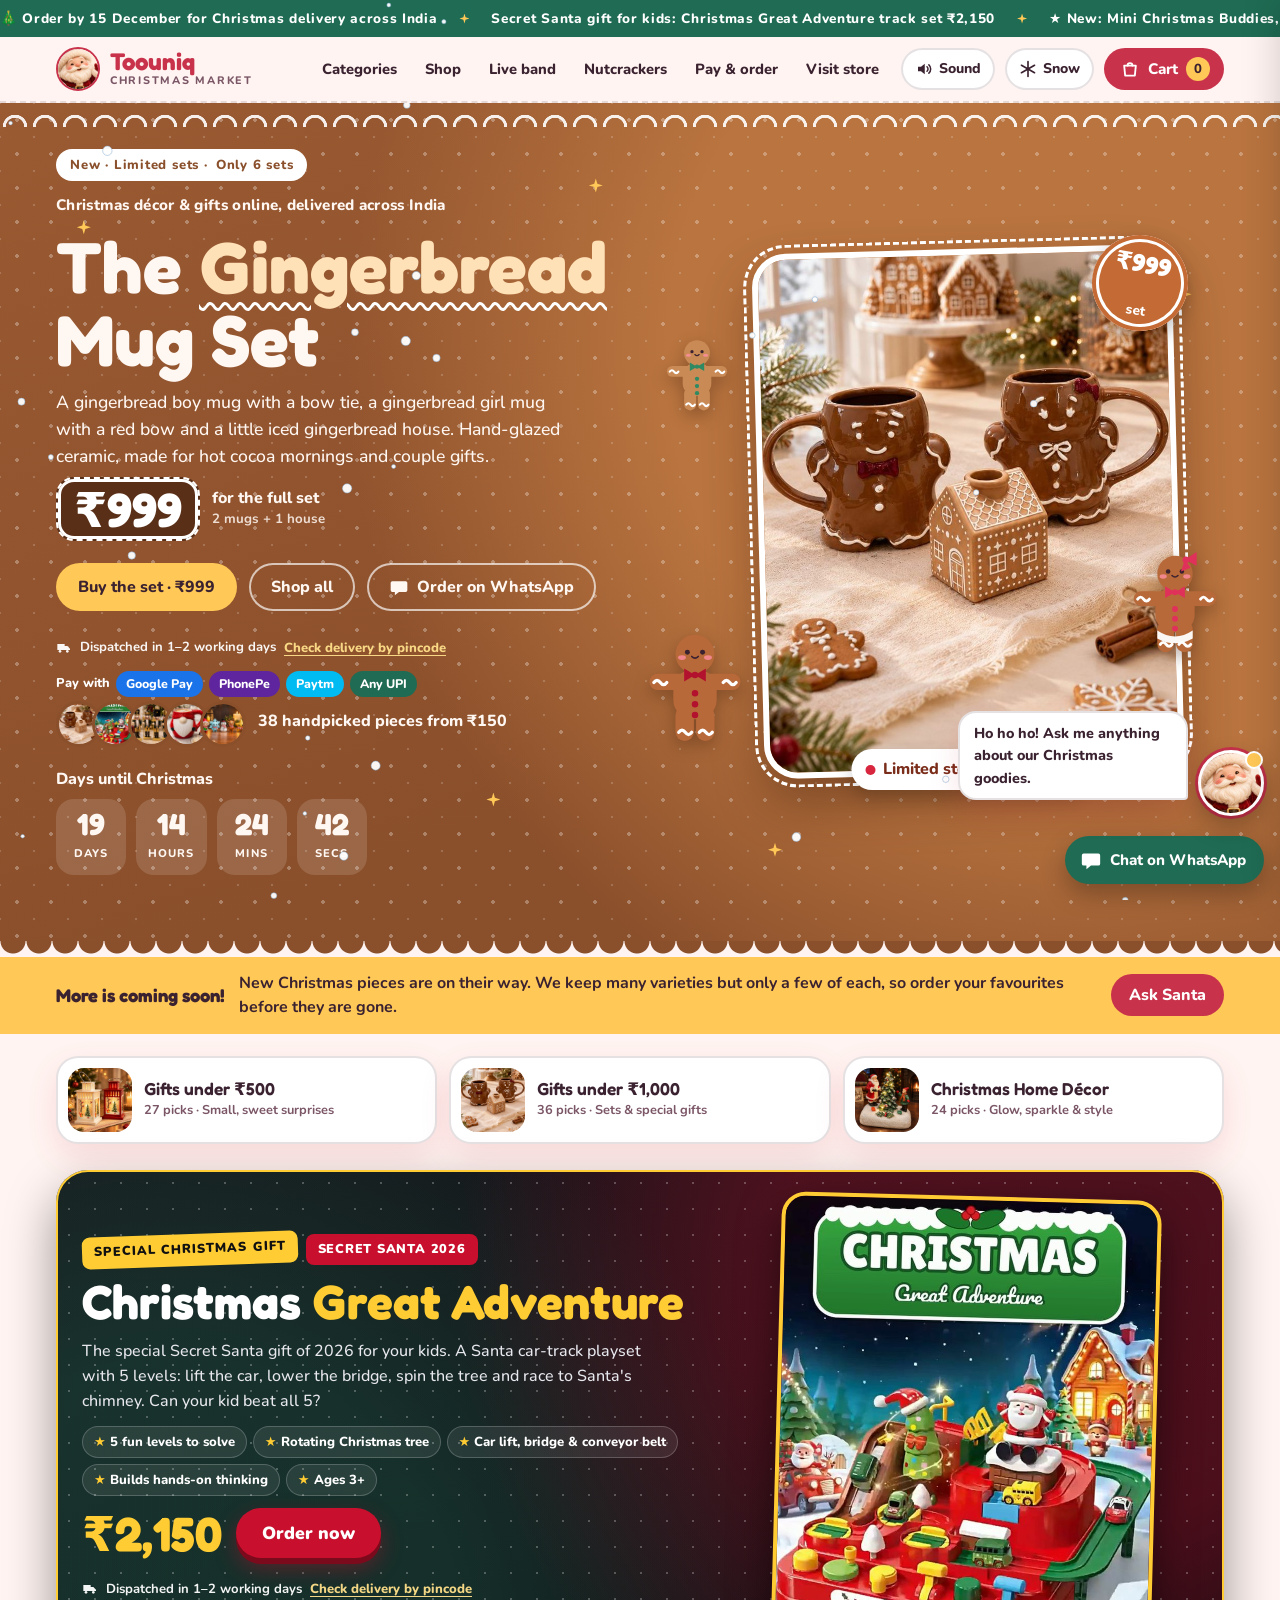
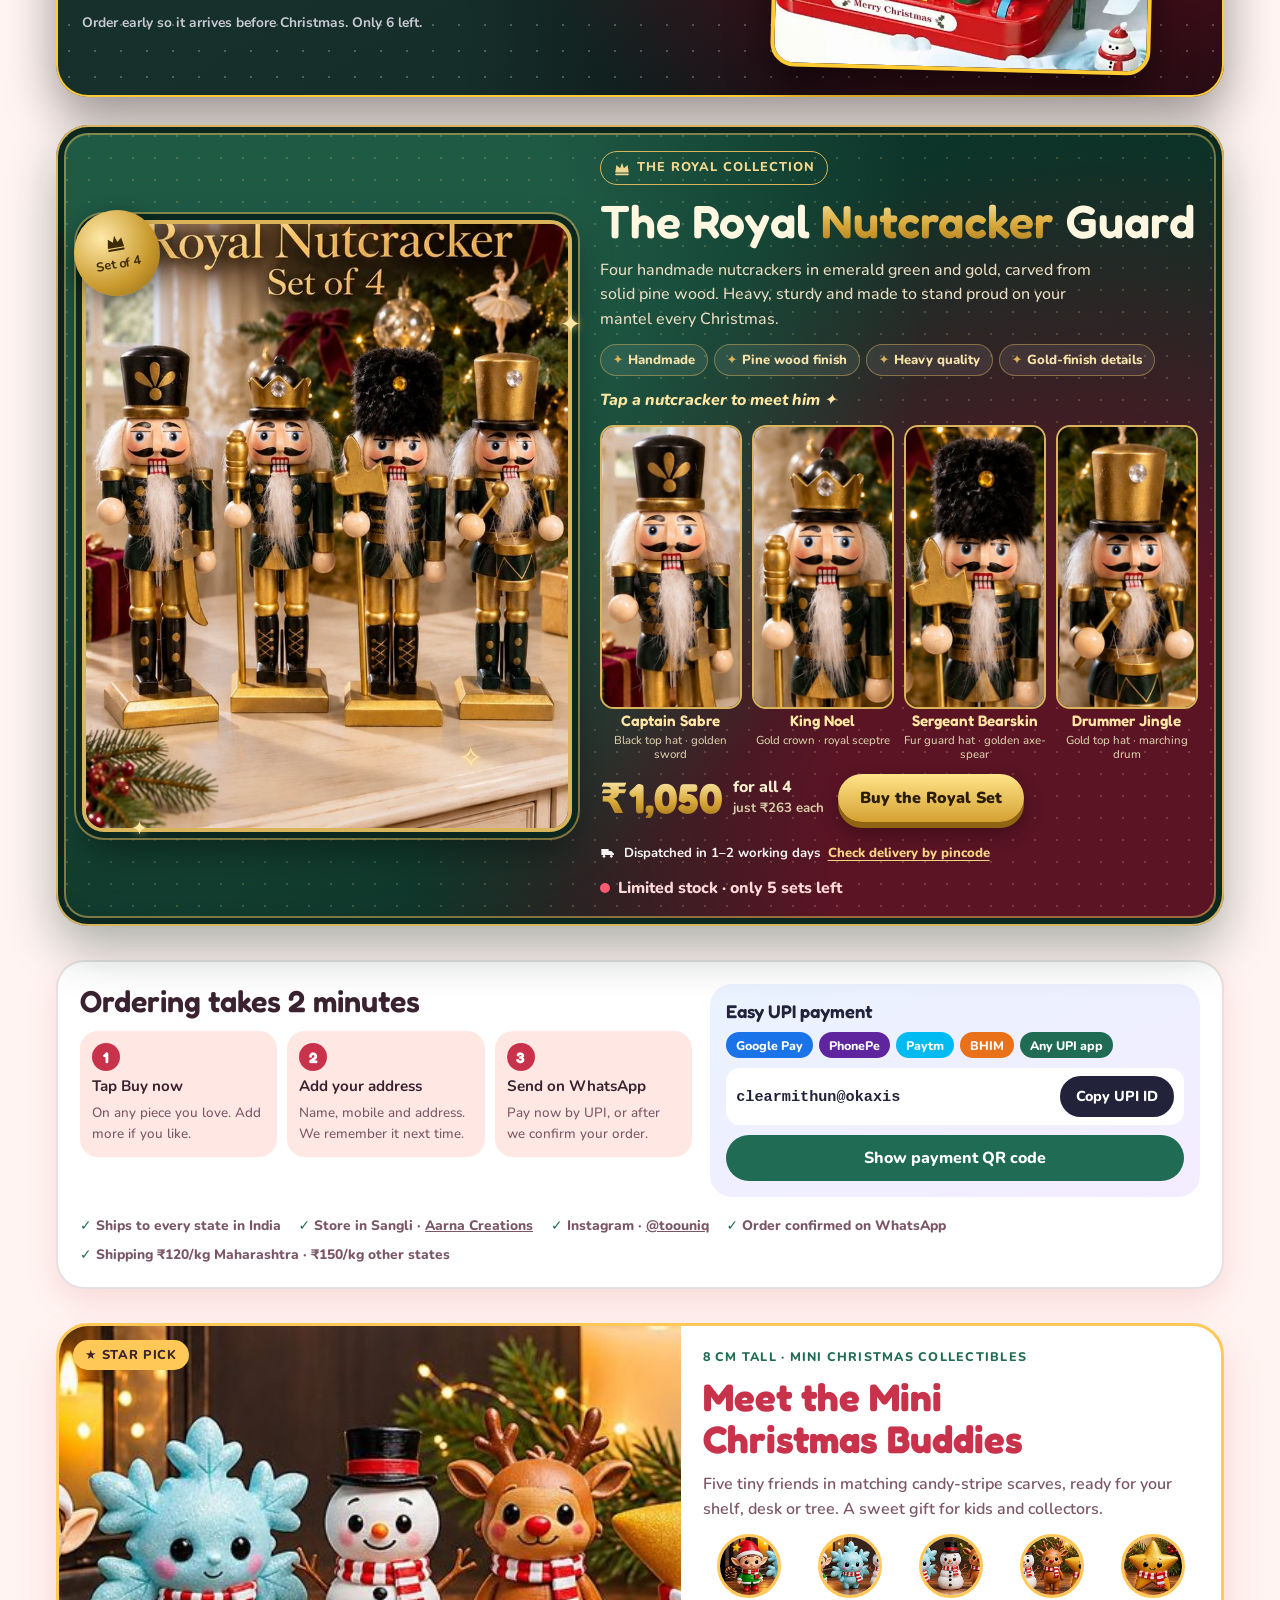
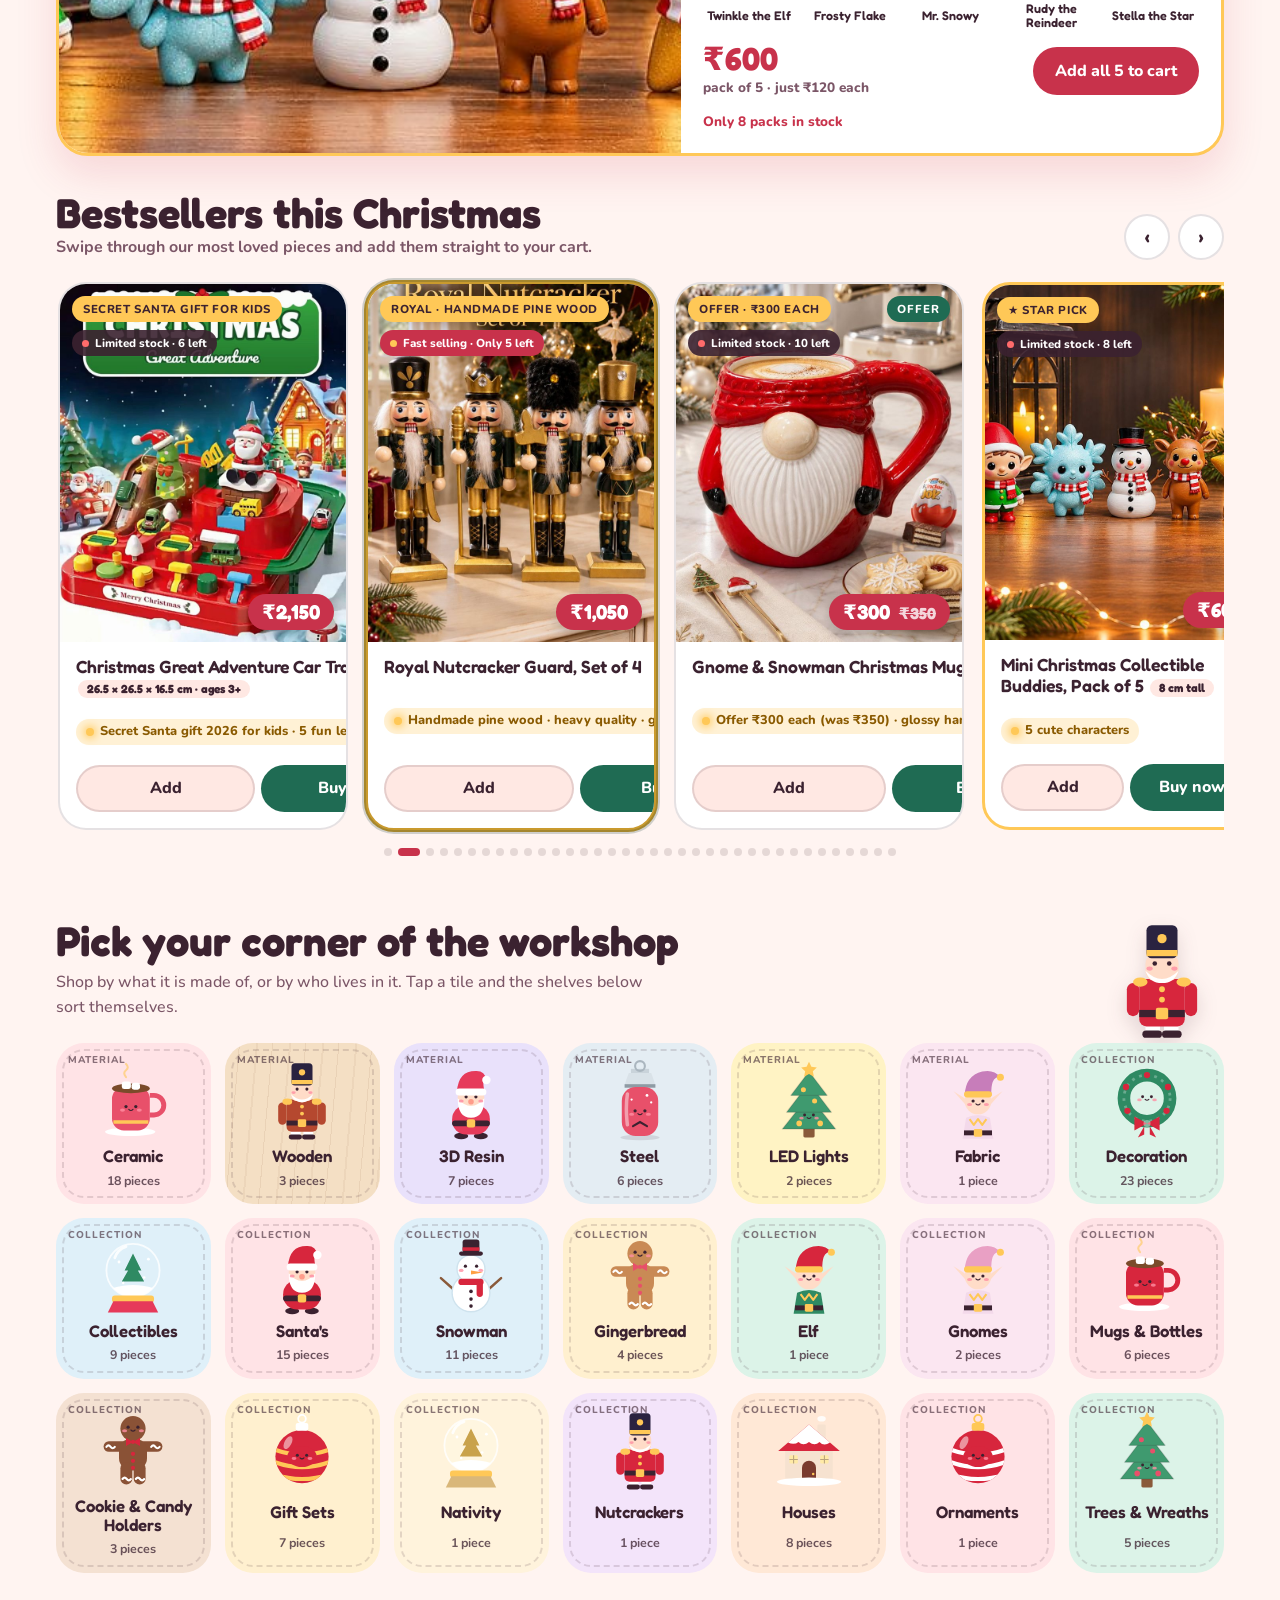
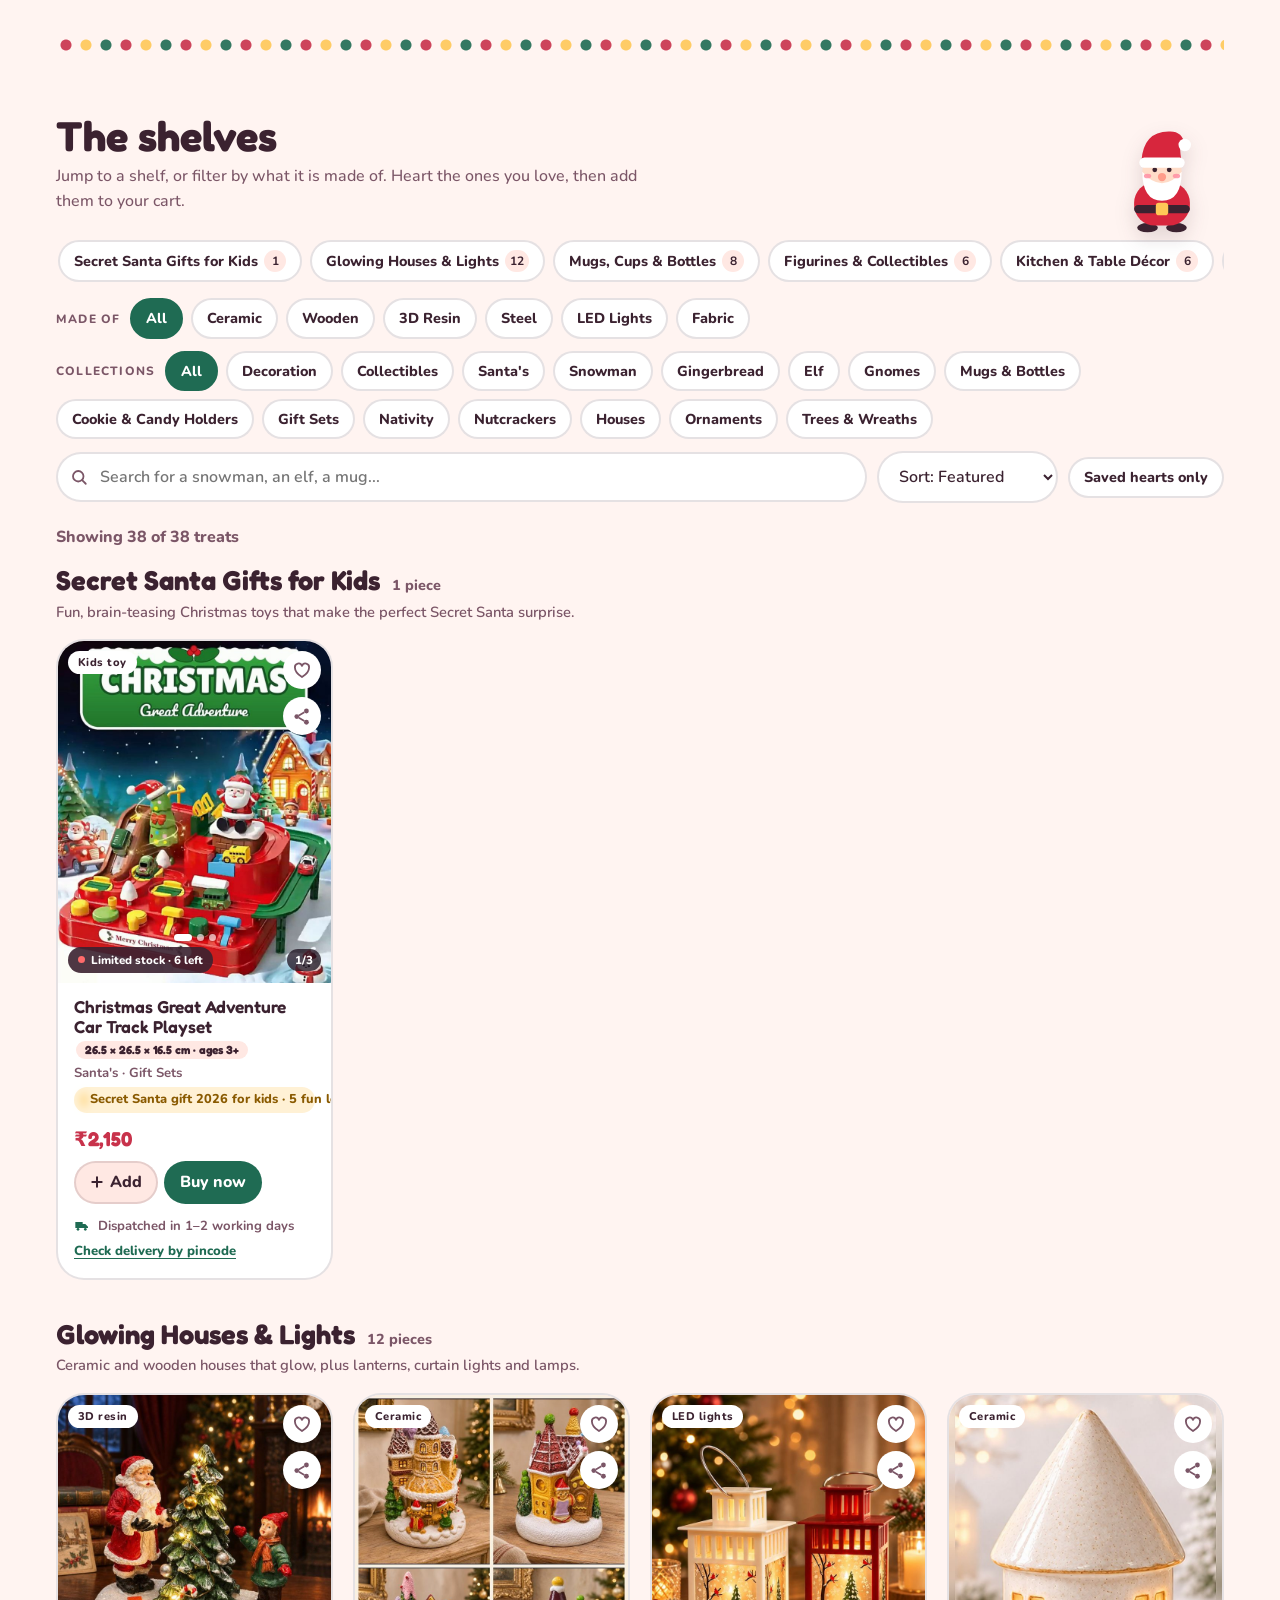
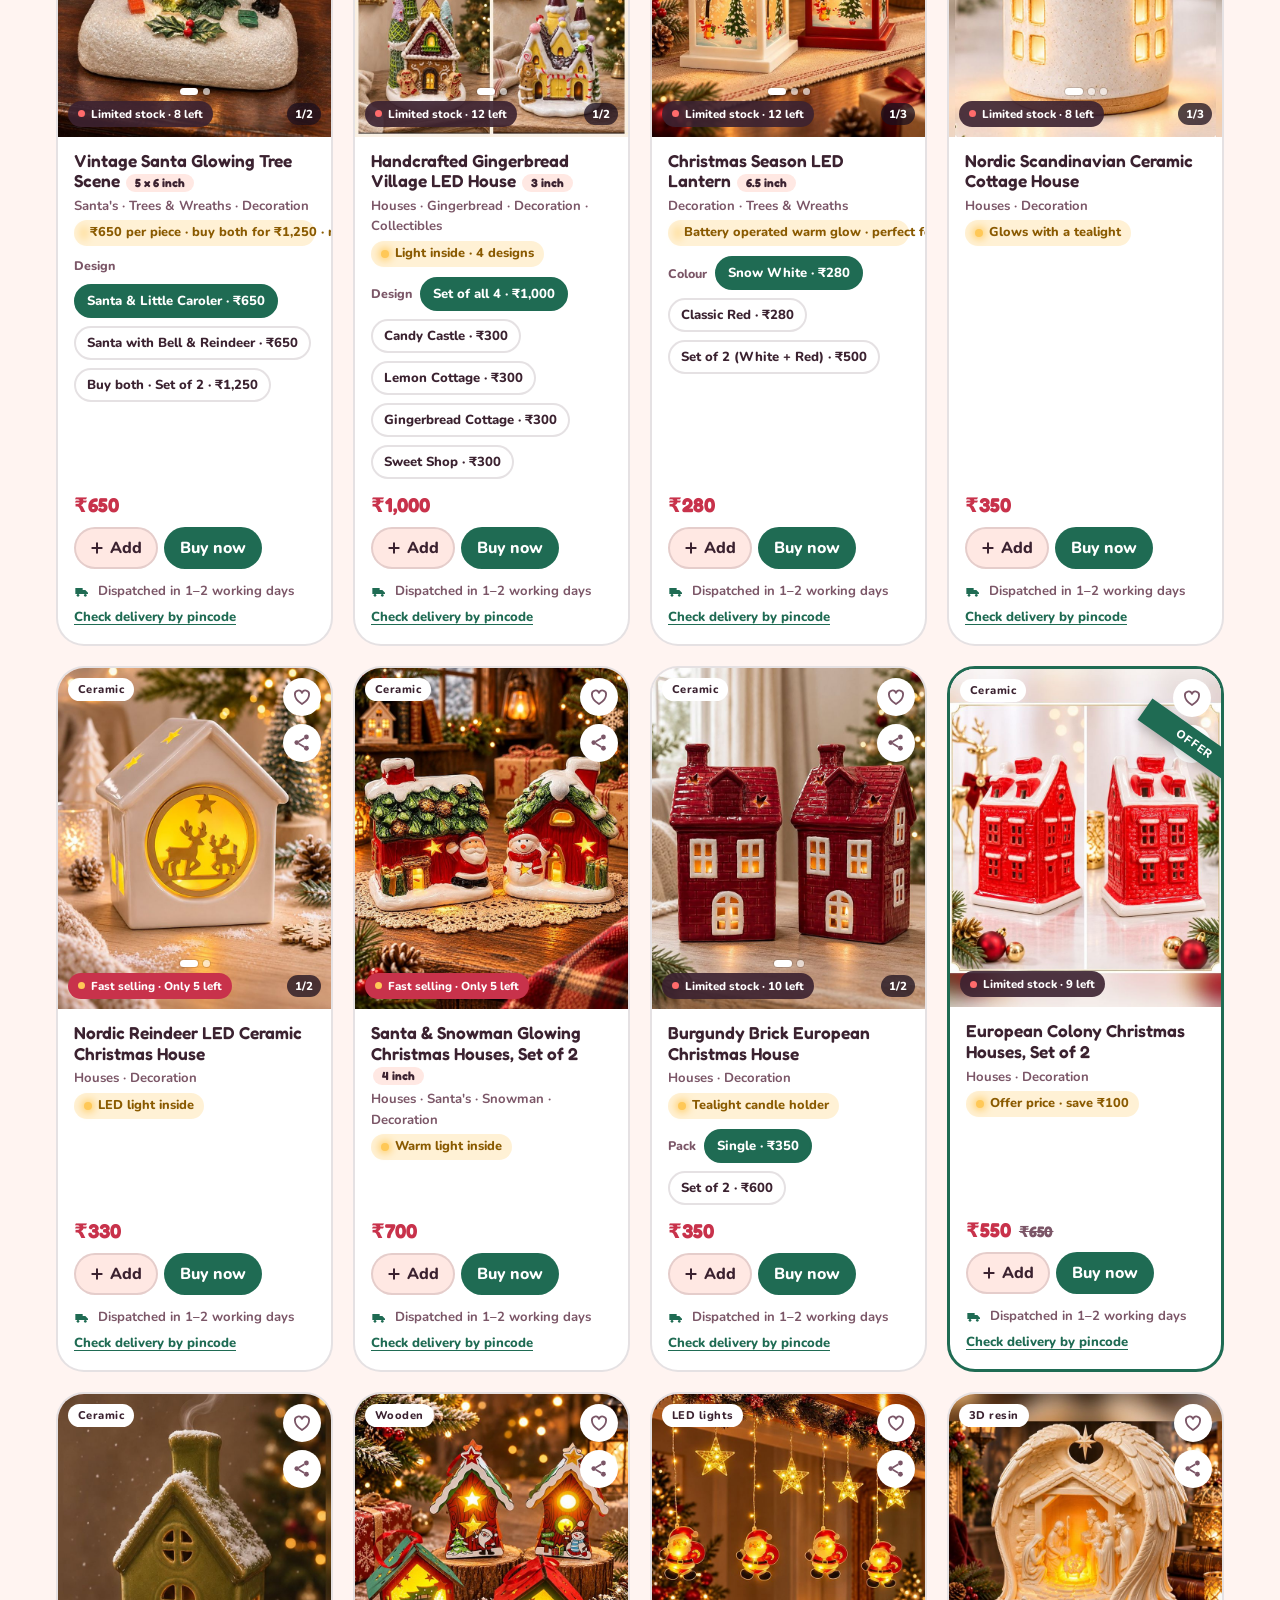
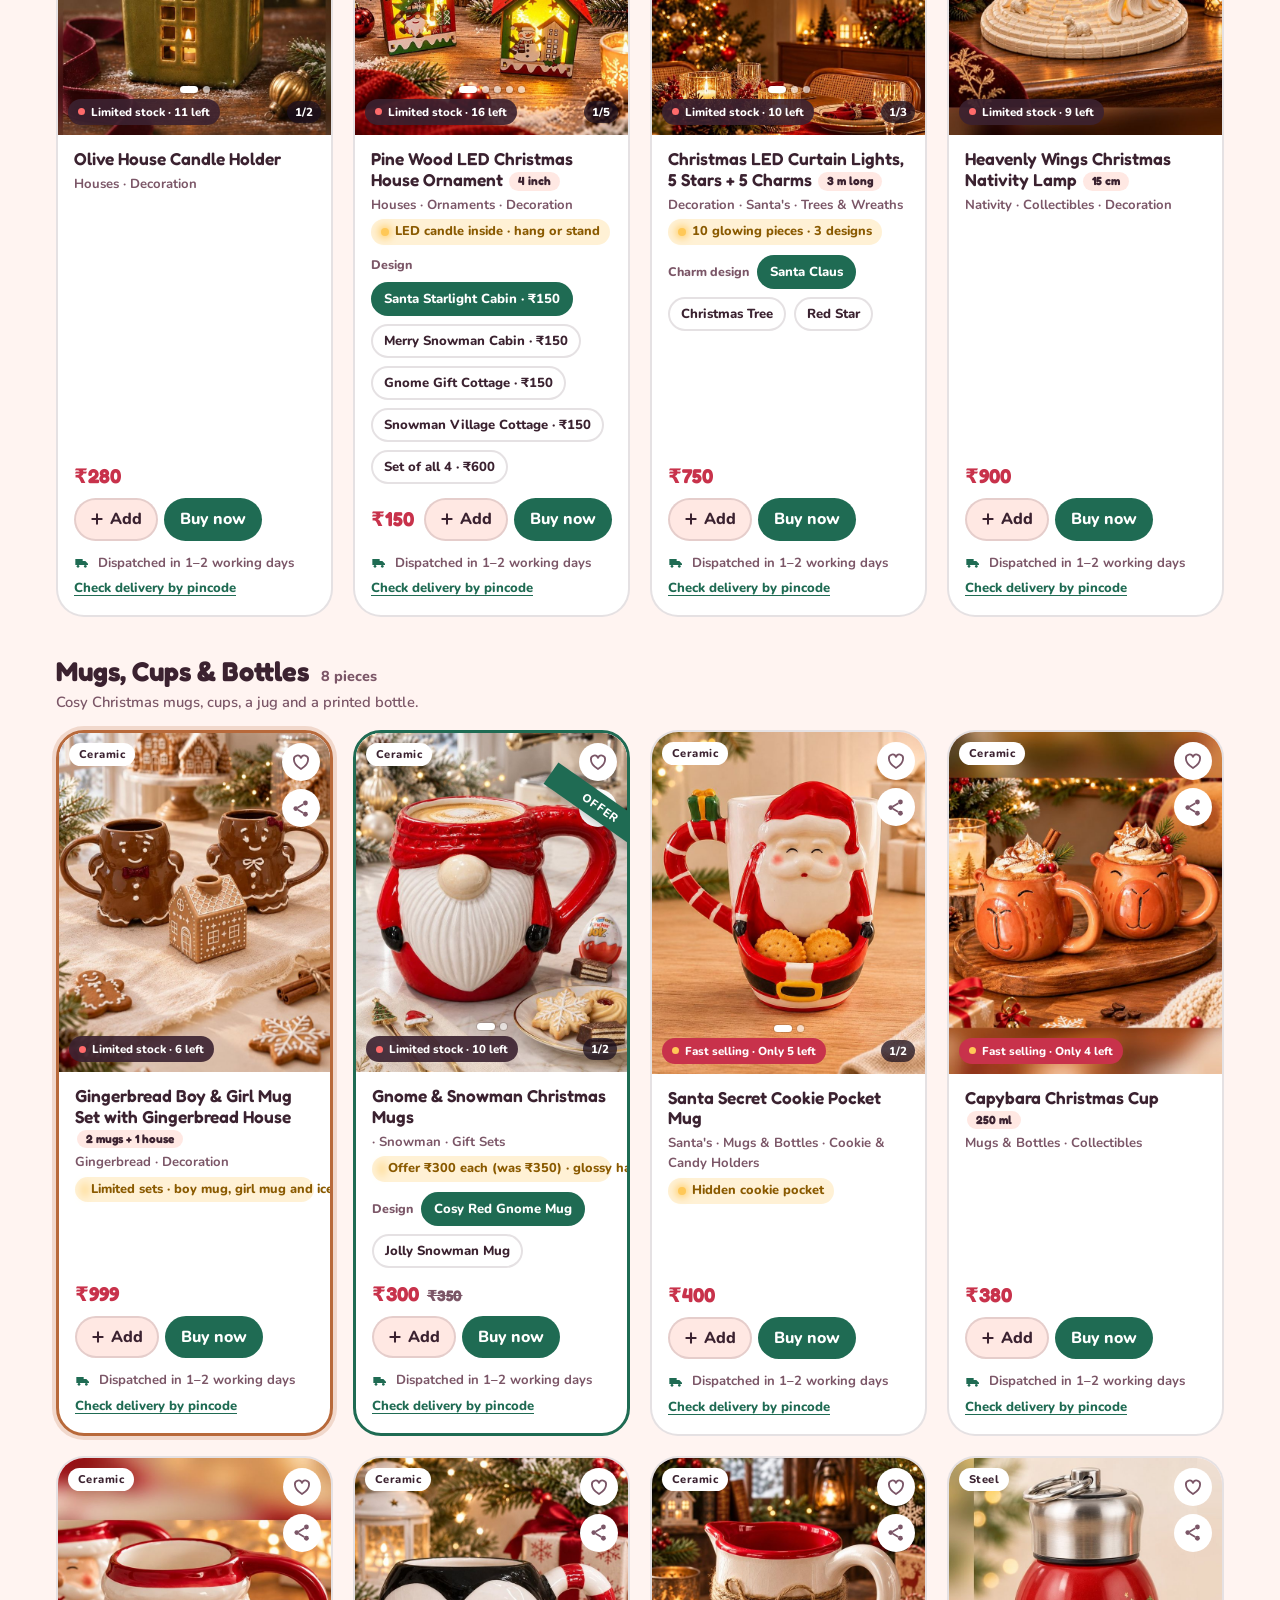
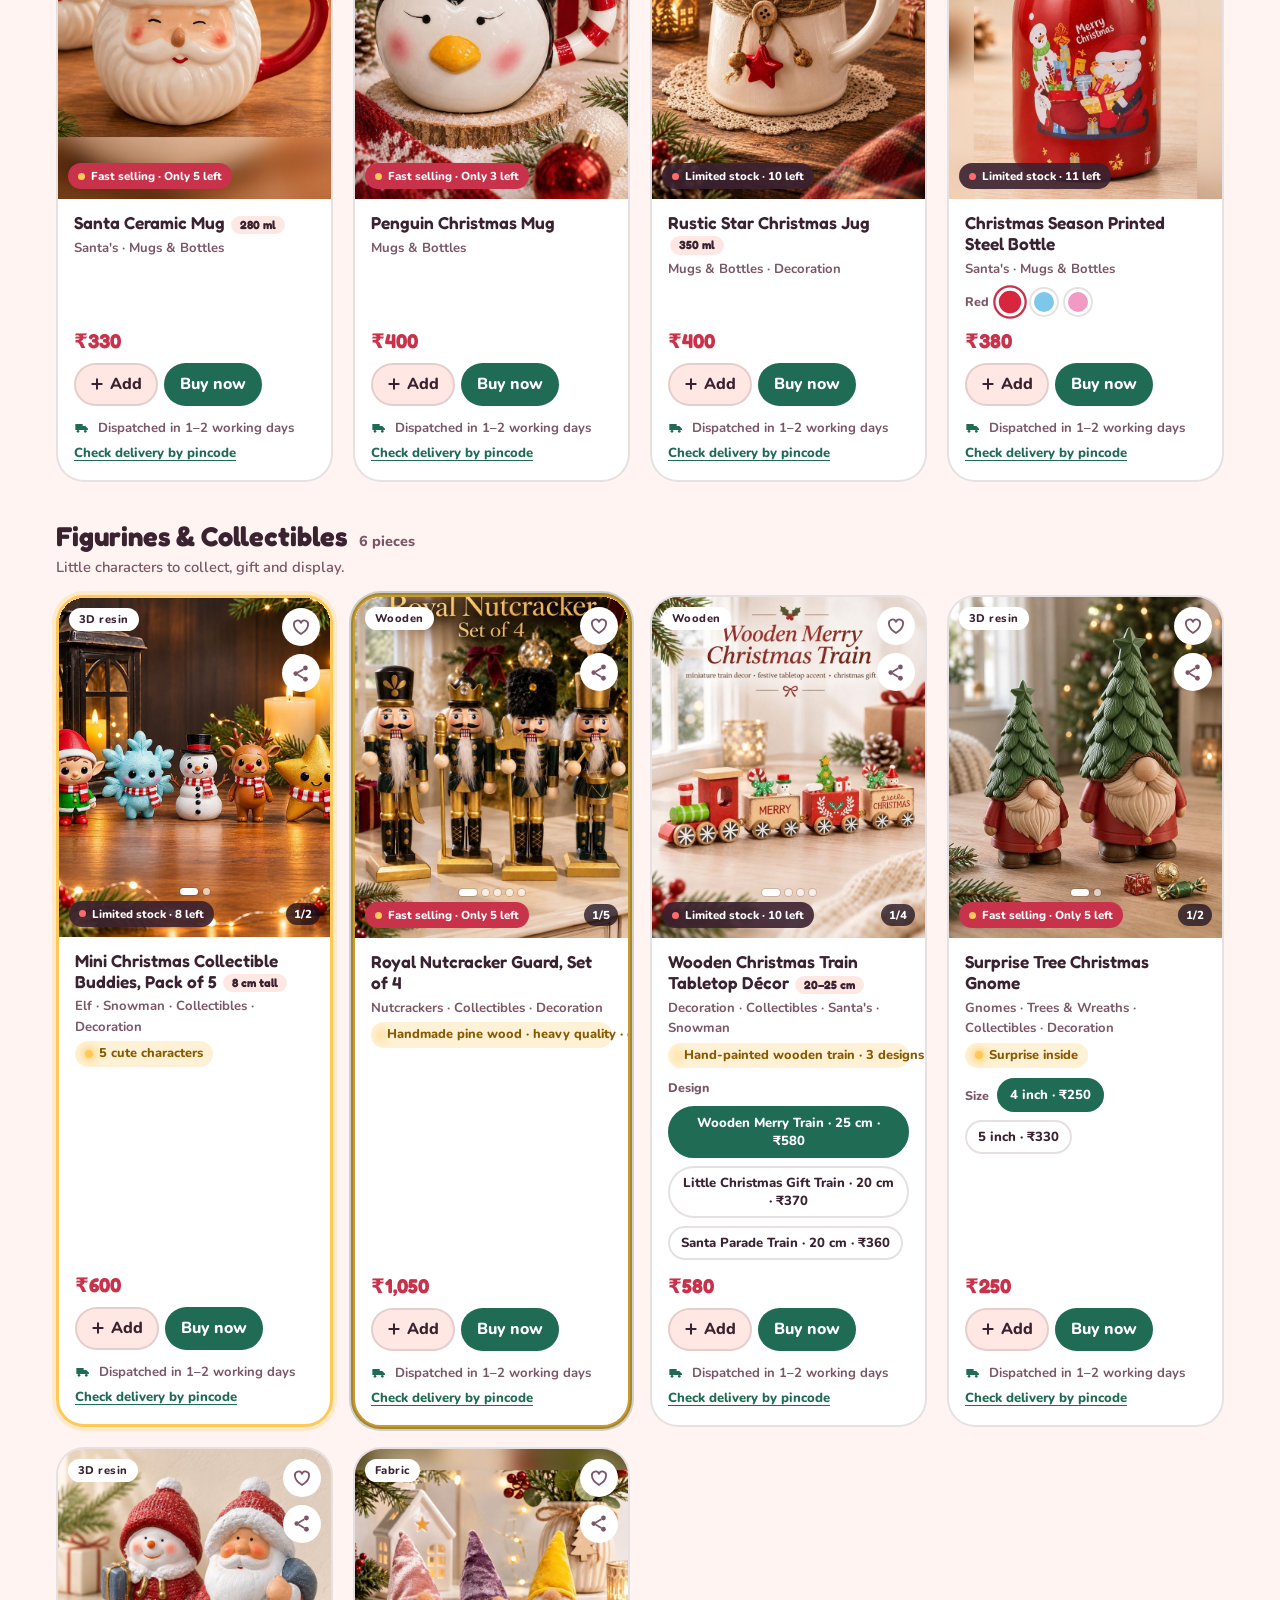
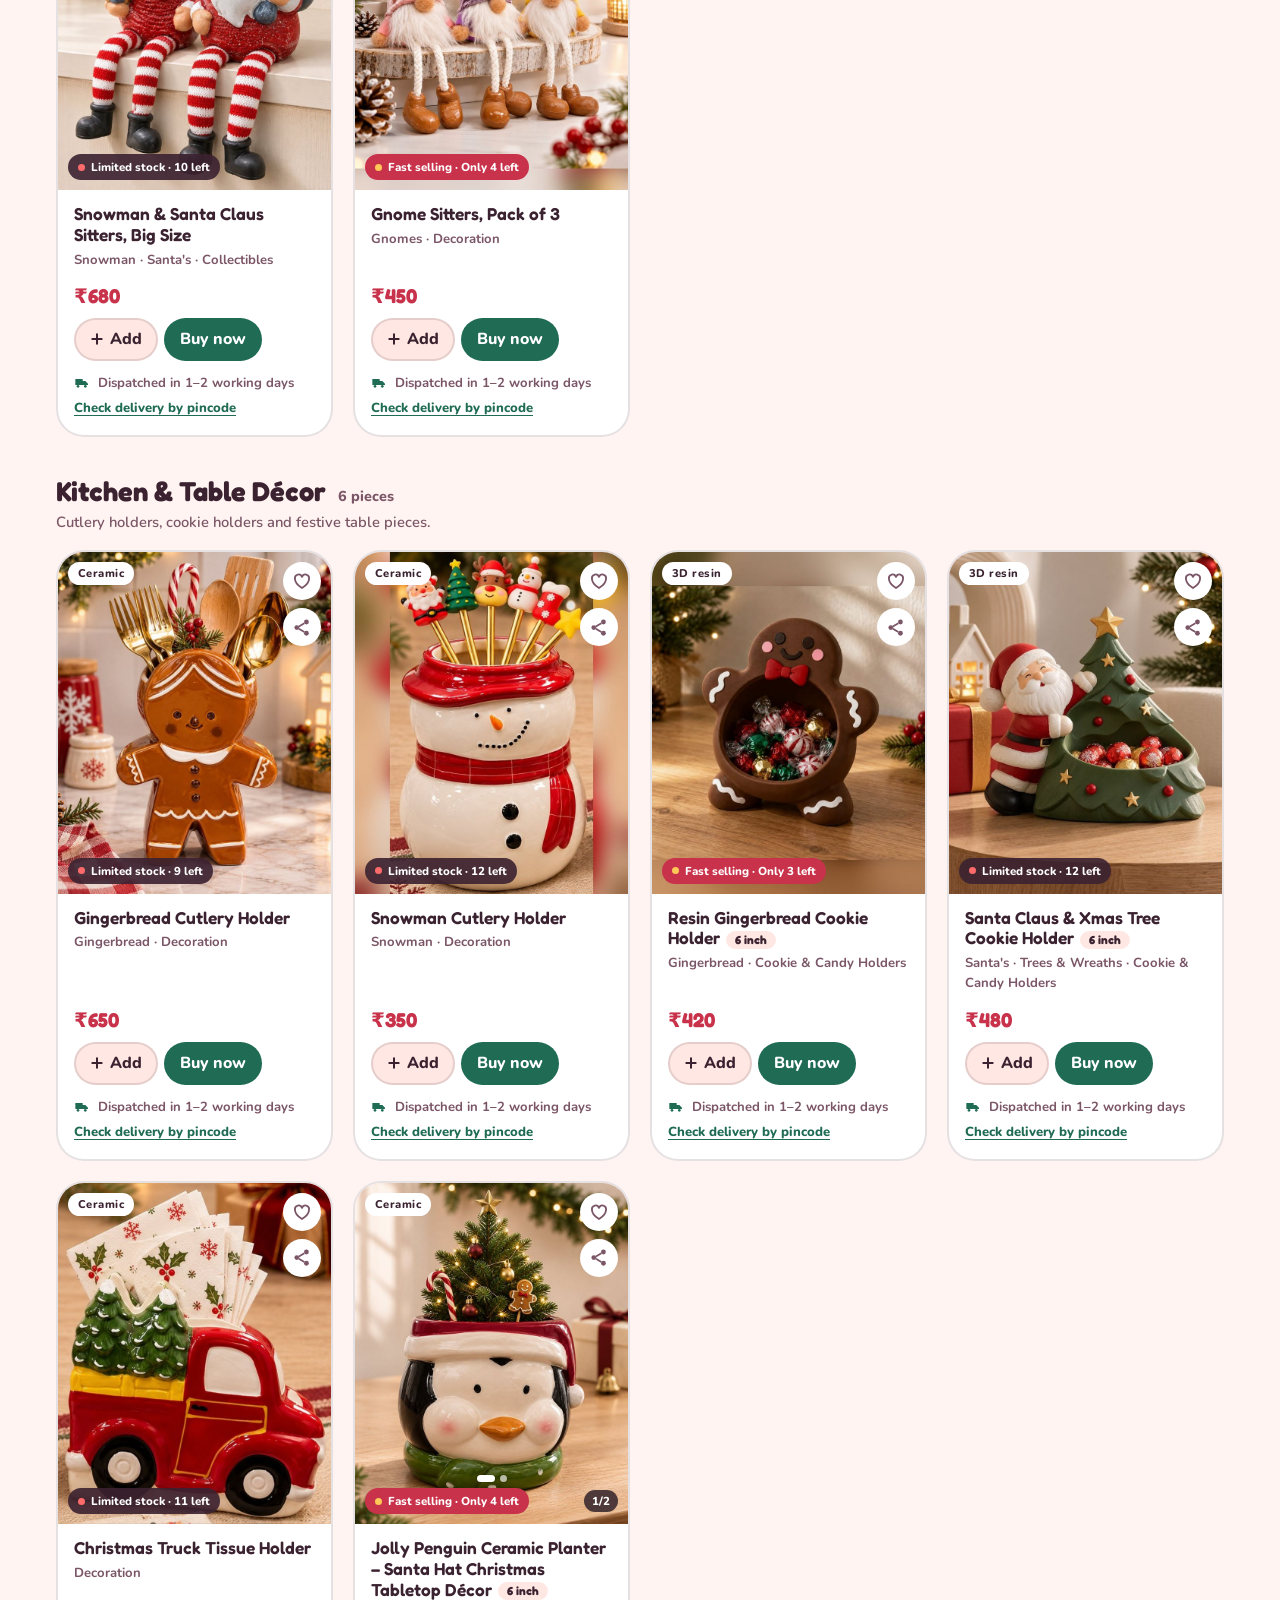
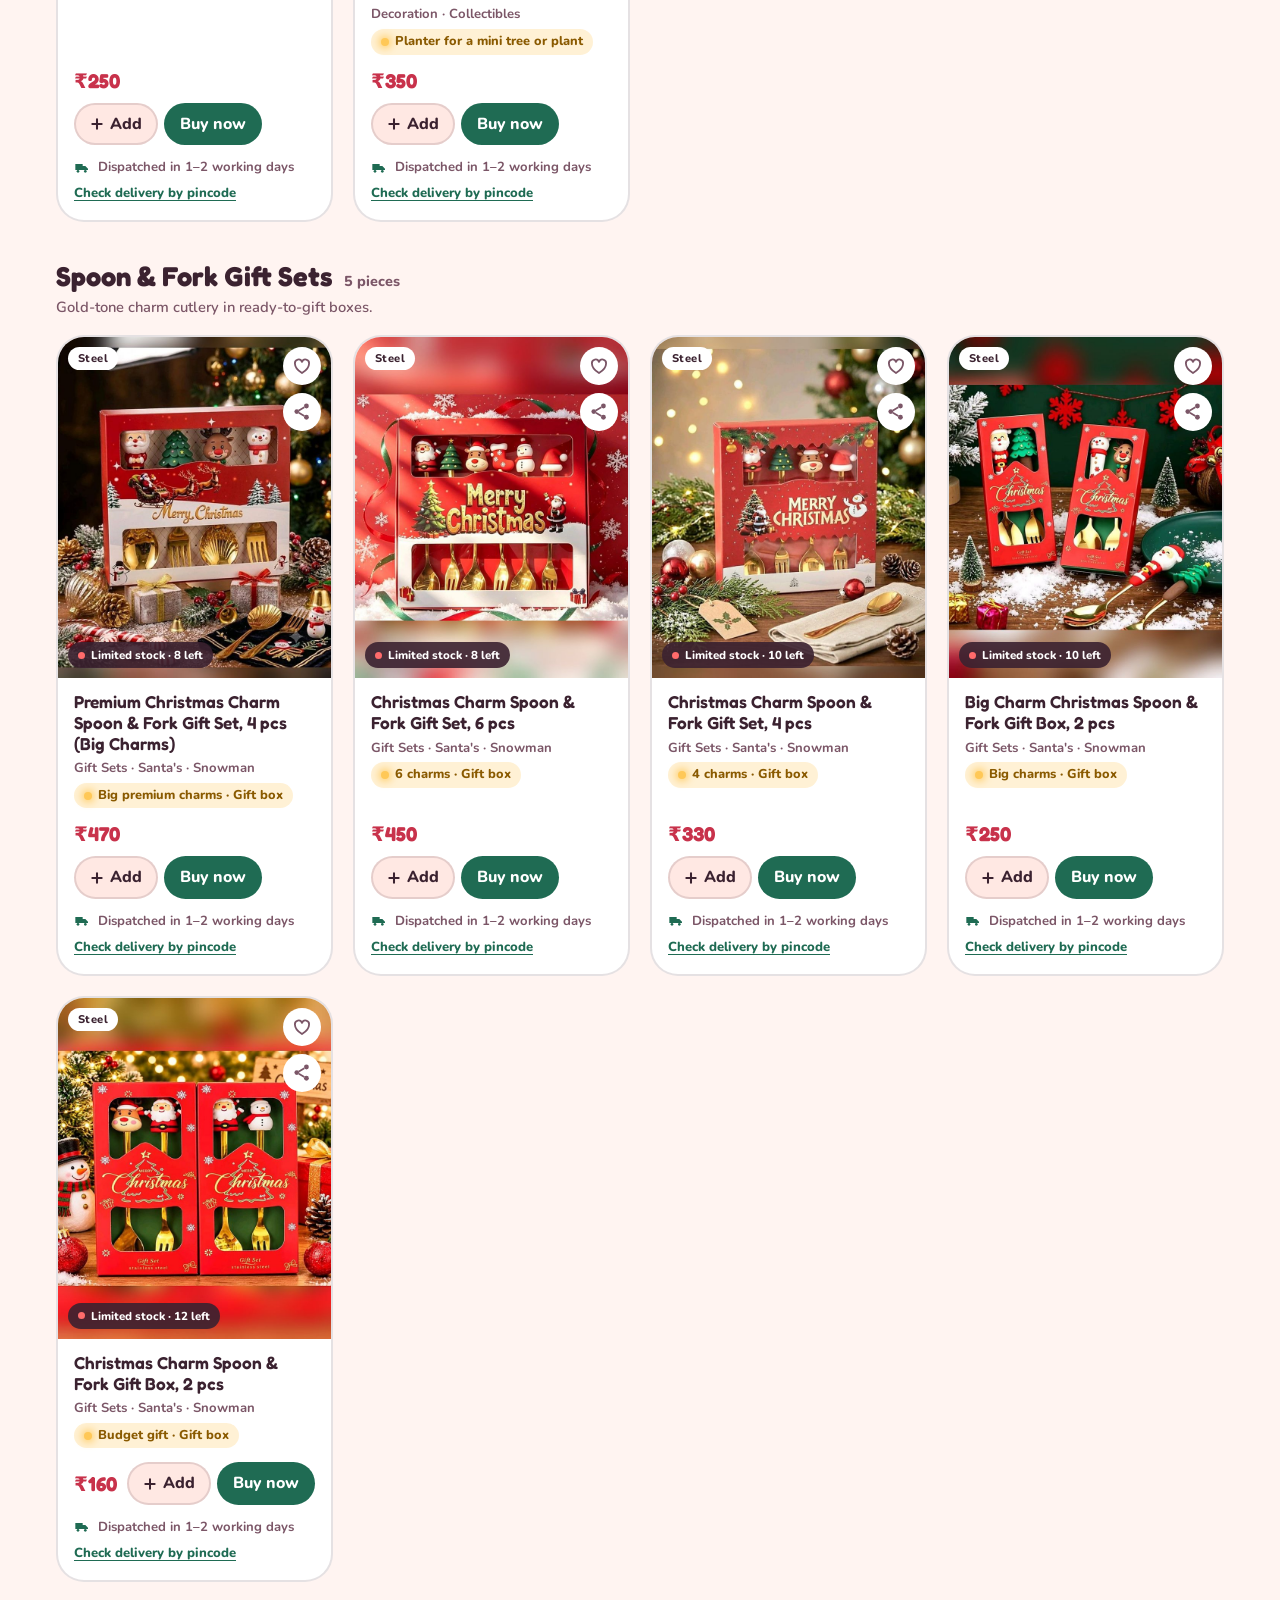
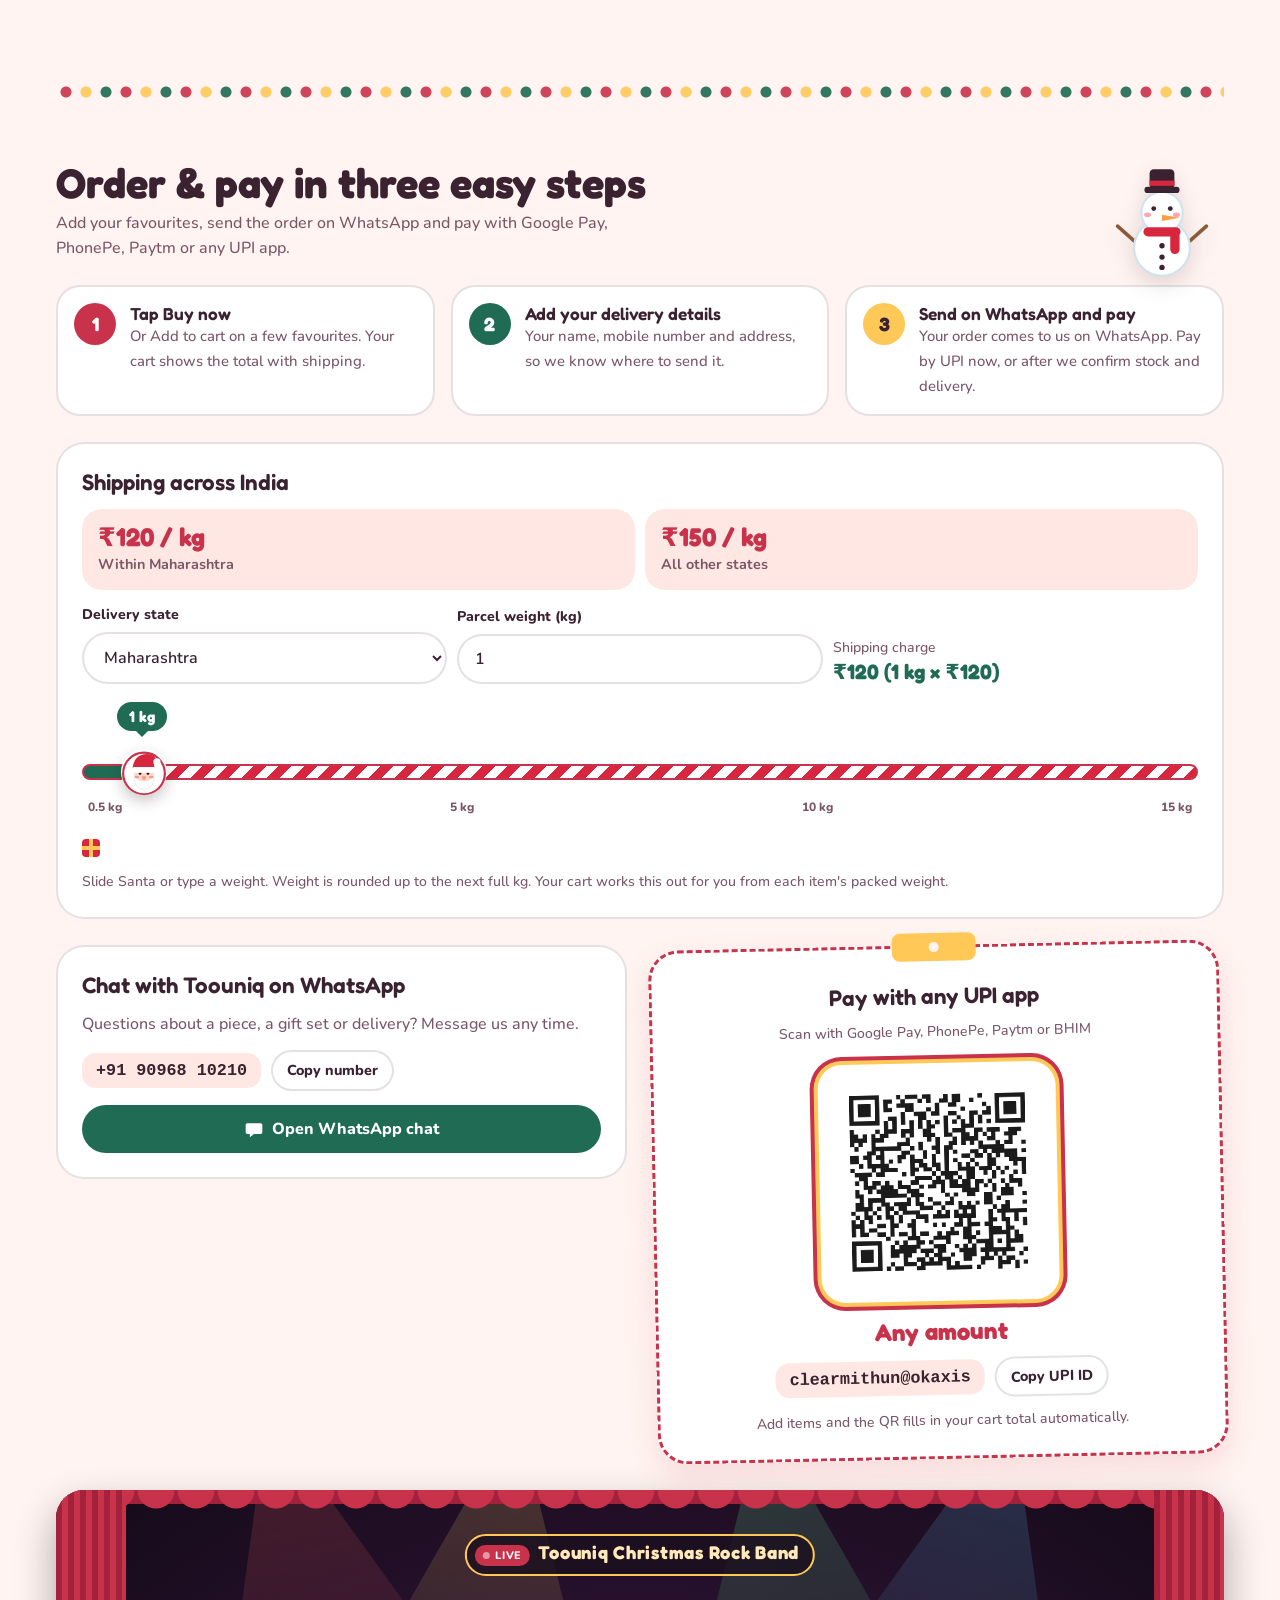
<file: index.html>
<!doctype html>
<html lang="en-IN">
<head>
<meta charset="utf-8">
<meta name="viewport" content="width=device-width, initial-scale=1, viewport-fit=cover">
<title>Christmas Décor & Gifts Online India | Toouniq Christmas Market</title>
<meta name="google-site-verification" content="cfsm601fAoaYBKJJPz8vXplzFLbkY0ksIFN2M74nqmc">
<meta name="description" content="Cute Christmas décor &amp; gifts from ₹150: glowing ceramic houses, mugs, resin gnomes, LED lanterns. Delivered to Mumbai, Delhi, Bengaluru, Chennai &amp; all India. Order on WhatsApp.">
<link rel="canonical" href="https://toouniq.github.io/toouniqxmas-/">
<meta name="theme-color" content="#c8324b">
<meta property="og:type" content="website">
<meta property="og:site_name" content="Toouniq Christmas Market">
<meta property="og:title" content="Toouniq: Christmas décor &amp; gifts delivered across India">
<meta property="og:description" content="Cute Christmas décor &amp; gifts from ₹150: glowing ceramic houses, mugs, resin gnomes, LED lanterns. Delivered to Mumbai, Delhi, Bengaluru, Chennai &amp; all India. Order on WhatsApp.">
<meta property="og:url" content="https://toouniq.github.io/toouniqxmas-/">
<meta property="og:image" content="https://toouniq.github.io/toouniqxmas-/og.jpg">
<meta property="og:image:width" content="1200">
<meta property="og:image:height" content="630">
<meta property="og:locale" content="en_IN">
<meta name="geo.region" content="IN-MH">
<meta name="geo.placename" content="Sangli">
<meta name="geo.position" content="16.8581975;74.5740343">
<meta name="ICBM" content="16.8581975, 74.5740343">
<meta name="twitter:card" content="summary_large_image">
<meta name="twitter:image" content="https://toouniq.github.io/toouniqxmas-/og.jpg">
<link rel="icon" href="img/santa-avatar.jpg">
<link rel="apple-touch-icon" href="img/santa-avatar.jpg">
<link rel="preload" as="image" href="img/gingerbread-mug-set.jpg">
<link rel="dns-prefetch" href="https://www.googletagmanager.com">
<script type="application/ld+json">{"@context": "https://schema.org", "@graph": [{"@type": "OnlineStore", "@id": "https://toouniq.github.io/toouniqxmas-/#shop", "name": "Toouniq Christmas Market", "alternateName": ["Toouniq", "Toouniq Christmas", "toouniq"], "url": "https://toouniq.github.io/toouniqxmas-/", "image": "https://toouniq.github.io/toouniqxmas-/og.jpg", "logo": "https://toouniq.github.io/toouniqxmas-/img/toouniq-logo.jpg", "description": "Cute Christmas décor and gifts: ceramic Christmas houses, mugs, 3D resin gnomes and Santas. Order on WhatsApp, pay by UPI, shipping across India. Physical store: Aarna Creations, Sangli.", "priceRange": "₹150 - ₹1000", "currenciesAccepted": "INR", "paymentAccepted": "UPI, Google Pay, PhonePe, Paytm", "telephone": "+91-9096810210", "sameAs": ["https://www.instagram.com/toouniq/"], "areaServed": {"@type": "Country", "name": "India"}, "address": {"@type": "PostalAddress", "addressLocality": "Sangli", "addressRegion": "Maharashtra", "addressCountry": "IN"}, "contactPoint": {"@type": "ContactPoint", "telephone": "+91-9096810210", "contactType": "sales", "availableLanguage": ["English", "Hindi", "Marathi"]}, "department": {"@id": "https://toouniq.github.io/toouniqxmas-/#store"}, "founder": [{"@type": "Person", "name": "Mithun Shah"}, {"@type": "Person", "name": "Rashmi Shah"}]}, {"@type": "Store", "@id": "https://toouniq.github.io/toouniqxmas-/#store", "name": "Aarna Creations", "alternateName": "Aarna Creations Sangli · Toouniq Christmas store", "url": "https://toouniq.github.io/toouniqxmas-/#store", "image": "https://toouniq.github.io/toouniqxmas-/og.jpg", "description": "Physical store in Sangli, Maharashtra for Toouniq Christmas décor and gifts: ceramic Christmas houses, mugs, gnomes and more.", "priceRange": "₹150 - ₹1000", "sameAs": ["https://www.instagram.com/toouniq/"], "hasMap": "https://maps.app.goo.gl/FKpYqjHd3P21dk3g6", "telephone": ["+91-9850666440", "+91-9096810210"], "founder": [{"@type": "Person", "name": "Mithun Shah"}, {"@type": "Person", "name": "Rashmi Shah"}], "address": {"@type": "PostalAddress", "streetAddress": "529, Mali Galli, Opposite Sangli Urban Bank", "addressLocality": "Sangli", "addressRegion": "Maharashtra", "addressCountry": "IN"}, "geo": {"@type": "GeoCoordinates", "latitude": 16.8581975, "longitude": 74.5740343}, "parentOrganization": {"@id": "https://toouniq.github.io/toouniqxmas-/#shop"}}, {"@type": "ItemList", "name": "Christmas décor", "itemListElement": [{"@type": "ListItem", "position": 1, "item": {"@type": "Product", "name": "Snowman Cutlery Holder", "description": "Snowman Cutlery Holder: cute ceramic Christmas décor from Toouniq. A lovely Christmas gift and home decoration. Limited stock, order on WhatsApp, shipping across India.", "material": "ceramic", "image": "https://toouniq.github.io/toouniqxmas-/img/snowman-cutlery-holder.jpg", "brand": {"@type": "Brand", "name": "Toouniq"}, "offers": {"@type": "Offer", "priceCurrency": "INR", "price": "350", "availability": "https://schema.org/InStock", "url": "https://toouniq.github.io/toouniqxmas-/#snowman-cutlery-holder"}, "url": "https://toouniq.github.io/toouniqxmas-/#snowman-cutlery-holder"}}, {"@type": "ListItem", "position": 2, "item": {"@type": "Product", "name": "Christmas Truck Tissue Holder", "description": "Christmas Truck Tissue Holder: cute ceramic Christmas décor from Toouniq. A lovely Christmas gift and home decoration. Limited stock, order on WhatsApp, shipping across India.", "material": "ceramic", "image": "https://toouniq.github.io/toouniqxmas-/img/christmas-truck-tissue-holder.jpg", "brand": {"@type": "Brand", "name": "Toouniq"}, "offers": {"@type": "Offer", "priceCurrency": "INR", "price": "250", "availability": "https://schema.org/InStock", "url": "https://toouniq.github.io/toouniqxmas-/#christmas-truck-tissue-holder"}, "url": "https://toouniq.github.io/toouniqxmas-/#christmas-truck-tissue-holder"}}, {"@type": "ListItem", "position": 3, "item": {"@type": "Product", "name": "Penguin Christmas Mug", "description": "Penguin Christmas Mug: cute ceramic Christmas décor from Toouniq. A lovely Christmas gift and home decoration. Limited stock, order on WhatsApp, shipping across India.", "material": "ceramic", "image": "https://toouniq.github.io/toouniqxmas-/img/penguin-christmas-mug.jpg", "brand": {"@type": "Brand", "name": "Toouniq"}, "offers": {"@type": "Offer", "priceCurrency": "INR", "price": "400", "availability": "https://schema.org/InStock", "url": "https://toouniq.github.io/toouniqxmas-/#penguin-christmas-mug"}, "url": "https://toouniq.github.io/toouniqxmas-/#penguin-christmas-mug"}}, {"@type": "ListItem", "position": 4, "item": {"@type": "Product", "name": "Olive House Candle Holder", "description": "Olive House Candle Holder: cute ceramic Christmas décor from Toouniq. A lovely Christmas gift and home decoration. Limited stock, order on WhatsApp, shipping across India.", "material": "ceramic", "image": "https://toouniq.github.io/toouniqxmas-/img/olive-house-candle-holder.jpg", "brand": {"@type": "Brand", "name": "Toouniq"}, "offers": {"@type": "Offer", "priceCurrency": "INR", "price": "280", "availability": "https://schema.org/InStock", "url": "https://toouniq.github.io/toouniqxmas-/#olive-house-candle-holder"}, "url": "https://toouniq.github.io/toouniqxmas-/#olive-house-candle-holder"}}, {"@type": "ListItem", "position": 5, "item": {"@type": "Product", "name": "Gingerbread Boy & Girl Mug Set with Gingerbread House", "description": "Gingerbread Boy & Girl Mug Set with Gingerbread House (2 mugs + 1 house): cute ceramic Christmas décor from Toouniq. A lovely Christmas gift and home decoration. Limited stock, order on WhatsApp, shipping across India.", "material": "ceramic", "image": "https://toouniq.github.io/toouniqxmas-/img/gingerbread-mug-set.jpg", "brand": {"@type": "Brand", "name": "Toouniq"}, "offers": {"@type": "Offer", "priceCurrency": "INR", "price": "999", "availability": "https://schema.org/InStock", "url": "https://toouniq.github.io/toouniqxmas-/#gingerbread-boy-girl-mug-set-with-gingerbread-house"}, "url": "https://toouniq.github.io/toouniqxmas-/#gingerbread-boy-girl-mug-set-with-gingerbread-house"}}, {"@type": "ListItem", "position": 6, "item": {"@type": "Product", "name": "Royal Nutcracker Guard, Set of 4", "description": "Royal Nutcracker Guard, Set of 4: cute wooden Christmas décor from Toouniq. A lovely Christmas gift and home decoration. Limited stock, order on WhatsApp, shipping across India.", "material": "wooden", "image": "https://toouniq.github.io/toouniqxmas-/img/royal-nutcracker-set.jpg", "brand": {"@type": "Brand", "name": "Toouniq"}, "offers": {"@type": "Offer", "priceCurrency": "INR", "price": "1050", "availability": "https://schema.org/InStock", "url": "https://toouniq.github.io/toouniqxmas-/#royal-nutcracker-guard-set-of-4"}, "url": "https://toouniq.github.io/toouniqxmas-/#royal-nutcracker-guard-set-of-4"}}, {"@type": "ListItem", "position": 7, "item": {"@type": "Product", "name": "Vintage Santa Glowing Tree Scene", "description": "Vintage Santa Glowing Tree Scene (5 x 6 inch): cute 3D resin Christmas décor from Toouniq. A lovely Christmas gift and home decoration. Limited stock, order on WhatsApp, shipping across India.", "material": "3D resin", "image": "https://toouniq.github.io/toouniqxmas-/img/santa-scene-caroler.jpg", "brand": {"@type": "Brand", "name": "Toouniq"}, "offers": {"@type": "Offer", "priceCurrency": "INR", "price": "650", "availability": "https://schema.org/InStock", "url": "https://toouniq.github.io/toouniqxmas-/#vintage-santa-glowing-tree-scene"}, "url": "https://toouniq.github.io/toouniqxmas-/#vintage-santa-glowing-tree-scene"}}, {"@type": "ListItem", "position": 8, "item": {"@type": "Product", "name": "Christmas Great Adventure Car Track Playset", "description": "Christmas Great Adventure Car Track Playset (26.5 × 26.5 × 16.5 cm · ages 3+): cute kids toy Christmas décor from Toouniq. A lovely Christmas gift and home decoration. Limited stock, order on WhatsApp, shipping across India.", "material": "kids toy", "image": "https://toouniq.github.io/toouniqxmas-/img/xmas-adventure-track.jpg", "brand": {"@type": "Brand", "name": "Toouniq"}, "offers": {"@type": "Offer", "priceCurrency": "INR", "price": "2150", "availability": "https://schema.org/InStock", "url": "https://toouniq.github.io/toouniqxmas-/#christmas-great-adventure-car-track-playset"}, "url": "https://toouniq.github.io/toouniqxmas-/#christmas-great-adventure-car-track-playset"}}, {"@type": "ListItem", "position": 9, "item": {"@type": "Product", "name": "Gnome & Snowman Christmas Mugs", "description": "Gnome & Snowman Christmas Mugs: cute ceramic Christmas décor from Toouniq. A lovely Christmas gift and home decoration. Limited stock, order on WhatsApp, shipping across India.", "material": "ceramic", "image": "https://toouniq.github.io/toouniqxmas-/img/gnome-mug.jpg", "brand": {"@type": "Brand", "name": "Toouniq"}, "offers": {"@type": "Offer", "priceCurrency": "INR", "price": "300", "availability": "https://schema.org/InStock", "url": "https://toouniq.github.io/toouniqxmas-/#gnome-snowman-christmas-mugs"}, "url": "https://toouniq.github.io/toouniqxmas-/#gnome-snowman-christmas-mugs"}}, {"@type": "ListItem", "position": 10, "item": {"@type": "Product", "name": "Gingerbread Cutlery Holder", "description": "Gingerbread Cutlery Holder: cute ceramic Christmas décor from Toouniq. A lovely Christmas gift and home decoration. Limited stock, order on WhatsApp, shipping across India.", "material": "ceramic", "image": "https://toouniq.github.io/toouniqxmas-/img/gingerbread-cutlery-holder.jpg", "brand": {"@type": "Brand", "name": "Toouniq"}, "offers": {"@type": "Offer", "priceCurrency": "INR", "price": "650", "availability": "https://schema.org/InStock", "url": "https://toouniq.github.io/toouniqxmas-/#gingerbread-cutlery-holder"}, "url": "https://toouniq.github.io/toouniqxmas-/#gingerbread-cutlery-holder"}}, {"@type": "ListItem", "position": 11, "item": {"@type": "Product", "name": "European Colony Christmas Houses, Set of 2", "description": "European Colony Christmas Houses, Set of 2: cute ceramic Christmas décor from Toouniq. A lovely Christmas gift and home decoration. Limited stock, order on WhatsApp, shipping across India.", "material": "ceramic", "image": "https://toouniq.github.io/toouniqxmas-/img/european-colony-houses.jpg", "brand": {"@type": "Brand", "name": "Toouniq"}, "offers": {"@type": "Offer", "priceCurrency": "INR", "price": "550", "availability": "https://schema.org/InStock", "url": "https://toouniq.github.io/toouniqxmas-/#european-colony-christmas-houses-set-of-2"}, "url": "https://toouniq.github.io/toouniqxmas-/#european-colony-christmas-houses-set-of-2"}}, {"@type": "ListItem", "position": 12, "item": {"@type": "Product", "name": "Snowman & Santa Claus Sitters, Big Size", "description": "Snowman & Santa Claus Sitters, Big Size: cute 3D resin Christmas décor from Toouniq. A lovely Christmas gift and home decoration. Limited stock, order on WhatsApp, shipping across India.", "material": "3D resin", "image": "https://toouniq.github.io/toouniqxmas-/img/snowman-santa-sitters.jpg", "brand": {"@type": "Brand", "name": "Toouniq"}, "offers": {"@type": "Offer", "priceCurrency": "INR", "price": "680", "availability": "https://schema.org/InStock", "url": "https://toouniq.github.io/toouniqxmas-/#snowman-santa-claus-sitters-big-size"}, "url": "https://toouniq.github.io/toouniqxmas-/#snowman-santa-claus-sitters-big-size"}}, {"@type": "ListItem", "position": 13, "item": {"@type": "Product", "name": "Mini Christmas Collectible Buddies, Pack of 5", "description": "Mini Christmas Collectible Buddies, Pack of 5 (8 cm tall): cute 3D resin Christmas décor from Toouniq. A lovely Christmas gift and home decoration. Limited stock, order on WhatsApp, shipping across India.", "material": "3D resin", "image": "https://toouniq.github.io/toouniqxmas-/img/mini-buddies.jpg", "brand": {"@type": "Brand", "name": "Toouniq"}, "offers": {"@type": "Offer", "priceCurrency": "INR", "price": "600", "availability": "https://schema.org/InStock", "url": "https://toouniq.github.io/toouniqxmas-/#mini-christmas-collectible-buddies-pack-of-5"}, "url": "https://toouniq.github.io/toouniqxmas-/#mini-christmas-collectible-buddies-pack-of-5"}}, {"@type": "ListItem", "position": 14, "item": {"@type": "Product", "name": "Premium Christmas Charm Spoon & Fork Gift Set, 4 pcs (Big Charms)", "description": "Premium Christmas Charm Spoon & Fork Gift Set, 4 pcs (Big Charms): cute stainless steel Christmas décor from Toouniq. A lovely Christmas gift and home decoration. Limited stock, order on WhatsApp, shipping across India.", "material": "stainless steel", "image": "https://toouniq.github.io/toouniqxmas-/img/charm-set-4-premium.jpg", "brand": {"@type": "Brand", "name": "Toouniq"}, "offers": {"@type": "Offer", "priceCurrency": "INR", "price": "470", "availability": "https://schema.org/InStock", "url": "https://toouniq.github.io/toouniqxmas-/#premium-christmas-charm-spoon-fork-gift-set-4-pcs-big-charms"}, "url": "https://toouniq.github.io/toouniqxmas-/#premium-christmas-charm-spoon-fork-gift-set-4-pcs-big-charms"}}, {"@type": "ListItem", "position": 15, "item": {"@type": "Product", "name": "Christmas Charm Spoon & Fork Gift Set, 6 pcs", "description": "Christmas Charm Spoon & Fork Gift Set, 6 pcs: cute stainless steel Christmas décor from Toouniq. A lovely Christmas gift and home decoration. Limited stock, order on WhatsApp, shipping across India.", "material": "stainless steel", "image": "https://toouniq.github.io/toouniqxmas-/img/charm-set-6.jpg", "brand": {"@type": "Brand", "name": "Toouniq"}, "offers": {"@type": "Offer", "priceCurrency": "INR", "price": "450", "availability": "https://schema.org/InStock", "url": "https://toouniq.github.io/toouniqxmas-/#christmas-charm-spoon-fork-gift-set-6-pcs"}, "url": "https://toouniq.github.io/toouniqxmas-/#christmas-charm-spoon-fork-gift-set-6-pcs"}}, {"@type": "ListItem", "position": 16, "item": {"@type": "Product", "name": "Christmas Charm Spoon & Fork Gift Set, 4 pcs", "description": "Christmas Charm Spoon & Fork Gift Set, 4 pcs: cute stainless steel Christmas décor from Toouniq. A lovely Christmas gift and home decoration. Limited stock, order on WhatsApp, shipping across India.", "material": "stainless steel", "image": "https://toouniq.github.io/toouniqxmas-/img/charm-set-4.jpg", "brand": {"@type": "Brand", "name": "Toouniq"}, "offers": {"@type": "Offer", "priceCurrency": "INR", "price": "330", "availability": "https://schema.org/InStock", "url": "https://toouniq.github.io/toouniqxmas-/#christmas-charm-spoon-fork-gift-set-4-pcs"}, "url": "https://toouniq.github.io/toouniqxmas-/#christmas-charm-spoon-fork-gift-set-4-pcs"}}, {"@type": "ListItem", "position": 17, "item": {"@type": "Product", "name": "Big Charm Christmas Spoon & Fork Gift Box, 2 pcs", "description": "Big Charm Christmas Spoon & Fork Gift Box, 2 pcs: cute stainless steel Christmas décor from Toouniq. A lovely Christmas gift and home decoration. Limited stock, order on WhatsApp, shipping across India.", "material": "stainless steel", "image": "https://toouniq.github.io/toouniqxmas-/img/charm-set-2-big.jpg", "brand": {"@type": "Brand", "name": "Toouniq"}, "offers": {"@type": "Offer", "priceCurrency": "INR", "price": "250", "availability": "https://schema.org/InStock", "url": "https://toouniq.github.io/toouniqxmas-/#big-charm-christmas-spoon-fork-gift-box-2-pcs"}, "url": "https://toouniq.github.io/toouniqxmas-/#big-charm-christmas-spoon-fork-gift-box-2-pcs"}}, {"@type": "ListItem", "position": 18, "item": {"@type": "Product", "name": "Christmas Charm Spoon & Fork Gift Box, 2 pcs", "description": "Christmas Charm Spoon & Fork Gift Box, 2 pcs: cute stainless steel Christmas décor from Toouniq. A lovely Christmas gift and home decoration. Limited stock, order on WhatsApp, shipping across India.", "material": "stainless steel", "image": "https://toouniq.github.io/toouniqxmas-/img/charm-set-2.jpg", "brand": {"@type": "Brand", "name": "Toouniq"}, "offers": {"@type": "Offer", "priceCurrency": "INR", "price": "160", "availability": "https://schema.org/InStock", "url": "https://toouniq.github.io/toouniqxmas-/#christmas-charm-spoon-fork-gift-box-2-pcs"}, "url": "https://toouniq.github.io/toouniqxmas-/#christmas-charm-spoon-fork-gift-box-2-pcs"}}, {"@type": "ListItem", "position": 19, "item": {"@type": "Product", "name": "Handcrafted Gingerbread Village LED House", "description": "Handcrafted Gingerbread Village LED House (3 inch): cute ceramic Christmas décor from Toouniq. A lovely Christmas gift and home decoration. Limited stock, order on WhatsApp, shipping across India.", "material": "ceramic", "image": "https://toouniq.github.io/toouniqxmas-/img/gb-house-set4.jpg", "brand": {"@type": "Brand", "name": "Toouniq"}, "offers": {"@type": "Offer", "priceCurrency": "INR", "price": "300", "availability": "https://schema.org/InStock", "url": "https://toouniq.github.io/toouniqxmas-/#handcrafted-gingerbread-village-led-house"}, "url": "https://toouniq.github.io/toouniqxmas-/#handcrafted-gingerbread-village-led-house"}}, {"@type": "ListItem", "position": 20, "item": {"@type": "Product", "name": "Pine Wood LED Christmas House Ornament", "description": "Pine Wood LED Christmas House Ornament (4 inch): cute wooden Christmas décor from Toouniq. A lovely Christmas gift and home decoration. Limited stock, order on WhatsApp, shipping across India.", "material": "wooden", "image": "https://toouniq.github.io/toouniqxmas-/img/pine-house-all.jpg", "brand": {"@type": "Brand", "name": "Toouniq"}, "offers": {"@type": "Offer", "priceCurrency": "INR", "price": "150", "availability": "https://schema.org/InStock", "url": "https://toouniq.github.io/toouniqxmas-/#pine-wood-led-christmas-house-ornament"}, "url": "https://toouniq.github.io/toouniqxmas-/#pine-wood-led-christmas-house-ornament"}}, {"@type": "ListItem", "position": 21, "item": {"@type": "Product", "name": "Wooden Christmas Train Tabletop Décor", "description": "Wooden Christmas Train Tabletop Décor (20–25 cm): cute wooden Christmas décor from Toouniq. A lovely Christmas gift and home decoration. Limited stock, order on WhatsApp, shipping across India.", "material": "wooden", "image": "https://toouniq.github.io/toouniqxmas-/img/train-wooden-merry.jpg", "brand": {"@type": "Brand", "name": "Toouniq"}, "offers": {"@type": "Offer", "priceCurrency": "INR", "price": "360", "availability": "https://schema.org/InStock", "url": "https://toouniq.github.io/toouniqxmas-/#wooden-christmas-train-tabletop-decor"}, "url": "https://toouniq.github.io/toouniqxmas-/#wooden-christmas-train-tabletop-decor"}}, {"@type": "ListItem", "position": 22, "item": {"@type": "Product", "name": "Christmas LED Curtain Lights, 5 Stars + 5 Charms", "description": "Christmas LED Curtain Lights, 5 Stars + 5 Charms (3 m long): cute LED light-up Christmas décor from Toouniq. A lovely Christmas gift and home decoration. Limited stock, order on WhatsApp, shipping across India.", "material": "LED light-up", "image": "https://toouniq.github.io/toouniqxmas-/img/curtain-santa.jpg", "brand": {"@type": "Brand", "name": "Toouniq"}, "offers": {"@type": "Offer", "priceCurrency": "INR", "price": "750", "availability": "https://schema.org/InStock", "url": "https://toouniq.github.io/toouniqxmas-/#christmas-led-curtain-lights-5-stars-5-charms"}, "url": "https://toouniq.github.io/toouniqxmas-/#christmas-led-curtain-lights-5-stars-5-charms"}}, {"@type": "ListItem", "position": 23, "item": {"@type": "Product", "name": "Nordic Scandinavian Ceramic Cottage House", "description": "Nordic Scandinavian Ceramic Cottage House: cute ceramic Christmas décor from Toouniq. A lovely Christmas gift and home decoration. Limited stock, order on WhatsApp, shipping across India.", "material": "ceramic", "image": "https://toouniq.github.io/toouniqxmas-/img/nordic-cottage-1.jpg", "brand": {"@type": "Brand", "name": "Toouniq"}, "offers": {"@type": "Offer", "priceCurrency": "INR", "price": "350", "availability": "https://schema.org/InStock", "url": "https://toouniq.github.io/toouniqxmas-/#nordic-scandinavian-ceramic-cottage-house"}, "url": "https://toouniq.github.io/toouniqxmas-/#nordic-scandinavian-ceramic-cottage-house"}}, {"@type": "ListItem", "position": 24, "item": {"@type": "Product", "name": "Nordic Reindeer LED Ceramic Christmas House", "description": "Nordic Reindeer LED Ceramic Christmas House: cute ceramic Christmas décor from Toouniq. A lovely Christmas gift and home decoration. Limited stock, order on WhatsApp, shipping across India.", "material": "ceramic", "image": "https://toouniq.github.io/toouniqxmas-/img/nordic-reindeer-led-house.jpg", "brand": {"@type": "Brand", "name": "Toouniq"}, "offers": {"@type": "Offer", "priceCurrency": "INR", "price": "330", "availability": "https://schema.org/InStock", "url": "https://toouniq.github.io/toouniqxmas-/#nordic-reindeer-led-ceramic-christmas-house"}, "url": "https://toouniq.github.io/toouniqxmas-/#nordic-reindeer-led-ceramic-christmas-house"}}, {"@type": "ListItem", "position": 25, "item": {"@type": "Product", "name": "Santa Secret Cookie Pocket Mug", "description": "Santa Secret Cookie Pocket Mug: cute ceramic Christmas décor from Toouniq. A lovely Christmas gift and home decoration. Limited stock, order on WhatsApp, shipping across India.", "material": "ceramic", "image": "https://toouniq.github.io/toouniqxmas-/img/santa-cookie-pocket-mug.jpg", "brand": {"@type": "Brand", "name": "Toouniq"}, "offers": {"@type": "Offer", "priceCurrency": "INR", "price": "400", "availability": "https://schema.org/InStock", "url": "https://toouniq.github.io/toouniqxmas-/#santa-secret-cookie-pocket-mug"}, "url": "https://toouniq.github.io/toouniqxmas-/#santa-secret-cookie-pocket-mug"}}, {"@type": "ListItem", "position": 26, "item": {"@type": "Product", "name": "Jolly Penguin Ceramic Planter – Santa Hat Christmas Tabletop Décor", "description": "Jolly Penguin Ceramic Planter – Santa Hat Christmas Tabletop Décor (6 inch): cute ceramic Christmas décor from Toouniq. A lovely Christmas gift and home decoration. Limited stock, order on WhatsApp, shipping across India.", "material": "ceramic", "image": "https://toouniq.github.io/toouniqxmas-/img/jolly-penguin-planter.jpg", "brand": {"@type": "Brand", "name": "Toouniq"}, "offers": {"@type": "Offer", "priceCurrency": "INR", "price": "350", "availability": "https://schema.org/InStock", "url": "https://toouniq.github.io/toouniqxmas-/#jolly-penguin-ceramic-planter-santa-hat-christmas-tabletop-decor"}, "url": "https://toouniq.github.io/toouniqxmas-/#jolly-penguin-ceramic-planter-santa-hat-christmas-tabletop-decor"}}, {"@type": "ListItem", "position": 27, "item": {"@type": "Product", "name": "Burgundy Brick European Christmas House", "description": "Burgundy Brick European Christmas House: cute ceramic Christmas décor from Toouniq. A lovely Christmas gift and home decoration. Limited stock, order on WhatsApp, shipping across India.", "material": "ceramic", "image": "https://toouniq.github.io/toouniqxmas-/img/brick-house-pair.jpg", "brand": {"@type": "Brand", "name": "Toouniq"}, "offers": {"@type": "Offer", "priceCurrency": "INR", "price": "350", "availability": "https://schema.org/InStock", "url": "https://toouniq.github.io/toouniqxmas-/#burgundy-brick-european-christmas-house"}, "url": "https://toouniq.github.io/toouniqxmas-/#burgundy-brick-european-christmas-house"}}, {"@type": "ListItem", "position": 28, "item": {"@type": "Product", "name": "Surprise Tree Christmas Gnome", "description": "Surprise Tree Christmas Gnome: cute 3D resin Christmas décor from Toouniq. A lovely Christmas gift and home decoration. Limited stock, order on WhatsApp, shipping across India.", "material": "3D resin", "image": "https://toouniq.github.io/toouniqxmas-/img/surprise-tree-gnome.jpg", "brand": {"@type": "Brand", "name": "Toouniq"}, "offers": {"@type": "Offer", "priceCurrency": "INR", "price": "250", "availability": "https://schema.org/InStock", "url": "https://toouniq.github.io/toouniqxmas-/#surprise-tree-christmas-gnome"}, "url": "https://toouniq.github.io/toouniqxmas-/#surprise-tree-christmas-gnome"}}, {"@type": "ListItem", "position": 29, "item": {"@type": "Product", "name": "Santa & Snowman Glowing Christmas Houses, Set of 2", "description": "Santa & Snowman Glowing Christmas Houses, Set of 2 (4 inch): cute ceramic Christmas décor from Toouniq. A lovely Christmas gift and home decoration. Limited stock, order on WhatsApp, shipping across India.", "material": "ceramic", "image": "https://toouniq.github.io/toouniqxmas-/img/santa-snowman-glow-houses.jpg", "brand": {"@type": "Brand", "name": "Toouniq"}, "offers": {"@type": "Offer", "priceCurrency": "INR", "price": "700", "availability": "https://schema.org/InStock", "url": "https://toouniq.github.io/toouniqxmas-/#santa-snowman-glowing-christmas-houses-set-of-2"}, "url": "https://toouniq.github.io/toouniqxmas-/#santa-snowman-glowing-christmas-houses-set-of-2"}}, {"@type": "ListItem", "position": 30, "item": {"@type": "Product", "name": "Rustic Star Christmas Jug", "description": "Rustic Star Christmas Jug (350 ml): cute ceramic Christmas décor from Toouniq. A lovely Christmas gift and home decoration. Limited stock, order on WhatsApp, shipping across India.", "material": "ceramic", "image": "https://toouniq.github.io/toouniqxmas-/img/rustic-star-christmas-jug.jpg", "brand": {"@type": "Brand", "name": "Toouniq"}, "offers": {"@type": "Offer", "priceCurrency": "INR", "price": "400", "availability": "https://schema.org/InStock", "url": "https://toouniq.github.io/toouniqxmas-/#rustic-star-christmas-jug"}, "url": "https://toouniq.github.io/toouniqxmas-/#rustic-star-christmas-jug"}}, {"@type": "ListItem", "position": 31, "item": {"@type": "Product", "name": "Capybara Christmas Cup", "description": "Capybara Christmas Cup (250 ml): cute ceramic Christmas décor from Toouniq. A lovely Christmas gift and home decoration. Limited stock, order on WhatsApp, shipping across India.", "material": "ceramic", "image": "https://toouniq.github.io/toouniqxmas-/img/capybara-christmas-cup.jpg", "brand": {"@type": "Brand", "name": "Toouniq"}, "offers": {"@type": "Offer", "priceCurrency": "INR", "price": "380", "availability": "https://schema.org/InStock", "url": "https://toouniq.github.io/toouniqxmas-/#capybara-christmas-cup"}, "url": "https://toouniq.github.io/toouniqxmas-/#capybara-christmas-cup"}}, {"@type": "ListItem", "position": 32, "item": {"@type": "Product", "name": "Santa Ceramic Mug", "description": "Santa Ceramic Mug (280 ml): cute ceramic Christmas décor from Toouniq. A lovely Christmas gift and home decoration. Limited stock, order on WhatsApp, shipping across India.", "material": "ceramic", "image": "https://toouniq.github.io/toouniqxmas-/img/santa-ceramic-mug.jpg", "brand": {"@type": "Brand", "name": "Toouniq"}, "offers": {"@type": "Offer", "priceCurrency": "INR", "price": "330", "availability": "https://schema.org/InStock", "url": "https://toouniq.github.io/toouniqxmas-/#santa-ceramic-mug"}, "url": "https://toouniq.github.io/toouniqxmas-/#santa-ceramic-mug"}}, {"@type": "ListItem", "position": 33, "item": {"@type": "Product", "name": "Heavenly Wings Christmas Nativity Lamp", "description": "Heavenly Wings Christmas Nativity Lamp (15 cm): cute 3D resin Christmas décor from Toouniq. A lovely Christmas gift and home decoration. Limited stock, order on WhatsApp, shipping across India.", "material": "3D resin", "image": "https://toouniq.github.io/toouniqxmas-/img/heavenly-wings-nativity-lamp.jpg", "brand": {"@type": "Brand", "name": "Toouniq"}, "offers": {"@type": "Offer", "priceCurrency": "INR", "price": "900", "availability": "https://schema.org/InStock", "url": "https://toouniq.github.io/toouniqxmas-/#heavenly-wings-christmas-nativity-lamp"}, "url": "https://toouniq.github.io/toouniqxmas-/#heavenly-wings-christmas-nativity-lamp"}}, {"@type": "ListItem", "position": 34, "item": {"@type": "Product", "name": "Resin Gingerbread Cookie Holder", "description": "Resin Gingerbread Cookie Holder (6 inch): cute 3D resin Christmas décor from Toouniq. A lovely Christmas gift and home decoration. Limited stock, order on WhatsApp, shipping across India.", "material": "3D resin", "image": "https://toouniq.github.io/toouniqxmas-/img/resin-gingerbread-cookie-holder.jpg", "brand": {"@type": "Brand", "name": "Toouniq"}, "offers": {"@type": "Offer", "priceCurrency": "INR", "price": "420", "availability": "https://schema.org/InStock", "url": "https://toouniq.github.io/toouniqxmas-/#resin-gingerbread-cookie-holder"}, "url": "https://toouniq.github.io/toouniqxmas-/#resin-gingerbread-cookie-holder"}}, {"@type": "ListItem", "position": 35, "item": {"@type": "Product", "name": "Santa Claus & Xmas Tree Cookie Holder", "description": "Santa Claus & Xmas Tree Cookie Holder (6 inch): cute 3D resin Christmas décor from Toouniq. A lovely Christmas gift and home decoration. Limited stock, order on WhatsApp, shipping across India.", "material": "3D resin", "image": "https://toouniq.github.io/toouniqxmas-/img/santa-tree-cookie-holder.jpg", "brand": {"@type": "Brand", "name": "Toouniq"}, "offers": {"@type": "Offer", "priceCurrency": "INR", "price": "480", "availability": "https://schema.org/InStock", "url": "https://toouniq.github.io/toouniqxmas-/#santa-claus-xmas-tree-cookie-holder"}, "url": "https://toouniq.github.io/toouniqxmas-/#santa-claus-xmas-tree-cookie-holder"}}, {"@type": "ListItem", "position": 36, "item": {"@type": "Product", "name": "Christmas Season Printed Steel Bottle", "description": "Christmas Season Printed Steel Bottle: cute stainless steel Christmas décor from Toouniq. A lovely Christmas gift and home decoration. Limited stock, order on WhatsApp, shipping across India.", "material": "stainless steel", "image": "https://toouniq.github.io/toouniqxmas-/img/steel-bottle-red.jpg", "brand": {"@type": "Brand", "name": "Toouniq"}, "offers": {"@type": "Offer", "priceCurrency": "INR", "price": "380", "availability": "https://schema.org/InStock", "url": "https://toouniq.github.io/toouniqxmas-/#christmas-season-printed-steel-bottle"}, "url": "https://toouniq.github.io/toouniqxmas-/#christmas-season-printed-steel-bottle"}}, {"@type": "ListItem", "position": 37, "item": {"@type": "Product", "name": "Christmas Season LED Lantern", "description": "Christmas Season LED Lantern (6.5 inch): cute LED light-up Christmas décor from Toouniq. A lovely Christmas gift and home decoration. Limited stock, order on WhatsApp, shipping across India.", "material": "LED light-up", "image": "https://toouniq.github.io/toouniqxmas-/img/lantern-pair.jpg", "brand": {"@type": "Brand", "name": "Toouniq"}, "offers": {"@type": "Offer", "priceCurrency": "INR", "price": "280", "availability": "https://schema.org/InStock", "url": "https://toouniq.github.io/toouniqxmas-/#christmas-season-led-lantern"}, "url": "https://toouniq.github.io/toouniqxmas-/#christmas-season-led-lantern"}}, {"@type": "ListItem", "position": 38, "item": {"@type": "Product", "name": "Gnome Sitters, Pack of 3", "description": "Gnome Sitters, Pack of 3: cute fabric Christmas décor from Toouniq. A lovely Christmas gift and home decoration. Limited stock, order on WhatsApp, shipping across India.", "material": "fabric", "image": "https://toouniq.github.io/toouniqxmas-/img/gnome-sitters-pack-of-3.jpg", "brand": {"@type": "Brand", "name": "Toouniq"}, "offers": {"@type": "Offer", "priceCurrency": "INR", "price": "450", "availability": "https://schema.org/InStock", "url": "https://toouniq.github.io/toouniqxmas-/#gnome-sitters-pack-of-3"}, "url": "https://toouniq.github.io/toouniqxmas-/#gnome-sitters-pack-of-3"}}]}, {"@type": "FAQPage", "mainEntity": [{"@type": "Question", "name": "How do I order from Toouniq Christmas Market?", "acceptedAnswer": {"@type": "Answer", "text": "Tap Buy now on any piece (or Add to cart for several), fill in your name, mobile and address, and tap Send order on WhatsApp. Your order arrives in our WhatsApp chat with the items, shipping and total. You can pay by UPI right away or after we confirm."}}, {"@type": "Question", "name": "How do I pay?", "acceptedAnswer": {"@type": "Answer", "text": "Pay with Google Pay, PhonePe, Paytm or any UPI app to our UPI ID clearmithun@okaxis, or scan the QR code in your cart. Then share the payment screenshot in the same WhatsApp chat."}}, {"@type": "Question", "name": "What are the shipping charges?", "acceptedAnswer": {"@type": "Answer", "text": "Shipping is ₹120 per kg within Maharashtra and ₹150 per kg for all other states in India. The cart works it out for you and rounds the weight up to the next full kg."}}, {"@type": "Question", "name": "Do you deliver across India?", "acceptedAnswer": {"@type": "Answer", "text": "Yes. We ship our Christmas décor to every state in India. Choose your state in the cart to see the shipping charge."}}, {"@type": "Question", "name": "Do you have a physical store?", "acceptedAnswer": {"@type": "Answer", "text": "Yes. Our physical store is Aarna Creations, 529 Mali Galli, opposite Sangli Urban Bank, Sangli, Maharashtra, run by Mithun Shah and Rashmi Shah. Call 98506 66440 or 90968 10210, or open it in Google Maps at https://maps.app.goo.gl/FKpYqjHd3P21dk3g6. Follow @toouniq on Instagram for new arrivals."}}, {"@type": "Question", "name": "How long does delivery take?", "acceptedAnswer": {"@type": "Answer", "text": "We pack and dispatch within 1–2 working days. Delivery usually takes 2–4 days in Maharashtra, 4–7 days in other states and 7–10 days to the North-East, J&K, Ladakh and the islands. Tap “Check delivery by pincode” next to any Buy button to see your dates. We confirm the exact dispatch date on WhatsApp. Order by 15 December for delivery before Christmas."}}, {"@type": "Question", "name": "Why is stock limited?", "acceptedAnswer": {"@type": "Answer", "text": "We keep many varieties but only a few pieces of each, so popular items like the Capybara Christmas Cup and the gnomes sell out fast. New Christmas arrivals are added regularly."}}, {"@type": "Question", "name": "Which Christmas houses light up?", "acceptedAnswer": {"@type": "Answer", "text": "The Nordic Reindeer LED Ceramic Christmas House and the Santa & Snowman Glowing Christmas Houses have a light inside. The Burgundy Brick European House and the Olive House are tealight candle holders that glow when you place a tealight inside."}}]}]}</script>
<style>:root{padding-top:env(safe-area-inset-top,0px);padding-bottom:env(safe-area-inset-bottom,0px);color-scheme:light}body{margin:0}img{max-width:100%}[hidden]{display:none!important}</style>
</head>
<body>
<meta name="claude:viewport-fit-sides" content="cover">
<link rel="preconnect" href="https://fonts.googleapis.com">
<link rel="preconnect" href="https://fonts.gstatic.com" crossorigin>
<link rel="stylesheet" href="https://fonts.googleapis.com/css2?family=Fredoka:wght@400;500;600;700&family=Nunito:wght@400;600;700;800&display=swap">
<style>
/* Layout concept: a cranberry hero with a dripping icing edge, a pastel "workshop" of category tiles, a product grid that wiggles, and a gift-tag payment card. */
:root{
  --bg:#fff4f1; --surface:#ffffff; --surface-2:#ffe8e3;
  --ink:#3b2230; --ink-soft:#7b5667; --line:#3b223022;
  --cran:#c8324b; --pine:#1f6b53; --gold:#ffc857; --ice:#dff0f9;
  --hero:#c8324b; --on-hero:#fff7f2; --focus:#1f6b53;
  --shadow:0 12px 30px #c8324b22;
  --tile-ceramic:#ffe3e6; --tile-wood:#f4dfc4; --tile-resin:#e9e1fb; --tile-mixed:#dcf3e8; --tile-steel:#e4edf3; --tile-fabric:#fbe6f1; --tile-ink:#3b2230;
  --font-display:"Fredoka","Trebuchet MS",system-ui,sans-serif;
  --font-body:"Nunito",system-ui,-apple-system,"Segoe UI",sans-serif;
}
@media (prefers-color-scheme: dark){
  :root:not([data-theme="light"]){
    --bg:#1b0f1e; --surface:#2a1830; --surface-2:#37203d;
    --ink:#fdeee9; --ink-soft:#d2b6c3; --line:#fdeee91f;
    --cran:#cc3752; --pine:#23795b; --hero:#a3213b; --focus:#ffc857;
    --shadow:0 12px 30px #00000066; color-scheme:dark;
  }
}
:root[data-theme="dark"]{
  --bg:#1b0f1e; --surface:#2a1830; --surface-2:#37203d;
  --ink:#fdeee9; --ink-soft:#d2b6c3; --line:#fdeee91f;
  --cran:#cc3752; --pine:#23795b; --hero:#a3213b; --focus:#ffc857;
  --shadow:0 12px 30px #00000066; color-scheme:dark;
}
*,*::before,*::after{box-sizing:border-box}
html{scroll-behavior:smooth}
body{margin:0;background:var(--bg);color:var(--ink);font:500 16px/1.55 var(--font-body)}
body::before{content:"";position:fixed;inset:0 0 auto;height:env(safe-area-inset-top,0px);z-index:30;background:var(--bg)}
h1,h2,h3,p{margin:0}
button{font:inherit;color:inherit}
a{color:inherit}
:focus-visible{outline:3px solid var(--focus);outline-offset:3px}
.wrap{width:100%;max-width:1200px;margin-inline:auto;padding-left:max(16px,env(safe-area-inset-left,0px));padding-right:max(16px,env(safe-area-inset-right,0px))}
#snow{position:fixed;inset:0;width:100%;height:100%;pointer-events:none;z-index:5}

/* announcement strip */
.marquee{background:var(--pine);color:#fff;overflow:hidden;white-space:nowrap;font:800 .85rem var(--font-body);letter-spacing:.05em;padding-block:9px;position:relative;z-index:1}
.marquee .track{display:inline-flex;width:max-content;animation:slide 36s linear infinite}
.marquee .half{display:inline-flex}
.marquee span{display:inline-flex;align-items:center;gap:22px;padding-right:22px}
.marquee i{width:10px;height:10px;background:var(--gold);clip-path:polygon(50% 0,61% 38%,100% 50%,61% 62%,50% 100%,39% 62%,0 50%,39% 38%)}
@keyframes slide{to{transform:translateX(-50%)}}

/* header */
.top{position:sticky;top:env(safe-area-inset-top,0px);z-index:20;background:var(--bg);background:color-mix(in srgb,var(--bg) 90%,transparent);backdrop-filter:blur(10px);-webkit-backdrop-filter:blur(10px);border-bottom:2px dashed var(--line)}
.top .wrap{display:flex;align-items:center;gap:10px;padding-block:10px}
.brand{display:flex;align-items:center;gap:10px;text-decoration:none;margin-right:auto;min-width:0}
.brand svg{flex:none}
.brand b{display:block;font:700 1.5rem/1 var(--font-display);color:var(--cran)}
.brand small{display:block;font:800 .68rem/1.2 var(--font-body);letter-spacing:.16em;text-transform:uppercase;color:var(--ink-soft)}
.nav{display:flex;gap:4px}
.nav a{padding:8px 12px;border-radius:999px;text-decoration:none;font-weight:800;font-size:.92rem}
.nav a:hover{background:var(--surface-2)}
.iconbtn{display:inline-flex;align-items:center;gap:6px;border:2px solid var(--line);background:var(--surface);border-radius:999px;padding:8px 12px;font-weight:800;font-size:.88rem;cursor:pointer}
.iconbtn[aria-pressed="false"]{opacity:.6}
.cartbtn{display:inline-flex;align-items:center;gap:8px;background:var(--cran);color:#fff;border:0;border-radius:999px;padding:9px 14px 9px 16px;font:800 .95rem var(--font-body);cursor:pointer}
.badge{display:grid;place-items:center;min-width:24px;height:24px;padding-inline:6px;border-radius:12px;background:var(--gold);color:#3b2230;font-size:.82rem}
.badge.bump{animation:bump .45s}
@keyframes bump{40%{transform:scale(1.5) rotate(-10deg)}}
@media (max-width:760px){.nav{display:none}.iconbtn span{display:none}}
@media (max-width:430px){.brand small{display:none}.brand b{font-size:1.3rem}.top .wrap{gap:6px}.iconbtn{padding:8px 10px}}

/* hero */
.hero{background:var(--hero);color:var(--on-hero);position:relative;overflow:hidden;z-index:1}
.hero::before{content:"";position:absolute;inset:0;background:radial-gradient(circle at 12% 18%,#ffffff1a 0 130px,transparent 131px),radial-gradient(circle at 88% 82%,#ffffff14 0 190px,transparent 191px)}
.hero .wrap{position:relative;display:grid;grid-template-columns:minmax(0,1.1fr) minmax(0,.9fr);gap:28px;align-items:center;padding-block:46px 66px}
.eyebrow{display:inline-flex;align-items:center;gap:8px;background:#ffffff24;padding:6px 14px;border-radius:999px;font-weight:800;font-size:.82rem;letter-spacing:.06em}
.hero .site-h1{font:800 .95rem/1.35 var(--font-body);letter-spacing:.02em;margin:14px 0 0;max-width:46ch}
.hero .hero-title{font:700 clamp(2.5rem,6.4vw,4.5rem)/1.02 var(--font-display);margin:14px 0 12px;text-wrap:balance}
.hero .hero-title em{font-style:normal;color:var(--gold);text-decoration:underline wavy var(--gold);text-decoration-thickness:3px;text-underline-offset:9px}
.lead{font-size:1.1rem;max-width:46ch}
.cta-row{display:flex;flex-wrap:wrap;gap:12px;margin:22px 0 26px}
.btn{display:inline-flex;align-items:center;justify-content:center;gap:8px;border:0;border-radius:999px;padding:13px 22px;font:800 1rem var(--font-body);text-decoration:none;cursor:pointer;transition:transform .15s}
.btn:hover{transform:translateY(-2px) rotate(-1deg)}
.btn:active{transform:scale(.96)}
.btn-gold{background:var(--gold);color:#3b2230}
.btn-ghost{background:transparent;color:var(--on-hero);box-shadow:inset 0 0 0 2px #fffa}
.btn-pine{background:var(--pine);color:#fff}
.btn-cran{background:var(--cran);color:#fff}
.btn[aria-disabled="true"]{opacity:.5;cursor:not-allowed}
.count-label{font-weight:800;margin-bottom:8px}
.count{display:flex;flex-wrap:wrap;gap:10px}
.cd{background:#ffffff22;border-radius:18px;padding:10px 12px;min-width:70px;text-align:center}
.cd b{display:block;font:700 1.9rem/1 var(--font-display);font-variant-numeric:tabular-nums}
.cd small{font-size:.7rem;letter-spacing:.1em;text-transform:uppercase;font-weight:800}
.tw{position:absolute;width:14px;height:14px;background:var(--gold);clip-path:polygon(50% 0,61% 38%,100% 50%,61% 62%,50% 100%,39% 62%,0 50%,39% 38%);animation:twinkle 2.4s ease-in-out infinite alternate}
@keyframes twinkle{from{transform:scale(.5) rotate(0);opacity:.5}to{transform:scale(1.25) rotate(45deg);opacity:1}}
.scallop{height:16px;background:radial-gradient(circle at 50% 0,var(--hero) 12px,transparent 13px) 0 0/26px 16px repeat-x;position:relative;z-index:1}

/* hero snow globe */
.globe-wrap{display:grid;justify-items:center;gap:10px;position:relative}
.globe{--g:clamp(230px,31vw,320px);width:var(--g);position:relative;cursor:pointer;transform-origin:50% 92%;background:none;border:0;padding:0}
.glass{width:var(--g);height:var(--g);border-radius:50%;position:relative;overflow:hidden;background:radial-gradient(circle at 34% 26%,#fff 0,#eef8fd 20%,#c3e2f1 68%,#9ccbe4 100%);box-shadow:inset 0 -16px 34px #6aa7c955,0 22px 40px #0003;border:4px solid #ffffffb0}
.glass::after{content:"";position:absolute;left:12%;top:9%;width:30%;height:16%;border-radius:50%;background:#fff;opacity:.55;transform:rotate(-28deg)}
.gground{position:absolute;left:-12%;right:-12%;bottom:-20%;height:44%;border-radius:50%;background:#fff}
.glass .gs{position:absolute}
.gs-tree{left:5%;width:34%;bottom:15%}
.gs-house{right:3%;width:36%;bottom:15%}
.gs-snow{left:24%;width:52%;bottom:13%}
.gflakes{position:absolute;inset:0;pointer-events:none}
.flake{position:absolute;top:-12px;border-radius:50%;background:#fff;box-shadow:0 0 0 1px #8fb4cc66;animation:fall var(--t,4s) linear var(--d,0s) infinite}
.flake.once{animation-iteration-count:1;animation-fill-mode:forwards}
@keyframes fall{to{transform:translate3d(var(--dx,0px),calc(var(--g) * 1.05),0)}}
.gbase{position:relative;z-index:2;width:72%;margin:-18px auto 0;height:60px;border-radius:14px 14px 24px 24px;background:linear-gradient(var(--gold) 0 13px,#8a3b2e 13px);display:grid;place-items:center;padding-top:10px;font:700 1.15rem var(--font-display);letter-spacing:.14em;color:#ffe9b8;text-transform:uppercase}
.globe.shake{animation:shake .8s}
@keyframes shake{15%{transform:rotate(-9deg) translateY(-8px)}35%{transform:rotate(8deg) translateY(-4px)}55%{transform:rotate(-6deg)}75%{transform:rotate(4deg)}}
.hint{font-weight:800;font-size:.9rem;animation:bob 2s ease-in-out infinite}
.ho{position:absolute;top:-6px;right:4%;background:var(--gold);color:#3b2230;font:700 1.1rem var(--font-display);padding:8px 16px;border-radius:20px 20px 20px 4px;opacity:0;transform:scale(.6) rotate(6deg);transition:.25s;pointer-events:none}
.ho.on{opacity:1;transform:scale(1) rotate(6deg)}
@keyframes bob{50%{transform:translateY(-5px)}}
@media (max-width:820px){.hero .wrap{grid-template-columns:minmax(0,1fr)}.hero .wrap{padding-block:26px 44px;gap:18px}.globe{--g:200px}.lead{font-size:1rem}.cta-row{margin:16px 0 18px}}

/* sections */
.sec{padding-block:58px 6px}
.sec h2{font:700 clamp(1.8rem,4vw,2.6rem)/1.1 var(--font-display);margin-bottom:6px;text-wrap:balance}
.sec .sub{color:var(--ink-soft);max-width:60ch;margin-bottom:24px}
.garland{height:20px;margin-top:56px;background:radial-gradient(circle at 10px 10px,var(--cran) 5px,transparent 6px),radial-gradient(circle at 30px 10px,var(--gold) 5px,transparent 6px),radial-gradient(circle at 50px 10px,var(--pine) 5px,transparent 6px);background-size:60px 20px;background-repeat:repeat-x;opacity:.9}

/* category tiles */
.tiles{display:grid;grid-template-columns:repeat(auto-fill,minmax(min(100%,150px),1fr));gap:14px}
.tile{position:relative;display:grid;justify-items:center;gap:4px;padding:16px 10px 14px;border:0;border-radius:28px;background:var(--tile);color:var(--tile-ink);cursor:pointer;text-align:center;transition:transform .25s,box-shadow .25s;outline:2px dashed #3b223024;outline-offset:-8px}
.tile:hover{transform:translateY(-6px) rotate(-1.5deg);box-shadow:var(--shadow)}
.tile:focus-visible{outline:3px solid var(--focus);outline-offset:3px}
.tile svg{width:84px;height:84px;transition:transform .35s}
.tile:hover svg{transform:scale(1.12) rotate(5deg)}
.tile b{font:600 1.05rem/1.15 var(--font-display)}
.tile small{font-weight:700;font-size:.78rem;opacity:.75}
.tile.is-wood{background-image:repeating-linear-gradient(95deg,transparent 0 14px,#8a5a3a1a 14px 15px,transparent 15px 31px,#8a5a3a12 31px 33px)}
.tile .kind{position:absolute;top:10px;left:12px;font:800 .62rem var(--font-body);letter-spacing:.1em;text-transform:uppercase;opacity:.6}

/* shop controls */
.controls{display:grid;gap:12px;margin-bottom:22px}
.chiprow{display:flex;flex-wrap:wrap;gap:8px;align-items:center}
.chiplabel{font:800 .75rem var(--font-body);letter-spacing:.1em;text-transform:uppercase;color:var(--ink-soft);margin-right:2px}
.chip{border:2px solid var(--line);background:var(--surface);border-radius:999px;padding:7px 14px;font-weight:800;font-size:.9rem;cursor:pointer;transition:transform .15s,background .15s}
.chip:hover{transform:translateY(-2px)}
.chip[aria-pressed="true"]{background:var(--pine);border-color:var(--pine);color:#fff}
.toolbar{display:flex;flex-wrap:wrap;gap:10px;align-items:center}
.search{flex:1 1 220px;min-width:0;position:relative}
.search svg{position:absolute;left:14px;top:50%;transform:translateY(-50%);color:var(--ink-soft)}
.field{width:100%;min-width:0;padding:12px 16px;border-radius:999px;border:2px solid var(--line);background:var(--surface);color:var(--ink);font:600 1rem var(--font-body)}
.search .field{padding-left:42px}
select.field{width:auto;padding-right:14px}
textarea.field{border-radius:20px;resize:vertical;min-height:64px}
.result-count{font-weight:800;color:var(--ink-soft);margin:0 0 14px}

/* product grid */
.grid{display:grid;grid-template-columns:repeat(auto-fill,minmax(min(100%,230px),1fr));gap:20px}
.card{background:var(--surface);border:2px solid var(--line);border-radius:28px;overflow:hidden;display:flex;flex-direction:column;transition:transform .25s,box-shadow .25s}
.card:hover{transform:translateY(-6px) rotate(-.6deg);box-shadow:var(--shadow)}
.art{position:relative;aspect-ratio:1/.92;display:grid;place-items:center;overflow:hidden;background-color:var(--tile-ceramic);color:var(--tile-ink)}
.art svg{width:74%;height:auto;max-height:92%;transition:transform .3s}
.card:hover .art svg{animation:wiggle .7s}
@keyframes wiggle{25%{transform:rotate(-5deg) scale(1.05)}60%{transform:rotate(4deg) scale(1.05)}}
.mat-ceramic .art{background-image:radial-gradient(#ffffffb0 1.4px,transparent 2px);background-size:22px 22px}
.mat-wood .art{background-color:var(--tile-wood);background-image:repeating-linear-gradient(95deg,transparent 0 14px,#8a5a3a1a 14px 15px,transparent 15px 31px,#8a5a3a12 31px 33px)}
.mat-resin .art{background-color:var(--tile-resin)}
.mat-resin .art::after{content:"";position:absolute;inset:-20% auto -20% -60%;width:40%;background:linear-gradient(100deg,transparent,#ffffffaa,transparent);transform:skewX(-18deg);transition:transform .8s}
.mat-resin:hover .art::after{transform:translateX(520%) skewX(-18deg)}
.mat-mixed .art{background-color:var(--tile-mixed)}
.swatches{display:flex;gap:8px;align-items:center;margin-top:6px;flex-wrap:wrap}
.swatches small{font-weight:800;font-size:.78rem;color:var(--ink-soft)}
.sw{width:26px;height:26px;border-radius:50%;border:3px solid var(--surface);background:var(--sw);box-shadow:0 0 0 2px var(--line);cursor:pointer;transition:transform .15s}
.sw:hover{transform:scale(1.12)}
.sw[aria-pressed="true"]{box-shadow:0 0 0 2px var(--cran);transform:scale(1.12)}
.size{display:inline-block;font-weight:800;font-size:.74rem;background:var(--surface-2);border-radius:999px;padding:2px 9px;margin-left:2px;vertical-align:middle;color:var(--ink)}
.matpill{position:absolute;left:10px;top:10px;font:800 .7rem var(--font-body);letter-spacing:.04em;padding:4px 10px;border-radius:999px;background:var(--surface);color:var(--ink)}
.heart{position:absolute;right:10px;top:10px;width:38px;height:38px;border-radius:50%;border:0;background:var(--surface);color:var(--ink-soft);display:grid;place-items:center;cursor:pointer;z-index:2}
.heart svg{width:20px;height:20px;fill:none;stroke:currentColor;stroke-width:2.2;transition:transform .2s}
.heart[aria-pressed="true"]{color:var(--cran)}
.heart[aria-pressed="true"] svg{fill:currentColor;animation:pop .4s}
@keyframes pop{40%{transform:scale(1.5)}}
.info{padding:14px 16px 16px;display:flex;flex-direction:column;gap:4px;flex:1}
.info h3{font:600 1.08rem/1.2 var(--font-display)}
.cats{font-size:.82rem;color:var(--ink-soft);font-weight:700}
.buy{display:flex;align-items:center;justify-content:space-between;gap:10px;margin-top:auto;padding-top:10px}
.price{font:700 1.25rem var(--font-display);color:var(--cran)}
.add{display:inline-flex;align-items:center;gap:6px;border:0;border-radius:999px;background:var(--cran);color:#fff;padding:9px 16px;font-weight:800;cursor:pointer;transition:transform .15s}
.add:hover{transform:scale(1.06)}
.add:active{transform:scale(.92)}
.add.done{background:var(--pine)}
.empty{grid-column:1/-1;text-align:center;padding:40px 16px;background:var(--surface);border-radius:28px;border:2px dashed var(--line)}
.empty svg{width:110px;height:110px}
.empty h3{font:600 1.3rem var(--font-display);margin:6px 0}

/* photo cards + material groups */
.group{margin-bottom:38px}
.gh{display:flex;align-items:baseline;flex-wrap:wrap;gap:4px 12px;margin:6px 0 16px}
.gh h3{font:700 1.7rem var(--font-display)}
.gh span{font-weight:800;color:var(--ink-soft);font-size:.9rem}
.soon{border:2px dashed var(--line);border-radius:24px;padding:20px;text-align:center;color:var(--ink-soft);font-weight:700;background:var(--surface)}
.art.photo{aspect-ratio:4/5;background:var(--tile-ceramic) none}
.ph{position:absolute;inset:0;width:100%;height:100%;object-fit:cover;display:block;transition:transform .6s,opacity .4s}
.card:hover .ph{transform:scale(1.04)}
.gal{position:absolute;inset:0}
.gal-track{display:flex;width:100%;height:100%;overflow-x:auto;scroll-snap-type:x mandatory;scrollbar-width:none;overscroll-behavior-x:contain;-webkit-overflow-scrolling:touch}
.gal-track::-webkit-scrollbar{display:none}
.gal-track .gimg{position:static;flex:0 0 100%;width:100%;height:100%;object-fit:cover;scroll-snap-align:center;user-select:none;-webkit-user-drag:none}
.card:hover .gal-track .gimg{transform:none}
.gal-btn{position:absolute;top:50%;transform:translateY(-50%);z-index:3;width:34px;height:34px;border-radius:50%;border:0;background:#ffffffd9;color:#3b2230;font:800 1.3rem/1 var(--font-body);cursor:pointer;display:grid;place-items:center;box-shadow:0 4px 10px #0003;opacity:0;transition:opacity .2s}
.gal-btn.prev{left:8px}.gal-btn.next{right:8px}
.card:hover .gal-btn,.gal-btn:focus-visible{opacity:1}
@media (hover:none){.gal-btn{opacity:.85;width:30px;height:30px}}
.gal-dots{position:absolute;left:0;right:0;bottom:42px;z-index:2;display:flex;justify-content:center;gap:5px;pointer-events:none}
.gal-dots i{width:7px;height:7px;border-radius:50%;background:#ffffffa6;box-shadow:0 0 0 1px #0002;transition:.2s}
.gal-dots i.on{width:18px;border-radius:4px;background:#fff}
.gal-count{position:absolute;right:10px;bottom:12px;z-index:2;background:#1b0f1ebf;color:#fff;font:800 .72rem var(--font-body);padding:3px 8px;border-radius:999px}
.matpill,.heart{z-index:2}
.thumb{overflow:hidden}
.thumb img{width:100%;height:100%;object-fit:cover;display:block}

/* shipping */
.shipbox{background:var(--surface);border:2px solid var(--line);border-radius:22px;padding:14px 16px;display:grid;gap:10px}
.shipbox h3{font:600 1.05rem var(--font-display)}
.sumrow{display:flex;justify-content:space-between;gap:10px;font-weight:700;color:var(--ink-soft);font-variant-numeric:tabular-nums}
.sumrow b{color:var(--ink)}
.rates{display:flex;flex-wrap:wrap;gap:10px}
.rate{flex:1 1 200px;background:var(--surface-2);border-radius:20px;padding:14px 16px;min-width:0}
.rate b{display:block;font:700 1.6rem/1.1 var(--font-display);color:var(--cran)}
.rate span{font-weight:700;color:var(--ink-soft);font-size:.9rem}
.calc{display:grid;grid-template-columns:repeat(auto-fit,minmax(min(100%,150px),1fr));gap:10px;align-items:end}
.calc .lbl .field{width:100%}
.calc-out{font:700 1.3rem var(--font-display);color:var(--pine)}

/* christmas weight slider */
.sleigh{position:relative;padding-top:46px;margin-top:4px}
.sleigh-bubble{position:absolute;top:0;left:var(--pos,0%);transform:translateX(-50%);background:var(--pine);color:#fff;font:700 .95rem var(--font-display);padding:5px 12px;border-radius:999px;white-space:nowrap;pointer-events:none;font-variant-numeric:tabular-nums;transition:left .05s}
.sleigh-bubble::after{content:"";position:absolute;left:50%;bottom:-6px;transform:translateX(-50%);border:6px solid transparent;border-top-color:var(--pine);border-bottom:0}
.xslider{-webkit-appearance:none;appearance:none;display:block;width:100%;height:48px;margin:0;background:transparent;cursor:pointer;touch-action:pan-y;-webkit-tap-highlight-color:transparent}
.xslider:focus{outline:none}
.xslider:focus-visible{outline:3px solid var(--focus);outline-offset:4px;border-radius:999px}
.xslider::-webkit-slider-runnable-track{height:16px;border-radius:999px;border:2px solid var(--cran);
  background:linear-gradient(90deg,var(--pine) 0 var(--fill,0%),transparent var(--fill,0%)),repeating-linear-gradient(-45deg,#d7263d 0 9px,#fff 9px 18px)}
.xslider::-moz-range-track{height:12px;border-radius:999px;border:2px solid var(--cran);background:repeating-linear-gradient(-45deg,#d7263d 0 9px,#fff 9px 18px)}
.xslider::-moz-range-progress{height:12px;border-radius:999px;background:var(--pine)}
.xslider::-webkit-slider-thumb{-webkit-appearance:none;appearance:none;width:46px;height:46px;margin-top:-17px;border:0;border-radius:50%;background:#fff url("data:image/svg+xml,%3Csvg%20xmlns%3D%22http%3A//www.w3.org/2000/svg%22%20viewBox%3D%220%200%2064%2064%22%3E%20%3Ccircle%20cx%3D%2232%22%20cy%3D%2234%22%20r%3D%2229%22%20fill%3D%22%23fff%22%20stroke%3D%22%23c8324b%22%20stroke-width%3D%223%22/%3E%20%3Ccircle%20cx%3D%2232%22%20cy%3D%2236%22%20r%3D%2214%22%20fill%3D%22%23ffdcc8%22/%3E%20%3Cpath%20d%3D%22M18%2038q0%2018%2014%2018t14-18q-6%207-14%207t-14-7z%22%20fill%3D%22%23fff%22%20stroke%3D%22%23e8e0da%22%20stroke-width%3D%221%22/%3E%20%3Ccircle%20cx%3D%2232%22%20cy%3D%2240%22%20r%3D%223%22%20fill%3D%22%23ff9c8a%22/%3E%20%3Ccircle%20cx%3D%2226.5%22%20cy%3D%2234%22%20r%3D%222%22%20fill%3D%22%233b2230%22/%3E%3Ccircle%20cx%3D%2237.5%22%20cy%3D%2234%22%20r%3D%222%22%20fill%3D%22%233b2230%22/%3E%20%3Cellipse%20cx%3D%2222%22%20cy%3D%2239%22%20rx%3D%223%22%20ry%3D%221.8%22%20fill%3D%22%23ff8fa3%22/%3E%3Cellipse%20cx%3D%2242%22%20cy%3D%2239%22%20rx%3D%223%22%20ry%3D%221.8%22%20fill%3D%22%23ff8fa3%22/%3E%20%3Cpath%20d%3D%22M16%2028Q18%206%2038%207Q48%208%2050%2018Q44%2014%2047%2028z%22%20fill%3D%22%23d7263d%22/%3E%20%3Crect%20x%3D%2215%22%20y%3D%2225%22%20width%3D%2234%22%20height%3D%228%22%20rx%3D%224%22%20fill%3D%22%23fff%22/%3E%3Ccircle%20cx%3D%2250%22%20cy%3D%2218%22%20r%3D%225%22%20fill%3D%22%23fff%22/%3E%20%3C/svg%3E") center/100% no-repeat;box-shadow:0 6px 14px #3b223040;transition:transform .15s}
.xslider::-moz-range-thumb{width:46px;height:46px;border:0;border-radius:50%;background:#fff url("data:image/svg+xml,%3Csvg%20xmlns%3D%22http%3A//www.w3.org/2000/svg%22%20viewBox%3D%220%200%2064%2064%22%3E%20%3Ccircle%20cx%3D%2232%22%20cy%3D%2234%22%20r%3D%2229%22%20fill%3D%22%23fff%22%20stroke%3D%22%23c8324b%22%20stroke-width%3D%223%22/%3E%20%3Ccircle%20cx%3D%2232%22%20cy%3D%2236%22%20r%3D%2214%22%20fill%3D%22%23ffdcc8%22/%3E%20%3Cpath%20d%3D%22M18%2038q0%2018%2014%2018t14-18q-6%207-14%207t-14-7z%22%20fill%3D%22%23fff%22%20stroke%3D%22%23e8e0da%22%20stroke-width%3D%221%22/%3E%20%3Ccircle%20cx%3D%2232%22%20cy%3D%2240%22%20r%3D%223%22%20fill%3D%22%23ff9c8a%22/%3E%20%3Ccircle%20cx%3D%2226.5%22%20cy%3D%2234%22%20r%3D%222%22%20fill%3D%22%233b2230%22/%3E%3Ccircle%20cx%3D%2237.5%22%20cy%3D%2234%22%20r%3D%222%22%20fill%3D%22%233b2230%22/%3E%20%3Cellipse%20cx%3D%2222%22%20cy%3D%2239%22%20rx%3D%223%22%20ry%3D%221.8%22%20fill%3D%22%23ff8fa3%22/%3E%3Cellipse%20cx%3D%2242%22%20cy%3D%2239%22%20rx%3D%223%22%20ry%3D%221.8%22%20fill%3D%22%23ff8fa3%22/%3E%20%3Cpath%20d%3D%22M16%2028Q18%206%2038%207Q48%208%2050%2018Q44%2014%2047%2028z%22%20fill%3D%22%23d7263d%22/%3E%20%3Crect%20x%3D%2215%22%20y%3D%2225%22%20width%3D%2234%22%20height%3D%228%22%20rx%3D%224%22%20fill%3D%22%23fff%22/%3E%3Ccircle%20cx%3D%2250%22%20cy%3D%2218%22%20r%3D%225%22%20fill%3D%22%23fff%22/%3E%20%3C/svg%3E") center/100% no-repeat;box-shadow:0 6px 14px #3b223040}
.xslider:active::-webkit-slider-thumb,.xslider.grab::-webkit-slider-thumb{transform:scale(1.15) rotate(-10deg)}
.xslider:active::-moz-range-thumb,.xslider.grab::-moz-range-thumb{transform:scale(1.15) rotate(-10deg)}
.sleigh-ticks{display:flex;justify-content:space-between;font-weight:800;font-size:.75rem;color:var(--ink-soft);padding-inline:6px;margin-top:2px}
.gifts{display:flex;flex-wrap:wrap;gap:4px;min-height:26px;align-items:flex-end}
.gifts i{width:18px;height:18px;border-radius:4px;background:var(--g);position:relative;animation:giftIn .3s ease-out}
.gifts i::before{content:"";position:absolute;inset:0 7px;background:#ffc857}
.gifts i::after{content:"";position:absolute;inset:7px 0;background:#ffc857}
@keyframes giftIn{from{transform:translateY(-10px) scale(.4);opacity:0}}

/* bestsellers carousel */
.feat{padding-block:34px 4px}
.feat-head{display:flex;align-items:flex-end;justify-content:space-between;gap:12px;margin-bottom:16px}
.feat-head h2{font:700 clamp(1.8rem,4vw,2.6rem)/1.1 var(--font-display)}
.feat-head p{color:var(--ink-soft);font-weight:700}
.arrows{display:flex;gap:8px;flex:none}
.arrow{width:46px;height:46px;border-radius:50%;border:2px solid var(--line);background:var(--surface);font:800 1.3rem var(--font-body);cursor:pointer;display:grid;place-items:center;transition:transform .15s}
.arrow:hover{transform:scale(1.08)}
.ftrack{display:flex;gap:18px;overflow-x:auto;scroll-snap-type:x mandatory;scroll-padding-inline:2px;padding:6px 2px 18px;-webkit-overflow-scrolling:touch;scrollbar-width:none;overscroll-behavior-x:contain}
.ftrack::-webkit-scrollbar{display:none}
.fcard{flex:0 0 clamp(230px,26vw,290px);scroll-snap-align:start;background:var(--surface);border:2px solid var(--line);border-radius:28px;overflow:hidden;display:flex;flex-direction:column;transition:transform .25s,box-shadow .25s}
.fcard:hover{transform:translateY(-6px) rotate(-.8deg);box-shadow:var(--shadow)}
.fcard .fimg{position:relative;aspect-ratio:4/5;overflow:hidden;background:var(--surface-2)}
.fcard .fimg img{width:100%;height:100%;object-fit:cover;display:block;transition:transform .6s}
.fcard:hover .fimg img{transform:scale(1.06)}
.ftag{position:absolute;left:12px;top:12px;background:var(--gold);color:#3b2230;font:800 .72rem var(--font-body);letter-spacing:.05em;text-transform:uppercase;padding:5px 11px;border-radius:999px}
.fprice{position:absolute;right:12px;bottom:12px;background:var(--cran);color:#fff;font:700 1.25rem var(--font-display);padding:6px 14px;border-radius:999px;box-shadow:0 6px 14px #0003}
.fcard .fbody{padding:14px 16px 16px;display:grid;gap:10px;flex:1;align-content:space-between}
.fcard h3{font:600 1.1rem/1.2 var(--font-display)}
.fcard .add{justify-content:center;width:100%;padding-block:11px}
.dots{display:flex;justify-content:center;gap:6px}
.dots i{width:8px;height:8px;border-radius:50%;background:var(--line);transition:.2s}
.dots i.on{width:22px;border-radius:4px;background:var(--cran)}
.hero-pics{display:flex;margin-top:4px}
.hero-pics img{width:46px;height:46px;border-radius:50%;object-fit:cover;border:3px solid var(--hero);margin-left:-10px}
.hero-pics img:first-child{margin-left:0}
.hero-proof{display:flex;align-items:center;gap:12px;flex-wrap:wrap;font-weight:800;margin-bottom:20px}

/* floating cart */
.fcart{position:fixed;left:calc(16px + env(safe-area-inset-left,0px));bottom:calc(16px + env(safe-area-inset-bottom,0px));z-index:25;display:inline-flex;align-items:center;gap:10px;background:var(--cran);color:#fff;border:0;border-radius:999px;padding:12px 18px 12px 14px;font:800 .95rem var(--font-body);box-shadow:0 10px 24px #0004;cursor:pointer;transition:transform .25s,opacity .25s}
.fcart[hidden]{display:none!important}
.fcart b{font:700 1.05rem var(--font-display)}
.fcart.bump{animation:bump .45s}

/* brand + limited stock */
.brand-logo{width:44px;height:44px;border-radius:50%;object-fit:cover;flex:none;border:2px solid var(--cran);background:#fbeee2}
.notice{background:var(--gold);color:#3b2230;position:relative;z-index:1}
.notice .wrap{display:flex;align-items:center;gap:14px;flex-wrap:wrap;padding-block:14px}
.notice b{font:700 1.15rem var(--font-display)}
.notice p{font-weight:700;flex:1 1 280px;min-width:0}
.notice .btn{padding:10px 18px}
.limited{position:absolute;left:10px;bottom:10px;z-index:2;display:inline-flex;align-items:center;gap:6px;background:#3b2230e6;color:#fff;font:800 .72rem var(--font-body);padding:5px 10px;border-radius:999px}
.limited::before{content:"";width:7px;height:7px;border-radius:50%;background:#ff6b6b;animation:blink 1.2s ease-in-out infinite}
@keyframes blink{50%{opacity:.25}}
.fcard .limited{bottom:auto;top:46px;left:12px}

/* santa helper chat */
.santa-btn{position:fixed;right:calc(16px + env(safe-area-inset-right,0px));bottom:calc(84px + env(safe-area-inset-bottom,0px));z-index:26;width:66px;height:66px;border-radius:50%;border:3px solid #fff;padding:0;background:#fbeee2;box-shadow:0 10px 24px #0004,0 0 0 3px var(--cran);cursor:pointer;overflow:visible;animation:bob 2.6s ease-in-out infinite}
.santa-btn img{width:100%;height:100%;border-radius:50%;object-fit:cover;display:block}
.santa-btn .ping{position:absolute;top:-2px;right:-2px;width:18px;height:18px;border-radius:50%;background:var(--gold);border:2px solid #fff}
.santa-tip{position:fixed;right:calc(92px + env(safe-area-inset-right,0px));bottom:calc(100px + env(safe-area-inset-bottom,0px));z-index:26;background:var(--surface);color:var(--ink);border:2px solid var(--line);border-radius:18px 18px 4px 18px;padding:9px 14px;font-weight:800;font-size:.9rem;box-shadow:var(--shadow);max-width:min(230px,calc(100vw - 120px));opacity:0;transform:translateY(8px);transition:.3s;pointer-events:none}
.santa-tip.on{opacity:1;transform:none}
.chat{position:fixed;right:calc(16px + env(safe-area-inset-right,0px));bottom:calc(16px + env(safe-area-inset-bottom,0px));z-index:45;width:min(390px,calc(100vw - 32px));height:min(600px,calc(100dvh - 40px));background:var(--bg);border-radius:28px;box-shadow:0 24px 60px #0005;display:flex;flex-direction:column;overflow:hidden;transform:translateY(20px) scale(.96);opacity:0;pointer-events:none;transition:.25s;border:2px solid var(--line)}
.chat.open{transform:none;opacity:1;pointer-events:auto}
@media (max-width:520px){.chat{right:0;left:0;bottom:0;width:100%;height:min(88dvh,100%);border-radius:24px 24px 0 0;padding-bottom:env(safe-area-inset-bottom,0px)}}
.chat-head{display:flex;align-items:center;gap:12px;padding:12px 14px;background:var(--hero);color:#fff}
.chat-head img{width:46px;height:46px;border-radius:50%;object-fit:cover;border:2px solid #fff}
.chat-head b{display:block;font:700 1.15rem var(--font-display)}
.chat-head small{display:flex;align-items:center;gap:6px;font-weight:700;opacity:.9}
.chat-head small::before{content:"";width:8px;height:8px;border-radius:50%;background:#7fe0b5}
.chat-head .close{margin-left:auto;background:#ffffff22;border-color:#ffffff55;color:#fff}
.msgs{flex:1;min-height:0;overflow-y:auto;padding:14px;display:flex;flex-direction:column;gap:10px;overscroll-behavior:contain}
.m{max-width:86%;padding:10px 14px;border-radius:18px;font-weight:600;line-height:1.45;overflow-wrap:anywhere;animation:giftIn .25s ease-out}
.m.bot{align-self:flex-start;background:var(--surface);border:2px solid var(--line);border-bottom-left-radius:4px}
.m.me{align-self:flex-end;background:var(--pine);color:#fff;border-bottom-right-radius:4px}
.m b{font-weight:800}
.typing{display:inline-flex;gap:4px}
.typing i{width:7px;height:7px;border-radius:50%;background:var(--ink-soft);animation:bob .9s ease-in-out infinite}
.typing i:nth-child(2){animation-delay:.15s}.typing i:nth-child(3){animation-delay:.3s}
.mini{display:grid;gap:8px;margin-top:8px}
.mini-item{display:grid;grid-template-columns:54px minmax(0,1fr) auto;gap:10px;align-items:center;background:var(--bg);border-radius:14px;padding:6px}
.mini-item img{width:54px;height:54px;border-radius:12px;object-fit:cover}
.mini-item b{display:block;font:600 .92rem/1.2 var(--font-display)}
.mini-item span{color:var(--cran);font-weight:800;font-size:.9rem}
.mini-item button{border:0;border-radius:999px;background:var(--cran);color:#fff;font:800 .8rem var(--font-body);padding:8px 11px;cursor:pointer}
.m .linkbtn{display:inline-flex;margin-top:8px;border:0;border-radius:999px;background:var(--pine);color:#fff;font:800 .85rem var(--font-body);padding:8px 14px;text-decoration:none;cursor:pointer}
.quick{display:flex;gap:8px;overflow-x:auto;padding:4px 14px 10px;scrollbar-width:none}
.quick::-webkit-scrollbar{display:none}
.quick button{flex:none;border:2px solid var(--line);background:var(--surface);border-radius:999px;padding:7px 12px;font-weight:800;font-size:.85rem;cursor:pointer}
.chat-form{display:flex;gap:8px;padding:10px 12px 12px;border-top:2px dashed var(--line);background:var(--surface)}
.chat-form .field{flex:1;font-size:16px;padding:11px 16px}
.chat-form button{flex:none;width:46px;height:46px;border-radius:50%;border:0;background:var(--cran);color:#fff;cursor:pointer;display:grid;place-items:center}

/* sound + music */
.musicbtn{display:inline-flex;align-items:center;gap:8px;border:0;border-radius:999px;background:#ffffff26;color:var(--on-hero);padding:9px 16px;font:800 .9rem var(--font-body);cursor:pointer;box-shadow:inset 0 0 0 2px #fff8}
.musicbtn[aria-pressed="true"]{background:var(--gold);color:#3b2230;box-shadow:none}
.eq{display:inline-flex;align-items:flex-end;gap:2px;height:14px}
.eq i{width:3px;height:30%;background:currentColor;border-radius:2px}
.musicbtn[aria-pressed="true"] .eq i{animation:eq .6s ease-in-out infinite alternate}
.eq i:nth-child(2){animation-delay:.15s!important}.eq i:nth-child(3){animation-delay:.3s!important}
@keyframes eq{from{height:20%}to{height:100%}}
.globe-btns{display:flex;flex-wrap:wrap;justify-content:center;gap:8px}
.voicebtn{margin-left:auto;width:40px;height:40px;border-radius:50%;border:2px solid #ffffff55;background:#ffffff22;color:#fff;cursor:pointer;display:grid;place-items:center}
.voicebtn[aria-pressed="false"]{opacity:.6}
.chat-head .close{margin-left:0}
.m .speak{display:inline-grid;place-items:center;width:28px;height:28px;margin-left:6px;vertical-align:middle;border-radius:50%;border:0;background:var(--surface-2);color:var(--ink);cursor:pointer}

/* pay in app */
.phone-hint{font-size:.85rem;font-weight:700;color:var(--ink-soft);max-width:34ch;margin-inline:auto;text-align:center}
.payapps{display:grid;grid-template-columns:repeat(2,minmax(0,1fr));gap:8px;width:100%;max-width:340px;margin-inline:auto}
.payapp{display:flex;align-items:center;justify-content:center;min-height:44px;padding:8px 10px;border-radius:14px;background:var(--pc);color:#fff;font:800 .9rem var(--font-body);text-decoration:none;text-align:center}
.payapp:active{transform:scale(.96)}
@media (hover:hover) and (pointer:fine){.phone-hint,.payapps{display:none}}
.qr img{-webkit-user-select:none;user-select:none}

/* delivery form */
.addr{border:2px solid var(--line);border-radius:22px;padding:14px 16px 16px;margin:0;display:grid;gap:12px;background:var(--surface);min-width:0}
.addr legend{font:600 1.1rem var(--font-display);padding:0 6px}
.addr-sub{font-size:.85rem;font-weight:700;color:var(--ink-soft);margin:0}
.addr-row{display:grid;grid-template-columns:minmax(0,1.3fr) minmax(0,1fr);gap:10px}
.addr .field{width:100%;font-size:16px}
.err{display:none;color:var(--cran);font-weight:800;font-size:.8rem}
.lbl.bad .field{border-color:var(--cran);background:color-mix(in srgb,var(--cran) 6%,var(--surface))}
.lbl.bad .err{display:block}
.send-hint{margin:0;text-align:center;font-weight:800;font-size:.88rem;color:var(--cran)}

/* thank-you card */
.thanks{position:fixed;inset:0;z-index:80;display:grid;place-items:center;padding:16px;padding-left:max(16px,env(safe-area-inset-left,0px));padding-right:max(16px,env(safe-area-inset-right,0px));background:#1b0f1eb3}
.thanks-card{position:relative;width:min(420px,100%);max-height:calc(100dvh - 32px);overflow:auto;background:var(--bg);border-radius:30px;padding:26px 22px 22px;text-align:center;display:grid;gap:12px;justify-items:center;border:3px dashed var(--cran);box-shadow:0 30px 60px #0006;animation:pop .45s cubic-bezier(.3,1.5,.5,1)}
.thanks-card img{width:96px;height:96px;border-radius:50%;object-fit:cover;border:4px solid var(--gold);margin-top:-4px}
.thanks-card h2{font:700 1.7rem var(--font-display);color:var(--cran)}
.quote{margin:0;font:600 1.1rem/1.45 var(--font-display);color:var(--ink);background:var(--surface-2);border-radius:18px;padding:14px 16px;position:relative}
.quote cite{display:block;margin-top:6px;font:800 .8rem var(--font-body);font-style:normal;color:var(--ink-soft)}
.thanks-steps{text-align:left;margin:0;padding-left:20px;display:grid;gap:4px;font-weight:700;color:var(--ink-soft);font-size:.92rem}
.thanks-steps b{color:var(--ink)}
.thanks-btns{display:flex;gap:10px;flex-wrap:wrap;justify-content:center}
.btn-ghost-dark{background:transparent;color:var(--ink);box-shadow:inset 0 0 0 2px var(--line)}

/* size picker */
.szbtn{border:2px solid var(--line);background:var(--surface);color:var(--ink);border-radius:999px;padding:6px 11px;font:800 .82rem var(--font-body);cursor:pointer;transition:transform .15s}
.szbtn:hover{transform:translateY(-1px)}
.szbtn[aria-pressed="true"]{background:var(--pine);border-color:var(--pine);color:#fff}

/* product note */
.pnote{display:inline-flex;align-items:center;gap:6px;font-weight:800;font-size:.8rem;color:#8a5a00;background:#ffc85740;border-radius:999px;padding:3px 10px;width:fit-content;white-space:nowrap;max-width:100%}
.pnote::before{content:"";width:8px;height:8px;border-radius:50%;background:var(--gold);box-shadow:0 0 8px 2px #ffc857}

/* about + faq */
.seo-grid{display:grid;grid-template-columns:repeat(auto-fit,minmax(min(100%,340px),1fr));gap:26px;align-items:start}
.seo-copy{display:grid;gap:12px;color:var(--ink-soft);max-width:62ch;min-width:0}
.seo-copy b{color:var(--ink)}
.faq{display:grid;gap:10px;min-width:0}
.faq h3{font:600 1.3rem var(--font-display);margin-bottom:4px}
.faq-item{background:var(--surface);border:2px solid var(--line);border-radius:18px;padding:0 16px}
.faq-item summary{cursor:pointer;font-weight:800;padding:13px 0;list-style:none;display:flex;justify-content:space-between;gap:10px}
.faq-item summary::-webkit-details-marker{display:none}
.faq-item summary::after{content:"+";font:700 1.2rem var(--font-display);color:var(--cran);transition:transform .2s}
.faq-item[open] summary::after{transform:rotate(45deg)}
.faq-item p{color:var(--ink-soft);padding-bottom:14px}

/* spotlight: mini buddies */
.spot{padding-block:28px 0}
.spot-card{display:grid;grid-template-columns:minmax(0,1.15fr) minmax(0,1fr);background:var(--surface);border:3px solid var(--gold);border-radius:32px;overflow:hidden;box-shadow:0 18px 40px #c8324b26;position:relative}
.spot-img{position:relative;min-height:240px;background:#3a2418}
.spot-img img{width:100%;height:100%;object-fit:cover;display:block}
.spot-badge{position:absolute;left:14px;top:14px;background:var(--gold);color:#3b2230;font:800 .8rem var(--font-body);letter-spacing:.05em;text-transform:uppercase;padding:6px 12px;border-radius:999px;animation:hotpulse 1.8s ease-in-out infinite}
.spot-body{padding:22px 22px 20px;display:grid;gap:12px;align-content:center;min-width:0}
.spot-eyebrow{font:800 .78rem var(--font-body);letter-spacing:.1em;text-transform:uppercase;color:var(--pine)}
.spot-body h2{font:700 clamp(1.7rem,3.6vw,2.4rem)/1.08 var(--font-display);color:var(--cran);text-wrap:balance}
.spot-sub{color:var(--ink-soft);font-weight:600}
.spot-names{list-style:none;margin:0;padding:0;display:grid;grid-template-columns:repeat(5,minmax(0,1fr));gap:8px}
.spot-names li{display:grid;justify-items:center;gap:4px;text-align:center;font:600 .78rem/1.15 var(--font-display)}
.spot-names img{width:100%;max-width:64px;aspect-ratio:1;border-radius:50%;object-fit:cover;border:3px solid var(--gold);transition:transform .2s}
.spot-names li:hover img{transform:translateY(-4px) rotate(-6deg)}
.spot-buy{display:flex;flex-wrap:wrap;align-items:center;justify-content:space-between;gap:12px}
.spot-price{display:block;font:700 2rem/1 var(--font-display);color:var(--cran)}
.spot-per{font-weight:800;font-size:.85rem;color:var(--ink-soft)}
.spot-stock{font-weight:800;font-size:.85rem;color:var(--cran);margin:0}
@media (max-width:760px){.spot-card{grid-template-columns:minmax(0,1fr)}.spot-img{aspect-ratio:1000/415;min-height:0}.spot-names{gap:4px}.spot-names li{font-size:.68rem}}
.card.is-spot{border-color:var(--gold);border-width:3px;box-shadow:0 0 0 4px #ffc85740}
.fcard.is-spot{border-color:var(--gold);border-width:3px}

/* checkout steps */
.steps-bar{list-style:none;margin:0;padding:10px 18px 0;display:flex;gap:6px;counter-reset:s}
.steps-bar li{flex:1;display:flex;align-items:center;gap:6px;font-weight:800;font-size:.82rem;color:var(--ink-soft);padding-bottom:8px;border-bottom:4px solid var(--line)}
.steps-bar li::before{counter-increment:s;content:counter(s);display:grid;place-items:center;width:22px;height:22px;border-radius:50%;background:var(--line);color:var(--ink);font-size:.75rem}
.steps-bar li.on{color:var(--cran);border-color:var(--cran)}
.steps-bar li.on::before,.steps-bar li.done::before{background:var(--cran);color:#fff}
.steps-bar li.done{border-color:var(--cran)}
.step{display:grid;gap:14px}
.next-btn{width:100%}
.drawer[data-co="2"] .dfoot .sumrow,.drawer[data-co="3"] .dfoot .sumrow,.drawer[data-co="3"] .dfoot .totalrow{display:none}
.drawer[data-co="3"] .dfoot{gap:6px;padding-top:10px}
.back-btn{border:0;background:none;color:var(--ink-soft);font-weight:800;cursor:pointer;padding:4px;justify-self:center}
.paybox{display:grid;gap:12px;justify-items:center;text-align:center;background:var(--surface);border:2px solid var(--line);border-radius:22px;padding:18px 16px}
.pay-id{margin:0;font-weight:800;color:var(--ink-soft)}
.pay-amt{margin:0;font:700 2.4rem/1 var(--font-display);color:var(--cran)}
.pay-sub{margin:-6px 0 0;font-weight:700;font-size:.85rem;color:var(--ink-soft)}
.gpay-btn{width:100%;max-width:340px;background:#1a73e8;color:#fff;font-size:1.05rem;padding-block:15px}
.paybox .gp{width:100%;text-align:left}
.paybox .lbl{width:100%;text-align:left}
.paybox .payapps{display:grid}
.payapps .payapp:last-child:nth-child(odd){grid-column:1/-1}
@media (hover:hover) and (pointer:fine){.gpay-btn,#otherApps{display:none}.paybox .gp{border:0;padding:0}}

/* rock band stage (one deliberate dark look in both themes) */
.band{padding-block:26px 6px}
.band-stage{position:relative;overflow:hidden;border-radius:28px;min-height:clamp(250px,40vw,380px);background:radial-gradient(ellipse at 50% 120%,#5a1f3a 0,#2a1230 45%,#140a18 100%);box-shadow:0 18px 40px #0005;isolation:isolate;padding:58px 6% 34px;display:flex;flex-direction:column;justify-content:flex-end}
.band-curtain{position:absolute;inset:0 0 auto;height:40px;z-index:3;background:radial-gradient(circle at 50% 0,#c8324b 18px,transparent 19px) 0 0/40px 40px repeat-x,linear-gradient(#a3213b,#a3213b) 0 0/100% 14px no-repeat}
.band-side{position:absolute;top:0;bottom:0;width:6%;z-index:3;background:repeating-linear-gradient(90deg,#a3213b 0 6px,#c8324b 6px 12px)}
.band-side.l{left:0;border-radius:0 0 40px 0}.band-side.r{right:0;border-radius:0 0 0 40px}
.beams{position:absolute;inset:0;z-index:0;pointer-events:none}
.beams i{position:absolute;top:-10%;width:34%;height:120%;transform-origin:50% 0;clip-path:polygon(46% 0,54% 0,100% 100%,0 100%);background:linear-gradient(to bottom,hsla(var(--h,45),100%,70%,.55),transparent 85%);mix-blend-mode:screen;opacity:.35;transition:background .4s}
.beams i:nth-child(1){left:2%;--h:0;transform:rotate(-14deg)}.beams i:nth-child(2){left:22%;--h:45;transform:rotate(8deg)}
.beams i:nth-child(3){left:44%;--h:140;transform:rotate(-8deg)}.beams i:nth-child(4){left:64%;--h:200;transform:rotate(14deg)}
.band.playing .beams i{opacity:.6;animation:sweep calc(var(--bt,.4s) * 4) ease-in-out infinite alternate}
.band.playing .beams i:nth-child(even){animation-direction:alternate-reverse}
@keyframes sweep{from{rotate:-16deg}to{rotate:16deg}}
.band-sign{position:absolute;top:44px;left:50%;transform:translateX(-50%);z-index:4;display:flex;align-items:center;gap:8px;background:#1b0f1ecc;border:2px solid #ffc857;border-radius:999px;padding:5px 14px 5px 8px;white-space:nowrap;max-width:86%}
.band-sign h2{font:700 clamp(.85rem,2.4vw,1.15rem) var(--font-display);color:#ffe9b8;letter-spacing:.04em;overflow:hidden;text-overflow:ellipsis}
.live-dot{display:inline-flex;align-items:center;gap:5px;background:#c8324b;color:#fff;font:800 .68rem var(--font-body);letter-spacing:.08em;border-radius:999px;padding:3px 8px}
.live-dot::before{content:"";width:7px;height:7px;border-radius:50%;background:#fff;opacity:.5}
.band.playing .live-dot::before{opacity:1;animation:blink 1s infinite}
.band-row{position:relative;z-index:2;display:flex;justify-content:center;align-items:flex-end;gap:1.5%;margin-top:26px}
.performer{position:relative;flex:0 1 15%;max-width:130px;min-width:0;background:none;border:0;padding:0;cursor:pointer;transform-origin:50% 100%;color:#ffe9b8;-webkit-tap-highlight-color:transparent}
.performer svg{width:100%;height:auto;display:block;filter:drop-shadow(0 6px 6px #0008)}
.performer.lead{flex-basis:18%;max-width:150px}
.performer small{display:block;text-align:center;font:700 clamp(.58rem,1.7vw,.78rem)/1.15 var(--font-display);margin-top:2px;text-shadow:0 1px 3px #000}
.performer:focus-visible{outline:3px solid #ffc857;outline-offset:2px;border-radius:12px}
.band.playing .performer{animation:var(--anim,bob) calc(var(--bt,.4s) * 2) ease-in-out infinite}
.performer.solo{animation:solo .7s ease-out!important}
@keyframes bob{0%,100%{transform:translateY(0)}50%{transform:translateY(-6px)}}
@keyframes rockout{0%,100%{transform:rotate(-7deg)}50%{transform:rotate(7deg) translateY(-4px)}}
@keyframes headbang{0%,100%{transform:translateY(0) rotate(0)}50%{transform:translateY(5px) rotate(4deg)}}
@keyframes hopsing{0%,100%{transform:translateY(0) scale(1)}35%{transform:translateY(-16px) scale(1.04)}}
@keyframes keysway{0%,100%{transform:rotate(-4deg)}50%{transform:rotate(4deg)}}
@keyframes saxlean{0%,100%{transform:rotate(6deg)}50%{transform:rotate(-8deg) translateY(-3px)}}
@keyframes solo{30%{transform:translateY(-22px) scale(1.12)}}
.performer .sticks{transform-origin:60px 70px}
.band.playing .performer .sticks{animation:hit var(--bt,.4s) ease-in-out infinite}
@keyframes hit{0%,100%{transform:rotate(0)}50%{transform:rotate(-14deg)}}
.band-floor{position:absolute;left:0;right:0;bottom:0;height:46px;z-index:1;background:linear-gradient(#5a3420,#3a2214);box-shadow:0 -6px 24px #ffc85744}
.band.playing .band-floor{animation:floorglow var(--bt,.4s) ease-out infinite}
@keyframes floorglow{0%{box-shadow:0 -10px 40px #ffc85799}100%{box-shadow:0 -6px 18px #ffc85733}}
.mnote{position:absolute;z-index:5;font:700 1.4rem var(--font-display);color:#ffe9b8;pointer-events:none;text-shadow:0 0 8px #ffc857;animation:mnote 1.4s ease-out forwards}
@keyframes mnote{from{transform:translateY(0) scale(.6);opacity:1}to{transform:translateY(-90px) rotate(20deg) scale(1.2);opacity:0}}
.band-ctrl{display:flex;flex-wrap:wrap;align-items:center;gap:10px;margin-top:12px}
.band-play[aria-pressed="true"]{background:var(--pine)}
.band-now{margin:0;font-weight:800;color:var(--ink-soft);flex:1 1 220px;min-width:0}
@media (max-width:560px){.band-stage{padding:52px 7% 30px}.band-sign{top:40px}.band-row{gap:.5%}.performer{flex-basis:16%}.performer.lead{flex-basis:19%}}

/* offers + shelves */
.pricebox{display:flex;align-items:baseline;gap:8px;flex-wrap:wrap}
.was{color:var(--ink-soft);font:700 .95rem var(--font-display)}
.fprice s{font-size:.8em;opacity:.8;margin-left:4px}
.offer-flag{position:absolute;right:12px;top:12px;background:#1f6b53;color:#fff;font:800 .72rem var(--font-body);letter-spacing:.08em;padding:5px 10px;border-radius:999px;z-index:2}
.card.is-offer{border-color:#1f6b53;border-width:3px}
.card.is-offer .art::before{content:"OFFER";position:absolute;right:-34px;top:62px;z-index:3;transform:rotate(35deg);background:#1f6b53;color:#fff;font:800 .72rem var(--font-body);letter-spacing:.06em;padding:5px 40px;box-shadow:0 4px 10px #0003}
.gdesc{flex-basis:100%;margin:0;color:var(--ink-soft);font-weight:600;font-size:.92rem}
.shelfnav{display:flex;gap:8px;overflow-x:auto;padding:2px 2px 10px;margin-bottom:6px;scrollbar-width:none}
.shelfnav::-webkit-scrollbar{display:none}
.shelfnav a{flex:none;display:inline-flex;align-items:center;gap:6px;text-decoration:none;font-weight:800;font-size:.9rem;background:var(--surface);border:2px solid var(--line);border-radius:999px;padding:8px 14px}
.shelfnav a b{display:grid;place-items:center;min-width:22px;height:22px;border-radius:11px;background:var(--surface-2);font-size:.75rem;padding-inline:5px}
.shelfnav a:hover{border-color:var(--cran)}
.group{scroll-margin-top:calc(80px + env(safe-area-inset-top,0px))}
@media (max-width:640px){.tiles{display:flex;overflow-x:auto;scroll-snap-type:x mandatory;padding-bottom:8px;scrollbar-width:none}.tiles::-webkit-scrollbar{display:none}.tile{flex:0 0 132px;scroll-snap-align:start}.tile svg{width:64px;height:64px}}

@media (max-width:640px){.chiprow{flex-wrap:nowrap;overflow-x:auto;scrollbar-width:none;padding-bottom:4px;margin-inline:-2px}.chiprow::-webkit-scrollbar{display:none}.chiprow .chip,.chiplabel{flex:none}}
/* inventory */
.limited.out{background:#5c5c5c}
.limited.hot{background:var(--cran);animation:hotpulse 1.6s ease-in-out infinite}
.limited.hot::before{background:var(--gold)}
@keyframes hotpulse{50%{box-shadow:0 0 0 6px #c8324b33}}
.limited.out::before{display:none}
.add:disabled,.mini-item button:disabled{background:#9a8f95;cursor:not-allowed;transform:none}
.card:has(.add:disabled) .ph,.fcard:has(.add:disabled) img{filter:grayscale(.6)}
.mini-item .mini-stock{display:block;font-weight:800;font-size:.75rem;color:var(--ink-soft)}

/* characters */
.headrow{display:flex;align-items:flex-end;justify-content:space-between;gap:16px}
.headrow > div{min-width:0}
.buddy{position:relative;flex:none;width:124px;background:none;border:0;padding:0;cursor:pointer;transform-origin:50% 100%;animation:sway 3.6s ease-in-out infinite}
.buddy svg{width:100%;height:auto;display:block;filter:drop-shadow(0 8px 10px #3b223026);transition:transform .2s}
.buddy:hover svg{transform:rotate(-6deg) scale(1.06)}
.buddy.hop{animation:hop .7s cubic-bezier(.3,1.6,.5,1)}
.buddy .say{position:absolute;bottom:calc(100% + 4px);right:0;width:max-content;max-width:190px;background:var(--surface);color:var(--ink);border:2px solid var(--line);border-radius:16px 16px 4px 16px;padding:7px 12px;font:700 .85rem/1.3 var(--font-body);text-align:left;box-shadow:var(--shadow);opacity:0;transform:translateY(6px) scale(.9);transition:.2s;pointer-events:none;z-index:3}
.buddy.talk .say{opacity:1;transform:none}
@keyframes sway{50%{transform:rotate(3deg)}}
@keyframes hop{30%{transform:translateY(-26px) rotate(-8deg)}60%{transform:translateY(0) scaleY(.9)}80%{transform:translateY(-6px)}}
.buddy-hero{position:absolute;left:-6px;bottom:6px;width:86px;z-index:3}
.buddy-hero .say{right:auto;left:0;border-radius:16px 16px 16px 4px}
.foot .buddy{width:84px}
.foot .buddy .say{color:var(--ink)}
@media (max-width:560px){.buddy{width:70px}.buddy-hero{width:66px}}

/* how to order */
.steps{list-style:none;margin:0 0 26px;padding:0;display:grid;grid-template-columns:repeat(auto-fit,minmax(min(100%,240px),1fr));gap:16px}
.steps li{display:flex;gap:14px;align-items:flex-start;background:var(--surface);border:2px solid var(--line);border-radius:24px;padding:16px}
.steps .n{flex:none;width:42px;height:42px;border-radius:50%;background:var(--cran);color:#fff;display:grid;place-items:center;font:700 1.2rem var(--font-display)}
.steps li:nth-child(2) .n{background:var(--pine)}
.steps li:nth-child(3) .n{background:var(--gold);color:#3b2230}
.steps b{display:block;font:600 1.08rem var(--font-display)}
.steps span{color:var(--ink-soft);font-size:.93rem}
.pay-grid{display:grid;grid-template-columns:repeat(auto-fit,minmax(min(100%,320px),1fr));gap:26px;align-items:start}
.panel{background:var(--surface);border:2px solid var(--line);border-radius:28px;padding:24px;display:grid;gap:14px;min-width:0}
.panel h3{font:600 1.4rem var(--font-display)}
.panel p{color:var(--ink-soft)}
.numrow{display:flex;flex-wrap:wrap;gap:10px;align-items:center}
.mono{font:700 1.05rem ui-monospace,SFMono-Regular,Menlo,monospace;background:var(--surface-2);padding:8px 14px;border-radius:14px;overflow-wrap:anywhere;user-select:all}
.gtag{position:relative;background:var(--surface);border-radius:30px;padding:34px 22px 24px;text-align:center;border:3px dashed var(--cran);box-shadow:var(--shadow);transform:rotate(-1.2deg);transition:transform .3s;display:grid;justify-items:center;gap:12px;min-width:0}
.gtag:hover{transform:rotate(0) translateY(-4px)}
.gtag::before{content:"";position:absolute;top:-15px;left:50%;width:84px;height:28px;transform:translateX(-50%);background:var(--gold);border-radius:8px}
.gtag::after{content:"";position:absolute;top:-6px;left:50%;width:10px;height:10px;transform:translateX(-50%);background:var(--bg);border-radius:50%}
.gtag h3{font:600 1.4rem var(--font-display)}
.qrframe{background:#fff;padding:14px;border-radius:24px;box-shadow:0 0 0 4px var(--gold),0 0 0 8px var(--cran);margin:8px 8px 4px;line-height:0}
.qr{width:min(210px,62vw);aspect-ratio:1;display:grid;place-items:center;color:#3b2230;font:700 .85rem/1.3 var(--font-body);text-align:center}
.qr img,.qr canvas{width:100%;height:auto;display:block}
.amount{font:700 1.5rem var(--font-display);color:var(--cran)}
.note{font-size:.88rem;color:var(--ink-soft)}
.setup{background:var(--surface-2);border:2px dashed var(--cran);border-radius:18px;padding:12px 16px;font-size:.9rem;font-weight:700;margin-top:22px}
.setup code{font:700 .88rem ui-monospace,Menlo,monospace}

/* footer */
.foot{margin-top:70px;background:var(--pine);color:#fff;padding-block:34px calc(34px + 56px)}
.foot .wrap{display:flex;flex-wrap:wrap;gap:16px 40px;justify-content:space-between;align-items:center}
.foot b{font:700 1.4rem var(--font-display)}
.foot p{opacity:.92;max-width:44ch}
.foot nav{display:flex;gap:16px;flex-wrap:wrap}
.foot a{font-weight:800;text-decoration:none}
.foot a:hover{text-decoration:underline}

/* floating whatsapp */
.fab{position:fixed;right:calc(16px + env(safe-area-inset-right,0px));bottom:calc(16px + env(safe-area-inset-bottom,0px));z-index:25;display:inline-flex;align-items:center;gap:8px;background:var(--pine);color:#fff;border-radius:999px;padding:13px 18px 13px 15px;font:800 .95rem var(--font-body);text-decoration:none;box-shadow:0 10px 24px #0004;animation:bob 2.4s ease-in-out infinite}
@media (max-width:480px){.fab span{display:none}.fab{padding:14px}}

/* cart drawer */
.scrim{position:fixed;inset:0;background:#1b0f1e99;opacity:0;pointer-events:none;transition:opacity .25s;z-index:35}
.scrim.on{opacity:1;pointer-events:auto}
.drawer{position:fixed;top:0;right:0;bottom:0;width:min(450px,100%);background:var(--bg);z-index:40;transform:translateX(105%);transition:transform .32s cubic-bezier(.2,.9,.3,1);display:flex;flex-direction:column;box-shadow:-20px 0 40px #0003;padding-top:env(safe-area-inset-top,0px);padding-right:env(safe-area-inset-right,0px);padding-bottom:env(safe-area-inset-bottom,0px)}
.drawer.open{transform:none}
.dhead{display:flex;align-items:center;justify-content:space-between;padding:16px 18px;border-bottom:2px dashed var(--line)}
.dhead h2{font:700 1.45rem var(--font-display)}
.dbody{flex:1;min-height:0;overflow:auto;padding:14px 18px;display:grid;gap:16px;align-content:start}
.dfoot{padding:14px 18px 18px;border-top:2px dashed var(--line);display:grid;gap:10px;background:var(--surface)}
.totalrow{display:flex;justify-content:space-between;align-items:baseline;font-weight:800}
.totalrow strong{font:700 1.5rem var(--font-display);color:var(--cran)}
.lines{list-style:none;margin:0;padding:0;display:grid;gap:10px}
.line{display:grid;grid-template-columns:58px minmax(0,1fr) auto;gap:12px;align-items:center;background:var(--surface);border-radius:20px;padding:8px 12px 8px 8px}
.thumb{width:58px;height:58px;border-radius:16px;display:grid;place-items:center;background:var(--tile-ceramic)}
.thumb svg{width:44px;height:44px}
.thumb.mat-wood{background:var(--tile-wood)}
.thumb.mat-resin{background:var(--tile-resin)}
.thumb.mat-mixed{background:var(--tile-mixed)}
.thumb.mat-steel{background:var(--tile-steel)}
.thumb.mat-fabric{background:var(--tile-fabric)}
.line b{display:block;font:600 .98rem/1.2 var(--font-display)}
.line small{color:var(--ink-soft);font-weight:700}
.qty{display:flex;align-items:center;gap:6px}
.qty button{width:30px;height:30px;border-radius:50%;border:2px solid var(--line);background:var(--bg);font-weight:800;cursor:pointer;line-height:1}
.qty span{min-width:20px;text-align:center;font-weight:800;font-variant-numeric:tabular-nums}
.lbl{display:grid;gap:6px;font-weight:800;font-size:.88rem}
.close{width:40px;height:40px;border-radius:50%;border:2px solid var(--line);background:var(--surface);cursor:pointer;font-size:1.2rem;font-weight:800}
details.gp{background:var(--surface);border-radius:22px;border:2px solid var(--line);padding:4px 16px 14px}
details.gp summary{cursor:pointer;font:600 1.05rem var(--font-display);padding:12px 0}
details.gp .qrframe{display:inline-block}
.gp-body{display:grid;justify-items:center;gap:10px;text-align:center}
.drawer .empty{padding:26px 12px}

/* toast + sparks */
.toast{position:fixed;left:50%;top:calc(76px + env(safe-area-inset-top,0px));transform:translate(-50%,-20px);background:var(--ink);color:var(--bg);padding:10px 18px;border-radius:999px;font-weight:800;opacity:0;pointer-events:none;transition:.25s;z-index:60;max-width:calc(100% - 32px);text-align:center}
.toast.on{opacity:1;transform:translate(-50%,0)}
.spark{position:fixed;width:11px;height:11px;z-index:60;pointer-events:none;clip-path:polygon(50% 0,61% 38%,100% 50%,61% 62%,50% 100%,39% 62%,0 50%,39% 38%);animation:spark .7s ease-out forwards}
@keyframes spark{from{transform:translate(-50%,-50%) scale(1.2)}to{transform:translate(calc(-50% + var(--x)),calc(-50% + var(--y))) scale(0) rotate(200deg)}}

@media (prefers-reduced-motion: reduce){
  *,*::before,*::after{animation:none!important;transition:none!important;scroll-behavior:auto!important}
}

/* ===== easy ordering ===== */
.bbtns{display:flex;gap:6px;flex-wrap:wrap;justify-content:flex-end}
.add.add-soft{background:var(--surface-2);color:var(--ink);box-shadow:inset 0 0 0 2px var(--line)}
.add.buynow{background:var(--pine)}
.buy{flex-wrap:wrap}
.fbtns{display:grid;grid-template-columns:1fr 1fr;gap:6px}
.fcard .fbtns .add{padding-inline:8px}
.paywith{display:flex;flex-wrap:wrap;gap:6px;align-items:center;justify-content:center;font-size:.8rem;font-weight:800;color:var(--ink-soft)}
.upichip{display:inline-flex;align-items:center;min-height:26px;padding:3px 10px;border-radius:999px;background:var(--pc);color:#fff;font:800 .78rem var(--font-body);white-space:nowrap}
.easy{padding-block:26px 6px}
.easy-card{display:grid;grid-template-columns:minmax(0,1.25fr) minmax(0,1fr);gap:18px;background:var(--surface);border:2px solid var(--line);border-radius:28px;padding:22px;box-shadow:var(--shadow)}
.easy h2{font:600 clamp(1.4rem,3.4vw,1.9rem)/1.15 var(--font-display);margin-bottom:12px;text-wrap:balance}
.esteps{list-style:none;margin:0;padding:0;display:grid;grid-template-columns:repeat(3,minmax(0,1fr));gap:10px}
.esteps li{background:var(--surface-2);border-radius:18px;padding:12px;display:grid;gap:4px;align-content:start}
.esteps .n{display:grid;place-items:center;width:28px;height:28px;border-radius:50%;background:var(--cran);color:#fff;font:700 .95rem var(--font-display)}
.esteps b{font-size:.95rem}.esteps span{font-size:.84rem;color:var(--ink-soft)}
.epay{background:linear-gradient(160deg,#eaf3ff,#f4ecff);color:#22223a;border-radius:22px;padding:16px;display:grid;gap:10px;align-content:start}
.epay h3{font:600 1.15rem var(--font-display)}
.epay .chips{display:flex;flex-wrap:wrap;gap:6px}
.epay .upirow{display:flex;flex-wrap:wrap;gap:8px;align-items:center;background:#fff;border-radius:14px;padding:8px 10px}
.epay .upirow code{font:800 .95rem ui-monospace,Menlo,monospace;word-break:break-all;flex:1 1 160px;min-width:0}
.epay .chip{background:#22223a;color:#fff;border-color:#22223a}
.epay .btn{justify-content:center;padding-block:12px}
.etrust{grid-column:1/-1;display:flex;flex-wrap:wrap;gap:8px 18px;font-weight:800;font-size:.86rem;color:var(--ink-soft)}
.etrust span::before{content:"✓ ";color:var(--pine)}
@media (max-width:760px){.easy-card{grid-template-columns:minmax(0,1fr);padding:16px}.esteps{grid-template-columns:minmax(0,1fr)}.esteps li{grid-template-columns:28px minmax(0,1fr);column-gap:10px;row-gap:2px}.esteps li .n{grid-row:span 2}.esteps li b,.esteps li span:not(.n){grid-column:2}}
.hero-pay{margin-top:12px;justify-content:flex-start}.hero-pay>span:first-child{color:#fff}
.drawer:not([data-co="1"]) .dfoot .paywith{display:none}
.paychoice{border:0;margin:4px 0 0;padding:0;display:grid;gap:8px;width:100%;max-width:340px;margin-inline:auto;text-align:left}
.paychoice legend{font-weight:800;margin-bottom:6px}
.paychoice label{display:flex;gap:10px;align-items:flex-start;padding:10px 12px;border:2px solid var(--line);border-radius:14px;cursor:pointer;font-weight:700}
.paychoice label:has(input:checked){border-color:var(--pine);background:color-mix(in srgb,var(--pine) 10%,transparent)}
.paychoice input{margin-top:3px;accent-color:var(--pine)}
.paychoice small{display:block;font-weight:600;color:var(--ink-soft)}
.fcart .go{margin-left:4px;background:#fff;color:var(--cran);border-radius:999px;padding:4px 10px;font-weight:900;font-size:.85rem}

/* ===== store + instagram ===== */
.visit-grid{display:grid;grid-template-columns:minmax(0,1.4fr) minmax(0,1fr);gap:20px}
.storecard{background:var(--surface);border:2px solid var(--line);border-radius:28px;overflow:hidden;display:grid;grid-template-rows:auto 1fr;box-shadow:var(--shadow)}
.mapbox{position:relative;aspect-ratio:16/8;min-height:200px;background:#e9f1e4;overflow:hidden;display:block;color:inherit;text-decoration:none}
.mapbox iframe{position:absolute;inset:0;width:100%;height:100%;border:0}
.mapart{position:absolute;inset:0;background:
 linear-gradient(90deg,transparent 47%,#fff 47% 53%,transparent 53%),
 linear-gradient(0deg,transparent 30%,#fff 30% 35%,transparent 35%),
 linear-gradient(28deg,transparent 62%,#fdf3d8 62% 66%,transparent 66%),
 radial-gradient(circle at 20% 75%,#cfe5c4 0 16%,transparent 17%),
 radial-gradient(circle at 82% 20%,#cfe5c4 0 14%,transparent 15%),#e9f1e4}
.mappin{position:absolute;left:50%;top:44%;transform:translate(-50%,-100%);display:grid;justify-items:center;gap:4px}
.mappin svg{width:44px;height:44px;color:var(--cran);filter:drop-shadow(0 4px 6px #0003);animation:pinbob 2.4s ease-in-out infinite}
.mappin b{background:#fff;color:#3b2230;border-radius:999px;padding:4px 12px;font-size:.85rem;box-shadow:0 4px 10px #0002;white-space:nowrap}
@keyframes pinbob{50%{transform:translateY(-6px)}}
@media (prefers-reduced-motion:reduce){.mappin svg{animation:none}}
.storebody{padding:18px 20px 20px;display:grid;gap:10px;align-content:start}
.storebody h3{font:600 1.35rem var(--font-display)}
.storebody p{color:var(--ink-soft)}
.storebtns{display:flex;flex-wrap:wrap;gap:8px}
.igcard{border-radius:28px;padding:22px;color:#fff;background:linear-gradient(135deg,#f58529,#dd2a7b 45%,#8134af 75%,#515bd4);display:grid;gap:12px;align-content:start;box-shadow:var(--shadow)}
.igcard h3{font:600 1.35rem var(--font-display)}
.igcard .handle{font:800 1.5rem var(--font-display);display:flex;align-items:center;gap:8px}
.igcard ul{margin:0;padding-left:18px;display:grid;gap:4px;font-weight:700}
.igcard .btn{background:#fff;color:#8134af;justify-content:center}
.foot-social{display:flex;flex-wrap:wrap;gap:8px;margin-top:10px}
.foot-social a{display:inline-flex;align-items:center;gap:6px;font-weight:800;text-decoration:none;color:inherit;border:2px solid currentColor;border-radius:999px;padding:6px 12px;opacity:.9}
@media (max-width:760px){.visit-grid{grid-template-columns:minmax(0,1fr)}}
.saddr{color:var(--ink)!important;font-size:1.02rem}
.sowner{font-size:.95rem}
.sphones{display:flex;flex-wrap:wrap;gap:8px;align-items:center}
.sphones a{display:inline-flex;align-items:center;gap:6px;font-weight:800;color:var(--pine);text-decoration:none;background:var(--surface-2);border-radius:999px;padding:7px 12px;white-space:nowrap}

.visit{padding-block:10px 26px}
.visit-strip{display:flex;flex-wrap:wrap;gap:10px 16px;align-items:center;background:var(--surface);border:2px solid var(--line);border-radius:22px;padding:12px 14px}
.vs-store{display:flex;gap:10px;align-items:center;flex:1 1 260px;min-width:0;color:inherit;text-decoration:none}
.vs-store small{display:block;color:var(--ink-soft);font-weight:700;font-size:.82rem}
.vs-ico{display:grid;place-items:center;width:38px;height:38px;border-radius:50%;background:var(--cran);color:#fff;flex:none}
.vs-btns{display:flex;flex-wrap:wrap;gap:6px}
.vs-btn{display:inline-flex;align-items:center;gap:5px;padding:7px 11px;border-radius:999px;background:var(--surface-2);color:var(--ink);font-weight:800;font-size:.85rem;text-decoration:none;white-space:nowrap}
.vs-btn svg{width:15px;height:15px}
.vs-ig{background:linear-gradient(135deg,#f58529,#dd2a7b 50%,#8134af);color:#fff}
.vs-own{flex-basis:100%;color:var(--ink-soft);font-weight:600;font-size:.8rem}
.share{position:absolute;right:10px;top:56px;width:38px;height:38px;border-radius:50%;border:0;background:var(--surface);color:var(--ink-soft);display:grid;place-items:center;cursor:pointer;z-index:2}
.share:hover{color:var(--pine)}
.card.flash{outline:4px solid var(--gold);outline-offset:4px;transition:outline-color .6s}

/* ===== gingerbread headline ===== */
.card.is-ginger,.fcard.is-ginger{border-color:#b8693a;box-shadow:0 0 0 4px #b8693a33}
:root{--hero:#8a4f2b}
@media (prefers-color-scheme:dark){:root:not([data-theme="light"]){--hero:#6b3b1f}}
:root[data-theme="dark"]{--hero:#6b3b1f}
.hero{background:radial-gradient(circle at 85% 30%,#b9743f 0 34%,transparent 60%),linear-gradient(160deg,#9a5a32,var(--hero) 70%)}
.hero::before{background:
  radial-gradient(circle,#fff8 1.6px,transparent 2px) 0 0/34px 34px,
  radial-gradient(circle,#fff5 1.2px,transparent 1.6px) 17px 17px/34px 34px;opacity:.55}
.hero::after{content:"";position:absolute;left:0;right:0;top:10px;height:14px;pointer-events:none;
  background:radial-gradient(circle at 50% 100%,transparent 9px,#fff 9.5px 12px,transparent 12.5px) 0 0/30px 14px repeat-x;opacity:.9}
.hero .eyebrow{background:#fff;color:#8a4f2b}
.hero .hero-title em{color:#ffe1b8;text-decoration-color:#fff}
.gb-price{display:flex;align-items:center;gap:12px;margin:6px 0 2px}
.gb-price b{font:700 clamp(2.2rem,5vw,3rem)/1 var(--font-display);color:#fff;background:#5a2f17;padding:6px 16px;border-radius:18px;box-shadow:inset 0 0 0 3px #fff,inset 0 0 0 5px #5a2f17;border:2px dashed #fff}
.gb-price span{font-weight:800;line-height:1.2}
.gb-price small{font-weight:700;opacity:.85}
.gb-photo{margin:0;position:relative;justify-self:center;width:min(100%,420px)}
.gb-photo img{display:block;width:100%;height:auto;aspect-ratio:4/5;object-fit:cover;border-radius:34px;border:6px solid #fff;outline:3px dashed #fff;outline-offset:6px;box-shadow:0 24px 50px #3a1a0a66;transform:rotate(-1.5deg)}
.gb-badge{position:absolute;right:-10px;top:-14px;display:grid;place-items:center;width:96px;height:96px;border-radius:50%;background:#c46a34;color:#fff;font-weight:800;font-size:.85rem;line-height:1;box-shadow:inset 0 0 0 4px #c46a34,inset 0 0 0 7px #fff,0 8px 18px #0004;transform:rotate(10deg);text-align:center}
.gb-badge b{display:block;font:700 1.55rem var(--font-display)}
.gb-photo figcaption{position:absolute;left:50%;bottom:-16px;transform:translateX(-50%);display:flex;align-items:center;gap:8px;background:#fff;color:#7a2d1a;font-weight:800;padding:8px 14px;border-radius:999px;box-shadow:0 8px 18px #0003;white-space:nowrap}
.gb-photo .dot{width:10px;height:10px;border-radius:50%;background:#d7263d;animation:gbpulse 1.4s ease-in-out infinite}
@keyframes gbpulse{50%{opacity:.3}}
@media (prefers-reduced-motion:reduce){.gb-photo .dot{animation:none}}
.globe-wrap[hidden]{display:none!important}
@media (max-width:820px){.gb-photo{width:min(64%,280px);order:-1;margin-top:6px}.gb-photo img{border-radius:26px;border-width:5px}.gb-photo figcaption{font-size:.82rem;padding:6px 12px}.hero .lead{font-size:.95rem}.gb-badge{width:82px;height:82px;right:-6px}.hero-wa{display:none}}

/* dancing gingerbread friends */
.gbd{position:absolute;z-index:3;width:130px;animation:gbdance 1.6s ease-in-out infinite;transform-origin:50% 100%}
.gbd svg{filter:drop-shadow(0 6px 8px #3a1a0a55)}
.gbd-boy{left:-128px;bottom:20px}
.gbd-girl{right:-56px;bottom:110px;width:118px;animation-name:gbdance2;animation-duration:1.8s}
.gbd-kid{left:-104px;top:16%;width:86px;animation-name:gbjump;animation-duration:1.2s}
.gbd .say{right:auto;left:50%;transform:translateX(-50%);border-radius:16px;font-size:.85rem;z-index:5}
.gbd-girl .say{left:auto;right:0;transform:none}
.gbd-boy .say,.gbd-kid .say{left:0;transform:none}
.gbd-kid.talk{animation-play-state:paused}
@keyframes gbdance{0%,100%{transform:translateY(0) rotate(-10deg)}25%{transform:translateY(-14px) rotate(0)}50%{transform:translateY(0) rotate(10deg)}75%{transform:translateY(-14px) rotate(0)}}
@keyframes gbdance2{0%,100%{transform:translateX(0) rotate(8deg)}30%{transform:translateX(-8px) translateY(-12px) rotate(-8deg)}60%{transform:translateX(4px) rotate(-12deg)}80%{transform:translateY(-10px) rotate(4deg)}}
@keyframes gbjump{0%,100%{transform:translateY(0) scale(1,1)}20%{transform:translateY(0) scale(1.1,.88)}50%{transform:translateY(-26px) rotate(360deg) scale(.95,1.06)}80%{transform:translateY(0) rotate(360deg) scale(1.08,.92)}}
@media (prefers-reduced-motion:reduce){.gbd{animation:none}}
@media (max-width:820px){.gbd{width:74px}.gbd-boy{left:-56px;bottom:24px}.gbd-girl{width:70px;right:-50px;bottom:84px}.gbd-kid{width:54px;left:-48px;top:8%}}

/* ===== royal nutcracker ===== */
.royal{padding-block:22px 8px}
.royal-card{position:relative;display:grid;grid-template-columns:minmax(0,.9fr) minmax(0,1.1fr);gap:28px;align-items:center;padding:26px;border-radius:32px;color:#f8ecd0;
  background:radial-gradient(circle at 12% 18%,#1f5a45 0 30%,transparent 60%),radial-gradient(circle at 90% 90%,#5a1424 0 22%,transparent 55%),linear-gradient(150deg,#0f3b2e,#0a281f);
  box-shadow:inset 0 0 0 2px #d9b45a,inset 0 0 0 8px #0a281f,inset 0 0 0 10px #d9b45a88,0 22px 50px #0a281f55;overflow:hidden}
.royal-card::before{content:"";position:absolute;inset:0;pointer-events:none;opacity:.18;background:radial-gradient(circle,#ffe7a3 1px,transparent 1.6px) 0 0/22px 22px}
.royal-photo{margin:0;position:relative}
.royal-photo img{display:block;width:100%;height:auto;aspect-ratio:4/5;object-fit:cover;border-radius:22px;border:4px solid #d9b45a;box-shadow:0 0 0 6px #0a281f,0 0 0 8px #d9b45a88,0 18px 40px #0007}
.royal-seal{position:absolute;left:-8px;top:-10px;display:grid;justify-items:center;gap:2px;padding:12px 10px;width:86px;border-radius:50%;aspect-ratio:1;align-content:center;background:radial-gradient(circle at 35% 30%,#ffe9a8,#c99a2e 60%,#8f6514);color:#3d2a06;box-shadow:0 8px 20px #0006;transform:rotate(-10deg);font-weight:900;font-size:.8rem}
.royal-seal svg{width:22px;height:22px}
.royal-body{position:relative;display:grid;gap:12px;min-width:0}
.royal-eyebrow{display:inline-flex;align-items:center;gap:6px;width:max-content;max-width:100%;padding:6px 12px;border-radius:999px;border:1.5px solid #d9b45a;color:#f1d78f;font-weight:800;font-size:.8rem;letter-spacing:.08em;text-transform:uppercase}
.royal h2{font:600 clamp(1.8rem,4.6vw,2.9rem)/1.05 var(--font-display);text-wrap:balance;color:#fff7e0}
.royal h2 em{font-style:normal;background:linear-gradient(180deg,#fff1b8,#d9a93a 55%,#a8771c);-webkit-background-clip:text;background-clip:text;color:transparent}
.royal-lead{color:#e9dcc0;max-width:52ch}
.royal-feats{list-style:none;margin:0;padding:0;display:flex;flex-wrap:wrap;gap:6px}
.royal-feats li{padding:5px 12px;border-radius:999px;background:#ffffff14;border:1px solid #d9b45a77;font-weight:800;font-size:.82rem;color:#f6e3a9}
.royal-feats li::before{content:"✦ ";color:#d9b45a}
.royal-four{list-style:none;margin:0;padding:0;display:grid;grid-template-columns:repeat(4,minmax(0,1fr));gap:10px}
.royal-four li{display:grid;gap:3px;text-align:center;align-content:start}
.royal-four img{width:100%;height:auto;aspect-ratio:1/2;object-fit:cover;object-position:top;border-radius:14px;border:2px solid #d9b45a;background:#0a281f;transition:transform .25s}
.royal-four li:hover img{transform:translateY(-4px) rotate(-2deg)}
.royal-four b{font:600 .95rem var(--font-display);color:#ffe7a3;line-height:1.15}
.royal-four span{font-size:.72rem;color:#d8cba8;line-height:1.25}
.royal-buy{display:flex;flex-wrap:wrap;gap:14px;align-items:center}
.royal-price{display:flex;align-items:center;gap:10px}
.royal-price b{font:700 clamp(2rem,4.4vw,2.6rem)/1 var(--font-display);background:linear-gradient(180deg,#fff1b8,#d9a93a 60%,#a8771c);-webkit-background-clip:text;background-clip:text;color:transparent}
.royal-price span{font-weight:800;line-height:1.2}.royal-price small{font-weight:700;color:#d8cba8}
.royal-btn{background:linear-gradient(180deg,#ffe48a,#d4a131);color:#2b1d04;box-shadow:0 6px 0 #8f6514,0 10px 20px #0005;font-weight:900}
.royal-btn:hover{filter:brightness(1.06)}
.royal-stock{display:flex;align-items:center;gap:8px;font-weight:800;color:#ffd8d8}
.royal-stock .dot{width:10px;height:10px;border-radius:50%;background:#ff5a6e;animation:gbpulse 1.4s ease-in-out infinite}
.card.is-royal,.fcard.is-royal{border-color:#c99a2e;box-shadow:0 0 0 4px #0f3b2e33,0 0 0 2px #c99a2e}
@media (max-width:820px){.royal-card{grid-template-columns:minmax(0,1fr);padding:16px;gap:16px}.royal-photo{width:min(100%,360px);justify-self:center}.royal-seal{width:72px}.royal-four{gap:6px}.royal-four span{display:none}.royal-four b{font-size:.8rem}}

.royal-photo{overflow:visible}
.royal-shine{position:absolute;inset:4px;border-radius:18px;overflow:hidden;pointer-events:none;z-index:2}
.royal-shine::after{content:"";position:absolute;top:-20%;bottom:-20%;width:38%;left:-60%;background:linear-gradient(100deg,transparent,#fff6d080 45%,#ffffffb0 50%,#fff6d080 55%,transparent);transform:skewX(-18deg);animation:rshine 4.5s ease-in-out infinite}
@keyframes rshine{0%,55%{left:-60%}85%,100%{left:130%}}
.rsp{position:absolute;z-index:3;color:#ffe7a3;font-size:26px;text-shadow:0 0 10px #ffd76a;animation:rtw 2.4s ease-in-out infinite;pointer-events:none}
.rsp1{right:-10px;top:14%}.rsp2{left:10%;bottom:-12px;animation-delay:.8s;font-size:20px}.rsp3{right:18%;bottom:8%;animation-delay:1.5s;font-size:30px}
@keyframes rtw{0%,100%{opacity:.2;transform:scale(.6) rotate(0)}50%{opacity:1;transform:scale(1.15) rotate(45deg)}}
.royal-four li{cursor:pointer;outline:none}
.royal-four li img{animation:rmarch 2.4s ease-in-out infinite;transform-origin:50% 100%}
.royal-four li:nth-child(2) img{animation-delay:.3s}.royal-four li:nth-child(3) img{animation-delay:.6s}.royal-four li:nth-child(4) img{animation-delay:.9s}
@keyframes rmarch{0%,60%,100%{transform:translateY(0) rotate(0)}70%{transform:translateY(-6px) rotate(-2deg)}80%{transform:translateY(0) rotate(0)}90%{transform:translateY(-4px) rotate(2deg)}}
.royal-four li:focus-visible img,.royal-four li.salute img{box-shadow:0 0 0 3px #ffe7a3,0 0 22px #ffd76a;animation:rsalute .6s ease}
@keyframes rsalute{30%{transform:translateY(-10px) scale(1.05)}}
.royal-say{min-height:1.4em;font-weight:800;color:#ffe7a3;font-style:italic}
.royal-btn{position:relative;overflow:hidden}
.royal-btn::after{content:"";position:absolute;inset:0;background:linear-gradient(100deg,transparent 30%,#fff9 50%,transparent 70%);transform:translateX(-120%);animation:rbtn 3s ease-in-out infinite}
@keyframes rbtn{60%,100%{transform:translateX(120%)}}
@media (prefers-reduced-motion:reduce){.royal-shine::after,.rsp,.royal-four li img,.royal-btn::after{animation:none}}

/* ===== Black Friday / Secret Santa kids ===== */
.bf{padding-block:22px 6px}
.bf-card{position:relative;display:grid;grid-template-columns:minmax(0,1.15fr) minmax(0,.85fr);gap:26px;align-items:center;padding:26px;border-radius:32px;color:#fff;overflow:hidden;
  background:radial-gradient(circle at 85% 20%,#c8102e55 0 25%,transparent 55%),radial-gradient(circle at 10% 90%,#1f6b5355 0 25%,transparent 55%),linear-gradient(150deg,#17171c,#0b0b0f);
  box-shadow:inset 0 0 0 2px #ffcc33,0 22px 50px #0006}
.bf-card::before{content:"";position:absolute;inset:0;pointer-events:none;opacity:.25;background:radial-gradient(circle,#fff 1px,transparent 1.5px) 0 0/26px 26px}
.bf-body{position:relative;display:grid;gap:12px;min-width:0}
.bf-tags{display:flex;flex-wrap:wrap;gap:8px}
.bf-tag{padding:6px 12px;border-radius:8px;background:#ffcc33;color:#111;font-weight:900;letter-spacing:.08em;text-transform:uppercase;font-size:.8rem;transform:rotate(-2deg)}
.bf-tag2{padding:6px 12px;border-radius:8px;background:#c8102e;color:#fff;font-weight:900;letter-spacing:.06em;text-transform:uppercase;font-size:.8rem}
.bf h2{font:700 clamp(1.9rem,4.8vw,3rem)/1.04 var(--font-display);text-wrap:balance}
.bf h2 em{font-style:normal;color:#ffcc33}
.bf-lead{color:#e7e7ee;max-width:56ch}
.bf-feats{list-style:none;margin:0;padding:0;display:flex;flex-wrap:wrap;gap:6px}
.bf-feats li{padding:5px 11px;border-radius:999px;background:#ffffff14;border:1px solid #ffffff33;font-weight:800;font-size:.82rem}
.bf-feats li::before{content:"★ ";color:#ffcc33}
.bf-buy{display:flex;flex-wrap:wrap;align-items:center;gap:14px}
.bf-price{display:flex;align-items:baseline;gap:10px}
.bf-price b{font:700 clamp(2.2rem,5vw,3rem)/1 var(--font-display);color:#ffcc33}
.bf-price s{font-weight:800;font-size:1.2rem;color:#b9b9c4}
.bf-btn{background:#c8102e;color:#fff;font-weight:900;font-size:1.1rem;padding-inline:26px;box-shadow:0 6px 0 #7a0a1c,0 10px 22px #c8102e66;animation:bfpulse 1.8s ease-in-out infinite}
@keyframes bfpulse{50%{transform:scale(1.05)}}
.bf-timer{display:flex;flex-wrap:wrap;align-items:center;gap:4px 6px;font-weight:800}
.bf-timer span{margin-right:4px;color:#ffcc33;text-transform:uppercase;letter-spacing:.06em;font-size:.8rem}
.bf-timer b{display:inline-grid;place-items:center;min-width:2.2em;padding:6px 6px;border-radius:10px;background:#fff;color:#111;font:700 1.15rem var(--font-display)}
.bf-note{color:#c9c9d3;font-size:.86rem;font-weight:700}
.bf-photo{margin:0;position:relative;justify-self:center;width:min(100%,380px)}
.bf-photo img{display:block;width:100%;height:auto;aspect-ratio:4/5;object-fit:cover;border-radius:24px;border:4px solid #ffcc33;box-shadow:0 18px 40px #0008;transform:rotate(1.5deg)}
.bf-burst{position:absolute;left:-14px;top:-14px;display:grid;place-items:center;align-content:center;width:96px;aspect-ratio:1;background:#ffcc33;color:#111;font-weight:900;font-size:.85rem;line-height:1;transform:rotate(-12deg);
  clip-path:polygon(50% 0,61% 12%,76% 6%,79% 22%,95% 25%,89% 39%,100% 50%,89% 61%,95% 75%,79% 78%,76% 94%,61% 88%,50% 100%,39% 88%,24% 94%,21% 78%,5% 75%,11% 61%,0 50%,11% 39%,5% 25%,21% 22%,24% 6%,39% 12%)}
.bf-burst b{display:block;font:700 1.4rem var(--font-display)}
.bf.ended .bf-timer,.bf.ended .bf-burst,.bf.ended #bfWas{display:none}
@media (prefers-reduced-motion:reduce){.bf-btn{animation:none}}
@media (max-width:820px){.bf-card{grid-template-columns:minmax(0,1fr);padding:16px;gap:16px}.bf-photo{order:-1;width:min(82%,320px)}.bf-burst{width:80px}}

/* ===== delivery, state step, quick picks ===== */
.dlv{display:flex;flex-wrap:wrap;align-items:center;gap:4px 8px;margin:8px 0 0;font-size:.82rem;font-weight:700;color:var(--ink-soft)}
.dlv svg{flex:none;color:var(--pine)}
.dlv b{color:var(--ink)}
.dlv-btn{border:0;background:none;padding:2px 0;font:800 .82rem var(--font-body);color:var(--pine);text-decoration:underline;text-underline-offset:3px;cursor:pointer}
.dlv-hero,.dlv-dark{color:#fff;opacity:.95}.dlv-hero svg,.dlv-dark svg,.dlv-hero b,.dlv-dark b{color:#fff}
.dlv-hero .dlv-btn,.dlv-dark .dlv-btn{color:#ffe08a}
.addr-sum{display:grid;gap:6px;padding:12px 14px;border-radius:16px;background:var(--surface-2);font-size:.92rem}
.addr-sum div{display:flex;justify-content:space-between;gap:10px}
.addr-sum div span{min-width:0}
.addr-sum .tot{border-top:2px dashed var(--line);padding-top:6px;font-size:1.05rem}
.addr-sum p{margin:0;color:var(--ink-soft);font-weight:700}
.addr-sum .dlv{margin:0}
.state-lbl select{font-weight:800}
.pin-hint{min-height:1.2em;margin:0;font-weight:800;font-size:.85rem;color:var(--pine)}
.pinpop{position:fixed;inset:0;z-index:120;display:grid;place-items:center;padding:16px;background:#0008}
.pinbox{position:relative;width:min(100%,420px);background:var(--surface);color:var(--ink);border-radius:24px;padding:22px;display:grid;gap:12px;box-shadow:0 30px 60px #0006}
.pinbox h3{font:600 1.3rem var(--font-display);padding-right:36px}
.pinbox .close{position:absolute;right:12px;top:10px}
.pinform{display:flex;gap:8px}.pinform .field{flex:1;min-width:0;font-size:1.1rem;letter-spacing:.1em}
.pin-ok{display:grid;gap:4px;padding:12px 14px;border-radius:16px;background:color-mix(in srgb,var(--pine) 12%,transparent)}
.pin-ok p{margin:0}.pin-ok small{color:var(--ink-soft)}.pin-x{color:var(--pine);font-weight:900}
.pin-bad{color:#c8102e;font-weight:800;margin:0}
.pin-done{justify-self:end}
.qpicks{display:grid;grid-template-columns:repeat(3,minmax(0,1fr));gap:12px;padding-block:22px 4px}
.qtile{display:flex;align-items:center;gap:12px;padding:10px;border-radius:22px;border:2px solid var(--line);background:var(--surface);color:var(--ink);text-align:left;cursor:pointer;font:inherit;box-shadow:var(--shadow);transition:transform .2s,border-color .2s}
.qtile:hover{transform:translateY(-3px);border-color:var(--cran)}
.qtile img{width:64px;height:64px;object-fit:cover;border-radius:16px;flex:none}
.qtile span{display:grid;gap:2px;min-width:0}.qtile b{font:600 1.08rem/1.15 var(--font-display)}.qtile small{color:var(--ink-soft);font-weight:700;font-size:.8rem}
.pickbar{display:flex;flex-wrap:wrap;align-items:center;gap:8px 12px;padding:12px 16px;margin-bottom:12px;border-radius:18px;background:var(--surface-2)}
.pickbar b{font:600 1.2rem var(--font-display)}.pickbar span{color:var(--ink-soft);font-weight:700}.pickbar .chip{margin-left:auto}
@media (max-width:640px){.qpicks{grid-template-columns:minmax(0,1fr);gap:8px}.qtile{padding:8px}.qtile img{width:52px;height:52px}}

/* ===== Black Friday sitewide sale ===== */
.salebar{background:#111;color:#fff;border-bottom:3px solid #ffcc33}
.salebar-in{display:flex;flex-wrap:wrap;align-items:center;justify-content:center;gap:6px 14px;padding-block:9px;font-weight:700;font-size:.92rem;text-align:center}
.sb-tag{background:#ffcc33;color:#111;padding:4px 10px;border-radius:6px;text-transform:uppercase;letter-spacing:.08em;font-size:.78rem}
.sb-time b{display:inline-block;min-width:1.8em;padding:2px 4px;border-radius:6px;background:#fff;color:#111;font-family:var(--font-display)}
.sb-btn{background:#c8102e;color:#fff;text-decoration:none;font-weight:900;padding:6px 14px;border-radius:999px}
.pct{display:inline-block;margin-left:6px;padding:2px 7px;border-radius:6px;background:#111;color:#ffcc33;font-weight:900;font-size:.78rem;vertical-align:middle}
.card.is-sale{border-color:#111}
.card.is-sale .art::before{content:"BLACK FRIDAY";position:absolute;right:-38px;top:64px;z-index:3;transform:rotate(35deg);background:#111;color:#ffcc33;font:900 .66rem var(--font-body);letter-spacing:.08em;padding:4px 40px}
.line small s{opacity:.6}.line small .save{font-style:normal;color:var(--pine);font-weight:900}
@media (max-width:520px){.sb-txt{font-size:.85rem}.salebar-in{gap:6px 10px}}

/* ===== Razorpay ===== */
.rzp{width:100%;max-width:360px;margin:6px auto 0;display:grid;gap:10px;text-align:left}
.rzp-or{display:flex;align-items:center;gap:10px;margin:0;color:var(--ink-soft);font-weight:800;font-size:.85rem}
.rzp-or::before,.rzp-or::after{content:"";flex:1;height:2px;background:var(--line)}
.rzp-or span{white-space:nowrap}
.rzp-box{display:grid;gap:10px;padding:14px;border-radius:18px;border:2px solid #cfdcff;background:linear-gradient(180deg,#f4f7ff,#fff);color:#1b2240}
.rzp-head{display:flex;justify-content:space-between;align-items:center;gap:8px}
.rzp-amt{font:700 1.15rem var(--font-display);color:#0b2a8a}
.rzp-btn{min-height:44px;display:flex;justify-content:center}
.rzp-tip{margin:0;font-size:.8rem;color:#4b5375;font-weight:600}
.rzp-tip code{background:#e7ecff;padding:1px 5px;border-radius:5px}
</style>

<canvas id="snow" aria-hidden="true"></canvas>

<div class="marquee" aria-hidden="true">
  <div class="track">
    <div class="half"><span>🎄 Order by 15 December for Christmas delivery across India<i></i></span><span class="deal-mq">Secret Santa gift for kids: Christmas Great Adventure track set ₹2,150<i></i></span><span>★ New: Mini Christmas Buddies, pack of 5 for ₹600<i></i></span><span>Offer: European Colony Houses, set of 2 now ₹550 (was ₹650)<i></i></span><span>New: Gingerbread boy &amp; girl mugs + house, set ₹999 · limited sets<i></i></span><span>New: Royal Nutcracker Guard, handmade pine wood, set of 4 ₹1,050<i></i></span><span>New: Vintage Santa glowing tree scenes ₹650 each · both for ₹1,250<i></i></span><span>New: LED lanterns ₹280, set of 2 ₹500<i></i></span><span>New: Wooden Christmas trains from ₹360<i></i></span><span>Tap Buy now · Order on WhatsApp<i></i></span><span>Pay by GPay, PhonePe, Paytm or any UPI<i></i></span><span>Visit our store: Aarna Creations, Sangli<i></i></span><span>Santas, snowmen, gingerbread, gnomes and nativity lamps<i></i></span><span>Ask Santa your questions<i></i></span><span>More new arrivals coming soon<i></i></span><span>Many varieties, limited quantities<i></i></span></div>
    <div class="half"><span>🎄 Order by 15 December for Christmas delivery across India<i></i></span><span class="deal-mq">Secret Santa gift for kids: Christmas Great Adventure track set ₹2,150<i></i></span><span>★ New: Mini Christmas Buddies, pack of 5 for ₹600<i></i></span><span>Offer: European Colony Houses, set of 2 now ₹550 (was ₹650)<i></i></span><span>New: Gingerbread boy &amp; girl mugs + house, set ₹999 · limited sets<i></i></span><span>New: Royal Nutcracker Guard, handmade pine wood, set of 4 ₹1,050<i></i></span><span>New: Vintage Santa glowing tree scenes ₹650 each · both for ₹1,250<i></i></span><span>New: LED lanterns ₹280, set of 2 ₹500<i></i></span><span>New: Wooden Christmas trains from ₹360<i></i></span><span>Tap Buy now · Order on WhatsApp<i></i></span><span>Pay by GPay, PhonePe, Paytm or any UPI<i></i></span><span>Visit our store: Aarna Creations, Sangli<i></i></span><span>Santas, snowmen, gingerbread, gnomes and nativity lamps<i></i></span><span>Ask Santa your questions<i></i></span><span>More new arrivals coming soon<i></i></span><span>Many varieties, limited quantities<i></i></span></div>
  </div>
</div>

<header class="top">
  <div class="wrap">
    <a class="brand" href="#top" aria-label="Toouniq Christmas Market, back to top">
      <img class="brand-logo" id="brandLogo" src="img/santa-avatar.jpg" alt="" width="44" height="44">
      <span style="min-width:0"><b>Toouniq</b><small>Christmas Market</small></span>
    </a>
    <nav class="nav" aria-label="Sections">
      <a href="#categories">Categories</a>
      <a href="#shop">Shop</a>
      <a href="#band">Live band</a>
      <a href="#royal-nutcracker">Nutcrackers</a>
      <a href="#order">Pay &amp; order</a>
      <a href="#store">Visit store</a>
    </nav>
    <button class="iconbtn" id="soundBtn" type="button" aria-pressed="true" aria-label="Sounds and voices"><svg class="ico-on" width="18" height="18" viewBox="0 0 24 24" aria-hidden="true"><path d="M4 9h4l5-4v14l-5-4H4z" fill="currentColor"/><path d="M16 9a4 4 0 0 1 0 6M18.5 6.5a7.5 7.5 0 0 1 0 11" stroke="currentColor" stroke-width="2" fill="none" stroke-linecap="round"/></svg><span>Sound</span></button>
    <button class="iconbtn" id="snowBtn" type="button" aria-pressed="true" aria-label="Snowfall">
      <svg width="18" height="18" viewBox="0 0 24 24" aria-hidden="true"><path d="M12 2v20M3.3 7l17.4 10M3.3 17L20.7 7" stroke="currentColor" stroke-width="2.2" stroke-linecap="round" fill="none"/></svg><span>Snow</span>
    </button>
    <button class="cartbtn" id="cartBtn" type="button" aria-label="Open your cart">
      <svg width="20" height="20" viewBox="0 0 24 24" aria-hidden="true"><path d="M5 8h14l-1.2 12H6.2z" fill="none" stroke="currentColor" stroke-width="2.2" stroke-linejoin="round"/><path d="M9 8a3 3 0 0 1 6 0" fill="none" stroke="currentColor" stroke-width="2.2" stroke-linecap="round"/></svg>
      Cart <span class="badge" id="badge">0</span>
    </button>
  </div>
</header>

<main id="top">
  <div class="salebar" id="saleBar" hidden>
    <div class="wrap salebar-in">
      <b class="sb-tag">Black Friday Sale</b>
      <span class="sb-txt"><b>5–10% off everything</b> · 24 hours only</span>
      <span class="sb-time" aria-live="off">Ends in <b id="sbH">00</b>:<b id="sbM">00</b>:<b id="sbS">00</b></span>
      <a class="sb-btn" href="#shop">Shop the sale</a>
    </div>
  </div>
  <section class="hero">
    <i class="tw" style="left:6%;top:14%"></i><i class="tw" style="left:46%;top:9%;animation-delay:.6s"></i><i class="tw" style="left:92%;top:22%;animation-delay:1.1s"></i><i class="tw" style="left:38%;bottom:16%;animation-delay:.3s"></i><i class="tw" style="left:60%;bottom:10%;animation-delay:1.5s"></i>
    <div class="wrap">
      <div>
        <span class="eyebrow">New &middot; Limited sets &middot; <span id="gbLeft">Only a few left</span></span>
        <h1 class="site-h1">Christmas décor &amp; gifts online, delivered across India</h1>
        <p class="hero-title">The <em>Gingerbread</em> Mug Set</p>
        <p class="lead">A gingerbread boy mug with a bow tie, a gingerbread girl mug with a red bow and a little iced gingerbread house. Hand-glazed ceramic, made for hot cocoa mornings and couple gifts.</p>
        <div class="gb-price"><b>&#8377;999</b><span>for the full set<br><small>2 mugs + 1 house</small></span></div>
        <div class="cta-row">
          <button class="btn btn-gold" type="button" id="gbBuy">Buy the set &middot; &#8377;999</button>
          <a class="btn btn-ghost" href="#shop">Shop all</a>
          <a class="btn btn-ghost hero-wa" id="heroWA" href="https://wa.me/919096810210" target="_blank" rel="noopener">
            <svg width="20" height="20" viewBox="0 0 24 24" aria-hidden="true"><path d="M4 5h16a2 2 0 0 1 2 2v9a2 2 0 0 1-2 2h-8l-5 4v-4H4a2 2 0 0 1-2-2V7a2 2 0 0 1 2-2z" fill="currentColor"/></svg>
            Order on WhatsApp
          </a>
        </div>
        <p class="dlv dlv-hero"></p>
        <div class="paywith hero-pay" aria-label="Payment options"><span>Pay with</span><span class="upichip" style="--pc:#1a73e8">Google Pay</span><span class="upichip" style="--pc:#5f259f">PhonePe</span><span class="upichip" style="--pc:#00baf2">Paytm</span><span class="upichip" style="--pc:#1f6b53">Any UPI</span></div>
        <div class="hero-proof"><div class="hero-pics" id="heroPics"></div><span id="heroProof">13 handpicked pieces from &#8377;250</span></div>
        <p class="count-label" id="cdLabel">Days until Christmas</p>
        <div class="count" id="count" role="timer" aria-live="off">
          <div class="cd"><b id="cdD">--</b><small>Days</small></div>
          <div class="cd"><b id="cdH">--</b><small>Hours</small></div>
          <div class="cd"><b id="cdM">--</b><small>Mins</small></div>
          <div class="cd"><b id="cdS">--</b><small>Secs</small></div>
        </div>
      </div>
      <figure class="gb-photo">
        <img src="img/gingerbread-mug-set.jpg" alt="Gingerbread boy and girl ceramic mugs with a small iced gingerbread house" width="800" height="1000" fetchpriority="high">
        <span class="gb-badge"><b>&#8377;999</b>set</span>
        <button class="buddy gbd gbd-boy" type="button" data-buddy="gbboy" aria-label="Say hi to the gingerbread boy"><span class="say" aria-live="polite"></span></button>
        <button class="buddy gbd gbd-girl" type="button" data-buddy="gbgirl" aria-label="Say hi to the gingerbread girl"><span class="say" aria-live="polite"></span></button>
        <button class="buddy gbd gbd-kid" type="button" data-buddy="gbkid" aria-label="Say hi to the little gingerbread"><span class="say" aria-live="polite"></span></button>
        <figcaption><span class="dot"></span><span id="gbStock">Limited stock</span></figcaption>
      </figure>
      <div class="globe-wrap" hidden>
        <button class="buddy buddy-hero" type="button" data-buddy="elf" aria-label="Say hi to the elf"><span class="say" aria-live="polite"></span></button>
        <span class="ho" id="ho" aria-hidden="true">Ho ho ho!</span>
        <button class="globe" id="globe" type="button" aria-label="Shake the snow globe">
          <div class="glass">
            <div class="gground"></div>
            <div class="gs gs-tree" id="gsTree"></div>
            <div class="gs gs-house" id="gsHouse"></div>
            <div class="gs gs-snow" id="gsSnow"></div>
            <div class="gflakes" id="gflakes"></div>
          </div>
          <div class="gbase">Noel</div>
        </button>
        <p class="hint">Tap the snow globe to shake it!</p>
        <div class="globe-btns"><button class="musicbtn" id="musicBtn" type="button" aria-pressed="false"><span class="eq" aria-hidden="true"><i></i><i></i><i></i></span><span id="musicLbl">Play Jingle Bells</span></button></div>
      </div>
    </div>
  </section>
  <div class="scallop" aria-hidden="true"></div>

  <section class="notice" aria-label="Stock update">
    <div class="wrap">
      <b>More is coming soon!</b>
      <p>New Christmas pieces are on their way. We keep many varieties but only a few of each, so order your favourites before they are gone.</p>
      <button class="btn btn-cran" type="button" id="noticeChat">Ask Santa</button>
    </div>
  </section>

  <section class="qpicks wrap" id="quick-picks" aria-label="Shop quickly">
    <button class="qtile" type="button" data-pick="u500"><img src="img/lantern-pair.jpg" alt="" width="800" height="1000" loading="lazy"><span><b>Gifts under &#8377;500</b><small data-qcount="u500">Small, sweet surprises</small></span></button>
    <button class="qtile" type="button" data-pick="u1000"><img src="img/gingerbread-mug-set.jpg" alt="" width="800" height="1000" loading="lazy"><span><b>Gifts under &#8377;1,000</b><small data-qcount="u1000">Sets &amp; special gifts</small></span></button>
    <button class="qtile" type="button" data-pick="decor"><img src="img/santa-scene-caroler.jpg" alt="" width="800" height="1000" loading="lazy"><span><b>Christmas Home D&eacute;cor</b><small data-qcount="decor">Glow, sparkle &amp; style</small></span></button>
  </section>
  <section class="bf wrap" id="secret-santa-kids" aria-labelledby="bfTitle">
    <div class="bf-card">
      <div class="bf-body">
        <div class="bf-tags"><span class="bf-tag" id="bfTag">Black Friday &middot; 2 days only</span><span class="bf-tag2">Secret Santa 2026</span></div>
        <h2 id="bfTitle">Christmas <em>Great Adventure</em></h2>
        <p class="bf-lead">The special Secret Santa gift of 2026 for your kids. A Santa car-track playset with 5 levels: lift the car, lower the bridge, spin the tree and race to Santa's chimney. Can your kid beat all 5?</p>
        <ul class="bf-feats"><li>5 fun levels to solve</li><li>Rotating Christmas tree</li><li>Car lift, bridge &amp; conveyor belt</li><li>Builds hands-on thinking</li><li>Ages 3+</li></ul>
        <div class="bf-buy">
          <div class="bf-price"><b id="bfPrice">&#8377;1,999</b><s id="bfWas">&#8377;2,150</s></div>
          <button class="btn bf-btn" type="button" id="bfBuy">Order now</button>
        </div>
        <p class="dlv dlv-dark"></p>
        <div class="bf-timer" id="bfTimer" aria-live="off"><span>Offer ends in</span><b id="bfD">0</b>d <b id="bfH">00</b>h <b id="bfM">00</b>m <b id="bfS">00</b>s</div>
        <p class="bf-note" id="bfNote">Price goes back to &#8377;2,150 on Saturday. <span id="bfStock"></span></p>
      </div>
      <figure class="bf-photo"><img src="img/xmas-adventure-track.jpg" alt="Christmas Great Adventure car track playset with Santa, rotating tree and toy cars" width="800" height="1000" loading="lazy"><span class="bf-burst" id="bfBurst">SAVE<b>&#8377;151</b></span></figure>
    </div>
  </section>
  <section class="royal wrap" id="royal-nutcracker" aria-labelledby="royalTitle">
    <div class="royal-card">
      <figure class="royal-photo"><span class="royal-shine" aria-hidden="true"></span><span class="rsp rsp1" aria-hidden="true">✦</span><span class="rsp rsp2" aria-hidden="true">✦</span><span class="rsp rsp3" aria-hidden="true">✧</span><img src="img/royal-nutcracker-set.jpg" alt="Royal Nutcracker Guard set of 4 in green and gold, handmade pine wood" width="800" height="1000" loading="lazy"><span class="royal-seal"><svg viewBox="0 0 24 24" width="18" height="18" aria-hidden="true"><path d="M3 18h18l-1.6-10-4.9 4.2L12 5l-2.5 7.2L4.6 8z" fill="currentColor"/><rect x="3" y="19.2" width="18" height="2.4" rx="1" fill="currentColor"/></svg><b>Set of 4</b></span></figure>
      <div class="royal-body">
        <span class="royal-eyebrow"><svg viewBox="0 0 24 24" width="18" height="18" aria-hidden="true"><path d="M3 18h18l-1.6-10-4.9 4.2L12 5l-2.5 7.2L4.6 8z" fill="currentColor"/><rect x="3" y="19.2" width="18" height="2.4" rx="1" fill="currentColor"/></svg> The Royal Collection</span>
        <h2 id="royalTitle">The Royal <em>Nutcracker</em> Guard</h2>
        <p class="royal-lead">Four handmade nutcrackers in emerald green and gold, carved from solid pine wood. Heavy, sturdy and made to stand proud on your mantel every Christmas.</p>
        <ul class="royal-feats"><li>Handmade</li><li>Pine wood finish</li><li>Heavy quality</li><li>Gold-finish details</li></ul>
        <p class="royal-say" id="royalSay" aria-live="polite">Tap a nutcracker to meet him ✦</p>
        <ol class="royal-four"><li tabindex="0" role="button" data-royal="Captain Sabre reporting! I guard your Christmas tree day and night." aria-label="Tap Captain Sabre"><img src="img/nutcracker-captain.jpg" alt="Captain Sabre nutcracker: Black top hat · golden sword" width="300" height="900" loading="lazy"><b>Captain Sabre</b><span>Black top hat · golden sword</span></li><li tabindex="0" role="button" data-royal="King Noel decrees: this set shall stand proud on your mantel!" aria-label="Tap King Noel"><img src="img/nutcracker-king.jpg" alt="King Noel nutcracker: Gold crown · royal sceptre" width="300" height="900" loading="lazy"><b>King Noel</b><span>Gold crown · royal sceptre</span></li><li tabindex="0" role="button" data-royal="Sergeant Bearskin here. Heavy pine wood, built to last for years!" aria-label="Tap Sergeant Bearskin"><img src="img/nutcracker-guard.jpg" alt="Sergeant Bearskin nutcracker: Fur guard hat · golden axe-spear" width="300" height="900" loading="lazy"><b>Sergeant Bearskin</b><span>Fur guard hat · golden axe-spear</span></li><li tabindex="0" role="button" data-royal="Rat-a-tat-tat! Drummer Jingle marching in for Christmas!" aria-label="Tap Drummer Jingle"><img src="img/nutcracker-drummer.jpg" alt="Drummer Jingle nutcracker: Gold top hat · marching drum" width="300" height="900" loading="lazy"><b>Drummer Jingle</b><span>Gold top hat · marching drum</span></li></ol>
        <div class="royal-buy">
          <div class="royal-price"><b>&#8377;1,050</b><span>for all 4<br><small>just &#8377;263 each</small></span></div>
          <button class="btn royal-btn" type="button" id="royalBuy">Buy the Royal Set</button>
        </div>
        <p class="dlv dlv-dark"></p>
        <p class="royal-stock"><span class="dot"></span><span id="royalStock">Limited stock</span></p>
      </div>
    </div>
  </section>
  <section class="easy wrap" id="easy" aria-labelledby="easyTitle">
    <div class="easy-card">
      <div>
        <h2 id="easyTitle">Ordering takes 2 minutes</h2>
        <ol class="esteps">
          <li><span class="n">1</span><b>Tap Buy now</b><span>On any piece you love. Add more if you like.</span></li>
          <li><span class="n">2</span><b>Add your address</b><span>Name, mobile and address. We remember it next time.</span></li>
          <li><span class="n">3</span><b>Send on WhatsApp</b><span>Pay now by UPI, or after we confirm your order.</span></li>
        </ol>
      </div>
      <div class="epay" id="pay">
        <h3>Easy UPI payment</h3>
        <div class="chips"><span class="upichip" style="--pc:#1a73e8">Google Pay</span><span class="upichip" style="--pc:#5f259f">PhonePe</span><span class="upichip" style="--pc:#00baf2">Paytm</span><span class="upichip" style="--pc:#e8711a">BHIM</span><span class="upichip" style="--pc:#1f6b53">Any UPI app</span></div>
        <div class="upirow"><code class="upi-text">UPI ID</code><button class="chip" type="button" data-copy="upi">Copy UPI ID</button></div>
        <a class="btn btn-pine" href="#order">Show payment QR code</a>
      </div>
      <div class="etrust"><span>Ships to every state in India</span><span>Store in Sangli · <a href="#store" style="color:inherit">Aarna Creations</a></span><span>Instagram · <a href="https://www.instagram.com/toouniq/" target="_blank" rel="noopener" style="color:inherit">@toouniq</a></span><span>Order confirmed on WhatsApp</span><span>Shipping ₹120/kg Maharashtra · ₹150/kg other states</span></div>
    </div>
  </section>

  <section class="spot wrap" id="mini-buddies" aria-labelledby="spotTitle">
    <div class="spot-card">
      <div class="spot-img"><img src="img/mini-buddies-wide.jpg" alt="Mini Christmas Collectible Buddies: Twinkle the Elf, Frosty Flake, Mr. Snowy, Rudy the Reindeer and Stella the Star" width="1000" height="415"><span class="spot-badge">★ Star pick</span></div>
      <div class="spot-body">
        <p class="spot-eyebrow">8 cm tall · Mini Christmas collectibles</p>
        <h2 id="spotTitle">Meet the Mini Christmas Buddies</h2>
        <p class="spot-sub">Five tiny friends in matching candy-stripe scarves, ready for your shelf, desk or tree. A sweet gift for kids and collectors.</p>
        <ol class="spot-names"><li><img src="img/buddy-elf.jpg" alt="Twinkle the Elf mini Christmas resin figurine" width="64" height="64" loading="lazy"><span>Twinkle the Elf</span></li><li><img src="img/buddy-flake.jpg" alt="Frosty Flake mini Christmas resin figurine" width="64" height="64" loading="lazy"><span>Frosty Flake</span></li><li><img src="img/buddy-snowy.jpg" alt="Mr. Snowy mini Christmas resin figurine" width="64" height="64" loading="lazy"><span>Mr. Snowy</span></li><li><img src="img/buddy-rudy.jpg" alt="Rudy the Reindeer mini Christmas resin figurine" width="64" height="64" loading="lazy"><span>Rudy the Reindeer</span></li><li><img src="img/buddy-stella.jpg" alt="Stella the Star mini Christmas resin figurine" width="64" height="64" loading="lazy"><span>Stella the Star</span></li></ol>
        <div class="spot-buy">
          <div><span class="spot-price">₹600</span><span class="spot-per">pack of 5 · just ₹120 each</span></div>
          <button class="btn btn-cran spot-add" type="button" id="spotAdd">Add all 5 to cart</button>
        </div>
        <p class="spot-stock" id="spotStock"></p>
      </div>
    </div>
  </section>

  <section class="feat wrap" id="bestsellers" aria-label="Bestsellers">
    <div class="feat-head">
      <div><h2>Bestsellers this Christmas</h2><p>Swipe through our most loved pieces and add them straight to your cart.</p></div>
      <div class="arrows"><button class="arrow" type="button" id="fPrev" aria-label="Previous products">&#8249;</button><button class="arrow" type="button" id="fNext" aria-label="Next products">&#8250;</button></div>
    </div>
    <div class="ftrack" id="track"></div>
    <div class="dots" id="dots" aria-hidden="true"></div>
  </section>

  <section class="sec wrap" id="categories">
    <div class="headrow"><div>
    <h2>Pick your corner of the workshop</h2>
    <p class="sub">Shop by what it is made of, or by who lives in it. Tap a tile and the shelves below sort themselves.</p>
    </div><button class="buddy" type="button" data-buddy="nutcracker" aria-label="Say hi to the nutcracker"><span class="say" aria-live="polite"></span></button></div>
    <div class="tiles" id="tiles"></div>
  </section>

  <div class="wrap"><div class="garland" aria-hidden="true"></div></div>

  <section class="sec wrap" id="shop">
    <div class="headrow"><div>
    <h2>The shelves</h2>
    <p class="sub">Jump to a shelf, or filter by what it is made of. Heart the ones you love, then add them to your cart.</p>
    </div><button class="buddy" type="button" data-buddy="santa" aria-label="Say hi to Santa"><span class="say" aria-live="polite"></span></button></div>
    <nav class="shelfnav" id="shelfNav" aria-label="Jump to a shelf"></nav>
    <div class="controls">
      <div class="chiprow" id="matChips" role="group" aria-label="Filter by material"></div>
      <div class="chiprow" id="colChips" role="group" aria-label="Filter by collection"></div>
      <div class="toolbar">
        <label class="search" for="q">
          <svg width="18" height="18" viewBox="0 0 24 24" aria-hidden="true"><circle cx="11" cy="11" r="7" fill="none" stroke="currentColor" stroke-width="2.4"/><path d="M16.5 16.5L21 21" stroke="currentColor" stroke-width="2.4" stroke-linecap="round"/></svg>
          <input class="field" id="q" type="search" placeholder="Search for a snowman, an elf, a mug..." autocomplete="off">
        </label>
        <select class="field" id="sort" aria-label="Sort products">
          <option value="featured">Sort: Featured</option>
          <option value="low">Price: low to high</option>
          <option value="high">Price: high to low</option>
          <option value="az">Name: A to Z</option>
        </select>
        <button class="chip" id="favOnly" type="button" aria-pressed="false">Saved hearts only</button>
      </div>
    </div>
    <p class="result-count" id="resultCount" aria-live="polite"></p>
    <div id="grid"></div>
  </section>

  <div class="wrap"><div class="garland" aria-hidden="true"></div></div>

  <section class="sec wrap" id="order">
    <div class="headrow"><div>
    <h2>Order &amp; pay in three easy steps</h2>
    <p class="sub">Add your favourites, send the order on WhatsApp and pay with Google Pay, PhonePe, Paytm or any UPI app.</p>
    </div><button class="buddy" type="button" data-buddy="snowman" aria-label="Say hi to the snowman"><span class="say" aria-live="polite"></span></button></div>
    <ol class="steps">
      <li><span class="n">1</span><div><b>Tap Buy now</b><span>Or Add to cart on a few favourites. Your cart shows the total with shipping.</span></div></li>
      <li><span class="n">2</span><div><b>Add your delivery details</b><span>Your name, mobile number and address, so we know where to send it.</span></div></li>
      <li><span class="n">3</span><div><b>Send on WhatsApp and pay</b><span>Your order comes to us on WhatsApp. Pay by UPI now, or after we confirm stock and delivery.</span></div></li>
    </ol>
    <div class="panel" style="margin-bottom:26px" id="shipping">
      <h3>Shipping across India</h3>
      <div class="rates">
        <div class="rate"><b>&#8377;120 / kg</b><span>Within Maharashtra</span></div>
        <div class="rate"><b>&#8377;150 / kg</b><span>All other states</span></div>
      </div>
      <div class="calc">
        <label class="lbl" for="calcState">Delivery state<select class="field" id="calcState"></select></label>
        <label class="lbl" for="calcKg">Parcel weight (kg)<input class="field" id="calcKg" type="number" min="0.1" step="0.1" value="1" inputmode="decimal"></label>
        <div><div class="note">Shipping charge</div><div class="calc-out" id="calcOut">&#8377;150</div></div>
      </div>
      <div class="sleigh">
        <span class="sleigh-bubble" id="kgBubble" aria-hidden="true">1 kg</span>
        <input class="xslider" id="kgSlider" type="range" min="0.5" max="15" step="0.5" value="1" aria-label="Slide to set the parcel weight in kg">
        <div class="sleigh-ticks" aria-hidden="true"><span>0.5 kg</span><span>5 kg</span><span>10 kg</span><span>15 kg</span></div>
      </div>
      <div class="gifts" id="gifts" aria-hidden="true"></div>
      <p class="note">Slide Santa or type a weight. Weight is rounded up to the next full kg. Your cart works this out for you from each item's packed weight.</p>
    </div>
    <div class="pay-grid">
      <div class="panel">
        <h3>Chat with Toouniq on WhatsApp</h3>
        <p>Questions about a piece, a gift set or delivery? Message us any time.</p>
        <div class="numrow">
          <span class="mono" id="waNumber">+91 90968 10210</span>
          <button class="chip" type="button" data-copy="wa">Copy number</button>
        </div>
        <a class="btn btn-pine" id="waOpen" href="https://wa.me/919096810210" target="_blank" rel="noopener">
          <svg width="20" height="20" viewBox="0 0 24 24" aria-hidden="true"><path d="M4 5h16a2 2 0 0 1 2 2v9a2 2 0 0 1-2 2h-8l-5 4v-4H4a2 2 0 0 1-2-2V7a2 2 0 0 1 2-2z" fill="currentColor"/></svg>
          Open WhatsApp chat
        </a>
      </div>
      <div class="gtag">
        <h3>Pay with any UPI app</h3>
        <p class="note">Scan with Google Pay, PhonePe, Paytm or BHIM</p>
        <div class="qrframe"><div class="qr" id="qrMain"></div></div>
        <div class="amount" id="payAmount">Any amount</div>
        <div class="numrow" style="justify-content:center">
          <span class="mono" id="upiShow">UPI ID</span>
          <button class="chip" type="button" data-copy="upi">Copy UPI ID</button>
        </div>
        <p class="note" id="payNote">The QR fills in your cart total automatically.</p>
        <p class="phone-hint">Paying from this phone? Tap your payment app below, or press and hold the QR to save it and scan it from your gallery.</p>
          <div class="payapps"></div>
      </div>
    </div>
    <div class="setup" id="setupNote" hidden>Shop owner: this page still shows sample details. Open the page file and set your WhatsApp number and UPI ID in the <code>CONFIG</code> block at the top of the script. This note disappears once both are set.</div>
  </section>
  <section class="band wrap sec" id="band" aria-labelledby="bandTitle">
    <div class="band-stage" id="bandStage">
      <div class="band-curtain" aria-hidden="true"></div>
      <div class="band-side l" aria-hidden="true"></div><div class="band-side r" aria-hidden="true"></div>
      <div class="beams" aria-hidden="true"><i></i><i></i><i></i><i></i></div>
      <div class="band-sign"><span class="live-dot">LIVE</span><h2 id="bandTitle">Toouniq Christmas Rock Band</h2></div>
      <div class="band-row" id="bandRow"></div>
      <div class="band-floor" aria-hidden="true"></div>
    </div>
    <div class="band-ctrl">
      <button class="btn btn-cran band-play" type="button" id="bandPlay" aria-pressed="false"><span id="bandPlayIcon">▶</span> <span id="bandPlayLbl">Start the show</span></button>
      <button class="btn btn-ghost-dark" type="button" id="bandNext">Next song ⏭</button>
      <p class="band-now" id="bandNow" aria-live="polite">Tap a band member for a solo!</p>
    </div>
  </section>

  <section class="wrap visit" id="store" aria-label="Our store and Instagram">
    <div class="visit-strip" itemscope itemtype="https://schema.org/Store">
      <a class="vs-store" href="https://maps.app.goo.gl/FKpYqjHd3P21dk3g6" target="_blank" rel="noopener" itemprop="hasMap"><span class="vs-ico"><svg width="18" height="18" viewBox="0 0 24 24" aria-hidden="true"><path d="M12 22s7-6.4 7-12a7 7 0 0 0-14 0c0 5.6 7 12 7 12z" fill="currentColor"/><circle cx="12" cy="10" r="2.6" fill="#fff"/></svg></span><span><b itemprop="name">Aarna Creations</b> · our store in Sangli<small itemprop="address">529, Mali Galli, Opp. Sangli Urban Bank, Sangli, Maharashtra</small></span></a>
      <div class="vs-btns">
        <a class="vs-btn" href="https://www.google.com/maps/dir/?api=1&amp;destination=16.8581975,74.5740343" target="_blank" rel="noopener"><svg width="18" height="18" viewBox="0 0 24 24" aria-hidden="true"><path d="M12 22s7-6.4 7-12a7 7 0 0 0-14 0c0 5.6 7 12 7 12z" fill="currentColor"/><circle cx="12" cy="10" r="2.6" fill="#fff"/></svg>Directions</a>
        <a class="vs-btn" href="tel:+919850666440" itemprop="telephone"><svg width="16" height="16" viewBox="0 0 24 24" aria-hidden="true"><path d="M6.6 10.8a15.1 15.1 0 0 0 6.6 6.6l2.2-2.2a1 1 0 0 1 1-.25 11.4 11.4 0 0 0 3.6.57 1 1 0 0 1 1 1V20a1 1 0 0 1-1 1A17 17 0 0 1 3 4a1 1 0 0 1 1-1h3.5a1 1 0 0 1 1 1c0 1.25.2 2.45.57 3.57a1 1 0 0 1-.25 1z" fill="currentColor"/></svg>98506 66440</a>
        <a class="vs-btn" href="tel:+919096810210"><svg width="16" height="16" viewBox="0 0 24 24" aria-hidden="true"><path d="M6.6 10.8a15.1 15.1 0 0 0 6.6 6.6l2.2-2.2a1 1 0 0 1 1-.25 11.4 11.4 0 0 0 3.6.57 1 1 0 0 1 1 1V20a1 1 0 0 1-1 1A17 17 0 0 1 3 4a1 1 0 0 1 1-1h3.5a1 1 0 0 1 1 1c0 1.25.2 2.45.57 3.57a1 1 0 0 1-.25 1z" fill="currentColor"/></svg>90968 10210</a>
        <a class="vs-btn vs-ig" id="igFollow" href="https://www.instagram.com/toouniq/" target="_blank" rel="noopener"><svg width="18" height="18" viewBox="0 0 24 24" aria-hidden="true"><rect x="3" y="3" width="18" height="18" rx="5" fill="none" stroke="currentColor" stroke-width="2.2"/><circle cx="12" cy="12" r="4.2" fill="none" stroke="currentColor" stroke-width="2.2"/><circle cx="17.4" cy="6.6" r="1.4" fill="currentColor"/></svg>@toouniq</a>
      </div>
      <small class="vs-own">Run by Mithun Shah &amp; Rashmi Shah · Message on WhatsApp before visiting to check a piece is in store.</small>
    </div>
  </section>
  <section class="sec wrap seo" id="about" aria-labelledby="aboutTitle">
    <h2 id="aboutTitle">Christmas décor and gifts, delivered across India</h2>
    <div class="seo-grid">
      <div class="seo-copy">
        <p>Toouniq Christmas Market is a small Christmas shop with cute, giftable décor you won't find everywhere. Shop <b>ceramic Christmas mugs</b> like the Capybara Christmas Cup and Penguin Mug, <b>glowing ceramic Christmas houses</b> and <b>tealight candle holders</b>, <b>3D resin gnomes, Santas and snowmen</b>, cookie and candy holders, printed steel bottles and festive table décor.</p>
        <p>Every piece is chosen to make your home feel warm and festive, or to make a thoughtful Christmas gift for family, friends and colleagues. We keep lots of varieties but only a few pieces of each, so each order feels a little bit unique.</p>
        <p>Prefer shopping in person? Visit our physical store, <b>Aarna Creations, 529 Mali Galli, opposite Sangli Urban Bank, Sangli</b>, and follow <b>@toouniq on Instagram</b> for new Christmas arrivals and reels.</p>
        <p>Ordering is simple: add your favourites to the cart, send the order on WhatsApp and pay with Google Pay or any UPI app. We ship from Maharashtra to all states in India. <b>Order by 15 December for delivery before Christmas.</b></p>
        <p><b>We deliver to:</b> <a href="christmas-decor-mumbai/">Mumbai</a> · <a href="christmas-decor-delhi-ncr/">Delhi NCR</a> · <a href="christmas-decor-bengaluru/">Bengaluru</a> · <a href="christmas-decor-chennai/">Chennai</a> · <a href="christmas-decor-hyderabad/">Hyderabad</a> · <a href="christmas-decor-kolkata/">Kolkata</a> · <a href="christmas-decor-pune/">Pune</a> and every other city in India.</p>
        <p><b>Shop by collection:</b> <a href="ceramic-christmas-houses/">Glowing ceramic Christmas houses</a> · <a href="christmas-mugs/">Christmas mugs</a> · <a href="christmas-gnomes-santa-snowman/">Gnomes, Santas &amp; snowmen</a> · <a href="christmas-led-decorations/">LED Christmas decorations</a> · <a href="christmas-gifts-under-500/">Christmas gifts under ₹500</a></p>
      </div>
      <div class="faq">
        <h3>Frequently asked questions</h3>
        <details class="faq-item"><summary>How do I order from Toouniq Christmas Market?</summary><p>Tap Buy now on any piece (or Add to cart for several), fill in your name, mobile and address, and tap Send order on WhatsApp. Your order arrives in our WhatsApp chat with the items, shipping and total. You can pay by UPI right away or after we confirm.</p></details><details class="faq-item"><summary>How do I pay?</summary><p>Pay with Google Pay, PhonePe, Paytm or any UPI app to our UPI ID clearmithun@okaxis, or scan the QR code in your cart. Then share the payment screenshot in the same WhatsApp chat.</p></details><details class="faq-item"><summary>What are the shipping charges?</summary><p>Shipping is ₹120 per kg within Maharashtra and ₹150 per kg for all other states in India. The cart works it out for you and rounds the weight up to the next full kg.</p></details><details class="faq-item"><summary>Do you deliver across India?</summary><p>Yes. We ship our Christmas décor to every state in India. Choose your state in the cart to see the shipping charge.</p></details><details class="faq-item"><summary>Do you have a physical store?</summary><p>Yes. Our physical store is <b>Aarna Creations, 529 Mali Galli, opposite Sangli Urban Bank, Sangli, Maharashtra</b>. Call 98506 66440 or 90968 10210. <a href="https://maps.app.goo.gl/FKpYqjHd3P21dk3g6" target="_blank" rel="noopener">Open it in Google Maps</a> and message us on WhatsApp before visiting. Follow <a href="https://www.instagram.com/toouniq/" target="_blank" rel="noopener">@toouniq on Instagram</a> for new arrivals.</p></details><details class="faq-item"><summary>How long does delivery take?</summary><p>We pack and dispatch within 1–2 working days. Delivery usually takes 2–4 days in Maharashtra, 4–7 days in other states and 7–10 days to the North-East, J&amp;K, Ladakh and the islands. Tap “Check delivery by pincode” next to any Buy button to see your dates. We confirm the exact dispatch date on WhatsApp. Order by 15 December for delivery before Christmas.</p></details><details class="faq-item"><summary>Why is stock limited?</summary><p>We keep many varieties but only a few pieces of each, so popular items like the Capybara Christmas Cup and the gnomes sell out fast. New Christmas arrivals are added regularly.</p></details><details class="faq-item"><summary>Which Christmas houses light up?</summary><p>The Nordic Reindeer LED Ceramic Christmas House and the Santa & Snowman Glowing Christmas Houses have a light inside. The Burgundy Brick European House and the Olive House are tealight candle holders that glow when you place a tealight inside.</p></details>
      </div>
    </div>
  </section>
</main>

<footer class="foot">
  <div class="wrap">
    <div>
      <img id="footLogo" src="img/toouniq-logo.jpg" loading="lazy" alt="Toouniq logo" width="96" height="96" style="width:96px;height:96px;border-radius:20px;object-fit:cover;display:block;margin-bottom:10px">
      <b>Toouniq Christmas Market</b>
      <p>Ceramic, vintage wood, 3D resin and a whole lot of snowmen. Made for gifting, collecting and decorating.</p>
      <p>Store: <a href="https://maps.app.goo.gl/FKpYqjHd3P21dk3g6" target="_blank" rel="noopener" style="color:inherit;font-weight:800">Aarna Creations, 529, Mali Galli, Opposite Sangli Urban Bank, Sangli, Maharashtra</a><br>Call: <a href="tel:+919850666440" style="color:inherit;font-weight:800">98506 66440</a> · <a href="tel:+919096810210" style="color:inherit;font-weight:800">90968 10210</a><br>Mithun Shah &amp; Rashmi Shah</p>
      <div class="foot-social"><a href="#" id="shareShop">Share this shop</a><a href="https://www.instagram.com/toouniq/" target="_blank" rel="noopener"><svg width="20" height="20" viewBox="0 0 24 24" aria-hidden="true"><rect x="3" y="3" width="18" height="18" rx="5" fill="none" stroke="currentColor" stroke-width="2.2"/><circle cx="12" cy="12" r="4.2" fill="none" stroke="currentColor" stroke-width="2.2"/><circle cx="17.4" cy="6.6" r="1.4" fill="currentColor"/></svg> @toouniq</a><a href="https://maps.app.goo.gl/FKpYqjHd3P21dk3g6" target="_blank" rel="noopener"><svg width="20" height="20" viewBox="0 0 24 24" aria-hidden="true"><path d="M12 22s7-6.4 7-12a7 7 0 0 0-14 0c0 5.6 7 12 7 12z" fill="currentColor"/><circle cx="12" cy="10" r="2.6" fill="#fff"/></svg> Store on Maps</a></div>
    </div>
    <button class="buddy" type="button" data-buddy="gnome" aria-label="Say hi to the gnome"><span class="say" aria-live="polite"></span></button>
    <nav aria-label="Footer"><a href="#categories">Categories</a><a href="#shop">Shop</a><a href="#order">How to order</a><a href="#store">Visit store</a><a href="#about">FAQ</a></nav>
  </div>
</footer>

<a class="fab" id="fabWA" href="https://wa.me/919096810210" target="_blank" rel="noopener" aria-label="Chat on WhatsApp">
  <svg width="22" height="22" viewBox="0 0 24 24" aria-hidden="true"><path d="M4 5h16a2 2 0 0 1 2 2v9a2 2 0 0 1-2 2h-8l-5 4v-4H4a2 2 0 0 1-2-2V7a2 2 0 0 1 2-2z" fill="currentColor"/></svg>
  <span>Chat on WhatsApp</span>
</a>

<button class="fcart" id="fcart" type="button" hidden aria-label="Open cart">
  <svg width="20" height="20" viewBox="0 0 24 24" aria-hidden="true"><path d="M5 8h14l-1.2 12H6.2z" fill="none" stroke="currentColor" stroke-width="2.2" stroke-linejoin="round"/><path d="M9 8a3 3 0 0 1 6 0" fill="none" stroke="currentColor" stroke-width="2.2" stroke-linecap="round"/></svg>
  <span id="fcartN">0 items</span><b id="fcartT">&#8377;0</b><span class="go">Checkout →</span>
</button>
<button class="santa-btn" id="santaBtn" type="button" aria-label="Ask Santa a question"><img id="santaBtnImg" src="img/santa-avatar.jpg" alt=""><span class="ping" aria-hidden="true"></span></button>
<div class="santa-tip" id="santaTip" aria-hidden="true">Ho ho ho! Ask me anything about our Christmas goodies.</div>
<section class="chat" id="chat" aria-label="Chat with Santa" inert>
  <div class="chat-head">
    <img id="chatAvatar" src="img/santa-avatar.jpg" alt="">
    <div><b>Ask Santa</b><small>Toouniq helper</small></div>
    <button class="voicebtn" id="voiceBtn" type="button" aria-pressed="true" aria-label="Santa's voice"><svg class="ico-on" width="18" height="18" viewBox="0 0 24 24" aria-hidden="true"><path d="M4 9h4l5-4v14l-5-4H4z" fill="currentColor"/><path d="M16 9a4 4 0 0 1 0 6M18.5 6.5a7.5 7.5 0 0 1 0 11" stroke="currentColor" stroke-width="2" fill="none" stroke-linecap="round"/></svg></button>
    <button class="close" id="chatClose" type="button" aria-label="Close chat">&times;</button>
  </div>
  <div class="msgs" id="msgs" aria-live="polite"></div>
  <div class="quick" id="quick"></div>
  <form class="chat-form" id="chatForm" autocomplete="off">
    <label for="chatInput" class="sr" style="position:absolute;width:1px;height:1px;overflow:hidden;clip:rect(0 0 0 0)">Your question</label>
    <input class="field" id="chatInput" type="text" placeholder="Ask about gifts, prices, shipping..." enterkeyhint="send">
    <button type="submit" aria-label="Send"><svg width="20" height="20" viewBox="0 0 24 24" aria-hidden="true"><path d="M4 12l16-8-6 16-2-6z" fill="currentColor"/></svg></button>
  </form>
</section>
<div class="scrim" id="scrim"></div>
<div class="thanks" id="thanks" role="dialog" aria-modal="true" aria-labelledby="thanksTitle" hidden>
  <div class="thanks-card">
    <img id="thanksImg" alt="" width="96" height="96">
    <h2 id="thanksTitle">Thank you!</h2>
    <blockquote class="quote" id="thanksQuote"></blockquote>
    <ol class="thanks-steps">
      <li>Press <b>send</b> in WhatsApp so we get your order <b id="thanksId"></b>.</li>
      <li>Tap <b>Send copy to order desk</b> so our team gets your full order details too.</li>
      <li>Pay <b id="thanksAmt">the total</b> with any UPI app (tap <b>Pay now</b>), now or once we confirm.</li>
      <li>Share the payment screenshot in the same chat.</li>
    </ol>
    <div class="thanks-btns"><a class="btn btn-pine" id="thanksDesk" href="#" target="_blank" rel="noopener">Send copy to order desk</a><button class="btn btn-cran" type="button" id="thanksPay">Pay now</button><button class="btn btn-ghost-dark" type="button" id="thanksShare">Share Toouniq with friends</button><button class="btn btn-ghost-dark" type="button" id="thanksDone">Done</button></div>
  </div>
</div>
<div class="pinpop" id="pinPop" hidden>
  <div class="pinbox" role="dialog" aria-modal="true" aria-labelledby="pinTitle">
    <button class="close" type="button" data-pinclose aria-label="Close">&times;</button>
    <h3 id="pinTitle">Check delivery to your pincode</h3>
    <form id="pinForm" class="pinform"><input class="field" id="pinIn" inputmode="numeric" autocomplete="postal-code" maxlength="6" placeholder="6-digit pincode" aria-label="Pincode"><button class="btn btn-pine" type="submit">Check</button></form>
    <div id="pinRes" aria-live="polite"></div>
    <button class="btn btn-ghost-dark pin-done" type="button" data-pinclose>Done</button>
  </div>
</div>
<aside class="drawer" id="drawer" aria-label="Your cart" inert>
  <div class="dhead">
    <h2>Your cart</h2>
    <button class="close" id="closeCart" type="button" aria-label="Close cart">&times;</button>
  </div>
  <ol class="steps-bar" id="stepsBar" aria-label="Checkout steps">
    <li data-s="1">Cart</li><li data-s="2">Address</li><li data-s="3">Pay &amp; send</li>
  </ol>
  <div class="dbody" id="dbody">
    <section class="step" data-step="1">
      <ul class="lines" id="lines"></ul>
      <div class="shipbox" id="detailsBox">
        <h3>Shipping</h3>
        <label class="lbl" for="shipState">Deliver to<select class="field" id="shipState"></select></label>
        <div class="sumrow"><span>Packed weight</span><b id="shipKg">0 kg</b></div>
        <div class="sumrow"><span id="shipRateLbl">Shipping</span><b id="shipCost">&#8377;0</b></div>
      </div>
    </section>
    <section class="step" data-step="2" hidden>
      <fieldset class="addr" id="addrForm">
        <legend>Delivery details</legend>
        <label class="lbl state-lbl" for="custState">Deliver to which state? *<select class="field" id="custState" autocomplete="address-level1" required></select><small class="err" id="err-custState">Choose your state to see the delivery charge.</small></label>
        <div class="addr-sum" id="addrSum" aria-live="polite"></div>
        <p class="addr-sub">Then a few quick details. We save them on this phone for next time.</p>
        <label class="lbl" for="custName">Full name *<input class="field" id="custName" type="text" autocomplete="name" placeholder="e.g. Priya Sharma" required><small class="err" id="err-custName">Please enter your full name.</small></label>
        <label class="lbl" for="custPhone">Mobile number *<input class="field" id="custPhone" type="tel" inputmode="numeric" autocomplete="tel-national" maxlength="14" placeholder="10-digit mobile number" required><small class="err" id="err-custPhone">Enter a 10-digit mobile number.</small></label>
        <label class="lbl" for="custHouse">Full address *<textarea class="field" id="custHouse" rows="2" autocomplete="street-address" placeholder="Flat / house no., building, street, area" required></textarea><small class="err" id="err-custHouse">Please enter your full address.</small></label>
        <label class="lbl" for="custLandmark">Landmark<input class="field" id="custLandmark" type="text" placeholder="e.g. Near City Mall (optional)"></label>
        <div class="addr-row">
          <label class="lbl" for="custCity">City *<input class="field" id="custCity" type="text" autocomplete="address-level2" placeholder="City" required><small class="err" id="err-custCity">Enter your city.</small></label>
          <label class="lbl" for="custPin">Pincode *<input class="field" id="custPin" type="text" inputmode="numeric" autocomplete="postal-code" maxlength="6" placeholder="6 digits" required><small class="err" id="err-custPin">Enter a 6-digit pincode.</small></label>
        </div>
        <p class="pin-hint" id="pinHint" aria-live="polite"></p>
        <label class="lbl" for="custNote">Gift message or notes<textarea class="field" id="custNote" placeholder="Anything we should know? (optional)"></textarea></label>
      </fieldset>
    </section>
    <section class="step" data-step="3" hidden>
      <div class="paybox">
        <p class="pay-id">Order <b id="orderId">TQ-0000</b></p>
        <p class="pay-amt" id="payAmountCart">&#8377;0</p>
        <p class="pay-sub">Total including shipping</p>
        <a class="btn gpay-btn" id="gpayBtn" href="#">Pay with Google Pay</a>
        <div class="payapps" id="otherApps"></div>
        <details class="gp" id="gpDetails">
          <summary>Scan QR or pay to UPI ID</summary>
          <div class="gp-body">
            <div class="qrframe"><div class="qr" id="qrCart"></div></div>
            <div class="numrow" style="justify-content:center"><span class="mono upi-text"></span><button class="chip" type="button" data-copy="upi">Copy UPI ID</button></div>
            <p class="note">On this phone? Press and hold the QR to save it, then open Google Pay → Scan → upload from gallery.</p>
          </div>
        </details>
        <div class="rzp" id="rzpWrap" hidden>
          <p class="rzp-or"><span>or pay by card, UPI, net banking or wallet</span></p>
          <div class="rzp-box">
            <div class="rzp-head"><b>Pay securely with Razorpay</b><span class="rzp-amt" id="rzpAmt"></span></div>
            <div id="rzpBtn" class="rzp-btn"></div>
            <p class="rzp-tip">The total is filled in for you. If Razorpay asks for an Order ID, enter <b class="rzp-oid">TQ-0000</b>. After paying, copy the payment ID (starts with <code>pay_</code>) into the box below and send your order.</p>
          </div>
        </div>
        <fieldset class="paychoice">
          <legend>When will you pay?</legend>
          <label><input type="radio" name="paywhen" value="now" checked><span>Paying now by UPI<small>Use the buttons or QR above, then send the order.</small></span></label>
          <label id="rzpChoice" hidden><input type="radio" name="paywhen" value="rzp"><span>Paid with Razorpay<small>Card, UPI, net banking or wallet via the Razorpay button.</small></span></label>
          <label><input type="radio" name="paywhen" value="later"><span>Pay after you confirm<small>Send the order now. Pay once we confirm on WhatsApp.</small></span></label>
        </fieldset>
        <label class="lbl" for="utr" id="utrLbl">UPI reference / transaction no. (after paying)<input class="field" id="utr" type="text" inputmode="numeric" maxlength="22" placeholder="12-digit number from Google Pay (optional)"></label>
      </div>
    </section>
  </div>
  <div class="dfoot">
    <div class="sumrow"><span>Items</span><b id="subtotal">&#8377;0</b></div>
    <div class="sumrow"><span>Shipping</span><b id="shipTotal">&#8377;0</b></div>
    <div class="totalrow"><span>Total</span><strong id="total">&#8377;0</strong></div>
    <p class="send-hint" id="sendHint" hidden>Fill in the fields marked in red.</p>
    <button class="btn btn-cran next-btn" type="button" id="stepNext" data-for="1">Checkout</button>
    <button class="btn btn-cran next-btn" type="button" id="stepPay" data-for="2" hidden>Continue to payment</button>
    <a class="btn btn-pine next-btn" id="waOrder" data-for="3" href="#" target="_blank" rel="noopener" aria-disabled="true" hidden><svg width="20" height="20" viewBox="0 0 24 24" aria-hidden="true"><path d="M4 5h16a2 2 0 0 1 2 2v9a2 2 0 0 1-2 2h-8l-5 4v-4H4a2 2 0 0 1-2-2V7a2 2 0 0 1 2-2z" fill="currentColor"/></svg>Send order on WhatsApp</a>
    <p class="note step-note" id="stepNote" style="text-align:center"></p>
    <div class="paywith" aria-label="Payment options"><span class="upichip" style="--pc:#1a73e8">GPay</span><span class="upichip" style="--pc:#5f259f">PhonePe</span><span class="upichip" style="--pc:#00baf2">Paytm</span><span class="upichip" style="--pc:#1f6b53">Any UPI</span></div>
    <button class="back-btn" type="button" id="stepBack" hidden>&#8592; Back</button>
  </div>
</aside>

<div class="toast" id="toast" role="status" aria-live="polite"></div>

<script>
/* qrcode-generator 1.4.4 by Kazuhiko Arase, MIT license, embedded so the QR works offline and on every phone */
// Copyright (c) 2009 Kazuhiko Arase
// Licensed under the MIT license:
var qrcode=function(){var t=function(t,r){var e=t,n=g[r],o=null,i=0,a=null,u=[],f={},c=function(t,r){o=function(t){for(var r=new Array(t),e=0;e<t;e+=1){r[e]=new Array(t);for(var n=0;n<t;n+=1)r[e][n]=null}return r}(i=4*e+17),l(0,0),l(i-7,0),l(0,i-7),s(),h(),d(t,r),e>=7&&v(t),null==a&&(a=p(e,n,u)),w(a,r)},l=function(t,r){for(var e=-1;e<=7;e+=1)if(!(t+e<=-1||i<=t+e))for(var n=-1;n<=7;n+=1)r+n<=-1||i<=r+n||(o[t+e][r+n]=0<=e&&e<=6&&(0==n||6==n)||0<=n&&n<=6&&(0==e||6==e)||2<=e&&e<=4&&2<=n&&n<=4)},h=function(){for(var t=8;t<i-8;t+=1)null==o[t][6]&&(o[t][6]=t%2==0);for(var r=8;r<i-8;r+=1)null==o[6][r]&&(o[6][r]=r%2==0)},s=function(){for(var t=B.getPatternPosition(e),r=0;r<t.length;r+=1)for(var n=0;n<t.length;n+=1){var i=t[r],a=t[n];if(null==o[i][a])for(var u=-2;u<=2;u+=1)for(var f=-2;f<=2;f+=1)o[i+u][a+f]=-2==u||2==u||-2==f||2==f||0==u&&0==f}},v=function(t){for(var r=B.getBCHTypeNumber(e),n=0;n<18;n+=1){var a=!t&&1==(r>>n&1);o[Math.floor(n/3)][n%3+i-8-3]=a}for(n=0;n<18;n+=1){a=!t&&1==(r>>n&1);o[n%3+i-8-3][Math.floor(n/3)]=a}},d=function(t,r){for(var e=n<<3|r,a=B.getBCHTypeInfo(e),u=0;u<15;u+=1){var f=!t&&1==(a>>u&1);u<6?o[u][8]=f:u<8?o[u+1][8]=f:o[i-15+u][8]=f}for(u=0;u<15;u+=1){f=!t&&1==(a>>u&1);u<8?o[8][i-u-1]=f:u<9?o[8][15-u-1+1]=f:o[8][15-u-1]=f}o[i-8][8]=!t},w=function(t,r){for(var e=-1,n=i-1,a=7,u=0,f=B.getMaskFunction(r),c=i-1;c>0;c-=2)for(6==c&&(c-=1);;){for(var g=0;g<2;g+=1)if(null==o[n][c-g]){var l=!1;u<t.length&&(l=1==(t[u]>>>a&1)),f(n,c-g)&&(l=!l),o[n][c-g]=l,-1==(a-=1)&&(u+=1,a=7)}if((n+=e)<0||i<=n){n-=e,e=-e;break}}},p=function(t,r,e){for(var n=A.getRSBlocks(t,r),o=b(),i=0;i<e.length;i+=1){var a=e[i];o.put(a.getMode(),4),o.put(a.getLength(),B.getLengthInBits(a.getMode(),t)),a.write(o)}var u=0;for(i=0;i<n.length;i+=1)u+=n[i].dataCount;if(o.getLengthInBits()>8*u)throw"code length overflow. ("+o.getLengthInBits()+">"+8*u+")";for(o.getLengthInBits()+4<=8*u&&o.put(0,4);o.getLengthInBits()%8!=0;)o.putBit(!1);for(;!(o.getLengthInBits()>=8*u||(o.put(236,8),o.getLengthInBits()>=8*u));)o.put(17,8);return function(t,r){for(var e=0,n=0,o=0,i=new Array(r.length),a=new Array(r.length),u=0;u<r.length;u+=1){var f=r[u].dataCount,c=r[u].totalCount-f;n=Math.max(n,f),o=Math.max(o,c),i[u]=new Array(f);for(var g=0;g<i[u].length;g+=1)i[u][g]=255&t.getBuffer()[g+e];e+=f;var l=B.getErrorCorrectPolynomial(c),h=k(i[u],l.getLength()-1).mod(l);for(a[u]=new Array(l.getLength()-1),g=0;g<a[u].length;g+=1){var s=g+h.getLength()-a[u].length;a[u][g]=s>=0?h.getAt(s):0}}var v=0;for(g=0;g<r.length;g+=1)v+=r[g].totalCount;var d=new Array(v),w=0;for(g=0;g<n;g+=1)for(u=0;u<r.length;u+=1)g<i[u].length&&(d[w]=i[u][g],w+=1);for(g=0;g<o;g+=1)for(u=0;u<r.length;u+=1)g<a[u].length&&(d[w]=a[u][g],w+=1);return d}(o,n)};f.addData=function(t,r){var e=null;switch(r=r||"Byte"){case"Numeric":e=M(t);break;case"Alphanumeric":e=x(t);break;case"Byte":e=m(t);break;case"Kanji":e=L(t);break;default:throw"mode:"+r}u.push(e),a=null},f.isDark=function(t,r){if(t<0||i<=t||r<0||i<=r)throw t+","+r;return o[t][r]},f.getModuleCount=function(){return i},f.make=function(){if(e<1){for(var t=1;t<40;t++){for(var r=A.getRSBlocks(t,n),o=b(),i=0;i<u.length;i++){var a=u[i];o.put(a.getMode(),4),o.put(a.getLength(),B.getLengthInBits(a.getMode(),t)),a.write(o)}var g=0;for(i=0;i<r.length;i++)g+=r[i].dataCount;if(o.getLengthInBits()<=8*g)break}e=t}c(!1,function(){for(var t=0,r=0,e=0;e<8;e+=1){c(!0,e);var n=B.getLostPoint(f);(0==e||t>n)&&(t=n,r=e)}return r}())},f.createTableTag=function(t,r){t=t||2;var e="";e+='<table style="',e+=" border-width: 0px; border-style: none;",e+=" border-collapse: collapse;",e+=" padding: 0px; margin: "+(r=void 0===r?4*t:r)+"px;",e+='">',e+="<tbody>";for(var n=0;n<f.getModuleCount();n+=1){e+="<tr>";for(var o=0;o<f.getModuleCount();o+=1)e+='<td style="',e+=" border-width: 0px; border-style: none;",e+=" border-collapse: collapse;",e+=" padding: 0px; margin: 0px;",e+=" width: "+t+"px;",e+=" height: "+t+"px;",e+=" background-color: ",e+=f.isDark(n,o)?"#000000":"#ffffff",e+=";",e+='"/>';e+="</tr>"}return e+="</tbody>",e+="</table>"},f.createSvgTag=function(t,r,e,n){var o={};"object"==typeof arguments[0]&&(t=(o=arguments[0]).cellSize,r=o.margin,e=o.alt,n=o.title),t=t||2,r=void 0===r?4*t:r,(e="string"==typeof e?{text:e}:e||{}).text=e.text||null,e.id=e.text?e.id||"qrcode-description":null,(n="string"==typeof n?{text:n}:n||{}).text=n.text||null,n.id=n.text?n.id||"qrcode-title":null;var i,a,u,c,g=f.getModuleCount()*t+2*r,l="";for(c="l"+t+",0 0,"+t+" -"+t+",0 0,-"+t+"z ",l+='<svg version="1.1" xmlns="http://www.w3.org/2000/svg"',l+=o.scalable?"":' width="'+g+'px" height="'+g+'px"',l+=' viewBox="0 0 '+g+" "+g+'" ',l+=' preserveAspectRatio="xMinYMin meet"',l+=n.text||e.text?' role="img" aria-labelledby="'+y([n.id,e.id].join(" ").trim())+'"':"",l+=">",l+=n.text?'<title id="'+y(n.id)+'">'+y(n.text)+"</title>":"",l+=e.text?'<description id="'+y(e.id)+'">'+y(e.text)+"</description>":"",l+='<rect width="100%" height="100%" fill="white" cx="0" cy="0"/>',l+='<path d="',a=0;a<f.getModuleCount();a+=1)for(u=a*t+r,i=0;i<f.getModuleCount();i+=1)f.isDark(a,i)&&(l+="M"+(i*t+r)+","+u+c);return l+='" stroke="transparent" fill="black"/>',l+="</svg>"},f.createDataURL=function(t,r){t=t||2,r=void 0===r?4*t:r;var e=f.getModuleCount()*t+2*r,n=r,o=e-r;return I(e,e,(function(r,e){if(n<=r&&r<o&&n<=e&&e<o){var i=Math.floor((r-n)/t),a=Math.floor((e-n)/t);return f.isDark(a,i)?0:1}return 1}))},f.createImgTag=function(t,r,e){t=t||2,r=void 0===r?4*t:r;var n=f.getModuleCount()*t+2*r,o="";return o+="<img",o+=' src="',o+=f.createDataURL(t,r),o+='"',o+=' width="',o+=n,o+='"',o+=' height="',o+=n,o+='"',e&&(o+=' alt="',o+=y(e),o+='"'),o+="/>"};var y=function(t){for(var r="",e=0;e<t.length;e+=1){var n=t.charAt(e);switch(n){case"<":r+="&lt;";break;case">":r+="&gt;";break;case"&":r+="&amp;";break;case'"':r+="&quot;";break;default:r+=n}}return r};return f.createASCII=function(t,r){if((t=t||1)<2)return function(t){t=void 0===t?2:t;var r,e,n,o,i,a=1*f.getModuleCount()+2*t,u=t,c=a-t,g={"██":"█","█ ":"▀"," █":"▄","  ":" "},l={"██":"▀","█ ":"▀"," █":" ","  ":" "},h="";for(r=0;r<a;r+=2){for(n=Math.floor((r-u)/1),o=Math.floor((r+1-u)/1),e=0;e<a;e+=1)i="█",u<=e&&e<c&&u<=r&&r<c&&f.isDark(n,Math.floor((e-u)/1))&&(i=" "),u<=e&&e<c&&u<=r+1&&r+1<c&&f.isDark(o,Math.floor((e-u)/1))?i+=" ":i+="█",h+=t<1&&r+1>=c?l[i]:g[i];h+="\n"}return a%2&&t>0?h.substring(0,h.length-a-1)+Array(a+1).join("▀"):h.substring(0,h.length-1)}(r);t-=1,r=void 0===r?2*t:r;var e,n,o,i,a=f.getModuleCount()*t+2*r,u=r,c=a-r,g=Array(t+1).join("██"),l=Array(t+1).join("  "),h="",s="";for(e=0;e<a;e+=1){for(o=Math.floor((e-u)/t),s="",n=0;n<a;n+=1)i=1,u<=n&&n<c&&u<=e&&e<c&&f.isDark(o,Math.floor((n-u)/t))&&(i=0),s+=i?g:l;for(o=0;o<t;o+=1)h+=s+"\n"}return h.substring(0,h.length-1)},f.renderTo2dContext=function(t,r){r=r||2;for(var e=f.getModuleCount(),n=0;n<e;n++)for(var o=0;o<e;o++)t.fillStyle=f.isDark(n,o)?"black":"white",t.fillRect(n*r,o*r,r,r)},f};t.stringToBytes=(t.stringToBytesFuncs={default:function(t){for(var r=[],e=0;e<t.length;e+=1){var n=t.charCodeAt(e);r.push(255&n)}return r}}).default,t.createStringToBytes=function(t,r){var e=function(){for(var e=S(t),n=function(){var t=e.read();if(-1==t)throw"eof";return t},o=0,i={};;){var a=e.read();if(-1==a)break;var u=n(),f=n()<<8|n();i[String.fromCharCode(a<<8|u)]=f,o+=1}if(o!=r)throw o+" != "+r;return i}(),n="?".charCodeAt(0);return function(t){for(var r=[],o=0;o<t.length;o+=1){var i=t.charCodeAt(o);if(i<128)r.push(i);else{var a=e[t.charAt(o)];"number"==typeof a?(255&a)==a?r.push(a):(r.push(a>>>8),r.push(255&a)):r.push(n)}}return r}};var r,e,n,o,i,a=1,u=2,f=4,c=8,g={L:1,M:0,Q:3,H:2},l=0,h=1,s=2,v=3,d=4,w=5,p=6,y=7,B=(r=[[],[6,18],[6,22],[6,26],[6,30],[6,34],[6,22,38],[6,24,42],[6,26,46],[6,28,50],[6,30,54],[6,32,58],[6,34,62],[6,26,46,66],[6,26,48,70],[6,26,50,74],[6,30,54,78],[6,30,56,82],[6,30,58,86],[6,34,62,90],[6,28,50,72,94],[6,26,50,74,98],[6,30,54,78,102],[6,28,54,80,106],[6,32,58,84,110],[6,30,58,86,114],[6,34,62,90,118],[6,26,50,74,98,122],[6,30,54,78,102,126],[6,26,52,78,104,130],[6,30,56,82,108,134],[6,34,60,86,112,138],[6,30,58,86,114,142],[6,34,62,90,118,146],[6,30,54,78,102,126,150],[6,24,50,76,102,128,154],[6,28,54,80,106,132,158],[6,32,58,84,110,136,162],[6,26,54,82,110,138,166],[6,30,58,86,114,142,170]],e=1335,n=7973,i=function(t){for(var r=0;0!=t;)r+=1,t>>>=1;return r},(o={}).getBCHTypeInfo=function(t){for(var r=t<<10;i(r)-i(e)>=0;)r^=e<<i(r)-i(e);return 21522^(t<<10|r)},o.getBCHTypeNumber=function(t){for(var r=t<<12;i(r)-i(n)>=0;)r^=n<<i(r)-i(n);return t<<12|r},o.getPatternPosition=function(t){return r[t-1]},o.getMaskFunction=function(t){switch(t){case l:return function(t,r){return(t+r)%2==0};case h:return function(t,r){return t%2==0};case s:return function(t,r){return r%3==0};case v:return function(t,r){return(t+r)%3==0};case d:return function(t,r){return(Math.floor(t/2)+Math.floor(r/3))%2==0};case w:return function(t,r){return t*r%2+t*r%3==0};case p:return function(t,r){return(t*r%2+t*r%3)%2==0};case y:return function(t,r){return(t*r%3+(t+r)%2)%2==0};default:throw"bad maskPattern:"+t}},o.getErrorCorrectPolynomial=function(t){for(var r=k([1],0),e=0;e<t;e+=1)r=r.multiply(k([1,C.gexp(e)],0));return r},o.getLengthInBits=function(t,r){if(1<=r&&r<10)switch(t){case a:return 10;case u:return 9;case f:case c:return 8;default:throw"mode:"+t}else if(r<27)switch(t){case a:return 12;case u:return 11;case f:return 16;case c:return 10;default:throw"mode:"+t}else{if(!(r<41))throw"type:"+r;switch(t){case a:return 14;case u:return 13;case f:return 16;case c:return 12;default:throw"mode:"+t}}},o.getLostPoint=function(t){for(var r=t.getModuleCount(),e=0,n=0;n<r;n+=1)for(var o=0;o<r;o+=1){for(var i=0,a=t.isDark(n,o),u=-1;u<=1;u+=1)if(!(n+u<0||r<=n+u))for(var f=-1;f<=1;f+=1)o+f<0||r<=o+f||0==u&&0==f||a==t.isDark(n+u,o+f)&&(i+=1);i>5&&(e+=3+i-5)}for(n=0;n<r-1;n+=1)for(o=0;o<r-1;o+=1){var c=0;t.isDark(n,o)&&(c+=1),t.isDark(n+1,o)&&(c+=1),t.isDark(n,o+1)&&(c+=1),t.isDark(n+1,o+1)&&(c+=1),0!=c&&4!=c||(e+=3)}for(n=0;n<r;n+=1)for(o=0;o<r-6;o+=1)t.isDark(n,o)&&!t.isDark(n,o+1)&&t.isDark(n,o+2)&&t.isDark(n,o+3)&&t.isDark(n,o+4)&&!t.isDark(n,o+5)&&t.isDark(n,o+6)&&(e+=40);for(o=0;o<r;o+=1)for(n=0;n<r-6;n+=1)t.isDark(n,o)&&!t.isDark(n+1,o)&&t.isDark(n+2,o)&&t.isDark(n+3,o)&&t.isDark(n+4,o)&&!t.isDark(n+5,o)&&t.isDark(n+6,o)&&(e+=40);var g=0;for(o=0;o<r;o+=1)for(n=0;n<r;n+=1)t.isDark(n,o)&&(g+=1);return e+=Math.abs(100*g/r/r-50)/5*10},o),C=function(){for(var t=new Array(256),r=new Array(256),e=0;e<8;e+=1)t[e]=1<<e;for(e=8;e<256;e+=1)t[e]=t[e-4]^t[e-5]^t[e-6]^t[e-8];for(e=0;e<255;e+=1)r[t[e]]=e;var n={glog:function(t){if(t<1)throw"glog("+t+")";return r[t]},gexp:function(r){for(;r<0;)r+=255;for(;r>=256;)r-=255;return t[r]}};return n}();function k(t,r){if(void 0===t.length)throw t.length+"/"+r;var e=function(){for(var e=0;e<t.length&&0==t[e];)e+=1;for(var n=new Array(t.length-e+r),o=0;o<t.length-e;o+=1)n[o]=t[o+e];return n}(),n={getAt:function(t){return e[t]},getLength:function(){return e.length},multiply:function(t){for(var r=new Array(n.getLength()+t.getLength()-1),e=0;e<n.getLength();e+=1)for(var o=0;o<t.getLength();o+=1)r[e+o]^=C.gexp(C.glog(n.getAt(e))+C.glog(t.getAt(o)));return k(r,0)},mod:function(t){if(n.getLength()-t.getLength()<0)return n;for(var r=C.glog(n.getAt(0))-C.glog(t.getAt(0)),e=new Array(n.getLength()),o=0;o<n.getLength();o+=1)e[o]=n.getAt(o);for(o=0;o<t.getLength();o+=1)e[o]^=C.gexp(C.glog(t.getAt(o))+r);return k(e,0).mod(t)}};return n}var A=function(){var t=[[1,26,19],[1,26,16],[1,26,13],[1,26,9],[1,44,34],[1,44,28],[1,44,22],[1,44,16],[1,70,55],[1,70,44],[2,35,17],[2,35,13],[1,100,80],[2,50,32],[2,50,24],[4,25,9],[1,134,108],[2,67,43],[2,33,15,2,34,16],[2,33,11,2,34,12],[2,86,68],[4,43,27],[4,43,19],[4,43,15],[2,98,78],[4,49,31],[2,32,14,4,33,15],[4,39,13,1,40,14],[2,121,97],[2,60,38,2,61,39],[4,40,18,2,41,19],[4,40,14,2,41,15],[2,146,116],[3,58,36,2,59,37],[4,36,16,4,37,17],[4,36,12,4,37,13],[2,86,68,2,87,69],[4,69,43,1,70,44],[6,43,19,2,44,20],[6,43,15,2,44,16],[4,101,81],[1,80,50,4,81,51],[4,50,22,4,51,23],[3,36,12,8,37,13],[2,116,92,2,117,93],[6,58,36,2,59,37],[4,46,20,6,47,21],[7,42,14,4,43,15],[4,133,107],[8,59,37,1,60,38],[8,44,20,4,45,21],[12,33,11,4,34,12],[3,145,115,1,146,116],[4,64,40,5,65,41],[11,36,16,5,37,17],[11,36,12,5,37,13],[5,109,87,1,110,88],[5,65,41,5,66,42],[5,54,24,7,55,25],[11,36,12,7,37,13],[5,122,98,1,123,99],[7,73,45,3,74,46],[15,43,19,2,44,20],[3,45,15,13,46,16],[1,135,107,5,136,108],[10,74,46,1,75,47],[1,50,22,15,51,23],[2,42,14,17,43,15],[5,150,120,1,151,121],[9,69,43,4,70,44],[17,50,22,1,51,23],[2,42,14,19,43,15],[3,141,113,4,142,114],[3,70,44,11,71,45],[17,47,21,4,48,22],[9,39,13,16,40,14],[3,135,107,5,136,108],[3,67,41,13,68,42],[15,54,24,5,55,25],[15,43,15,10,44,16],[4,144,116,4,145,117],[17,68,42],[17,50,22,6,51,23],[19,46,16,6,47,17],[2,139,111,7,140,112],[17,74,46],[7,54,24,16,55,25],[34,37,13],[4,151,121,5,152,122],[4,75,47,14,76,48],[11,54,24,14,55,25],[16,45,15,14,46,16],[6,147,117,4,148,118],[6,73,45,14,74,46],[11,54,24,16,55,25],[30,46,16,2,47,17],[8,132,106,4,133,107],[8,75,47,13,76,48],[7,54,24,22,55,25],[22,45,15,13,46,16],[10,142,114,2,143,115],[19,74,46,4,75,47],[28,50,22,6,51,23],[33,46,16,4,47,17],[8,152,122,4,153,123],[22,73,45,3,74,46],[8,53,23,26,54,24],[12,45,15,28,46,16],[3,147,117,10,148,118],[3,73,45,23,74,46],[4,54,24,31,55,25],[11,45,15,31,46,16],[7,146,116,7,147,117],[21,73,45,7,74,46],[1,53,23,37,54,24],[19,45,15,26,46,16],[5,145,115,10,146,116],[19,75,47,10,76,48],[15,54,24,25,55,25],[23,45,15,25,46,16],[13,145,115,3,146,116],[2,74,46,29,75,47],[42,54,24,1,55,25],[23,45,15,28,46,16],[17,145,115],[10,74,46,23,75,47],[10,54,24,35,55,25],[19,45,15,35,46,16],[17,145,115,1,146,116],[14,74,46,21,75,47],[29,54,24,19,55,25],[11,45,15,46,46,16],[13,145,115,6,146,116],[14,74,46,23,75,47],[44,54,24,7,55,25],[59,46,16,1,47,17],[12,151,121,7,152,122],[12,75,47,26,76,48],[39,54,24,14,55,25],[22,45,15,41,46,16],[6,151,121,14,152,122],[6,75,47,34,76,48],[46,54,24,10,55,25],[2,45,15,64,46,16],[17,152,122,4,153,123],[29,74,46,14,75,47],[49,54,24,10,55,25],[24,45,15,46,46,16],[4,152,122,18,153,123],[13,74,46,32,75,47],[48,54,24,14,55,25],[42,45,15,32,46,16],[20,147,117,4,148,118],[40,75,47,7,76,48],[43,54,24,22,55,25],[10,45,15,67,46,16],[19,148,118,6,149,119],[18,75,47,31,76,48],[34,54,24,34,55,25],[20,45,15,61,46,16]],r=function(t,r){var e={};return e.totalCount=t,e.dataCount=r,e},e={};return e.getRSBlocks=function(e,n){var o=function(r,e){switch(e){case g.L:return t[4*(r-1)+0];case g.M:return t[4*(r-1)+1];case g.Q:return t[4*(r-1)+2];case g.H:return t[4*(r-1)+3];default:return}}(e,n);if(void 0===o)throw"bad rs block @ typeNumber:"+e+"/errorCorrectionLevel:"+n;for(var i=o.length/3,a=[],u=0;u<i;u+=1)for(var f=o[3*u+0],c=o[3*u+1],l=o[3*u+2],h=0;h<f;h+=1)a.push(r(c,l));return a},e}(),b=function(){var t=[],r=0,e={getBuffer:function(){return t},getAt:function(r){var e=Math.floor(r/8);return 1==(t[e]>>>7-r%8&1)},put:function(t,r){for(var n=0;n<r;n+=1)e.putBit(1==(t>>>r-n-1&1))},getLengthInBits:function(){return r},putBit:function(e){var n=Math.floor(r/8);t.length<=n&&t.push(0),e&&(t[n]|=128>>>r%8),r+=1}};return e},M=function(t){var r=a,e=t,n={getMode:function(){return r},getLength:function(t){return e.length},write:function(t){for(var r=e,n=0;n+2<r.length;)t.put(o(r.substring(n,n+3)),10),n+=3;n<r.length&&(r.length-n==1?t.put(o(r.substring(n,n+1)),4):r.length-n==2&&t.put(o(r.substring(n,n+2)),7))}},o=function(t){for(var r=0,e=0;e<t.length;e+=1)r=10*r+i(t.charAt(e));return r},i=function(t){if("0"<=t&&t<="9")return t.charCodeAt(0)-"0".charCodeAt(0);throw"illegal char :"+t};return n},x=function(t){var r=u,e=t,n={getMode:function(){return r},getLength:function(t){return e.length},write:function(t){for(var r=e,n=0;n+1<r.length;)t.put(45*o(r.charAt(n))+o(r.charAt(n+1)),11),n+=2;n<r.length&&t.put(o(r.charAt(n)),6)}},o=function(t){if("0"<=t&&t<="9")return t.charCodeAt(0)-"0".charCodeAt(0);if("A"<=t&&t<="Z")return t.charCodeAt(0)-"A".charCodeAt(0)+10;switch(t){case" ":return 36;case"$":return 37;case"%":return 38;case"*":return 39;case"+":return 40;case"-":return 41;case".":return 42;case"/":return 43;case":":return 44;default:throw"illegal char :"+t}};return n},m=function(r){var e=f,n=t.stringToBytes(r),o={getMode:function(){return e},getLength:function(t){return n.length},write:function(t){for(var r=0;r<n.length;r+=1)t.put(n[r],8)}};return o},L=function(r){var e=c,n=t.stringToBytesFuncs.SJIS;if(!n)throw"sjis not supported.";!function(t,r){var e=n("友");if(2!=e.length||38726!=(e[0]<<8|e[1]))throw"sjis not supported."}();var o=n(r),i={getMode:function(){return e},getLength:function(t){return~~(o.length/2)},write:function(t){for(var r=o,e=0;e+1<r.length;){var n=(255&r[e])<<8|255&r[e+1];if(33088<=n&&n<=40956)n-=33088;else{if(!(57408<=n&&n<=60351))throw"illegal char at "+(e+1)+"/"+n;n-=49472}n=192*(n>>>8&255)+(255&n),t.put(n,13),e+=2}if(e<r.length)throw"illegal char at "+(e+1)}};return i},D=function(){var t=[],r={writeByte:function(r){t.push(255&r)},writeShort:function(t){r.writeByte(t),r.writeByte(t>>>8)},writeBytes:function(t,e,n){e=e||0,n=n||t.length;for(var o=0;o<n;o+=1)r.writeByte(t[o+e])},writeString:function(t){for(var e=0;e<t.length;e+=1)r.writeByte(t.charCodeAt(e))},toByteArray:function(){return t},toString:function(){var r="";r+="[";for(var e=0;e<t.length;e+=1)e>0&&(r+=","),r+=t[e];return r+="]"}};return r},S=function(t){var r=t,e=0,n=0,o=0,i={read:function(){for(;o<8;){if(e>=r.length){if(0==o)return-1;throw"unexpected end of file./"+o}var t=r.charAt(e);if(e+=1,"="==t)return o=0,-1;t.match(/^\s$/)||(n=n<<6|a(t.charCodeAt(0)),o+=6)}var i=n>>>o-8&255;return o-=8,i}},a=function(t){if(65<=t&&t<=90)return t-65;if(97<=t&&t<=122)return t-97+26;if(48<=t&&t<=57)return t-48+52;if(43==t)return 62;if(47==t)return 63;throw"c:"+t};return i},I=function(t,r,e){for(var n=function(t,r){var e=t,n=r,o=new Array(t*r),i={setPixel:function(t,r,n){o[r*e+t]=n},write:function(t){t.writeString("GIF87a"),t.writeShort(e),t.writeShort(n),t.writeByte(128),t.writeByte(0),t.writeByte(0),t.writeByte(0),t.writeByte(0),t.writeByte(0),t.writeByte(255),t.writeByte(255),t.writeByte(255),t.writeString(","),t.writeShort(0),t.writeShort(0),t.writeShort(e),t.writeShort(n),t.writeByte(0);var r=a(2);t.writeByte(2);for(var o=0;r.length-o>255;)t.writeByte(255),t.writeBytes(r,o,255),o+=255;t.writeByte(r.length-o),t.writeBytes(r,o,r.length-o),t.writeByte(0),t.writeString(";")}},a=function(t){for(var r=1<<t,e=1+(1<<t),n=t+1,i=u(),a=0;a<r;a+=1)i.add(String.fromCharCode(a));i.add(String.fromCharCode(r)),i.add(String.fromCharCode(e));var f,c,g,l=D(),h=(f=l,c=0,g=0,{write:function(t,r){if(t>>>r!=0)throw"length over";for(;c+r>=8;)f.writeByte(255&(t<<c|g)),r-=8-c,t>>>=8-c,g=0,c=0;g|=t<<c,c+=r},flush:function(){c>0&&f.writeByte(g)}});h.write(r,n);var s=0,v=String.fromCharCode(o[s]);for(s+=1;s<o.length;){var d=String.fromCharCode(o[s]);s+=1,i.contains(v+d)?v+=d:(h.write(i.indexOf(v),n),i.size()<4095&&(i.size()==1<<n&&(n+=1),i.add(v+d)),v=d)}return h.write(i.indexOf(v),n),h.write(e,n),h.flush(),l.toByteArray()},u=function(){var t={},r=0,e={add:function(n){if(e.contains(n))throw"dup key:"+n;t[n]=r,r+=1},size:function(){return r},indexOf:function(r){return t[r]},contains:function(r){return void 0!==t[r]}};return e};return i}(t,r),o=0;o<r;o+=1)for(var i=0;i<t;i+=1)n.setPixel(i,o,e(i,o));var a=D();n.write(a);for(var u=function(){var t=0,r=0,e=0,n="",o={},i=function(t){n+=String.fromCharCode(a(63&t))},a=function(t){if(t<0);else{if(t<26)return 65+t;if(t<52)return t-26+97;if(t<62)return t-52+48;if(62==t)return 43;if(63==t)return 47}throw"n:"+t};return o.writeByte=function(n){for(t=t<<8|255&n,r+=8,e+=1;r>=6;)i(t>>>r-6),r-=6},o.flush=function(){if(r>0&&(i(t<<6-r),t=0,r=0),e%3!=0)for(var o=3-e%3,a=0;a<o;a+=1)n+="="},o.toString=function(){return n},o}(),f=a.toByteArray(),c=0;c<f.length;c+=1)u.writeByte(f[c]);return u.flush(),"data:image/gif;base64,"+u};return t}();qrcode.stringToBytesFuncs["UTF-8"]=function(t){return function(t){for(var r=[],e=0;e<t.length;e++){var n=t.charCodeAt(e);n<128?r.push(n):n<2048?r.push(192|n>>6,128|63&n):n<55296||n>=57344?r.push(224|n>>12,128|n>>6&63,128|63&n):(e++,n=65536+((1023&n)<<10|1023&t.charCodeAt(e)),r.push(240|n>>18,128|n>>12&63,128|n>>6&63,128|63&n))}return r}(t)},function(t){"function"==typeof define&&define.amd?define([],t):"object"==typeof exports&&(module.exports=t())}((function(){return qrcode}));
</script>
<script>
(() => {
/* ====== SHOP SETTINGS: edit these ====== */
const CONFIG = {
  shopName: "Toouniq Christmas Market",
  whatsapp: "919096810210",            // country code + number, digits only (example: 919876543210)
  whatsappDisplay: "+91 90968 10210",  // how the number is shown on the page
  deskWhatsapp: "919850666440",
  // Razorpay Payment Button (Dashboard → Payment Button). Leave razorpayButtonId empty to hide it.
  razorpayButtonId: "pl_U5CJyplXfJ974n",
  razorpayAmountField: "order_total",   // the "Order total" amount field label, lowercase with underscores
  // Delivery promise shown next to every Buy button. Change these numbers if your timing changes.
  dispatchDays: [1, 2],                 // working days (Mon–Sat) to pack and dispatch
  transitDays: { home: [2, 4], other: [4, 7], far: [7, 10] },   // courier days: Maharashtra / other states / North-East, J&K, Ladakh, islands
  instagram: "toouniq",
  store: { name: "Aarna Creations", address: "529, Mali Galli, Opposite Sangli Urban Bank, Sangli, Maharashtra", phones: ["+91 98506 66440", "+91 90968 10210"], owners: "Mithun Shah & Rashmi Shah", city: "Sangli", state: "Maharashtra", lat: 16.8581975, lng: 74.5740343, map: "https://maps.app.goo.gl/FKpYqjHd3P21dk3g6" },       // order desk: gets a full copy of every order
  upiId: "clearmithun@okaxis",               // your Google Pay / UPI ID
  upiName: "Toouniq Christmas Market", // name shown in the payment app
  qrImage: "",                         // optional: paste your own QR image as a data: URL to use it instead
  currency: "₹",
  shipHome: "Maharashtra", shipHomeRate: 120, shipOtherRate: 150,  // rupees per kg
  christmas: "2026-12-25T00:00:00+05:30",
  metaPixelId: "2616097948834687",   // Meta Pixel ID from Events Manager. Leave empty to turn the Pixel off.
  ga4Id: "G-1XWSGB7HWW"   // Google Analytics 4 Measurement ID, looks like "G-ABC123XYZ". Leave empty to turn analytics off.
};
/* ======================================= */

const $ = (s, r = document) => r.querySelector(s);
const $$ = (s, r = document) => [...r.querySelectorAll(s)];
const RM = matchMedia('(prefers-reduced-motion: reduce)').matches;
const money = n => CONFIG.currency + Number(n).toLocaleString('en-IN');
const store = {
  get(k, d) { try { const v = localStorage.getItem(k); return v ? JSON.parse(v) : d; } catch (e) { return d; } },
  set(k, v) { try { localStorage.setItem(k, JSON.stringify(v)); } catch (e) {} }
};
/* ---------- Christmas sounds + voices (all made in the browser, no audio files) ---------- */
const SND = (() => {
  let ctx = null, master = null, out = null, mbus = null, on = store.get('toouniq-sound', true), musicOn = false, musicTimer = null;
  const ensure = () => {
    if (!on && !musicOn) return null;
    try {
      if (!ctx) { const AC = window.AudioContext || window.webkitAudioContext; if (!AC) return null; ctx = new AC(); master = ctx.createGain(); master.gain.value = .55; master.connect(ctx.destination); }
      if (ctx.state === 'suspended') ctx.resume();
    } catch (e) { return null; }
    return ctx;
  };
  // unlock audio on the first touch (needed on iPhone)
  const unlock = () => { if (on) ensure(); };
  ['pointerdown', 'keydown', 'touchend'].forEach(t => addEventListener(t, unlock, { once: true, passive: true }));
  function tone(f, t0, dur, { type = 'sine', vol = .3, slide = 0, attack = .005 } = {}) {
    const c = ctx, o = c.createOscillator(), g = c.createGain();
    o.type = type; o.frequency.setValueAtTime(f, t0);
    if (slide) o.frequency.exponentialRampToValueAtTime(Math.max(30, f * slide), t0 + dur);
    g.gain.setValueAtTime(0.0001, t0); g.gain.exponentialRampToValueAtTime(vol, t0 + attack); g.gain.exponentialRampToValueAtTime(0.0001, t0 + dur);
    o.connect(g); g.connect(out || master); o.start(t0); o.stop(t0 + dur + .02);
  }
  function bell(f, t0, vol = .22, len = 1.1) { tone(f, t0, len, { vol }); tone(f * 2.76, t0, len * .5, { vol: vol * .35 }); tone(f * 5.4, t0, len * .25, { vol: vol * .15 }); }
  function noise(t0, dur, vol = .15, hp = 6000) {
    const c = ctx, n = Math.floor(c.sampleRate * dur), buf = c.createBuffer(1, n, c.sampleRate), d = buf.getChannelData(0);
    for (let i = 0; i < n; i++) d[i] = (Math.random() * 2 - 1) * (1 - i / n);
    const s = c.createBufferSource(), f = c.createBiquadFilter(), g = c.createGain();
    f.type = 'highpass'; f.frequency.value = hp; g.gain.value = vol; s.buffer = buf; s.connect(f); f.connect(g); g.connect(out || master); s.start(t0);
  }
  const fx = {
    jingle() { const t = ctx.currentTime; for (let i = 0; i < 6; i++) { noise(t + i * .055, .09, .12); tone(2600 + Math.random() * 900, t + i * .055, .12, { vol: .06, type: 'triangle' }); } bell(1568, t + .05, .12, .6); },
    chime() { const t = ctx.currentTime; [1047, 1319, 1568, 2093].forEach((f, i) => bell(f, t + i * .09, .16, .9)); },
    pop() { const t = ctx.currentTime; tone(500, t, .14, { slide: 2.4, vol: .25 }); },
    boing() { const t = ctx.currentTime; tone(220, t, .35, { slide: 3, vol: .22, type: 'triangle' }); },
    tick(v) { const t = ctx.currentTime; tone(600 + v * 60, t, .05, { vol: .08, type: 'square' }); },
    drum() { const t = ctx.currentTime; [0, .14, .28].forEach(d => { tone(140, t + d, .16, { slide: .5, vol: .4 }); noise(t + d, .05, .08, 2500); }); },
    brrr() { const t = ctx.currentTime; for (let i = 0; i < 10; i++) tone(320 + (i % 2) * 40, t + i * .035, .05, { vol: .08, type: 'square' }); noise(t, .4, .05, 4000); },
    sparkle() { const t = ctx.currentTime; [1760, 2349, 2794, 3520].forEach((f, i) => bell(f, t + i * .06, .08, .5)); },
    whoosh() { const t = ctx.currentTime; noise(t, .35, .1, 1200); }
  };
  function play(name, arg) { if (!on || !ensure()) return; try { fx[name](arg); } catch (e) {} }

  /* Jingle Bells music box (public domain, 1857) */
  const N = { C5: 523.25, D5: 587.33, E5: 659.25, F5: 698.46, G5: 783.99, C6: 1046.5, G4: 392, A4: 440, B4: 493.88, C4: 261.63, G3: 196, F4: 349.23, E4: 329.63, D4: 293.66 };
  const SONG = [['E5',1],['E5',1],['E5',2],['E5',1],['E5',1],['E5',2],['E5',1],['G5',1],['C5',1.5],['D5',.5],['E5',4],
                ['F5',1],['F5',1],['F5',1.5],['F5',.5],['F5',1],['E5',1],['E5',1],['E5',.5],['E5',.5],['E5',1],['D5',1],['D5',1],['E5',1],['D5',2],['G5',2],
                ['E5',1],['E5',1],['E5',2],['E5',1],['E5',1],['E5',2],['E5',1],['G5',1],['C5',1.5],['D5',.5],['E5',4],
                ['F5',1],['F5',1],['F5',1.5],['F5',.5],['F5',1],['E5',1],['E5',1],['E5',.5],['E5',.5],['G5',1],['G5',1],['F5',1],['D5',1],['C5',4]];
  const BASS = ['C4','G3','C4','G3','C4','G3','C4','G3','F4','C4','C4','G3','D4','G3','G3','D4','C4','G3','C4','G3','C4','G3','C4','G3','F4','C4','C4','G3','G3','D4','C4','G3'];
  function playSong() {
    if (!musicOn || !ensure()) return;
    if (!mbus) { mbus = ctx.createGain(); mbus.gain.value = 1; mbus.connect(master); }
    out = mbus;
    const beat = .27, t0 = ctx.currentTime + .08; let t = t0;
    SONG.forEach(([n, d]) => { bell(N[n], t, .14, Math.min(1.2, d * beat * 2.2)); t += d * beat; });
    BASS.forEach((n, i) => tone(N[n] / 2, t0 + i * beat * 2, beat * 1.8, { vol: .07, type: 'triangle' }));
    out = null;
    musicTimer = setTimeout(playSong, (t - t0 + beat * 2) * 1000);
  }
  function setMusic(v) {
    musicOn = v; clearTimeout(musicTimer);
    if (v) playSong(); else if (mbus) { try { const t = ctx.currentTime; mbus.gain.setTargetAtTime(0, t, .05); const old = mbus; setTimeout(() => old.disconnect(), 300); } catch (e) {} mbus = null; }
  }
  document.addEventListener('visibilitychange', () => { if (document.hidden && musicOn) { setMusic(false); window.dispatchEvent(new Event('music-stopped')); } });

  /* soft, cute little-dwarf voices: gentle giggles and happy hums (no imitation of speech) */
  const CHAR = {
    santa:      { notes: [523, 587, 659], hum: [440, 554], wobble: 7 },
    elf:        { notes: [880, 988, 1175], hum: [784, 988], wobble: 9 },
    nutcracker: { notes: [392, 392, 523], hum: [392, 494], wobble: 5 },
    snowman:    { notes: [659, 587, 523], hum: [523, 659], wobble: 6 },
    gnome:      { notes: [740, 831, 988], hum: [659, 831], wobble: 8 }
  };
  let voiceBus = null;
  function voiceOut() {
    if (voiceBus) { try { voiceBus.gain.setTargetAtTime(0, ctx.currentTime, .02); const o = voiceBus; setTimeout(() => o.disconnect(), 200); } catch (e) {} }
    voiceBus = ctx.createGain(); voiceBus.gain.value = 1;
    const lp = ctx.createBiquadFilter(); lp.type = 'lowpass'; lp.frequency.value = 3200; lp.Q.value = .5;
    voiceBus.connect(lp); lp.connect(master); return voiceBus;
  }
  // one soft rounded "hee" / "hm": pure tone that bends up then settles, with a gentle wobble
  function coo(bus, t, f, dur, wobble, { up = 1.12, vol = .32 } = {}) {
    const o = ctx.createOscillator(), sub = ctx.createOscillator(), lfo = ctx.createOscillator(), lg = ctx.createGain(), g = ctx.createGain(), sg = ctx.createGain();
    o.type = 'sine'; sub.type = 'sine';
    o.frequency.setValueAtTime(f * .94, t); o.frequency.exponentialRampToValueAtTime(f * up, t + dur * .35); o.frequency.exponentialRampToValueAtTime(f, t + dur);
    sub.frequency.setValueAtTime(f / 2, t); sg.gain.value = .22;
    lfo.frequency.value = wobble; lg.gain.value = f * .018; lfo.connect(lg); lg.connect(o.frequency);
    g.gain.setValueAtTime(0.0001, t); g.gain.exponentialRampToValueAtTime(vol, t + .04); g.gain.setValueAtTime(vol, t + dur * .55); g.gain.exponentialRampToValueAtTime(0.0001, t + dur);
    o.connect(g); sub.connect(sg); sg.connect(g); g.connect(bus);
    [o, sub, lfo].forEach(x => { x.start(t); x.stop(t + dur + .03); });
  }
  function laugh(who = 'santa') {
    if (!on || !ensure()) return;
    const c = CHAR[who] || CHAR.santa, bus = voiceOut(), t = ctx.currentTime + .06;
    c.notes.forEach((f, i) => coo(bus, t + i * .17, f, .16, c.wobble, { up: 1.18, vol: .3 }));
    const keep = out; out = bus; [1568, 2093, 2637].forEach((f, i) => bell(f, t + .55 + i * .07, .06, .6)); out = keep;
  }
  function speak(text, who = 'santa') {
    if (!on || !ensure()) return;
    const c = CHAR[who] || CHAR.santa, bus = voiceOut(), t = ctx.currentTime + .05;
    const clean = String(text || '').replace(/<[^>]+>/g, ' ').trim();
    if (/^ho ho ho/i.test(clean) && who === 'santa') { laugh('santa'); return; }
    const ask = /\?/.test(clean.slice(0, 120));
    coo(bus, t, c.hum[0], .2, c.wobble, { up: 1.05, vol: .26 });
    coo(bus, t + .2, ask ? c.hum[1] * 1.12 : c.hum[1], .32, c.wobble, { up: ask ? 1.2 : 1.08, vol: .26 });
    const keep = out; out = bus; bell(2093, t + .5, .045, .5); out = keep;
  }
  function hush() { if (voiceBus && ctx) { try { voiceBus.gain.setTargetAtTime(0, ctx.currentTime, .02); } catch (e) {} } }
  function setOn(v) { on = v; store.set('toouniq-sound', v); if (!v) hush(); else ensure(); }
  return { play, speak, laugh, hush, setOn, isOn: () => on, setMusic, musicOn: () => musicOn, audio: () => { if (!on) return null; const c = ensure(); return c ? { ctx: c, master } : null; } };
})();

/* ---------- Google Analytics 4 (only runs when CONFIG.ga4Id is set and the page is on your own website) ---------- */
const gaTrack0 = (() => {
  const id = (CONFIG.ga4Id || '').trim();
  if (!/^G-[A-Z0-9]+$/i.test(id) || !/^https?:$/.test(location.protocol)) return () => {};
  window.dataLayer = window.dataLayer || [];
  window.gtag = function () { dataLayer.push(arguments); };
  gtag('js', new Date());
  // Instagram and Facebook in-app browsers often hide where visitors came from, so tag them
  let page = location.href;
  const ua = navigator.userAgent || '', q = new URLSearchParams(location.search);
  if (!q.has('utm_source')) {
    const src = /Instagram/i.test(ua) ? 'instagram' : /FBAN|FBAV|FB_IAB/i.test(ua) ? 'facebook' : /WhatsApp/i.test(ua) ? 'whatsapp' : '';
    if (src) { const u = new URL(location.href); u.searchParams.set('utm_source', src); u.searchParams.set('utm_medium', 'social'); page = u.toString(); }
  }
  gtag('config', id, { page_location: page });
  const s = document.createElement('script'); s.async = true; s.src = 'https://www.googletagmanager.com/gtag/js?id=' + encodeURIComponent(id);
  document.head.appendChild(s);
  return (name, params = {}) => { try { gtag('event', name, params); } catch (e) {} };
})();
/* ---------- Meta Pixel (only on your own website) ---------- */
const metaTrack = (() => {
  const id = String(CONFIG.metaPixelId || '').trim();
  if (!/^\d{10,20}$/.test(id) || !/^https?:$/.test(location.protocol)) return () => {};
  !function (f, b, e, v, n, t, s) { if (f.fbq) return; n = f.fbq = function () { n.callMethod ? n.callMethod.apply(n, arguments) : n.queue.push(arguments); };
    if (!f._fbq) f._fbq = n; n.push = n; n.loaded = !0; n.version = '2.0'; n.queue = []; t = b.createElement(e); t.async = !0; t.src = v;
    s = b.getElementsByTagName(e)[0]; s.parentNode.insertBefore(t, s); }(window, document, 'script', 'https://connect.facebook.net/en_US/fbevents.js');
  fbq('init', id); fbq('track', 'PageView');
  const ids = p => (p.items || []).map(i => String(i.item_id));
  const MAP = {
    view_item: p => ['ViewContent', { content_ids: ids(p), content_name: p.items && p.items[0] && p.items[0].item_name, content_type: 'product', value: p.value, currency: 'INR' }],
    add_to_cart: p => ['AddToCart', { content_ids: ids(p), content_name: p.items && p.items[0] && p.items[0].item_name, content_type: 'product', value: p.value, currency: 'INR' }],
    add_to_wishlist: p => ['AddToWishlist', { content_ids: ids(p), value: p.value, currency: 'INR' }],
    checkout_details: p => ['InitiateCheckout', { content_ids: ids(p), num_items: p.num_items, value: p.value, currency: 'INR' }],
    add_payment_info: p => ['AddPaymentInfo', { value: p.value, currency: 'INR' }],
    whatsapp_order: p => ['Lead', { value: p.value, currency: 'INR', content_name: 'WhatsApp order' }],
    whatsapp_chat: () => ['Contact', {}],
    ask_santa: p => ['Search', { search_string: p.question }]
  };
  const CUSTOM = { share: 'Share', instagram_click: 'InstagramClick', store_map_click: 'StoreMapClick', order_desk_copy: 'OrderDeskCopy', buy_now: 'BuyNow', pay_choice: 'PayChoice' };
  return (name, params = {}) => { try {
    if (MAP[name]) { const [ev, data] = MAP[name](params); fbq('track', ev, data); }
    else if (CUSTOM[name]) fbq('trackCustom', CUSTOM[name], params);
  } catch (e) {} };
})();
const gaTrack = (name, params) => { gaTrack0(name, params); metaTrack(name, params); };
const viewed = new Set();
function trackView(p, v) { if (!p || viewed.has(p.id)) return; viewed.add(p.id); gaTrack('view_item', { currency: 'INR', value: (v && v.price) || p.price, items: [gaItem(p, v)] }); }
const gaItem = (p, v, q = 1) => ({ item_id: p.id, item_name: p.name + (v ? ' (' + v.name + ')' : ''), item_category: MATLABEL ? (MATLABEL[p.mat] || p.mat) : p.mat, price: (v && v.price) || p.price, quantity: q });

const placeholder = /X/i.test(CONFIG.whatsapp) || CONFIG.upiId.startsWith('yourname');

/* ---------- cute illustrations ---------- */
const INK = '#3b2230', SKIN = '#ffdcc8', GOLD = '#ffc857', BLUSH = '#ff8fa3';
const face = (x, y, s = 1) =>
  `<circle cx="${x - 7 * s}" cy="${y}" r="${2.3 * s}" fill="${INK}"/><circle cx="${x + 7 * s}" cy="${y}" r="${2.3 * s}" fill="${INK}"/>` +
  `<ellipse cx="${x - 12 * s}" cy="${y + 5 * s}" rx="${3.6 * s}" ry="${2.2 * s}" fill="${BLUSH}" opacity=".8"/><ellipse cx="${x + 12 * s}" cy="${y + 5 * s}" rx="${3.6 * s}" ry="${2.2 * s}" fill="${BLUSH}" opacity=".8"/>` +
  `<path d="M${x - 3 * s} ${y + 4 * s}q${3 * s} ${3 * s} ${6 * s} 0" stroke="${INK}" stroke-width="${1.6 * s}" fill="none" stroke-linecap="round"/>`;

const ART = {
  santa: ([a, b, c]) => `
    <ellipse cx="46" cy="110" rx="10" ry="4.5" fill="${INK}"/><ellipse cx="74" cy="110" rx="10" ry="4.5" fill="${INK}"/>
    <rect x="33" y="66" width="54" height="42" rx="20" fill="${a}"/>
    <rect x="33" y="88" width="54" height="8" rx="4" fill="${INK}"/><rect x="54" y="86" width="12" height="12" rx="3" fill="${c}"/>
    <circle cx="60" cy="56" r="19" fill="${SKIN}"/>
    <path d="M41 56q0 28 19 28t19-28q-9 11-19 11t-19-11z" fill="${b}"/>
    <circle cx="60" cy="61" r="4" fill="#ff9c8a"/>
    <circle cx="53" cy="54" r="2.3" fill="${INK}"/><circle cx="67" cy="54" r="2.3" fill="${INK}"/>
    <ellipse cx="46" cy="60" rx="3.6" ry="2.2" fill="${BLUSH}" opacity=".85"/><ellipse cx="74" cy="60" rx="3.6" ry="2.2" fill="${BLUSH}" opacity=".85"/>
    <path d="M40 46Q42 16 68 17Q80 17 82 30Q75 23 79 46z" fill="${a}"/>
    <rect x="38" y="42" width="44" height="10" rx="5" fill="${b}"/><circle cx="82" cy="30" r="6" fill="${b}"/>`,
  snowman: ([a, b, c]) => `
    <path d="M36 80L17 63M84 80L103 63" stroke="#8a5a3a" stroke-width="3.5" stroke-linecap="round"/>
    <circle cx="60" cy="84" r="27" fill="${b}" stroke="#cfe3ee" stroke-width="2"/>
    <circle cx="60" cy="50" r="20" fill="${b}" stroke="#cfe3ee" stroke-width="2"/>
    <rect x="42" y="64" width="36" height="9" rx="4.5" fill="${a}"/><rect x="68" y="68" width="9" height="22" rx="4.5" fill="${a}"/>
    <circle cx="60" cy="82" r="2.6" fill="${c}"/><circle cx="60" cy="93" r="2.6" fill="${c}"/><circle cx="60" cy="103" r="2.6" fill="${c}"/>
    <path d="M60 52l17 3-17 3z" fill="#ff9f43"/>
    <circle cx="52" cy="46" r="2.3" fill="${INK}"/><circle cx="68" cy="46" r="2.3" fill="${INK}"/>
    <ellipse cx="46" cy="52" rx="3.4" ry="2.2" fill="${BLUSH}" opacity=".8"/><ellipse cx="74" cy="52" rx="3.4" ry="2.2" fill="${BLUSH}" opacity=".8"/>
    <rect x="43" y="25" width="34" height="6" rx="3" fill="${c}"/><rect x="48" y="8" width="24" height="19" rx="4" fill="${c}"/><rect x="48" y="19" width="24" height="5" fill="${a}"/>`,
  gingerbread: ([a, b, c]) => `
    <rect x="18" y="46" width="84" height="15" rx="7.5" fill="${a}"/>
    <rect x="40" y="42" width="40" height="46" rx="18" fill="${a}"/>
    <rect x="42" y="76" width="17" height="32" rx="8.5" fill="${a}"/><rect x="61" y="76" width="17" height="32" rx="8.5" fill="${a}"/>
    <circle cx="60" cy="28" r="18" fill="${a}"/>
    <path d="M22 54q3-4 6 0t6 0M86 54q3-4 6 0t6 0M45 100q3-4 6 0t6 0M64 100q3-4 6 0t6 0" stroke="${b}" stroke-width="3" fill="none" stroke-linecap="round"/>
    <circle cx="60" cy="64" r="3" fill="${c}"/><circle cx="60" cy="74" r="3" fill="${c}"/><circle cx="60" cy="84" r="3" fill="${c}"/>
    ${face(60, 26)}
    <path d="M60 47l-10-6v12zM60 47l10-6v12z" fill="${c}"/><circle cx="60" cy="47" r="3" fill="${c}"/>`,
  gingergirl: ([a, b, c]) => ART.gingerbread([a, b, c]) + `
    <path d="M42 86q18 12 36 0v8q-18 10-36 0z" fill="${b}" opacity=".95"/>
    <path d="M70 14l12-8v14zM70 14l-4 12 10-4z" fill="${c}"/><circle cx="71" cy="14" r="3.4" fill="${c}"/>`,
  elf: ([a, b, c]) => `
    <path d="M41 56L25 46L43 66z" fill="${SKIN}"/><path d="M79 56L95 46L77 66z" fill="${SKIN}"/>
    <path d="M38 114L43 84Q60 76 77 84L82 114z" fill="${b}"/>
    <path d="M48 86l6 8 6-8 6 8 6-8" stroke="${c}" stroke-width="3" fill="none" stroke-linejoin="round"/>
    <rect x="40" y="102" width="40" height="7" fill="${INK}"/><rect x="54" y="100" width="12" height="11" rx="2" fill="${GOLD}"/>
    <circle cx="60" cy="60" r="19" fill="${SKIN}"/>
    ${face(60, 60)}
    <path d="M41 52Q42 24 66 18Q82 14 92 26Q78 24 79 52z" fill="${a}"/>
    <rect x="40" y="46" width="40" height="9" rx="4.5" fill="${c}"/><circle cx="92" cy="26" r="5" fill="${GOLD}"/>`,
  nutcracker: ([a, b, c]) => `
    <rect x="26" y="62" width="12" height="32" rx="6" fill="${a}"/><rect x="82" y="62" width="12" height="32" rx="6" fill="${a}"/>
    <rect x="44" y="100" width="14" height="12" fill="#fff"/><rect x="62" y="100" width="14" height="12" fill="#fff"/>
    <rect x="41" y="108" width="19" height="7" rx="3.5" fill="${INK}"/><rect x="60" y="108" width="19" height="7" rx="3.5" fill="${INK}"/>
    <rect x="38" y="58" width="44" height="46" rx="7" fill="${a}"/>
    <rect x="38" y="88" width="44" height="7" fill="${INK}"/><rect x="54" y="86" width="12" height="11" rx="2" fill="${b}"/>
    <circle cx="60" cy="68" r="2.8" fill="${b}"/><circle cx="60" cy="78" r="2.8" fill="${b}"/>
    <ellipse cx="39" cy="61" rx="7" ry="4.5" fill="${b}"/><ellipse cx="81" cy="61" rx="7" ry="4.5" fill="${b}"/>
    <rect x="44" y="34" width="32" height="26" rx="9" fill="${SKIN}"/>
    <path d="M44 50q16 16 32 0q-4 12-16 12t-16-12z" fill="#fff"/>
    <circle cx="53" cy="43" r="2.2" fill="${INK}"/><circle cx="67" cy="43" r="2.2" fill="${INK}"/>
    <ellipse cx="48" cy="48" rx="3" ry="2" fill="${BLUSH}" opacity=".8"/><ellipse cx="72" cy="48" rx="3" ry="2" fill="${BLUSH}" opacity=".8"/>
    <rect x="45" y="6" width="30" height="32" rx="5" fill="${c}"/><rect x="45" y="30" width="30" height="6" fill="${b}"/><circle cx="60" cy="19" r="4.5" fill="${b}"/>`,
  house: ([a, b, c]) => `
    <rect x="72" y="22" width="12" height="24" rx="2" fill="${a}"/><ellipse cx="78" cy="14" rx="6" ry="4" fill="#fff" opacity=".85"/>
    <rect x="26" y="54" width="68" height="48" rx="5" fill="${a}"/>
    <path d="M16 60L60 22L104 60z" fill="${c}"/>
    <path d="M30 48L60 22l30 26q-9 6-15-1q-7 7-15 0q-8 7-15 0q-6 5-15 1z" fill="${b}"/>
    <path d="M50 102V84a10 10 0 0 1 20 0V102z" fill="#7a3b2e"/><circle cx="66" cy="93" r="1.8" fill="${GOLD}"/>
    <rect x="32" y="66" width="12" height="12" rx="2" fill="#ffeaa7"/><rect x="76" y="66" width="12" height="12" rx="2" fill="#ffeaa7"/>
    <path d="M38 66v12M32 72h12M82 66v12M76 72h12" stroke="${INK}" stroke-opacity=".35" stroke-width="1.5"/>
    <ellipse cx="60" cy="104" rx="46" ry="6" fill="${b}"/>`,
  mug: ([a, b, c]) => `
    <ellipse cx="56" cy="104" rx="36" ry="6" fill="${b}"/>
    <path d="M84 52h6a13 13 0 0 1 0 28h-6" stroke="${a}" stroke-width="7" fill="none"/>
    <rect x="30" y="40" width="54" height="62" rx="17" fill="${a}"/>
    <ellipse cx="57" cy="42" rx="27" ry="7" fill="#7a4b2a"/>
    <rect x="44" y="32" width="13" height="11" rx="3.5" fill="#fff"/><rect x="58" y="34" width="12" height="10" rx="3.5" fill="#fff"/>
    <path d="M50 26q-5-6 0-10t0-9" stroke="${c}" stroke-width="3" fill="none" stroke-linecap="round" opacity=".6"/>
    <path d="M32 90h50" stroke="${c}" stroke-width="5"/>
    ${face(57, 68)}`,
  bauble: ([a, b, c], u) => `
    <defs><clipPath id="cp${u}"><circle cx="60" cy="68" r="38"/></clipPath></defs>
    <circle cx="60" cy="68" r="38" fill="${a}"/>
    <g clip-path="url(#cp${u})" stroke="${b}" stroke-width="6" fill="none"><path d="M16 56q44 18 88 0"/><path d="M16 74q44 18 88 0"/><path d="M16 92q44 16 88 0"/></g>
    <rect x="51" y="20" width="18" height="11" rx="3" fill="${c}"/><circle cx="60" cy="14" r="5.5" fill="none" stroke="${c}" stroke-width="2.6"/>
    <ellipse cx="60" cy="68" rx="21" ry="15" fill="${a}"/>
    ${face(60, 66, .95)}
    <ellipse cx="40" cy="48" rx="5" ry="10" fill="#fff" opacity=".5" transform="rotate(28 40 48)"/>`,
  wreath: ([a, b, c]) => `
    <circle cx="60" cy="56" r="33" fill="none" stroke="${a}" stroke-width="18"/>
    <circle cx="60" cy="56" r="33" fill="none" stroke="#fff" stroke-opacity=".28" stroke-width="4" stroke-dasharray="4 7"/>
    <circle cx="60" cy="23" r="4.5" fill="${b}"/><circle cx="90" cy="40" r="4.5" fill="${b}"/><circle cx="30" cy="40" r="4.5" fill="${b}"/><circle cx="88" cy="74" r="4.5" fill="${b}"/><circle cx="32" cy="74" r="4.5" fill="${b}"/>
    ${face(60, 54, .9)}
    <path d="M56 96l-9 16 9-4zM64 96l9 16-9-4z" fill="${c}"/>
    <path d="M60 92l-18-10v20zM60 92l18-10v20z" fill="${c}"/><circle cx="60" cy="92" r="5" fill="#fff" opacity=".4"/>`,
  tree: ([a, b, c]) => `
    <rect x="52" y="98" width="16" height="14" rx="2" fill="#8a5a3a"/>
    <path d="M60 52L98 100H22z" fill="${a}" stroke="${INK}" stroke-opacity=".14" stroke-width="2" stroke-linejoin="round"/>
    <path d="M60 34L92 76H28z" fill="${a}" stroke="${INK}" stroke-opacity=".14" stroke-width="2" stroke-linejoin="round"/>
    <path d="M60 18L86 52H34z" fill="${a}" stroke="${INK}" stroke-opacity=".14" stroke-width="2" stroke-linejoin="round"/>
    <path d="M60 4l3.4 7.2 7.8 1-5.7 5.4 1.5 7.8L60 21.6l-7 3.8 1.5-7.8-5.7-5.4 7.8-1z" fill="${b}"/>
    <circle cx="52" cy="44" r="3.6" fill="${c}"/><circle cx="68" cy="60" r="3.6" fill="${c}"/><circle cx="46" cy="92" r="4" fill="${c}"/><circle cx="76" cy="92" r="4" fill="${c}"/>
    ${face(60, 80, .9)}`,
  bottle: ([a, b, c]) => `
    <ellipse cx="60" cy="112" rx="28" ry="4" fill="${INK}" opacity=".12"/>
    <path d="M47 14h26v6H47z" fill="#c9d3da"/><circle cx="60" cy="10" r="7" fill="none" stroke="#aab6bf" stroke-width="3"/>
    <path d="M44 20h32q4 10 6 18H38q2-8 6-18z" fill="#d9e2e8"/><rect x="38" y="36" width="44" height="5" fill="#8e9ba4"/>
    <rect x="34" y="40" width="52" height="70" rx="20" fill="${a}"/>
    <path d="M42 50q-3 20 0 44" stroke="#fff" stroke-width="5" stroke-linecap="round" opacity=".45" fill="none"/>
    ${face(60, 74)}
    <path d="M50 96l10-6 10 6" stroke="${c}" stroke-width="3" fill="none" stroke-linecap="round"/>
    <circle cx="70" cy="52" r="2" fill="${b}"/><circle cx="76" cy="62" r="1.6" fill="${b}"/><circle cx="48" cy="58" r="1.6" fill="${b}"/>`,
  globe: ([a, b, c], u) => `
    <defs><clipPath id="gp${u}"><circle cx="60" cy="52" r="38"/></clipPath></defs>
    <circle cx="60" cy="52" r="38" fill="${b}"/>
    <g clip-path="url(#gp${u})"><ellipse cx="60" cy="88" rx="42" ry="15" fill="#fff"/>
      <path d="M60 28L72 52H48zM60 40L76 68H44z" fill="${c}"/>
      <circle cx="40" cy="40" r="2" fill="#fff"/><circle cx="82" cy="36" r="2" fill="#fff"/><circle cx="76" cy="62" r="1.8" fill="#fff"/><circle cx="46" cy="70" r="1.8" fill="#fff"/></g>
    <circle cx="60" cy="52" r="38" fill="none" stroke="#fff" stroke-opacity=".8" stroke-width="2.5"/>
    <rect x="30" y="88" width="60" height="10" rx="4" fill="${GOLD}"/>
    <path d="M32 96h56l8 16H24z" fill="${a}"/>
    <path d="M34 34q4-12 16-16" stroke="#fff" stroke-width="4" stroke-linecap="round" fill="none" opacity=".85"/>`
};
const svg = (type, col, uid) => `<svg viewBox="0 0 120 120" aria-hidden="true" focusable="false">${ART[type](col, uid)}</svg>`;

/* ---------- catalogue ---------- */
const MATLABEL = { ceramic: 'Ceramic', resin: '3D resin', steel: 'Steel', fabric: 'Fabric', lights: 'LED lights', wood: 'Wooden', mixed: 'Festive mix', toy: 'Kids toy' };
const CATS = [
  { k: 'ceramic', g: 'mat', label: 'Ceramic', art: 'mug', col: ['#e8506a', '#ffffff', '#ffc857'], tile: '#ffe3e6' },
  { k: 'wood', g: 'mat', label: 'Wooden', art: 'nutcracker', col: ['#b5482f', '#ffc857', '#2a2340'], tile: '#f4dfc4' },
  { k: 'resin', g: 'mat', label: '3D Resin', art: 'santa', col: ['#e63a5a', '#ffffff', '#ffc857'], tile: '#e9e1fb' },
  { k: 'steel', g: 'mat', label: 'Steel', art: 'bottle', col: ['#e8506a', '#ffffff', '#3b2230'], tile: '#e4edf3' },
  { k: 'lights', g: 'mat', label: 'LED Lights', art: 'tree', col: ['#3f9a6f', '#ffc857', '#ffc857'], tile: '#fff3c4' },
  { k: 'fabric', g: 'mat', label: 'Fabric', art: 'elf', col: ['#c77dba', '#f3d9ea', '#ffc857'], tile: '#fbe6f1' },
  { k: 'decoration', g: 'col', label: 'Decoration', art: 'wreath', col: ['#2f8a63', '#d7263d', '#d7263d'], tile: '#dcf3e8' },
  { k: 'collectibles', g: 'col', label: 'Collectibles', art: 'globe', col: ['#e63a5a', '#dff0f9', '#2f8a63'], tile: '#dff0f9' },
  { k: 'santa', g: 'col', label: "Santa's", art: 'santa', col: ['#d7263d', '#ffffff', '#ffc857'], tile: '#ffe3e6' },
  { k: 'snowman', g: 'col', label: 'Snowman', art: 'snowman', col: ['#d7263d', '#ffffff', '#3b2230'], tile: '#dff0f9' },
  { k: 'gingerbread', g: 'col', label: 'Gingerbread', art: 'gingerbread', col: ['#c98a55', '#ffffff', '#e8506a'], tile: '#fff0cf' },
  { k: 'elf', g: 'col', label: 'Elf', art: 'elf', col: ['#d7263d', '#2f8a63', '#ffc857'], tile: '#dcf3e8' },
  { k: 'gnomes', g: 'col', label: 'Gnomes', art: 'elf', col: ['#e9a0c4', '#f3d9ea', '#ffc857'], tile: '#fbe6f1' },
  { k: 'drinkware', g: 'col', label: 'Mugs & Bottles', art: 'mug', col: ['#d7263d', '#ffffff', '#ffc857'], tile: '#ffe3e6' },
  { k: 'treats', g: 'col', label: 'Cookie & Candy Holders', art: 'gingerbread', col: ['#8a5236', '#ffffff', '#d7263d'], tile: '#f4e1d2' },
  { k: 'giftsets', g: 'col', label: 'Gift Sets', art: 'bauble', col: ['#d7263d', '#ffc857', '#ffffff'], tile: '#fff0cf' },
  { k: 'nativity', g: 'col', label: 'Nativity', art: 'globe', col: ['#d9b77a', '#fff6e0', '#c9a24b'], tile: '#fff3dc' },
  { k: 'nutcracker', g: 'col', label: 'Nutcrackers', art: 'nutcracker', col: ['#d7263d', '#ffc857', '#2a2340'], tile: '#f3e4fa' },
  { k: 'houses', g: 'col', label: 'Houses', art: 'house', col: ['#f6e2d0', '#ffffff', '#d7263d'], tile: '#ffe8d6' },
  { k: 'ornaments', g: 'col', label: 'Ornaments', art: 'bauble', col: ['#d7263d', '#ffffff', '#ffc857'], tile: '#ffe3e6' },
  { k: 'trees', g: 'col', label: 'Trees & Wreaths', art: 'tree', col: ['#3f9a6f', '#ffc857', '#e8506a'], tile: '#dcf3e8' }
];
const COLLABEL = Object.fromEntries(CATS.filter(c => c.g === 'col').map(c => [c.k, c.label]));

/* INVENTORY: change stock to the number of pieces you have (0 = sold out). Your products: name, packed weight in kg (estimate, edit to your real weights), price (INR), material, collections, photo */
const PRODUCTS = [
  { name: 'Snowman Cutlery Holder', stock: 12, kg: 0.8, price: 350, mat: 'ceramic', cats: ['snowman', 'decoration'], img: 'img/snowman-cutlery-holder.jpg' },
  { name: 'Christmas Truck Tissue Holder', stock: 11, kg: 0.5, price: 250, mat: 'ceramic', cats: ['decoration'], img: 'img/christmas-truck-tissue-holder.jpg' },
  { name: 'Penguin Christmas Mug', stock: 3, kg: 0.45, price: 400, mat: 'ceramic', cats: ['drinkware'], img: 'img/penguin-christmas-mug.jpg' },
  { name: 'Olive House Candle Holder', stock: 11, kg: 0.4, price: 280, mat: 'ceramic', cats: ['houses', 'decoration'], img: 'img/olive-house-candle-holder.jpg', img2: 'img/olive-house-candle-holder-2.jpg' },
  { name: 'Gingerbread Boy & Girl Mug Set with Gingerbread House', stock: 6, kg: 1.4, size: '2 mugs + 1 house', price: 999, mat: 'ceramic', cats: ['gingerbread', 'decoration'], note: 'Limited sets · boy mug, girl mug and iced gingerbread house', headline: true, img: 'img/gingerbread-mug-set.jpg' },
  { name: 'Royal Nutcracker Guard, Set of 4', stock: 5, kg: 1.6, price: 1050, mat: 'wood', cats: ['nutcracker', 'collectibles', 'decoration'], note: 'Handmade pine wood · heavy quality · gold-finish details', royal: true, img: 'img/royal-nutcracker-set.jpg', gallery: ['img/royal-nutcracker-set.jpg', 'img/nutcracker-captain.jpg', 'img/nutcracker-king.jpg', 'img/nutcracker-guard.jpg', 'img/nutcracker-drummer.jpg'] },
  { name: 'Vintage Santa Glowing Tree Scene', stock: 8, kg: 0.6, size: '5 x 6 inch', price: 650, mat: 'resin', cats: ['santa', 'trees', 'decoration'], note: '₹650 per piece · buy both for ₹1,250 · resin + ceramic, battery-operated LED', img: 'img/santa-scene-caroler.jpg', gallery: ['img/santa-scene-caroler.jpg', 'img/santa-scene-reindeer.jpg'],
    vkind: 'size', vlabel: 'Design',
    variants: [
      { name: 'Santa & Little Caroler', price: 650, kg: 0.6, img: 'img/santa-scene-caroler.jpg' },
      { name: 'Santa with Bell & Reindeer', price: 650, kg: 0.6, img: 'img/santa-scene-reindeer.jpg' },
      { name: 'Buy both · Set of 2', price: 1250, kg: 1.2, units: 2, img: 'img/santa-scene-caroler.jpg' }
    ] },
  { name: 'Christmas Great Adventure Car Track Playset', stock: 6, kg: 1.4, size: '26.5 × 26.5 × 16.5 cm · ages 3+', price: 2150, mat: 'toy', cats: ['santa', 'giftsets'], note: 'Secret Santa gift 2026 for kids · 5 fun levels · ages 3+', img: 'img/xmas-adventure-track.jpg', gallery: ['img/xmas-adventure-track.jpg', 'img/xmas-adventure-track-details.jpg', 'img/xmas-adventure-track-levels.jpg'],
    deal: { price: 1999, until: '2026-11-28T00:00:00+05:30', note: 'Black Friday offer · save ₹151 · ends Friday midnight' } },
  { name: 'Gnome & Snowman Christmas Mugs', stock: 10, kg: 0.5, price: 300, was: 350, mat: 'ceramic', cats: ['gnome', 'snowman', 'giftsets'], note: 'Offer ₹300 each (was ₹350) · glossy hand-painted ceramic', img: 'img/gnome-mug.jpg', gallery: ['img/gnome-mug.jpg', 'img/snowman-mug.jpg'],
    vkind: 'size', vlabel: 'Design',
    variants: [
      { name: 'Cosy Red Gnome Mug', price: 300, kg: 0.5, img: 'img/gnome-mug.jpg' },
      { name: 'Jolly Snowman Mug', price: 300, kg: 0.5, img: 'img/snowman-mug.jpg' }
    ] },
  { name: 'Gingerbread Cutlery Holder', stock: 9, kg: 1.0, price: 650, mat: 'ceramic', cats: ['gingerbread', 'decoration'], img: 'img/gingerbread-cutlery-holder.jpg' },
  { name: 'European Colony Christmas Houses, Set of 2', stock: 9, kg: 1.0, price: 550, was: 650, mat: 'ceramic', cats: ['houses', 'decoration'], note: 'Offer price · save ₹100', img: 'img/european-colony-houses.jpg' },
  { name: 'Snowman & Santa Claus Sitters, Big Size', stock: 10, kg: 1.2, price: 680, mat: 'resin', cats: ['snowman', 'santa', 'collectibles'], img: 'img/snowman-santa-sitters.jpg' },
  { name: 'Mini Christmas Collectible Buddies, Pack of 5', stock: 8, kg: 0.4, size: '8 cm tall', price: 600, mat: 'resin', cats: ['elf', 'snowman', 'collectibles', 'decoration'], note: '5 cute characters', spotlight: true, img: 'img/mini-buddies.jpg', img2: 'img/mini-buddies-wide.jpg' },
  { name: 'Premium Christmas Charm Spoon & Fork Gift Set, 4 pcs (Big Charms)', stock: 8, kg: 0.6, price: 470, mat: 'steel', cats: ['giftsets', 'santa', 'snowman'], note: 'Big premium charms · Gift box', img: 'img/charm-set-4-premium.jpg' },
  { name: 'Christmas Charm Spoon & Fork Gift Set, 6 pcs', stock: 8, kg: 0.5, price: 450, mat: 'steel', cats: ['giftsets', 'santa', 'snowman'], note: '6 charms · Gift box', img: 'img/charm-set-6.jpg' },
  { name: 'Christmas Charm Spoon & Fork Gift Set, 4 pcs', stock: 10, kg: 0.35, price: 330, mat: 'steel', cats: ['giftsets', 'santa', 'snowman'], note: '4 charms · Gift box', img: 'img/charm-set-4.jpg' },
  { name: 'Big Charm Christmas Spoon & Fork Gift Box, 2 pcs', stock: 10, kg: 0.3, price: 250, mat: 'steel', cats: ['giftsets', 'santa', 'snowman'], note: 'Big charms · Gift box', img: 'img/charm-set-2-big.jpg' },
  { name: 'Christmas Charm Spoon & Fork Gift Box, 2 pcs', stock: 12, kg: 0.2, price: 160, mat: 'steel', cats: ['giftsets', 'santa', 'snowman'], note: 'Budget gift · Gift box', img: 'img/charm-set-2.jpg' },
  { name: 'Handcrafted Gingerbread Village LED House', stock: 12, kg: 0.3, size: '3 inch', price: 300, mat: 'ceramic', cats: ['houses', 'gingerbread', 'decoration', 'collectibles'], note: 'Light inside · 4 designs', img: 'img/gb-house-set4.jpg', img2: 'img/gb-house-castle.jpg',
    vkind: 'size', vlabel: 'Design',
    variants: [
      { name: 'Set of all 4', price: 1000, kg: 1.2, units: 4, img: 'img/gb-house-set4.jpg' },
      { name: 'Candy Castle', price: 300, kg: 0.3, units: 1, img: 'img/gb-house-castle.jpg' },
      { name: 'Lemon Cottage', price: 300, kg: 0.3, units: 1, img: 'img/gb-house-lemon.jpg' },
      { name: 'Gingerbread Cottage', price: 300, kg: 0.3, units: 1, img: 'img/gb-house-cone.jpg' },
      { name: 'Sweet Shop', price: 300, kg: 0.3, units: 1, img: 'img/gb-house-cottage.jpg' }
    ] },
  { name: 'Pine Wood LED Christmas House Ornament', stock: 16, kg: 0.15, size: '4 inch', price: 150, mat: 'wood', cats: ['houses', 'ornaments', 'decoration'], note: 'LED candle inside · hang or stand', img: 'img/pine-house-all.jpg', gallery: ['img/pine-house-all.jpg', 'img/pine-house-santa-star.jpg', 'img/pine-house-snowman-gift.jpg', 'img/pine-house-gnome.jpg', 'img/pine-house-snowman-cottage.jpg'],
    vkind: 'size', vlabel: 'Design',
    variants: [
      { name: 'Santa Starlight Cabin', price: 150, kg: 0.15, img: 'img/pine-house-santa-star.jpg' },
      { name: 'Merry Snowman Cabin', price: 150, kg: 0.15, img: 'img/pine-house-snowman-gift.jpg' },
      { name: 'Gnome Gift Cottage', price: 150, kg: 0.15, img: 'img/pine-house-gnome.jpg' },
      { name: 'Snowman Village Cottage', price: 150, kg: 0.15, img: 'img/pine-house-snowman-cottage.jpg' },
      { name: 'Set of all 4', price: 600, kg: 0.6, units: 4, img: 'img/pine-house-all.jpg' }
    ] },
  { name: 'Wooden Christmas Train Tabletop Décor', stock: 10, kg: 0.45, size: '20–25 cm', price: 360, mat: 'wood', cats: ['decoration', 'collectibles', 'santa', 'snowman'], note: 'Hand-painted wooden train · 3 designs', img: 'img/train-wooden-merry.jpg', gallery: ['img/train-wooden-merry.jpg', 'img/train-collection.jpg', 'img/train-little-christmas.jpg', 'img/train-santa-parade.jpg'],
    vkind: 'size', vlabel: 'Design',
    variants: [
      { name: 'Wooden Merry Train · 25 cm', price: 580, kg: 0.45, img: 'img/train-wooden-merry.jpg' },
      { name: 'Little Christmas Gift Train · 20 cm', price: 370, kg: 0.35, img: 'img/train-little-christmas.jpg' },
      { name: 'Santa Parade Train · 20 cm', price: 360, kg: 0.35, img: 'img/train-santa-parade.jpg' }
    ] },
  { name: 'Christmas LED Curtain Lights, 5 Stars + 5 Charms', stock: 10, kg: 0.4, size: '3 m long', price: 750, mat: 'lights', cats: ['decoration', 'santa', 'trees'], note: '10 glowing pieces · 3 designs', img: 'img/curtain-santa.jpg', gallery: ['img/curtain-santa.jpg', 'img/curtain-tree.jpg', 'img/curtain-star.jpg'],
    vkind: 'size', vlabel: 'Charm design',
    variants: [
      { name: 'Santa Claus', price: 750, kg: 0.4, img: 'img/curtain-santa.jpg' },
      { name: 'Christmas Tree', price: 750, kg: 0.4, img: 'img/curtain-tree.jpg' },
      { name: 'Red Star', price: 750, kg: 0.4, img: 'img/curtain-star.jpg' }
    ] },
  { name: 'Nordic Scandinavian Ceramic Cottage House', stock: 8, kg: 0.45, price: 350, mat: 'ceramic', cats: ['houses', 'decoration'], note: 'Glows with a tealight', img: 'img/nordic-cottage-1.jpg', gallery: ['img/nordic-cottage-2.jpg', 'img/nordic-cottage-3.jpg'] },
  { name: 'Nordic Reindeer LED Ceramic Christmas House', stock: 5, kg: 0.45, price: 330, mat: 'ceramic', cats: ['houses', 'decoration'], note: 'LED light inside', img: 'img/nordic-reindeer-led-house.jpg', img2: 'img/nordic-reindeer-led-house-2.jpg' },
  { name: 'Santa Secret Cookie Pocket Mug', stock: 5, kg: 0.5, price: 400, mat: 'ceramic', cats: ['santa', 'drinkware', 'treats'], note: 'Hidden cookie pocket', img: 'img/santa-cookie-pocket-mug.jpg', img2: 'img/santa-cookie-pocket-mug-2.jpg' },
  { name: 'Jolly Penguin Ceramic Planter – Santa Hat Christmas Tabletop Décor', stock: 4, kg: 0.7, size: '6 inch', price: 350, mat: 'ceramic', cats: ['decoration', 'collectibles'], note: 'Planter for a mini tree or plant', img: 'img/jolly-penguin-planter.jpg', img2: 'img/jolly-penguin-planter-2.jpg' },
  { name: 'Burgundy Brick European Christmas House', stock: 10, kg: 0.45, price: 350, mat: 'ceramic', cats: ['houses', 'decoration'], note: 'Tealight candle holder', img: 'img/brick-house-pair.jpg', img2: 'img/brick-house-tealight.jpg',
    vkind: 'size', vlabel: 'Pack',
    variants: [
      { name: 'Single', price: 350, kg: 0.45, units: 1, img: 'img/brick-house-single.jpg' },
      { name: 'Set of 2', price: 600, kg: 0.9, units: 2, img: 'img/brick-house-pair.jpg' }
    ] },
  { name: 'Surprise Tree Christmas Gnome', stock: 5, kg: 0.25, price: 250, mat: 'resin', cats: ['gnomes', 'trees', 'collectibles', 'decoration'], note: 'Surprise inside', img: 'img/surprise-tree-gnome.jpg', img2: 'img/surprise-tree-gnome-sizes.jpg',
    vkind: 'size',
    variants: [
      { name: '4 inch', price: 250, kg: 0.25 },
      { name: '5 inch', price: 330, kg: 0.35 }
    ] },
  { name: 'Santa & Snowman Glowing Christmas Houses, Set of 2', stock: 5, kg: 0.8, size: '4 inch', price: 700, mat: 'ceramic', cats: ['houses', 'santa', 'snowman', 'decoration'], note: 'Warm light inside', img: 'img/santa-snowman-glow-houses.jpg' },
  { name: 'Rustic Star Christmas Jug', stock: 10, kg: 0.5, size: '350 ml', price: 400, mat: 'ceramic', cats: ['drinkware', 'decoration'], img: 'img/rustic-star-christmas-jug.jpg' },
  { name: 'Capybara Christmas Cup', stock: 4, kg: 0.4, size: '250 ml', price: 380, mat: 'ceramic', cats: ['drinkware', 'collectibles'], img: 'img/capybara-christmas-cup.jpg' },
  { name: 'Santa Ceramic Mug', stock: 5, kg: 0.4, size: '280 ml', price: 330, mat: 'ceramic', cats: ['santa', 'drinkware'], img: 'img/santa-ceramic-mug.jpg' },
  { name: 'Heavenly Wings Christmas Nativity Lamp', stock: 9, kg: 0.6, size: '15 cm', price: 900, mat: 'resin', cats: ['nativity', 'collectibles', 'decoration'], img: 'img/heavenly-wings-nativity-lamp.jpg' },
  { name: 'Resin Gingerbread Cookie Holder', stock: 3, kg: 0.5, size: '6 inch', price: 420, mat: 'resin', cats: ['gingerbread', 'treats'], img: 'img/resin-gingerbread-cookie-holder.jpg' },
  { name: 'Santa Claus & Xmas Tree Cookie Holder', stock: 12, kg: 0.6, size: '6 inch', price: 480, mat: 'resin', cats: ['santa', 'trees', 'treats'], img: 'img/santa-tree-cookie-holder.jpg' },
  { name: 'Christmas Season Printed Steel Bottle', stock: 11, kg: 0.3, price: 380, mat: 'steel', cats: ['santa', 'drinkware'], img: 'img/steel-bottle-red.jpg',
    variants: [
      { name: 'Red', color: '#d7263d', img: 'img/steel-bottle-red.jpg' },
      { name: 'Sky blue', color: '#7cc7ea', img: 'img/steel-bottle-blue.jpg' },
      { name: 'Pink', color: '#f39ac4', img: 'img/steel-bottle-pink.jpg' }
    ] },
  { name: 'Christmas Season LED Lantern', stock: 12, kg: 0.35, size: '6.5 inch', price: 280, mat: 'lights', cats: ['decoration', 'trees'], note: 'Battery operated warm glow · perfect for room décor', img: 'img/lantern-pair.jpg', gallery: ['img/lantern-pair.jpg', 'img/lantern-white.jpg', 'img/lantern-red.jpg'],
    vkind: 'size', vlabel: 'Colour',
    variants: [
      { name: 'Snow White', price: 280, kg: 0.35, img: 'img/lantern-white.jpg' },
      { name: 'Classic Red', price: 280, kg: 0.35, img: 'img/lantern-red.jpg' },
      { name: 'Set of 2 (White + Red)', price: 500, kg: 0.7, units: 2, img: 'img/lantern-pair.jpg' }
    ] },
  { name: 'Gnome Sitters, Pack of 3', stock: 4, kg: 0.4, price: 450, mat: 'fabric', cats: ['gnomes', 'decoration'], img: 'img/gnome-sitters-pack-of-3.jpg' }
].map((p, i) => ({ id: 'p' + i, slug: p.name.normalize('NFKD').replace(/[\u0300-\u036f]/g, '').toLowerCase().replace(/[^a-z0-9]+/g, '-').replace(/^-|-$/g, ''), ...p }));
/* Black Friday sitewide sale: every product without its own offer gets 5–10% off until SALE.until.
   The % is fixed per product (same for every visitor) and prices round to the nearest ₹5. */
const SALE = { until: '2026-11-28T13:00:00+05:30', min: 5, max: 10, label: 'Black Friday' };
/* Time-limited deals: the offer price applies until deal.until, then the regular price comes back by itself */
const DEAL_END = {};
PRODUCTS.forEach(p => {
  if (!p.deal) return; const end = Date.parse(p.deal.until);
  if (Date.now() < end) { p.was = p.price; p.price = p.deal.price; p.dealOn = true; if (p.deal.note) p.note = p.deal.note; DEAL_END[p.id] = end;
    const ms = end - Date.now(); if (ms < 2147483000) setTimeout(() => location.reload(), ms + 1500); }
});
const SALE_ON = Date.now() < Date.parse(SALE.until);
if (SALE_ON) {
  const hash = t => [...t].reduce((h, c) => (h * 31 + c.charCodeAt(0)) >>> 0, 7);
  const cut = (n, pct) => Math.max(5, Math.round(n * (1 - pct / 100) / 5) * 5);
  PRODUCTS.forEach(p => {
    if (p.was || p.deal) return;
    const pct = SALE.min + hash(p.slug) % (SALE.max - SALE.min + 1);
    p.salePct = pct; p.was = p.price; p.price = cut(p.price, pct);
    if (p.note && /₹/.test(p.note)) p.note = ['Black Friday −' + pct + '%', ...p.note.split(' · ').filter(x => !/₹/.test(x))].join(' · ');
    (p.variants || []).forEach(v => { if (v.price) { v.was = v.price; v.price = cut(v.price, pct); } });
  });
  const ms = Date.parse(SALE.until) - Date.now(); if (ms < 2147483000) setTimeout(() => location.reload(), ms + 1500);
}
const wasOf = (p, i) => (p.variants && p.variants[i] && p.variants[i].was) || p.was || 0;
const byId = Object.fromEntries(PRODUCTS.map(p => [p.id, p]));

/* ---------- state ---------- */
const S = { mat: 'all', col: 'all', q: '', sort: 'featured', fav: false, pick: null };
const minPrice = p => Math.min(p.price, ...(p.variants || []).map(v => v.price || p.price));
const DECOR_TYPES = ['Glowing Houses & Lights', 'Kitchen & Table Décor', 'Figurines & Collectibles'];
const PICKS = { u500: ['Gifts under ₹500', p => minPrice(p) <= 500], u1000: ['Gifts under ₹1,000', p => minPrice(p) <= 1000], decor: ['Christmas Home Décor', p => DECOR_TYPES.includes(typeOf[p.name])] };
let cart = store.get('toouniq-cart', {});
const pidOf = k => k.split('~')[0];
Object.keys(cart).forEach(k => { if (!byId[pidOf(k)] || !(cart[k] > 0)) delete cart[k]; });
const selVar = {};
Object.keys(cart).forEach(k => { const p = byId[pidOf(k)]; if (p && p.stock <= 0) delete cart[k]; });
let favs = store.get('toouniq-favs', []).filter(id => byId[id]);

/* ---------- toast + sparks ---------- */
let toastT;
function toast(msg) {
  const t = $('#toast'); t.textContent = msg; t.classList.add('on');
  clearTimeout(toastT); toastT = setTimeout(() => t.classList.remove('on'), 1900);
}
function burst(el) {
  if (RM || !el) return;
  const r = el.getBoundingClientRect(), cols = ['#ffc857', '#ff8fa3', '#ffffff', '#7fe0b5'];
  for (let i = 0; i < 9; i++) {
    const s = document.createElement('i'), a = i / 9 * 6.283, d = 30 + Math.random() * 26;
    s.className = 'spark';
    s.style.cssText = `left:${r.left + r.width / 2}px;top:${r.top + r.height / 2}px;--x:${Math.cos(a) * d}px;--y:${Math.sin(a) * d}px;background:${cols[i % 4]}`;
    document.body.appendChild(s); setTimeout(() => s.remove(), 750);
  }
}
async function copy(text, btn) {
  const old = btn.textContent;
  const done = () => { btn.textContent = 'Copied!'; setTimeout(() => btn.textContent = old, 1500); };
  try { await navigator.clipboard.writeText(text); done(); }
  catch (e) {
    try {
      const ta = document.createElement('textarea'); ta.value = text; ta.style.position = 'fixed'; ta.style.opacity = '0';
      document.body.appendChild(ta); ta.select(); document.execCommand('copy'); ta.remove(); done();
    } catch (e2) { toast('Select the text and copy it'); }
  }
}

/* ---------- categories + chips ---------- */
const count = c => PRODUCTS.filter(p => c.g === 'mat' ? p.mat === c.k : p.cats.includes(c.k)).length;
$('#tiles').innerHTML = CATS.map(c =>
  `<button class="tile ${c.k === 'wood' ? 'is-wood' : ''}" type="button" data-g="${c.g}" data-k="${c.k}" style="--tile:${c.tile}" aria-label="${c.label}, ${count(c) ? count(c) + ' items' : 'coming soon'}">
    <span class="kind">${c.g === 'mat' ? 'Material' : 'Collection'}</span>
    ${svg(c.art, c.col, 't' + c.k)}<b>${c.label}</b><small>${count(c) ? count(c) + (count(c) === 1 ? ' piece' : ' pieces') : 'Coming soon'}</small></button>`).join('');

function chipRow(el, g, label) {
  const list = CATS.filter(c => c.g === g && count(c) > 0);
  el.innerHTML = `<span class="chiplabel">${label}</span><button class="chip" type="button" data-g="${g}" data-k="all">All</button>` +
    list.map(c => `<button class="chip" type="button" data-g="${g}" data-k="${c.k}">${c.label}</button>`).join('');
}
chipRow($('#matChips'), 'mat', 'Made of');
chipRow($('#colChips'), 'col', 'Collections');

function syncChips() {
  $$('.chip[data-g]').forEach(b => b.setAttribute('aria-pressed', String(S[b.dataset.g] === b.dataset.k)));
  $('#favOnly').setAttribute('aria-pressed', String(S.fav));
}
function setFilter(g, k, scroll) {
  S[g] = (S[g] === k && k !== 'all') ? 'all' : k;
  syncChips(); render();
  if (scroll) $('#shop').scrollIntoView({ behavior: RM ? 'auto' : 'smooth', block: 'start' });
}
document.addEventListener('click', e => {
  const t = e.target.closest('.tile'); if (t) { S[t.dataset.g] = t.dataset.k; syncChips(); render(); $('#shop').scrollIntoView({ behavior: RM ? 'auto' : 'smooth', block: 'start' }); return; }
  const c = e.target.closest('.chip[data-g]'); if (c) setFilter(c.dataset.g, c.dataset.k, false);
});
$('#favOnly').addEventListener('click', () => { S.fav = !S.fav; syncChips(); render(); });
$('#q').addEventListener('input', e => { S.q = e.target.value.trim().toLowerCase(); render(); });
$('#sort').addEventListener('change', e => { S.sort = e.target.value; render(); });

/* ---------- product grid ---------- */
const heartSvg = '<svg viewBox="0 0 24 24" aria-hidden="true"><path d="M12 20.5S3.5 15 3.5 8.9A4.4 4.4 0 0 1 12 7a4.4 4.4 0 0 1 8.5 1.9C20.5 15 12 20.5 12 20.5z" stroke-linejoin="round"/></svg>';
function visible() {
  let list = PRODUCTS.filter(p =>
    (S.mat === 'all' || p.mat === S.mat) &&
    (S.col === 'all' || p.cats.includes(S.col)) &&
    (!S.fav || favs.includes(p.id)) &&
    (!S.pick || PICKS[S.pick][1](p)) &&
    (!S.q || (p.name + ' ' + p.cats.map(c => COLLABEL[c]).join(' ') + ' ' + MATLABEL[p.mat]).toLowerCase().includes(S.q)));
  if (S.sort === 'low') list = [...list].sort((a, b) => minPrice(a) - minPrice(b));
  if (S.sort === 'high') list = [...list].sort((a, b) => minPrice(b) - minPrice(a));
  if (S.sort === 'az') list = [...list].sort((a, b) => a.name.localeCompare(b.name));
  return list;
}
const PTYPES = [["Secret Santa Gifts for Kids", "Fun, brain-teasing Christmas toys that make the perfect Secret Santa surprise.", ["Christmas Great Adventure Car Track Playset"]], ["Glowing Houses & Lights", "Ceramic and wooden houses that glow, plus lanterns, curtain lights and lamps.", ["Vintage Santa Glowing Tree Scene", "Handcrafted Gingerbread Village LED House", "Christmas Season LED Lantern", "Nordic Scandinavian Ceramic Cottage House", "Nordic Reindeer LED Ceramic Christmas House", "Santa & Snowman Glowing Christmas Houses, Set of 2", "Burgundy Brick European Christmas House", "European Colony Christmas Houses, Set of 2", "Olive House Candle Holder", "Pine Wood LED Christmas House Ornament", "Christmas LED Curtain Lights, 5 Stars + 5 Charms", "Heavenly Wings Christmas Nativity Lamp"]], ["Mugs, Cups & Bottles", "Cosy Christmas mugs, cups, a jug and a printed bottle.", ["Gingerbread Boy & Girl Mug Set with Gingerbread House", "Gnome & Snowman Christmas Mugs", "Santa Secret Cookie Pocket Mug", "Capybara Christmas Cup", "Santa Ceramic Mug", "Penguin Christmas Mug", "Rustic Star Christmas Jug", "Christmas Season Printed Steel Bottle"]], ["Figurines & Collectibles", "Little characters to collect, gift and display.", ["Royal Nutcracker Guard, Set of 4", "Mini Christmas Collectible Buddies, Pack of 5", "Wooden Christmas Train Tabletop Décor", "Surprise Tree Christmas Gnome", "Snowman & Santa Claus Sitters, Big Size", "Gnome Sitters, Pack of 3"]], ["Kitchen & Table Décor", "Cutlery holders, cookie holders and festive table pieces.", ["Gingerbread Cutlery Holder", "Snowman Cutlery Holder", "Resin Gingerbread Cookie Holder", "Santa Claus & Xmas Tree Cookie Holder", "Christmas Truck Tissue Holder", "Jolly Penguin Ceramic Planter – Santa Hat Christmas Tabletop Décor"]], ["Spoon & Fork Gift Sets", "Gold-tone charm cutlery in ready-to-gift boxes.", ["Premium Christmas Charm Spoon & Fork Gift Set, 4 pcs (Big Charms)", "Christmas Charm Spoon & Fork Gift Set, 6 pcs", "Christmas Charm Spoon & Fork Gift Set, 4 pcs", "Big Charm Christmas Spoon & Fork Gift Box, 2 pcs", "Christmas Charm Spoon & Fork Gift Box, 2 pcs"]]];
const typeOf = {}; const typeRank = {}; PTYPES.forEach(([t, , list], ti) => list.forEach((n, i) => { typeOf[n] = t; typeRank[n] = ti * 100 + i; }));
const MATORDER = ['ceramic', 'resin', 'lights', 'wood', 'steel', 'fabric', 'mixed'];
const photosOf = p => { const main = p.variants && selVar[p.id] !== undefined && p.variants[selVar[p.id]].img || p.img; return [...new Set([main, p.img2, ...(p.gallery || [])].filter(Boolean))]; };
const galleryHTML = p => { const ph = photosOf(p); if (ph.length < 2) return `<img class="ph" src="${ph[0]}" alt="${p.name}" loading="lazy" decoding="async">`;
  return `<div class="gal" data-n="${ph.length}"><div class="gal-track">${ph.map((s, i) => `<img class="${i ? 'gimg' : 'ph gimg'}" src="${s}" alt="${i ? p.name + ', photo ' + (i + 1) : p.name}" loading="lazy" decoding="async" draggable="false">`).join('')}</div>
  <button class="gal-btn prev" type="button" data-gal="-1" aria-label="Previous photo">‹</button><button class="gal-btn next" type="button" data-gal="1" aria-label="Next photo">›</button>
  <div class="gal-dots" aria-hidden="true">${ph.map((_, i) => `<i class="${i ? '' : 'on'}"></i>`).join('')}</div><span class="gal-count">1/${ph.length}</span></div>`; };
const card = p => `<article id="${p.slug}" class="card mat-${p.mat}${p.spotlight || p.headline ? ' is-spot' : ''}${p.headline ? ' is-ginger' : ''}${p.royal ? ' is-royal' : ''}${p.was && !p.salePct ? ' is-offer' : ''}${p.salePct ? ' is-sale' : ''}">
  <div class="art photo">${galleryHTML(p)}
    <span class="matpill">${MATLABEL[p.mat]}</span>
    ${stockBadge(p)}
    <button class="share" type="button" data-share="${p.id}" aria-label="Share ${p.name}"><svg width="18" height="18" viewBox="0 0 24 24" aria-hidden="true"><path d="M8.6 13.5l6.8 4M15.4 6.5l-6.8 4" stroke="currentColor" stroke-width="2.2" fill="none"/><circle cx="18" cy="5" r="3" fill="currentColor"/><circle cx="6" cy="12" r="3" fill="currentColor"/><circle cx="18" cy="19" r="3" fill="currentColor"/></svg></button>
    <button class="heart" type="button" data-fav="${p.id}" aria-pressed="${favs.includes(p.id)}" aria-label="Save ${p.name}">${heartSvg}</button>
  </div>
  <div class="info"><h3>${p.name}${p.size ? ` <span class="size">${p.size}</span>` : ''}</h3><p class="cats">${p.cats.map(c => COLLABEL[c]).join(' · ')}</p>${p.note ? `<p class="pnote">${p.note}</p>` : ''}
    ${p.variants ? (p.vkind === 'size'
      ? `<div class="swatches" role="group" aria-label="${p.vlabel || 'Size'}"><small>${p.vlabel || 'Size'}</small>${p.variants.map((v, i) => `<button class="szbtn" type="button" data-sw="${p.id}" data-i="${i}" aria-pressed="${(selVar[p.id] || 0) === i}">${v.name}${new Set(p.variants.map(x => x.price || p.price)).size > 1 ? ' · ' + money(v.price || p.price) : ''}</button>`).join('')}</div>`
      : `<div class="swatches" role="group" aria-label="Colour"><small data-vname="${p.id}">${p.variants[selVar[p.id] || 0].name}</small>${p.variants.map((v, i) => `<button class="sw" type="button" style="--sw:${v.color}" data-sw="${p.id}" data-i="${i}" aria-pressed="${(selVar[p.id] || 0) === i}" aria-label="${v.name}"></button>`).join('')}</div>`) : ''}
    <div class="buy"><span class="pricebox"><span class="price" data-price="${p.id}">${money(vPrice(p, selVar[p.id] || 0))}</span>${p.was ? `<s class="was" data-was="${p.id}">${money(wasOf(p, selVar[p.id] || 0))}</s>` : ''}${p.salePct ? `<span class="pct">-${p.salePct}%</span>` : ''}</span>
    <div class="bbtns">${p.stock <= 0 ? '<button class="add" type="button" disabled>Sold out</button>' : `<button class="add add-soft" type="button" data-add="${p.id}" aria-label="Add ${p.name} to cart"><svg width="14" height="14" viewBox="0 0 24 24" aria-hidden="true"><path d="M12 4v16M4 12h16" stroke="currentColor" stroke-width="3.5" stroke-linecap="round"/></svg>Add</button><button class="add buynow" type="button" data-buy="${p.id}" aria-label="Buy ${p.name} now">Buy now</button>`}</div></div><p class="dlv"></p>
  </div></article>`;
function render() {
  const list = visible(), narrowed = S.col !== 'all' || S.q || S.fav || S.pick;
  $('#resultCount').textContent = `Showing ${list.length} of ${PRODUCTS.length} treats`;
  let html = '';
  const byRank = S.sort === 'featured';
  PTYPES.forEach(([t, desc]) => {
    let items = list.filter(p => typeOf[p.name] === t);
    if (byRank) items = items.sort((a, b) => (b.headline ? 2 : b.spotlight ? 1 : 0) - (a.headline ? 2 : a.spotlight ? 1 : 0) || typeRank[a.name] - typeRank[b.name]);
    if (!items.length) return;
    const id = 'shelf-' + t.toLowerCase().replace(/[^a-z]+/g, '-').replace(/-$/, '');
    html += `<section class="group" id="${id}"><div class="gh"><h3>${t}</h3><span>${items.length} ${items.length === 1 ? 'piece' : 'pieces'}</span><p class="gdesc">${desc}</p></div><div class="grid">${items.map(card).join('')}</div></section>`;
  });
  if (!html) {
    html = `<div class="empty">${svg('snowman', ['#d7263d', '#ffffff', '#3b2230'], 'empty')}<h3>Nothing on this shelf yet</h3><p>Try a different shelf, or message us on WhatsApp to ask what is coming.</p><p style="margin-top:12px"><button class="btn btn-cran" type="button" id="resetF">Show everything</button></p></div>`;
  }
  $('#grid').innerHTML = (S.pick ? `<div class="pickbar"><b>${PICKS[S.pick][0]}</b><span>${list.length} ${list.length === 1 ? 'piece' : 'pieces'}${S.pick === 'decor' ? '' : ' · sorted by price'}</span><button type="button" class="chip" data-pickclear>Show everything ✕</button></div>` : '') + html;
  try { paintDlv(); } catch (e) {}
}
$('#grid').addEventListener('click', e => {
  const sh = e.target.closest('[data-share]');
  if (sh) { shareProduct(byId[sh.dataset.share]); return; }
  const bn = e.target.closest('[data-buy]');
  if (bn) { const p = byId[bn.dataset.buy]; buyNow(p.variants ? p.id + '~' + (selVar[p.id] || 0) : p.id, bn); return; }
  const a = e.target.closest('[data-add]');
  if (a) { const p = byId[a.dataset.add]; addItem(p.variants ? p.id + '~' + (selVar[p.id] || 0) : p.id, a); return; }
  const sw = e.target.closest('[data-sw]');
  if (sw) {
    const p = byId[sw.dataset.sw], i = +sw.dataset.i, art = sw.closest('.card');
    selVar[p.id] = i; trackView(p, p.variants[i]);
    if (p.variants[i].img) {
      const tr = $('.gal-track', art), want = p.variants[i].img;
      const idx = tr ? [...tr.children].findIndex(im => im.getAttribute('src') === want) : -1;
      if (tr && idx > -1) tr.scrollTo({ left: idx * tr.clientWidth, behavior: RM ? 'auto' : 'smooth' });
      else { $('.ph', art).src = want; if (tr) tr.scrollTo({ left: 0 }); }
    }
    const vn = $(`[data-vname="${p.id}"]`, art); if (vn) vn.textContent = p.variants[i].name;
    const pr = $(`[data-price="${p.id}"]`, art); if (pr) pr.textContent = money(vPrice(p, i));
    const wr = $(`[data-was="${p.id}"]`, art); if (wr) wr.textContent = money(wasOf(p, i));
    SND.play('pop');
    $$('[data-sw]', art).forEach(b => b.setAttribute('aria-pressed', String(+b.dataset.i === i)));
    return;
  }
  const h = e.target.closest('[data-fav]');
  if (h) {
    const id = h.dataset.fav, i = favs.indexOf(id);
    if (i > -1) { favs.splice(i, 1); SND.play('whoosh'); } else { favs.push(id); burst(h); SND.play('pop'); gaTrack('add_to_wishlist', { currency: 'INR', value: byId[id].price, items: [gaItem(byId[id])] }); toast('Saved to your hearts'); }
    store.set('toouniq-favs', favs);
    if (S.fav) render(); else h.setAttribute('aria-pressed', String(favs.includes(id)));
    return;
  }
  if (e.target.id === 'resetF') { S.mat = 'all'; S.col = 'all'; S.q = ''; S.fav = false; S.pick = null; $('#q').value = ''; syncChips(); render(); }
});

/* ---------- cart ---------- */
const lines = () => Object.keys(cart).map(k => {
  const p = byId[pidOf(k)], vi = k.includes('~') ? +k.split('~')[1] : -1, v = p.variants && p.variants[vi];
  return { k, p, q: cart[k], v, price: (v && v.price) || p.price, was: (v && v.was) || p.was || 0, kg: (v && v.kg) || p.kg || 0, label: p.name + (v ? ` (${v.name})` : '') + (p.size ? `, ${p.size}` : ''), img: (v && v.img) || p.img };
});
const STATES = ['Maharashtra', 'Andaman and Nicobar Islands', 'Andhra Pradesh', 'Arunachal Pradesh', 'Assam', 'Bihar', 'Chandigarh', 'Chhattisgarh', 'Dadra and Nagar Haveli and Daman and Diu', 'Delhi', 'Goa', 'Gujarat', 'Haryana', 'Himachal Pradesh', 'Jammu and Kashmir', 'Jharkhand', 'Karnataka', 'Kerala', 'Ladakh', 'Lakshadweep', 'Madhya Pradesh', 'Manipur', 'Meghalaya', 'Mizoram', 'Nagaland', 'Odisha', 'Puducherry', 'Punjab', 'Rajasthan', 'Sikkim', 'Tamil Nadu', 'Telangana', 'Tripura', 'Uttar Pradesh', 'Uttarakhand', 'West Bengal'];
const rateFor = st => st === CONFIG.shipHome ? CONFIG.shipHomeRate : CONFIG.shipOtherRate;
const shipFor = (kg, st) => kg > 0 ? Math.ceil(Math.round(kg * 100) / 100) * rateFor(st) : 0;
let shipState = store.get('toouniq-state', '');
if (!STATES.includes(shipState)) shipState = '';
const totals = () => {
  const l = lines(), sum = l.reduce((s, x) => s + x.q * x.price, 0), kg = l.reduce((s, x) => s + x.q * x.kg, 0), ship = shipState ? shipFor(kg, shipState) : 0;
  return { l, n: l.reduce((s, x) => s + x.q, 0), sum, kg, ship, grand: sum + ship, needState: !shipState };
};
const vPrice = (p, i) => (p.variants && p.variants[i] && p.variants[i].price) || p.price;
const fromPrice = p => p.variants && p.variants.some(v => v.price && v.price !== p.price) ? 'from ' + money(Math.min(...p.variants.map(v => v.price || p.price))) : money(p.price);
const unitsOf = k => { const p = byId[pidOf(k)], vi = k.includes('~') ? +k.split('~')[1] : -1; return (p && p.variants && p.variants[vi] && p.variants[vi].units) || 1; };
const inCart = pid => Object.keys(cart).filter(k => pidOf(k) === pid).reduce((s, k) => s + cart[k] * unitsOf(k), 0);
const left = p => Math.max(0, (p.stock ?? 99) - inCart(p.id));
const stockBadge = p => p.stock <= 0 ? '<span class="limited out">Sold out</span>' : p.stock <= 5 ? `<span class="limited hot">Fast selling · Only ${p.stock} left</span>` : `<span class="limited">Limited stock · ${p.stock} left</span>`;
function addItem(id, btn) {
  const p = byId[pidOf(id)];
  if (p.stock <= 0) { SND.play('whoosh'); toast(`${p.name} is sold out. More coming soon!`); return false; }
  if (left(p) < unitsOf(id)) { SND.play('whoosh'); toast(left(p) > 0 ? `Only ${left(p)} more ${p.name} available` : `Only ${p.stock} ${p.name} available. They're all in your cart!`); return false; }
  SND.play('jingle');
  { const vi = id.includes('~') ? +id.split('~')[1] : -1, v = p.variants && p.variants[vi]; gaTrack('add_to_cart', { currency: 'INR', value: (v && v.price) || p.price, items: [gaItem(p, v)] }); }
  cart[id] = (cart[id] || 0) + 1; store.set('toouniq-cart', cart); sync();
  burst(btn); toast(`${byId[pidOf(id)].name} is in your cart`);
  if (btn) { btn.classList.add('done'); setTimeout(() => btn.classList.remove('done'), 900); }
  [$('#badge'), $('#fcart')].forEach(b => { b.classList.remove('bump'); void b.offsetWidth; b.classList.add('bump'); });
  return true;
}
const SITE = 'https://toouniq.github.io/toouniqxmas-/';
async function shareProduct(p) {
  const url = SITE + '#' + p.slug, text = `Look at this ${p.name} from Toouniq Christmas Market, ${fromPrice(p)} 🎄`;
  gaTrack('share', { method: navigator.share ? 'native' : 'whatsapp', item_id: p.slug });
  if (navigator.share) { try { await navigator.share({ title: p.name, text, url }); return; } catch (e) { if (e && e.name === 'AbortError') return; } }
  const a = document.createElement('a'); a.href = 'https://wa.me/?text=' + encodeURIComponent(text + '\n' + url); a.target = '_blank'; a.rel = 'noopener'; document.body.appendChild(a); a.click(); a.remove();
}
function shareShop(where) {
  const text = 'Cute Christmas décor & gifts at Toouniq Christmas Market 🎄 Glowing houses, mugs, gnomes, trains & more. Order on WhatsApp:', url = SITE;
  gaTrack('share', { method: 'shop', place: where });
  if (navigator.share) { navigator.share({ title: 'Toouniq Christmas Market', text, url }).catch(() => {}); return; }
  window.open('https://wa.me/?text=' + encodeURIComponent(text + '\n' + url), '_blank', 'noopener');
}
document.addEventListener('click', e => { const t = e.target.closest('#shareShop,#thanksShare'); if (t) { e.preventDefault(); shareShop(t.id); } });
function openFromHash() {
  const h = decodeURIComponent(location.hash.slice(1)); if (!h) return;
  const el = document.getElementById(h); if (!el || !el.classList.contains('card')) return;
  setTimeout(() => { el.scrollIntoView({ behavior: RM ? 'auto' : 'smooth', block: 'center' }); el.classList.add('flash'); setTimeout(() => el.classList.remove('flash'), 2600); }, 400);
}
addEventListener('hashchange', openFromHash); addEventListener('load', openFromHash);
function buyNow(id, btn) {
  const ok = cart[id] ? true : addItem(id, btn);
  if (!ok) return;
  trackView(byId[pidOf(id)]); gaTrack('buy_now', { item: byId[pidOf(id)].name }); const tt = $('#toast'); if (tt) tt.classList.remove('on');
  openCart(); goStep(Object.keys(cart).length > 1 ? 1 : formValid() ? 3 : 2);
}
$('#lines').addEventListener('click', e => {
  const b = e.target.closest('[data-act]'); if (!b) return;
  const id = b.closest('.line').dataset.id;
  if (b.dataset.act === 'inc') { const p = byId[pidOf(id)]; if (left(p) < unitsOf(id)) { SND.play('whoosh'); toast(`Only ${p.stock} available`); return; } }
  cart[id] = (cart[id] || 0) + (b.dataset.act === 'inc' ? 1 : -1);
  if (cart[id] <= 0) delete cart[id];
  store.set('toouniq-cart', cart); sync();
});
const waBase = `https://wa.me/${CONFIG.whatsapp}`;
const QUOTES = [
  { q: 'May your home be filled with warm lights, soft snow and the people you love most.', by: 'Team Toouniq' },
  { q: 'I will honour Christmas in my heart, and try to keep it all the year.', by: 'Charles Dickens, A Christmas Carol' },
  { q: 'The best gifts are wrapped in love and tied with a smile. Merry Christmas!', by: 'Team Toouniq' },
  { q: 'May the magic of Christmas sparkle in every corner of your home this season.', by: 'Team Toouniq' },
  { q: 'God bless us, every one!', by: 'Tiny Tim, A Christmas Carol' },
  { q: 'Christmas is not just a day, it is a feeling of love, giving and togetherness.', by: 'Team Toouniq' },
  { q: 'Wishing you cocoa-warm hugs, cookie-sweet moments and a very merry Christmas.', by: 'Team Toouniq' },
  { q: 'Peace on earth will come to stay, when we live Christmas every day.', by: 'Helen Steiner Rice' }
];
let quoteIdx = Math.floor(Math.random() * QUOTES.length);
let orderId = 'TQ-' + Date.now().toString(36).slice(-5).toUpperCase();
const FIELDS = [
  ['custState', v => STATES.includes(v)],
  ['custName', v => v.trim().split(/\s+/).filter(Boolean).length >= 1 && v.trim().length >= 3],
  ['custPhone', v => /^(?:\+?91|0)?[6-9]\d{9}$/.test(v.replace(/[\s-]/g, ''))],
  ['custHouse', v => v.trim().length >= 6],
  ['custCity', v => v.trim().length >= 2],
  ['custPin', v => /^[1-9]\d{5}$/.test(v.trim())]
];
const val = id => $('#' + id).value.trim();
const formValid = () => FIELDS.every(([id, ok]) => ok($('#' + id).value));
function showErrors() {
  let first = null;
  FIELDS.forEach(([id, ok]) => { const bad = !ok($('#' + id).value); $('#' + id).closest('.lbl').classList.toggle('bad', bad); $('#' + id).setAttribute('aria-invalid', String(bad)); if (bad && !first) first = $('#' + id); });
  return first;
}
let rzpAmount = 0;
function mountRzp(amt) {
  const id = String(CONFIG.razorpayButtonId || '').trim(), box = $('#rzpBtn');
  if (!id || !box) return;
  $('#rzpWrap').hidden = false; $('#rzpChoice').hidden = false;
  $('#rzpAmt').textContent = money(amt); $$('.rzp-oid').forEach(el => { el.textContent = orderId; });
  if (amt === rzpAmount && box.childElementCount) return;
  rzpAmount = amt; box.innerHTML = '';
  if (!/^https?:$/.test(location.protocol)) { box.innerHTML = '<p class="rzp-tip">The Razorpay button appears on your live website.</p>'; return; }
  const f = document.createElement('form'), sc = document.createElement('script');
  sc.src = 'https://checkout.razorpay.com/v1/payment-button.js'; sc.async = true;
  sc.setAttribute('data-payment_button_id', id);
  sc.setAttribute('data-prefill.amount.' + (CONFIG.razorpayAmountField || 'order_total'), String(amt));
  f.appendChild(sc); box.appendChild(f);
}
document.addEventListener('click', e => { if (e.target.closest('#rzpBtn')) { const r = document.querySelector('input[name="paywhen"][value="rzp"]'); if (r && !r.checked) { r.checked = true; r.dispatchEvent(new Event('change', { bubbles: true })); } gaTrack('razorpay_open', { value: rzpAmount }); } }, true);
const payWhen = () => { const r = document.querySelector('input[name="paywhen"]:checked'); return r ? r.value : 'now'; };
function orderText() {
  const tt = totals(), { l, sum } = tt;
  const phone = val('custPhone').replace(/[\s-]/g, '').replace(/^(\+?91|0)/, '');
  let t = `Hi ${CONFIG.shopName}! New order *${orderId}*\n\n`;
  l.forEach(x => t += `• ${x.q} × ${x.label} (${money(x.price * x.q)})\n`);
  { const saved = l.reduce((a, x) => a + (x.was > x.price ? (x.was - x.price) * x.q : 0), 0); if (saved > 0) t += `\n🏷️ You saved ${money(saved)}${SALE_ON ? ' (Black Friday sale)' : ''}`; }
  t += `\nItems: ${money(sum)}\nShipping to ${shipState} (${Math.ceil(Math.round(tt.kg * 100) / 100)} kg): ${money(tt.ship)}\n*Total: ${money(tt.grand)}*\n`;
  t += `\n*Delivery details*\nName: ${val('custName')}\nMobile: +91 ${phone}\nAddress: ${val('custHouse').replace(/\s*\n\s*/g, ', ')}`;
  if (val('custLandmark')) t += `\nLandmark: ${val('custLandmark')}`;
  t += `\nCity: ${val('custCity')}\nState: ${shipState}\nPincode: ${val('custPin')}`;
  if (val('custNote')) t += `\nNotes: ${val('custNote')}`;
  const Q = QUOTES[quoteIdx];
  const ref = ($('#utr') && $('#utr').value.trim()) || '';
  const later = payWhen() === 'later', rzp = payWhen() === 'rzp';
  t += `\n\n*Payment:* ${rzp ? `${money(tt.grand)} paid via Razorpay${ref ? ` · Payment ID ${ref}` : ' (sharing the payment ID here)'}` : later ? `will pay ${money(tt.grand)} by UPI after you confirm` : `${money(tt.grand)} by UPI${ref ? ` · Ref no. ${ref}` : ' (sharing the screenshot here)'}`}\n\n🎄 "${Q.q}" (${Q.by})`;
  return t;
}
const upiLink = amt => `upi://pay?pa=${encodeURIComponent(CONFIG.upiId)}&pn=${encodeURIComponent(CONFIG.upiName)}&cu=INR${amt > 0 ? '&am=' + amt : ''}&tn=${encodeURIComponent('Toouniq ' + (typeof orderId === 'string' ? orderId : 'order'))}`;
const qrMemo = {};
function qrPNG(text) {
  const q = qrcode(0, 'M'); q.addData(text); q.make();
  const n = q.getModuleCount(), quiet = 4, scale = Math.ceil(600 / (n + quiet * 2)), size = (n + quiet * 2) * scale;
  const cv = document.createElement('canvas'); cv.width = cv.height = size;
  const g = cv.getContext('2d'); g.fillStyle = '#ffffff'; g.fillRect(0, 0, size, size); g.fillStyle = '#1b1b1b';
  for (let r = 0; r < n; r++) for (let c = 0; c < n; c++) if (q.isDark(r, c)) g.fillRect((c + quiet) * scale, (r + quiet) * scale, scale, scale);
  return cv.toDataURL('image/png');
}
function drawQR(el, amt) {
  const key = el.id + ':' + amt; if (qrMemo[el.id] === key) return; qrMemo[el.id] = key;
  el.innerHTML = '';
  const im = document.createElement('img');
  im.alt = 'Google Pay QR code for ' + CONFIG.upiId + (amt > 0 ? ', amount ' + money(amt) : '');
  im.width = 220; im.height = 220; im.style.cssText = 'width:100%;height:auto;display:block;-webkit-touch-callout:default';
  try { im.src = CONFIG.qrImage || qrPNG(upiLink(amt)); el.appendChild(im); }
  catch (e) { el.textContent = 'Pay to the UPI ID shown below.'; }
}
const PAYAPPS = [
  { name: 'Google Pay', scheme: 'tez://upi/pay', color: '#1a73e8' },
  { name: 'PhonePe', scheme: 'phonepe://pay', color: '#5f259f' },
  { name: 'Paytm', scheme: 'paytmmp://pay', color: '#00baf2' },
  { name: 'Any UPI app', scheme: 'upi://pay', color: '#1f6b53' }
];
const IOS = /iPhone|iPad|iPod/i.test(navigator.userAgent);
function payLinks(amt) {
  const q = upiLink(amt).split('?')[1];
  const g = $('#gpayBtn'); if (g) g.href = (IOS ? 'gpay://upi/pay?' : 'tez://upi/pay?') + q;
  return PAYAPPS.filter(a => a.name !== 'Google Pay').map(a => `<a class="payapp" style="--pc:${a.color}" href="${a.scheme}?${q}">${a.name}</a>`).join('');
}
function sync() {
  const { l, n, sum: items, kg, ship, grand: sum } = totals();
  $('#badge').textContent = n;
  $('#fcart').hidden = !n; $('#fcartN').textContent = `${n} ${n === 1 ? 'item' : 'items'}`; $('#fcartT').textContent = money(sum);
  $('#subtotal').textContent = money(items);
  $('#shipTotal').textContent = shipState ? money(ship) : 'Choose state';
  $('#shipCost').textContent = shipState ? money(ship) : 'Choose your state';
  $('#shipKg').textContent = `${kg.toFixed(2).replace(/\.?0+$/, '')} kg, billed as ${Math.ceil(Math.round(kg * 100) / 100)} kg`;
  $('#shipRateLbl').textContent = shipState ? `Shipping at ${money(rateFor(shipState))}/kg` : 'Shipping';
  { const as = $('#addrSum'), bill = Math.ceil(Math.round(kg * 100) / 100);
    as.innerHTML = !l.length ? '' : shipState
      ? `<div><span>Items</span><b>${money(items)}</b></div><div><span>Delivery to ${shipState} (${bill} kg × ${money(rateFor(shipState))})</span><b>${money(ship)}</b></div><div class="tot"><span>Total</span><b>${money(sum)}</b></div><p class="dlv">${(() => { try { return dlvText(); } catch (e) { return ''; } })()}</p>`
      : `<div><span>Items</span><b>${money(items)}</b></div><p>Choose your state above to see the delivery charge (₹${CONFIG.shipHomeRate}/kg in ${CONFIG.shipHome}, ₹${CONFIG.shipOtherRate}/kg elsewhere).</p>`; }
  $('#total').textContent = shipState ? money(sum) : money(items) + ' + delivery';
  $('#lines').innerHTML = l.length ? l.map(x =>
    `<li class="line" data-id="${x.k}"><div class="thumb mat-${x.p.mat}"><img src="${x.img}" alt=""></div>
     <div><b>${x.label}</b><small>${money(x.price)} each${x.was > x.price ? ` <s>${money(x.was)}</s> <em class="save">save ${money(x.was - x.price)}</em>` : ''}</small></div>
     <div class="qty"><button type="button" data-act="dec" aria-label="One fewer ${x.p.name}">&minus;</button><span>${x.q}</span><button type="button" data-act="inc" aria-label="One more ${x.p.name}">+</button></div></li>`).join('')
    : `<li class="empty">${svg('snowman', ['#d7263d', '#ffffff', '#3b2230'], 'ce')}<h3>Your cart is empty</h3><p>Add a snowman, an elf or a nutcracker and they will show up here.</p></li>`;
  $('#detailsBox').hidden = !l.length;
  const wa = $('#waOrder');
  wa.setAttribute('aria-disabled', String(!l.length));
  wa.href = l.length && formValid() ? `${waBase}?text=${encodeURIComponent(orderText())}` : '#';

  const hello = `${waBase}?text=${encodeURIComponent(`Hi ${CONFIG.shopName}! I'm looking at your Christmas collection.`)}`;
  ['#heroWA', '#fabWA', '#waOpen'].forEach(s => $(s).href = hello);
  const label = sum > 0 ? 'Pay ' + money(sum) : 'Any amount';
  $('#payAmount').textContent = label; $('#payAmountCart').textContent = label;
  $('#payNote').textContent = sum > 0 ? 'The amount is filled in for you. Share the payment screenshot on WhatsApp.' : 'Add items and the QR fills in your cart total automatically.';
  drawQR($('#qrMain'), sum); drawQR($('#qrCart'), sum);
  $$('.payapps').forEach(el => el.innerHTML = payLinks(sum));
}
$('#waOrder').addEventListener('click', e => {
  if ($('#waOrder').getAttribute('aria-disabled') === 'true') { e.preventDefault(); return; }
  if (!formValid()) {
    e.preventDefault(); const f = showErrors();
    if (f) { f.scrollIntoView({ behavior: RM ? 'auto' : 'smooth', block: 'center' }); setTimeout(() => f.focus({ preventScroll: true }), 300); }
    SND.play('whoosh'); toast('Please fill in your delivery details');
    return;
  }
  $('#waOrder').href = `${waBase}?text=${encodeURIComponent(orderText())}`;
  { const t = totals(); gaTrack('begin_checkout', { currency: 'INR', value: t.grand, shipping: t.ship, items: t.l.map(x => gaItem(x.p, x.v, x.q)) }); gaTrack('whatsapp_order', { currency: 'INR', value: t.grand, state: shipState }); }
  setTimeout(showThanks, 400);
});
const DKEYS = ['custName', 'custPhone', 'custHouse', 'custLandmark', 'custCity', 'custPin', 'custNote'];
const saved = store.get('toouniq-details', {});
if (saved.custStreet) { saved.custHouse = [saved.custHouse, saved.custStreet].filter(Boolean).join(', '); delete saved.custStreet; }
DKEYS.forEach(id => { if (saved[id]) $('#' + id).value = saved[id]; });
$('#custPhone').addEventListener('input', e => { e.target.value = e.target.value.replace(/[^\d+\s-]/g, ''); });
$('#custPin').addEventListener('input', e => { e.target.value = e.target.value.replace(/\D/g, '').slice(0, 6); });
DKEYS.forEach(id => {
  $('#' + id).addEventListener('input', () => {
    const d = {}; DKEYS.forEach(k => d[k] = $('#' + k).value); store.set('toouniq-details', d);
    const lbl = $('#' + id).closest('.lbl'); if (lbl.classList.contains('bad')) { const f = FIELDS.find(x => x[0] === id); if (f && f[1]($('#' + id).value)) { lbl.classList.remove('bad'); $('#' + id).setAttribute('aria-invalid', 'false'); } }
    sync();
  });
  $('#' + id).addEventListener('blur', () => { const f = FIELDS.find(x => x[0] === id); if (f && $('#' + id).value) { const bad = !f[1]($('#' + id).value); $('#' + id).closest('.lbl').classList.toggle('bad', bad); } });
});
function showThanks() {
  const Q = QUOTES[quoteIdx], first = val('custName').split(/\s+/)[0] || '';
  $('#thanksImg').src = 'img/santa-avatar.jpg';
  $('#thanksTitle').textContent = `Thank you${first ? ', ' + first : ''}!`;
  $('#thanksQuote').innerHTML = `“${esc0(Q.q)}”<cite>${esc0(Q.by)}</cite>`;
  $('#thanksAmt').textContent = money(totals().grand); $('#thanksId').textContent = orderId;
  { const li = $('#thanksAmt').closest('li'); if (!li.dataset.orig) li.dataset.orig = li.innerHTML; li.innerHTML = payWhen() === 'rzp' ? `Paid <b id="thanksAmt">${money(totals().grand)}</b> with Razorpay. Share the Razorpay payment ID in the chat if you didn't add it.` : li.dataset.orig; $('#thanksAmt').textContent = money(totals().grand); }
  const t = totals(), stamp = new Date().toLocaleString('en-IN', { timeZone: 'Asia/Kolkata', dateStyle: 'medium', timeStyle: 'short' });
  const desk = `📦 *Website order copy* · ${orderId}\nPlaced: ${stamp}\nItems: ${t.n} · Weight ~${t.kg.toFixed(2)} kg\n\n` + orderText().replace(/^Hi [^\n]*\n\n/, '');
  $('#thanksDesk').href = `https://wa.me/${CONFIG.deskWhatsapp}?text=${encodeURIComponent(desk)}`;
  $('#thanks').hidden = false; SND.laugh('santa'); burst($('#thanksImg'));
  setTimeout(() => $('#thanksPay').focus(), 100);
  quoteIdx = (quoteIdx + 1) % QUOTES.length;
}
const esc0 = s => String(s).replace(/[&<>"]/g, c => ({ '&': '&amp;', '<': '&lt;', '>': '&gt;', '"': '&quot;' }[c]));
const hideThanks = () => { $('#thanks').hidden = true; };
$('#thanksDone').addEventListener('click', hideThanks);
$('#thanksDesk').addEventListener('click', () => { $('#thanksDesk').textContent = 'Copy sent ✓'; gaTrack('order_desk_copy'); });
$('#thanks').addEventListener('click', e => { if (e.target.id === 'thanks') hideThanks(); });
$('#thanksPay').addEventListener('click', () => { hideThanks(); if (!drawer.classList.contains('open')) openCart(); goStep(3); });
document.addEventListener('keydown', e => { if (e.key === 'Escape' && !$('#thanks').hidden) hideThanks(); });

/* drawer */
const drawer = $('#drawer'), scrim = $('#scrim');
function openCart() { SND.play('chime'); { const t = totals(); gaTrack('view_cart', { currency: 'INR', value: t.sum, items: t.l.map(x => gaItem(x.p, x.v, x.q)) }); } drawer.inert = false; goStep(typeof coStep === 'number' ? coStep : 1); drawer.classList.add('open'); scrim.classList.add('on'); setTimeout(() => $('#closeCart').focus(), 50); }
function closeCart() { drawer.classList.remove('open'); scrim.classList.remove('on'); drawer.inert = true; $('#cartBtn').focus(); }
$('#cartBtn').addEventListener('click', openCart);
$('#closeCart').addEventListener('click', closeCart);
scrim.addEventListener('click', closeCart);
document.addEventListener('keydown', e => { if (e.key === 'Escape' && drawer.classList.contains('open')) closeCart(); });

/* payment panel details */
$('#waNumber').textContent = CONFIG.whatsappDisplay;
$('#upiShow').textContent = CONFIG.upiId;
$$('.upi-text').forEach(e => e.textContent = CONFIG.upiId);
$$('[data-copy]').forEach(b => b.addEventListener('click', () => copy(b.dataset.copy === 'wa' ? CONFIG.whatsappDisplay : CONFIG.upiId, b)));
$('#setupNote').hidden = !placeholder;

/* ---------- hero snow globe ---------- */
$('#gsTree').innerHTML = svg('tree', ['#3f9a6f', '#ffc857', '#e8506a'], 'g1');
$('#gsHouse').innerHTML = svg('house', ['#f6e2d0', '#ffffff', '#d7263d'], 'g2');
$('#gsSnow').innerHTML = svg('snowman', ['#d7263d', '#ffffff', '#3b2230'], 'g3');
const gf = $('#gflakes'), globe = $('#globe');
function flake(once) {
  const f = document.createElement('i'), s = 3 + Math.random() * 6;
  f.className = 'flake' + (once ? ' once' : '');
  f.style.cssText = `left:${Math.random() * 100}%;width:${s}px;height:${s}px;--dx:${(Math.random() - .5) * 60}px;--t:${(once ? 2.2 : 5) + Math.random() * 3}s;--d:${once ? Math.random() * .8 : -Math.random() * 6}s`;
  gf.appendChild(f);
  if (once) setTimeout(() => f.remove(), 4200);
}
if (!RM) for (let i = 0; i < 14; i++) flake(false);
globe.addEventListener('click', () => {
  SND.play('jingle'); setTimeout(() => SND.play('sparkle'), 250); setTimeout(() => SND.laugh('santa'), 450);
  globe.classList.remove('shake'); void globe.offsetWidth; globe.classList.add('shake');
  if (!RM) for (let i = 0; i < 44; i++) flake(true);
  const ho = $('#ho'); ho.classList.add('on'); setTimeout(() => ho.classList.remove('on'), 1800);
});

/* ---------- countdown ---------- */
const target = new Date(CONFIG.christmas).getTime();
function tick() {
  const d = target - Date.now();
  if (d <= 0) { $('#cdLabel').textContent = 'Merry Christmas!'; $('#count').hidden = true; return; }
  const p = n => String(n).padStart(2, '0');
  $('#cdD').textContent = Math.floor(d / 864e5);
  $('#cdH').textContent = p(Math.floor(d / 36e5) % 24);
  $('#cdM').textContent = p(Math.floor(d / 6e4) % 60);
  $('#cdS').textContent = p(Math.floor(d / 1e3) % 60);
}
tick(); setInterval(tick, 1000);

/* ---------- page snowfall ---------- */
let snowOn = !RM;
(function () {
  const cv = $('#snow'), ctx = cv.getContext('2d');
  let W = 0, H = 0, flakes = [], wind = 0, mx = -999, my = -999, t = 0;
  const mk = init => ({ x: Math.random() * W, y: init ? Math.random() * H : -12, r: 1.6 + Math.random() * 3.2, s: .5 + Math.random() * 1.1, p: Math.random() * 6.28 });
  function size() {
    const d = Math.min(devicePixelRatio || 1, 2); W = innerWidth; H = innerHeight;
    cv.width = W * d; cv.height = H * d; ctx.setTransform(d, 0, 0, d, 0, 0);
    const n = W < 600 ? 34 : 64;
    while (flakes.length < n) flakes.push(mk(true));
    flakes.length = n;
  }
  size(); addEventListener('resize', size);
  addEventListener('pointermove', e => { wind = Math.max(-2, Math.min(2, e.movementX * .08)); mx = e.clientX; my = e.clientY; }, { passive: true });
  function frame() {
    ctx.clearRect(0, 0, W, H);
    if (snowOn) {
      t += .012; wind *= .96;
      for (const f of flakes) {
        f.y += f.s; f.x += Math.sin(t * 2 + f.p) * .35 + wind * f.s;
        const dx = f.x - mx, dy = f.y - my, dist = Math.hypot(dx, dy);
        if (dist < 80 && dist > 0) { f.x += dx / dist * 2.2; f.y += dy / dist * 1.2; }
        if (f.y > H + 12 || f.x < -20 || f.x > W + 20) Object.assign(f, mk(false));
        ctx.beginPath(); ctx.arc(f.x, f.y, f.r, 0, 6.283);
        ctx.fillStyle = 'rgba(255,255,255,.95)'; ctx.fill();
        ctx.lineWidth = 1; ctx.strokeStyle = 'rgba(130,170,205,.5)'; ctx.stroke();
      }
    }
    requestAnimationFrame(frame);
  }
  if (!RM) requestAnimationFrame(frame);
})();
const snowBtn = $('#snowBtn');
snowBtn.setAttribute('aria-pressed', String(snowOn));
snowBtn.addEventListener('click', () => { snowOn = !snowOn; snowBtn.setAttribute('aria-pressed', String(snowOn)); toast(snowOn ? 'Let it snow!' : 'Snow paused'); });

/* ---------- shipping selects + calculator ---------- */
const opts = STATES.map(s => `<option value="${s}">${s}</option>`).join('');
['#shipState', '#custState'].forEach(s => { $(s).innerHTML = '<option value="">Select your state…</option>' + opts; $(s).value = shipState; });
$('#calcState').innerHTML = opts; $('#calcState').value = shipState || CONFIG.shipHome;
function setState(st, from) {
  shipState = STATES.includes(st) ? st : ''; store.set('toouniq-state', shipState);
  ['#shipState', '#custState'].forEach(s => { if ($(s).value !== shipState) $(s).value = shipState; });
  if (shipState) $('#calcState').value = shipState;
  const lbl = $('#custState').closest('.lbl'); if (shipState) { lbl.classList.remove('bad'); $('#custState').setAttribute('aria-invalid', 'false'); }
  sync(); calc(); paintDlv();
}
$('#shipState').addEventListener('change', e => setState(e.target.value));
$('#custState').addEventListener('change', e => { setState(e.target.value); $('#pinHint').textContent = ''; });
$('#custPin').addEventListener('input', e => {
  const v = e.target.value.replace(/\D/g, ''); if (v.length !== 6) { $('#pinHint').textContent = ''; return; }
  const st = stateFromPin(v); savePin(v);
  if (st && st !== shipState) { setState(st); $('#pinHint').textContent = `Pincode ${v} is in ${st}, so we set your state to ${st}.`; }
  else if (st) $('#pinHint').textContent = `✓ Pincode ${v} is in ${st}.`;
  else $('#pinHint').textContent = shipState ? '' : 'Please choose your state above.';
});
const kgSlider = $('#kgSlider'), GIFTC = ['#d7263d', '#2f8a63', '#4a8fd6', '#c77dba', '#e8506a'];
function paintSlider() {
  const min = +kgSlider.min, max = +kgSlider.max, v = +kgSlider.value, f = (v - min) / (max - min);
  kgSlider.style.setProperty('--fill', (f * 100) + '%');
  // keep the bubble centred over the 46px thumb
  $('#kgBubble').style.setProperty('--pos', `calc(${f * 100}% + ${23 - f * 46}px)`);
  $('#kgBubble').textContent = `${v} kg`;
}
function calc() {
  const kg = parseFloat($('#calcKg').value), st = $('#calcState').value;
  const g = $('#gifts'), n = kg > 0 ? Math.min(Math.ceil(kg), 30) : 0;
  while (g.children.length > n) g.lastChild.remove();
  while (g.children.length < n) { const i = document.createElement('i'); i.style.setProperty('--g', GIFTC[g.children.length % 5]); g.appendChild(i); }
  $('#calcOut').textContent = kg > 0 ? `${money(shipFor(kg, st))} (${Math.ceil(kg)} kg × ${money(rateFor(st))})` : 'Enter a weight';
}
$('#calcState').addEventListener('change', calc);
$('#calcKg').addEventListener('input', () => {
  const v = parseFloat($('#calcKg').value);
  if (v > 0) { kgSlider.value = Math.min(+kgSlider.max, Math.max(+kgSlider.min, v)); paintSlider(); }
  calc();
});
let lastTick = 0;
kgSlider.addEventListener('input', () => { $('#calcKg').value = kgSlider.value; paintSlider(); calc(); const n = performance.now(); if (n - lastTick > 45) { lastTick = n; SND.play('tick', +kgSlider.value); } });
/* touch + pointer dragging that behaves the same on iPhone, Android and desktop: tap anywhere on the candy cane to jump, drag to slide */
(function () {
  let dragging = false;
  const setFromX = x => {
    const r = kgSlider.getBoundingClientRect(), half = 23;
    const f = Math.min(1, Math.max(0, (x - r.left - half) / (r.width - half * 2)));
    const min = +kgSlider.min, max = +kgSlider.max, step = +kgSlider.step;
    const v = Math.round((min + f * (max - min)) / step) * step;
    if (+kgSlider.value !== v) { kgSlider.value = v; kgSlider.dispatchEvent(new Event('input', { bubbles: true })); }
  };
  kgSlider.addEventListener('pointerdown', e => {
    if (e.pointerType === 'mouse' && e.button !== 0) return;
    e.preventDefault(); dragging = true;
    try { kgSlider.setPointerCapture(e.pointerId); } catch (err) {}
    kgSlider.classList.add('grab'); setFromX(e.clientX);
  });
  kgSlider.addEventListener('pointermove', e => { if (dragging) { e.preventDefault(); setFromX(e.clientX); } });
  const end = () => { dragging = false; kgSlider.classList.remove('grab'); };
  kgSlider.addEventListener('pointerup', end);
  kgSlider.addEventListener('pointercancel', end);
  kgSlider.addEventListener('lostpointercapture', end);
})();
paintSlider();
calc();

/* ---------- interactive characters ---------- */
ART.gnome = ([a, b, c]) => `
  <ellipse cx="60" cy="113" rx="30" ry="4" fill="${INK}" opacity=".12"/>
  <ellipse cx="46" cy="108" rx="11" ry="6" fill="#a8683e"/><ellipse cx="74" cy="108" rx="11" ry="6" fill="#a8683e"/>
  <path d="M34 104Q32 72 60 70Q88 72 86 104z" fill="${b}"/>
  <path d="M30 76Q36 18 72 8Q66 30 90 76z" fill="${a}"/>
  <path d="M30 76q30 8 60 0" stroke="${c}" stroke-width="5" stroke-linecap="round" fill="none"/>
  <path d="M36 78Q36 112 60 114Q84 112 84 78Q72 86 60 84Q48 86 36 78z" fill="#fff"/>
  <path d="M44 86q2 14 8 20M60 88v22M76 86q-2 14-8 20" stroke="#e7e0d8" stroke-width="2" fill="none"/>
  <circle cx="60" cy="80" r="8" fill="#f2b48a"/><circle cx="57" cy="77" r="2.4" fill="#fff" opacity=".6"/>
  <circle cx="72" cy="8" r="5" fill="${c}"/>`;
const BUDDIES = {
  elf: { art: 'elf', col: ['#d7263d', '#2f8a63', '#ffc857'], lines: ['Psst! The steel bottles come in 3 colours.', 'I wrapped 200 gifts today!', 'Tap the snow globe, it is my favourite.', 'Jingle jingle!'] },
  nutcracker: { art: 'nutcracker', col: ['#d7263d', '#ffc857', '#2a2340'], lines: ['At your service!', 'Guarding the workshop since 1816.', 'Tap a tile to march to that shelf.', 'Crack! Got another walnut.'] },
  santa: { art: 'santa', col: ['#d7263d', '#ffffff', '#ffc857'], lines: ['Ho ho ho!', 'Have you been nice this year?', 'The nativity lamp is on my list.', 'Hearts save your favourites!'] },
  snowman: { art: 'snowman', col: ['#d7263d', '#ffffff', '#3b2230'], lines: ['Shipping is ₹120/kg in Maharashtra.', 'Other states are ₹150/kg.', 'Brrr! Order on WhatsApp, it is warm in there.', 'Some people are worth melting for.'] },
  gbboy: { art: 'gingerbread', col: ['#b8693a', '#ffffff', '#b3122e'], lines: ['Hi! I am the boy mug. Look at my bow tie!', 'Hot cocoa tastes better in me.', 'Our set is just ₹999 for all three!', 'Only a few sets left. Grab yours!'] },
  gbgirl: { art: 'gingergirl', col: ['#b8693a', '#ffffff', '#e0315a'], lines: ['Hello! I am the girl mug with the red bow.', 'We come as a pair, plus a cute little house.', 'A perfect couple gift for Christmas!', 'Tap Buy the set before we sell out!'] },
  gbkid: { art: 'gingerbread', col: ['#c98a55', '#ffffff', '#2f8a63'], lines: ['Run, run, as fast as you can!', 'Wheee! Dance with us!', 'I smell cinnamon!', 'Can I live in the little house?'] },
  gnome: { art: 'gnome', col: ['#9b6bc6', '#f2c94c', '#f39ac4'], lines: ['Hi! We come in a pack of 3.', 'Gnome sweet gnome.', 'I have no idea where my legs end.', 'Merry Christmas from Toouniq!'] }
};
$$('[data-buddy]').forEach(btn => {
  const d = BUDDIES[btn.dataset.buddy]; let i = 0, tT;
  btn.insertAdjacentHTML('beforeend', svg(d.art, d.col, 'b' + btn.dataset.buddy));
  btn.style.animationDelay = (-Math.random() * 3).toFixed(2) + 's';
  btn.addEventListener('click', () => {
    const say = $('.say', btn), line = d.lines[i++ % d.lines.length]; say.textContent = line;
    SND.play({ elf: 'boing', nutcracker: 'drum', santa: 'jingle', snowman: 'brrr', gnome: 'sparkle', gbboy: 'boing', gbgirl: 'sparkle', gbkid: 'boing' }[btn.dataset.buddy]);
    setTimeout(() => SND.speak(line, { gbboy: 'elf', gbgirl: 'gnome', gbkid: 'elf' }[btn.dataset.buddy] || btn.dataset.buddy), 220);
    btn.classList.remove('hop'); void btn.offsetWidth; btn.classList.add('hop', 'talk'); burst(btn);
    clearTimeout(tT); tT = setTimeout(() => btn.classList.remove('talk'), 2600);
  });
  btn.addEventListener('animationend', e => { if (e.animationName === 'hop') btn.classList.remove('hop'); });
});

/* ---------- bestsellers carousel ---------- */
const FEATURED = ['Gingerbread Boy & Girl Mug Set with Gingerbread House', 'Christmas Great Adventure Car Track Playset', 'Royal Nutcracker Guard, Set of 4', 'Gnome & Snowman Christmas Mugs', 'Mini Christmas Collectible Buddies, Pack of 5', 'European Colony Christmas Houses, Set of 2', 'Wooden Christmas Train Tabletop Décor', 'Christmas Season LED Lantern', 'Vintage Santa Glowing Tree Scene', 'Pine Wood LED Christmas House Ornament', 'Christmas LED Curtain Lights, 5 Stars + 5 Charms', 'Nordic Scandinavian Ceramic Cottage House', 'Premium Christmas Charm Spoon & Fork Gift Set, 4 pcs (Big Charms)', 'Christmas Charm Spoon & Fork Gift Box, 2 pcs', 'Handcrafted Gingerbread Village LED House', 'Nordic Reindeer LED Ceramic Christmas House', 'Santa Secret Cookie Pocket Mug', 'Surprise Tree Christmas Gnome', 'Jolly Penguin Ceramic Planter – Santa Hat Christmas Tabletop Décor', 'Burgundy Brick European Christmas House', 'Santa & Snowman Glowing Christmas Houses, Set of 2', 'Capybara Christmas Cup', 'Rustic Star Christmas Jug', 'Heavenly Wings Christmas Nativity Lamp', 'Snowman & Santa Claus Sitters, Big Size', 'Gnome Sitters, Pack of 3', 'Santa Ceramic Mug', 'Christmas Season Printed Steel Bottle', 'Gingerbread Cutlery Holder', 'Santa Claus & Xmas Tree Cookie Holder', 'European Colony Christmas Houses, Set of 2', 'Penguin Christmas Mug', 'Resin Gingerbread Cookie Holder', 'Snowman Cutlery Holder', 'Olive House Candle Holder', 'Christmas Truck Tissue Holder'];
const TAGS = ['Gingerbread set · Limited', 'Secret Santa gift for kids', 'Royal · Handmade pine wood', 'Offer · ₹300 each', '★ Star pick', 'Offer · Save ₹100', 'New · 3 wooden trains', 'New · LED lantern', 'Both for ₹1,250 · Santa scenes', 'Only ₹150', 'Lights up the room', 'New · Minimal Nordic', 'Premium gift', 'Gift under ₹200', 'Set of 4 saves ₹200', 'LED glow', 'Cookie pocket', 'Surprise!', 'New', 'Set of 2 saves ₹100', 'Lights up', 'Just in', 'New', 'Bestseller', 'Most loved', 'New', 'Gift pick', '3 colours', 'Bestseller', 'New', 'Set of 2', 'Cute pick', 'New', 'Most loved', 'Glows', 'Under ₹300'];
const fList = FEATURED.map(n => PRODUCTS.find(p => p.name === n)).filter(Boolean);
const track = $('#track');
track.innerHTML = fList.map((p, i) => `<article class="fcard${p.spotlight || p.headline ? ' is-spot' : ''}${p.headline ? ' is-ginger' : ''}${p.royal ? ' is-royal' : ''}">
  <div class="fimg"><img src="${p.img}" alt="${p.name}" loading="${i < 4 ? 'eager' : 'lazy'}" decoding="async"><span class="ftag">${TAGS[i] || 'Christmas'}</span>${stockBadge(p)}<span class="fprice">${fromPrice(p)}${p.was ? ` <s>${money(p.was)}</s>` : ''}</span>${p.was ? `<span class="offer-flag">OFFER</span>` : ''}</div>
  <div class="fbody"><h3>${p.name}${p.size ? ` <span class="size">${p.size}</span>` : ''}</h3>${p.note ? `<p class="pnote">${p.note}</p>` : ''}
  ${p.stock <= 0 ? '<button class="add" type="button" disabled>Sold out</button>' : `<div class="fbtns"><button class="add add-soft" type="button" data-fadd="${p.id}" aria-label="Add ${p.name} to cart">Add</button><button class="add buynow" type="button" data-fbuy="${p.id}" aria-label="Buy ${p.name} now">Buy now</button></div>`}</div></article>`).join('');
track.addEventListener('click', e => {
  const fb = e.target.closest('[data-fbuy]'); if (fb) { const p = byId[fb.dataset.fbuy]; buyNow(p.variants ? p.id + '~' + (selVar[p.id] || 0) : p.id, fb); return; }
  const a = e.target.closest('[data-fadd]'); if (!a) return;
  const p = byId[a.dataset.fadd]; addItem(p.variants ? p.id + '~' + (selVar[p.id] || 0) : p.id, a);
});
const step = () => { const c = $('.fcard', track); return c ? c.getBoundingClientRect().width + 18 : 280; };
const atEnd = () => track.scrollLeft + track.clientWidth >= track.scrollWidth - 8;
const go = dir => track.scrollBy({ left: dir * step(), behavior: RM ? 'auto' : 'smooth' });
$('#fPrev').addEventListener('click', () => go(-1));
$('#fNext').addEventListener('click', () => atEnd() ? track.scrollTo({ left: 0, behavior: RM ? 'auto' : 'smooth' }) : go(1));
const dots = $('#dots'); dots.innerHTML = fList.map(() => '<i></i>').join('');
const paintDots = () => { const i = Math.round(track.scrollLeft / step()); $$('i', dots).forEach((d, j) => d.classList.toggle('on', j === Math.min(i, fList.length - 1))); };
track.addEventListener('scroll', () => requestAnimationFrame(paintDots), { passive: true }); paintDots();
let pause = false, auto;
['pointerenter', 'touchstart', 'focusin'].forEach(t => track.addEventListener(t, () => pause = true, { passive: true }));
['pointerleave', 'focusout'].forEach(t => track.addEventListener(t, () => pause = false));
track.addEventListener('touchend', () => setTimeout(() => pause = false, 4000), { passive: true });
if (!RM) auto = setInterval(() => { if (!pause && !document.hidden) atEnd() ? track.scrollTo({ left: 0, behavior: 'smooth' }) : go(1); }, 3200);
{ const bf = PRODUCTS.find(p => p.deal); const sec = $('#secret-santa-kids');
  if (bf && sec) {
    const money0 = n => '₹' + n.toLocaleString('en-IN');
    const end = DEAL_END[bf.id];
    if (!bf.dealOn) { sec.classList.add('ended'); $('#bfTag').textContent = 'Special Christmas gift'; $('#bfPrice').textContent = money0(bf.price); $('#bfNote').firstChild.textContent = 'Order early so it arrives before Christmas. '; }
    else { $('#bfPrice').textContent = money0(bf.price); $('#bfWas').textContent = money0(bf.was); $('#bfBurst').innerHTML = 'SAVE<b>' + money0(bf.was - bf.price) + '</b>';
      const pad = n => String(n).padStart(2, '0');
      const tick = () => { let t = Math.max(0, Math.floor((end - Date.now()) / 1000)); $('#bfD').textContent = Math.floor(t / 86400); t %= 86400; $('#bfH').textContent = pad(Math.floor(t / 3600)); t %= 3600; $('#bfM').textContent = pad(Math.floor(t / 60)); $('#bfS').textContent = pad(t % 60); };
      tick(); setInterval(tick, 1000); }
    $$('.deal-mq').forEach(el => { el.firstChild.textContent = bf.dealOn ? `Black Friday: Christmas Great Adventure track set ${money0(bf.price)} (was ${money0(bf.was)}) · ends Friday midnight` : `Secret Santa gift for kids: Christmas Great Adventure track set ${money0(bf.price)}`; });
    const paint = () => { const n = left(bf); $('#bfStock').textContent = n <= 0 ? 'Sold out.' : `Only ${n} left.`; };
    paint(); document.addEventListener('click', () => setTimeout(paint, 60));
    $('#bfBuy').addEventListener('click', e => buyNow(bf.id, e.currentTarget));
  } }
{ const ry = PRODUCTS.find(p => p.royal);
  if (ry) {
    const paint = () => { const n = left(ry); $('#royalStock').textContent = n <= 0 ? 'Sold out · more coming soon' : n <= 5 ? `Limited stock · only ${n} sets left` : `Limited stock · ${n} sets left`; };
    paint(); document.addEventListener('click', () => setTimeout(paint, 60));
    $('#royalBuy').addEventListener('click', e => buyNow(ry.id, e.currentTarget));
    const salute = li => { $$('.royal-four li').forEach(x => x.classList.remove('salute')); void li.offsetWidth; li.classList.add('salute'); $('#royalSay').textContent = li.dataset.royal; SND.play('drum'); trackView(ry); gaTrack('character_click', { character: 'royal_nutcracker' }); };
    $$('.royal-four li').forEach(li => { li.addEventListener('click', () => salute(li)); li.addEventListener('keydown', e => { if (e.key === 'Enter' || e.key === ' ') { e.preventDefault(); salute(li); } }); });
  } }
{ const gb = PRODUCTS.find(p => p.slug === 'gingerbread-boy-girl-mug-set-with-gingerbread-house');
  if (gb) {
    const paint = () => { const n = left(gb); const t = n <= 0 ? 'Sold out · more coming soon' : n <= 5 ? `Fast selling · only ${n} sets left` : `Limited stock · ${n} sets left`; $('#gbStock').textContent = t; $('#gbLeft').textContent = n > 0 ? `Only ${n} sets` : 'Sold out'; };
    paint(); document.addEventListener('click', () => setTimeout(paint, 60));
    $('#gbBuy').addEventListener('click', e => buyNow(gb.id, e.currentTarget));
  } }
$('#heroPics').innerHTML = fList.slice(0, 5).map(p => `<img src="${p.img}" alt="">`).join('');
$('#heroProof').textContent = `${PRODUCTS.length} handpicked pieces from ${money(Math.min(...PRODUCTS.map(p => p.price)))}`;

/* floating cart */
$('#fcart').addEventListener('click', openCart);


/* ---------- delivery timing + pincode check ---------- */
const PIN3 = { 403: 'Goa', 160: 'Chandigarh', 194: 'Ladakh', 737: 'Sikkim', 744: 'Andaman and Nicobar Islands', 682: 'Kerala', 795: 'Manipur', 793: 'Meghalaya', 794: 'Meghalaya', 796: 'Mizoram', 797: 'Nagaland', 798: 'Nagaland', 799: 'Tripura', 790: 'Arunachal Pradesh', 791: 'Arunachal Pradesh', 792: 'Arunachal Pradesh', 500: 'Telangana', 501: 'Telangana', 502: 'Telangana', 503: 'Telangana', 504: 'Telangana', 505: 'Telangana', 506: 'Telangana', 507: 'Telangana', 508: 'Telangana', 509: 'Telangana' };
const PIN2 = { 11: 'Delhi', 12: 'Haryana', 13: 'Haryana', 14: 'Punjab', 15: 'Punjab', 16: 'Punjab', 17: 'Himachal Pradesh', 18: 'Jammu and Kashmir', 19: 'Jammu and Kashmir', 20: 'Uttar Pradesh', 21: 'Uttar Pradesh', 22: 'Uttar Pradesh', 23: 'Uttar Pradesh', 27: 'Uttar Pradesh', 28: 'Uttar Pradesh',
  30: 'Rajasthan', 31: 'Rajasthan', 32: 'Rajasthan', 33: 'Rajasthan', 34: 'Rajasthan', 36: 'Gujarat', 37: 'Gujarat', 38: 'Gujarat', 40: 'Maharashtra', 41: 'Maharashtra', 42: 'Maharashtra', 43: 'Maharashtra', 44: 'Maharashtra',
  45: 'Madhya Pradesh', 46: 'Madhya Pradesh', 47: 'Madhya Pradesh', 48: 'Madhya Pradesh', 49: 'Chhattisgarh', 51: 'Andhra Pradesh', 52: 'Andhra Pradesh', 53: 'Andhra Pradesh', 56: 'Karnataka', 57: 'Karnataka', 58: 'Karnataka', 59: 'Karnataka',
  60: 'Tamil Nadu', 61: 'Tamil Nadu', 62: 'Tamil Nadu', 63: 'Tamil Nadu', 64: 'Tamil Nadu', 67: 'Kerala', 68: 'Kerala', 69: 'Kerala', 70: 'West Bengal', 71: 'West Bengal', 72: 'West Bengal', 73: 'West Bengal', 74: 'West Bengal',
  75: 'Odisha', 76: 'Odisha', 77: 'Odisha', 78: 'Assam', 80: 'Bihar', 81: 'Bihar', 84: 'Bihar', 85: 'Bihar', 82: 'Jharkhand', 83: 'Jharkhand' };
const stateFromPin = pin => /^[1-9]\d{5}$/.test(pin) ? (PIN3[pin.slice(0, 3)] || PIN2[pin.slice(0, 2)] || null) : null;
const FAR = ['Jammu and Kashmir', 'Ladakh', 'Andaman and Nicobar Islands', 'Lakshadweep', 'Arunachal Pradesh', 'Assam', 'Manipur', 'Meghalaya', 'Mizoram', 'Nagaland', 'Sikkim', 'Tripura'];
const zoneOf = (st, pin) => st === CONFIG.shipHome ? 'home' : (FAR.includes(st) || (!st && pin && /^79/.test(pin))) ? 'far' : 'other';
let myPin = store.get('toouniq-pin', '');
function savePin(p) { myPin = p; store.set('toouniq-pin', p); paintDlv(); }
const addWork = (d, n) => { const x = new Date(d); while (n > 0) { x.setDate(x.getDate() + 1); if (x.getDay() !== 0) n--; } return x; };
const addDays = (d, n) => { const x = new Date(d); x.setDate(x.getDate() + n); return x; };
const fmtD = d => d.toLocaleDateString('en-IN', { weekday: 'short', day: 'numeric', month: 'short' });
function eta(st, pin) {
  const z = zoneOf(st, pin), [t1, t2] = CONFIG.transitDays[z], [d1, d2] = CONFIG.dispatchDays, now = new Date();
  const a = addDays(addWork(now, d1), t1), b = addDays(addWork(now, d2), t2);
  const xmas = new Date(now.getFullYear(), 11, 24, 23, 59);
  return { a, b, z, xmas: b <= xmas, text: `${fmtD(a)} – ${fmtD(b)}` };
}
const truck = '<svg width="16" height="16" viewBox="0 0 24 24" aria-hidden="true"><path d="M2 6h11v9H2zM13 9h4l4 4v2h-8z" fill="currentColor"/><circle cx="6" cy="17" r="2" fill="currentColor"/><circle cx="17" cy="17" r="2" fill="currentColor"/></svg>';
function dlvText() {
  const [d1, d2] = CONFIG.dispatchDays, disp = `Dispatched in ${d1}–${d2} working days`;
  const st = stateFromPin(myPin) || shipState;
  if (!myPin && !shipState) return `${truck}<span>${disp}</span><button type="button" class="dlv-btn" data-pincheck>Check delivery by pincode</button>`;
  const e = eta(st, myPin);
  return `${truck}<span>${myPin ? `To ${myPin}` : `To ${st}`}: arrives <b>${e.text}</b>${e.xmas ? ' · before Christmas ✓' : ''}</span><button type="button" class="dlv-btn" data-pincheck>${myPin ? 'Change' : 'Check pincode'}</button>`;
}
function paintDlv() { $$('.dlv').forEach(el => { el.innerHTML = dlvText(); }); }
function openPin() {
  const pop = $('#pinPop'); pop.hidden = false; $('#pinIn').value = myPin; showPin(myPin);
  setTimeout(() => $('#pinIn').focus(), 50); gaTrack('pincode_open');
}
function showPin(v) {
  const r = $('#pinRes');
  if (!/^[1-9]\d{5}$/.test(v)) { r.innerHTML = v ? '<p class="pin-bad">Please enter a valid 6-digit pincode.</p>' : ''; return false; }
  const st = stateFromPin(v), e = eta(st, v), rate = rateFor(st || '');
  r.innerHTML = `<div class="pin-ok"><b>✓ We deliver to ${v}${st ? ` (${st})` : ''}</b>
    <p>Dispatched in ${CONFIG.dispatchDays[0]}–${CONFIG.dispatchDays[1]} working days.</p>
    <p>Arrives <b>${e.text}</b>${e.xmas ? ' · <span class="pin-x">before Christmas ✓</span>' : ''}</p>
    <p>Shipping ${st ? `₹${rate}/kg` : `₹${CONFIG.shipHomeRate}/kg in ${CONFIG.shipHome}, ₹${CONFIG.shipOtherRate}/kg elsewhere`}.</p>
    <small>Dates are estimates. We confirm the exact dispatch date on WhatsApp. Order by 15 December for delivery before Christmas.</small></div>`;
  return st;
}
document.addEventListener('click', e => { if (e.target.closest('[data-pincheck]')) { e.preventDefault(); openPin(); } if (e.target.closest('[data-pinclose]') || e.target.id === 'pinPop') $('#pinPop').hidden = true; });
document.addEventListener('keydown', e => { if (e.key === 'Escape' && !$('#pinPop').hidden) $('#pinPop').hidden = true; });
$('#pinForm').addEventListener('submit', e => {
  e.preventDefault(); const v = $('#pinIn').value.replace(/\D/g, ''); const st = showPin(v);
  if (/^[1-9]\d{5}$/.test(v)) { savePin(v); if (st) setState(st); if (!$('#custPin').value) $('#custPin').value = v; store.set('toouniq-details', Object.assign(store.get('toouniq-details', {}), { custPin: v })); gaTrack('pincode_check', { zone: eta(st, v).z }); }
});
paintDlv();


/* ---------- Black Friday sale bar, hero prices, marquee ---------- */
if (SALE_ON) {
  const end = Date.parse(SALE.until), pad = n => String(n).padStart(2, '0');
  $('#saleBar').hidden = false;
  const tick = () => { let t = Math.max(0, Math.floor((end - Date.now()) / 1000)); $('#sbH').textContent = pad(Math.floor(t / 3600)); $('#sbM').textContent = pad(Math.floor(t % 3600 / 60)); $('#sbS').textContent = pad(t % 60); };
  tick(); setInterval(tick, 1000);
  const gb = PRODUCTS.find(p => p.headline);
  if (gb && gb.salePct) {
    $('.gb-price b').innerHTML = `${money(gb.price)}`; $('.gb-price span').innerHTML = `for the full set <s style="opacity:.75">${money(gb.was)}</s><br><small>Black Friday −${gb.salePct}% · 2 mugs + 1 house</small>`;
    $('#gbBuy').textContent = `Buy the set · ${money(gb.price)}`; $('.gb-badge').innerHTML = `<b>${money(gb.price)}</b>−${gb.salePct}%`;
  }
  const mb = PRODUCTS.find(p => p.spotlight);
  if (mb && mb.salePct && $('.spot-price')) { $('.spot-price').innerHTML = `${money(mb.price)} <s style="font-size:.55em;opacity:.7">${money(mb.was)}</s>`; $('.spot-per').textContent = `pack of 5 · Black Friday −${mb.salePct}% · just ${money(Math.round(mb.price / 5))} each`; }
  const ry = PRODUCTS.find(p => p.royal);
  if (ry && ry.salePct) { $('.royal-price').innerHTML = `<b>${money(ry.price)}</b><span>for all 4 <s style="opacity:.7">${money(ry.was)}</s><br><small>Black Friday −${ry.salePct}% · ${money(Math.round(ry.price / 4))} each</small></span>`; }
  const picks = FEATURED.map(n => PRODUCTS.find(p => p.name === n)).filter(p => p && p.was).slice(0, 7);
  const items = ['⚡ Black Friday sale: 5–10% off everything for 24 hours', ...picks.map(p => `${p.name.replace(/,.*$/, '')} now ${fromPrice(p)} <s>${money(wasOf(p, 0))}</s>`), 'Sale ends Sat 28 Nov, 1 pm'];
  $$('.track .half, .half').forEach(h => { h.innerHTML = items.map(t => `<span>${t}<i></i></span>`).join(''); });
}

/* ---------- quick picks ---------- */
$$('[data-qcount]').forEach(el => { const k = el.dataset.qcount, n = PRODUCTS.filter(p => p.stock > 0 && PICKS[k][1](p)).length; el.textContent = `${n} picks · ${el.textContent}`; });
function choosePick(k) {
  S.pick = k; S.mat = 'all'; S.col = 'all'; S.q = ''; S.fav = false; $('#q').value = '';
  S.sort = k === 'decor' ? 'featured' : 'low'; $('#sort').value = S.sort;
  if (k !== 'decor') { const cap = k === 'u500' ? 500 : 1000; PRODUCTS.forEach(p => { if (!p.variants) return; const cur = p.variants[selVar[p.id] || 0]; if ((cur.price || p.price) <= cap) return; let best = 0; p.variants.forEach((v, i) => { if ((v.price || p.price) < (p.variants[best].price || p.price)) best = i; }); selVar[p.id] = best; }); }
  syncChips(); render(); gaTrack('quick_pick', { pick: k });
  $('#shop').scrollIntoView({ behavior: RM ? 'auto' : 'smooth', block: 'start' });
}
document.addEventListener('click', e => {
  const q = e.target.closest('[data-pick]'); if (q) { SND.play('pop'); choosePick(q.dataset.pick); return; }
  if (e.target.closest('[data-pickclear]')) { S.pick = null; S.sort = 'featured'; $('#sort').value = 'featured'; render(); }
});
/* ---------- store map + instagram ---------- */
(function () {
  document.addEventListener('click', e => { const a = e.target.closest('a[href*="instagram.com"]'); if (a) gaTrack('instagram_click', { place: a.id || 'link' }); const m = e.target.closest('a[href*="maps.app.goo.gl"],a[href*="google.com/maps"]'); if (m) gaTrack('store_map_click'); }, true);
})();

/* ---------- brand images ---------- */
['#brandLogo', '#santaBtnImg', '#chatAvatar'].forEach(s => $(s).src = 'img/santa-avatar.jpg');
$('#footLogo').src = 'img/toouniq-logo.jpg';

/* ---------- Ask Santa helper ---------- */
(function () {
  const chat = $('#chat'), msgs = $('#msgs'), input = $('#chatInput');
  const esc = s => String(s).replace(/[&<>"]/g, c => ({ '&': '&amp;', '<': '&lt;', '>': '&gt;', '"': '&quot;' }[c]));
  const norm = s => ' ' + s.toLowerCase().replace(/[^a-z0-9₹.\s]/g, ' ').replace(/\s+/g, ' ') + ' ';
  const has = (t, words) => words.some(w => t.includes(' ' + w));
  const SYN = { pine: 'pine wood wooden ornament ornaments hanging tree cabin cottage led candle lantern santa snowman gnome star', curtain: 'curtain curtains string fairy light lights led window wall hanging garland star stars charm charms', mug: 'mug cup coffee tea', bottle: 'bottle flask sipper water steel', house: 'house houses home cottage village colony', candle: 'candle tealight light glow', lamp: 'lamp nativity jesus angel wings light', cookie: 'cookie candy sweets chocolate treat bowl', cutlery: 'cutlery spoon fork utensil kitchen holder', tissue: 'tissue napkin truck', gnome: 'gnome gnomes dwarf', surprise: 'surprise hidden secret candy', sitter: 'sitter sitters sitting shelf', snowman: 'snowman snow frosty', santa: 'santa claus', gingerbread: 'gingerbread ginger', penguin: 'penguin', capybara: 'capybara capy cup mug', jug: 'jug pitcher milk serving star rustic', glowing: 'glowing light lights led lamp night candle tealight', burgundy: 'burgundy red brick european candle tealight lantern house', planter: 'planter pot plant plants flower succulent tabletop desk table', pocket: 'pocket biscuit biscuits cookie cookies secret hot chocolate cocoa coffee', charm: 'charm charms spoon spoons fork forks cutlery dessert tea coffee gold golden stainless steel gift set box party return gifts secret santa', buddies: 'mini buddies buddy collectible collectibles figurine figurines figure figures set pack kids cute twinkle frosty flake snowflake snowy rudy rudolph reindeer stella star elf snowman', village: 'village handcrafted handmade gingerbread candy castle cottage miniature mini small led light', nordic: 'nordic scandinavian minimal minimalist cottage cream speckled white reindeer deer led light lamp night glowing house' };
  const index = PRODUCTS.map(p => {
    let words = norm(p.name + ' ' + p.cats.map(c => COLLABEL[c]).join(' ') + ' ' + MATLABEL[p.mat] + ' ' + (p.variants ? p.variants.map(v => v.name).join(' ') : ''));
    Object.entries(SYN).forEach(([k, v]) => { if (words.includes(k)) words += v + ' '; });
    return { p, words };
  });
  const STOP = ' the a an is are do you have any i want to for of and in on with me my show price cost how much what which please can get buy need some your there it this that christmas xmas gift gifts item items product products cute nice ';
  function findProducts(t) {
    const toks = t.trim().split(' ').filter(w => w.length > 2 && !STOP.includes(' ' + w + ' '));
    if (!toks.length) return [];
    return index.map(x => ({ p: x.p, s: toks.filter(w => x.words.includes(' ' + w) || x.words.includes(' ' + w.replace(/s$/, ''))).length }))
      .filter(x => x.s > 0).sort((a, b) => b.s - a.s || a.p.price - b.p.price).filter((x, _, arr) => x.s === arr[0].s).map(x => x.p);
  }
  const mini = list => `<div class="mini">${list.map(p => `<div class="mini-item"><img src="${p.img}" alt=""><div><b>${esc(p.name)}${p.size ? ' · ' + p.size : ''}</b><span>${fromPrice(p)}</span><small class="mini-stock">${p.stock <= 0 ? 'Sold out' : (p.stock <= 5 ? 'Fast selling · ' : '') + 'Only ' + p.stock + ' left'}</small></div><button type="button" data-cadd="${p.id}" ${p.stock <= 0 ? 'disabled' : ''}>${p.stock <= 0 ? 'Sold out' : 'Add to cart'}</button></div>`).join('')}</div>`;
  const waLink = q => `${waBase}?text=${encodeURIComponent(`Hi ${CONFIG.shopName}! ${q}`)}`;
  const waBtn = (q, label = 'Ask the team on WhatsApp') => `<a class="linkbtn" href="${waLink(q)}" target="_blank" rel="noopener">${label}</a>`;
  const findState = t => STATES.find(s => t.includes(' ' + s.toLowerCase())) || (has(t, ['mumbai', 'pune', 'nagpur', 'nashik', 'thane', 'navi mumbai', 'aurangabad', 'kolhapur']) ? 'Maharashtra' : null);
  const STOCK = 'We keep <b>lots of varieties but only a few pieces of each</b> (most have just ' + Math.max(...PRODUCTS.map(p => p.stock)) + ' or fewer), so popular ones sell out fast. More new arrivals are coming soon, but please order your favourites now.';

  function answer(raw) {
    const t = norm(raw);
    const kgM = t.match(/(\d+(?:\.\d+)?)\s*(kg|kilo)/);
    const budget = t.match(/(?:under|below|less than|within|upto|up to|max|budget)\s*(?:rs|₹|inr)?\s*(\d{2,5})/) || t.match(/(?:rs|₹)\s*(\d{2,5})\s*(?:or less|max)/);
    if (has(t, ['hi ', 'hello', 'hey', 'namaste', 'good morning', 'good evening', 'merry']) && t.trim().split(' ').length <= 4)
      return `Ho ho ho, hello! I'm Santa from Toouniq. Ask me about any piece, prices, shipping or payment. ${STOCK}`;
    if (has(t, ['ship', 'delivery charge', 'courier', 'shipping']) || kgM || (findState(t) && !findProducts(t).length)) {
      const st = findState(t);
      if (kgM && st) { const kg = +kgM[1]; return `Shipping ${kg} kg to <b>${st}</b> is <b>${money(shipFor(kg, st))}</b> (${Math.ceil(kg)} kg × ${money(rateFor(st))}/kg).`; }
      const { l, kg } = totals();
      let s = `Shipping is <b>₹120 per kg in Maharashtra</b> and <b>₹150 per kg for other states</b>. Weight is rounded up to the next kg.`;
      if (l.length) s += ` Your cart weighs about ${kg.toFixed(1)} kg, so shipping to ${shipState} is <b>${money(totals().ship)}</b>. You can change the state in the cart.`;
      else s += ` Tell me the weight and state, like "2 kg to Delhi", and I'll work it out.`;
      return s;
    }
    if (has(t, ['store', 'shop address', 'address', 'location', 'located', 'where are you', 'visit', 'offline', 'physical', 'sangli', 'aarna', 'directions', 'map']))
      return `Our physical store is <b>Aarna Creations, 529 Mali Galli, opposite Sangli Urban Bank, Sangli</b>, run by Mithun &amp; Rashmi Shah. Call 98506 66440 or 90968 10210. Come and see the Christmas pieces in person! <a class="linkbtn" href="https://maps.app.goo.gl/FKpYqjHd3P21dk3g6" target="_blank" rel="noopener">Open in Google Maps</a> Message us on WhatsApp before you visit so we can keep your favourite aside.`;
    if (has(t, ['instagram', 'insta', 'ig ', 'reels', 'follow']))
      return `Follow us on Instagram at <b>@toouniq</b> for new arrivals, reels and restock alerts. <a class="linkbtn" href="https://www.instagram.com/toouniq/" target="_blank" rel="noopener">Open @toouniq</a>`;
    if (has(t, ['stock', 'available', 'availability', 'quantity', 'qty', 'left', 'sold out', 'restock', 'new arrival', 'coming', 'more items', 'new stuff', 'more stuff']))
      return `${STOCK} Want to know if a specific piece is still available? ${waBtn('Is this still available? ')}`;
    if (has(t, ['pay', 'gpay', 'google pay', 'upi', 'phonepe', 'paytm', 'payment', 'cod', 'cash on']))
      return `You can pay by <b>Google Pay or any UPI app</b> to <b>${esc(CONFIG.upiId)}</b>. The QR code in your cart fills in the total with shipping. ${has(t, ['cod', 'cash on']) ? 'For cash on delivery, please ask the team on WhatsApp.' : 'Send the payment screenshot on WhatsApp after paying.'}`;
    if (has(t, ['how to order', 'how do i order', 'order process', 'place order', 'checkout', 'how to buy']))
      return `It's easy! 1) Tap <b>Add to cart</b> on what you like. 2) Open the cart, pick your state and tap <b>Send my order on WhatsApp</b>. 3) Pay with Google Pay and share the screenshot.`;
    if (has(t, ['cart', 'basket', 'my order'])) {
      const { l, n, grand } = totals();
      if (!l.length) return `Your cart is empty right now. Tap <b>Add to cart</b> on anything you like and it will show up here.`;
      return `You have <b>${n} item${n > 1 ? 's' : ''}</b> in your cart, total <b>${money(grand)}</b> with shipping. <button class="linkbtn" type="button" data-copen>Open cart</button>`;
    }
    if (has(t, ['whatsapp', 'contact', 'phone', 'number', 'call', 'talk to']))
      return `You can chat with the Toouniq team on WhatsApp at <b>${esc(CONFIG.whatsappDisplay)}</b>. ${waBtn('I have a question. ', 'Open WhatsApp')}`;
    if (has(t, ['return', 'refund', 'damage', 'broken', 'exchange', 'replace']))
      return `Sorry to hear that! Please send a photo and your order details to the team on WhatsApp and they will help you. ${waBtn('I need help with my order. ')}`;
    if (has(t, ['when will', 'deliver by', 'how many days', 'delivery time', 'dispatch', 'reach', 'arrive', 'pincode']))
      return `Delivery time depends on your pincode. The team will confirm the dispatch date on WhatsApp when you order. ${waBtn('What is the delivery time for my pincode? ')}`;
    if (has(t, ['colour', 'color', 'colours', 'colors'])) {
      const v = PRODUCTS.filter(p => p.variants && p.vkind !== 'size');
      return `The <b>${v.map(p => esc(p.name)).join(', ')}</b> comes in ${v[0].variants.map(x => x.name.toLowerCase()).join(', ')}. Pick the colour on the product card before adding it to your cart.${mini(v)}`;
    }
    if (has(t, ['bulk', 'wholesale', 'corporate', 'custom', 'personalis', 'personaliz', 'hamper']))
      return `For bulk, corporate or hamper orders, please message the team directly. ${waBtn('I would like to ask about a bulk order. ')}`;
    if (has(t, ['cheap', 'cheapest', 'lowest', 'affordable', 'low price']) || budget) {
      const max = budget ? +budget[1] : 400;
      const list = PRODUCTS.filter(p => p.price <= max).sort((a, b) => a.price - b.price);
      if (!list.length) return `Nothing under ${money(max)} right now, but our pieces start at ${money(Math.min(...PRODUCTS.map(p => p.price)))}. ${STOCK}`;
      return `Here's what we have under ${money(max)}:${mini(list.slice(0, 5))}`;
    }
    if (has(t, ['suggest', 'recommend', 'best', 'popular', 'bestseller', 'gift for', 'present', 'what should']))
      return `Our most loved pieces right now. My favourite is the Mini Christmas Buddies pack!${mini(fList.slice(0, 4))}Only a few of each, so grab yours soon!`;
    const found = findProducts(t);
    if (found.length) {
      const top = found.slice(0, 4);
      const lead = found.length === 1 ? `Yes! Here it is.` : `I found ${found.length} lovely piece${found.length > 1 ? 's' : ''}:`;
      return `${lead}${mini(top)}${found.length > 4 ? `<br>And ${found.length - 4} more on the shelves.` : ''} Stock is limited, so don't wait too long!`;
    }
    if (has(t, ['wood', 'wooden', 'nutcracker', 'elf', 'ornament', 'bauble', 'wreath', 'tree']))
      return `That one isn't in the market yet, but <b>more is coming soon</b>! Ask the team to save one for you. ${waBtn(`Do you have ${raw.trim()}? `)}`;
    if (has(t, ['thank', 'thanks', 'ok', 'okay', 'great', 'nice', 'love']))
      return `You're welcome! Merry Christmas from all of us at Toouniq. 🎄`;
    return `Hmm, I'm not sure about that one. The Toouniq team can help you on WhatsApp. ${waBtn(raw.trim() + ' ')}`;
  }

  let santaVoice = store.get('toouniq-santa-voice', true);
  const speakBtn = '<button class="speak" type="button" data-speak aria-label="Hear Santa say this"><svg width="14" height="14" viewBox="0 0 24 24" aria-hidden="true"><path d="M4 9h4l5-4v14l-5-4H4z" fill="currentColor"/></svg></button>';
  const vb = $('#voiceBtn'); vb.setAttribute('aria-pressed', String(santaVoice));
  vb.addEventListener('click', () => { santaVoice = !santaVoice; store.set('toouniq-santa-voice', santaVoice); vb.setAttribute('aria-pressed', String(santaVoice)); if (!santaVoice) { SND.hush(); } else SND.laugh('santa'); });
  function add(html, who) { const d = document.createElement('div'); d.className = 'm ' + who; d.innerHTML = html; msgs.appendChild(d); msgs.scrollTop = msgs.scrollHeight; return d; }
  function ask(q) {
    if (!q.trim()) return;
    gaTrack('ask_santa', { question: q.trim().slice(0, 90) });
    add(esc(q), 'me');
    const ty = add('<span class="typing"><i></i><i></i><i></i></span>', 'bot');
    setTimeout(() => { const a = answer(q); ty.innerHTML = a + speakBtn; msgs.scrollTop = msgs.scrollHeight; SND.play('sparkle'); if (santaVoice) SND.speak(a, 'santa'); }, RM ? 0 : 550 + Math.random() * 400);
  }
  const QUICK = ['Show me the Mini Buddies', 'Show me gifts under ₹400', 'What are your bestsellers?', 'Shipping charges?', 'How do I pay?', 'Is stock available?', 'Where is your store?', 'Do you have gnomes?'];
  $('#quick').innerHTML = QUICK.map(q => `<button type="button">${esc(q)}</button>`).join('');
  $('#quick').addEventListener('click', e => { const b = e.target.closest('button'); if (b) ask(b.textContent); });
  $('#chatForm').addEventListener('submit', e => { e.preventDefault(); const q = input.value; input.value = ''; ask(q); });
  msgs.addEventListener('click', e => {
    const a = e.target.closest('[data-cadd]');
    if (a) { const p = byId[a.dataset.cadd]; addItem(p.variants ? p.id + '~' + (selVar[p.id] || 0) : p.id, a); a.textContent = 'Added!'; setTimeout(() => a.textContent = 'Add to cart', 1400); return; }
    if (e.target.closest('[data-copen]')) { closeChat(); openCart(); return; }
    const sp = e.target.closest('[data-speak]'); if (sp) { const m = sp.closest('.m').cloneNode(true); $$('button, .mini', m).forEach(x => x.remove()); SND.speak(m.innerHTML, 'santa'); }
  });
  let greeted = false;
  function openChat() {
    chat.inert = false; chat.classList.add('open'); $('#santaTip').classList.remove('on'); $('.ping', $('#santaBtn')).hidden = true;
    SND.play('jingle');
    if (!greeted) { greeted = true; const g = `Ho ho ho! I'm <b>Santa</b>, your Toouniq helper. Ask me about any piece, prices, shipping or payment.<br><br>⭐ New in: my <b>Mini Christmas Buddies</b>, Twinkle, Frosty, Mr. Snowy, Rudy and Stella. All 5 for ₹600!<br><br>🎁 ${STOCK}`; add(g + speakBtn, 'bot'); if (santaVoice) setTimeout(() => SND.speak(g, 'santa'), 300); }
    if (matchMedia('(min-width:521px)').matches) setTimeout(() => input.focus({ preventScroll: true }), 250);
  }
  function closeChat() { chat.classList.remove('open'); chat.inert = true; SND.hush(); }
  $('#santaBtn').addEventListener('click', () => chat.classList.contains('open') ? closeChat() : openChat());
  $('#noticeChat').addEventListener('click', openChat);
  $('#chatClose').addEventListener('click', closeChat);
  document.addEventListener('keydown', e => { if (e.key === 'Escape' && chat.classList.contains('open')) closeChat(); });
  setTimeout(() => { if (!chat.classList.contains('open')) { $('#santaTip').classList.add('on'); setTimeout(() => $('#santaTip').classList.remove('on'), 6000); } }, 3500);
})();

/* ---------- sound + music toggles ---------- */
const soundBtn = $('#soundBtn');
soundBtn.setAttribute('aria-pressed', String(SND.isOn()));
soundBtn.addEventListener('click', () => { const v = !SND.isOn(); if (!v && typeof BAND !== 'undefined') BAND.stop(); SND.setOn(v); soundBtn.setAttribute('aria-pressed', String(v)); if (v) SND.play('chime'); toast(v ? 'Christmas sounds on' : 'Sounds off'); });
const musicBtn = $('#musicBtn');
const paintMusic = () => { const v = SND.musicOn(); musicBtn.setAttribute('aria-pressed', String(v)); $('#musicLbl').textContent = v ? 'Pause music' : 'Play Jingle Bells'; };
musicBtn.addEventListener('click', () => { if (!SND.musicOn() && typeof BAND !== 'undefined') BAND.stop(); SND.setMusic(!SND.musicOn()); paintMusic(); if (SND.musicOn()) gaTrack('play_music'); });
addEventListener('music-stopped', paintMusic);
$('.santa-btn').addEventListener('pointerenter', () => SND.play('sparkle'));

/* analytics: clicks on WhatsApp, payment apps and category tiles */
document.addEventListener('click', e => {
  const a = e.target.closest('a[href*="wa.me"]'); if (a && a.id !== 'waOrder') gaTrack('whatsapp_chat', { place: a.id || 'link' });
  const pa = e.target.closest('.payapp'); if (pa) gaTrack('upi_app_click', { app: pa.textContent, value: totals().grand, currency: 'INR' });
  const ti = e.target.closest('.tile'); if (ti) gaTrack('select_category', { category: ti.dataset.k });
  const bd = e.target.closest('[data-buddy]'); if (bd) gaTrack('character_click', { character: bd.dataset.buddy });
  if (e.target.closest('#globe')) gaTrack('snow_globe_shake');
}, true);
setTimeout(() => gaTrack('view_item_list', { item_list_name: 'All products', items: PRODUCTS.slice(0, 20).map(p => gaItem(p)) }), 1500);

/* spotlight button */
(function () {
  const sp = PRODUCTS.find(p => p.spotlight); if (!sp) return;
  const paint = () => { const l = left(sp); $('#spotStock').textContent = sp.stock <= 0 ? 'Sold out. More coming soon!' : `Only ${sp.stock} packs in stock`; $('#spotAdd').disabled = sp.stock <= 0; };
  $('#spotAdd').addEventListener('click', e => addItem(sp.id, e.currentTarget));
  paint();
})();

/* ---------- checkout steps: cart → details → pay ---------- */
let coStep = 1;
const NOTES = { 1: 'Next: your address (5 quick fields)', 2: 'Next: pay by UPI or choose pay later', 3: 'WhatsApp opens with your order ready. Just press send.' };
function goStep(n) {
  const empty = !totals().l.length;
  if (empty) n = 1;
  coStep = n; drawer.dataset.co = n;
  $$('#dbody .step').forEach(s => s.hidden = +s.dataset.step !== n);
  $$('#stepsBar li').forEach(li => { const s = +li.dataset.s; li.classList.toggle('on', s === n); li.classList.toggle('done', s < n); });
  [['#stepNext', 1], ['#stepPay', 2], ['#waOrder', 3]].forEach(([s, k]) => $(s).hidden = k !== n);
  $('#stepNext').disabled = empty;
  $('#stepNext').textContent = empty ? 'Your cart is empty' : `Checkout · ${money(totals().grand)}`;
  $('#stepBack').hidden = n === 1;
  $('#stepNote').textContent = empty ? '' : NOTES[n];
  $('#sendHint').hidden = true;
  $('#dbody').scrollTop = 0;
  if (n === 2 && !goStep.ic) { goStep.ic = 1; const t = totals(); gaTrack('checkout_details', { value: t.grand, num_items: t.n, items: t.l.map(x => gaItem(x.p, x.v, x.q)) }); }
  if (n === 3) { sync(); const t = totals(); gaTrack('add_payment_info', { currency: 'INR', value: t.grand, payment_type: 'UPI' }); mountRzp(t.grand); }
}
$('#stepNext').addEventListener('click', () => { if (totals().l.length) { SND.play('pop'); goStep(2); setTimeout(() => { const f = FIELDS.find(([id, ok]) => !ok($('#' + id).value)); if (f && matchMedia('(min-width:521px)').matches) $('#' + f[0]).focus({ preventScroll: true }); }, 200); } });
$('#stepPay').addEventListener('click', () => {
  if (!formValid()) { const f = showErrors(); $('#sendHint').hidden = false; SND.play('whoosh'); if (f) { f.scrollIntoView({ behavior: RM ? 'auto' : 'smooth', block: 'center' }); setTimeout(() => f.focus({ preventScroll: true }), 300); } return; }
  SND.play('chime'); goStep(3);
});
$('#stepBack').addEventListener('click', () => goStep(coStep - 1));
document.querySelectorAll('input[name="paywhen"]').forEach(r => r.addEventListener('change', () => { $('#utrLbl').hidden = payWhen() === 'later';
  { const rz = payWhen() === 'rzp', u = $('#utr'); u.inputMode = rz ? 'text' : 'numeric'; u.maxLength = rz ? 30 : 22; u.placeholder = rz ? 'Payment ID from Razorpay, e.g. pay_Nx7…' : '12-digit number from Google Pay (optional)'; $('#utrLbl').firstChild.textContent = rz ? 'Razorpay payment ID (after paying)' : 'UPI reference / transaction no. (after paying)'; } sync(); gaTrack('pay_choice', { choice: payWhen() }); }));
$('#gpayBtn').addEventListener('click', () => gaTrack('upi_app_click', { app: 'Google Pay', value: totals().grand, currency: 'INR' }));
$('#orderId').textContent = orderId;
const _sync = sync;
sync = function () { _sync(); if ($('#stepPay')) { const t = totals(); $('#stepPay').textContent = t.needState ? 'Continue' : `Continue · ${money(t.grand)}`; } if ($('#stepNext')) { const empty = !totals().l.length; $('#stepNext').disabled = empty; $('#stepNext').textContent = empty ? 'Your cart is empty' : `Checkout · ${money(totals().grand)}`; if (empty && coStep !== 1) goStep(1); } };
goStep(1);

/* ---------- Toouniq Christmas Rock Band ---------- */
ART.reindeer = () => `
  <ellipse cx="60" cy="113" rx="26" ry="4" fill="${INK}" opacity=".15"/>
  <rect x="46" y="96" width="9" height="16" rx="4" fill="#7a4b2a"/><rect x="65" y="96" width="9" height="16" rx="4" fill="#7a4b2a"/>
  <rect x="40" y="66" width="40" height="38" rx="17" fill="#a8683e"/><ellipse cx="60" cy="88" rx="12" ry="12" fill="#e8c49a"/>
  <path d="M48 34L40 16M44 26L32 22M41 18L36 10M72 34L80 16M76 26L88 22M79 18L84 10" stroke="#7a4b2a" stroke-width="4.5" stroke-linecap="round" fill="none"/>
  <ellipse cx="39" cy="42" rx="9" ry="5" fill="#a8683e" transform="rotate(-25 39 42)"/><ellipse cx="81" cy="42" rx="9" ry="5" fill="#a8683e" transform="rotate(25 81 42)"/>
  <circle cx="60" cy="48" r="18" fill="#b9784a"/><ellipse cx="60" cy="58" rx="11" ry="8" fill="#e8c49a"/>
  <circle cx="53" cy="45" r="2.4" fill="${INK}"/><circle cx="67" cy="45" r="2.4" fill="${INK}"/>
  <ellipse cx="47" cy="51" rx="3.4" ry="2.1" fill="${BLUSH}" opacity=".85"/><ellipse cx="73" cy="51" rx="3.4" ry="2.1" fill="${BLUSH}" opacity=".85"/>
  <circle cx="60" cy="55" r="5.5" fill="#e8243c"/><circle cx="58.3" cy="53.3" r="1.6" fill="#fff" opacity=".8"/>
  <path d="M56 62q4 3 8 0" stroke="${INK}" stroke-width="1.6" fill="none" stroke-linecap="round"/>
  <rect x="43" y="64" width="34" height="7" rx="3.5" fill="#d7263d"/><path d="M48 64v7M56 64v7M64 64v7M72 64v7" stroke="#fff" stroke-width="2.5"/>`;
ART.penguin = () => `
  <ellipse cx="60" cy="113" rx="26" ry="4" fill="${INK}" opacity=".15"/>
  <ellipse cx="48" cy="109" rx="9" ry="4" fill="#ff9f43"/><ellipse cx="72" cy="109" rx="9" ry="4" fill="#ff9f43"/>
  <ellipse cx="31" cy="80" rx="7" ry="16" fill="#2a2a3a" transform="rotate(18 31 80)"/><ellipse cx="89" cy="80" rx="7" ry="16" fill="#2a2a3a" transform="rotate(-18 89 80)"/>
  <ellipse cx="60" cy="76" rx="29" ry="35" fill="#2a2a3a"/><ellipse cx="60" cy="84" rx="20" ry="25" fill="#fff"/>
  <ellipse cx="60" cy="56" rx="17" ry="13" fill="#fff"/>
  <circle cx="53" cy="53" r="2.4" fill="${INK}"/><circle cx="67" cy="53" r="2.4" fill="${INK}"/>
  <ellipse cx="47" cy="59" rx="3.4" ry="2.1" fill="${BLUSH}" opacity=".85"/><ellipse cx="73" cy="59" rx="3.4" ry="2.1" fill="${BLUSH}" opacity=".85"/>
  <path d="M55 58h10l-5 7z" fill="#ff9f43"/>
  <path d="M40 46Q50 14 82 20Q74 30 80 46z" fill="#d7263d"/><rect x="38" y="42" width="45" height="8" rx="4" fill="#fff"/><circle cx="82" cy="20" r="5" fill="#fff"/>`;
const INSTR = {
  guitar: `<g><path d="M44 94L100 56" stroke="#7a4b2a" stroke-width="5" stroke-linecap="round"/><rect x="96" y="50" width="10" height="7" rx="2" fill="#3b2230" transform="rotate(-34 101 53)"/>
    <ellipse cx="44" cy="96" rx="16" ry="12" fill="#ffc857" stroke="#b5482f" stroke-width="2.5"/><ellipse cx="34" cy="99" rx="9" ry="8" fill="#ffc857"/><circle cx="46" cy="94" r="4" fill="#3b2230"/>
    <path d="M40 98L100 57M42 100L101 59" stroke="#fff" stroke-width=".8" opacity=".8"/></g>`,
  bass: `<g><path d="M42 96L106 48" stroke="#5c3a24" stroke-width="5" stroke-linecap="round"/><rect x="101" y="42" width="10" height="7" rx="2" fill="#3b2230" transform="rotate(-37 106 45)"/>
    <ellipse cx="42" cy="98" rx="16" ry="12" fill="#4a8fd6" stroke="#1f3d6b" stroke-width="2.5"/><ellipse cx="31" cy="101" rx="9" ry="8" fill="#4a8fd6"/><rect x="38" y="94" width="10" height="5" rx="1" fill="#1b1b1b"/></g>`,
  mic: `<g><path d="M98 118L84 66" stroke="#b9b9c4" stroke-width="3.5" stroke-linecap="round"/><path d="M90 118h16" stroke="#b9b9c4" stroke-width="4" stroke-linecap="round"/>
    <ellipse cx="83" cy="60" rx="6" ry="8" fill="#3b3b48" transform="rotate(-16 83 60)"/><path d="M79 56l8 2M78 60l8 2" stroke="#8a8a96" stroke-width="1.2"/></g>`,
  drums: `<g><path d="M14 66h26" stroke="#ffc857" stroke-width="3" stroke-linecap="round"/><path d="M27 66v40" stroke="#b9b9c4" stroke-width="2"/>
    <ellipse cx="34" cy="84" rx="12" ry="5" fill="#d7263d"/><rect x="22" y="84" width="24" height="10" fill="#b51f33"/><ellipse cx="86" cy="84" rx="12" ry="5" fill="#d7263d"/><rect x="74" y="84" width="24" height="10" fill="#b51f33"/>
    <circle cx="60" cy="98" r="18" fill="#fff" stroke="#d7263d" stroke-width="4"/><path d="M60 88l2.8 5.8 6.4.9-4.6 4.5 1.1 6.3-5.7-3-5.7 3 1.1-6.3-4.6-4.5 6.4-.9z" fill="#ffc857"/>
    <g class="sticks"><path d="M44 74L30 64M76 74L90 64" stroke="#8a5a3a" stroke-width="3" stroke-linecap="round"/></g></g>`,
  keys: `<g><rect x="12" y="86" width="96" height="20" rx="4" fill="#2a2340"/><rect x="16" y="90" width="88" height="11" rx="2" fill="#fff"/>
    <path d="M27 90v7M38 90v7M55 90v7M66 90v7M77 90v7M94 90v7" stroke="#2a2340" stroke-width="4"/><path d="M22 106v10M98 106v10" stroke="#2a2340" stroke-width="3"/>
    <circle cx="20" cy="88" r="1.5" fill="#7fe0b5"/><circle cx="26" cy="88" r="1.5" fill="#ffc857"/></g>`,
  sax: `<g><path d="M64 62Q72 70 66 90Q60 106 46 100" stroke="#e0a526" stroke-width="7" fill="none" stroke-linecap="round"/>
    <circle cx="42" cy="98" r="8" fill="#e0a526"/><circle cx="42" cy="98" r="4.5" fill="#7a5410"/><circle cx="66" cy="78" r="2" fill="#fff8"/><circle cx="64" cy="86" r="2" fill="#fff8"/><path d="M60 58l6 6" stroke="#3b2230" stroke-width="3" stroke-linecap="round"/></g>`
};
const BANDMATES = [
  { id: 'rudolph', name: 'Rudolph', role: 'bass', art: 'reindeer', col: [], ins: 'bass', anim: 'headbang' },
  { id: 'santa', name: 'Santa', role: 'guitar', art: 'santa', col: ['#d7263d', '#ffffff', '#ffc857'], ins: 'guitar', anim: 'rockout' },
  { id: 'ginger', name: 'Ginger', role: 'vocals', art: 'gingerbread', col: ['#c98a55', '#ffffff', '#e8506a'], ins: 'mic', anim: 'hopsing', lead: true },
  { id: 'snowman', name: 'Mr. Snowy', role: 'drums', art: 'snowman', col: ['#d7263d', '#ffffff', '#3b2230'], ins: 'drums', anim: 'bob' },
  { id: 'elf', name: 'Twinkle', role: 'keys', art: 'elf', col: ['#2f8a63', '#d7263d', '#ffc857'], ins: 'keys', anim: 'keysway' },
  { id: 'penguin', name: 'Pip', role: 'sax', art: 'penguin', col: [], ins: 'sax', anim: 'saxlean' }
];
$('#bandRow').innerHTML = BANDMATES.map(m => `<button class="performer${m.lead ? ' lead' : ''}" type="button" data-mate="${m.id}" style="--anim:${m.anim}" aria-label="${m.name} on ${m.role}. Tap for a solo">
  <svg viewBox="0 0 120 120" aria-hidden="true" focusable="false">${ART[m.art](m.col, 'band' + m.id)}${INSTR[m.ins]}</svg><small>${m.name} · ${m.role}</small></button>`).join('');

const BAND = (() => {
  // classic public-domain carols, arranged as rock
  const SONGS = [
    { title: 'Jingle Bells', bpm: 160, bpb: 4, chords: 'C C C C F C D G C C C C F C G C',
      mel: 'E5 1,E5 1,E5 2,E5 1,E5 1,E5 2,E5 1,G5 1,C5 1.5,D5 .5,E5 4,F5 1,F5 1,F5 1.5,F5 .5,F5 1,E5 1,E5 1,E5 .5,E5 .5,E5 1,D5 1,D5 1,E5 1,D5 2,G5 2,E5 1,E5 1,E5 2,E5 1,E5 1,E5 2,E5 1,G5 1,C5 1.5,D5 .5,E5 4,F5 1,F5 1,F5 1.5,F5 .5,F5 1,E5 1,E5 1,E5 .5,E5 .5,G5 1,G5 1,F5 1,D5 1,C5 4' },
    { title: 'Deck the Halls', bpm: 150, bpb: 4, chords: 'C C G C C C G C G A D G C C F C',
      mel: 'G5 1.5,F5 .5,E5 1,D5 1,C5 1,D5 1,E5 1,C5 1,D5 .5,E5 .5,F5 .5,D5 .5,E5 1.5,D5 .5,C5 1,B4 1,C5 2,G5 1.5,F5 .5,E5 1,D5 1,C5 1,D5 1,E5 1,C5 1,D5 .5,E5 .5,F5 .5,D5 .5,E5 1.5,D5 .5,C5 1,B4 1,C5 2,D5 1.5,E5 .5,F5 1,D5 1,E5 1.5,F5 .5,G5 1,D5 1,E5 .5,F#5 .5,G5 1,A5 .5,B5 .5,C6 1,B5 1,A5 1,G5 2,G5 1.5,F5 .5,E5 1,D5 1,C5 1,D5 1,E5 1,C5 1,A5 .5,A5 .5,A5 .5,A5 .5,G5 1.5,F5 .5,E5 1,D5 1,C5 2' },
    { title: 'Joy to the World', bpm: 140, bpb: 4, chords: 'C G F C F G C C',
      mel: 'C6 2,B5 1.5,A5 .5,G5 3,F5 1,E5 2,D5 2,C5 3,G5 1,A5 3,A5 1,B5 3,B5 1,C6 4,- 4' },
    { title: 'We Wish You a Merry Christmas', bpm: 176, bpb: 3, chords: 'C F D G E F G C',
      mel: 'C5 1,C5 .5,D5 .5,C5 .5,B4 .5,A4 1,A4 1,A4 1,D5 1,D5 .5,E5 .5,D5 .5,C5 .5,B4 1,G4 1,G4 1,E5 1,E5 .5,F5 .5,E5 .5,D5 .5,C5 1,A4 1,G4 .5,G4 .5,A4 1,D5 1,B4 1,C5 2,G4 1' }
  ];
  const PC = { C: 0, 'C#': 1, D: 2, Eb: 3, E: 4, F: 5, 'F#': 6, G: 7, Ab: 8, A: 9, Bb: 10, B: 11 };
  const midi = s => { const m = s.match(/^([A-G][#b]?)(\d)$/); return 12 * (+m[2] + 1) + PC[m[1]]; };
  const hz = m => 440 * Math.pow(2, (m - 69) / 12);
  SONGS.forEach(s => {
    let b = 0; s.notes = s.mel.split(',').map(x => { const [n, d] = x.trim().split(' '); const e = { at: b, m: n === '-' ? null : midi(n), d: +d }; b += +d; return e; });
    s.roots = s.chords.split(' ').map(c => PC[c]); s.beats = b;
  });
  let A = null, bus = null, shaper = null, noiseBuf = null, playing = false, timer = null, raf = 0;
  let song = null, songIdx = -1, bar = 0, rep = 0, nextBar = 0, beat = .4, marks = [];
  const stage = $('#band');
  function ready() {
    const a = SND.audio(); if (!a) return false; A = a.ctx;
    if (!bus) {
      bus = A.createGain(); bus.gain.value = .85;
      const comp = A.createDynamicsCompressor(); comp.threshold.value = -16; comp.ratio.value = 6;
      bus.connect(comp); comp.connect(a.master);
      shaper = A.createWaveShaper(); const n = 1024, curve = new Float32Array(n);
      for (let i = 0; i < n; i++) { const x = i * 2 / n - 1; curve[i] = (3 + 28) * x * 20 * Math.PI / 180 / (Math.PI + 28 * Math.abs(x)); }
      shaper.curve = curve; const lp = A.createBiquadFilter(); lp.type = 'lowpass'; lp.frequency.value = 2600; shaper.connect(lp); lp.connect(bus);
    }
    if (!noiseBuf) { noiseBuf = A.createBuffer(1, A.sampleRate * 2, A.sampleRate); const d = noiseBuf.getChannelData(0); for (let i = 0; i < d.length; i++) d[i] = Math.random() * 2 - 1; }
    return true;
  }
  function env(t, dur, peak, dest, attack = .005) { const g = A.createGain(); g.gain.setValueAtTime(.0001, t); g.gain.exponentialRampToValueAtTime(peak, t + attack); g.gain.exponentialRampToValueAtTime(.0001, t + dur); g.connect(dest); return g; }
  function osc(type, f, t, dur, dest, det = 0) { const o = A.createOscillator(); o.type = type; o.frequency.setValueAtTime(f, t); o.detune.value = det; o.connect(dest); o.start(t); o.stop(t + dur + .03); return o; }
  function hiss(t, dur, vol, type, freq) { const s = A.createBufferSource(); s.buffer = noiseBuf; const f = A.createBiquadFilter(); f.type = type; f.frequency.value = freq; s.connect(f); f.connect(env(t, dur, vol, bus, .002)); s.start(t, Math.random()); s.stop(t + dur + .03); }
  const kick = t => { const o = A.createOscillator(); o.frequency.setValueAtTime(150, t); o.frequency.exponentialRampToValueAtTime(42, t + .14); o.connect(env(t, .3, .9, bus, .003)); o.start(t); o.stop(t + .33); };
  const snare = t => { hiss(t, .16, .38, 'highpass', 1400); osc('triangle', 190, t, .09, env(t, .09, .25, bus)); };
  const hat = (t, v = .1) => hiss(t, .045, v, 'highpass', 7500);
  const crash = t => hiss(t, 1.3, .16, 'highpass', 4800);
  function bassNote(t, m, dur) { const f = A.createBiquadFilter(); f.type = 'lowpass'; f.frequency.value = 650; f.connect(env(t, dur, .32, bus)); osc('sawtooth', hz(m), t, dur, f); osc('square', hz(m - 12), t, dur, f); }
  function chug(t, m, dur, v = .16) { const g = env(t, dur, v, shaper); [0, 7, 12].forEach((iv, i) => osc('sawtooth', hz(m + iv), t, dur, g, i ? 6 : -6)); }
  function lead(t, m, dur, kind = 'lead') {
    const f = A.createBiquadFilter(); f.type = 'lowpass'; f.frequency.value = kind === 'sax' ? 1800 : 3600;
    const g = A.createGain(); g.gain.setValueAtTime(.0001, t); g.gain.exponentialRampToValueAtTime(kind === 'keys' ? .14 : .17, t + .015);
    g.gain.setValueAtTime(kind === 'keys' ? .08 : .15, t + Math.max(.03, dur * .7)); g.gain.exponentialRampToValueAtTime(.0001, t + dur);
    f.connect(g); g.connect(bus);
    const lfo = A.createOscillator(), lg = A.createGain(); lfo.frequency.value = 5.5; lg.gain.value = kind === 'keys' ? 0 : 14; lfo.connect(lg);
    const types = kind === 'keys' ? ['triangle', 'sine'] : kind === 'sax' ? ['sawtooth', 'triangle'] : ['square', 'sawtooth'];
    types.forEach((ty, i) => { const o = osc(ty, hz(m) * (kind === 'keys' && i ? 2 : 1), t, dur, f, i ? 7 : 0); lg.connect(o.detune); });
    lfo.start(t); lfo.stop(t + dur + .03);
  }
  function scheduleBar(t) {
    const s = song, bpb = s.bpb, root = s.roots[bar % s.roots.length], bassM = 36 + root, gtrM = 48 + root;
    const last = bar === s.roots.length - 1;
    for (let i = 0; i < bpb * 2; i++) { const tt = t + i * beat / 2; hat(tt, i % 2 ? .06 : .1); bassNote(tt, bassM + (i === bpb * 2 - 1 && !last ? 0 : 0), beat / 2 * .9); chug(tt, gtrM, beat / 2 * (i % 2 ? .45 : .7), i % 2 ? .1 : .16); }
    if (bpb === 4) { kick(t); kick(t + 2 * beat); kick(t + 2.5 * beat); snare(t + beat); snare(t + 3 * beat); }
    else { kick(t); snare(t + beat); snare(t + 2 * beat); }
    if (last) for (let i = 0; i < 4; i++) snare(t + (bpb - 1) * beat + i * beat / 4);
    if (bar % 4 === 0) crash(t);
    const b0 = bar * bpb, b1 = b0 + bpb;
    s.notes.forEach(e => { if (e.m && e.at >= b0 && e.at < b1) lead(t + (e.at - b0) * beat, e.m, e.d * beat * .95); });
    for (let i = 0; i < bpb; i++) marks.push({ t: t + i * beat, down: i === 0, bar });
  }
  function pickSong(force) {
    let i; do { i = Math.floor(Math.random() * SONGS.length); } while (SONGS.length > 1 && i === songIdx);
    songIdx = force != null ? force : i; song = SONGS[songIdx]; beat = 60 / song.bpm; bar = 0; rep = 0;
    stage.style.setProperty('--bt', beat + 's');
    const title = `♪ Now playing: ${song.title} (rock version)`;
    setTimeout(() => { if (playing) $('#bandNow').textContent = title; }, Math.max(0, (nextBar - A.currentTime) * 1000));
    gaTrack('band_song', { song: song.title });
  }
  function tick() {
    while (playing && nextBar < A.currentTime + .35) {
      scheduleBar(nextBar); nextBar += song.bpb * beat; bar++;
      if (bar >= song.roots.length) { bar = 0; rep++; if (rep >= 2) pickSong(); }
    }
  }
  const HUES = [0, 45, 140, 200, 280, 330];
  function frame() {
    if (!playing) return;
    const now = A.currentTime;
    while (marks.length && marks[0].t <= now) {
      const m = marks.shift();
      if (m.down) $$('.beams i').forEach((b, i) => b.style.setProperty('--h', HUES[(m.bar + i * 2) % HUES.length]));
      if (Math.random() < .55) floatNote();
    }
    raf = requestAnimationFrame(frame);
  }
  function floatNote(el) {
    const ps = $$('.performer'), p = el || ps[Math.floor(Math.random() * ps.length)], st = $('#bandStage');
    const r = p.getBoundingClientRect(), sr = st.getBoundingClientRect(), n = document.createElement('span');
    n.className = 'mnote'; n.textContent = ['♪', '♫', '♬', '★'][Math.floor(Math.random() * 4)];
    n.style.left = (r.left - sr.left + r.width * (.2 + Math.random() * .6)) + 'px'; n.style.top = (r.top - sr.top + 6) + 'px';
    st.appendChild(n); setTimeout(() => n.remove(), 1450);
  }
  function start(idx) {
    if (!ready()) { toast('Turn on Sound (top of the page) to hear the band'); return false; }
    if (SND.musicOn()) { SND.setMusic(false); window.dispatchEvent(new Event('music-stopped')); }
    playing = true; marks = []; nextBar = A.currentTime + .15;
    pickSong(idx);
    // drummer count-in: 4 sticks
    for (let i = 0; i < 4; i++) osc('square', 1800, nextBar + i * beat, .03, env(nextBar + i * beat, .04, .12, bus));
    nextBar += 4 * beat;
    clearInterval(timer); timer = setInterval(tick, 60); tick();
    stage.classList.add('playing'); paint(); cancelAnimationFrame(raf); raf = requestAnimationFrame(frame);
    gaTrack('band_play'); return true;
  }
  function stop() {
    if (!playing) return; playing = false; clearInterval(timer); cancelAnimationFrame(raf); marks = [];
    if (bus) { try { bus.gain.setTargetAtTime(0, A.currentTime, .05); const old = bus; setTimeout(() => old.disconnect(), 400); } catch (e) {} bus = null; shaper = null; }
    stage.classList.remove('playing'); paint(); $('#bandNow').textContent = 'Show paused. Tap a band member for a solo!';
  }
  function paint() { $('#bandPlay').setAttribute('aria-pressed', String(playing)); $('#bandPlayIcon').textContent = playing ? '⏸' : '▶'; $('#bandPlayLbl').textContent = playing ? 'Pause the show' : 'Start the show'; }
  const RIFFS = {
    santa: (t) => { [64, 67, 69, 67, 71, 69, 67, 64, 72].forEach((m, i) => { lead(t + i * .11, m + 12, .14); chug(t + i * .11, m, .1, .08); }); },
    rudolph: (t) => { [36, 36, 43, 48, 46, 43, 41, 36].forEach((m, i) => bassNote(t + i * .14, m, .13)); },
    snowman: (t) => { for (let i = 0; i < 8; i++) snare(t + i * .08); kick(t + .64); crash(t + .64); },
    elf: (t) => { [60, 64, 67, 72, 76, 79, 84, 79, 76, 72].forEach((m, i) => lead(t + i * .08, m, .2, 'keys')); },
    penguin: (t) => { [67, 70, 72, 74, 72, 70, 67].forEach((m, i) => lead(t + i * .15, m, .2, 'sax')); },
    ginger: (t) => { [72, 76, 79, 76, 84].forEach((m, i) => lead(t + i * .16, m, i === 4 ? .6 : .18, 'sax')); }
  };
  function solo(id, el) {
    if (!ready()) { toast('Turn on Sound (top of the page) to hear the band'); return; }
    try { RIFFS[id](A.currentTime + .03); } catch (e) {}
    el.classList.remove('solo'); void el.offsetWidth; el.classList.add('solo'); setTimeout(() => el.classList.remove('solo'), 700);
    for (let i = 0; i < 3; i++) setTimeout(() => floatNote(el), i * 160);
    if (!playing) $('#bandNow').textContent = `${BANDMATES.find(m => m.id === id).name} plays a solo! Tap “Start the show” for the full band.`;
    gaTrack('band_solo', { character: id });
  }
  document.addEventListener('visibilitychange', () => { if (document.hidden) stop(); });
  return { start, stop, solo, isPlaying: () => playing, next: () => { if (playing) { stop(); } return start(); } };
})();
$('#bandPlay').addEventListener('click', () => BAND.isPlaying() ? BAND.stop() : BAND.start());
$('#bandNext').addEventListener('click', () => BAND.next());
$('#bandRow').addEventListener('click', e => { const p = e.target.closest('[data-mate]'); if (p) BAND.solo(p.dataset.mate, p); });

/* shelf jump bar */
(function () {
  const nav = $('#shelfNav');
  nav.innerHTML = PTYPES.map(([t, , list]) => `<a href="#shelf-${t.toLowerCase().replace(/[^a-z]+/g, '-').replace(/-$/, '')}">${t} <b>${list.length}</b></a>`).join('');
  nav.addEventListener('click', e => { const a = e.target.closest('a'); if (!a) return; const el = document.querySelector(a.getAttribute('href'));
    if (!el) { e.preventDefault(); S.mat = 'all'; S.col = 'all'; S.q = ''; S.fav = false; S.pick = null; $('#q').value = ''; syncChips(); render(); setTimeout(() => { const x = document.querySelector(a.getAttribute('href')); if (x) x.scrollIntoView({ behavior: RM ? 'auto' : 'smooth' }); }, 50); } });
})();

/* product photo carousels */
document.addEventListener('scroll', e => {
  const tr = e.target; if (!(tr instanceof Element) || !tr.classList.contains('gal-track')) return;
  const n = tr.children.length, i = Math.min(n - 1, Math.round(tr.scrollLeft / tr.clientWidth)), g = tr.parentElement;
  if (i > 0) { const card = g.closest('.card'); if (card) trackView(PRODUCTS.find(x => x.slug === card.id)); }
  $$('.gal-dots i', g).forEach((d, j) => d.classList.toggle('on', j === i)); const c = $('.gal-count', g); if (c) c.textContent = `${i + 1}/${n}`;
}, true);
document.addEventListener('click', e => {
  const b = e.target.closest('[data-gal]'); if (!b) return; e.preventDefault();
  const tr = $('.gal-track', b.parentElement), n = tr.children.length, i = Math.round(tr.scrollLeft / tr.clientWidth);
  { const card = b.closest('.card'); if (card) trackView(PRODUCTS.find(x => x.slug === card.id)); }
  const to = (i + +b.dataset.gal + n) % n; tr.scrollTo({ left: to * tr.clientWidth, behavior: RM ? 'auto' : 'smooth' }); SND.play('tick', to + 3);
});

/* ---------- go ---------- */
syncChips(); render(); sync();
})();
</script>
</body>
</html>
</file>
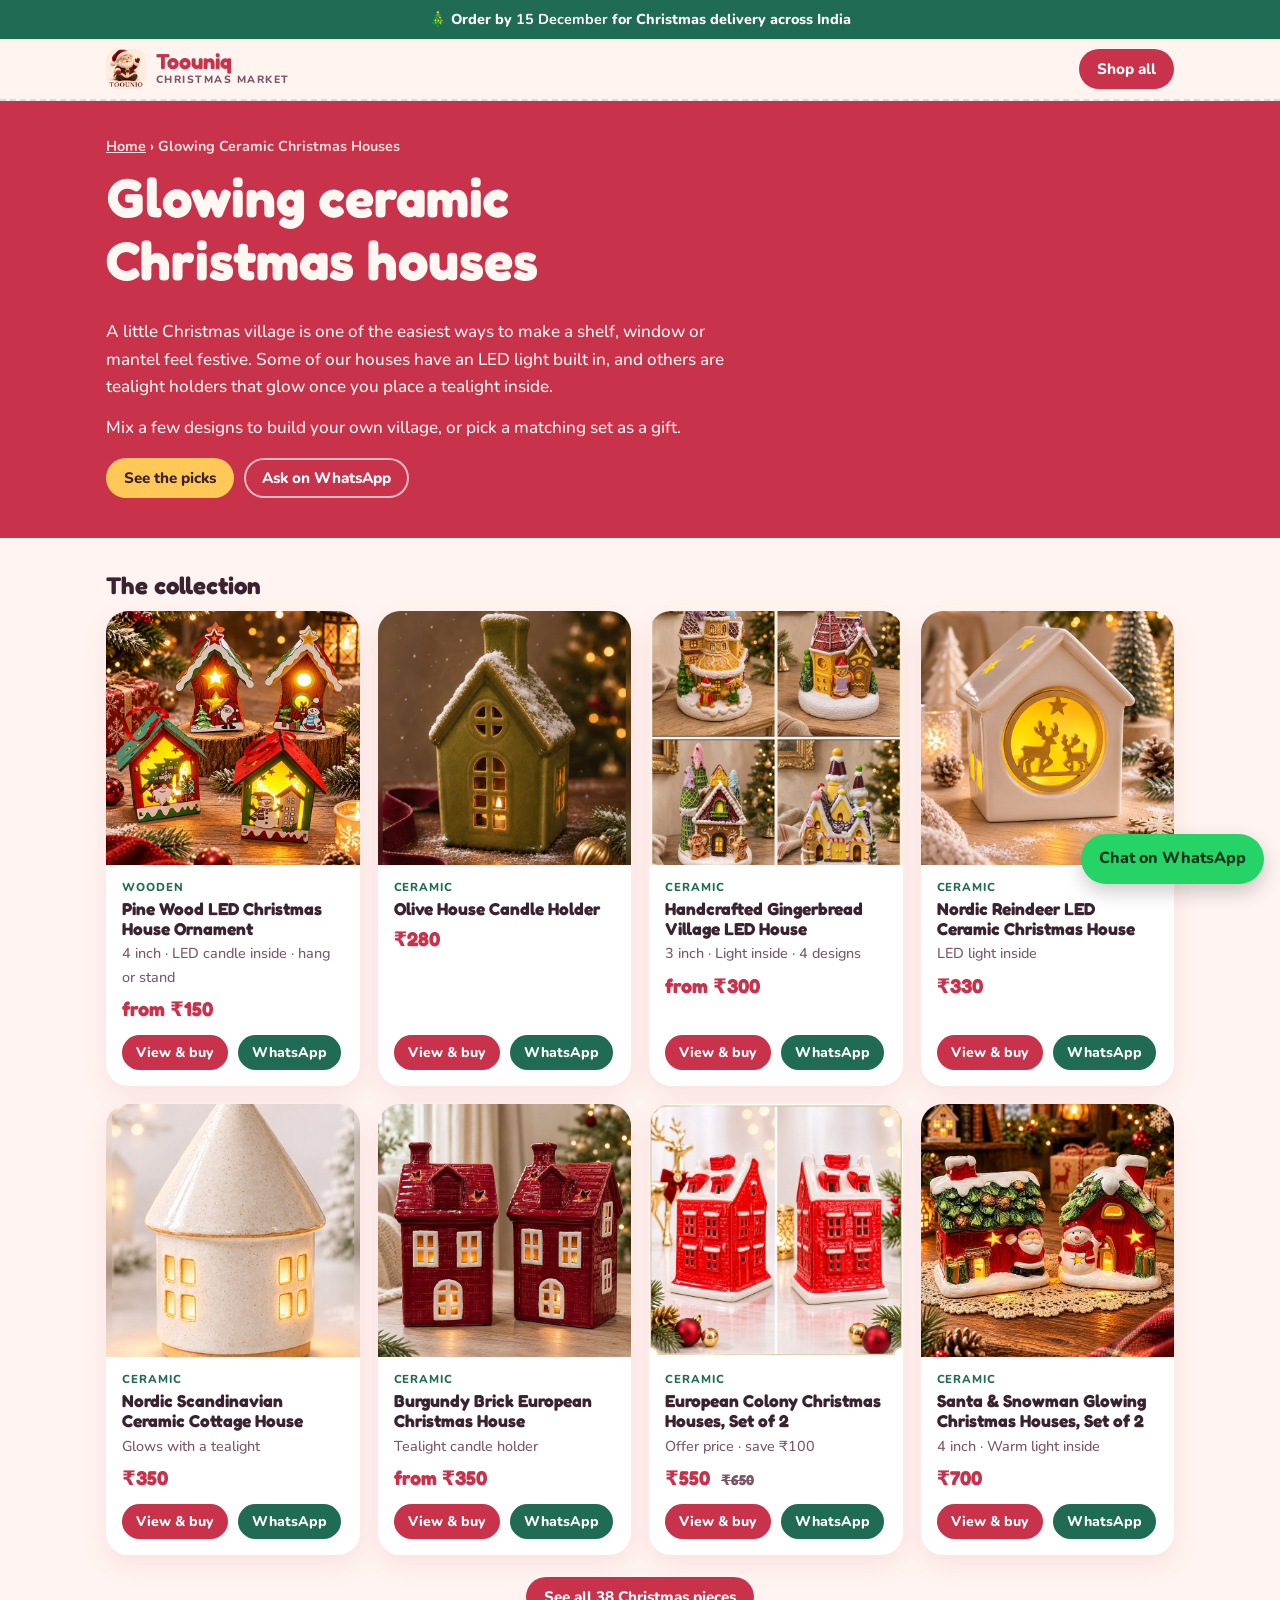
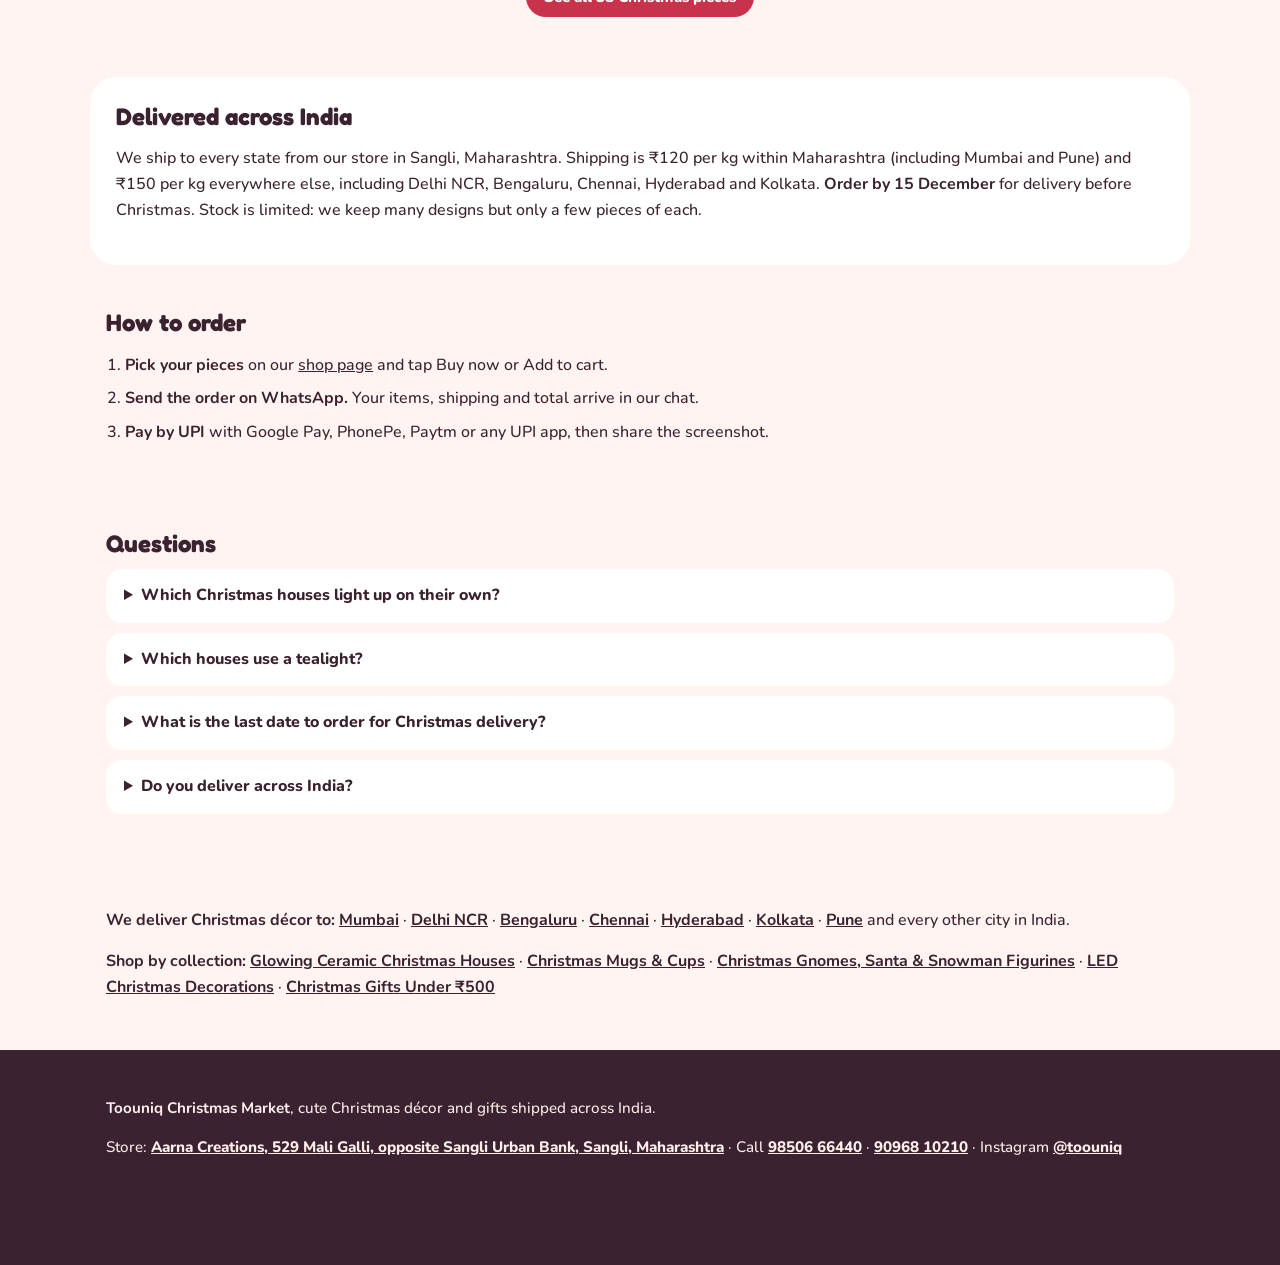
<file: ceramic-christmas-houses/index.html>
<!doctype html>
<html lang="en-IN">
<head>
<meta charset="utf-8">
<meta name="viewport" content="width=device-width, initial-scale=1">
<title>Glowing Ceramic Christmas Houses Online India | Toouniq</title>
<meta name="description" content="Ceramic Christmas houses that glow: LED and tealight village houses, Nordic cottages and European houses from ₹150. Delivered across India. Order on WhatsApp.">
<link rel="canonical" href="https://toouniq.github.io/toouniqxmas-/ceramic-christmas-houses/">
<meta name="theme-color" content="#c8324b">
<meta property="og:type" content="website">
<meta property="og:site_name" content="Toouniq Christmas Market">
<meta property="og:title" content="Glowing Ceramic Christmas Houses Online India | Toouniq">
<meta property="og:description" content="Ceramic Christmas houses that glow: LED and tealight village houses, Nordic cottages and European houses from ₹150. Delivered across India. Order on WhatsApp.">
<meta property="og:url" content="https://toouniq.github.io/toouniqxmas-/ceramic-christmas-houses/">
<meta property="og:image" content="https://toouniq.github.io/toouniqxmas-/og.jpg">
<meta property="og:locale" content="en_IN">
<meta name="twitter:card" content="summary_large_image">
<link rel="icon" href="../img/santa-avatar.jpg">
<link rel="preconnect" href="https://fonts.googleapis.com">
<link rel="preconnect" href="https://fonts.gstatic.com" crossorigin>
<link rel="stylesheet" href="https://fonts.googleapis.com/css2?family=Fredoka:wght@600;700&family=Nunito:wght@500;700;800&display=swap">
<link rel="stylesheet" href="../assets/pages.css">
<script type="application/ld+json">{"@context": "https://schema.org", "@graph": [{"@type": "CollectionPage", "@id": "https://toouniq.github.io/toouniqxmas-/ceramic-christmas-houses/", "url": "https://toouniq.github.io/toouniqxmas-/ceramic-christmas-houses/", "name": "Glowing Ceramic Christmas Houses Online India | Toouniq", "description": "Ceramic Christmas houses that glow: LED and tealight village houses, Nordic cottages and European houses from ₹150. Delivered across India. Order on WhatsApp.", "inLanguage": "en-IN", "isPartOf": {"@type": "WebSite", "url": "https://toouniq.github.io/toouniqxmas-/", "name": "Toouniq Christmas Market"}, "about": {"@id": "https://toouniq.github.io/toouniqxmas-/#shop"}}, {"@type": "BreadcrumbList", "itemListElement": [{"@type": "ListItem", "position": 1, "name": "Toouniq Christmas Market", "item": "https://toouniq.github.io/toouniqxmas-/"}, {"@type": "ListItem", "position": 2, "name": "Glowing Ceramic Christmas Houses", "item": "https://toouniq.github.io/toouniqxmas-/ceramic-christmas-houses/"}]}, {"@type": "ItemList", "name": "Glowing ceramic Christmas houses", "itemListElement": [{"@type": "ListItem", "position": 1, "item": {"@type": "Product", "name": "Pine Wood LED Christmas House Ornament", "image": "https://toouniq.github.io/toouniqxmas-/img/pine-house-all.jpg", "material": "Wooden", "brand": {"@type": "Brand", "name": "Toouniq"}, "url": "https://toouniq.github.io/toouniqxmas-/#pine-wood-led-christmas-house-ornament", "offers": {"@type": "AggregateOffer", "lowPrice": "150", "highPrice": "600", "offerCount": 5, "priceCurrency": "INR", "availability": "https://schema.org/InStock", "url": "https://toouniq.github.io/toouniqxmas-/#pine-wood-led-christmas-house-ornament"}}}, {"@type": "ListItem", "position": 2, "item": {"@type": "Product", "name": "Olive House Candle Holder", "image": "https://toouniq.github.io/toouniqxmas-/img/olive-house-candle-holder.jpg", "material": "Ceramic", "brand": {"@type": "Brand", "name": "Toouniq"}, "url": "https://toouniq.github.io/toouniqxmas-/#olive-house-candle-holder", "offers": {"@type": "Offer", "price": "280", "priceCurrency": "INR", "availability": "https://schema.org/InStock", "url": "https://toouniq.github.io/toouniqxmas-/#olive-house-candle-holder"}}}, {"@type": "ListItem", "position": 3, "item": {"@type": "Product", "name": "Handcrafted Gingerbread Village LED House", "image": "https://toouniq.github.io/toouniqxmas-/img/gb-house-set4.jpg", "material": "Ceramic", "brand": {"@type": "Brand", "name": "Toouniq"}, "url": "https://toouniq.github.io/toouniqxmas-/#handcrafted-gingerbread-village-led-house", "offers": {"@type": "AggregateOffer", "lowPrice": "300", "highPrice": "1000", "offerCount": 5, "priceCurrency": "INR", "availability": "https://schema.org/InStock", "url": "https://toouniq.github.io/toouniqxmas-/#handcrafted-gingerbread-village-led-house"}}}, {"@type": "ListItem", "position": 4, "item": {"@type": "Product", "name": "Nordic Reindeer LED Ceramic Christmas House", "image": "https://toouniq.github.io/toouniqxmas-/img/nordic-reindeer-led-house.jpg", "material": "Ceramic", "brand": {"@type": "Brand", "name": "Toouniq"}, "url": "https://toouniq.github.io/toouniqxmas-/#nordic-reindeer-led-ceramic-christmas-house", "offers": {"@type": "Offer", "price": "330", "priceCurrency": "INR", "availability": "https://schema.org/InStock", "url": "https://toouniq.github.io/toouniqxmas-/#nordic-reindeer-led-ceramic-christmas-house"}}}, {"@type": "ListItem", "position": 5, "item": {"@type": "Product", "name": "Nordic Scandinavian Ceramic Cottage House", "image": "https://toouniq.github.io/toouniqxmas-/img/nordic-cottage-1.jpg", "material": "Ceramic", "brand": {"@type": "Brand", "name": "Toouniq"}, "url": "https://toouniq.github.io/toouniqxmas-/#nordic-scandinavian-ceramic-cottage-house", "offers": {"@type": "Offer", "price": "350", "priceCurrency": "INR", "availability": "https://schema.org/InStock", "url": "https://toouniq.github.io/toouniqxmas-/#nordic-scandinavian-ceramic-cottage-house"}}}, {"@type": "ListItem", "position": 6, "item": {"@type": "Product", "name": "Burgundy Brick European Christmas House", "image": "https://toouniq.github.io/toouniqxmas-/img/brick-house-pair.jpg", "material": "Ceramic", "brand": {"@type": "Brand", "name": "Toouniq"}, "url": "https://toouniq.github.io/toouniqxmas-/#burgundy-brick-european-christmas-house", "offers": {"@type": "AggregateOffer", "lowPrice": "350", "highPrice": "600", "offerCount": 2, "priceCurrency": "INR", "availability": "https://schema.org/InStock", "url": "https://toouniq.github.io/toouniqxmas-/#burgundy-brick-european-christmas-house"}}}, {"@type": "ListItem", "position": 7, "item": {"@type": "Product", "name": "European Colony Christmas Houses, Set of 2", "image": "https://toouniq.github.io/toouniqxmas-/img/european-colony-houses.jpg", "material": "Ceramic", "brand": {"@type": "Brand", "name": "Toouniq"}, "url": "https://toouniq.github.io/toouniqxmas-/#european-colony-christmas-houses-set-of-2", "offers": {"@type": "Offer", "price": "550", "priceCurrency": "INR", "availability": "https://schema.org/InStock", "url": "https://toouniq.github.io/toouniqxmas-/#european-colony-christmas-houses-set-of-2"}}}, {"@type": "ListItem", "position": 8, "item": {"@type": "Product", "name": "Santa & Snowman Glowing Christmas Houses, Set of 2", "image": "https://toouniq.github.io/toouniqxmas-/img/santa-snowman-glow-houses.jpg", "material": "Ceramic", "brand": {"@type": "Brand", "name": "Toouniq"}, "url": "https://toouniq.github.io/toouniqxmas-/#santa-snowman-glowing-christmas-houses-set-of-2", "offers": {"@type": "Offer", "price": "700", "priceCurrency": "INR", "availability": "https://schema.org/InStock", "url": "https://toouniq.github.io/toouniqxmas-/#santa-snowman-glowing-christmas-houses-set-of-2"}}}]}, {"@type": "FAQPage", "mainEntity": [{"@type": "Question", "name": "Which Christmas houses light up on their own?", "acceptedAnswer": {"@type": "Answer", "text": "The Nordic Reindeer LED Ceramic Christmas House, the Santa & Snowman Glowing Christmas Houses, the Handcrafted Gingerbread Village LED Houses and the Pine Wood LED cottages have a light inside."}}, {"@type": "Question", "name": "Which houses use a tealight?", "acceptedAnswer": {"@type": "Answer", "text": "The Burgundy Brick European Christmas House, the Olive House Candle Holder and the Nordic Scandinavian Ceramic Cottage are tealight holders that glow when you place a tealight inside."}}, {"@type": "Question", "name": "What is the last date to order for Christmas delivery?", "acceptedAnswer": {"@type": "Answer", "text": "Order by 15 December for delivery before Christmas anywhere in India."}}, {"@type": "Question", "name": "Do you deliver across India?", "acceptedAnswer": {"@type": "Answer", "text": "Yes. Shipping is ₹120 per kg within Maharashtra and ₹150 per kg for all other states, rounded up to the next full kg."}}]}]}</script>
</head>
<body>
<div class="cutoff">🎄 Order by <b>15 December</b> for Christmas delivery across India</div>
<header class="top"><div class="wrap">
  <a class="brand" href="../"><img src="../img/toouniq-logo.jpg" alt="Toouniq logo" width="40" height="40"><span><b>Toouniq</b><small>Christmas Market</small></span></a>
  <a class="b b-cran" href="../#shop">Shop all</a>
</div></header>
<main>
<section class="hero"><div class="wrap">
  <nav class="crumbs" aria-label="Breadcrumb"><a href="../">Home</a> › <span>Glowing Ceramic Christmas Houses</span></nav>
  <h1>Glowing ceramic Christmas houses</h1>
  <p class="lead">A little Christmas village is one of the easiest ways to make a shelf, window or mantel feel festive. Some of our houses have an LED light built in, and others are tealight holders that glow once you place a tealight inside.</p><p class="lead">Mix a few designs to build your own village, or pick a matching set as a gift.</p>
  <div class="acts"><a class="b b-gold" href="#picks">See the picks</a><a class="b b-ghost" href="https://wa.me/919096810210?text=Hi%20Toouniq%21%20I%20have%20a%20question%20about%20Christmas%20d%C3%A9cor." target="_blank" rel="noopener">Ask on WhatsApp</a></div>
</div></section>
<section class="wrap sec" id="picks">
  <h2>The collection</h2>
  <div class="grid">
<article class="pc">
  <a href="../#pine-wood-led-christmas-house-ornament"><img src="../img/pine-house-all.jpg" alt="Pine Wood LED Christmas House Ornament, wooden Christmas décor" width="400" height="400" loading="lazy"></a>
  <div class="pi"><span class="mat">Wooden</span>
    <h3><a href="../#pine-wood-led-christmas-house-ornament">Pine Wood LED Christmas House Ornament</a></h3>
    <p class="note">4 inch · LED candle inside · hang or stand</p>
    <p class="price">from ₹150</p>
    <div class="acts"><a class="b b-cran" href="../#pine-wood-led-christmas-house-ornament">View &amp; buy</a><a class="b b-pine" href="https://wa.me/919096810210?text=Hi%20Toouniq%21%20I%27d%20like%20to%20order%3A%20Pine%20Wood%20LED%20Christmas%20House%20Ornament%20%28from%20%E2%82%B9150%29." target="_blank" rel="noopener">WhatsApp</a></div>
  </div>
</article>
<article class="pc">
  <a href="../#olive-house-candle-holder"><img src="../img/olive-house-candle-holder.jpg" alt="Olive House Candle Holder, ceramic Christmas décor" width="400" height="400" loading="lazy"></a>
  <div class="pi"><span class="mat">Ceramic</span>
    <h3><a href="../#olive-house-candle-holder">Olive House Candle Holder</a></h3>
    
    <p class="price">₹280</p>
    <div class="acts"><a class="b b-cran" href="../#olive-house-candle-holder">View &amp; buy</a><a class="b b-pine" href="https://wa.me/919096810210?text=Hi%20Toouniq%21%20I%27d%20like%20to%20order%3A%20Olive%20House%20Candle%20Holder%20%28%E2%82%B9280%29." target="_blank" rel="noopener">WhatsApp</a></div>
  </div>
</article>
<article class="pc">
  <a href="../#handcrafted-gingerbread-village-led-house"><img src="../img/gb-house-set4.jpg" alt="Handcrafted Gingerbread Village LED House, ceramic Christmas décor" width="400" height="400" loading="lazy"></a>
  <div class="pi"><span class="mat">Ceramic</span>
    <h3><a href="../#handcrafted-gingerbread-village-led-house">Handcrafted Gingerbread Village LED House</a></h3>
    <p class="note">3 inch · Light inside · 4 designs</p>
    <p class="price">from ₹300</p>
    <div class="acts"><a class="b b-cran" href="../#handcrafted-gingerbread-village-led-house">View &amp; buy</a><a class="b b-pine" href="https://wa.me/919096810210?text=Hi%20Toouniq%21%20I%27d%20like%20to%20order%3A%20Handcrafted%20Gingerbread%20Village%20LED%20House%20%28from%20%E2%82%B9300%29." target="_blank" rel="noopener">WhatsApp</a></div>
  </div>
</article>
<article class="pc">
  <a href="../#nordic-reindeer-led-ceramic-christmas-house"><img src="../img/nordic-reindeer-led-house.jpg" alt="Nordic Reindeer LED Ceramic Christmas House, ceramic Christmas décor" width="400" height="400" loading="lazy"></a>
  <div class="pi"><span class="mat">Ceramic</span>
    <h3><a href="../#nordic-reindeer-led-ceramic-christmas-house">Nordic Reindeer LED Ceramic Christmas House</a></h3>
    <p class="note">LED light inside</p>
    <p class="price">₹330</p>
    <div class="acts"><a class="b b-cran" href="../#nordic-reindeer-led-ceramic-christmas-house">View &amp; buy</a><a class="b b-pine" href="https://wa.me/919096810210?text=Hi%20Toouniq%21%20I%27d%20like%20to%20order%3A%20Nordic%20Reindeer%20LED%20Ceramic%20Christmas%20House%20%28%E2%82%B9330%29." target="_blank" rel="noopener">WhatsApp</a></div>
  </div>
</article>
<article class="pc">
  <a href="../#nordic-scandinavian-ceramic-cottage-house"><img src="../img/nordic-cottage-1.jpg" alt="Nordic Scandinavian Ceramic Cottage House, ceramic Christmas décor" width="400" height="400" loading="lazy"></a>
  <div class="pi"><span class="mat">Ceramic</span>
    <h3><a href="../#nordic-scandinavian-ceramic-cottage-house">Nordic Scandinavian Ceramic Cottage House</a></h3>
    <p class="note">Glows with a tealight</p>
    <p class="price">₹350</p>
    <div class="acts"><a class="b b-cran" href="../#nordic-scandinavian-ceramic-cottage-house">View &amp; buy</a><a class="b b-pine" href="https://wa.me/919096810210?text=Hi%20Toouniq%21%20I%27d%20like%20to%20order%3A%20Nordic%20Scandinavian%20Ceramic%20Cottage%20House%20%28%E2%82%B9350%29." target="_blank" rel="noopener">WhatsApp</a></div>
  </div>
</article>
<article class="pc">
  <a href="../#burgundy-brick-european-christmas-house"><img src="../img/brick-house-pair.jpg" alt="Burgundy Brick European Christmas House, ceramic Christmas décor" width="400" height="400" loading="lazy"></a>
  <div class="pi"><span class="mat">Ceramic</span>
    <h3><a href="../#burgundy-brick-european-christmas-house">Burgundy Brick European Christmas House</a></h3>
    <p class="note">Tealight candle holder</p>
    <p class="price">from ₹350</p>
    <div class="acts"><a class="b b-cran" href="../#burgundy-brick-european-christmas-house">View &amp; buy</a><a class="b b-pine" href="https://wa.me/919096810210?text=Hi%20Toouniq%21%20I%27d%20like%20to%20order%3A%20Burgundy%20Brick%20European%20Christmas%20House%20%28from%20%E2%82%B9350%29." target="_blank" rel="noopener">WhatsApp</a></div>
  </div>
</article>
<article class="pc">
  <a href="../#european-colony-christmas-houses-set-of-2"><img src="../img/european-colony-houses.jpg" alt="European Colony Christmas Houses, Set of 2, ceramic Christmas décor" width="400" height="400" loading="lazy"></a>
  <div class="pi"><span class="mat">Ceramic</span>
    <h3><a href="../#european-colony-christmas-houses-set-of-2">European Colony Christmas Houses, Set of 2</a></h3>
    <p class="note">Offer price · save ₹100</p>
    <p class="price">₹550 <s>₹650</s></p>
    <div class="acts"><a class="b b-cran" href="../#european-colony-christmas-houses-set-of-2">View &amp; buy</a><a class="b b-pine" href="https://wa.me/919096810210?text=Hi%20Toouniq%21%20I%27d%20like%20to%20order%3A%20European%20Colony%20Christmas%20Houses%2C%20Set%20of%202%20%28%E2%82%B9550%29." target="_blank" rel="noopener">WhatsApp</a></div>
  </div>
</article>
<article class="pc">
  <a href="../#santa-snowman-glowing-christmas-houses-set-of-2"><img src="../img/santa-snowman-glow-houses.jpg" alt="Santa &amp; Snowman Glowing Christmas Houses, Set of 2, ceramic Christmas décor" width="400" height="400" loading="lazy"></a>
  <div class="pi"><span class="mat">Ceramic</span>
    <h3><a href="../#santa-snowman-glowing-christmas-houses-set-of-2">Santa &amp; Snowman Glowing Christmas Houses, Set of 2</a></h3>
    <p class="note">4 inch · Warm light inside</p>
    <p class="price">₹700</p>
    <div class="acts"><a class="b b-cran" href="../#santa-snowman-glowing-christmas-houses-set-of-2">View &amp; buy</a><a class="b b-pine" href="https://wa.me/919096810210?text=Hi%20Toouniq%21%20I%27d%20like%20to%20order%3A%20Santa%20%26%20Snowman%20Glowing%20Christmas%20Houses%2C%20Set%20of%202%20%28%E2%82%B9700%29." target="_blank" rel="noopener">WhatsApp</a></div>
  </div>
</article>
  </div>
  <p class="more"><a class="b b-cran" href="../#shop">See all 38 Christmas pieces</a></p>
</section>
<section class="wrap sec panel">
  <h2>Delivered across India</h2>
  <p>We ship to every state from our store in Sangli, Maharashtra. Shipping is ₹120 per kg within Maharashtra (including Mumbai and Pune) and ₹150 per kg everywhere else, including Delhi NCR, Bengaluru, Chennai, Hyderabad and Kolkata. <b>Order by 15 December</b> for delivery before Christmas. Stock is limited: we keep many designs but only a few pieces of each.</p>
</section>
<section class="wrap sec">
  <h2>How to order</h2>
  <ol class="steps">
    <li><b>Pick your pieces</b> on our <a href="../#shop">shop page</a> and tap Buy now or Add to cart.</li>
    <li><b>Send the order on WhatsApp.</b> Your items, shipping and total arrive in our chat.</li>
    <li><b>Pay by UPI</b> with Google Pay, PhonePe, Paytm or any UPI app, then share the screenshot.</li>
  </ol>
</section>
<section class="wrap sec faq">
  <h2>Questions</h2>
  <details><summary>Which Christmas houses light up on their own?</summary><p>The Nordic Reindeer LED Ceramic Christmas House, the Santa &amp; Snowman Glowing Christmas Houses, the Handcrafted Gingerbread Village LED Houses and the Pine Wood LED cottages have a light inside.</p></details><details><summary>Which houses use a tealight?</summary><p>The Burgundy Brick European Christmas House, the Olive House Candle Holder and the Nordic Scandinavian Ceramic Cottage are tealight holders that glow when you place a tealight inside.</p></details><details><summary>What is the last date to order for Christmas delivery?</summary><p>Order by 15 December for delivery before Christmas anywhere in India.</p></details><details><summary>Do you deliver across India?</summary><p>Yes. Shipping is ₹120 per kg within Maharashtra and ₹150 per kg for all other states, rounded up to the next full kg.</p></details>
</section>
<section class="wrap sec links">
  <p><b>We deliver Christmas décor to:</b> <a href="../christmas-decor-mumbai/">Mumbai</a> · <a href="../christmas-decor-delhi-ncr/">Delhi NCR</a> · <a href="../christmas-decor-bengaluru/">Bengaluru</a> · <a href="../christmas-decor-chennai/">Chennai</a> · <a href="../christmas-decor-hyderabad/">Hyderabad</a> · <a href="../christmas-decor-kolkata/">Kolkata</a> · <a href="../christmas-decor-pune/">Pune</a> and every other city in India.</p>
  <p><b>Shop by collection:</b> <a href="../ceramic-christmas-houses/">Glowing Ceramic Christmas Houses</a> · <a href="../christmas-mugs/">Christmas Mugs & Cups</a> · <a href="../christmas-gnomes-santa-snowman/">Christmas Gnomes, Santa & Snowman Figurines</a> · <a href="../christmas-led-decorations/">LED Christmas Decorations</a> · <a href="../christmas-gifts-under-500/">Christmas Gifts Under ₹500</a></p>
</section>
</main>
<footer class="foot"><div class="wrap">
  <p><b>Toouniq Christmas Market</b>, cute Christmas décor and gifts shipped across India.</p>
  <p>Store: <a href="https://maps.app.goo.gl/FKpYqjHd3P21dk3g6" target="_blank" rel="noopener">Aarna Creations, 529 Mali Galli, opposite Sangli Urban Bank, Sangli, Maharashtra</a> · Call <a href="tel:+919850666440">98506 66440</a> · <a href="tel:+919096810210">90968 10210</a> · Instagram <a href="https://www.instagram.com/toouniq/" target="_blank" rel="noopener">@toouniq</a></p>
</div></footer>
<a class="fab" href="https://wa.me/919096810210" target="_blank" rel="noopener" aria-label="Chat on WhatsApp">Chat on WhatsApp</a>
</body>
</html>
</file>
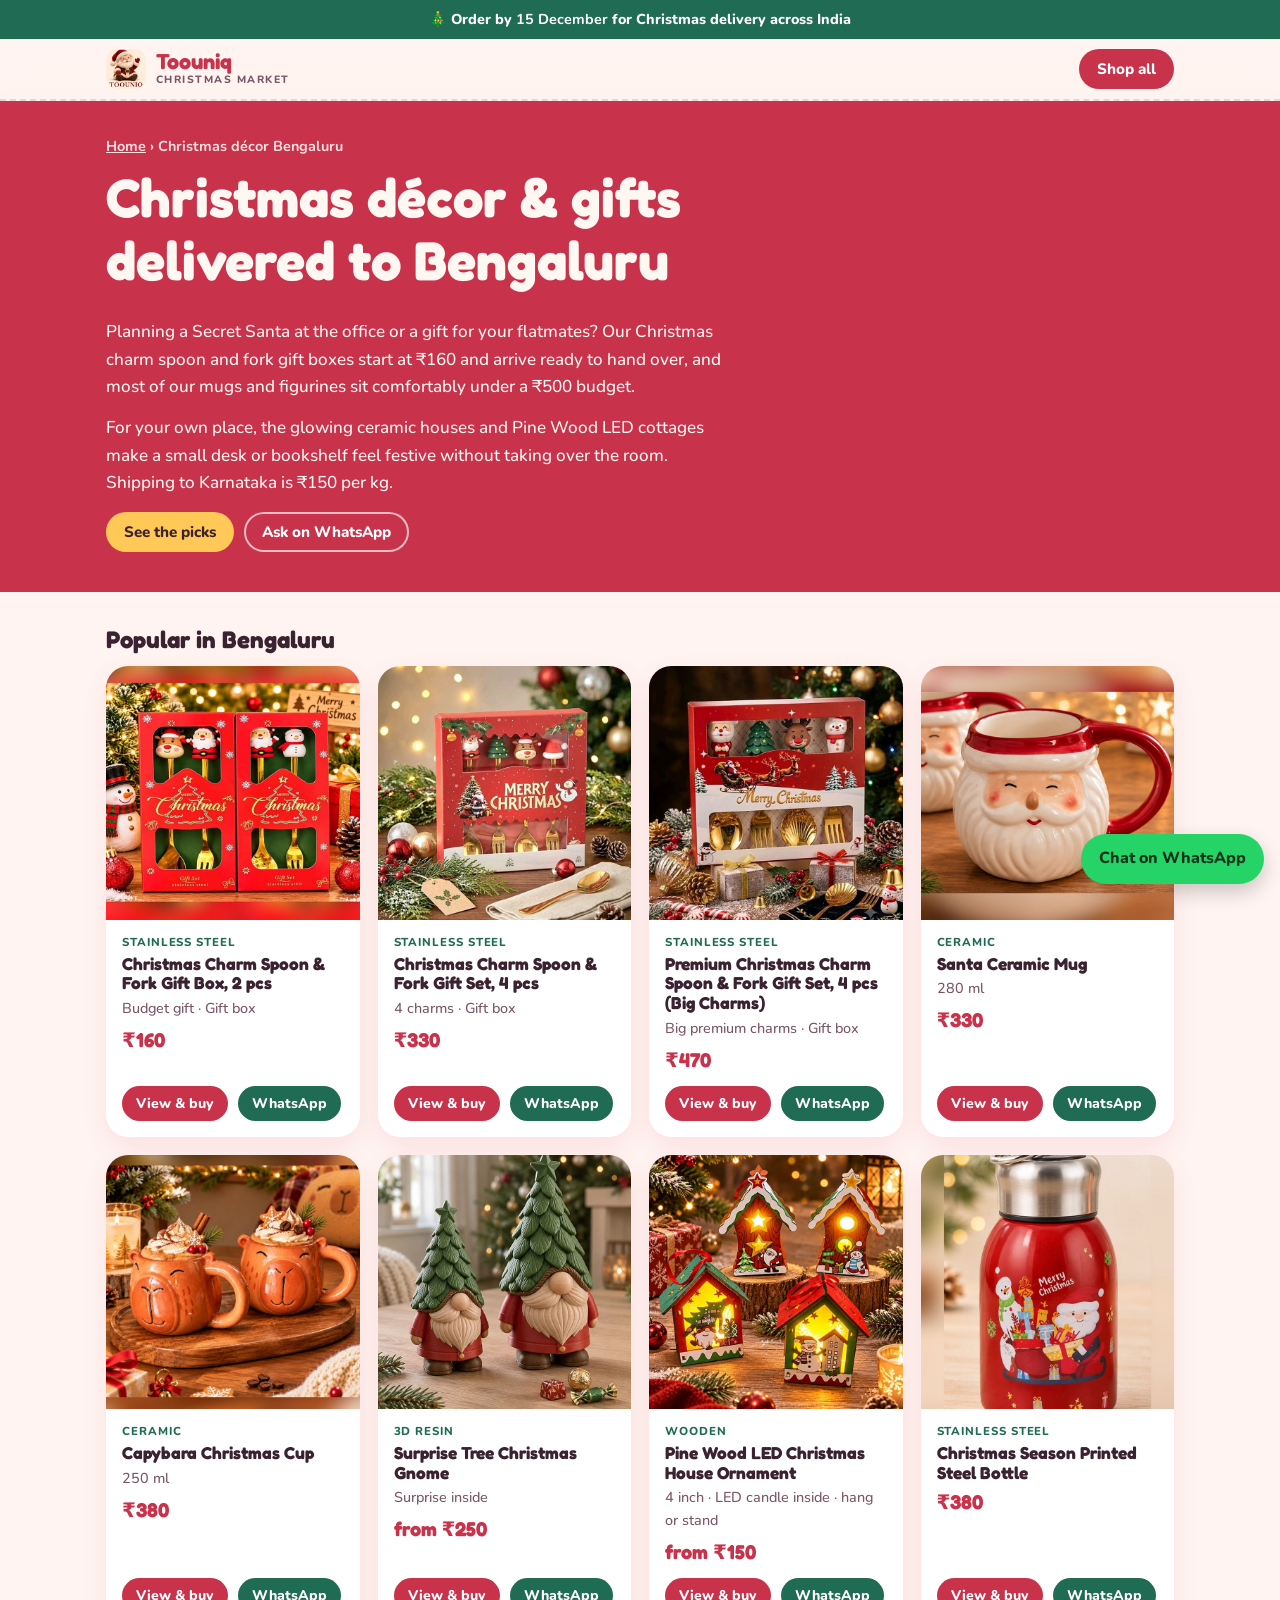
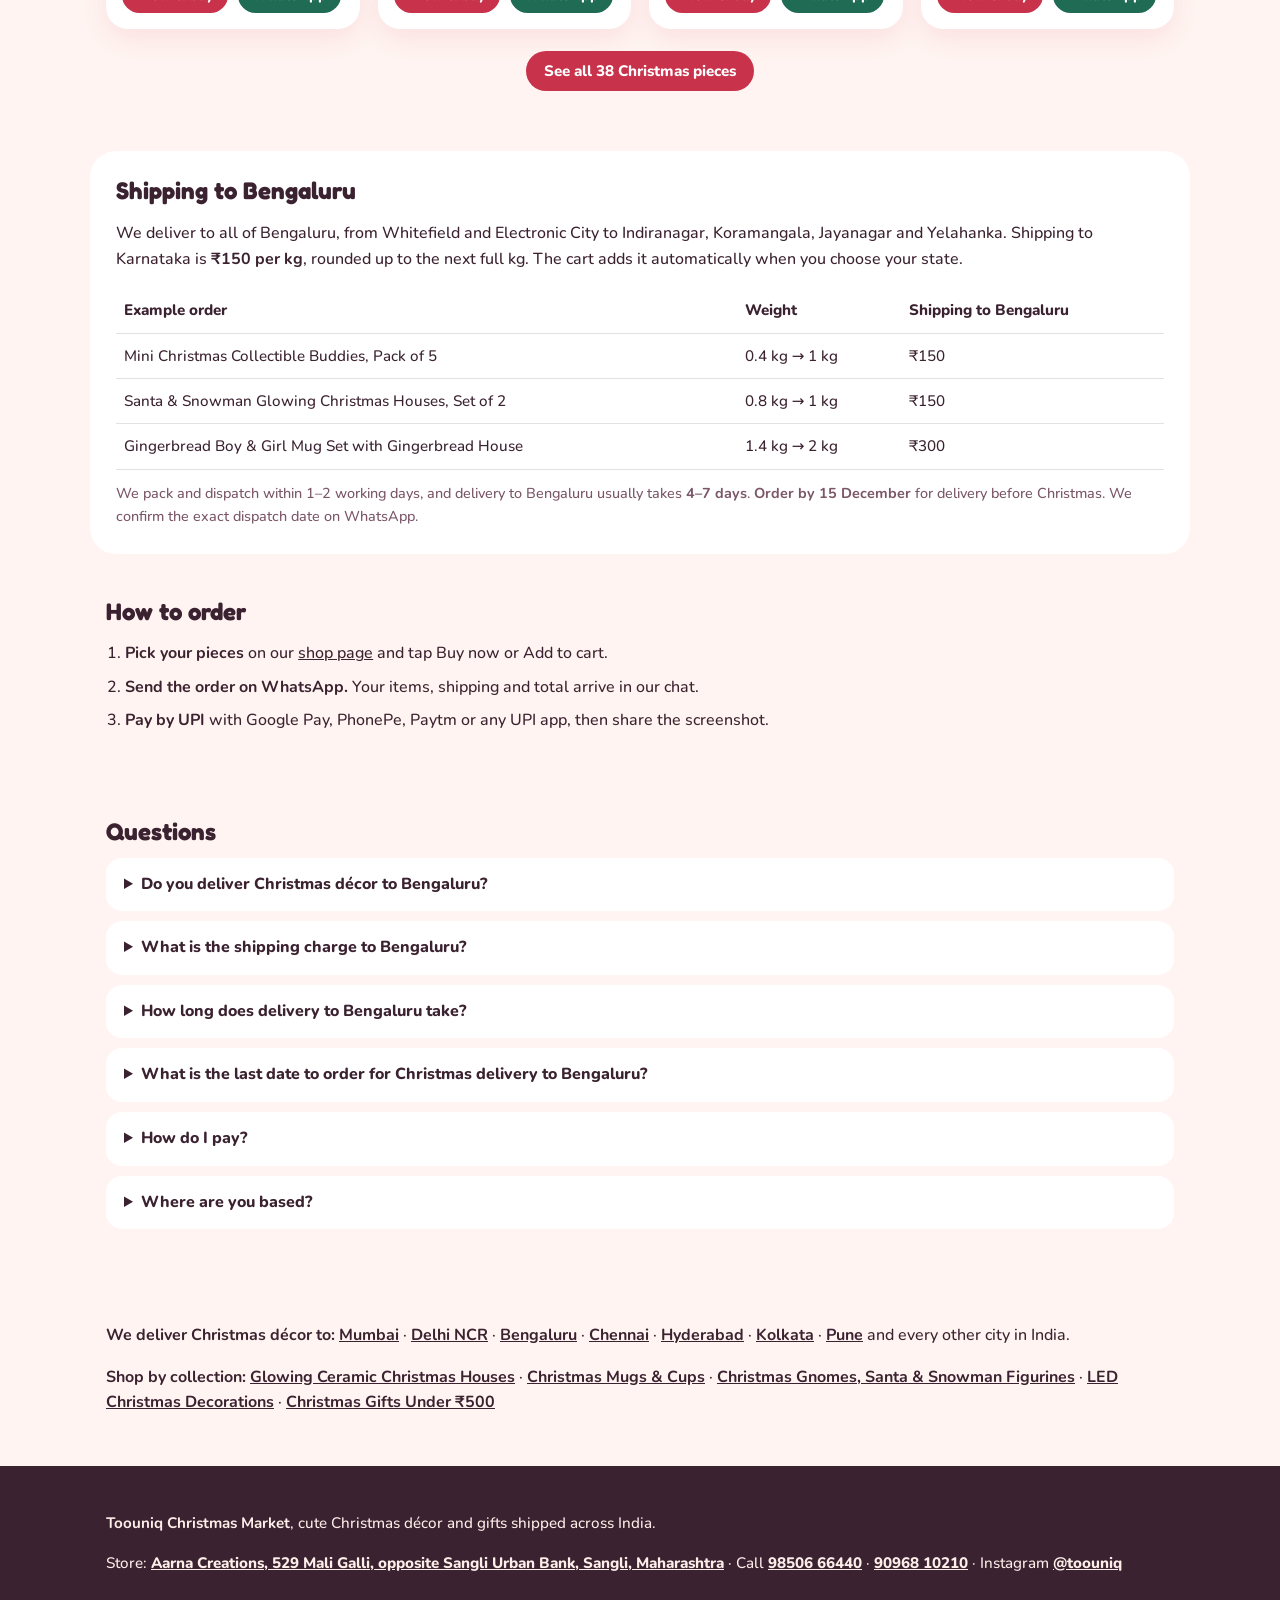
<file: christmas-decor-bengaluru/index.html>
<!doctype html>
<html lang="en-IN">
<head>
<meta charset="utf-8">
<meta name="viewport" content="width=device-width, initial-scale=1">
<title>Christmas Décor &amp; Gifts Delivered to Bengaluru | Toouniq</title>
<meta name="description" content="Buy Christmas décor and gifts online with delivery to Bengaluru: glowing ceramic houses, mugs, gnomes, LED lanterns from ₹150. Shipping ₹150/kg. Order on WhatsApp, pay by UPI.">
<link rel="canonical" href="https://toouniq.github.io/toouniqxmas-/christmas-decor-bengaluru/">
<meta name="theme-color" content="#c8324b">
<meta property="og:type" content="website">
<meta property="og:site_name" content="Toouniq Christmas Market">
<meta property="og:title" content="Christmas Décor &amp; Gifts Delivered to Bengaluru | Toouniq">
<meta property="og:description" content="Buy Christmas décor and gifts online with delivery to Bengaluru: glowing ceramic houses, mugs, gnomes, LED lanterns from ₹150. Shipping ₹150/kg. Order on WhatsApp, pay by UPI.">
<meta property="og:url" content="https://toouniq.github.io/toouniqxmas-/christmas-decor-bengaluru/">
<meta property="og:image" content="https://toouniq.github.io/toouniqxmas-/og.jpg">
<meta property="og:locale" content="en_IN">
<meta name="twitter:card" content="summary_large_image">
<link rel="icon" href="../img/santa-avatar.jpg">
<link rel="preconnect" href="https://fonts.googleapis.com">
<link rel="preconnect" href="https://fonts.gstatic.com" crossorigin>
<link rel="stylesheet" href="https://fonts.googleapis.com/css2?family=Fredoka:wght@600;700&family=Nunito:wght@500;700;800&display=swap">
<link rel="stylesheet" href="../assets/pages.css">
<script type="application/ld+json">{"@context": "https://schema.org", "@graph": [{"@type": "CollectionPage", "@id": "https://toouniq.github.io/toouniqxmas-/christmas-decor-bengaluru/", "url": "https://toouniq.github.io/toouniqxmas-/christmas-decor-bengaluru/", "name": "Christmas Décor & Gifts Delivered to Bengaluru | Toouniq", "description": "Buy Christmas décor and gifts online with delivery to Bengaluru: glowing ceramic houses, mugs, gnomes, LED lanterns from ₹150. Shipping ₹150/kg. Order on WhatsApp, pay by UPI.", "inLanguage": "en-IN", "isPartOf": {"@type": "WebSite", "url": "https://toouniq.github.io/toouniqxmas-/", "name": "Toouniq Christmas Market"}, "about": {"@id": "https://toouniq.github.io/toouniqxmas-/#shop"}, "spatialCoverage": {"@type": "City", "name": "Bengaluru"}}, {"@type": "BreadcrumbList", "itemListElement": [{"@type": "ListItem", "position": 1, "name": "Toouniq Christmas Market", "item": "https://toouniq.github.io/toouniqxmas-/"}, {"@type": "ListItem", "position": 2, "name": "Christmas décor Bengaluru", "item": "https://toouniq.github.io/toouniqxmas-/christmas-decor-bengaluru/"}]}, {"@type": "ItemList", "name": "Christmas décor & gifts delivered to Bengaluru", "itemListElement": [{"@type": "ListItem", "position": 1, "item": {"@type": "Product", "name": "Christmas Charm Spoon & Fork Gift Box, 2 pcs", "image": "https://toouniq.github.io/toouniqxmas-/img/charm-set-2.jpg", "material": "Stainless steel", "brand": {"@type": "Brand", "name": "Toouniq"}, "url": "https://toouniq.github.io/toouniqxmas-/#christmas-charm-spoon-fork-gift-box-2-pcs", "offers": {"@type": "Offer", "price": "160", "priceCurrency": "INR", "availability": "https://schema.org/InStock", "url": "https://toouniq.github.io/toouniqxmas-/#christmas-charm-spoon-fork-gift-box-2-pcs"}}}, {"@type": "ListItem", "position": 2, "item": {"@type": "Product", "name": "Christmas Charm Spoon & Fork Gift Set, 4 pcs", "image": "https://toouniq.github.io/toouniqxmas-/img/charm-set-4.jpg", "material": "Stainless steel", "brand": {"@type": "Brand", "name": "Toouniq"}, "url": "https://toouniq.github.io/toouniqxmas-/#christmas-charm-spoon-fork-gift-set-4-pcs", "offers": {"@type": "Offer", "price": "330", "priceCurrency": "INR", "availability": "https://schema.org/InStock", "url": "https://toouniq.github.io/toouniqxmas-/#christmas-charm-spoon-fork-gift-set-4-pcs"}}}, {"@type": "ListItem", "position": 3, "item": {"@type": "Product", "name": "Premium Christmas Charm Spoon & Fork Gift Set, 4 pcs (Big Charms)", "image": "https://toouniq.github.io/toouniqxmas-/img/charm-set-4-premium.jpg", "material": "Stainless steel", "brand": {"@type": "Brand", "name": "Toouniq"}, "url": "https://toouniq.github.io/toouniqxmas-/#premium-christmas-charm-spoon-fork-gift-set-4-pcs-big-charms", "offers": {"@type": "Offer", "price": "470", "priceCurrency": "INR", "availability": "https://schema.org/InStock", "url": "https://toouniq.github.io/toouniqxmas-/#premium-christmas-charm-spoon-fork-gift-set-4-pcs-big-charms"}}}, {"@type": "ListItem", "position": 4, "item": {"@type": "Product", "name": "Santa Ceramic Mug", "image": "https://toouniq.github.io/toouniqxmas-/img/santa-ceramic-mug.jpg", "material": "Ceramic", "brand": {"@type": "Brand", "name": "Toouniq"}, "url": "https://toouniq.github.io/toouniqxmas-/#santa-ceramic-mug", "offers": {"@type": "Offer", "price": "330", "priceCurrency": "INR", "availability": "https://schema.org/InStock", "url": "https://toouniq.github.io/toouniqxmas-/#santa-ceramic-mug"}}}, {"@type": "ListItem", "position": 5, "item": {"@type": "Product", "name": "Capybara Christmas Cup", "image": "https://toouniq.github.io/toouniqxmas-/img/capybara-christmas-cup.jpg", "material": "Ceramic", "brand": {"@type": "Brand", "name": "Toouniq"}, "url": "https://toouniq.github.io/toouniqxmas-/#capybara-christmas-cup", "offers": {"@type": "Offer", "price": "380", "priceCurrency": "INR", "availability": "https://schema.org/InStock", "url": "https://toouniq.github.io/toouniqxmas-/#capybara-christmas-cup"}}}, {"@type": "ListItem", "position": 6, "item": {"@type": "Product", "name": "Surprise Tree Christmas Gnome", "image": "https://toouniq.github.io/toouniqxmas-/img/surprise-tree-gnome.jpg", "material": "3D resin", "brand": {"@type": "Brand", "name": "Toouniq"}, "url": "https://toouniq.github.io/toouniqxmas-/#surprise-tree-christmas-gnome", "offers": {"@type": "AggregateOffer", "lowPrice": "250", "highPrice": "330", "offerCount": 2, "priceCurrency": "INR", "availability": "https://schema.org/InStock", "url": "https://toouniq.github.io/toouniqxmas-/#surprise-tree-christmas-gnome"}}}, {"@type": "ListItem", "position": 7, "item": {"@type": "Product", "name": "Pine Wood LED Christmas House Ornament", "image": "https://toouniq.github.io/toouniqxmas-/img/pine-house-all.jpg", "material": "Wooden", "brand": {"@type": "Brand", "name": "Toouniq"}, "url": "https://toouniq.github.io/toouniqxmas-/#pine-wood-led-christmas-house-ornament", "offers": {"@type": "AggregateOffer", "lowPrice": "150", "highPrice": "600", "offerCount": 5, "priceCurrency": "INR", "availability": "https://schema.org/InStock", "url": "https://toouniq.github.io/toouniqxmas-/#pine-wood-led-christmas-house-ornament"}}}, {"@type": "ListItem", "position": 8, "item": {"@type": "Product", "name": "Christmas Season Printed Steel Bottle", "image": "https://toouniq.github.io/toouniqxmas-/img/steel-bottle-red.jpg", "material": "Stainless steel", "brand": {"@type": "Brand", "name": "Toouniq"}, "url": "https://toouniq.github.io/toouniqxmas-/#christmas-season-printed-steel-bottle", "offers": {"@type": "Offer", "price": "380", "priceCurrency": "INR", "availability": "https://schema.org/InStock", "url": "https://toouniq.github.io/toouniqxmas-/#christmas-season-printed-steel-bottle"}}}]}, {"@type": "FAQPage", "mainEntity": [{"@type": "Question", "name": "Do you deliver Christmas décor to Bengaluru?", "acceptedAnswer": {"@type": "Answer", "text": "Yes. We ship to all of Bengaluru, from Whitefield and Electronic City to Indiranagar, Koramangala, Jayanagar and Yelahanka, and to every other state in India."}}, {"@type": "Question", "name": "What is the shipping charge to Bengaluru?", "acceptedAnswer": {"@type": "Answer", "text": "₹150 per kg for Karnataka, rounded up to the next full kg. For example, the Gingerbread Mug Set (1.4 kg) ships for ₹300."}}, {"@type": "Question", "name": "How long does delivery to Bengaluru take?", "acceptedAnswer": {"@type": "Answer", "text": "We pack and dispatch within 1–2 working days, and delivery to Bengaluru usually takes 4–7 days. We confirm the exact dispatch date on WhatsApp."}}, {"@type": "Question", "name": "What is the last date to order for Christmas delivery to Bengaluru?", "acceptedAnswer": {"@type": "Answer", "text": "Order by 15 December for delivery before Christmas."}}, {"@type": "Question", "name": "How do I pay?", "acceptedAnswer": {"@type": "Answer", "text": "Pay with Google Pay, PhonePe, Paytm or any UPI app to our UPI ID, or scan the QR code in your cart, then share the payment screenshot on WhatsApp."}}, {"@type": "Question", "name": "Where are you based?", "acceptedAnswer": {"@type": "Answer", "text": "Our physical store is Aarna Creations in Sangli, Maharashtra, run by Mithun Shah and Rashmi Shah. We pack and ship every online order from there."}}]}]}</script>
</head>
<body>
<div class="cutoff">🎄 Order by <b>15 December</b> for Christmas delivery across India</div>
<header class="top"><div class="wrap">
  <a class="brand" href="../"><img src="../img/toouniq-logo.jpg" alt="Toouniq logo" width="40" height="40"><span><b>Toouniq</b><small>Christmas Market</small></span></a>
  <a class="b b-cran" href="../#shop">Shop all</a>
</div></header>
<main>
<section class="hero"><div class="wrap">
  <nav class="crumbs" aria-label="Breadcrumb"><a href="../">Home</a> › <span>Christmas décor Bengaluru</span></nav>
  <h1>Christmas décor &amp; gifts delivered to Bengaluru</h1>
  <p class="lead">Planning a Secret Santa at the office or a gift for your flatmates? Our Christmas charm spoon and fork gift boxes start at ₹160 and arrive ready to hand over, and most of our mugs and figurines sit comfortably under a ₹500 budget.</p><p class="lead">For your own place, the glowing ceramic houses and Pine Wood LED cottages make a small desk or bookshelf feel festive without taking over the room. Shipping to Karnataka is ₹150 per kg.</p>
  <div class="acts"><a class="b b-gold" href="#picks">See the picks</a><a class="b b-ghost" href="https://wa.me/919096810210?text=Hi%20Toouniq%21%20I%20have%20a%20question%20about%20Christmas%20d%C3%A9cor%20delivery%20to%20Bengaluru." target="_blank" rel="noopener">Ask on WhatsApp</a></div>
</div></section>
<section class="wrap sec" id="picks">
  <h2>Popular in Bengaluru</h2>
  <div class="grid">
<article class="pc">
  <a href="../#christmas-charm-spoon-fork-gift-box-2-pcs"><img src="../img/charm-set-2.jpg" alt="Christmas Charm Spoon &amp; Fork Gift Box, 2 pcs, stainless steel Christmas décor" width="400" height="400" loading="lazy"></a>
  <div class="pi"><span class="mat">Stainless steel</span>
    <h3><a href="../#christmas-charm-spoon-fork-gift-box-2-pcs">Christmas Charm Spoon &amp; Fork Gift Box, 2 pcs</a></h3>
    <p class="note">Budget gift · Gift box</p>
    <p class="price">₹160</p>
    <div class="acts"><a class="b b-cran" href="../#christmas-charm-spoon-fork-gift-box-2-pcs">View &amp; buy</a><a class="b b-pine" href="https://wa.me/919096810210?text=Hi%20Toouniq%21%20I%27d%20like%20to%20order%3A%20Christmas%20Charm%20Spoon%20%26%20Fork%20Gift%20Box%2C%202%20pcs%20%28%E2%82%B9160%29.%20Delivery%20to%20Bengaluru." target="_blank" rel="noopener">WhatsApp</a></div>
  </div>
</article>
<article class="pc">
  <a href="../#christmas-charm-spoon-fork-gift-set-4-pcs"><img src="../img/charm-set-4.jpg" alt="Christmas Charm Spoon &amp; Fork Gift Set, 4 pcs, stainless steel Christmas décor" width="400" height="400" loading="lazy"></a>
  <div class="pi"><span class="mat">Stainless steel</span>
    <h3><a href="../#christmas-charm-spoon-fork-gift-set-4-pcs">Christmas Charm Spoon &amp; Fork Gift Set, 4 pcs</a></h3>
    <p class="note">4 charms · Gift box</p>
    <p class="price">₹330</p>
    <div class="acts"><a class="b b-cran" href="../#christmas-charm-spoon-fork-gift-set-4-pcs">View &amp; buy</a><a class="b b-pine" href="https://wa.me/919096810210?text=Hi%20Toouniq%21%20I%27d%20like%20to%20order%3A%20Christmas%20Charm%20Spoon%20%26%20Fork%20Gift%20Set%2C%204%20pcs%20%28%E2%82%B9330%29.%20Delivery%20to%20Bengaluru." target="_blank" rel="noopener">WhatsApp</a></div>
  </div>
</article>
<article class="pc">
  <a href="../#premium-christmas-charm-spoon-fork-gift-set-4-pcs-big-charms"><img src="../img/charm-set-4-premium.jpg" alt="Premium Christmas Charm Spoon &amp; Fork Gift Set, 4 pcs (Big Charms), stainless steel Christmas décor" width="400" height="400" loading="lazy"></a>
  <div class="pi"><span class="mat">Stainless steel</span>
    <h3><a href="../#premium-christmas-charm-spoon-fork-gift-set-4-pcs-big-charms">Premium Christmas Charm Spoon &amp; Fork Gift Set, 4 pcs (Big Charms)</a></h3>
    <p class="note">Big premium charms · Gift box</p>
    <p class="price">₹470</p>
    <div class="acts"><a class="b b-cran" href="../#premium-christmas-charm-spoon-fork-gift-set-4-pcs-big-charms">View &amp; buy</a><a class="b b-pine" href="https://wa.me/919096810210?text=Hi%20Toouniq%21%20I%27d%20like%20to%20order%3A%20Premium%20Christmas%20Charm%20Spoon%20%26%20Fork%20Gift%20Set%2C%204%20pcs%20%28Big%20Charms%29%20%28%E2%82%B9470%29.%20Delivery%20to%20Bengaluru." target="_blank" rel="noopener">WhatsApp</a></div>
  </div>
</article>
<article class="pc">
  <a href="../#santa-ceramic-mug"><img src="../img/santa-ceramic-mug.jpg" alt="Santa Ceramic Mug, ceramic Christmas décor" width="400" height="400" loading="lazy"></a>
  <div class="pi"><span class="mat">Ceramic</span>
    <h3><a href="../#santa-ceramic-mug">Santa Ceramic Mug</a></h3>
    <p class="note">280 ml</p>
    <p class="price">₹330</p>
    <div class="acts"><a class="b b-cran" href="../#santa-ceramic-mug">View &amp; buy</a><a class="b b-pine" href="https://wa.me/919096810210?text=Hi%20Toouniq%21%20I%27d%20like%20to%20order%3A%20Santa%20Ceramic%20Mug%20%28%E2%82%B9330%29.%20Delivery%20to%20Bengaluru." target="_blank" rel="noopener">WhatsApp</a></div>
  </div>
</article>
<article class="pc">
  <a href="../#capybara-christmas-cup"><img src="../img/capybara-christmas-cup.jpg" alt="Capybara Christmas Cup, ceramic Christmas décor" width="400" height="400" loading="lazy"></a>
  <div class="pi"><span class="mat">Ceramic</span>
    <h3><a href="../#capybara-christmas-cup">Capybara Christmas Cup</a></h3>
    <p class="note">250 ml</p>
    <p class="price">₹380</p>
    <div class="acts"><a class="b b-cran" href="../#capybara-christmas-cup">View &amp; buy</a><a class="b b-pine" href="https://wa.me/919096810210?text=Hi%20Toouniq%21%20I%27d%20like%20to%20order%3A%20Capybara%20Christmas%20Cup%20%28%E2%82%B9380%29.%20Delivery%20to%20Bengaluru." target="_blank" rel="noopener">WhatsApp</a></div>
  </div>
</article>
<article class="pc">
  <a href="../#surprise-tree-christmas-gnome"><img src="../img/surprise-tree-gnome.jpg" alt="Surprise Tree Christmas Gnome, 3d resin Christmas décor" width="400" height="400" loading="lazy"></a>
  <div class="pi"><span class="mat">3D resin</span>
    <h3><a href="../#surprise-tree-christmas-gnome">Surprise Tree Christmas Gnome</a></h3>
    <p class="note">Surprise inside</p>
    <p class="price">from ₹250</p>
    <div class="acts"><a class="b b-cran" href="../#surprise-tree-christmas-gnome">View &amp; buy</a><a class="b b-pine" href="https://wa.me/919096810210?text=Hi%20Toouniq%21%20I%27d%20like%20to%20order%3A%20Surprise%20Tree%20Christmas%20Gnome%20%28from%20%E2%82%B9250%29.%20Delivery%20to%20Bengaluru." target="_blank" rel="noopener">WhatsApp</a></div>
  </div>
</article>
<article class="pc">
  <a href="../#pine-wood-led-christmas-house-ornament"><img src="../img/pine-house-all.jpg" alt="Pine Wood LED Christmas House Ornament, wooden Christmas décor" width="400" height="400" loading="lazy"></a>
  <div class="pi"><span class="mat">Wooden</span>
    <h3><a href="../#pine-wood-led-christmas-house-ornament">Pine Wood LED Christmas House Ornament</a></h3>
    <p class="note">4 inch · LED candle inside · hang or stand</p>
    <p class="price">from ₹150</p>
    <div class="acts"><a class="b b-cran" href="../#pine-wood-led-christmas-house-ornament">View &amp; buy</a><a class="b b-pine" href="https://wa.me/919096810210?text=Hi%20Toouniq%21%20I%27d%20like%20to%20order%3A%20Pine%20Wood%20LED%20Christmas%20House%20Ornament%20%28from%20%E2%82%B9150%29.%20Delivery%20to%20Bengaluru." target="_blank" rel="noopener">WhatsApp</a></div>
  </div>
</article>
<article class="pc">
  <a href="../#christmas-season-printed-steel-bottle"><img src="../img/steel-bottle-red.jpg" alt="Christmas Season Printed Steel Bottle, stainless steel Christmas décor" width="400" height="400" loading="lazy"></a>
  <div class="pi"><span class="mat">Stainless steel</span>
    <h3><a href="../#christmas-season-printed-steel-bottle">Christmas Season Printed Steel Bottle</a></h3>
    
    <p class="price">₹380</p>
    <div class="acts"><a class="b b-cran" href="../#christmas-season-printed-steel-bottle">View &amp; buy</a><a class="b b-pine" href="https://wa.me/919096810210?text=Hi%20Toouniq%21%20I%27d%20like%20to%20order%3A%20Christmas%20Season%20Printed%20Steel%20Bottle%20%28%E2%82%B9380%29.%20Delivery%20to%20Bengaluru." target="_blank" rel="noopener">WhatsApp</a></div>
  </div>
</article>
  </div>
  <p class="more"><a class="b b-cran" href="../#shop">See all 38 Christmas pieces</a></p>
</section>
<section class="wrap sec panel">
  <h2>Shipping to Bengaluru</h2>
  <p>We deliver to all of Bengaluru, from Whitefield and Electronic City to Indiranagar, Koramangala, Jayanagar and Yelahanka. Shipping to Karnataka is <b>₹150 per kg</b>, rounded up to the next full kg. The cart adds it automatically when you choose your state.</p>
  <table><thead><tr><th>Example order</th><th>Weight</th><th>Shipping to Bengaluru</th></tr></thead><tbody><tr><td>Mini Christmas Collectible Buddies, Pack of 5</td><td>0.4 kg → 1 kg</td><td>₹150</td></tr><tr><td>Santa &amp; Snowman Glowing Christmas Houses, Set of 2</td><td>0.8 kg → 1 kg</td><td>₹150</td></tr><tr><td>Gingerbread Boy &amp; Girl Mug Set with Gingerbread House</td><td>1.4 kg → 2 kg</td><td>₹300</td></tr></tbody></table>
  <p class="note">We pack and dispatch within 1–2 working days, and delivery to Bengaluru usually takes <b>4–7 days</b>. <b>Order by 15 December</b> for delivery before Christmas. We confirm the exact dispatch date on WhatsApp.</p>
</section>
<section class="wrap sec">
  <h2>How to order</h2>
  <ol class="steps">
    <li><b>Pick your pieces</b> on our <a href="../#shop">shop page</a> and tap Buy now or Add to cart.</li>
    <li><b>Send the order on WhatsApp.</b> Your items, shipping and total arrive in our chat.</li>
    <li><b>Pay by UPI</b> with Google Pay, PhonePe, Paytm or any UPI app, then share the screenshot.</li>
  </ol>
</section>
<section class="wrap sec faq">
  <h2>Questions</h2>
  <details><summary>Do you deliver Christmas décor to Bengaluru?</summary><p>Yes. We ship to all of Bengaluru, from Whitefield and Electronic City to Indiranagar, Koramangala, Jayanagar and Yelahanka, and to every other state in India.</p></details><details><summary>What is the shipping charge to Bengaluru?</summary><p>₹150 per kg for Karnataka, rounded up to the next full kg. For example, the Gingerbread Mug Set (1.4 kg) ships for ₹300.</p></details><details><summary>How long does delivery to Bengaluru take?</summary><p>We pack and dispatch within 1–2 working days, and delivery to Bengaluru usually takes 4–7 days. We confirm the exact dispatch date on WhatsApp.</p></details><details><summary>What is the last date to order for Christmas delivery to Bengaluru?</summary><p>Order by 15 December for delivery before Christmas.</p></details><details><summary>How do I pay?</summary><p>Pay with Google Pay, PhonePe, Paytm or any UPI app to our UPI ID, or scan the QR code in your cart, then share the payment screenshot on WhatsApp.</p></details><details><summary>Where are you based?</summary><p>Our physical store is Aarna Creations in Sangli, Maharashtra, run by Mithun Shah and Rashmi Shah. We pack and ship every online order from there.</p></details>
</section>
<section class="wrap sec links">
  <p><b>We deliver Christmas décor to:</b> <a href="../christmas-decor-mumbai/">Mumbai</a> · <a href="../christmas-decor-delhi-ncr/">Delhi NCR</a> · <a href="../christmas-decor-bengaluru/">Bengaluru</a> · <a href="../christmas-decor-chennai/">Chennai</a> · <a href="../christmas-decor-hyderabad/">Hyderabad</a> · <a href="../christmas-decor-kolkata/">Kolkata</a> · <a href="../christmas-decor-pune/">Pune</a> and every other city in India.</p>
  <p><b>Shop by collection:</b> <a href="../ceramic-christmas-houses/">Glowing Ceramic Christmas Houses</a> · <a href="../christmas-mugs/">Christmas Mugs & Cups</a> · <a href="../christmas-gnomes-santa-snowman/">Christmas Gnomes, Santa & Snowman Figurines</a> · <a href="../christmas-led-decorations/">LED Christmas Decorations</a> · <a href="../christmas-gifts-under-500/">Christmas Gifts Under ₹500</a></p>
</section>
</main>
<footer class="foot"><div class="wrap">
  <p><b>Toouniq Christmas Market</b>, cute Christmas décor and gifts shipped across India.</p>
  <p>Store: <a href="https://maps.app.goo.gl/FKpYqjHd3P21dk3g6" target="_blank" rel="noopener">Aarna Creations, 529 Mali Galli, opposite Sangli Urban Bank, Sangli, Maharashtra</a> · Call <a href="tel:+919850666440">98506 66440</a> · <a href="tel:+919096810210">90968 10210</a> · Instagram <a href="https://www.instagram.com/toouniq/" target="_blank" rel="noopener">@toouniq</a></p>
</div></footer>
<a class="fab" href="https://wa.me/919096810210" target="_blank" rel="noopener" aria-label="Chat on WhatsApp">Chat on WhatsApp</a>
</body>
</html>
</file>
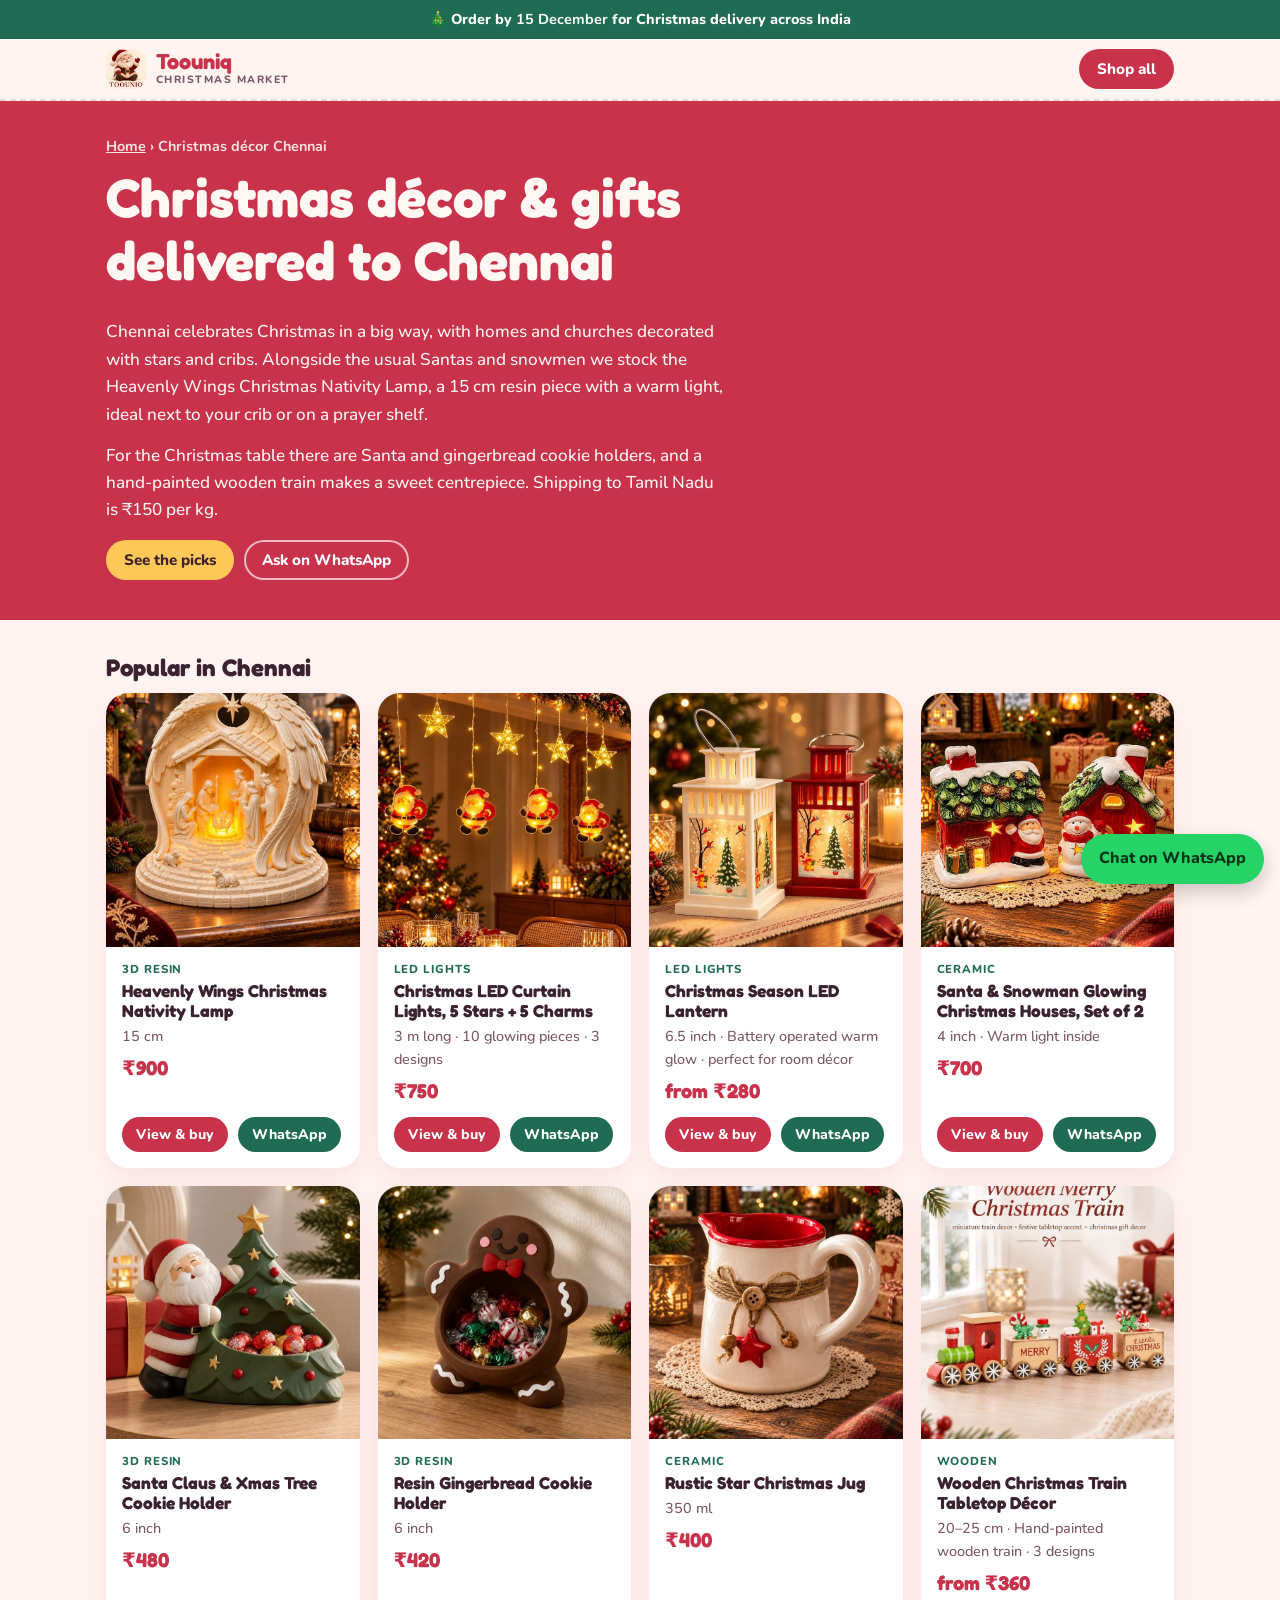
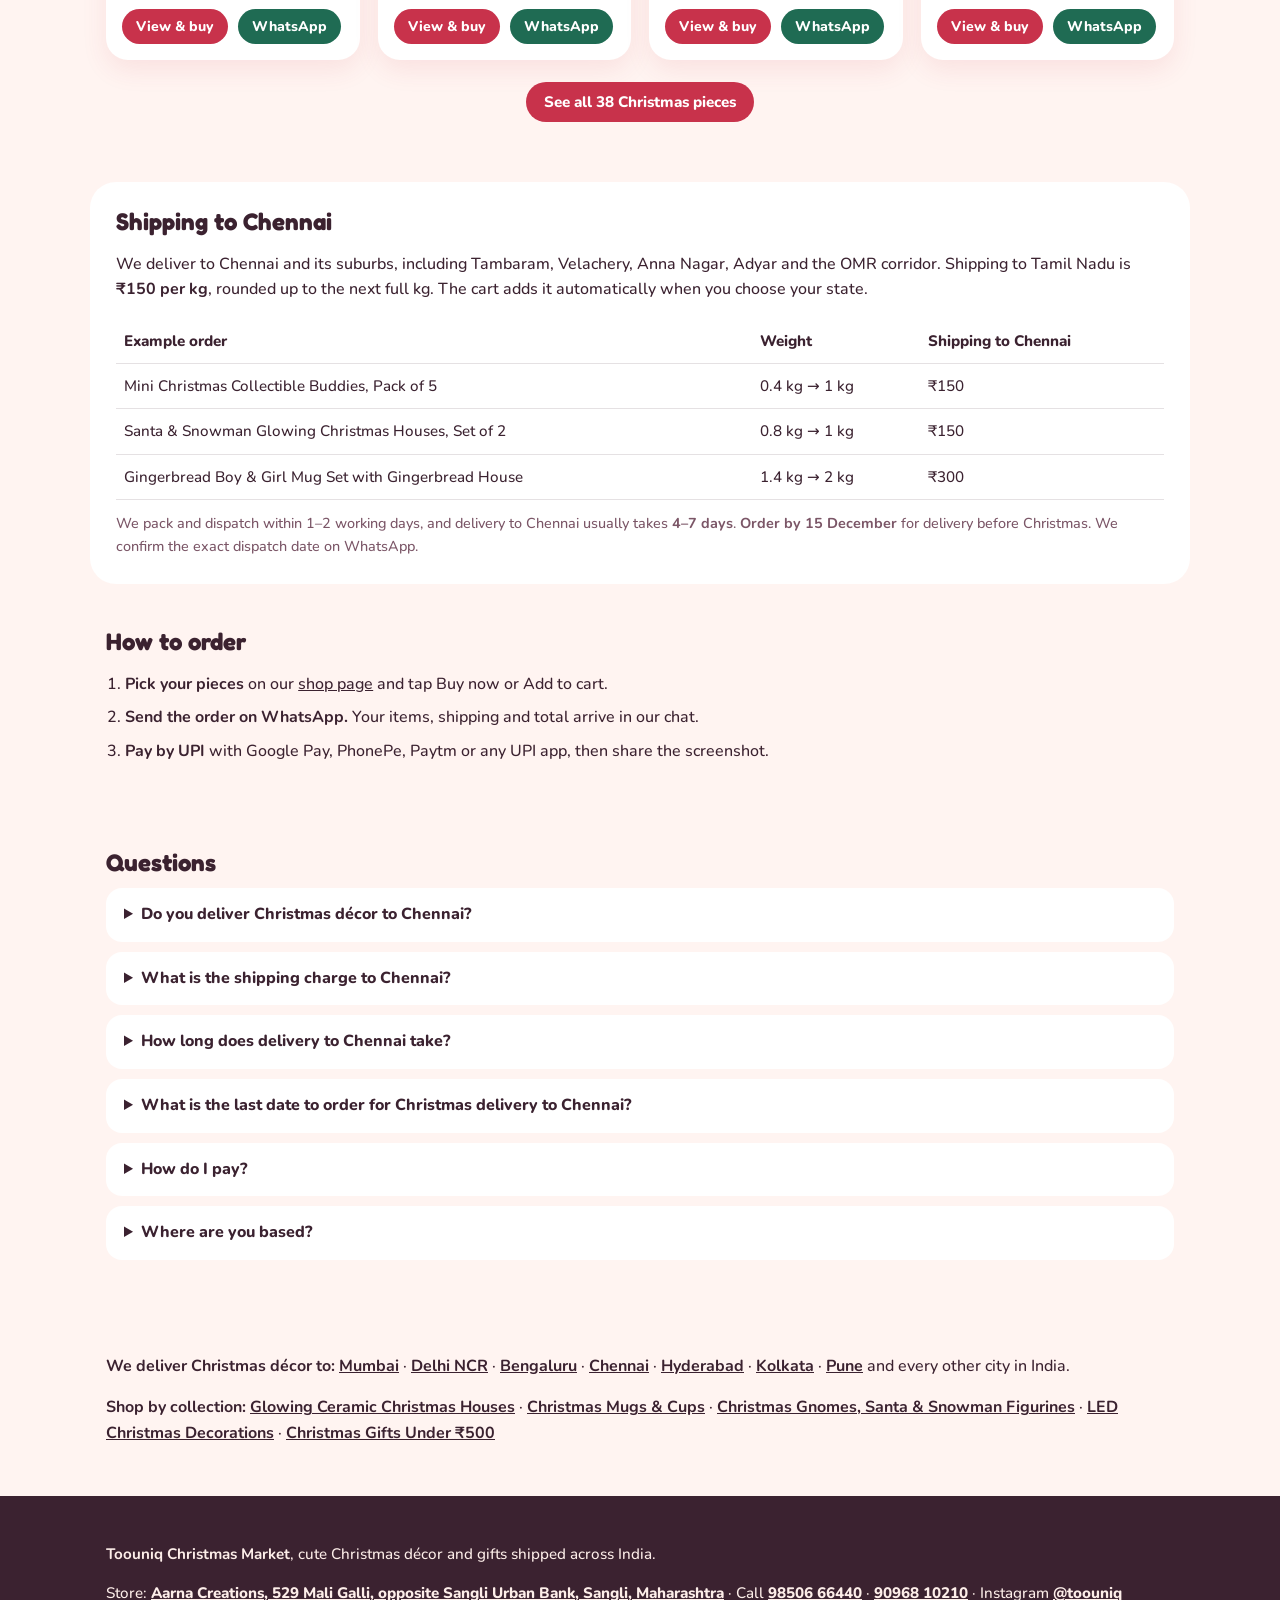
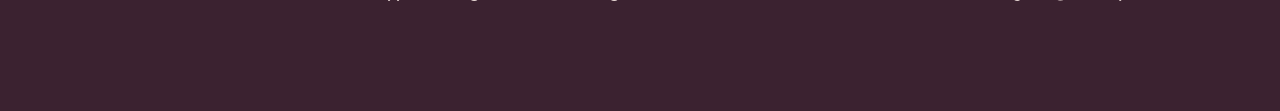
<file: christmas-decor-chennai/index.html>
<!doctype html>
<html lang="en-IN">
<head>
<meta charset="utf-8">
<meta name="viewport" content="width=device-width, initial-scale=1">
<title>Christmas Décor &amp; Gifts Delivered to Chennai | Toouniq</title>
<meta name="description" content="Buy Christmas décor and gifts online with delivery to Chennai: glowing ceramic houses, mugs, gnomes, LED lanterns from ₹150. Shipping ₹150/kg. Order on WhatsApp, pay by UPI.">
<link rel="canonical" href="https://toouniq.github.io/toouniqxmas-/christmas-decor-chennai/">
<meta name="theme-color" content="#c8324b">
<meta property="og:type" content="website">
<meta property="og:site_name" content="Toouniq Christmas Market">
<meta property="og:title" content="Christmas Décor &amp; Gifts Delivered to Chennai | Toouniq">
<meta property="og:description" content="Buy Christmas décor and gifts online with delivery to Chennai: glowing ceramic houses, mugs, gnomes, LED lanterns from ₹150. Shipping ₹150/kg. Order on WhatsApp, pay by UPI.">
<meta property="og:url" content="https://toouniq.github.io/toouniqxmas-/christmas-decor-chennai/">
<meta property="og:image" content="https://toouniq.github.io/toouniqxmas-/og.jpg">
<meta property="og:locale" content="en_IN">
<meta name="twitter:card" content="summary_large_image">
<link rel="icon" href="../img/santa-avatar.jpg">
<link rel="preconnect" href="https://fonts.googleapis.com">
<link rel="preconnect" href="https://fonts.gstatic.com" crossorigin>
<link rel="stylesheet" href="https://fonts.googleapis.com/css2?family=Fredoka:wght@600;700&family=Nunito:wght@500;700;800&display=swap">
<link rel="stylesheet" href="../assets/pages.css">
<script type="application/ld+json">{"@context": "https://schema.org", "@graph": [{"@type": "CollectionPage", "@id": "https://toouniq.github.io/toouniqxmas-/christmas-decor-chennai/", "url": "https://toouniq.github.io/toouniqxmas-/christmas-decor-chennai/", "name": "Christmas Décor & Gifts Delivered to Chennai | Toouniq", "description": "Buy Christmas décor and gifts online with delivery to Chennai: glowing ceramic houses, mugs, gnomes, LED lanterns from ₹150. Shipping ₹150/kg. Order on WhatsApp, pay by UPI.", "inLanguage": "en-IN", "isPartOf": {"@type": "WebSite", "url": "https://toouniq.github.io/toouniqxmas-/", "name": "Toouniq Christmas Market"}, "about": {"@id": "https://toouniq.github.io/toouniqxmas-/#shop"}, "spatialCoverage": {"@type": "City", "name": "Chennai"}}, {"@type": "BreadcrumbList", "itemListElement": [{"@type": "ListItem", "position": 1, "name": "Toouniq Christmas Market", "item": "https://toouniq.github.io/toouniqxmas-/"}, {"@type": "ListItem", "position": 2, "name": "Christmas décor Chennai", "item": "https://toouniq.github.io/toouniqxmas-/christmas-decor-chennai/"}]}, {"@type": "ItemList", "name": "Christmas décor & gifts delivered to Chennai", "itemListElement": [{"@type": "ListItem", "position": 1, "item": {"@type": "Product", "name": "Heavenly Wings Christmas Nativity Lamp", "image": "https://toouniq.github.io/toouniqxmas-/img/heavenly-wings-nativity-lamp.jpg", "material": "3D resin", "brand": {"@type": "Brand", "name": "Toouniq"}, "url": "https://toouniq.github.io/toouniqxmas-/#heavenly-wings-christmas-nativity-lamp", "offers": {"@type": "Offer", "price": "900", "priceCurrency": "INR", "availability": "https://schema.org/InStock", "url": "https://toouniq.github.io/toouniqxmas-/#heavenly-wings-christmas-nativity-lamp"}}}, {"@type": "ListItem", "position": 2, "item": {"@type": "Product", "name": "Christmas LED Curtain Lights, 5 Stars + 5 Charms", "image": "https://toouniq.github.io/toouniqxmas-/img/curtain-santa.jpg", "material": "LED lights", "brand": {"@type": "Brand", "name": "Toouniq"}, "url": "https://toouniq.github.io/toouniqxmas-/#christmas-led-curtain-lights-5-stars-5-charms", "offers": {"@type": "Offer", "price": "750", "priceCurrency": "INR", "availability": "https://schema.org/InStock", "url": "https://toouniq.github.io/toouniqxmas-/#christmas-led-curtain-lights-5-stars-5-charms"}}}, {"@type": "ListItem", "position": 3, "item": {"@type": "Product", "name": "Christmas Season LED Lantern", "image": "https://toouniq.github.io/toouniqxmas-/img/lantern-pair.jpg", "material": "LED lights", "brand": {"@type": "Brand", "name": "Toouniq"}, "url": "https://toouniq.github.io/toouniqxmas-/#christmas-season-led-lantern", "offers": {"@type": "AggregateOffer", "lowPrice": "280", "highPrice": "500", "offerCount": 3, "priceCurrency": "INR", "availability": "https://schema.org/InStock", "url": "https://toouniq.github.io/toouniqxmas-/#christmas-season-led-lantern"}}}, {"@type": "ListItem", "position": 4, "item": {"@type": "Product", "name": "Santa & Snowman Glowing Christmas Houses, Set of 2", "image": "https://toouniq.github.io/toouniqxmas-/img/santa-snowman-glow-houses.jpg", "material": "Ceramic", "brand": {"@type": "Brand", "name": "Toouniq"}, "url": "https://toouniq.github.io/toouniqxmas-/#santa-snowman-glowing-christmas-houses-set-of-2", "offers": {"@type": "Offer", "price": "700", "priceCurrency": "INR", "availability": "https://schema.org/InStock", "url": "https://toouniq.github.io/toouniqxmas-/#santa-snowman-glowing-christmas-houses-set-of-2"}}}, {"@type": "ListItem", "position": 5, "item": {"@type": "Product", "name": "Santa Claus & Xmas Tree Cookie Holder", "image": "https://toouniq.github.io/toouniqxmas-/img/santa-tree-cookie-holder.jpg", "material": "3D resin", "brand": {"@type": "Brand", "name": "Toouniq"}, "url": "https://toouniq.github.io/toouniqxmas-/#santa-claus-xmas-tree-cookie-holder", "offers": {"@type": "Offer", "price": "480", "priceCurrency": "INR", "availability": "https://schema.org/InStock", "url": "https://toouniq.github.io/toouniqxmas-/#santa-claus-xmas-tree-cookie-holder"}}}, {"@type": "ListItem", "position": 6, "item": {"@type": "Product", "name": "Resin Gingerbread Cookie Holder", "image": "https://toouniq.github.io/toouniqxmas-/img/resin-gingerbread-cookie-holder.jpg", "material": "3D resin", "brand": {"@type": "Brand", "name": "Toouniq"}, "url": "https://toouniq.github.io/toouniqxmas-/#resin-gingerbread-cookie-holder", "offers": {"@type": "Offer", "price": "420", "priceCurrency": "INR", "availability": "https://schema.org/InStock", "url": "https://toouniq.github.io/toouniqxmas-/#resin-gingerbread-cookie-holder"}}}, {"@type": "ListItem", "position": 7, "item": {"@type": "Product", "name": "Rustic Star Christmas Jug", "image": "https://toouniq.github.io/toouniqxmas-/img/rustic-star-christmas-jug.jpg", "material": "Ceramic", "brand": {"@type": "Brand", "name": "Toouniq"}, "url": "https://toouniq.github.io/toouniqxmas-/#rustic-star-christmas-jug", "offers": {"@type": "Offer", "price": "400", "priceCurrency": "INR", "availability": "https://schema.org/InStock", "url": "https://toouniq.github.io/toouniqxmas-/#rustic-star-christmas-jug"}}}, {"@type": "ListItem", "position": 8, "item": {"@type": "Product", "name": "Wooden Christmas Train Tabletop Décor", "image": "https://toouniq.github.io/toouniqxmas-/img/train-wooden-merry.jpg", "material": "Wooden", "brand": {"@type": "Brand", "name": "Toouniq"}, "url": "https://toouniq.github.io/toouniqxmas-/#wooden-christmas-train-tabletop-decor", "offers": {"@type": "AggregateOffer", "lowPrice": "360", "highPrice": "580", "offerCount": 3, "priceCurrency": "INR", "availability": "https://schema.org/InStock", "url": "https://toouniq.github.io/toouniqxmas-/#wooden-christmas-train-tabletop-decor"}}}]}, {"@type": "FAQPage", "mainEntity": [{"@type": "Question", "name": "Do you deliver Christmas décor to Chennai?", "acceptedAnswer": {"@type": "Answer", "text": "Yes. We ship to Chennai and its suburbs, including Tambaram, Velachery, Anna Nagar, Adyar and the OMR corridor, and to every other state in India."}}, {"@type": "Question", "name": "What is the shipping charge to Chennai?", "acceptedAnswer": {"@type": "Answer", "text": "₹150 per kg for Tamil Nadu, rounded up to the next full kg. For example, the Gingerbread Mug Set (1.4 kg) ships for ₹300."}}, {"@type": "Question", "name": "How long does delivery to Chennai take?", "acceptedAnswer": {"@type": "Answer", "text": "We pack and dispatch within 1–2 working days, and delivery to Chennai usually takes 4–7 days. We confirm the exact dispatch date on WhatsApp."}}, {"@type": "Question", "name": "What is the last date to order for Christmas delivery to Chennai?", "acceptedAnswer": {"@type": "Answer", "text": "Order by 15 December for delivery before Christmas."}}, {"@type": "Question", "name": "How do I pay?", "acceptedAnswer": {"@type": "Answer", "text": "Pay with Google Pay, PhonePe, Paytm or any UPI app to our UPI ID, or scan the QR code in your cart, then share the payment screenshot on WhatsApp."}}, {"@type": "Question", "name": "Where are you based?", "acceptedAnswer": {"@type": "Answer", "text": "Our physical store is Aarna Creations in Sangli, Maharashtra, run by Mithun Shah and Rashmi Shah. We pack and ship every online order from there."}}]}]}</script>
</head>
<body>
<div class="cutoff">🎄 Order by <b>15 December</b> for Christmas delivery across India</div>
<header class="top"><div class="wrap">
  <a class="brand" href="../"><img src="../img/toouniq-logo.jpg" alt="Toouniq logo" width="40" height="40"><span><b>Toouniq</b><small>Christmas Market</small></span></a>
  <a class="b b-cran" href="../#shop">Shop all</a>
</div></header>
<main>
<section class="hero"><div class="wrap">
  <nav class="crumbs" aria-label="Breadcrumb"><a href="../">Home</a> › <span>Christmas décor Chennai</span></nav>
  <h1>Christmas décor &amp; gifts delivered to Chennai</h1>
  <p class="lead">Chennai celebrates Christmas in a big way, with homes and churches decorated with stars and cribs. Alongside the usual Santas and snowmen we stock the Heavenly Wings Christmas Nativity Lamp, a 15 cm resin piece with a warm light, ideal next to your crib or on a prayer shelf.</p><p class="lead">For the Christmas table there are Santa and gingerbread cookie holders, and a hand-painted wooden train makes a sweet centrepiece. Shipping to Tamil Nadu is ₹150 per kg.</p>
  <div class="acts"><a class="b b-gold" href="#picks">See the picks</a><a class="b b-ghost" href="https://wa.me/919096810210?text=Hi%20Toouniq%21%20I%20have%20a%20question%20about%20Christmas%20d%C3%A9cor%20delivery%20to%20Chennai." target="_blank" rel="noopener">Ask on WhatsApp</a></div>
</div></section>
<section class="wrap sec" id="picks">
  <h2>Popular in Chennai</h2>
  <div class="grid">
<article class="pc">
  <a href="../#heavenly-wings-christmas-nativity-lamp"><img src="../img/heavenly-wings-nativity-lamp.jpg" alt="Heavenly Wings Christmas Nativity Lamp, 3d resin Christmas décor" width="400" height="400" loading="lazy"></a>
  <div class="pi"><span class="mat">3D resin</span>
    <h3><a href="../#heavenly-wings-christmas-nativity-lamp">Heavenly Wings Christmas Nativity Lamp</a></h3>
    <p class="note">15 cm</p>
    <p class="price">₹900</p>
    <div class="acts"><a class="b b-cran" href="../#heavenly-wings-christmas-nativity-lamp">View &amp; buy</a><a class="b b-pine" href="https://wa.me/919096810210?text=Hi%20Toouniq%21%20I%27d%20like%20to%20order%3A%20Heavenly%20Wings%20Christmas%20Nativity%20Lamp%20%28%E2%82%B9900%29.%20Delivery%20to%20Chennai." target="_blank" rel="noopener">WhatsApp</a></div>
  </div>
</article>
<article class="pc">
  <a href="../#christmas-led-curtain-lights-5-stars-5-charms"><img src="../img/curtain-santa.jpg" alt="Christmas LED Curtain Lights, 5 Stars + 5 Charms, led lights Christmas décor" width="400" height="400" loading="lazy"></a>
  <div class="pi"><span class="mat">LED lights</span>
    <h3><a href="../#christmas-led-curtain-lights-5-stars-5-charms">Christmas LED Curtain Lights, 5 Stars + 5 Charms</a></h3>
    <p class="note">3 m long · 10 glowing pieces · 3 designs</p>
    <p class="price">₹750</p>
    <div class="acts"><a class="b b-cran" href="../#christmas-led-curtain-lights-5-stars-5-charms">View &amp; buy</a><a class="b b-pine" href="https://wa.me/919096810210?text=Hi%20Toouniq%21%20I%27d%20like%20to%20order%3A%20Christmas%20LED%20Curtain%20Lights%2C%205%20Stars%20%2B%205%20Charms%20%28%E2%82%B9750%29.%20Delivery%20to%20Chennai." target="_blank" rel="noopener">WhatsApp</a></div>
  </div>
</article>
<article class="pc">
  <a href="../#christmas-season-led-lantern"><img src="../img/lantern-pair.jpg" alt="Christmas Season LED Lantern, led lights Christmas décor" width="400" height="400" loading="lazy"></a>
  <div class="pi"><span class="mat">LED lights</span>
    <h3><a href="../#christmas-season-led-lantern">Christmas Season LED Lantern</a></h3>
    <p class="note">6.5 inch · Battery operated warm glow · perfect for room décor</p>
    <p class="price">from ₹280</p>
    <div class="acts"><a class="b b-cran" href="../#christmas-season-led-lantern">View &amp; buy</a><a class="b b-pine" href="https://wa.me/919096810210?text=Hi%20Toouniq%21%20I%27d%20like%20to%20order%3A%20Christmas%20Season%20LED%20Lantern%20%28from%20%E2%82%B9280%29.%20Delivery%20to%20Chennai." target="_blank" rel="noopener">WhatsApp</a></div>
  </div>
</article>
<article class="pc">
  <a href="../#santa-snowman-glowing-christmas-houses-set-of-2"><img src="../img/santa-snowman-glow-houses.jpg" alt="Santa &amp; Snowman Glowing Christmas Houses, Set of 2, ceramic Christmas décor" width="400" height="400" loading="lazy"></a>
  <div class="pi"><span class="mat">Ceramic</span>
    <h3><a href="../#santa-snowman-glowing-christmas-houses-set-of-2">Santa &amp; Snowman Glowing Christmas Houses, Set of 2</a></h3>
    <p class="note">4 inch · Warm light inside</p>
    <p class="price">₹700</p>
    <div class="acts"><a class="b b-cran" href="../#santa-snowman-glowing-christmas-houses-set-of-2">View &amp; buy</a><a class="b b-pine" href="https://wa.me/919096810210?text=Hi%20Toouniq%21%20I%27d%20like%20to%20order%3A%20Santa%20%26%20Snowman%20Glowing%20Christmas%20Houses%2C%20Set%20of%202%20%28%E2%82%B9700%29.%20Delivery%20to%20Chennai." target="_blank" rel="noopener">WhatsApp</a></div>
  </div>
</article>
<article class="pc">
  <a href="../#santa-claus-xmas-tree-cookie-holder"><img src="../img/santa-tree-cookie-holder.jpg" alt="Santa Claus &amp; Xmas Tree Cookie Holder, 3d resin Christmas décor" width="400" height="400" loading="lazy"></a>
  <div class="pi"><span class="mat">3D resin</span>
    <h3><a href="../#santa-claus-xmas-tree-cookie-holder">Santa Claus &amp; Xmas Tree Cookie Holder</a></h3>
    <p class="note">6 inch</p>
    <p class="price">₹480</p>
    <div class="acts"><a class="b b-cran" href="../#santa-claus-xmas-tree-cookie-holder">View &amp; buy</a><a class="b b-pine" href="https://wa.me/919096810210?text=Hi%20Toouniq%21%20I%27d%20like%20to%20order%3A%20Santa%20Claus%20%26%20Xmas%20Tree%20Cookie%20Holder%20%28%E2%82%B9480%29.%20Delivery%20to%20Chennai." target="_blank" rel="noopener">WhatsApp</a></div>
  </div>
</article>
<article class="pc">
  <a href="../#resin-gingerbread-cookie-holder"><img src="../img/resin-gingerbread-cookie-holder.jpg" alt="Resin Gingerbread Cookie Holder, 3d resin Christmas décor" width="400" height="400" loading="lazy"></a>
  <div class="pi"><span class="mat">3D resin</span>
    <h3><a href="../#resin-gingerbread-cookie-holder">Resin Gingerbread Cookie Holder</a></h3>
    <p class="note">6 inch</p>
    <p class="price">₹420</p>
    <div class="acts"><a class="b b-cran" href="../#resin-gingerbread-cookie-holder">View &amp; buy</a><a class="b b-pine" href="https://wa.me/919096810210?text=Hi%20Toouniq%21%20I%27d%20like%20to%20order%3A%20Resin%20Gingerbread%20Cookie%20Holder%20%28%E2%82%B9420%29.%20Delivery%20to%20Chennai." target="_blank" rel="noopener">WhatsApp</a></div>
  </div>
</article>
<article class="pc">
  <a href="../#rustic-star-christmas-jug"><img src="../img/rustic-star-christmas-jug.jpg" alt="Rustic Star Christmas Jug, ceramic Christmas décor" width="400" height="400" loading="lazy"></a>
  <div class="pi"><span class="mat">Ceramic</span>
    <h3><a href="../#rustic-star-christmas-jug">Rustic Star Christmas Jug</a></h3>
    <p class="note">350 ml</p>
    <p class="price">₹400</p>
    <div class="acts"><a class="b b-cran" href="../#rustic-star-christmas-jug">View &amp; buy</a><a class="b b-pine" href="https://wa.me/919096810210?text=Hi%20Toouniq%21%20I%27d%20like%20to%20order%3A%20Rustic%20Star%20Christmas%20Jug%20%28%E2%82%B9400%29.%20Delivery%20to%20Chennai." target="_blank" rel="noopener">WhatsApp</a></div>
  </div>
</article>
<article class="pc">
  <a href="../#wooden-christmas-train-tabletop-decor"><img src="../img/train-wooden-merry.jpg" alt="Wooden Christmas Train Tabletop Décor, wooden Christmas décor" width="400" height="400" loading="lazy"></a>
  <div class="pi"><span class="mat">Wooden</span>
    <h3><a href="../#wooden-christmas-train-tabletop-decor">Wooden Christmas Train Tabletop Décor</a></h3>
    <p class="note">20–25 cm · Hand-painted wooden train · 3 designs</p>
    <p class="price">from ₹360</p>
    <div class="acts"><a class="b b-cran" href="../#wooden-christmas-train-tabletop-decor">View &amp; buy</a><a class="b b-pine" href="https://wa.me/919096810210?text=Hi%20Toouniq%21%20I%27d%20like%20to%20order%3A%20Wooden%20Christmas%20Train%20Tabletop%20D%C3%A9cor%20%28from%20%E2%82%B9360%29.%20Delivery%20to%20Chennai." target="_blank" rel="noopener">WhatsApp</a></div>
  </div>
</article>
  </div>
  <p class="more"><a class="b b-cran" href="../#shop">See all 38 Christmas pieces</a></p>
</section>
<section class="wrap sec panel">
  <h2>Shipping to Chennai</h2>
  <p>We deliver to Chennai and its suburbs, including Tambaram, Velachery, Anna Nagar, Adyar and the OMR corridor. Shipping to Tamil Nadu is <b>₹150 per kg</b>, rounded up to the next full kg. The cart adds it automatically when you choose your state.</p>
  <table><thead><tr><th>Example order</th><th>Weight</th><th>Shipping to Chennai</th></tr></thead><tbody><tr><td>Mini Christmas Collectible Buddies, Pack of 5</td><td>0.4 kg → 1 kg</td><td>₹150</td></tr><tr><td>Santa &amp; Snowman Glowing Christmas Houses, Set of 2</td><td>0.8 kg → 1 kg</td><td>₹150</td></tr><tr><td>Gingerbread Boy &amp; Girl Mug Set with Gingerbread House</td><td>1.4 kg → 2 kg</td><td>₹300</td></tr></tbody></table>
  <p class="note">We pack and dispatch within 1–2 working days, and delivery to Chennai usually takes <b>4–7 days</b>. <b>Order by 15 December</b> for delivery before Christmas. We confirm the exact dispatch date on WhatsApp.</p>
</section>
<section class="wrap sec">
  <h2>How to order</h2>
  <ol class="steps">
    <li><b>Pick your pieces</b> on our <a href="../#shop">shop page</a> and tap Buy now or Add to cart.</li>
    <li><b>Send the order on WhatsApp.</b> Your items, shipping and total arrive in our chat.</li>
    <li><b>Pay by UPI</b> with Google Pay, PhonePe, Paytm or any UPI app, then share the screenshot.</li>
  </ol>
</section>
<section class="wrap sec faq">
  <h2>Questions</h2>
  <details><summary>Do you deliver Christmas décor to Chennai?</summary><p>Yes. We ship to Chennai and its suburbs, including Tambaram, Velachery, Anna Nagar, Adyar and the OMR corridor, and to every other state in India.</p></details><details><summary>What is the shipping charge to Chennai?</summary><p>₹150 per kg for Tamil Nadu, rounded up to the next full kg. For example, the Gingerbread Mug Set (1.4 kg) ships for ₹300.</p></details><details><summary>How long does delivery to Chennai take?</summary><p>We pack and dispatch within 1–2 working days, and delivery to Chennai usually takes 4–7 days. We confirm the exact dispatch date on WhatsApp.</p></details><details><summary>What is the last date to order for Christmas delivery to Chennai?</summary><p>Order by 15 December for delivery before Christmas.</p></details><details><summary>How do I pay?</summary><p>Pay with Google Pay, PhonePe, Paytm or any UPI app to our UPI ID, or scan the QR code in your cart, then share the payment screenshot on WhatsApp.</p></details><details><summary>Where are you based?</summary><p>Our physical store is Aarna Creations in Sangli, Maharashtra, run by Mithun Shah and Rashmi Shah. We pack and ship every online order from there.</p></details>
</section>
<section class="wrap sec links">
  <p><b>We deliver Christmas décor to:</b> <a href="../christmas-decor-mumbai/">Mumbai</a> · <a href="../christmas-decor-delhi-ncr/">Delhi NCR</a> · <a href="../christmas-decor-bengaluru/">Bengaluru</a> · <a href="../christmas-decor-chennai/">Chennai</a> · <a href="../christmas-decor-hyderabad/">Hyderabad</a> · <a href="../christmas-decor-kolkata/">Kolkata</a> · <a href="../christmas-decor-pune/">Pune</a> and every other city in India.</p>
  <p><b>Shop by collection:</b> <a href="../ceramic-christmas-houses/">Glowing Ceramic Christmas Houses</a> · <a href="../christmas-mugs/">Christmas Mugs & Cups</a> · <a href="../christmas-gnomes-santa-snowman/">Christmas Gnomes, Santa & Snowman Figurines</a> · <a href="../christmas-led-decorations/">LED Christmas Decorations</a> · <a href="../christmas-gifts-under-500/">Christmas Gifts Under ₹500</a></p>
</section>
</main>
<footer class="foot"><div class="wrap">
  <p><b>Toouniq Christmas Market</b>, cute Christmas décor and gifts shipped across India.</p>
  <p>Store: <a href="https://maps.app.goo.gl/FKpYqjHd3P21dk3g6" target="_blank" rel="noopener">Aarna Creations, 529 Mali Galli, opposite Sangli Urban Bank, Sangli, Maharashtra</a> · Call <a href="tel:+919850666440">98506 66440</a> · <a href="tel:+919096810210">90968 10210</a> · Instagram <a href="https://www.instagram.com/toouniq/" target="_blank" rel="noopener">@toouniq</a></p>
</div></footer>
<a class="fab" href="https://wa.me/919096810210" target="_blank" rel="noopener" aria-label="Chat on WhatsApp">Chat on WhatsApp</a>
</body>
</html>
</file>
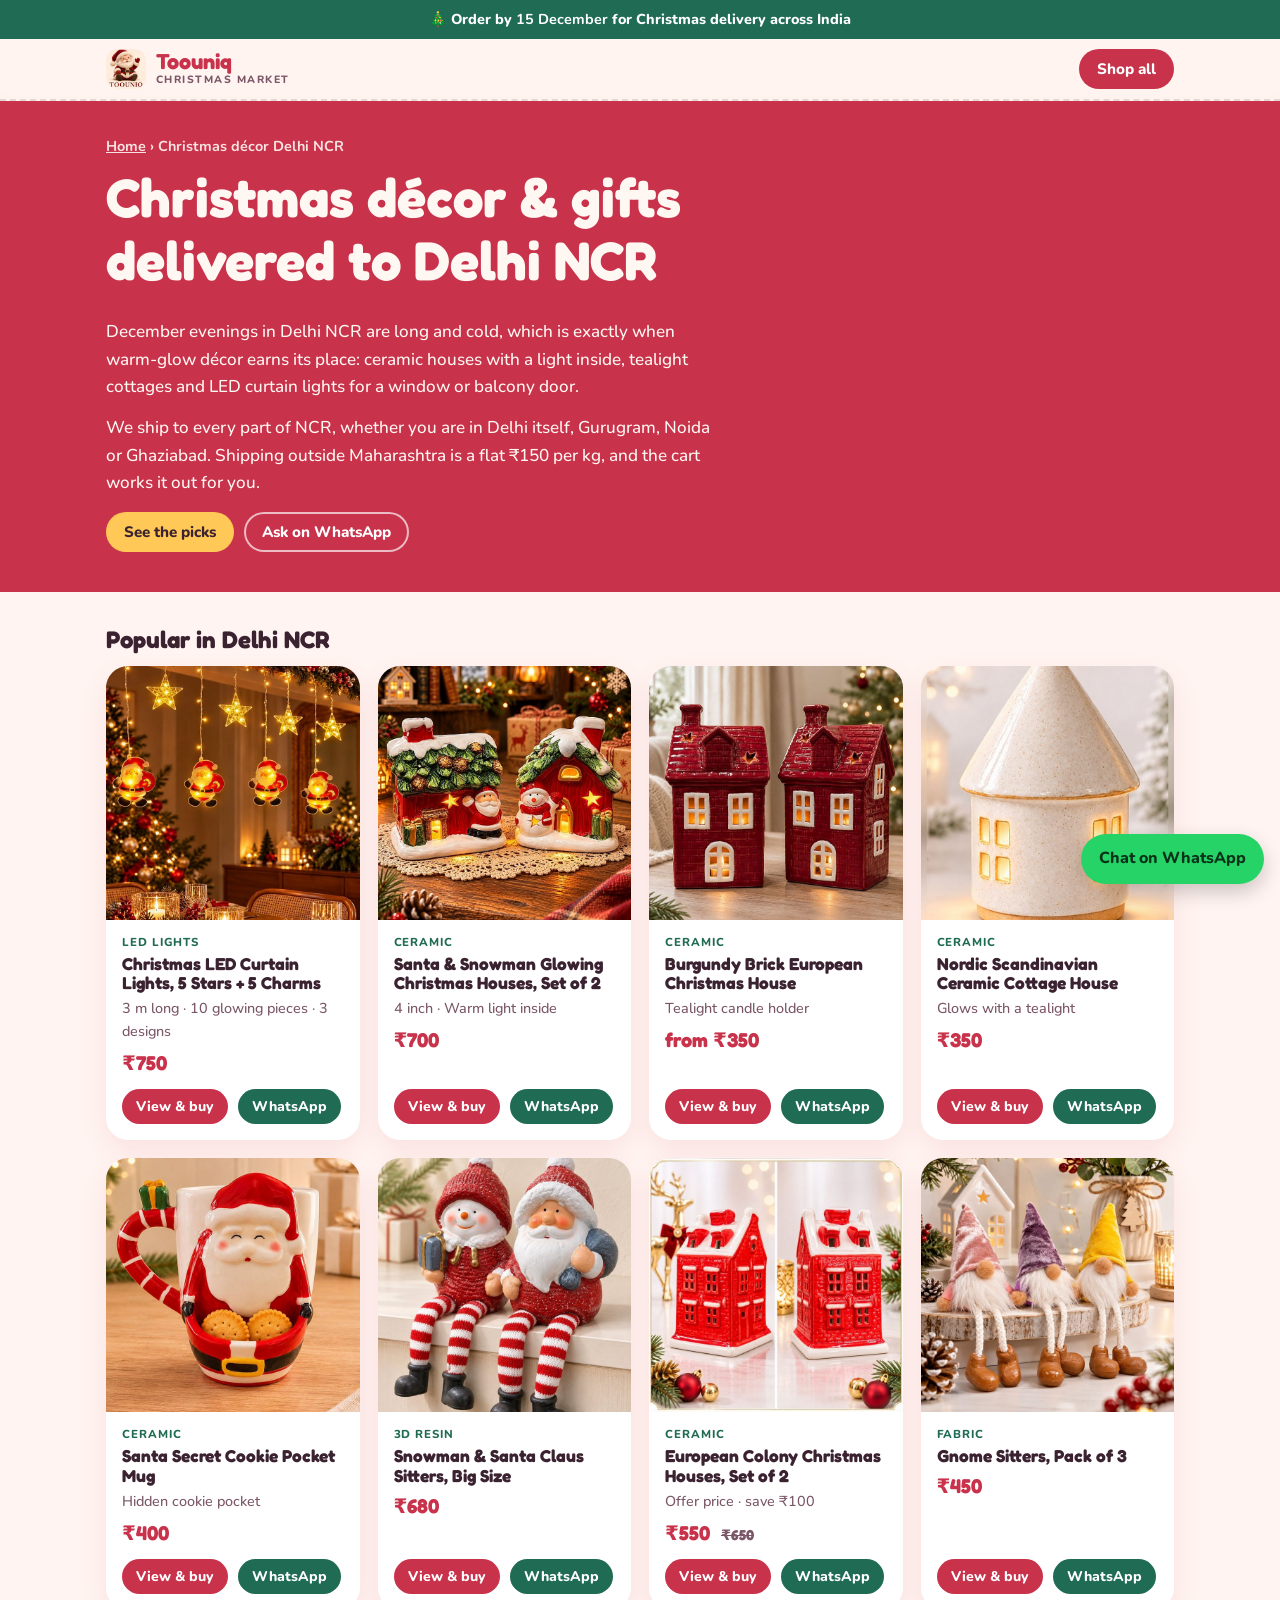
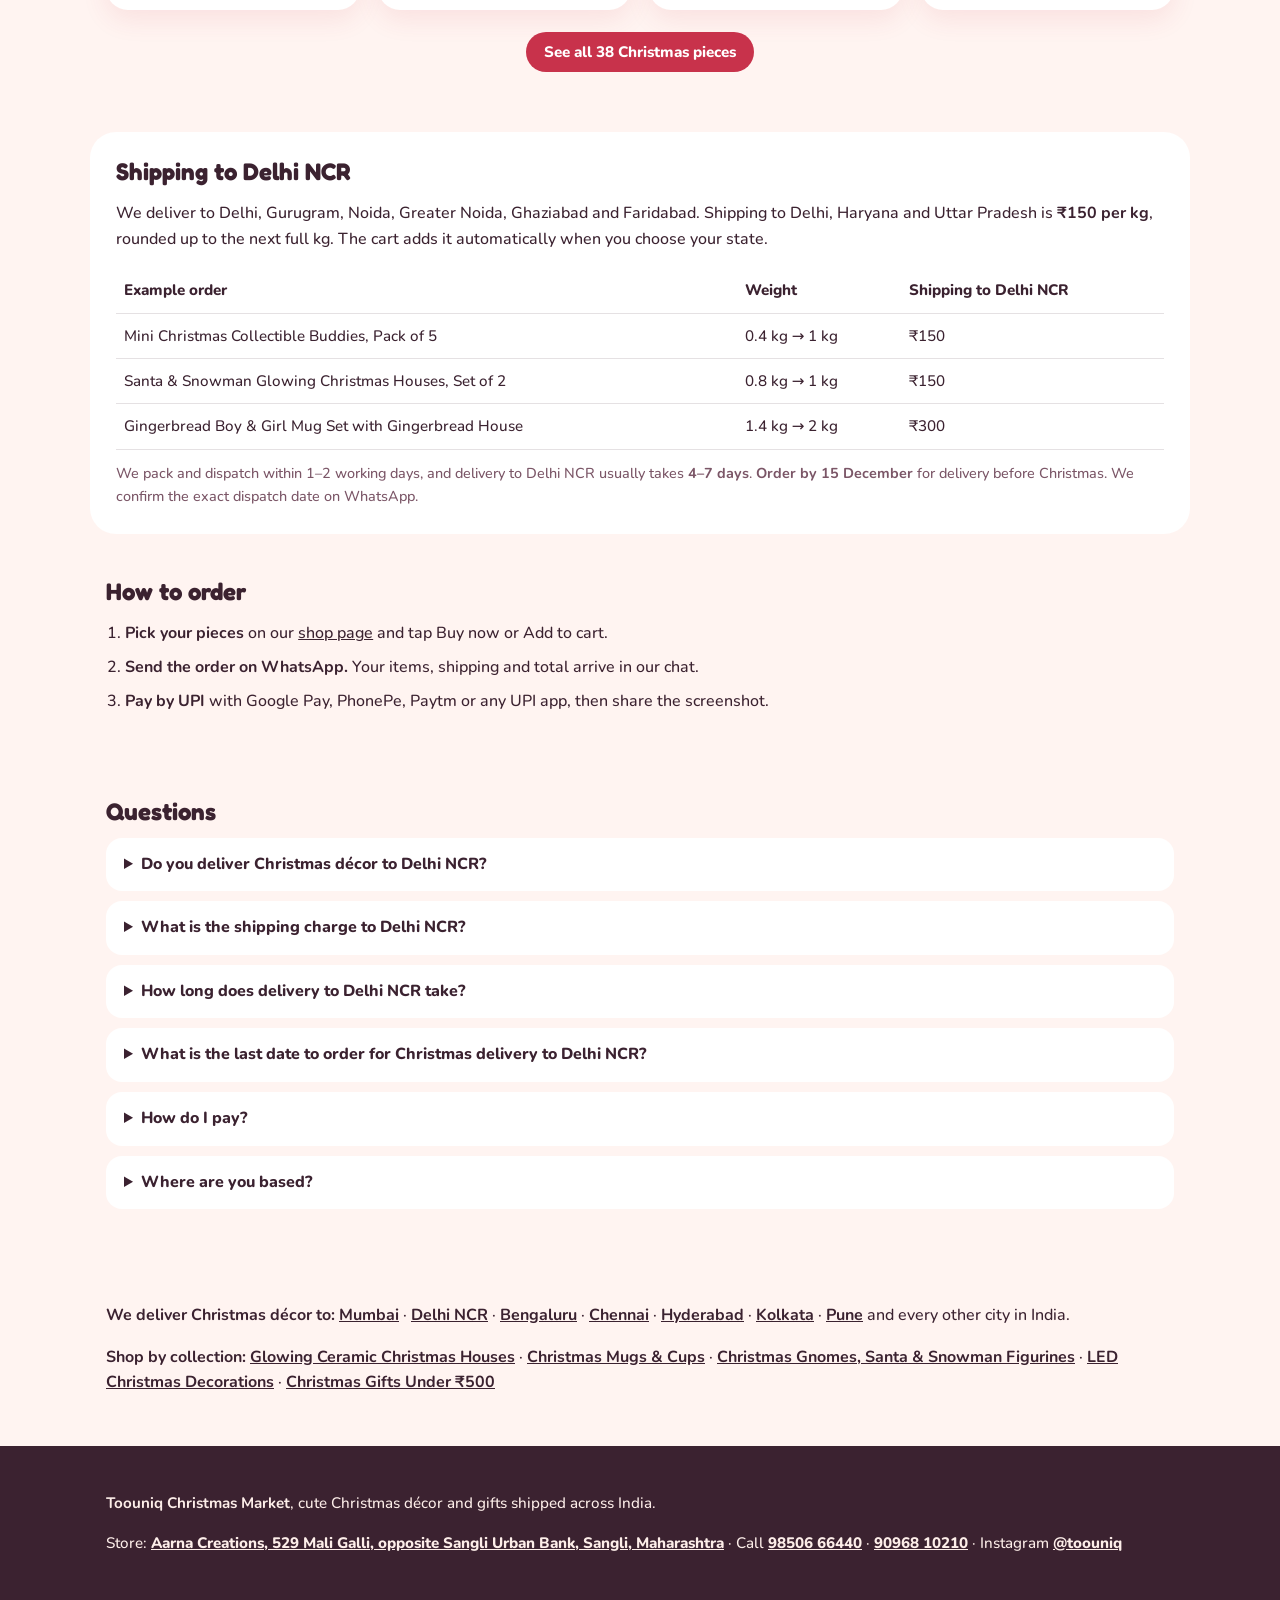
<file: christmas-decor-delhi-ncr/index.html>
<!doctype html>
<html lang="en-IN">
<head>
<meta charset="utf-8">
<meta name="viewport" content="width=device-width, initial-scale=1">
<title>Christmas Décor &amp; Gifts Delivered to Delhi NCR | Toouniq</title>
<meta name="description" content="Buy Christmas décor and gifts online with delivery to Delhi NCR: glowing ceramic houses, mugs, gnomes, LED lanterns from ₹150. Shipping ₹150/kg. Order on WhatsApp, pay by UPI.">
<link rel="canonical" href="https://toouniq.github.io/toouniqxmas-/christmas-decor-delhi-ncr/">
<meta name="theme-color" content="#c8324b">
<meta property="og:type" content="website">
<meta property="og:site_name" content="Toouniq Christmas Market">
<meta property="og:title" content="Christmas Décor &amp; Gifts Delivered to Delhi NCR | Toouniq">
<meta property="og:description" content="Buy Christmas décor and gifts online with delivery to Delhi NCR: glowing ceramic houses, mugs, gnomes, LED lanterns from ₹150. Shipping ₹150/kg. Order on WhatsApp, pay by UPI.">
<meta property="og:url" content="https://toouniq.github.io/toouniqxmas-/christmas-decor-delhi-ncr/">
<meta property="og:image" content="https://toouniq.github.io/toouniqxmas-/og.jpg">
<meta property="og:locale" content="en_IN">
<meta name="twitter:card" content="summary_large_image">
<link rel="icon" href="../img/santa-avatar.jpg">
<link rel="preconnect" href="https://fonts.googleapis.com">
<link rel="preconnect" href="https://fonts.gstatic.com" crossorigin>
<link rel="stylesheet" href="https://fonts.googleapis.com/css2?family=Fredoka:wght@600;700&family=Nunito:wght@500;700;800&display=swap">
<link rel="stylesheet" href="../assets/pages.css">
<script type="application/ld+json">{"@context": "https://schema.org", "@graph": [{"@type": "CollectionPage", "@id": "https://toouniq.github.io/toouniqxmas-/christmas-decor-delhi-ncr/", "url": "https://toouniq.github.io/toouniqxmas-/christmas-decor-delhi-ncr/", "name": "Christmas Décor & Gifts Delivered to Delhi NCR | Toouniq", "description": "Buy Christmas décor and gifts online with delivery to Delhi NCR: glowing ceramic houses, mugs, gnomes, LED lanterns from ₹150. Shipping ₹150/kg. Order on WhatsApp, pay by UPI.", "inLanguage": "en-IN", "isPartOf": {"@type": "WebSite", "url": "https://toouniq.github.io/toouniqxmas-/", "name": "Toouniq Christmas Market"}, "about": {"@id": "https://toouniq.github.io/toouniqxmas-/#shop"}, "spatialCoverage": {"@type": "City", "name": "Delhi NCR"}}, {"@type": "BreadcrumbList", "itemListElement": [{"@type": "ListItem", "position": 1, "name": "Toouniq Christmas Market", "item": "https://toouniq.github.io/toouniqxmas-/"}, {"@type": "ListItem", "position": 2, "name": "Christmas décor Delhi NCR", "item": "https://toouniq.github.io/toouniqxmas-/christmas-decor-delhi-ncr/"}]}, {"@type": "ItemList", "name": "Christmas décor & gifts delivered to Delhi NCR", "itemListElement": [{"@type": "ListItem", "position": 1, "item": {"@type": "Product", "name": "Christmas LED Curtain Lights, 5 Stars + 5 Charms", "image": "https://toouniq.github.io/toouniqxmas-/img/curtain-santa.jpg", "material": "LED lights", "brand": {"@type": "Brand", "name": "Toouniq"}, "url": "https://toouniq.github.io/toouniqxmas-/#christmas-led-curtain-lights-5-stars-5-charms", "offers": {"@type": "Offer", "price": "750", "priceCurrency": "INR", "availability": "https://schema.org/InStock", "url": "https://toouniq.github.io/toouniqxmas-/#christmas-led-curtain-lights-5-stars-5-charms"}}}, {"@type": "ListItem", "position": 2, "item": {"@type": "Product", "name": "Santa & Snowman Glowing Christmas Houses, Set of 2", "image": "https://toouniq.github.io/toouniqxmas-/img/santa-snowman-glow-houses.jpg", "material": "Ceramic", "brand": {"@type": "Brand", "name": "Toouniq"}, "url": "https://toouniq.github.io/toouniqxmas-/#santa-snowman-glowing-christmas-houses-set-of-2", "offers": {"@type": "Offer", "price": "700", "priceCurrency": "INR", "availability": "https://schema.org/InStock", "url": "https://toouniq.github.io/toouniqxmas-/#santa-snowman-glowing-christmas-houses-set-of-2"}}}, {"@type": "ListItem", "position": 3, "item": {"@type": "Product", "name": "Burgundy Brick European Christmas House", "image": "https://toouniq.github.io/toouniqxmas-/img/brick-house-pair.jpg", "material": "Ceramic", "brand": {"@type": "Brand", "name": "Toouniq"}, "url": "https://toouniq.github.io/toouniqxmas-/#burgundy-brick-european-christmas-house", "offers": {"@type": "AggregateOffer", "lowPrice": "350", "highPrice": "600", "offerCount": 2, "priceCurrency": "INR", "availability": "https://schema.org/InStock", "url": "https://toouniq.github.io/toouniqxmas-/#burgundy-brick-european-christmas-house"}}}, {"@type": "ListItem", "position": 4, "item": {"@type": "Product", "name": "Nordic Scandinavian Ceramic Cottage House", "image": "https://toouniq.github.io/toouniqxmas-/img/nordic-cottage-1.jpg", "material": "Ceramic", "brand": {"@type": "Brand", "name": "Toouniq"}, "url": "https://toouniq.github.io/toouniqxmas-/#nordic-scandinavian-ceramic-cottage-house", "offers": {"@type": "Offer", "price": "350", "priceCurrency": "INR", "availability": "https://schema.org/InStock", "url": "https://toouniq.github.io/toouniqxmas-/#nordic-scandinavian-ceramic-cottage-house"}}}, {"@type": "ListItem", "position": 5, "item": {"@type": "Product", "name": "Santa Secret Cookie Pocket Mug", "image": "https://toouniq.github.io/toouniqxmas-/img/santa-cookie-pocket-mug.jpg", "material": "Ceramic", "brand": {"@type": "Brand", "name": "Toouniq"}, "url": "https://toouniq.github.io/toouniqxmas-/#santa-secret-cookie-pocket-mug", "offers": {"@type": "Offer", "price": "400", "priceCurrency": "INR", "availability": "https://schema.org/InStock", "url": "https://toouniq.github.io/toouniqxmas-/#santa-secret-cookie-pocket-mug"}}}, {"@type": "ListItem", "position": 6, "item": {"@type": "Product", "name": "Snowman & Santa Claus Sitters, Big Size", "image": "https://toouniq.github.io/toouniqxmas-/img/snowman-santa-sitters.jpg", "material": "3D resin", "brand": {"@type": "Brand", "name": "Toouniq"}, "url": "https://toouniq.github.io/toouniqxmas-/#snowman-santa-claus-sitters-big-size", "offers": {"@type": "Offer", "price": "680", "priceCurrency": "INR", "availability": "https://schema.org/InStock", "url": "https://toouniq.github.io/toouniqxmas-/#snowman-santa-claus-sitters-big-size"}}}, {"@type": "ListItem", "position": 7, "item": {"@type": "Product", "name": "European Colony Christmas Houses, Set of 2", "image": "https://toouniq.github.io/toouniqxmas-/img/european-colony-houses.jpg", "material": "Ceramic", "brand": {"@type": "Brand", "name": "Toouniq"}, "url": "https://toouniq.github.io/toouniqxmas-/#european-colony-christmas-houses-set-of-2", "offers": {"@type": "Offer", "price": "550", "priceCurrency": "INR", "availability": "https://schema.org/InStock", "url": "https://toouniq.github.io/toouniqxmas-/#european-colony-christmas-houses-set-of-2"}}}, {"@type": "ListItem", "position": 8, "item": {"@type": "Product", "name": "Gnome Sitters, Pack of 3", "image": "https://toouniq.github.io/toouniqxmas-/img/gnome-sitters-pack-of-3.jpg", "material": "Fabric", "brand": {"@type": "Brand", "name": "Toouniq"}, "url": "https://toouniq.github.io/toouniqxmas-/#gnome-sitters-pack-of-3", "offers": {"@type": "Offer", "price": "450", "priceCurrency": "INR", "availability": "https://schema.org/InStock", "url": "https://toouniq.github.io/toouniqxmas-/#gnome-sitters-pack-of-3"}}}]}, {"@type": "FAQPage", "mainEntity": [{"@type": "Question", "name": "Do you deliver Christmas décor to Delhi NCR?", "acceptedAnswer": {"@type": "Answer", "text": "Yes. We ship to Delhi, Gurugram, Noida, Greater Noida, Ghaziabad and Faridabad, and to every other state in India."}}, {"@type": "Question", "name": "What is the shipping charge to Delhi NCR?", "acceptedAnswer": {"@type": "Answer", "text": "₹150 per kg for Delhi, Haryana and Uttar Pradesh, rounded up to the next full kg. For example, the Gingerbread Mug Set (1.4 kg) ships for ₹300."}}, {"@type": "Question", "name": "How long does delivery to Delhi NCR take?", "acceptedAnswer": {"@type": "Answer", "text": "We pack and dispatch within 1–2 working days, and delivery to Delhi NCR usually takes 4–7 days. We confirm the exact dispatch date on WhatsApp."}}, {"@type": "Question", "name": "What is the last date to order for Christmas delivery to Delhi NCR?", "acceptedAnswer": {"@type": "Answer", "text": "Order by 15 December for delivery before Christmas."}}, {"@type": "Question", "name": "How do I pay?", "acceptedAnswer": {"@type": "Answer", "text": "Pay with Google Pay, PhonePe, Paytm or any UPI app to our UPI ID, or scan the QR code in your cart, then share the payment screenshot on WhatsApp."}}, {"@type": "Question", "name": "Where are you based?", "acceptedAnswer": {"@type": "Answer", "text": "Our physical store is Aarna Creations in Sangli, Maharashtra, run by Mithun Shah and Rashmi Shah. We pack and ship every online order from there."}}]}]}</script>
</head>
<body>
<div class="cutoff">🎄 Order by <b>15 December</b> for Christmas delivery across India</div>
<header class="top"><div class="wrap">
  <a class="brand" href="../"><img src="../img/toouniq-logo.jpg" alt="Toouniq logo" width="40" height="40"><span><b>Toouniq</b><small>Christmas Market</small></span></a>
  <a class="b b-cran" href="../#shop">Shop all</a>
</div></header>
<main>
<section class="hero"><div class="wrap">
  <nav class="crumbs" aria-label="Breadcrumb"><a href="../">Home</a> › <span>Christmas décor Delhi NCR</span></nav>
  <h1>Christmas décor &amp; gifts delivered to Delhi NCR</h1>
  <p class="lead">December evenings in Delhi NCR are long and cold, which is exactly when warm-glow décor earns its place: ceramic houses with a light inside, tealight cottages and LED curtain lights for a window or balcony door.</p><p class="lead">We ship to every part of NCR, whether you are in Delhi itself, Gurugram, Noida or Ghaziabad. Shipping outside Maharashtra is a flat ₹150 per kg, and the cart works it out for you.</p>
  <div class="acts"><a class="b b-gold" href="#picks">See the picks</a><a class="b b-ghost" href="https://wa.me/919096810210?text=Hi%20Toouniq%21%20I%20have%20a%20question%20about%20Christmas%20d%C3%A9cor%20delivery%20to%20Delhi%20NCR." target="_blank" rel="noopener">Ask on WhatsApp</a></div>
</div></section>
<section class="wrap sec" id="picks">
  <h2>Popular in Delhi NCR</h2>
  <div class="grid">
<article class="pc">
  <a href="../#christmas-led-curtain-lights-5-stars-5-charms"><img src="../img/curtain-santa.jpg" alt="Christmas LED Curtain Lights, 5 Stars + 5 Charms, led lights Christmas décor" width="400" height="400" loading="lazy"></a>
  <div class="pi"><span class="mat">LED lights</span>
    <h3><a href="../#christmas-led-curtain-lights-5-stars-5-charms">Christmas LED Curtain Lights, 5 Stars + 5 Charms</a></h3>
    <p class="note">3 m long · 10 glowing pieces · 3 designs</p>
    <p class="price">₹750</p>
    <div class="acts"><a class="b b-cran" href="../#christmas-led-curtain-lights-5-stars-5-charms">View &amp; buy</a><a class="b b-pine" href="https://wa.me/919096810210?text=Hi%20Toouniq%21%20I%27d%20like%20to%20order%3A%20Christmas%20LED%20Curtain%20Lights%2C%205%20Stars%20%2B%205%20Charms%20%28%E2%82%B9750%29.%20Delivery%20to%20Delhi%20NCR." target="_blank" rel="noopener">WhatsApp</a></div>
  </div>
</article>
<article class="pc">
  <a href="../#santa-snowman-glowing-christmas-houses-set-of-2"><img src="../img/santa-snowman-glow-houses.jpg" alt="Santa &amp; Snowman Glowing Christmas Houses, Set of 2, ceramic Christmas décor" width="400" height="400" loading="lazy"></a>
  <div class="pi"><span class="mat">Ceramic</span>
    <h3><a href="../#santa-snowman-glowing-christmas-houses-set-of-2">Santa &amp; Snowman Glowing Christmas Houses, Set of 2</a></h3>
    <p class="note">4 inch · Warm light inside</p>
    <p class="price">₹700</p>
    <div class="acts"><a class="b b-cran" href="../#santa-snowman-glowing-christmas-houses-set-of-2">View &amp; buy</a><a class="b b-pine" href="https://wa.me/919096810210?text=Hi%20Toouniq%21%20I%27d%20like%20to%20order%3A%20Santa%20%26%20Snowman%20Glowing%20Christmas%20Houses%2C%20Set%20of%202%20%28%E2%82%B9700%29.%20Delivery%20to%20Delhi%20NCR." target="_blank" rel="noopener">WhatsApp</a></div>
  </div>
</article>
<article class="pc">
  <a href="../#burgundy-brick-european-christmas-house"><img src="../img/brick-house-pair.jpg" alt="Burgundy Brick European Christmas House, ceramic Christmas décor" width="400" height="400" loading="lazy"></a>
  <div class="pi"><span class="mat">Ceramic</span>
    <h3><a href="../#burgundy-brick-european-christmas-house">Burgundy Brick European Christmas House</a></h3>
    <p class="note">Tealight candle holder</p>
    <p class="price">from ₹350</p>
    <div class="acts"><a class="b b-cran" href="../#burgundy-brick-european-christmas-house">View &amp; buy</a><a class="b b-pine" href="https://wa.me/919096810210?text=Hi%20Toouniq%21%20I%27d%20like%20to%20order%3A%20Burgundy%20Brick%20European%20Christmas%20House%20%28from%20%E2%82%B9350%29.%20Delivery%20to%20Delhi%20NCR." target="_blank" rel="noopener">WhatsApp</a></div>
  </div>
</article>
<article class="pc">
  <a href="../#nordic-scandinavian-ceramic-cottage-house"><img src="../img/nordic-cottage-1.jpg" alt="Nordic Scandinavian Ceramic Cottage House, ceramic Christmas décor" width="400" height="400" loading="lazy"></a>
  <div class="pi"><span class="mat">Ceramic</span>
    <h3><a href="../#nordic-scandinavian-ceramic-cottage-house">Nordic Scandinavian Ceramic Cottage House</a></h3>
    <p class="note">Glows with a tealight</p>
    <p class="price">₹350</p>
    <div class="acts"><a class="b b-cran" href="../#nordic-scandinavian-ceramic-cottage-house">View &amp; buy</a><a class="b b-pine" href="https://wa.me/919096810210?text=Hi%20Toouniq%21%20I%27d%20like%20to%20order%3A%20Nordic%20Scandinavian%20Ceramic%20Cottage%20House%20%28%E2%82%B9350%29.%20Delivery%20to%20Delhi%20NCR." target="_blank" rel="noopener">WhatsApp</a></div>
  </div>
</article>
<article class="pc">
  <a href="../#santa-secret-cookie-pocket-mug"><img src="../img/santa-cookie-pocket-mug.jpg" alt="Santa Secret Cookie Pocket Mug, ceramic Christmas décor" width="400" height="400" loading="lazy"></a>
  <div class="pi"><span class="mat">Ceramic</span>
    <h3><a href="../#santa-secret-cookie-pocket-mug">Santa Secret Cookie Pocket Mug</a></h3>
    <p class="note">Hidden cookie pocket</p>
    <p class="price">₹400</p>
    <div class="acts"><a class="b b-cran" href="../#santa-secret-cookie-pocket-mug">View &amp; buy</a><a class="b b-pine" href="https://wa.me/919096810210?text=Hi%20Toouniq%21%20I%27d%20like%20to%20order%3A%20Santa%20Secret%20Cookie%20Pocket%20Mug%20%28%E2%82%B9400%29.%20Delivery%20to%20Delhi%20NCR." target="_blank" rel="noopener">WhatsApp</a></div>
  </div>
</article>
<article class="pc">
  <a href="../#snowman-santa-claus-sitters-big-size"><img src="../img/snowman-santa-sitters.jpg" alt="Snowman &amp; Santa Claus Sitters, Big Size, 3d resin Christmas décor" width="400" height="400" loading="lazy"></a>
  <div class="pi"><span class="mat">3D resin</span>
    <h3><a href="../#snowman-santa-claus-sitters-big-size">Snowman &amp; Santa Claus Sitters, Big Size</a></h3>
    
    <p class="price">₹680</p>
    <div class="acts"><a class="b b-cran" href="../#snowman-santa-claus-sitters-big-size">View &amp; buy</a><a class="b b-pine" href="https://wa.me/919096810210?text=Hi%20Toouniq%21%20I%27d%20like%20to%20order%3A%20Snowman%20%26%20Santa%20Claus%20Sitters%2C%20Big%20Size%20%28%E2%82%B9680%29.%20Delivery%20to%20Delhi%20NCR." target="_blank" rel="noopener">WhatsApp</a></div>
  </div>
</article>
<article class="pc">
  <a href="../#european-colony-christmas-houses-set-of-2"><img src="../img/european-colony-houses.jpg" alt="European Colony Christmas Houses, Set of 2, ceramic Christmas décor" width="400" height="400" loading="lazy"></a>
  <div class="pi"><span class="mat">Ceramic</span>
    <h3><a href="../#european-colony-christmas-houses-set-of-2">European Colony Christmas Houses, Set of 2</a></h3>
    <p class="note">Offer price · save ₹100</p>
    <p class="price">₹550 <s>₹650</s></p>
    <div class="acts"><a class="b b-cran" href="../#european-colony-christmas-houses-set-of-2">View &amp; buy</a><a class="b b-pine" href="https://wa.me/919096810210?text=Hi%20Toouniq%21%20I%27d%20like%20to%20order%3A%20European%20Colony%20Christmas%20Houses%2C%20Set%20of%202%20%28%E2%82%B9550%29.%20Delivery%20to%20Delhi%20NCR." target="_blank" rel="noopener">WhatsApp</a></div>
  </div>
</article>
<article class="pc">
  <a href="../#gnome-sitters-pack-of-3"><img src="../img/gnome-sitters-pack-of-3.jpg" alt="Gnome Sitters, Pack of 3, fabric Christmas décor" width="400" height="400" loading="lazy"></a>
  <div class="pi"><span class="mat">Fabric</span>
    <h3><a href="../#gnome-sitters-pack-of-3">Gnome Sitters, Pack of 3</a></h3>
    
    <p class="price">₹450</p>
    <div class="acts"><a class="b b-cran" href="../#gnome-sitters-pack-of-3">View &amp; buy</a><a class="b b-pine" href="https://wa.me/919096810210?text=Hi%20Toouniq%21%20I%27d%20like%20to%20order%3A%20Gnome%20Sitters%2C%20Pack%20of%203%20%28%E2%82%B9450%29.%20Delivery%20to%20Delhi%20NCR." target="_blank" rel="noopener">WhatsApp</a></div>
  </div>
</article>
  </div>
  <p class="more"><a class="b b-cran" href="../#shop">See all 38 Christmas pieces</a></p>
</section>
<section class="wrap sec panel">
  <h2>Shipping to Delhi NCR</h2>
  <p>We deliver to Delhi, Gurugram, Noida, Greater Noida, Ghaziabad and Faridabad. Shipping to Delhi, Haryana and Uttar Pradesh is <b>₹150 per kg</b>, rounded up to the next full kg. The cart adds it automatically when you choose your state.</p>
  <table><thead><tr><th>Example order</th><th>Weight</th><th>Shipping to Delhi NCR</th></tr></thead><tbody><tr><td>Mini Christmas Collectible Buddies, Pack of 5</td><td>0.4 kg → 1 kg</td><td>₹150</td></tr><tr><td>Santa &amp; Snowman Glowing Christmas Houses, Set of 2</td><td>0.8 kg → 1 kg</td><td>₹150</td></tr><tr><td>Gingerbread Boy &amp; Girl Mug Set with Gingerbread House</td><td>1.4 kg → 2 kg</td><td>₹300</td></tr></tbody></table>
  <p class="note">We pack and dispatch within 1–2 working days, and delivery to Delhi NCR usually takes <b>4–7 days</b>. <b>Order by 15 December</b> for delivery before Christmas. We confirm the exact dispatch date on WhatsApp.</p>
</section>
<section class="wrap sec">
  <h2>How to order</h2>
  <ol class="steps">
    <li><b>Pick your pieces</b> on our <a href="../#shop">shop page</a> and tap Buy now or Add to cart.</li>
    <li><b>Send the order on WhatsApp.</b> Your items, shipping and total arrive in our chat.</li>
    <li><b>Pay by UPI</b> with Google Pay, PhonePe, Paytm or any UPI app, then share the screenshot.</li>
  </ol>
</section>
<section class="wrap sec faq">
  <h2>Questions</h2>
  <details><summary>Do you deliver Christmas décor to Delhi NCR?</summary><p>Yes. We ship to Delhi, Gurugram, Noida, Greater Noida, Ghaziabad and Faridabad, and to every other state in India.</p></details><details><summary>What is the shipping charge to Delhi NCR?</summary><p>₹150 per kg for Delhi, Haryana and Uttar Pradesh, rounded up to the next full kg. For example, the Gingerbread Mug Set (1.4 kg) ships for ₹300.</p></details><details><summary>How long does delivery to Delhi NCR take?</summary><p>We pack and dispatch within 1–2 working days, and delivery to Delhi NCR usually takes 4–7 days. We confirm the exact dispatch date on WhatsApp.</p></details><details><summary>What is the last date to order for Christmas delivery to Delhi NCR?</summary><p>Order by 15 December for delivery before Christmas.</p></details><details><summary>How do I pay?</summary><p>Pay with Google Pay, PhonePe, Paytm or any UPI app to our UPI ID, or scan the QR code in your cart, then share the payment screenshot on WhatsApp.</p></details><details><summary>Where are you based?</summary><p>Our physical store is Aarna Creations in Sangli, Maharashtra, run by Mithun Shah and Rashmi Shah. We pack and ship every online order from there.</p></details>
</section>
<section class="wrap sec links">
  <p><b>We deliver Christmas décor to:</b> <a href="../christmas-decor-mumbai/">Mumbai</a> · <a href="../christmas-decor-delhi-ncr/">Delhi NCR</a> · <a href="../christmas-decor-bengaluru/">Bengaluru</a> · <a href="../christmas-decor-chennai/">Chennai</a> · <a href="../christmas-decor-hyderabad/">Hyderabad</a> · <a href="../christmas-decor-kolkata/">Kolkata</a> · <a href="../christmas-decor-pune/">Pune</a> and every other city in India.</p>
  <p><b>Shop by collection:</b> <a href="../ceramic-christmas-houses/">Glowing Ceramic Christmas Houses</a> · <a href="../christmas-mugs/">Christmas Mugs & Cups</a> · <a href="../christmas-gnomes-santa-snowman/">Christmas Gnomes, Santa & Snowman Figurines</a> · <a href="../christmas-led-decorations/">LED Christmas Decorations</a> · <a href="../christmas-gifts-under-500/">Christmas Gifts Under ₹500</a></p>
</section>
</main>
<footer class="foot"><div class="wrap">
  <p><b>Toouniq Christmas Market</b>, cute Christmas décor and gifts shipped across India.</p>
  <p>Store: <a href="https://maps.app.goo.gl/FKpYqjHd3P21dk3g6" target="_blank" rel="noopener">Aarna Creations, 529 Mali Galli, opposite Sangli Urban Bank, Sangli, Maharashtra</a> · Call <a href="tel:+919850666440">98506 66440</a> · <a href="tel:+919096810210">90968 10210</a> · Instagram <a href="https://www.instagram.com/toouniq/" target="_blank" rel="noopener">@toouniq</a></p>
</div></footer>
<a class="fab" href="https://wa.me/919096810210" target="_blank" rel="noopener" aria-label="Chat on WhatsApp">Chat on WhatsApp</a>
</body>
</html>
</file>
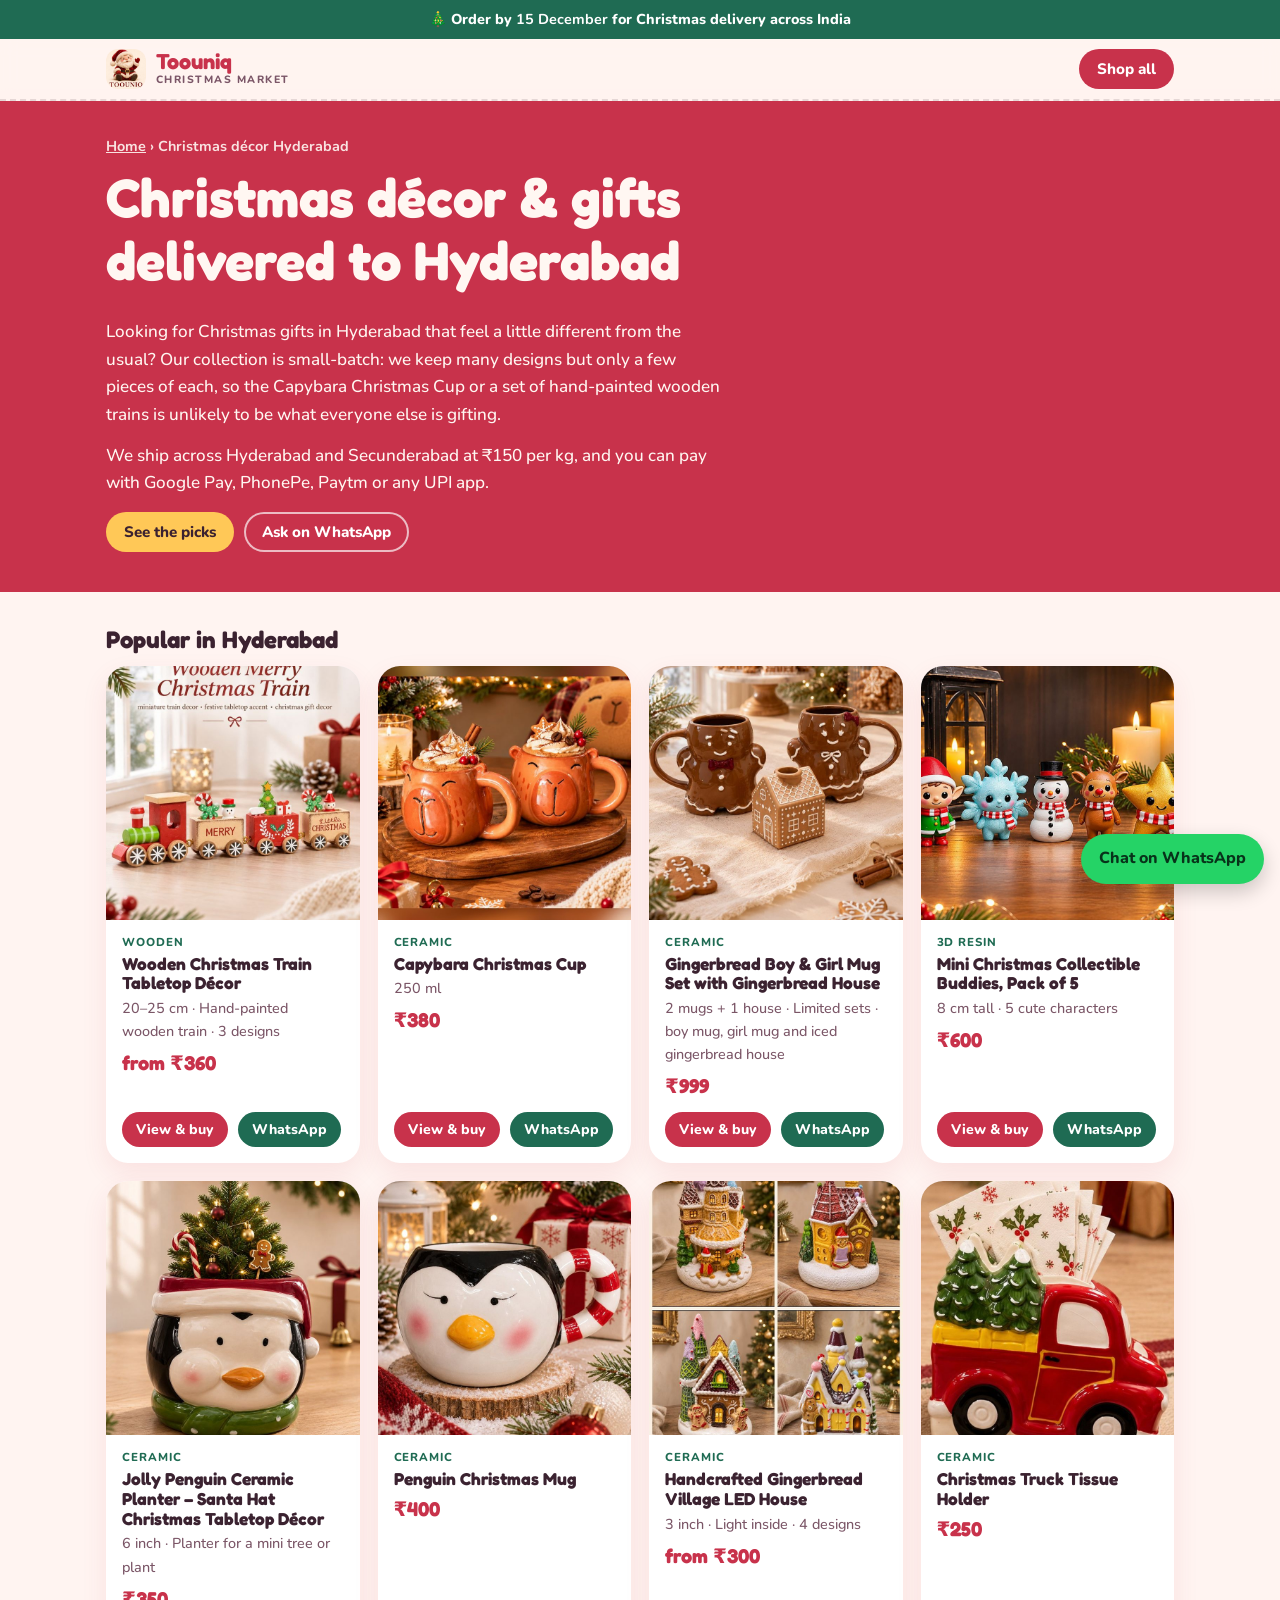
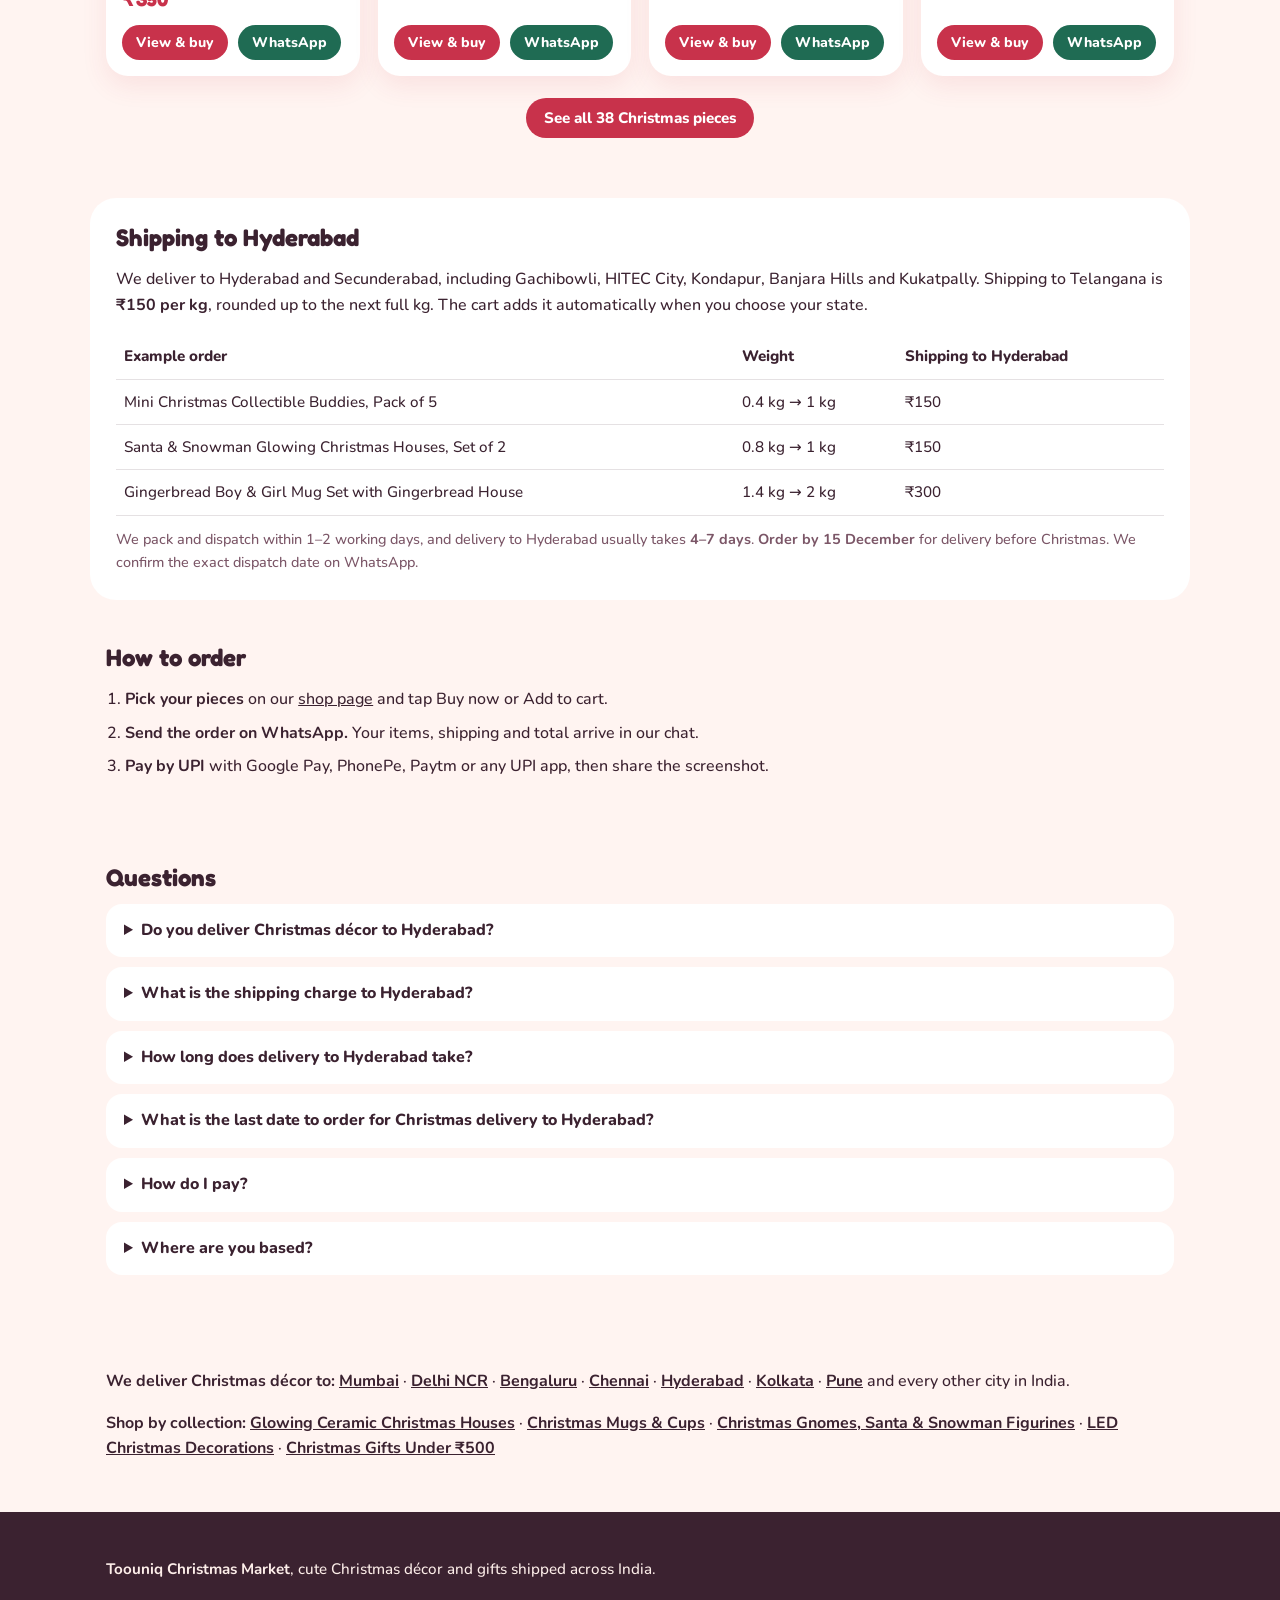
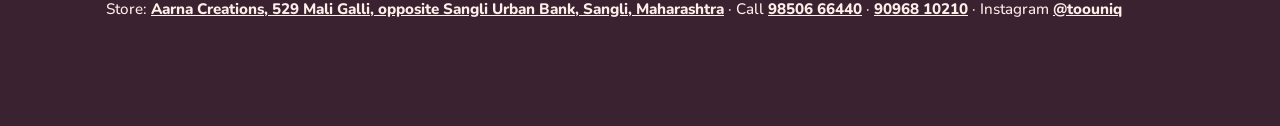
<file: christmas-decor-hyderabad/index.html>
<!doctype html>
<html lang="en-IN">
<head>
<meta charset="utf-8">
<meta name="viewport" content="width=device-width, initial-scale=1">
<title>Christmas Décor &amp; Gifts Delivered to Hyderabad | Toouniq</title>
<meta name="description" content="Buy Christmas décor and gifts online with delivery to Hyderabad: glowing ceramic houses, mugs, gnomes, LED lanterns from ₹150. Shipping ₹150/kg. Order on WhatsApp, pay by UPI.">
<link rel="canonical" href="https://toouniq.github.io/toouniqxmas-/christmas-decor-hyderabad/">
<meta name="theme-color" content="#c8324b">
<meta property="og:type" content="website">
<meta property="og:site_name" content="Toouniq Christmas Market">
<meta property="og:title" content="Christmas Décor &amp; Gifts Delivered to Hyderabad | Toouniq">
<meta property="og:description" content="Buy Christmas décor and gifts online with delivery to Hyderabad: glowing ceramic houses, mugs, gnomes, LED lanterns from ₹150. Shipping ₹150/kg. Order on WhatsApp, pay by UPI.">
<meta property="og:url" content="https://toouniq.github.io/toouniqxmas-/christmas-decor-hyderabad/">
<meta property="og:image" content="https://toouniq.github.io/toouniqxmas-/og.jpg">
<meta property="og:locale" content="en_IN">
<meta name="twitter:card" content="summary_large_image">
<link rel="icon" href="../img/santa-avatar.jpg">
<link rel="preconnect" href="https://fonts.googleapis.com">
<link rel="preconnect" href="https://fonts.gstatic.com" crossorigin>
<link rel="stylesheet" href="https://fonts.googleapis.com/css2?family=Fredoka:wght@600;700&family=Nunito:wght@500;700;800&display=swap">
<link rel="stylesheet" href="../assets/pages.css">
<script type="application/ld+json">{"@context": "https://schema.org", "@graph": [{"@type": "CollectionPage", "@id": "https://toouniq.github.io/toouniqxmas-/christmas-decor-hyderabad/", "url": "https://toouniq.github.io/toouniqxmas-/christmas-decor-hyderabad/", "name": "Christmas Décor & Gifts Delivered to Hyderabad | Toouniq", "description": "Buy Christmas décor and gifts online with delivery to Hyderabad: glowing ceramic houses, mugs, gnomes, LED lanterns from ₹150. Shipping ₹150/kg. Order on WhatsApp, pay by UPI.", "inLanguage": "en-IN", "isPartOf": {"@type": "WebSite", "url": "https://toouniq.github.io/toouniqxmas-/", "name": "Toouniq Christmas Market"}, "about": {"@id": "https://toouniq.github.io/toouniqxmas-/#shop"}, "spatialCoverage": {"@type": "City", "name": "Hyderabad"}}, {"@type": "BreadcrumbList", "itemListElement": [{"@type": "ListItem", "position": 1, "name": "Toouniq Christmas Market", "item": "https://toouniq.github.io/toouniqxmas-/"}, {"@type": "ListItem", "position": 2, "name": "Christmas décor Hyderabad", "item": "https://toouniq.github.io/toouniqxmas-/christmas-decor-hyderabad/"}]}, {"@type": "ItemList", "name": "Christmas décor & gifts delivered to Hyderabad", "itemListElement": [{"@type": "ListItem", "position": 1, "item": {"@type": "Product", "name": "Wooden Christmas Train Tabletop Décor", "image": "https://toouniq.github.io/toouniqxmas-/img/train-wooden-merry.jpg", "material": "Wooden", "brand": {"@type": "Brand", "name": "Toouniq"}, "url": "https://toouniq.github.io/toouniqxmas-/#wooden-christmas-train-tabletop-decor", "offers": {"@type": "AggregateOffer", "lowPrice": "360", "highPrice": "580", "offerCount": 3, "priceCurrency": "INR", "availability": "https://schema.org/InStock", "url": "https://toouniq.github.io/toouniqxmas-/#wooden-christmas-train-tabletop-decor"}}}, {"@type": "ListItem", "position": 2, "item": {"@type": "Product", "name": "Capybara Christmas Cup", "image": "https://toouniq.github.io/toouniqxmas-/img/capybara-christmas-cup.jpg", "material": "Ceramic", "brand": {"@type": "Brand", "name": "Toouniq"}, "url": "https://toouniq.github.io/toouniqxmas-/#capybara-christmas-cup", "offers": {"@type": "Offer", "price": "380", "priceCurrency": "INR", "availability": "https://schema.org/InStock", "url": "https://toouniq.github.io/toouniqxmas-/#capybara-christmas-cup"}}}, {"@type": "ListItem", "position": 3, "item": {"@type": "Product", "name": "Gingerbread Boy & Girl Mug Set with Gingerbread House", "image": "https://toouniq.github.io/toouniqxmas-/img/gingerbread-mug-set.jpg", "material": "Ceramic", "brand": {"@type": "Brand", "name": "Toouniq"}, "url": "https://toouniq.github.io/toouniqxmas-/#gingerbread-boy-girl-mug-set-with-gingerbread-house", "offers": {"@type": "Offer", "price": "999", "priceCurrency": "INR", "availability": "https://schema.org/InStock", "url": "https://toouniq.github.io/toouniqxmas-/#gingerbread-boy-girl-mug-set-with-gingerbread-house"}}}, {"@type": "ListItem", "position": 4, "item": {"@type": "Product", "name": "Mini Christmas Collectible Buddies, Pack of 5", "image": "https://toouniq.github.io/toouniqxmas-/img/mini-buddies.jpg", "material": "3D resin", "brand": {"@type": "Brand", "name": "Toouniq"}, "url": "https://toouniq.github.io/toouniqxmas-/#mini-christmas-collectible-buddies-pack-of-5", "offers": {"@type": "Offer", "price": "600", "priceCurrency": "INR", "availability": "https://schema.org/InStock", "url": "https://toouniq.github.io/toouniqxmas-/#mini-christmas-collectible-buddies-pack-of-5"}}}, {"@type": "ListItem", "position": 5, "item": {"@type": "Product", "name": "Jolly Penguin Ceramic Planter – Santa Hat Christmas Tabletop Décor", "image": "https://toouniq.github.io/toouniqxmas-/img/jolly-penguin-planter.jpg", "material": "Ceramic", "brand": {"@type": "Brand", "name": "Toouniq"}, "url": "https://toouniq.github.io/toouniqxmas-/#jolly-penguin-ceramic-planter-santa-hat-christmas-tabletop-decor", "offers": {"@type": "Offer", "price": "350", "priceCurrency": "INR", "availability": "https://schema.org/InStock", "url": "https://toouniq.github.io/toouniqxmas-/#jolly-penguin-ceramic-planter-santa-hat-christmas-tabletop-decor"}}}, {"@type": "ListItem", "position": 6, "item": {"@type": "Product", "name": "Penguin Christmas Mug", "image": "https://toouniq.github.io/toouniqxmas-/img/penguin-christmas-mug.jpg", "material": "Ceramic", "brand": {"@type": "Brand", "name": "Toouniq"}, "url": "https://toouniq.github.io/toouniqxmas-/#penguin-christmas-mug", "offers": {"@type": "Offer", "price": "400", "priceCurrency": "INR", "availability": "https://schema.org/InStock", "url": "https://toouniq.github.io/toouniqxmas-/#penguin-christmas-mug"}}}, {"@type": "ListItem", "position": 7, "item": {"@type": "Product", "name": "Handcrafted Gingerbread Village LED House", "image": "https://toouniq.github.io/toouniqxmas-/img/gb-house-set4.jpg", "material": "Ceramic", "brand": {"@type": "Brand", "name": "Toouniq"}, "url": "https://toouniq.github.io/toouniqxmas-/#handcrafted-gingerbread-village-led-house", "offers": {"@type": "AggregateOffer", "lowPrice": "300", "highPrice": "1000", "offerCount": 5, "priceCurrency": "INR", "availability": "https://schema.org/InStock", "url": "https://toouniq.github.io/toouniqxmas-/#handcrafted-gingerbread-village-led-house"}}}, {"@type": "ListItem", "position": 8, "item": {"@type": "Product", "name": "Christmas Truck Tissue Holder", "image": "https://toouniq.github.io/toouniqxmas-/img/christmas-truck-tissue-holder.jpg", "material": "Ceramic", "brand": {"@type": "Brand", "name": "Toouniq"}, "url": "https://toouniq.github.io/toouniqxmas-/#christmas-truck-tissue-holder", "offers": {"@type": "Offer", "price": "250", "priceCurrency": "INR", "availability": "https://schema.org/InStock", "url": "https://toouniq.github.io/toouniqxmas-/#christmas-truck-tissue-holder"}}}]}, {"@type": "FAQPage", "mainEntity": [{"@type": "Question", "name": "Do you deliver Christmas décor to Hyderabad?", "acceptedAnswer": {"@type": "Answer", "text": "Yes. We ship to Hyderabad and Secunderabad, including Gachibowli, HITEC City, Kondapur, Banjara Hills and Kukatpally, and to every other state in India."}}, {"@type": "Question", "name": "What is the shipping charge to Hyderabad?", "acceptedAnswer": {"@type": "Answer", "text": "₹150 per kg for Telangana, rounded up to the next full kg. For example, the Gingerbread Mug Set (1.4 kg) ships for ₹300."}}, {"@type": "Question", "name": "How long does delivery to Hyderabad take?", "acceptedAnswer": {"@type": "Answer", "text": "We pack and dispatch within 1–2 working days, and delivery to Hyderabad usually takes 4–7 days. We confirm the exact dispatch date on WhatsApp."}}, {"@type": "Question", "name": "What is the last date to order for Christmas delivery to Hyderabad?", "acceptedAnswer": {"@type": "Answer", "text": "Order by 15 December for delivery before Christmas."}}, {"@type": "Question", "name": "How do I pay?", "acceptedAnswer": {"@type": "Answer", "text": "Pay with Google Pay, PhonePe, Paytm or any UPI app to our UPI ID, or scan the QR code in your cart, then share the payment screenshot on WhatsApp."}}, {"@type": "Question", "name": "Where are you based?", "acceptedAnswer": {"@type": "Answer", "text": "Our physical store is Aarna Creations in Sangli, Maharashtra, run by Mithun Shah and Rashmi Shah. We pack and ship every online order from there."}}]}]}</script>
</head>
<body>
<div class="cutoff">🎄 Order by <b>15 December</b> for Christmas delivery across India</div>
<header class="top"><div class="wrap">
  <a class="brand" href="../"><img src="../img/toouniq-logo.jpg" alt="Toouniq logo" width="40" height="40"><span><b>Toouniq</b><small>Christmas Market</small></span></a>
  <a class="b b-cran" href="../#shop">Shop all</a>
</div></header>
<main>
<section class="hero"><div class="wrap">
  <nav class="crumbs" aria-label="Breadcrumb"><a href="../">Home</a> › <span>Christmas décor Hyderabad</span></nav>
  <h1>Christmas décor &amp; gifts delivered to Hyderabad</h1>
  <p class="lead">Looking for Christmas gifts in Hyderabad that feel a little different from the usual? Our collection is small-batch: we keep many designs but only a few pieces of each, so the Capybara Christmas Cup or a set of hand-painted wooden trains is unlikely to be what everyone else is gifting.</p><p class="lead">We ship across Hyderabad and Secunderabad at ₹150 per kg, and you can pay with Google Pay, PhonePe, Paytm or any UPI app.</p>
  <div class="acts"><a class="b b-gold" href="#picks">See the picks</a><a class="b b-ghost" href="https://wa.me/919096810210?text=Hi%20Toouniq%21%20I%20have%20a%20question%20about%20Christmas%20d%C3%A9cor%20delivery%20to%20Hyderabad." target="_blank" rel="noopener">Ask on WhatsApp</a></div>
</div></section>
<section class="wrap sec" id="picks">
  <h2>Popular in Hyderabad</h2>
  <div class="grid">
<article class="pc">
  <a href="../#wooden-christmas-train-tabletop-decor"><img src="../img/train-wooden-merry.jpg" alt="Wooden Christmas Train Tabletop Décor, wooden Christmas décor" width="400" height="400" loading="lazy"></a>
  <div class="pi"><span class="mat">Wooden</span>
    <h3><a href="../#wooden-christmas-train-tabletop-decor">Wooden Christmas Train Tabletop Décor</a></h3>
    <p class="note">20–25 cm · Hand-painted wooden train · 3 designs</p>
    <p class="price">from ₹360</p>
    <div class="acts"><a class="b b-cran" href="../#wooden-christmas-train-tabletop-decor">View &amp; buy</a><a class="b b-pine" href="https://wa.me/919096810210?text=Hi%20Toouniq%21%20I%27d%20like%20to%20order%3A%20Wooden%20Christmas%20Train%20Tabletop%20D%C3%A9cor%20%28from%20%E2%82%B9360%29.%20Delivery%20to%20Hyderabad." target="_blank" rel="noopener">WhatsApp</a></div>
  </div>
</article>
<article class="pc">
  <a href="../#capybara-christmas-cup"><img src="../img/capybara-christmas-cup.jpg" alt="Capybara Christmas Cup, ceramic Christmas décor" width="400" height="400" loading="lazy"></a>
  <div class="pi"><span class="mat">Ceramic</span>
    <h3><a href="../#capybara-christmas-cup">Capybara Christmas Cup</a></h3>
    <p class="note">250 ml</p>
    <p class="price">₹380</p>
    <div class="acts"><a class="b b-cran" href="../#capybara-christmas-cup">View &amp; buy</a><a class="b b-pine" href="https://wa.me/919096810210?text=Hi%20Toouniq%21%20I%27d%20like%20to%20order%3A%20Capybara%20Christmas%20Cup%20%28%E2%82%B9380%29.%20Delivery%20to%20Hyderabad." target="_blank" rel="noopener">WhatsApp</a></div>
  </div>
</article>
<article class="pc">
  <a href="../#gingerbread-boy-girl-mug-set-with-gingerbread-house"><img src="../img/gingerbread-mug-set.jpg" alt="Gingerbread Boy &amp; Girl Mug Set with Gingerbread House, ceramic Christmas décor" width="400" height="400" loading="lazy"></a>
  <div class="pi"><span class="mat">Ceramic</span>
    <h3><a href="../#gingerbread-boy-girl-mug-set-with-gingerbread-house">Gingerbread Boy &amp; Girl Mug Set with Gingerbread House</a></h3>
    <p class="note">2 mugs + 1 house · Limited sets · boy mug, girl mug and iced gingerbread house</p>
    <p class="price">₹999</p>
    <div class="acts"><a class="b b-cran" href="../#gingerbread-boy-girl-mug-set-with-gingerbread-house">View &amp; buy</a><a class="b b-pine" href="https://wa.me/919096810210?text=Hi%20Toouniq%21%20I%27d%20like%20to%20order%3A%20Gingerbread%20Boy%20%26%20Girl%20Mug%20Set%20with%20Gingerbread%20House%20%28%E2%82%B9999%29.%20Delivery%20to%20Hyderabad." target="_blank" rel="noopener">WhatsApp</a></div>
  </div>
</article>
<article class="pc">
  <a href="../#mini-christmas-collectible-buddies-pack-of-5"><img src="../img/mini-buddies.jpg" alt="Mini Christmas Collectible Buddies, Pack of 5, 3d resin Christmas décor" width="400" height="400" loading="lazy"></a>
  <div class="pi"><span class="mat">3D resin</span>
    <h3><a href="../#mini-christmas-collectible-buddies-pack-of-5">Mini Christmas Collectible Buddies, Pack of 5</a></h3>
    <p class="note">8 cm tall · 5 cute characters</p>
    <p class="price">₹600</p>
    <div class="acts"><a class="b b-cran" href="../#mini-christmas-collectible-buddies-pack-of-5">View &amp; buy</a><a class="b b-pine" href="https://wa.me/919096810210?text=Hi%20Toouniq%21%20I%27d%20like%20to%20order%3A%20Mini%20Christmas%20Collectible%20Buddies%2C%20Pack%20of%205%20%28%E2%82%B9600%29.%20Delivery%20to%20Hyderabad." target="_blank" rel="noopener">WhatsApp</a></div>
  </div>
</article>
<article class="pc">
  <a href="../#jolly-penguin-ceramic-planter-santa-hat-christmas-tabletop-decor"><img src="../img/jolly-penguin-planter.jpg" alt="Jolly Penguin Ceramic Planter – Santa Hat Christmas Tabletop Décor, ceramic Christmas décor" width="400" height="400" loading="lazy"></a>
  <div class="pi"><span class="mat">Ceramic</span>
    <h3><a href="../#jolly-penguin-ceramic-planter-santa-hat-christmas-tabletop-decor">Jolly Penguin Ceramic Planter – Santa Hat Christmas Tabletop Décor</a></h3>
    <p class="note">6 inch · Planter for a mini tree or plant</p>
    <p class="price">₹350</p>
    <div class="acts"><a class="b b-cran" href="../#jolly-penguin-ceramic-planter-santa-hat-christmas-tabletop-decor">View &amp; buy</a><a class="b b-pine" href="https://wa.me/919096810210?text=Hi%20Toouniq%21%20I%27d%20like%20to%20order%3A%20Jolly%20Penguin%20Ceramic%20Planter%20%E2%80%93%20Santa%20Hat%20Christmas%20Tabletop%20D%C3%A9cor%20%28%E2%82%B9350%29.%20Delivery%20to%20Hyderabad." target="_blank" rel="noopener">WhatsApp</a></div>
  </div>
</article>
<article class="pc">
  <a href="../#penguin-christmas-mug"><img src="../img/penguin-christmas-mug.jpg" alt="Penguin Christmas Mug, ceramic Christmas décor" width="400" height="400" loading="lazy"></a>
  <div class="pi"><span class="mat">Ceramic</span>
    <h3><a href="../#penguin-christmas-mug">Penguin Christmas Mug</a></h3>
    
    <p class="price">₹400</p>
    <div class="acts"><a class="b b-cran" href="../#penguin-christmas-mug">View &amp; buy</a><a class="b b-pine" href="https://wa.me/919096810210?text=Hi%20Toouniq%21%20I%27d%20like%20to%20order%3A%20Penguin%20Christmas%20Mug%20%28%E2%82%B9400%29.%20Delivery%20to%20Hyderabad." target="_blank" rel="noopener">WhatsApp</a></div>
  </div>
</article>
<article class="pc">
  <a href="../#handcrafted-gingerbread-village-led-house"><img src="../img/gb-house-set4.jpg" alt="Handcrafted Gingerbread Village LED House, ceramic Christmas décor" width="400" height="400" loading="lazy"></a>
  <div class="pi"><span class="mat">Ceramic</span>
    <h3><a href="../#handcrafted-gingerbread-village-led-house">Handcrafted Gingerbread Village LED House</a></h3>
    <p class="note">3 inch · Light inside · 4 designs</p>
    <p class="price">from ₹300</p>
    <div class="acts"><a class="b b-cran" href="../#handcrafted-gingerbread-village-led-house">View &amp; buy</a><a class="b b-pine" href="https://wa.me/919096810210?text=Hi%20Toouniq%21%20I%27d%20like%20to%20order%3A%20Handcrafted%20Gingerbread%20Village%20LED%20House%20%28from%20%E2%82%B9300%29.%20Delivery%20to%20Hyderabad." target="_blank" rel="noopener">WhatsApp</a></div>
  </div>
</article>
<article class="pc">
  <a href="../#christmas-truck-tissue-holder"><img src="../img/christmas-truck-tissue-holder.jpg" alt="Christmas Truck Tissue Holder, ceramic Christmas décor" width="400" height="400" loading="lazy"></a>
  <div class="pi"><span class="mat">Ceramic</span>
    <h3><a href="../#christmas-truck-tissue-holder">Christmas Truck Tissue Holder</a></h3>
    
    <p class="price">₹250</p>
    <div class="acts"><a class="b b-cran" href="../#christmas-truck-tissue-holder">View &amp; buy</a><a class="b b-pine" href="https://wa.me/919096810210?text=Hi%20Toouniq%21%20I%27d%20like%20to%20order%3A%20Christmas%20Truck%20Tissue%20Holder%20%28%E2%82%B9250%29.%20Delivery%20to%20Hyderabad." target="_blank" rel="noopener">WhatsApp</a></div>
  </div>
</article>
  </div>
  <p class="more"><a class="b b-cran" href="../#shop">See all 38 Christmas pieces</a></p>
</section>
<section class="wrap sec panel">
  <h2>Shipping to Hyderabad</h2>
  <p>We deliver to Hyderabad and Secunderabad, including Gachibowli, HITEC City, Kondapur, Banjara Hills and Kukatpally. Shipping to Telangana is <b>₹150 per kg</b>, rounded up to the next full kg. The cart adds it automatically when you choose your state.</p>
  <table><thead><tr><th>Example order</th><th>Weight</th><th>Shipping to Hyderabad</th></tr></thead><tbody><tr><td>Mini Christmas Collectible Buddies, Pack of 5</td><td>0.4 kg → 1 kg</td><td>₹150</td></tr><tr><td>Santa &amp; Snowman Glowing Christmas Houses, Set of 2</td><td>0.8 kg → 1 kg</td><td>₹150</td></tr><tr><td>Gingerbread Boy &amp; Girl Mug Set with Gingerbread House</td><td>1.4 kg → 2 kg</td><td>₹300</td></tr></tbody></table>
  <p class="note">We pack and dispatch within 1–2 working days, and delivery to Hyderabad usually takes <b>4–7 days</b>. <b>Order by 15 December</b> for delivery before Christmas. We confirm the exact dispatch date on WhatsApp.</p>
</section>
<section class="wrap sec">
  <h2>How to order</h2>
  <ol class="steps">
    <li><b>Pick your pieces</b> on our <a href="../#shop">shop page</a> and tap Buy now or Add to cart.</li>
    <li><b>Send the order on WhatsApp.</b> Your items, shipping and total arrive in our chat.</li>
    <li><b>Pay by UPI</b> with Google Pay, PhonePe, Paytm or any UPI app, then share the screenshot.</li>
  </ol>
</section>
<section class="wrap sec faq">
  <h2>Questions</h2>
  <details><summary>Do you deliver Christmas décor to Hyderabad?</summary><p>Yes. We ship to Hyderabad and Secunderabad, including Gachibowli, HITEC City, Kondapur, Banjara Hills and Kukatpally, and to every other state in India.</p></details><details><summary>What is the shipping charge to Hyderabad?</summary><p>₹150 per kg for Telangana, rounded up to the next full kg. For example, the Gingerbread Mug Set (1.4 kg) ships for ₹300.</p></details><details><summary>How long does delivery to Hyderabad take?</summary><p>We pack and dispatch within 1–2 working days, and delivery to Hyderabad usually takes 4–7 days. We confirm the exact dispatch date on WhatsApp.</p></details><details><summary>What is the last date to order for Christmas delivery to Hyderabad?</summary><p>Order by 15 December for delivery before Christmas.</p></details><details><summary>How do I pay?</summary><p>Pay with Google Pay, PhonePe, Paytm or any UPI app to our UPI ID, or scan the QR code in your cart, then share the payment screenshot on WhatsApp.</p></details><details><summary>Where are you based?</summary><p>Our physical store is Aarna Creations in Sangli, Maharashtra, run by Mithun Shah and Rashmi Shah. We pack and ship every online order from there.</p></details>
</section>
<section class="wrap sec links">
  <p><b>We deliver Christmas décor to:</b> <a href="../christmas-decor-mumbai/">Mumbai</a> · <a href="../christmas-decor-delhi-ncr/">Delhi NCR</a> · <a href="../christmas-decor-bengaluru/">Bengaluru</a> · <a href="../christmas-decor-chennai/">Chennai</a> · <a href="../christmas-decor-hyderabad/">Hyderabad</a> · <a href="../christmas-decor-kolkata/">Kolkata</a> · <a href="../christmas-decor-pune/">Pune</a> and every other city in India.</p>
  <p><b>Shop by collection:</b> <a href="../ceramic-christmas-houses/">Glowing Ceramic Christmas Houses</a> · <a href="../christmas-mugs/">Christmas Mugs & Cups</a> · <a href="../christmas-gnomes-santa-snowman/">Christmas Gnomes, Santa & Snowman Figurines</a> · <a href="../christmas-led-decorations/">LED Christmas Decorations</a> · <a href="../christmas-gifts-under-500/">Christmas Gifts Under ₹500</a></p>
</section>
</main>
<footer class="foot"><div class="wrap">
  <p><b>Toouniq Christmas Market</b>, cute Christmas décor and gifts shipped across India.</p>
  <p>Store: <a href="https://maps.app.goo.gl/FKpYqjHd3P21dk3g6" target="_blank" rel="noopener">Aarna Creations, 529 Mali Galli, opposite Sangli Urban Bank, Sangli, Maharashtra</a> · Call <a href="tel:+919850666440">98506 66440</a> · <a href="tel:+919096810210">90968 10210</a> · Instagram <a href="https://www.instagram.com/toouniq/" target="_blank" rel="noopener">@toouniq</a></p>
</div></footer>
<a class="fab" href="https://wa.me/919096810210" target="_blank" rel="noopener" aria-label="Chat on WhatsApp">Chat on WhatsApp</a>
</body>
</html>
</file>
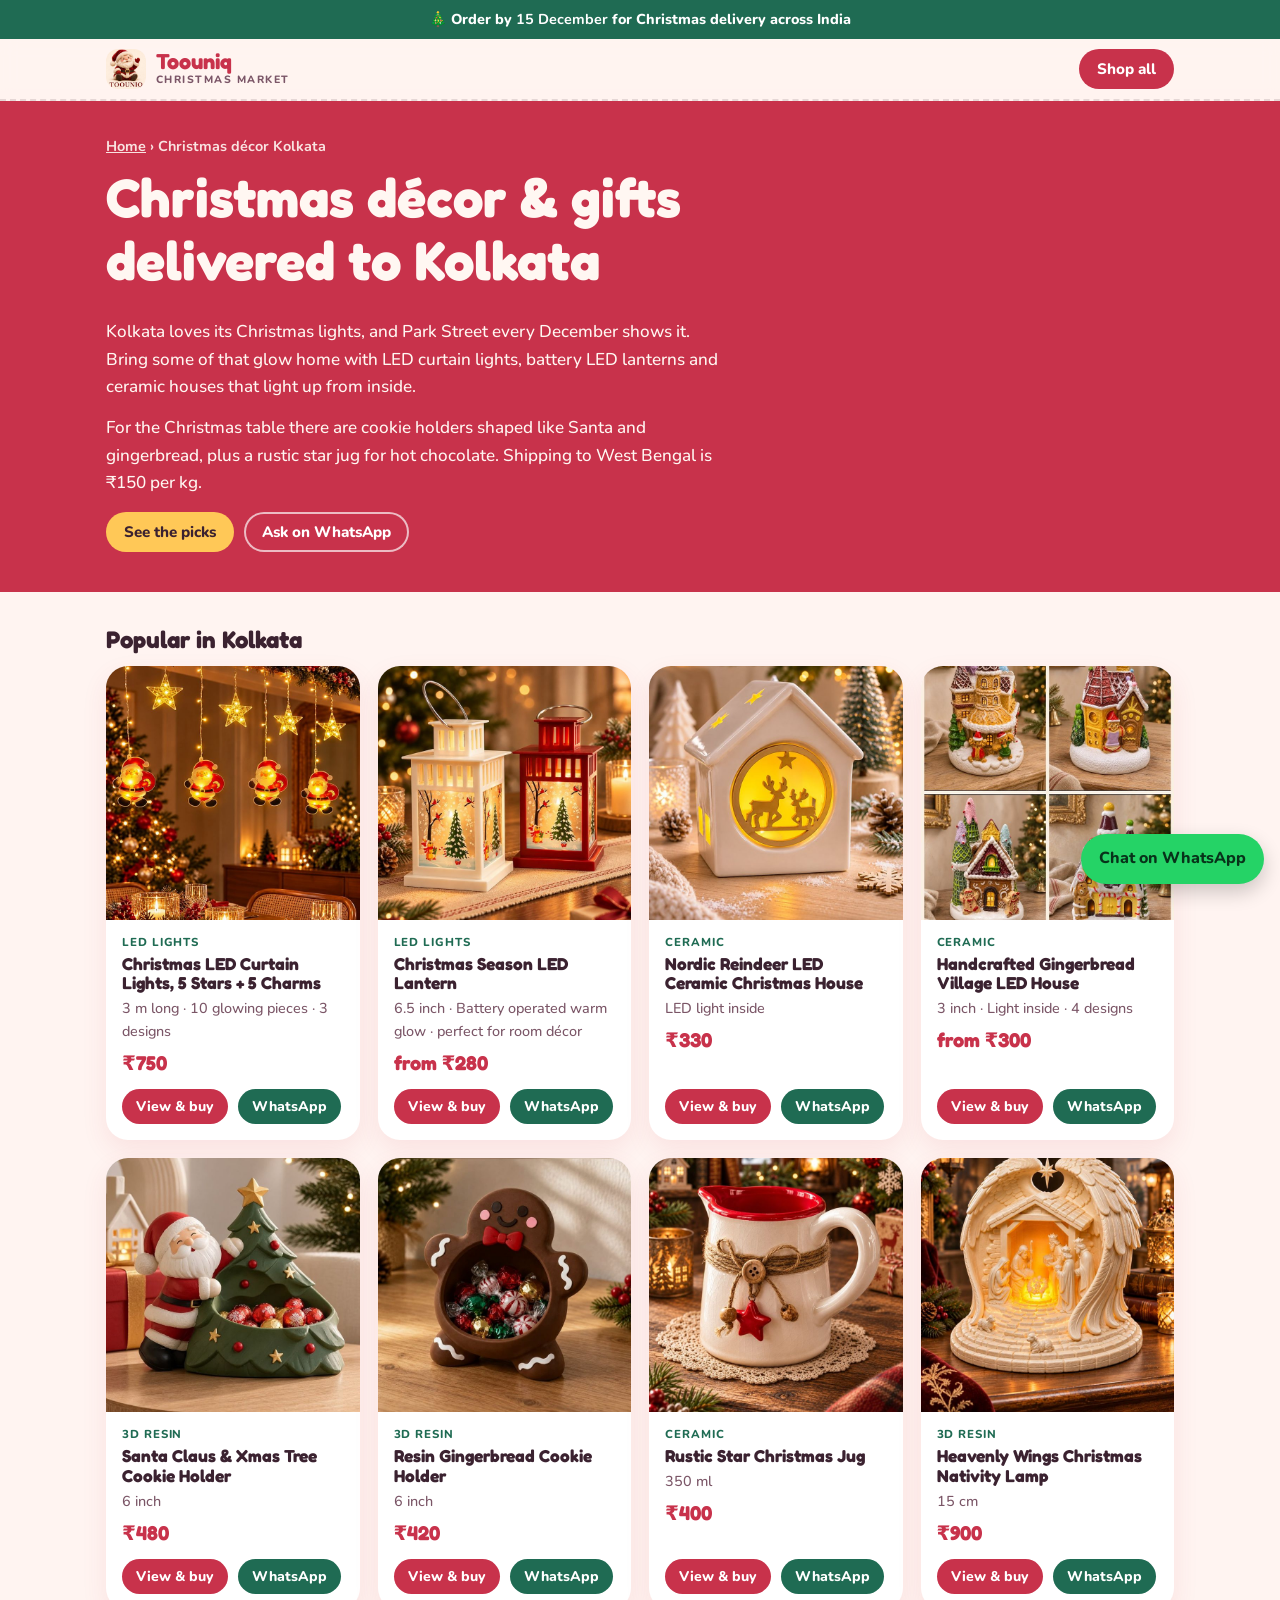
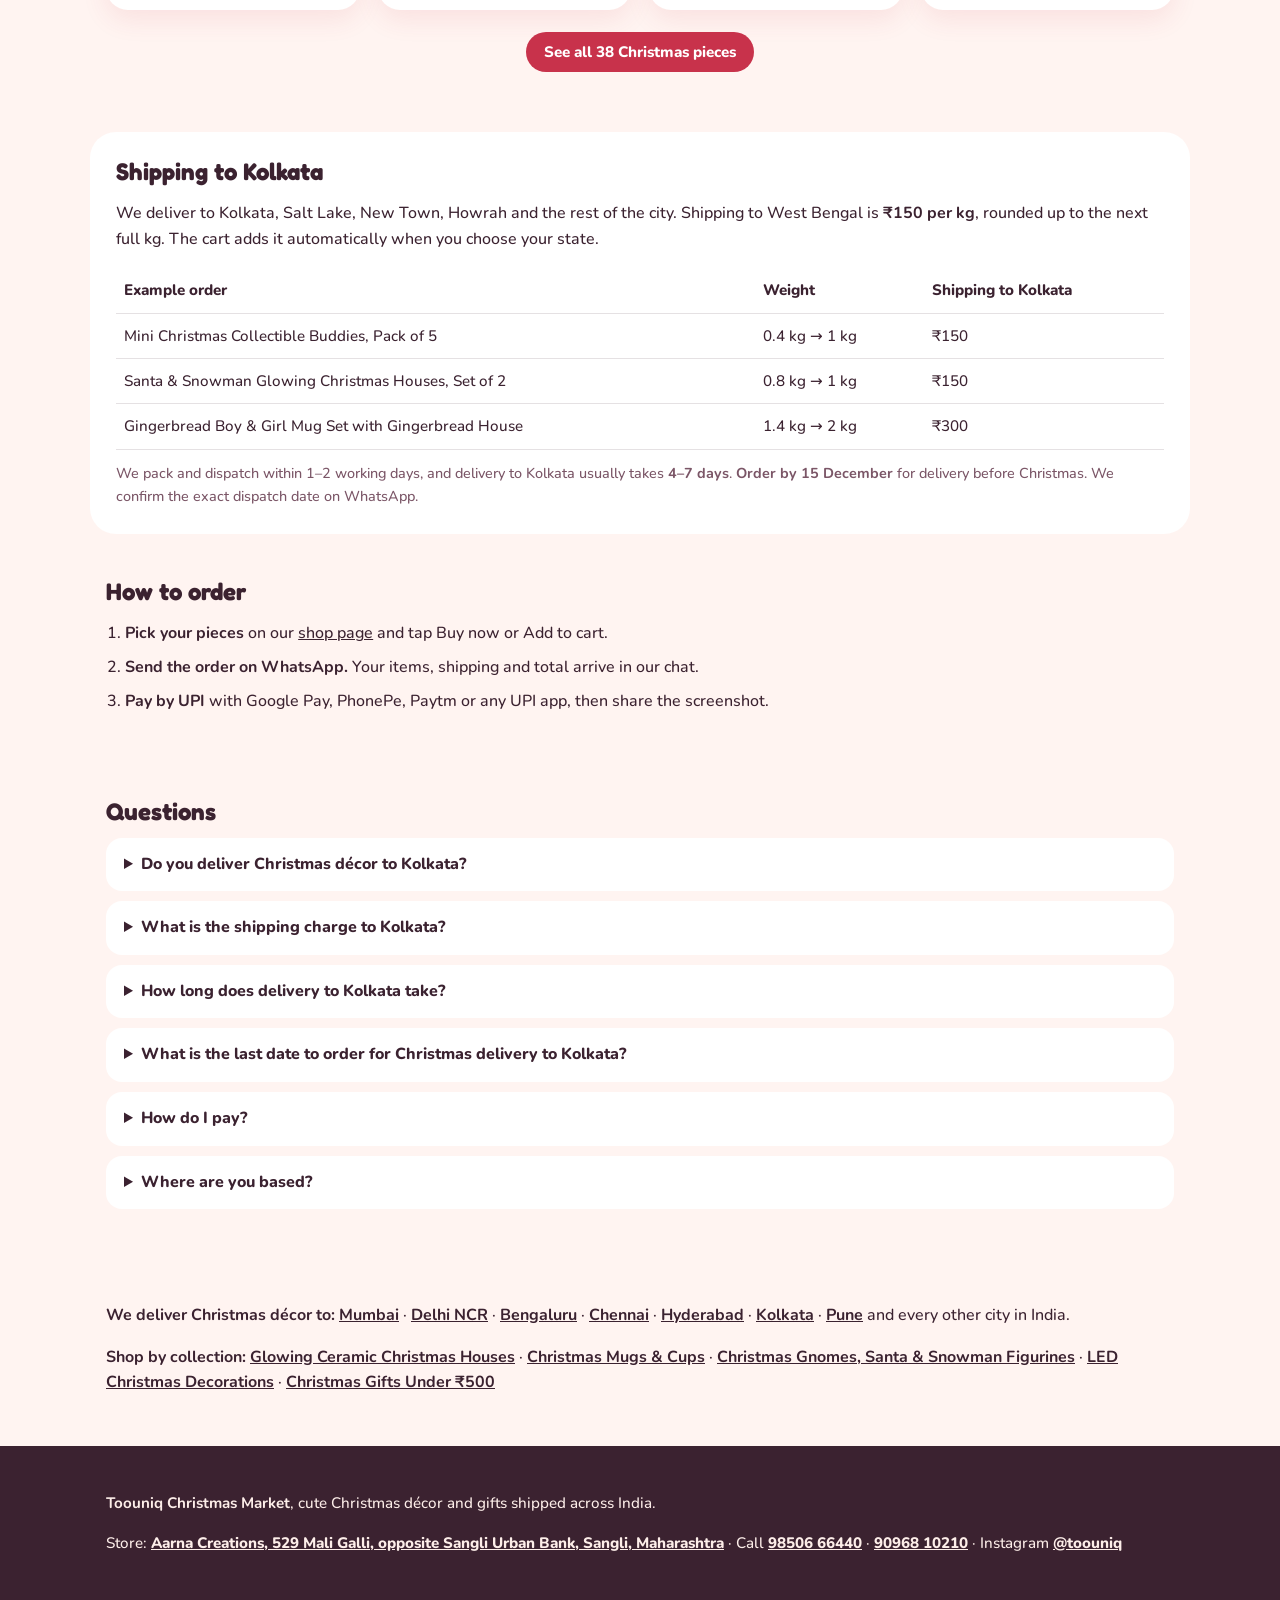
<file: christmas-decor-kolkata/index.html>
<!doctype html>
<html lang="en-IN">
<head>
<meta charset="utf-8">
<meta name="viewport" content="width=device-width, initial-scale=1">
<title>Christmas Décor &amp; Gifts Delivered to Kolkata | Toouniq</title>
<meta name="description" content="Buy Christmas décor and gifts online with delivery to Kolkata: glowing ceramic houses, mugs, gnomes, LED lanterns from ₹150. Shipping ₹150/kg. Order on WhatsApp, pay by UPI.">
<link rel="canonical" href="https://toouniq.github.io/toouniqxmas-/christmas-decor-kolkata/">
<meta name="theme-color" content="#c8324b">
<meta property="og:type" content="website">
<meta property="og:site_name" content="Toouniq Christmas Market">
<meta property="og:title" content="Christmas Décor &amp; Gifts Delivered to Kolkata | Toouniq">
<meta property="og:description" content="Buy Christmas décor and gifts online with delivery to Kolkata: glowing ceramic houses, mugs, gnomes, LED lanterns from ₹150. Shipping ₹150/kg. Order on WhatsApp, pay by UPI.">
<meta property="og:url" content="https://toouniq.github.io/toouniqxmas-/christmas-decor-kolkata/">
<meta property="og:image" content="https://toouniq.github.io/toouniqxmas-/og.jpg">
<meta property="og:locale" content="en_IN">
<meta name="twitter:card" content="summary_large_image">
<link rel="icon" href="../img/santa-avatar.jpg">
<link rel="preconnect" href="https://fonts.googleapis.com">
<link rel="preconnect" href="https://fonts.gstatic.com" crossorigin>
<link rel="stylesheet" href="https://fonts.googleapis.com/css2?family=Fredoka:wght@600;700&family=Nunito:wght@500;700;800&display=swap">
<link rel="stylesheet" href="../assets/pages.css">
<script type="application/ld+json">{"@context": "https://schema.org", "@graph": [{"@type": "CollectionPage", "@id": "https://toouniq.github.io/toouniqxmas-/christmas-decor-kolkata/", "url": "https://toouniq.github.io/toouniqxmas-/christmas-decor-kolkata/", "name": "Christmas Décor & Gifts Delivered to Kolkata | Toouniq", "description": "Buy Christmas décor and gifts online with delivery to Kolkata: glowing ceramic houses, mugs, gnomes, LED lanterns from ₹150. Shipping ₹150/kg. Order on WhatsApp, pay by UPI.", "inLanguage": "en-IN", "isPartOf": {"@type": "WebSite", "url": "https://toouniq.github.io/toouniqxmas-/", "name": "Toouniq Christmas Market"}, "about": {"@id": "https://toouniq.github.io/toouniqxmas-/#shop"}, "spatialCoverage": {"@type": "City", "name": "Kolkata"}}, {"@type": "BreadcrumbList", "itemListElement": [{"@type": "ListItem", "position": 1, "name": "Toouniq Christmas Market", "item": "https://toouniq.github.io/toouniqxmas-/"}, {"@type": "ListItem", "position": 2, "name": "Christmas décor Kolkata", "item": "https://toouniq.github.io/toouniqxmas-/christmas-decor-kolkata/"}]}, {"@type": "ItemList", "name": "Christmas décor & gifts delivered to Kolkata", "itemListElement": [{"@type": "ListItem", "position": 1, "item": {"@type": "Product", "name": "Christmas LED Curtain Lights, 5 Stars + 5 Charms", "image": "https://toouniq.github.io/toouniqxmas-/img/curtain-santa.jpg", "material": "LED lights", "brand": {"@type": "Brand", "name": "Toouniq"}, "url": "https://toouniq.github.io/toouniqxmas-/#christmas-led-curtain-lights-5-stars-5-charms", "offers": {"@type": "Offer", "price": "750", "priceCurrency": "INR", "availability": "https://schema.org/InStock", "url": "https://toouniq.github.io/toouniqxmas-/#christmas-led-curtain-lights-5-stars-5-charms"}}}, {"@type": "ListItem", "position": 2, "item": {"@type": "Product", "name": "Christmas Season LED Lantern", "image": "https://toouniq.github.io/toouniqxmas-/img/lantern-pair.jpg", "material": "LED lights", "brand": {"@type": "Brand", "name": "Toouniq"}, "url": "https://toouniq.github.io/toouniqxmas-/#christmas-season-led-lantern", "offers": {"@type": "AggregateOffer", "lowPrice": "280", "highPrice": "500", "offerCount": 3, "priceCurrency": "INR", "availability": "https://schema.org/InStock", "url": "https://toouniq.github.io/toouniqxmas-/#christmas-season-led-lantern"}}}, {"@type": "ListItem", "position": 3, "item": {"@type": "Product", "name": "Nordic Reindeer LED Ceramic Christmas House", "image": "https://toouniq.github.io/toouniqxmas-/img/nordic-reindeer-led-house.jpg", "material": "Ceramic", "brand": {"@type": "Brand", "name": "Toouniq"}, "url": "https://toouniq.github.io/toouniqxmas-/#nordic-reindeer-led-ceramic-christmas-house", "offers": {"@type": "Offer", "price": "330", "priceCurrency": "INR", "availability": "https://schema.org/InStock", "url": "https://toouniq.github.io/toouniqxmas-/#nordic-reindeer-led-ceramic-christmas-house"}}}, {"@type": "ListItem", "position": 4, "item": {"@type": "Product", "name": "Handcrafted Gingerbread Village LED House", "image": "https://toouniq.github.io/toouniqxmas-/img/gb-house-set4.jpg", "material": "Ceramic", "brand": {"@type": "Brand", "name": "Toouniq"}, "url": "https://toouniq.github.io/toouniqxmas-/#handcrafted-gingerbread-village-led-house", "offers": {"@type": "AggregateOffer", "lowPrice": "300", "highPrice": "1000", "offerCount": 5, "priceCurrency": "INR", "availability": "https://schema.org/InStock", "url": "https://toouniq.github.io/toouniqxmas-/#handcrafted-gingerbread-village-led-house"}}}, {"@type": "ListItem", "position": 5, "item": {"@type": "Product", "name": "Santa Claus & Xmas Tree Cookie Holder", "image": "https://toouniq.github.io/toouniqxmas-/img/santa-tree-cookie-holder.jpg", "material": "3D resin", "brand": {"@type": "Brand", "name": "Toouniq"}, "url": "https://toouniq.github.io/toouniqxmas-/#santa-claus-xmas-tree-cookie-holder", "offers": {"@type": "Offer", "price": "480", "priceCurrency": "INR", "availability": "https://schema.org/InStock", "url": "https://toouniq.github.io/toouniqxmas-/#santa-claus-xmas-tree-cookie-holder"}}}, {"@type": "ListItem", "position": 6, "item": {"@type": "Product", "name": "Resin Gingerbread Cookie Holder", "image": "https://toouniq.github.io/toouniqxmas-/img/resin-gingerbread-cookie-holder.jpg", "material": "3D resin", "brand": {"@type": "Brand", "name": "Toouniq"}, "url": "https://toouniq.github.io/toouniqxmas-/#resin-gingerbread-cookie-holder", "offers": {"@type": "Offer", "price": "420", "priceCurrency": "INR", "availability": "https://schema.org/InStock", "url": "https://toouniq.github.io/toouniqxmas-/#resin-gingerbread-cookie-holder"}}}, {"@type": "ListItem", "position": 7, "item": {"@type": "Product", "name": "Rustic Star Christmas Jug", "image": "https://toouniq.github.io/toouniqxmas-/img/rustic-star-christmas-jug.jpg", "material": "Ceramic", "brand": {"@type": "Brand", "name": "Toouniq"}, "url": "https://toouniq.github.io/toouniqxmas-/#rustic-star-christmas-jug", "offers": {"@type": "Offer", "price": "400", "priceCurrency": "INR", "availability": "https://schema.org/InStock", "url": "https://toouniq.github.io/toouniqxmas-/#rustic-star-christmas-jug"}}}, {"@type": "ListItem", "position": 8, "item": {"@type": "Product", "name": "Heavenly Wings Christmas Nativity Lamp", "image": "https://toouniq.github.io/toouniqxmas-/img/heavenly-wings-nativity-lamp.jpg", "material": "3D resin", "brand": {"@type": "Brand", "name": "Toouniq"}, "url": "https://toouniq.github.io/toouniqxmas-/#heavenly-wings-christmas-nativity-lamp", "offers": {"@type": "Offer", "price": "900", "priceCurrency": "INR", "availability": "https://schema.org/InStock", "url": "https://toouniq.github.io/toouniqxmas-/#heavenly-wings-christmas-nativity-lamp"}}}]}, {"@type": "FAQPage", "mainEntity": [{"@type": "Question", "name": "Do you deliver Christmas décor to Kolkata?", "acceptedAnswer": {"@type": "Answer", "text": "Yes. We ship to Kolkata, Salt Lake, New Town, Howrah and the rest of the city, and to every other state in India."}}, {"@type": "Question", "name": "What is the shipping charge to Kolkata?", "acceptedAnswer": {"@type": "Answer", "text": "₹150 per kg for West Bengal, rounded up to the next full kg. For example, the Gingerbread Mug Set (1.4 kg) ships for ₹300."}}, {"@type": "Question", "name": "How long does delivery to Kolkata take?", "acceptedAnswer": {"@type": "Answer", "text": "We pack and dispatch within 1–2 working days, and delivery to Kolkata usually takes 4–7 days. We confirm the exact dispatch date on WhatsApp."}}, {"@type": "Question", "name": "What is the last date to order for Christmas delivery to Kolkata?", "acceptedAnswer": {"@type": "Answer", "text": "Order by 15 December for delivery before Christmas."}}, {"@type": "Question", "name": "How do I pay?", "acceptedAnswer": {"@type": "Answer", "text": "Pay with Google Pay, PhonePe, Paytm or any UPI app to our UPI ID, or scan the QR code in your cart, then share the payment screenshot on WhatsApp."}}, {"@type": "Question", "name": "Where are you based?", "acceptedAnswer": {"@type": "Answer", "text": "Our physical store is Aarna Creations in Sangli, Maharashtra, run by Mithun Shah and Rashmi Shah. We pack and ship every online order from there."}}]}]}</script>
</head>
<body>
<div class="cutoff">🎄 Order by <b>15 December</b> for Christmas delivery across India</div>
<header class="top"><div class="wrap">
  <a class="brand" href="../"><img src="../img/toouniq-logo.jpg" alt="Toouniq logo" width="40" height="40"><span><b>Toouniq</b><small>Christmas Market</small></span></a>
  <a class="b b-cran" href="../#shop">Shop all</a>
</div></header>
<main>
<section class="hero"><div class="wrap">
  <nav class="crumbs" aria-label="Breadcrumb"><a href="../">Home</a> › <span>Christmas décor Kolkata</span></nav>
  <h1>Christmas décor &amp; gifts delivered to Kolkata</h1>
  <p class="lead">Kolkata loves its Christmas lights, and Park Street every December shows it. Bring some of that glow home with LED curtain lights, battery LED lanterns and ceramic houses that light up from inside.</p><p class="lead">For the Christmas table there are cookie holders shaped like Santa and gingerbread, plus a rustic star jug for hot chocolate. Shipping to West Bengal is ₹150 per kg.</p>
  <div class="acts"><a class="b b-gold" href="#picks">See the picks</a><a class="b b-ghost" href="https://wa.me/919096810210?text=Hi%20Toouniq%21%20I%20have%20a%20question%20about%20Christmas%20d%C3%A9cor%20delivery%20to%20Kolkata." target="_blank" rel="noopener">Ask on WhatsApp</a></div>
</div></section>
<section class="wrap sec" id="picks">
  <h2>Popular in Kolkata</h2>
  <div class="grid">
<article class="pc">
  <a href="../#christmas-led-curtain-lights-5-stars-5-charms"><img src="../img/curtain-santa.jpg" alt="Christmas LED Curtain Lights, 5 Stars + 5 Charms, led lights Christmas décor" width="400" height="400" loading="lazy"></a>
  <div class="pi"><span class="mat">LED lights</span>
    <h3><a href="../#christmas-led-curtain-lights-5-stars-5-charms">Christmas LED Curtain Lights, 5 Stars + 5 Charms</a></h3>
    <p class="note">3 m long · 10 glowing pieces · 3 designs</p>
    <p class="price">₹750</p>
    <div class="acts"><a class="b b-cran" href="../#christmas-led-curtain-lights-5-stars-5-charms">View &amp; buy</a><a class="b b-pine" href="https://wa.me/919096810210?text=Hi%20Toouniq%21%20I%27d%20like%20to%20order%3A%20Christmas%20LED%20Curtain%20Lights%2C%205%20Stars%20%2B%205%20Charms%20%28%E2%82%B9750%29.%20Delivery%20to%20Kolkata." target="_blank" rel="noopener">WhatsApp</a></div>
  </div>
</article>
<article class="pc">
  <a href="../#christmas-season-led-lantern"><img src="../img/lantern-pair.jpg" alt="Christmas Season LED Lantern, led lights Christmas décor" width="400" height="400" loading="lazy"></a>
  <div class="pi"><span class="mat">LED lights</span>
    <h3><a href="../#christmas-season-led-lantern">Christmas Season LED Lantern</a></h3>
    <p class="note">6.5 inch · Battery operated warm glow · perfect for room décor</p>
    <p class="price">from ₹280</p>
    <div class="acts"><a class="b b-cran" href="../#christmas-season-led-lantern">View &amp; buy</a><a class="b b-pine" href="https://wa.me/919096810210?text=Hi%20Toouniq%21%20I%27d%20like%20to%20order%3A%20Christmas%20Season%20LED%20Lantern%20%28from%20%E2%82%B9280%29.%20Delivery%20to%20Kolkata." target="_blank" rel="noopener">WhatsApp</a></div>
  </div>
</article>
<article class="pc">
  <a href="../#nordic-reindeer-led-ceramic-christmas-house"><img src="../img/nordic-reindeer-led-house.jpg" alt="Nordic Reindeer LED Ceramic Christmas House, ceramic Christmas décor" width="400" height="400" loading="lazy"></a>
  <div class="pi"><span class="mat">Ceramic</span>
    <h3><a href="../#nordic-reindeer-led-ceramic-christmas-house">Nordic Reindeer LED Ceramic Christmas House</a></h3>
    <p class="note">LED light inside</p>
    <p class="price">₹330</p>
    <div class="acts"><a class="b b-cran" href="../#nordic-reindeer-led-ceramic-christmas-house">View &amp; buy</a><a class="b b-pine" href="https://wa.me/919096810210?text=Hi%20Toouniq%21%20I%27d%20like%20to%20order%3A%20Nordic%20Reindeer%20LED%20Ceramic%20Christmas%20House%20%28%E2%82%B9330%29.%20Delivery%20to%20Kolkata." target="_blank" rel="noopener">WhatsApp</a></div>
  </div>
</article>
<article class="pc">
  <a href="../#handcrafted-gingerbread-village-led-house"><img src="../img/gb-house-set4.jpg" alt="Handcrafted Gingerbread Village LED House, ceramic Christmas décor" width="400" height="400" loading="lazy"></a>
  <div class="pi"><span class="mat">Ceramic</span>
    <h3><a href="../#handcrafted-gingerbread-village-led-house">Handcrafted Gingerbread Village LED House</a></h3>
    <p class="note">3 inch · Light inside · 4 designs</p>
    <p class="price">from ₹300</p>
    <div class="acts"><a class="b b-cran" href="../#handcrafted-gingerbread-village-led-house">View &amp; buy</a><a class="b b-pine" href="https://wa.me/919096810210?text=Hi%20Toouniq%21%20I%27d%20like%20to%20order%3A%20Handcrafted%20Gingerbread%20Village%20LED%20House%20%28from%20%E2%82%B9300%29.%20Delivery%20to%20Kolkata." target="_blank" rel="noopener">WhatsApp</a></div>
  </div>
</article>
<article class="pc">
  <a href="../#santa-claus-xmas-tree-cookie-holder"><img src="../img/santa-tree-cookie-holder.jpg" alt="Santa Claus &amp; Xmas Tree Cookie Holder, 3d resin Christmas décor" width="400" height="400" loading="lazy"></a>
  <div class="pi"><span class="mat">3D resin</span>
    <h3><a href="../#santa-claus-xmas-tree-cookie-holder">Santa Claus &amp; Xmas Tree Cookie Holder</a></h3>
    <p class="note">6 inch</p>
    <p class="price">₹480</p>
    <div class="acts"><a class="b b-cran" href="../#santa-claus-xmas-tree-cookie-holder">View &amp; buy</a><a class="b b-pine" href="https://wa.me/919096810210?text=Hi%20Toouniq%21%20I%27d%20like%20to%20order%3A%20Santa%20Claus%20%26%20Xmas%20Tree%20Cookie%20Holder%20%28%E2%82%B9480%29.%20Delivery%20to%20Kolkata." target="_blank" rel="noopener">WhatsApp</a></div>
  </div>
</article>
<article class="pc">
  <a href="../#resin-gingerbread-cookie-holder"><img src="../img/resin-gingerbread-cookie-holder.jpg" alt="Resin Gingerbread Cookie Holder, 3d resin Christmas décor" width="400" height="400" loading="lazy"></a>
  <div class="pi"><span class="mat">3D resin</span>
    <h3><a href="../#resin-gingerbread-cookie-holder">Resin Gingerbread Cookie Holder</a></h3>
    <p class="note">6 inch</p>
    <p class="price">₹420</p>
    <div class="acts"><a class="b b-cran" href="../#resin-gingerbread-cookie-holder">View &amp; buy</a><a class="b b-pine" href="https://wa.me/919096810210?text=Hi%20Toouniq%21%20I%27d%20like%20to%20order%3A%20Resin%20Gingerbread%20Cookie%20Holder%20%28%E2%82%B9420%29.%20Delivery%20to%20Kolkata." target="_blank" rel="noopener">WhatsApp</a></div>
  </div>
</article>
<article class="pc">
  <a href="../#rustic-star-christmas-jug"><img src="../img/rustic-star-christmas-jug.jpg" alt="Rustic Star Christmas Jug, ceramic Christmas décor" width="400" height="400" loading="lazy"></a>
  <div class="pi"><span class="mat">Ceramic</span>
    <h3><a href="../#rustic-star-christmas-jug">Rustic Star Christmas Jug</a></h3>
    <p class="note">350 ml</p>
    <p class="price">₹400</p>
    <div class="acts"><a class="b b-cran" href="../#rustic-star-christmas-jug">View &amp; buy</a><a class="b b-pine" href="https://wa.me/919096810210?text=Hi%20Toouniq%21%20I%27d%20like%20to%20order%3A%20Rustic%20Star%20Christmas%20Jug%20%28%E2%82%B9400%29.%20Delivery%20to%20Kolkata." target="_blank" rel="noopener">WhatsApp</a></div>
  </div>
</article>
<article class="pc">
  <a href="../#heavenly-wings-christmas-nativity-lamp"><img src="../img/heavenly-wings-nativity-lamp.jpg" alt="Heavenly Wings Christmas Nativity Lamp, 3d resin Christmas décor" width="400" height="400" loading="lazy"></a>
  <div class="pi"><span class="mat">3D resin</span>
    <h3><a href="../#heavenly-wings-christmas-nativity-lamp">Heavenly Wings Christmas Nativity Lamp</a></h3>
    <p class="note">15 cm</p>
    <p class="price">₹900</p>
    <div class="acts"><a class="b b-cran" href="../#heavenly-wings-christmas-nativity-lamp">View &amp; buy</a><a class="b b-pine" href="https://wa.me/919096810210?text=Hi%20Toouniq%21%20I%27d%20like%20to%20order%3A%20Heavenly%20Wings%20Christmas%20Nativity%20Lamp%20%28%E2%82%B9900%29.%20Delivery%20to%20Kolkata." target="_blank" rel="noopener">WhatsApp</a></div>
  </div>
</article>
  </div>
  <p class="more"><a class="b b-cran" href="../#shop">See all 38 Christmas pieces</a></p>
</section>
<section class="wrap sec panel">
  <h2>Shipping to Kolkata</h2>
  <p>We deliver to Kolkata, Salt Lake, New Town, Howrah and the rest of the city. Shipping to West Bengal is <b>₹150 per kg</b>, rounded up to the next full kg. The cart adds it automatically when you choose your state.</p>
  <table><thead><tr><th>Example order</th><th>Weight</th><th>Shipping to Kolkata</th></tr></thead><tbody><tr><td>Mini Christmas Collectible Buddies, Pack of 5</td><td>0.4 kg → 1 kg</td><td>₹150</td></tr><tr><td>Santa &amp; Snowman Glowing Christmas Houses, Set of 2</td><td>0.8 kg → 1 kg</td><td>₹150</td></tr><tr><td>Gingerbread Boy &amp; Girl Mug Set with Gingerbread House</td><td>1.4 kg → 2 kg</td><td>₹300</td></tr></tbody></table>
  <p class="note">We pack and dispatch within 1–2 working days, and delivery to Kolkata usually takes <b>4–7 days</b>. <b>Order by 15 December</b> for delivery before Christmas. We confirm the exact dispatch date on WhatsApp.</p>
</section>
<section class="wrap sec">
  <h2>How to order</h2>
  <ol class="steps">
    <li><b>Pick your pieces</b> on our <a href="../#shop">shop page</a> and tap Buy now or Add to cart.</li>
    <li><b>Send the order on WhatsApp.</b> Your items, shipping and total arrive in our chat.</li>
    <li><b>Pay by UPI</b> with Google Pay, PhonePe, Paytm or any UPI app, then share the screenshot.</li>
  </ol>
</section>
<section class="wrap sec faq">
  <h2>Questions</h2>
  <details><summary>Do you deliver Christmas décor to Kolkata?</summary><p>Yes. We ship to Kolkata, Salt Lake, New Town, Howrah and the rest of the city, and to every other state in India.</p></details><details><summary>What is the shipping charge to Kolkata?</summary><p>₹150 per kg for West Bengal, rounded up to the next full kg. For example, the Gingerbread Mug Set (1.4 kg) ships for ₹300.</p></details><details><summary>How long does delivery to Kolkata take?</summary><p>We pack and dispatch within 1–2 working days, and delivery to Kolkata usually takes 4–7 days. We confirm the exact dispatch date on WhatsApp.</p></details><details><summary>What is the last date to order for Christmas delivery to Kolkata?</summary><p>Order by 15 December for delivery before Christmas.</p></details><details><summary>How do I pay?</summary><p>Pay with Google Pay, PhonePe, Paytm or any UPI app to our UPI ID, or scan the QR code in your cart, then share the payment screenshot on WhatsApp.</p></details><details><summary>Where are you based?</summary><p>Our physical store is Aarna Creations in Sangli, Maharashtra, run by Mithun Shah and Rashmi Shah. We pack and ship every online order from there.</p></details>
</section>
<section class="wrap sec links">
  <p><b>We deliver Christmas décor to:</b> <a href="../christmas-decor-mumbai/">Mumbai</a> · <a href="../christmas-decor-delhi-ncr/">Delhi NCR</a> · <a href="../christmas-decor-bengaluru/">Bengaluru</a> · <a href="../christmas-decor-chennai/">Chennai</a> · <a href="../christmas-decor-hyderabad/">Hyderabad</a> · <a href="../christmas-decor-kolkata/">Kolkata</a> · <a href="../christmas-decor-pune/">Pune</a> and every other city in India.</p>
  <p><b>Shop by collection:</b> <a href="../ceramic-christmas-houses/">Glowing Ceramic Christmas Houses</a> · <a href="../christmas-mugs/">Christmas Mugs & Cups</a> · <a href="../christmas-gnomes-santa-snowman/">Christmas Gnomes, Santa & Snowman Figurines</a> · <a href="../christmas-led-decorations/">LED Christmas Decorations</a> · <a href="../christmas-gifts-under-500/">Christmas Gifts Under ₹500</a></p>
</section>
</main>
<footer class="foot"><div class="wrap">
  <p><b>Toouniq Christmas Market</b>, cute Christmas décor and gifts shipped across India.</p>
  <p>Store: <a href="https://maps.app.goo.gl/FKpYqjHd3P21dk3g6" target="_blank" rel="noopener">Aarna Creations, 529 Mali Galli, opposite Sangli Urban Bank, Sangli, Maharashtra</a> · Call <a href="tel:+919850666440">98506 66440</a> · <a href="tel:+919096810210">90968 10210</a> · Instagram <a href="https://www.instagram.com/toouniq/" target="_blank" rel="noopener">@toouniq</a></p>
</div></footer>
<a class="fab" href="https://wa.me/919096810210" target="_blank" rel="noopener" aria-label="Chat on WhatsApp">Chat on WhatsApp</a>
</body>
</html>
</file>
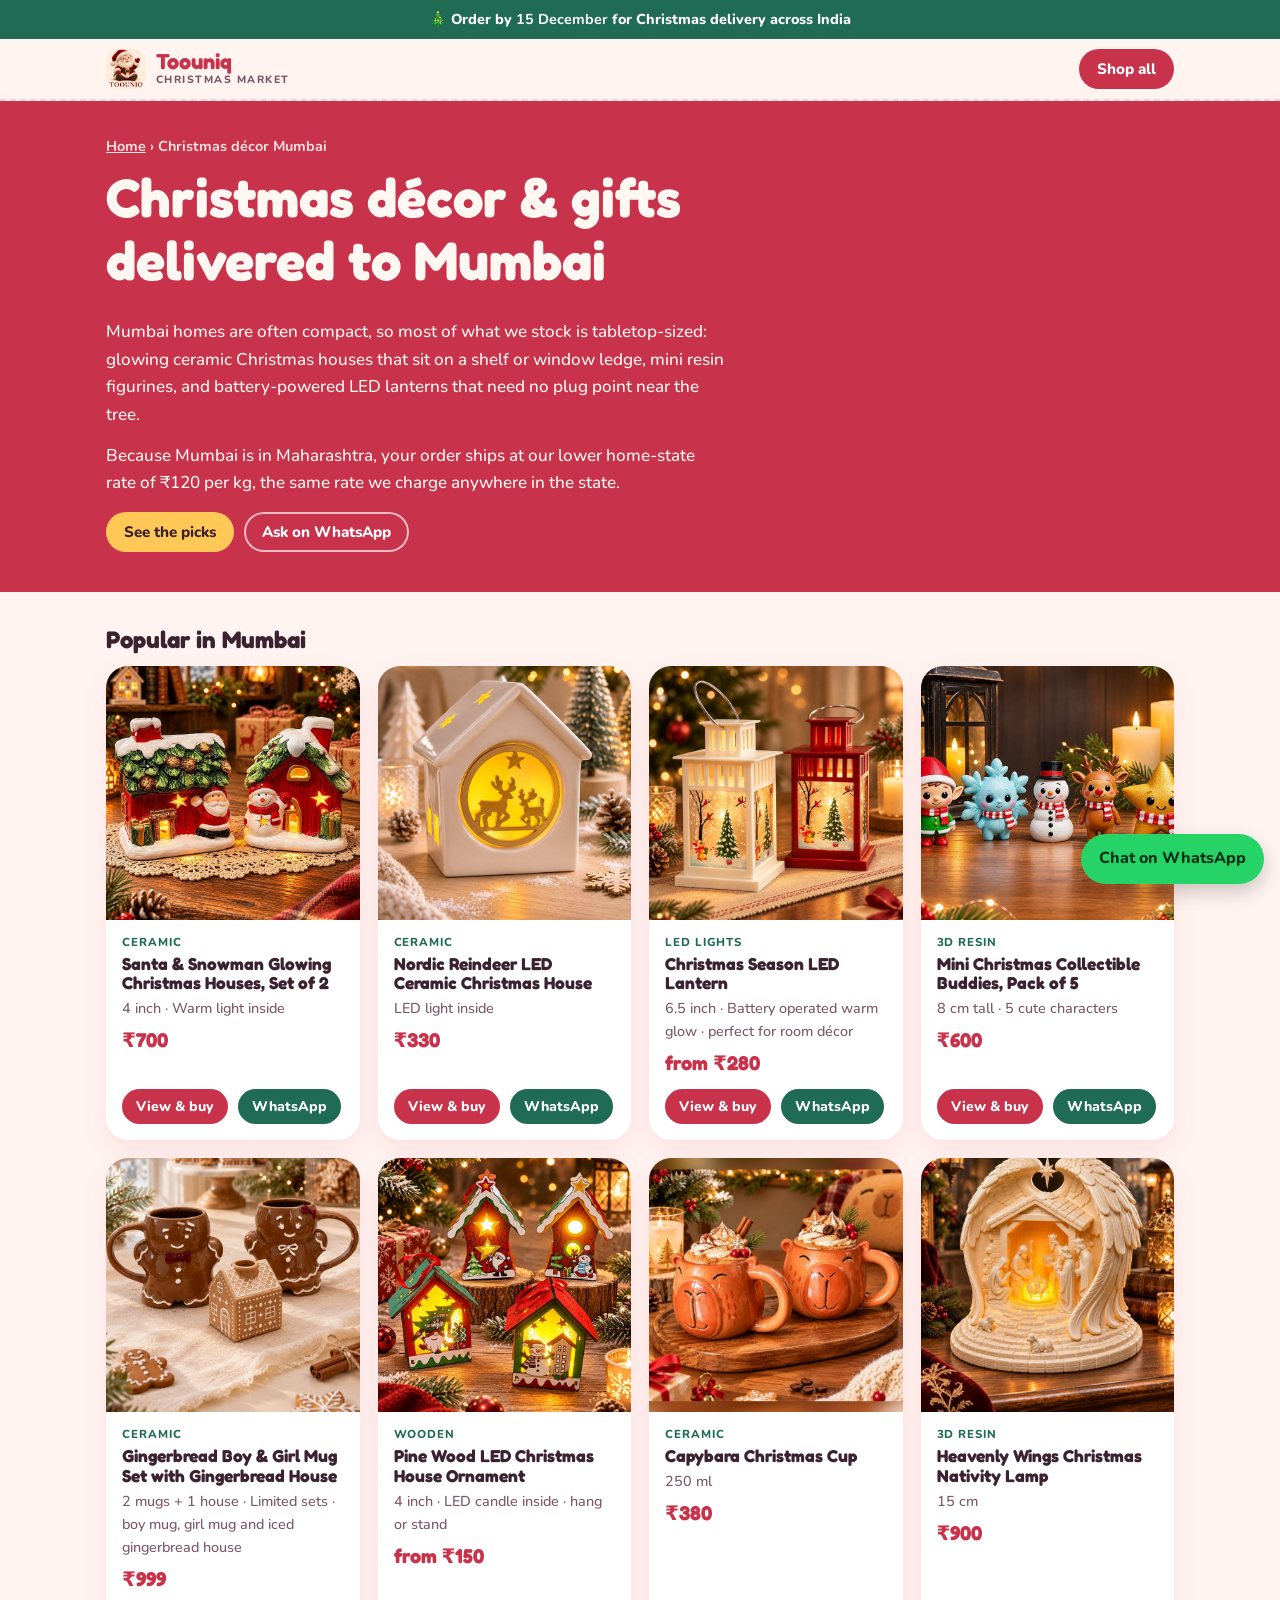
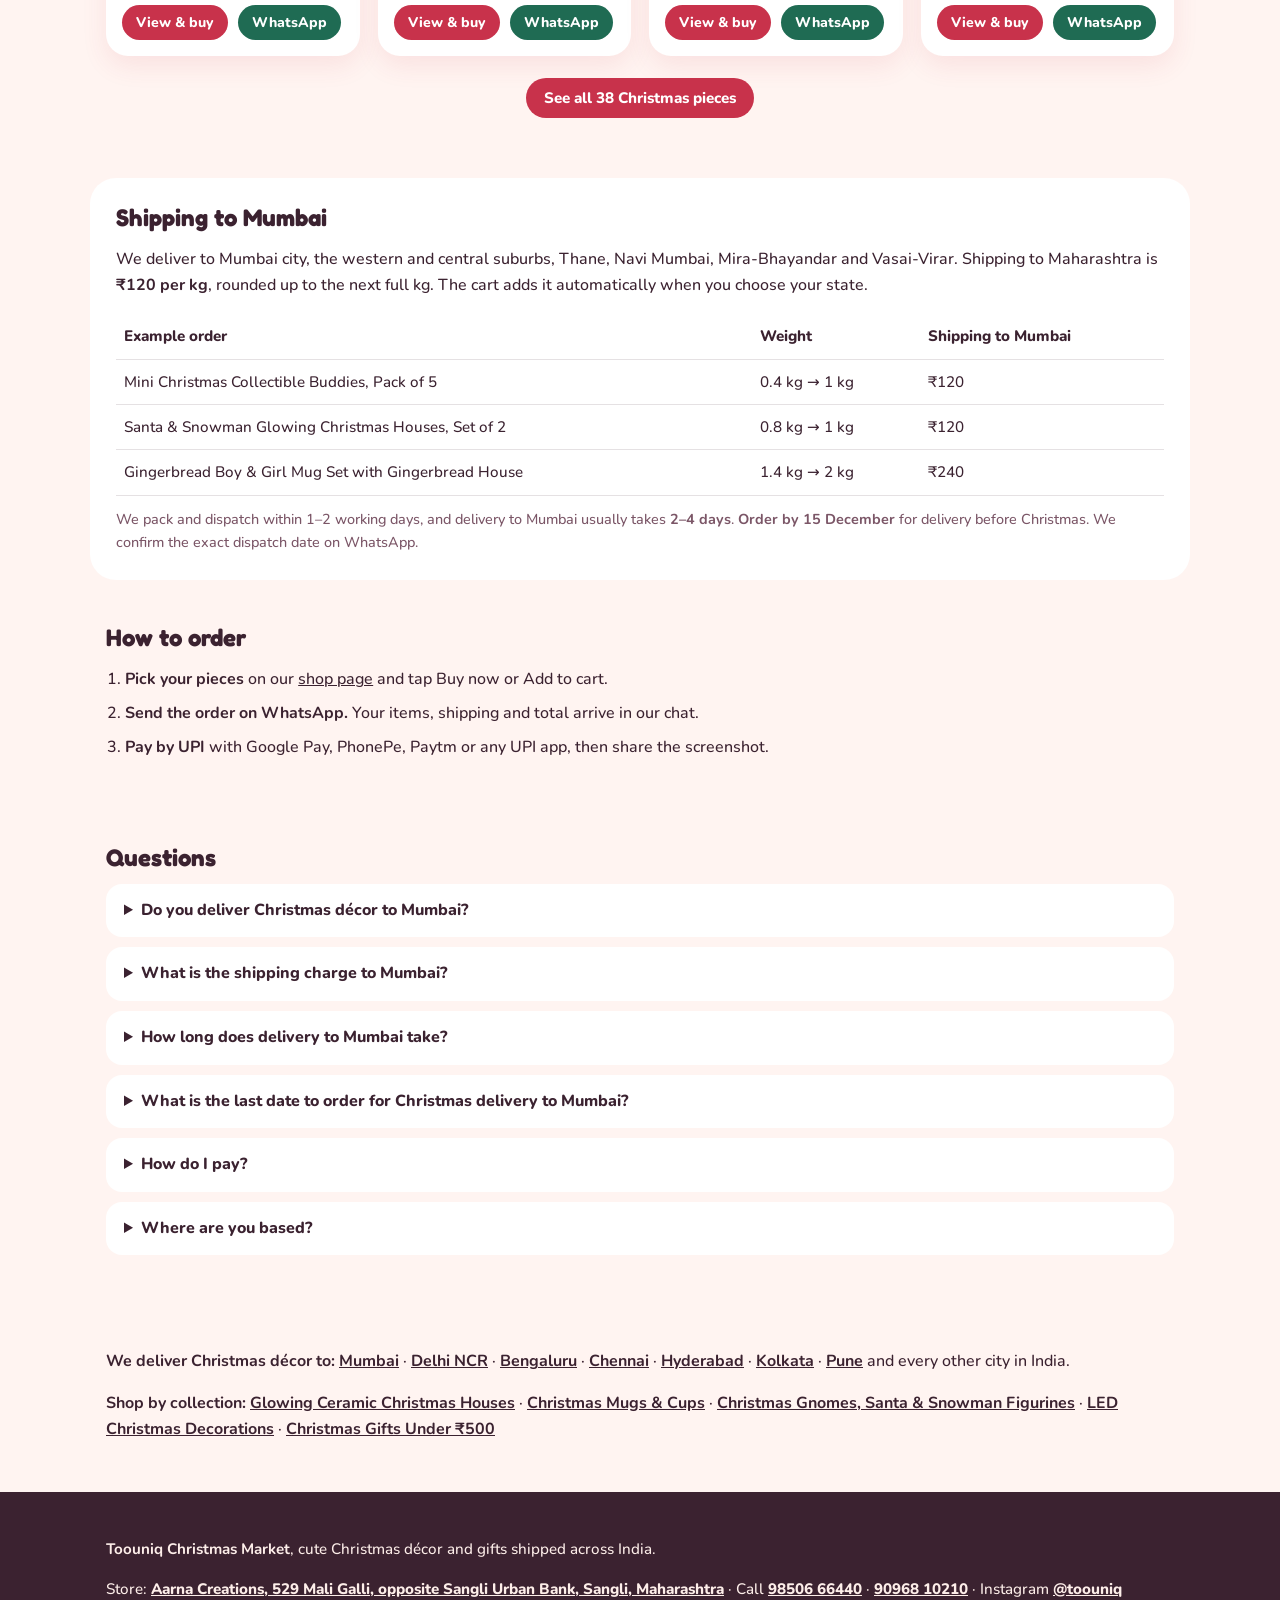
<file: christmas-decor-mumbai/index.html>
<!doctype html>
<html lang="en-IN">
<head>
<meta charset="utf-8">
<meta name="viewport" content="width=device-width, initial-scale=1">
<title>Christmas Décor &amp; Gifts Delivered to Mumbai | Toouniq</title>
<meta name="description" content="Buy Christmas décor and gifts online with delivery to Mumbai: glowing ceramic houses, mugs, gnomes, LED lanterns from ₹150. Shipping ₹120/kg. Order on WhatsApp, pay by UPI.">
<link rel="canonical" href="https://toouniq.github.io/toouniqxmas-/christmas-decor-mumbai/">
<meta name="theme-color" content="#c8324b">
<meta property="og:type" content="website">
<meta property="og:site_name" content="Toouniq Christmas Market">
<meta property="og:title" content="Christmas Décor &amp; Gifts Delivered to Mumbai | Toouniq">
<meta property="og:description" content="Buy Christmas décor and gifts online with delivery to Mumbai: glowing ceramic houses, mugs, gnomes, LED lanterns from ₹150. Shipping ₹120/kg. Order on WhatsApp, pay by UPI.">
<meta property="og:url" content="https://toouniq.github.io/toouniqxmas-/christmas-decor-mumbai/">
<meta property="og:image" content="https://toouniq.github.io/toouniqxmas-/og.jpg">
<meta property="og:locale" content="en_IN">
<meta name="twitter:card" content="summary_large_image">
<link rel="icon" href="../img/santa-avatar.jpg">
<link rel="preconnect" href="https://fonts.googleapis.com">
<link rel="preconnect" href="https://fonts.gstatic.com" crossorigin>
<link rel="stylesheet" href="https://fonts.googleapis.com/css2?family=Fredoka:wght@600;700&family=Nunito:wght@500;700;800&display=swap">
<link rel="stylesheet" href="../assets/pages.css">
<script type="application/ld+json">{"@context": "https://schema.org", "@graph": [{"@type": "CollectionPage", "@id": "https://toouniq.github.io/toouniqxmas-/christmas-decor-mumbai/", "url": "https://toouniq.github.io/toouniqxmas-/christmas-decor-mumbai/", "name": "Christmas Décor & Gifts Delivered to Mumbai | Toouniq", "description": "Buy Christmas décor and gifts online with delivery to Mumbai: glowing ceramic houses, mugs, gnomes, LED lanterns from ₹150. Shipping ₹120/kg. Order on WhatsApp, pay by UPI.", "inLanguage": "en-IN", "isPartOf": {"@type": "WebSite", "url": "https://toouniq.github.io/toouniqxmas-/", "name": "Toouniq Christmas Market"}, "about": {"@id": "https://toouniq.github.io/toouniqxmas-/#shop"}, "spatialCoverage": {"@type": "City", "name": "Mumbai"}}, {"@type": "BreadcrumbList", "itemListElement": [{"@type": "ListItem", "position": 1, "name": "Toouniq Christmas Market", "item": "https://toouniq.github.io/toouniqxmas-/"}, {"@type": "ListItem", "position": 2, "name": "Christmas décor Mumbai", "item": "https://toouniq.github.io/toouniqxmas-/christmas-decor-mumbai/"}]}, {"@type": "ItemList", "name": "Christmas décor & gifts delivered to Mumbai", "itemListElement": [{"@type": "ListItem", "position": 1, "item": {"@type": "Product", "name": "Santa & Snowman Glowing Christmas Houses, Set of 2", "image": "https://toouniq.github.io/toouniqxmas-/img/santa-snowman-glow-houses.jpg", "material": "Ceramic", "brand": {"@type": "Brand", "name": "Toouniq"}, "url": "https://toouniq.github.io/toouniqxmas-/#santa-snowman-glowing-christmas-houses-set-of-2", "offers": {"@type": "Offer", "price": "700", "priceCurrency": "INR", "availability": "https://schema.org/InStock", "url": "https://toouniq.github.io/toouniqxmas-/#santa-snowman-glowing-christmas-houses-set-of-2"}}}, {"@type": "ListItem", "position": 2, "item": {"@type": "Product", "name": "Nordic Reindeer LED Ceramic Christmas House", "image": "https://toouniq.github.io/toouniqxmas-/img/nordic-reindeer-led-house.jpg", "material": "Ceramic", "brand": {"@type": "Brand", "name": "Toouniq"}, "url": "https://toouniq.github.io/toouniqxmas-/#nordic-reindeer-led-ceramic-christmas-house", "offers": {"@type": "Offer", "price": "330", "priceCurrency": "INR", "availability": "https://schema.org/InStock", "url": "https://toouniq.github.io/toouniqxmas-/#nordic-reindeer-led-ceramic-christmas-house"}}}, {"@type": "ListItem", "position": 3, "item": {"@type": "Product", "name": "Christmas Season LED Lantern", "image": "https://toouniq.github.io/toouniqxmas-/img/lantern-pair.jpg", "material": "LED lights", "brand": {"@type": "Brand", "name": "Toouniq"}, "url": "https://toouniq.github.io/toouniqxmas-/#christmas-season-led-lantern", "offers": {"@type": "AggregateOffer", "lowPrice": "280", "highPrice": "500", "offerCount": 3, "priceCurrency": "INR", "availability": "https://schema.org/InStock", "url": "https://toouniq.github.io/toouniqxmas-/#christmas-season-led-lantern"}}}, {"@type": "ListItem", "position": 4, "item": {"@type": "Product", "name": "Mini Christmas Collectible Buddies, Pack of 5", "image": "https://toouniq.github.io/toouniqxmas-/img/mini-buddies.jpg", "material": "3D resin", "brand": {"@type": "Brand", "name": "Toouniq"}, "url": "https://toouniq.github.io/toouniqxmas-/#mini-christmas-collectible-buddies-pack-of-5", "offers": {"@type": "Offer", "price": "600", "priceCurrency": "INR", "availability": "https://schema.org/InStock", "url": "https://toouniq.github.io/toouniqxmas-/#mini-christmas-collectible-buddies-pack-of-5"}}}, {"@type": "ListItem", "position": 5, "item": {"@type": "Product", "name": "Gingerbread Boy & Girl Mug Set with Gingerbread House", "image": "https://toouniq.github.io/toouniqxmas-/img/gingerbread-mug-set.jpg", "material": "Ceramic", "brand": {"@type": "Brand", "name": "Toouniq"}, "url": "https://toouniq.github.io/toouniqxmas-/#gingerbread-boy-girl-mug-set-with-gingerbread-house", "offers": {"@type": "Offer", "price": "999", "priceCurrency": "INR", "availability": "https://schema.org/InStock", "url": "https://toouniq.github.io/toouniqxmas-/#gingerbread-boy-girl-mug-set-with-gingerbread-house"}}}, {"@type": "ListItem", "position": 6, "item": {"@type": "Product", "name": "Pine Wood LED Christmas House Ornament", "image": "https://toouniq.github.io/toouniqxmas-/img/pine-house-all.jpg", "material": "Wooden", "brand": {"@type": "Brand", "name": "Toouniq"}, "url": "https://toouniq.github.io/toouniqxmas-/#pine-wood-led-christmas-house-ornament", "offers": {"@type": "AggregateOffer", "lowPrice": "150", "highPrice": "600", "offerCount": 5, "priceCurrency": "INR", "availability": "https://schema.org/InStock", "url": "https://toouniq.github.io/toouniqxmas-/#pine-wood-led-christmas-house-ornament"}}}, {"@type": "ListItem", "position": 7, "item": {"@type": "Product", "name": "Capybara Christmas Cup", "image": "https://toouniq.github.io/toouniqxmas-/img/capybara-christmas-cup.jpg", "material": "Ceramic", "brand": {"@type": "Brand", "name": "Toouniq"}, "url": "https://toouniq.github.io/toouniqxmas-/#capybara-christmas-cup", "offers": {"@type": "Offer", "price": "380", "priceCurrency": "INR", "availability": "https://schema.org/InStock", "url": "https://toouniq.github.io/toouniqxmas-/#capybara-christmas-cup"}}}, {"@type": "ListItem", "position": 8, "item": {"@type": "Product", "name": "Heavenly Wings Christmas Nativity Lamp", "image": "https://toouniq.github.io/toouniqxmas-/img/heavenly-wings-nativity-lamp.jpg", "material": "3D resin", "brand": {"@type": "Brand", "name": "Toouniq"}, "url": "https://toouniq.github.io/toouniqxmas-/#heavenly-wings-christmas-nativity-lamp", "offers": {"@type": "Offer", "price": "900", "priceCurrency": "INR", "availability": "https://schema.org/InStock", "url": "https://toouniq.github.io/toouniqxmas-/#heavenly-wings-christmas-nativity-lamp"}}}]}, {"@type": "FAQPage", "mainEntity": [{"@type": "Question", "name": "Do you deliver Christmas décor to Mumbai?", "acceptedAnswer": {"@type": "Answer", "text": "Yes. We ship to Mumbai city, the western and central suburbs, Thane, Navi Mumbai, Mira-Bhayandar and Vasai-Virar, and to every other state in India."}}, {"@type": "Question", "name": "What is the shipping charge to Mumbai?", "acceptedAnswer": {"@type": "Answer", "text": "₹120 per kg for Maharashtra, rounded up to the next full kg. For example, the Gingerbread Mug Set (1.4 kg) ships for ₹240."}}, {"@type": "Question", "name": "How long does delivery to Mumbai take?", "acceptedAnswer": {"@type": "Answer", "text": "We pack and dispatch within 1–2 working days, and delivery to Mumbai usually takes 2–4 days. We confirm the exact dispatch date on WhatsApp."}}, {"@type": "Question", "name": "What is the last date to order for Christmas delivery to Mumbai?", "acceptedAnswer": {"@type": "Answer", "text": "Order by 15 December for delivery before Christmas."}}, {"@type": "Question", "name": "How do I pay?", "acceptedAnswer": {"@type": "Answer", "text": "Pay with Google Pay, PhonePe, Paytm or any UPI app to our UPI ID, or scan the QR code in your cart, then share the payment screenshot on WhatsApp."}}, {"@type": "Question", "name": "Where are you based?", "acceptedAnswer": {"@type": "Answer", "text": "Our physical store is Aarna Creations in Sangli, Maharashtra, run by Mithun Shah and Rashmi Shah. We pack and ship every online order from there."}}]}]}</script>
</head>
<body>
<div class="cutoff">🎄 Order by <b>15 December</b> for Christmas delivery across India</div>
<header class="top"><div class="wrap">
  <a class="brand" href="../"><img src="../img/toouniq-logo.jpg" alt="Toouniq logo" width="40" height="40"><span><b>Toouniq</b><small>Christmas Market</small></span></a>
  <a class="b b-cran" href="../#shop">Shop all</a>
</div></header>
<main>
<section class="hero"><div class="wrap">
  <nav class="crumbs" aria-label="Breadcrumb"><a href="../">Home</a> › <span>Christmas décor Mumbai</span></nav>
  <h1>Christmas décor &amp; gifts delivered to Mumbai</h1>
  <p class="lead">Mumbai homes are often compact, so most of what we stock is tabletop-sized: glowing ceramic Christmas houses that sit on a shelf or window ledge, mini resin figurines, and battery-powered LED lanterns that need no plug point near the tree.</p><p class="lead">Because Mumbai is in Maharashtra, your order ships at our lower home-state rate of ₹120 per kg, the same rate we charge anywhere in the state.</p>
  <div class="acts"><a class="b b-gold" href="#picks">See the picks</a><a class="b b-ghost" href="https://wa.me/919096810210?text=Hi%20Toouniq%21%20I%20have%20a%20question%20about%20Christmas%20d%C3%A9cor%20delivery%20to%20Mumbai." target="_blank" rel="noopener">Ask on WhatsApp</a></div>
</div></section>
<section class="wrap sec" id="picks">
  <h2>Popular in Mumbai</h2>
  <div class="grid">
<article class="pc">
  <a href="../#santa-snowman-glowing-christmas-houses-set-of-2"><img src="../img/santa-snowman-glow-houses.jpg" alt="Santa &amp; Snowman Glowing Christmas Houses, Set of 2, ceramic Christmas décor" width="400" height="400" loading="lazy"></a>
  <div class="pi"><span class="mat">Ceramic</span>
    <h3><a href="../#santa-snowman-glowing-christmas-houses-set-of-2">Santa &amp; Snowman Glowing Christmas Houses, Set of 2</a></h3>
    <p class="note">4 inch · Warm light inside</p>
    <p class="price">₹700</p>
    <div class="acts"><a class="b b-cran" href="../#santa-snowman-glowing-christmas-houses-set-of-2">View &amp; buy</a><a class="b b-pine" href="https://wa.me/919096810210?text=Hi%20Toouniq%21%20I%27d%20like%20to%20order%3A%20Santa%20%26%20Snowman%20Glowing%20Christmas%20Houses%2C%20Set%20of%202%20%28%E2%82%B9700%29.%20Delivery%20to%20Mumbai." target="_blank" rel="noopener">WhatsApp</a></div>
  </div>
</article>
<article class="pc">
  <a href="../#nordic-reindeer-led-ceramic-christmas-house"><img src="../img/nordic-reindeer-led-house.jpg" alt="Nordic Reindeer LED Ceramic Christmas House, ceramic Christmas décor" width="400" height="400" loading="lazy"></a>
  <div class="pi"><span class="mat">Ceramic</span>
    <h3><a href="../#nordic-reindeer-led-ceramic-christmas-house">Nordic Reindeer LED Ceramic Christmas House</a></h3>
    <p class="note">LED light inside</p>
    <p class="price">₹330</p>
    <div class="acts"><a class="b b-cran" href="../#nordic-reindeer-led-ceramic-christmas-house">View &amp; buy</a><a class="b b-pine" href="https://wa.me/919096810210?text=Hi%20Toouniq%21%20I%27d%20like%20to%20order%3A%20Nordic%20Reindeer%20LED%20Ceramic%20Christmas%20House%20%28%E2%82%B9330%29.%20Delivery%20to%20Mumbai." target="_blank" rel="noopener">WhatsApp</a></div>
  </div>
</article>
<article class="pc">
  <a href="../#christmas-season-led-lantern"><img src="../img/lantern-pair.jpg" alt="Christmas Season LED Lantern, led lights Christmas décor" width="400" height="400" loading="lazy"></a>
  <div class="pi"><span class="mat">LED lights</span>
    <h3><a href="../#christmas-season-led-lantern">Christmas Season LED Lantern</a></h3>
    <p class="note">6.5 inch · Battery operated warm glow · perfect for room décor</p>
    <p class="price">from ₹280</p>
    <div class="acts"><a class="b b-cran" href="../#christmas-season-led-lantern">View &amp; buy</a><a class="b b-pine" href="https://wa.me/919096810210?text=Hi%20Toouniq%21%20I%27d%20like%20to%20order%3A%20Christmas%20Season%20LED%20Lantern%20%28from%20%E2%82%B9280%29.%20Delivery%20to%20Mumbai." target="_blank" rel="noopener">WhatsApp</a></div>
  </div>
</article>
<article class="pc">
  <a href="../#mini-christmas-collectible-buddies-pack-of-5"><img src="../img/mini-buddies.jpg" alt="Mini Christmas Collectible Buddies, Pack of 5, 3d resin Christmas décor" width="400" height="400" loading="lazy"></a>
  <div class="pi"><span class="mat">3D resin</span>
    <h3><a href="../#mini-christmas-collectible-buddies-pack-of-5">Mini Christmas Collectible Buddies, Pack of 5</a></h3>
    <p class="note">8 cm tall · 5 cute characters</p>
    <p class="price">₹600</p>
    <div class="acts"><a class="b b-cran" href="../#mini-christmas-collectible-buddies-pack-of-5">View &amp; buy</a><a class="b b-pine" href="https://wa.me/919096810210?text=Hi%20Toouniq%21%20I%27d%20like%20to%20order%3A%20Mini%20Christmas%20Collectible%20Buddies%2C%20Pack%20of%205%20%28%E2%82%B9600%29.%20Delivery%20to%20Mumbai." target="_blank" rel="noopener">WhatsApp</a></div>
  </div>
</article>
<article class="pc">
  <a href="../#gingerbread-boy-girl-mug-set-with-gingerbread-house"><img src="../img/gingerbread-mug-set.jpg" alt="Gingerbread Boy &amp; Girl Mug Set with Gingerbread House, ceramic Christmas décor" width="400" height="400" loading="lazy"></a>
  <div class="pi"><span class="mat">Ceramic</span>
    <h3><a href="../#gingerbread-boy-girl-mug-set-with-gingerbread-house">Gingerbread Boy &amp; Girl Mug Set with Gingerbread House</a></h3>
    <p class="note">2 mugs + 1 house · Limited sets · boy mug, girl mug and iced gingerbread house</p>
    <p class="price">₹999</p>
    <div class="acts"><a class="b b-cran" href="../#gingerbread-boy-girl-mug-set-with-gingerbread-house">View &amp; buy</a><a class="b b-pine" href="https://wa.me/919096810210?text=Hi%20Toouniq%21%20I%27d%20like%20to%20order%3A%20Gingerbread%20Boy%20%26%20Girl%20Mug%20Set%20with%20Gingerbread%20House%20%28%E2%82%B9999%29.%20Delivery%20to%20Mumbai." target="_blank" rel="noopener">WhatsApp</a></div>
  </div>
</article>
<article class="pc">
  <a href="../#pine-wood-led-christmas-house-ornament"><img src="../img/pine-house-all.jpg" alt="Pine Wood LED Christmas House Ornament, wooden Christmas décor" width="400" height="400" loading="lazy"></a>
  <div class="pi"><span class="mat">Wooden</span>
    <h3><a href="../#pine-wood-led-christmas-house-ornament">Pine Wood LED Christmas House Ornament</a></h3>
    <p class="note">4 inch · LED candle inside · hang or stand</p>
    <p class="price">from ₹150</p>
    <div class="acts"><a class="b b-cran" href="../#pine-wood-led-christmas-house-ornament">View &amp; buy</a><a class="b b-pine" href="https://wa.me/919096810210?text=Hi%20Toouniq%21%20I%27d%20like%20to%20order%3A%20Pine%20Wood%20LED%20Christmas%20House%20Ornament%20%28from%20%E2%82%B9150%29.%20Delivery%20to%20Mumbai." target="_blank" rel="noopener">WhatsApp</a></div>
  </div>
</article>
<article class="pc">
  <a href="../#capybara-christmas-cup"><img src="../img/capybara-christmas-cup.jpg" alt="Capybara Christmas Cup, ceramic Christmas décor" width="400" height="400" loading="lazy"></a>
  <div class="pi"><span class="mat">Ceramic</span>
    <h3><a href="../#capybara-christmas-cup">Capybara Christmas Cup</a></h3>
    <p class="note">250 ml</p>
    <p class="price">₹380</p>
    <div class="acts"><a class="b b-cran" href="../#capybara-christmas-cup">View &amp; buy</a><a class="b b-pine" href="https://wa.me/919096810210?text=Hi%20Toouniq%21%20I%27d%20like%20to%20order%3A%20Capybara%20Christmas%20Cup%20%28%E2%82%B9380%29.%20Delivery%20to%20Mumbai." target="_blank" rel="noopener">WhatsApp</a></div>
  </div>
</article>
<article class="pc">
  <a href="../#heavenly-wings-christmas-nativity-lamp"><img src="../img/heavenly-wings-nativity-lamp.jpg" alt="Heavenly Wings Christmas Nativity Lamp, 3d resin Christmas décor" width="400" height="400" loading="lazy"></a>
  <div class="pi"><span class="mat">3D resin</span>
    <h3><a href="../#heavenly-wings-christmas-nativity-lamp">Heavenly Wings Christmas Nativity Lamp</a></h3>
    <p class="note">15 cm</p>
    <p class="price">₹900</p>
    <div class="acts"><a class="b b-cran" href="../#heavenly-wings-christmas-nativity-lamp">View &amp; buy</a><a class="b b-pine" href="https://wa.me/919096810210?text=Hi%20Toouniq%21%20I%27d%20like%20to%20order%3A%20Heavenly%20Wings%20Christmas%20Nativity%20Lamp%20%28%E2%82%B9900%29.%20Delivery%20to%20Mumbai." target="_blank" rel="noopener">WhatsApp</a></div>
  </div>
</article>
  </div>
  <p class="more"><a class="b b-cran" href="../#shop">See all 38 Christmas pieces</a></p>
</section>
<section class="wrap sec panel">
  <h2>Shipping to Mumbai</h2>
  <p>We deliver to Mumbai city, the western and central suburbs, Thane, Navi Mumbai, Mira-Bhayandar and Vasai-Virar. Shipping to Maharashtra is <b>₹120 per kg</b>, rounded up to the next full kg. The cart adds it automatically when you choose your state.</p>
  <table><thead><tr><th>Example order</th><th>Weight</th><th>Shipping to Mumbai</th></tr></thead><tbody><tr><td>Mini Christmas Collectible Buddies, Pack of 5</td><td>0.4 kg → 1 kg</td><td>₹120</td></tr><tr><td>Santa &amp; Snowman Glowing Christmas Houses, Set of 2</td><td>0.8 kg → 1 kg</td><td>₹120</td></tr><tr><td>Gingerbread Boy &amp; Girl Mug Set with Gingerbread House</td><td>1.4 kg → 2 kg</td><td>₹240</td></tr></tbody></table>
  <p class="note">We pack and dispatch within 1–2 working days, and delivery to Mumbai usually takes <b>2–4 days</b>. <b>Order by 15 December</b> for delivery before Christmas. We confirm the exact dispatch date on WhatsApp.</p>
</section>
<section class="wrap sec">
  <h2>How to order</h2>
  <ol class="steps">
    <li><b>Pick your pieces</b> on our <a href="../#shop">shop page</a> and tap Buy now or Add to cart.</li>
    <li><b>Send the order on WhatsApp.</b> Your items, shipping and total arrive in our chat.</li>
    <li><b>Pay by UPI</b> with Google Pay, PhonePe, Paytm or any UPI app, then share the screenshot.</li>
  </ol>
</section>
<section class="wrap sec faq">
  <h2>Questions</h2>
  <details><summary>Do you deliver Christmas décor to Mumbai?</summary><p>Yes. We ship to Mumbai city, the western and central suburbs, Thane, Navi Mumbai, Mira-Bhayandar and Vasai-Virar, and to every other state in India.</p></details><details><summary>What is the shipping charge to Mumbai?</summary><p>₹120 per kg for Maharashtra, rounded up to the next full kg. For example, the Gingerbread Mug Set (1.4 kg) ships for ₹240.</p></details><details><summary>How long does delivery to Mumbai take?</summary><p>We pack and dispatch within 1–2 working days, and delivery to Mumbai usually takes 2–4 days. We confirm the exact dispatch date on WhatsApp.</p></details><details><summary>What is the last date to order for Christmas delivery to Mumbai?</summary><p>Order by 15 December for delivery before Christmas.</p></details><details><summary>How do I pay?</summary><p>Pay with Google Pay, PhonePe, Paytm or any UPI app to our UPI ID, or scan the QR code in your cart, then share the payment screenshot on WhatsApp.</p></details><details><summary>Where are you based?</summary><p>Our physical store is Aarna Creations in Sangli, Maharashtra, run by Mithun Shah and Rashmi Shah. We pack and ship every online order from there.</p></details>
</section>
<section class="wrap sec links">
  <p><b>We deliver Christmas décor to:</b> <a href="../christmas-decor-mumbai/">Mumbai</a> · <a href="../christmas-decor-delhi-ncr/">Delhi NCR</a> · <a href="../christmas-decor-bengaluru/">Bengaluru</a> · <a href="../christmas-decor-chennai/">Chennai</a> · <a href="../christmas-decor-hyderabad/">Hyderabad</a> · <a href="../christmas-decor-kolkata/">Kolkata</a> · <a href="../christmas-decor-pune/">Pune</a> and every other city in India.</p>
  <p><b>Shop by collection:</b> <a href="../ceramic-christmas-houses/">Glowing Ceramic Christmas Houses</a> · <a href="../christmas-mugs/">Christmas Mugs & Cups</a> · <a href="../christmas-gnomes-santa-snowman/">Christmas Gnomes, Santa & Snowman Figurines</a> · <a href="../christmas-led-decorations/">LED Christmas Decorations</a> · <a href="../christmas-gifts-under-500/">Christmas Gifts Under ₹500</a></p>
</section>
</main>
<footer class="foot"><div class="wrap">
  <p><b>Toouniq Christmas Market</b>, cute Christmas décor and gifts shipped across India.</p>
  <p>Store: <a href="https://maps.app.goo.gl/FKpYqjHd3P21dk3g6" target="_blank" rel="noopener">Aarna Creations, 529 Mali Galli, opposite Sangli Urban Bank, Sangli, Maharashtra</a> · Call <a href="tel:+919850666440">98506 66440</a> · <a href="tel:+919096810210">90968 10210</a> · Instagram <a href="https://www.instagram.com/toouniq/" target="_blank" rel="noopener">@toouniq</a></p>
</div></footer>
<a class="fab" href="https://wa.me/919096810210" target="_blank" rel="noopener" aria-label="Chat on WhatsApp">Chat on WhatsApp</a>
</body>
</html>
</file>
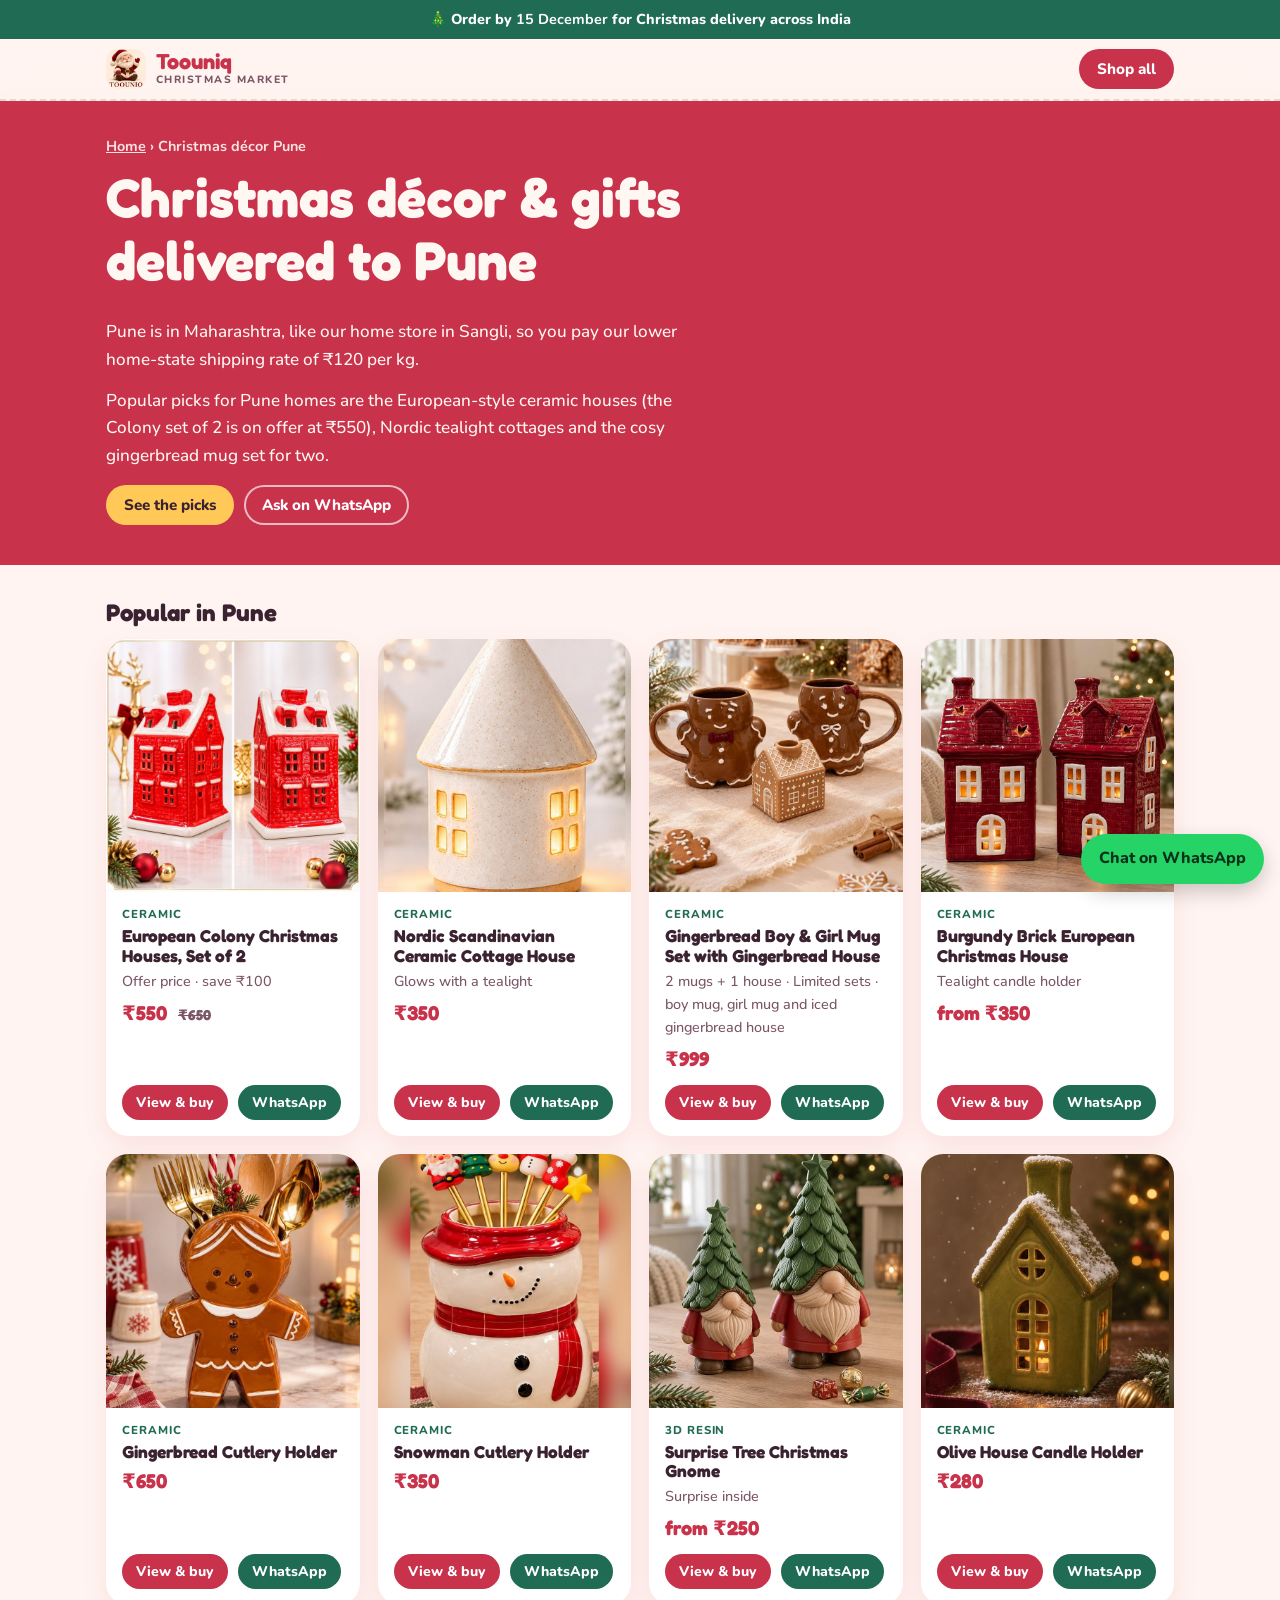
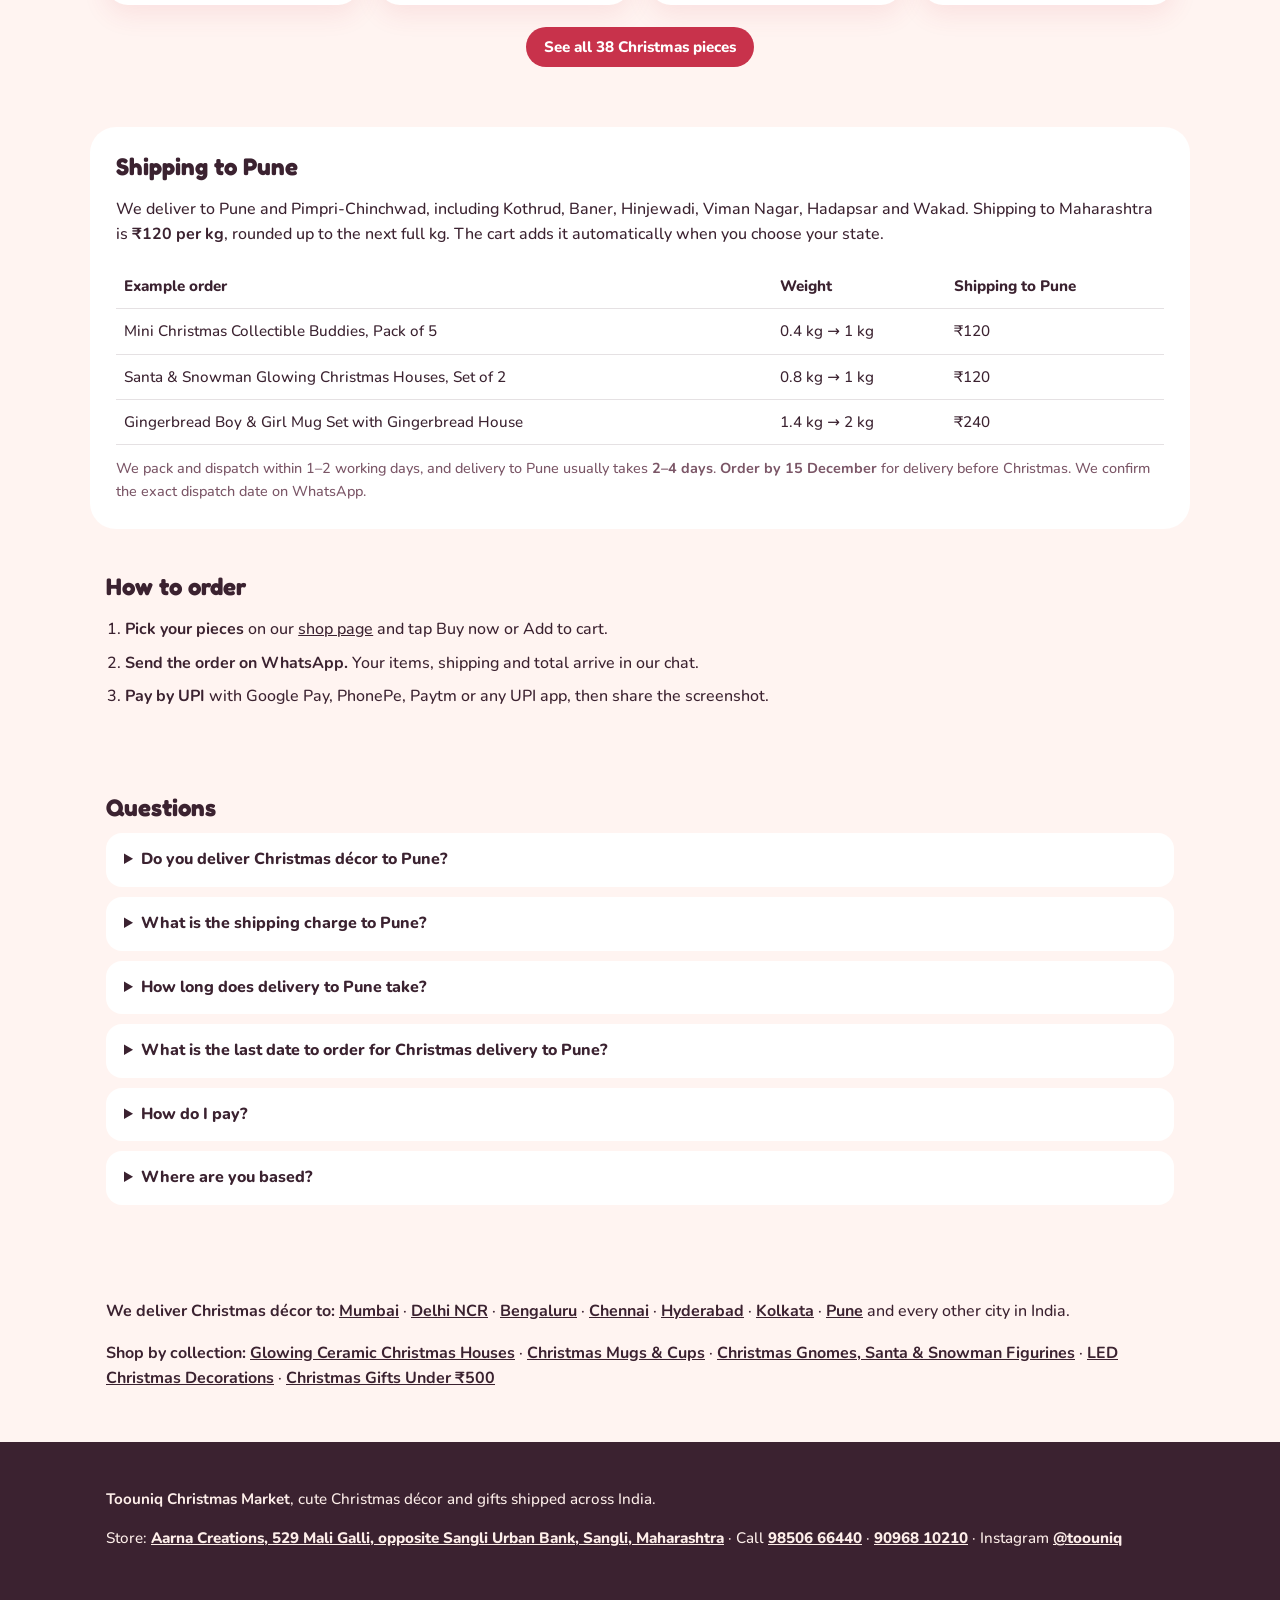
<file: christmas-decor-pune/index.html>
<!doctype html>
<html lang="en-IN">
<head>
<meta charset="utf-8">
<meta name="viewport" content="width=device-width, initial-scale=1">
<title>Christmas Décor &amp; Gifts Delivered to Pune | Toouniq</title>
<meta name="description" content="Buy Christmas décor and gifts online with delivery to Pune: glowing ceramic houses, mugs, gnomes, LED lanterns from ₹150. Shipping ₹120/kg. Order on WhatsApp, pay by UPI.">
<link rel="canonical" href="https://toouniq.github.io/toouniqxmas-/christmas-decor-pune/">
<meta name="theme-color" content="#c8324b">
<meta property="og:type" content="website">
<meta property="og:site_name" content="Toouniq Christmas Market">
<meta property="og:title" content="Christmas Décor &amp; Gifts Delivered to Pune | Toouniq">
<meta property="og:description" content="Buy Christmas décor and gifts online with delivery to Pune: glowing ceramic houses, mugs, gnomes, LED lanterns from ₹150. Shipping ₹120/kg. Order on WhatsApp, pay by UPI.">
<meta property="og:url" content="https://toouniq.github.io/toouniqxmas-/christmas-decor-pune/">
<meta property="og:image" content="https://toouniq.github.io/toouniqxmas-/og.jpg">
<meta property="og:locale" content="en_IN">
<meta name="twitter:card" content="summary_large_image">
<link rel="icon" href="../img/santa-avatar.jpg">
<link rel="preconnect" href="https://fonts.googleapis.com">
<link rel="preconnect" href="https://fonts.gstatic.com" crossorigin>
<link rel="stylesheet" href="https://fonts.googleapis.com/css2?family=Fredoka:wght@600;700&family=Nunito:wght@500;700;800&display=swap">
<link rel="stylesheet" href="../assets/pages.css">
<script type="application/ld+json">{"@context": "https://schema.org", "@graph": [{"@type": "CollectionPage", "@id": "https://toouniq.github.io/toouniqxmas-/christmas-decor-pune/", "url": "https://toouniq.github.io/toouniqxmas-/christmas-decor-pune/", "name": "Christmas Décor & Gifts Delivered to Pune | Toouniq", "description": "Buy Christmas décor and gifts online with delivery to Pune: glowing ceramic houses, mugs, gnomes, LED lanterns from ₹150. Shipping ₹120/kg. Order on WhatsApp, pay by UPI.", "inLanguage": "en-IN", "isPartOf": {"@type": "WebSite", "url": "https://toouniq.github.io/toouniqxmas-/", "name": "Toouniq Christmas Market"}, "about": {"@id": "https://toouniq.github.io/toouniqxmas-/#shop"}, "spatialCoverage": {"@type": "City", "name": "Pune"}}, {"@type": "BreadcrumbList", "itemListElement": [{"@type": "ListItem", "position": 1, "name": "Toouniq Christmas Market", "item": "https://toouniq.github.io/toouniqxmas-/"}, {"@type": "ListItem", "position": 2, "name": "Christmas décor Pune", "item": "https://toouniq.github.io/toouniqxmas-/christmas-decor-pune/"}]}, {"@type": "ItemList", "name": "Christmas décor & gifts delivered to Pune", "itemListElement": [{"@type": "ListItem", "position": 1, "item": {"@type": "Product", "name": "European Colony Christmas Houses, Set of 2", "image": "https://toouniq.github.io/toouniqxmas-/img/european-colony-houses.jpg", "material": "Ceramic", "brand": {"@type": "Brand", "name": "Toouniq"}, "url": "https://toouniq.github.io/toouniqxmas-/#european-colony-christmas-houses-set-of-2", "offers": {"@type": "Offer", "price": "550", "priceCurrency": "INR", "availability": "https://schema.org/InStock", "url": "https://toouniq.github.io/toouniqxmas-/#european-colony-christmas-houses-set-of-2"}}}, {"@type": "ListItem", "position": 2, "item": {"@type": "Product", "name": "Nordic Scandinavian Ceramic Cottage House", "image": "https://toouniq.github.io/toouniqxmas-/img/nordic-cottage-1.jpg", "material": "Ceramic", "brand": {"@type": "Brand", "name": "Toouniq"}, "url": "https://toouniq.github.io/toouniqxmas-/#nordic-scandinavian-ceramic-cottage-house", "offers": {"@type": "Offer", "price": "350", "priceCurrency": "INR", "availability": "https://schema.org/InStock", "url": "https://toouniq.github.io/toouniqxmas-/#nordic-scandinavian-ceramic-cottage-house"}}}, {"@type": "ListItem", "position": 3, "item": {"@type": "Product", "name": "Gingerbread Boy & Girl Mug Set with Gingerbread House", "image": "https://toouniq.github.io/toouniqxmas-/img/gingerbread-mug-set.jpg", "material": "Ceramic", "brand": {"@type": "Brand", "name": "Toouniq"}, "url": "https://toouniq.github.io/toouniqxmas-/#gingerbread-boy-girl-mug-set-with-gingerbread-house", "offers": {"@type": "Offer", "price": "999", "priceCurrency": "INR", "availability": "https://schema.org/InStock", "url": "https://toouniq.github.io/toouniqxmas-/#gingerbread-boy-girl-mug-set-with-gingerbread-house"}}}, {"@type": "ListItem", "position": 4, "item": {"@type": "Product", "name": "Burgundy Brick European Christmas House", "image": "https://toouniq.github.io/toouniqxmas-/img/brick-house-pair.jpg", "material": "Ceramic", "brand": {"@type": "Brand", "name": "Toouniq"}, "url": "https://toouniq.github.io/toouniqxmas-/#burgundy-brick-european-christmas-house", "offers": {"@type": "AggregateOffer", "lowPrice": "350", "highPrice": "600", "offerCount": 2, "priceCurrency": "INR", "availability": "https://schema.org/InStock", "url": "https://toouniq.github.io/toouniqxmas-/#burgundy-brick-european-christmas-house"}}}, {"@type": "ListItem", "position": 5, "item": {"@type": "Product", "name": "Gingerbread Cutlery Holder", "image": "https://toouniq.github.io/toouniqxmas-/img/gingerbread-cutlery-holder.jpg", "material": "Ceramic", "brand": {"@type": "Brand", "name": "Toouniq"}, "url": "https://toouniq.github.io/toouniqxmas-/#gingerbread-cutlery-holder", "offers": {"@type": "Offer", "price": "650", "priceCurrency": "INR", "availability": "https://schema.org/InStock", "url": "https://toouniq.github.io/toouniqxmas-/#gingerbread-cutlery-holder"}}}, {"@type": "ListItem", "position": 6, "item": {"@type": "Product", "name": "Snowman Cutlery Holder", "image": "https://toouniq.github.io/toouniqxmas-/img/snowman-cutlery-holder.jpg", "material": "Ceramic", "brand": {"@type": "Brand", "name": "Toouniq"}, "url": "https://toouniq.github.io/toouniqxmas-/#snowman-cutlery-holder", "offers": {"@type": "Offer", "price": "350", "priceCurrency": "INR", "availability": "https://schema.org/InStock", "url": "https://toouniq.github.io/toouniqxmas-/#snowman-cutlery-holder"}}}, {"@type": "ListItem", "position": 7, "item": {"@type": "Product", "name": "Surprise Tree Christmas Gnome", "image": "https://toouniq.github.io/toouniqxmas-/img/surprise-tree-gnome.jpg", "material": "3D resin", "brand": {"@type": "Brand", "name": "Toouniq"}, "url": "https://toouniq.github.io/toouniqxmas-/#surprise-tree-christmas-gnome", "offers": {"@type": "AggregateOffer", "lowPrice": "250", "highPrice": "330", "offerCount": 2, "priceCurrency": "INR", "availability": "https://schema.org/InStock", "url": "https://toouniq.github.io/toouniqxmas-/#surprise-tree-christmas-gnome"}}}, {"@type": "ListItem", "position": 8, "item": {"@type": "Product", "name": "Olive House Candle Holder", "image": "https://toouniq.github.io/toouniqxmas-/img/olive-house-candle-holder.jpg", "material": "Ceramic", "brand": {"@type": "Brand", "name": "Toouniq"}, "url": "https://toouniq.github.io/toouniqxmas-/#olive-house-candle-holder", "offers": {"@type": "Offer", "price": "280", "priceCurrency": "INR", "availability": "https://schema.org/InStock", "url": "https://toouniq.github.io/toouniqxmas-/#olive-house-candle-holder"}}}]}, {"@type": "FAQPage", "mainEntity": [{"@type": "Question", "name": "Do you deliver Christmas décor to Pune?", "acceptedAnswer": {"@type": "Answer", "text": "Yes. We ship to Pune and Pimpri-Chinchwad, including Kothrud, Baner, Hinjewadi, Viman Nagar, Hadapsar and Wakad, and to every other state in India."}}, {"@type": "Question", "name": "What is the shipping charge to Pune?", "acceptedAnswer": {"@type": "Answer", "text": "₹120 per kg for Maharashtra, rounded up to the next full kg. For example, the Gingerbread Mug Set (1.4 kg) ships for ₹240."}}, {"@type": "Question", "name": "How long does delivery to Pune take?", "acceptedAnswer": {"@type": "Answer", "text": "We pack and dispatch within 1–2 working days, and delivery to Pune usually takes 2–4 days. We confirm the exact dispatch date on WhatsApp."}}, {"@type": "Question", "name": "What is the last date to order for Christmas delivery to Pune?", "acceptedAnswer": {"@type": "Answer", "text": "Order by 15 December for delivery before Christmas."}}, {"@type": "Question", "name": "How do I pay?", "acceptedAnswer": {"@type": "Answer", "text": "Pay with Google Pay, PhonePe, Paytm or any UPI app to our UPI ID, or scan the QR code in your cart, then share the payment screenshot on WhatsApp."}}, {"@type": "Question", "name": "Where are you based?", "acceptedAnswer": {"@type": "Answer", "text": "Our physical store is Aarna Creations in Sangli, Maharashtra, run by Mithun Shah and Rashmi Shah. We pack and ship every online order from there."}}]}]}</script>
</head>
<body>
<div class="cutoff">🎄 Order by <b>15 December</b> for Christmas delivery across India</div>
<header class="top"><div class="wrap">
  <a class="brand" href="../"><img src="../img/toouniq-logo.jpg" alt="Toouniq logo" width="40" height="40"><span><b>Toouniq</b><small>Christmas Market</small></span></a>
  <a class="b b-cran" href="../#shop">Shop all</a>
</div></header>
<main>
<section class="hero"><div class="wrap">
  <nav class="crumbs" aria-label="Breadcrumb"><a href="../">Home</a> › <span>Christmas décor Pune</span></nav>
  <h1>Christmas décor &amp; gifts delivered to Pune</h1>
  <p class="lead">Pune is in Maharashtra, like our home store in Sangli, so you pay our lower home-state shipping rate of ₹120 per kg.</p><p class="lead">Popular picks for Pune homes are the European-style ceramic houses (the Colony set of 2 is on offer at ₹550), Nordic tealight cottages and the cosy gingerbread mug set for two.</p>
  <div class="acts"><a class="b b-gold" href="#picks">See the picks</a><a class="b b-ghost" href="https://wa.me/919096810210?text=Hi%20Toouniq%21%20I%20have%20a%20question%20about%20Christmas%20d%C3%A9cor%20delivery%20to%20Pune." target="_blank" rel="noopener">Ask on WhatsApp</a></div>
</div></section>
<section class="wrap sec" id="picks">
  <h2>Popular in Pune</h2>
  <div class="grid">
<article class="pc">
  <a href="../#european-colony-christmas-houses-set-of-2"><img src="../img/european-colony-houses.jpg" alt="European Colony Christmas Houses, Set of 2, ceramic Christmas décor" width="400" height="400" loading="lazy"></a>
  <div class="pi"><span class="mat">Ceramic</span>
    <h3><a href="../#european-colony-christmas-houses-set-of-2">European Colony Christmas Houses, Set of 2</a></h3>
    <p class="note">Offer price · save ₹100</p>
    <p class="price">₹550 <s>₹650</s></p>
    <div class="acts"><a class="b b-cran" href="../#european-colony-christmas-houses-set-of-2">View &amp; buy</a><a class="b b-pine" href="https://wa.me/919096810210?text=Hi%20Toouniq%21%20I%27d%20like%20to%20order%3A%20European%20Colony%20Christmas%20Houses%2C%20Set%20of%202%20%28%E2%82%B9550%29.%20Delivery%20to%20Pune." target="_blank" rel="noopener">WhatsApp</a></div>
  </div>
</article>
<article class="pc">
  <a href="../#nordic-scandinavian-ceramic-cottage-house"><img src="../img/nordic-cottage-1.jpg" alt="Nordic Scandinavian Ceramic Cottage House, ceramic Christmas décor" width="400" height="400" loading="lazy"></a>
  <div class="pi"><span class="mat">Ceramic</span>
    <h3><a href="../#nordic-scandinavian-ceramic-cottage-house">Nordic Scandinavian Ceramic Cottage House</a></h3>
    <p class="note">Glows with a tealight</p>
    <p class="price">₹350</p>
    <div class="acts"><a class="b b-cran" href="../#nordic-scandinavian-ceramic-cottage-house">View &amp; buy</a><a class="b b-pine" href="https://wa.me/919096810210?text=Hi%20Toouniq%21%20I%27d%20like%20to%20order%3A%20Nordic%20Scandinavian%20Ceramic%20Cottage%20House%20%28%E2%82%B9350%29.%20Delivery%20to%20Pune." target="_blank" rel="noopener">WhatsApp</a></div>
  </div>
</article>
<article class="pc">
  <a href="../#gingerbread-boy-girl-mug-set-with-gingerbread-house"><img src="../img/gingerbread-mug-set.jpg" alt="Gingerbread Boy &amp; Girl Mug Set with Gingerbread House, ceramic Christmas décor" width="400" height="400" loading="lazy"></a>
  <div class="pi"><span class="mat">Ceramic</span>
    <h3><a href="../#gingerbread-boy-girl-mug-set-with-gingerbread-house">Gingerbread Boy &amp; Girl Mug Set with Gingerbread House</a></h3>
    <p class="note">2 mugs + 1 house · Limited sets · boy mug, girl mug and iced gingerbread house</p>
    <p class="price">₹999</p>
    <div class="acts"><a class="b b-cran" href="../#gingerbread-boy-girl-mug-set-with-gingerbread-house">View &amp; buy</a><a class="b b-pine" href="https://wa.me/919096810210?text=Hi%20Toouniq%21%20I%27d%20like%20to%20order%3A%20Gingerbread%20Boy%20%26%20Girl%20Mug%20Set%20with%20Gingerbread%20House%20%28%E2%82%B9999%29.%20Delivery%20to%20Pune." target="_blank" rel="noopener">WhatsApp</a></div>
  </div>
</article>
<article class="pc">
  <a href="../#burgundy-brick-european-christmas-house"><img src="../img/brick-house-pair.jpg" alt="Burgundy Brick European Christmas House, ceramic Christmas décor" width="400" height="400" loading="lazy"></a>
  <div class="pi"><span class="mat">Ceramic</span>
    <h3><a href="../#burgundy-brick-european-christmas-house">Burgundy Brick European Christmas House</a></h3>
    <p class="note">Tealight candle holder</p>
    <p class="price">from ₹350</p>
    <div class="acts"><a class="b b-cran" href="../#burgundy-brick-european-christmas-house">View &amp; buy</a><a class="b b-pine" href="https://wa.me/919096810210?text=Hi%20Toouniq%21%20I%27d%20like%20to%20order%3A%20Burgundy%20Brick%20European%20Christmas%20House%20%28from%20%E2%82%B9350%29.%20Delivery%20to%20Pune." target="_blank" rel="noopener">WhatsApp</a></div>
  </div>
</article>
<article class="pc">
  <a href="../#gingerbread-cutlery-holder"><img src="../img/gingerbread-cutlery-holder.jpg" alt="Gingerbread Cutlery Holder, ceramic Christmas décor" width="400" height="400" loading="lazy"></a>
  <div class="pi"><span class="mat">Ceramic</span>
    <h3><a href="../#gingerbread-cutlery-holder">Gingerbread Cutlery Holder</a></h3>
    
    <p class="price">₹650</p>
    <div class="acts"><a class="b b-cran" href="../#gingerbread-cutlery-holder">View &amp; buy</a><a class="b b-pine" href="https://wa.me/919096810210?text=Hi%20Toouniq%21%20I%27d%20like%20to%20order%3A%20Gingerbread%20Cutlery%20Holder%20%28%E2%82%B9650%29.%20Delivery%20to%20Pune." target="_blank" rel="noopener">WhatsApp</a></div>
  </div>
</article>
<article class="pc">
  <a href="../#snowman-cutlery-holder"><img src="../img/snowman-cutlery-holder.jpg" alt="Snowman Cutlery Holder, ceramic Christmas décor" width="400" height="400" loading="lazy"></a>
  <div class="pi"><span class="mat">Ceramic</span>
    <h3><a href="../#snowman-cutlery-holder">Snowman Cutlery Holder</a></h3>
    
    <p class="price">₹350</p>
    <div class="acts"><a class="b b-cran" href="../#snowman-cutlery-holder">View &amp; buy</a><a class="b b-pine" href="https://wa.me/919096810210?text=Hi%20Toouniq%21%20I%27d%20like%20to%20order%3A%20Snowman%20Cutlery%20Holder%20%28%E2%82%B9350%29.%20Delivery%20to%20Pune." target="_blank" rel="noopener">WhatsApp</a></div>
  </div>
</article>
<article class="pc">
  <a href="../#surprise-tree-christmas-gnome"><img src="../img/surprise-tree-gnome.jpg" alt="Surprise Tree Christmas Gnome, 3d resin Christmas décor" width="400" height="400" loading="lazy"></a>
  <div class="pi"><span class="mat">3D resin</span>
    <h3><a href="../#surprise-tree-christmas-gnome">Surprise Tree Christmas Gnome</a></h3>
    <p class="note">Surprise inside</p>
    <p class="price">from ₹250</p>
    <div class="acts"><a class="b b-cran" href="../#surprise-tree-christmas-gnome">View &amp; buy</a><a class="b b-pine" href="https://wa.me/919096810210?text=Hi%20Toouniq%21%20I%27d%20like%20to%20order%3A%20Surprise%20Tree%20Christmas%20Gnome%20%28from%20%E2%82%B9250%29.%20Delivery%20to%20Pune." target="_blank" rel="noopener">WhatsApp</a></div>
  </div>
</article>
<article class="pc">
  <a href="../#olive-house-candle-holder"><img src="../img/olive-house-candle-holder.jpg" alt="Olive House Candle Holder, ceramic Christmas décor" width="400" height="400" loading="lazy"></a>
  <div class="pi"><span class="mat">Ceramic</span>
    <h3><a href="../#olive-house-candle-holder">Olive House Candle Holder</a></h3>
    
    <p class="price">₹280</p>
    <div class="acts"><a class="b b-cran" href="../#olive-house-candle-holder">View &amp; buy</a><a class="b b-pine" href="https://wa.me/919096810210?text=Hi%20Toouniq%21%20I%27d%20like%20to%20order%3A%20Olive%20House%20Candle%20Holder%20%28%E2%82%B9280%29.%20Delivery%20to%20Pune." target="_blank" rel="noopener">WhatsApp</a></div>
  </div>
</article>
  </div>
  <p class="more"><a class="b b-cran" href="../#shop">See all 38 Christmas pieces</a></p>
</section>
<section class="wrap sec panel">
  <h2>Shipping to Pune</h2>
  <p>We deliver to Pune and Pimpri-Chinchwad, including Kothrud, Baner, Hinjewadi, Viman Nagar, Hadapsar and Wakad. Shipping to Maharashtra is <b>₹120 per kg</b>, rounded up to the next full kg. The cart adds it automatically when you choose your state.</p>
  <table><thead><tr><th>Example order</th><th>Weight</th><th>Shipping to Pune</th></tr></thead><tbody><tr><td>Mini Christmas Collectible Buddies, Pack of 5</td><td>0.4 kg → 1 kg</td><td>₹120</td></tr><tr><td>Santa &amp; Snowman Glowing Christmas Houses, Set of 2</td><td>0.8 kg → 1 kg</td><td>₹120</td></tr><tr><td>Gingerbread Boy &amp; Girl Mug Set with Gingerbread House</td><td>1.4 kg → 2 kg</td><td>₹240</td></tr></tbody></table>
  <p class="note">We pack and dispatch within 1–2 working days, and delivery to Pune usually takes <b>2–4 days</b>. <b>Order by 15 December</b> for delivery before Christmas. We confirm the exact dispatch date on WhatsApp.</p>
</section>
<section class="wrap sec">
  <h2>How to order</h2>
  <ol class="steps">
    <li><b>Pick your pieces</b> on our <a href="../#shop">shop page</a> and tap Buy now or Add to cart.</li>
    <li><b>Send the order on WhatsApp.</b> Your items, shipping and total arrive in our chat.</li>
    <li><b>Pay by UPI</b> with Google Pay, PhonePe, Paytm or any UPI app, then share the screenshot.</li>
  </ol>
</section>
<section class="wrap sec faq">
  <h2>Questions</h2>
  <details><summary>Do you deliver Christmas décor to Pune?</summary><p>Yes. We ship to Pune and Pimpri-Chinchwad, including Kothrud, Baner, Hinjewadi, Viman Nagar, Hadapsar and Wakad, and to every other state in India.</p></details><details><summary>What is the shipping charge to Pune?</summary><p>₹120 per kg for Maharashtra, rounded up to the next full kg. For example, the Gingerbread Mug Set (1.4 kg) ships for ₹240.</p></details><details><summary>How long does delivery to Pune take?</summary><p>We pack and dispatch within 1–2 working days, and delivery to Pune usually takes 2–4 days. We confirm the exact dispatch date on WhatsApp.</p></details><details><summary>What is the last date to order for Christmas delivery to Pune?</summary><p>Order by 15 December for delivery before Christmas.</p></details><details><summary>How do I pay?</summary><p>Pay with Google Pay, PhonePe, Paytm or any UPI app to our UPI ID, or scan the QR code in your cart, then share the payment screenshot on WhatsApp.</p></details><details><summary>Where are you based?</summary><p>Our physical store is Aarna Creations in Sangli, Maharashtra, run by Mithun Shah and Rashmi Shah. We pack and ship every online order from there.</p></details>
</section>
<section class="wrap sec links">
  <p><b>We deliver Christmas décor to:</b> <a href="../christmas-decor-mumbai/">Mumbai</a> · <a href="../christmas-decor-delhi-ncr/">Delhi NCR</a> · <a href="../christmas-decor-bengaluru/">Bengaluru</a> · <a href="../christmas-decor-chennai/">Chennai</a> · <a href="../christmas-decor-hyderabad/">Hyderabad</a> · <a href="../christmas-decor-kolkata/">Kolkata</a> · <a href="../christmas-decor-pune/">Pune</a> and every other city in India.</p>
  <p><b>Shop by collection:</b> <a href="../ceramic-christmas-houses/">Glowing Ceramic Christmas Houses</a> · <a href="../christmas-mugs/">Christmas Mugs & Cups</a> · <a href="../christmas-gnomes-santa-snowman/">Christmas Gnomes, Santa & Snowman Figurines</a> · <a href="../christmas-led-decorations/">LED Christmas Decorations</a> · <a href="../christmas-gifts-under-500/">Christmas Gifts Under ₹500</a></p>
</section>
</main>
<footer class="foot"><div class="wrap">
  <p><b>Toouniq Christmas Market</b>, cute Christmas décor and gifts shipped across India.</p>
  <p>Store: <a href="https://maps.app.goo.gl/FKpYqjHd3P21dk3g6" target="_blank" rel="noopener">Aarna Creations, 529 Mali Galli, opposite Sangli Urban Bank, Sangli, Maharashtra</a> · Call <a href="tel:+919850666440">98506 66440</a> · <a href="tel:+919096810210">90968 10210</a> · Instagram <a href="https://www.instagram.com/toouniq/" target="_blank" rel="noopener">@toouniq</a></p>
</div></footer>
<a class="fab" href="https://wa.me/919096810210" target="_blank" rel="noopener" aria-label="Chat on WhatsApp">Chat on WhatsApp</a>
</body>
</html>
</file>
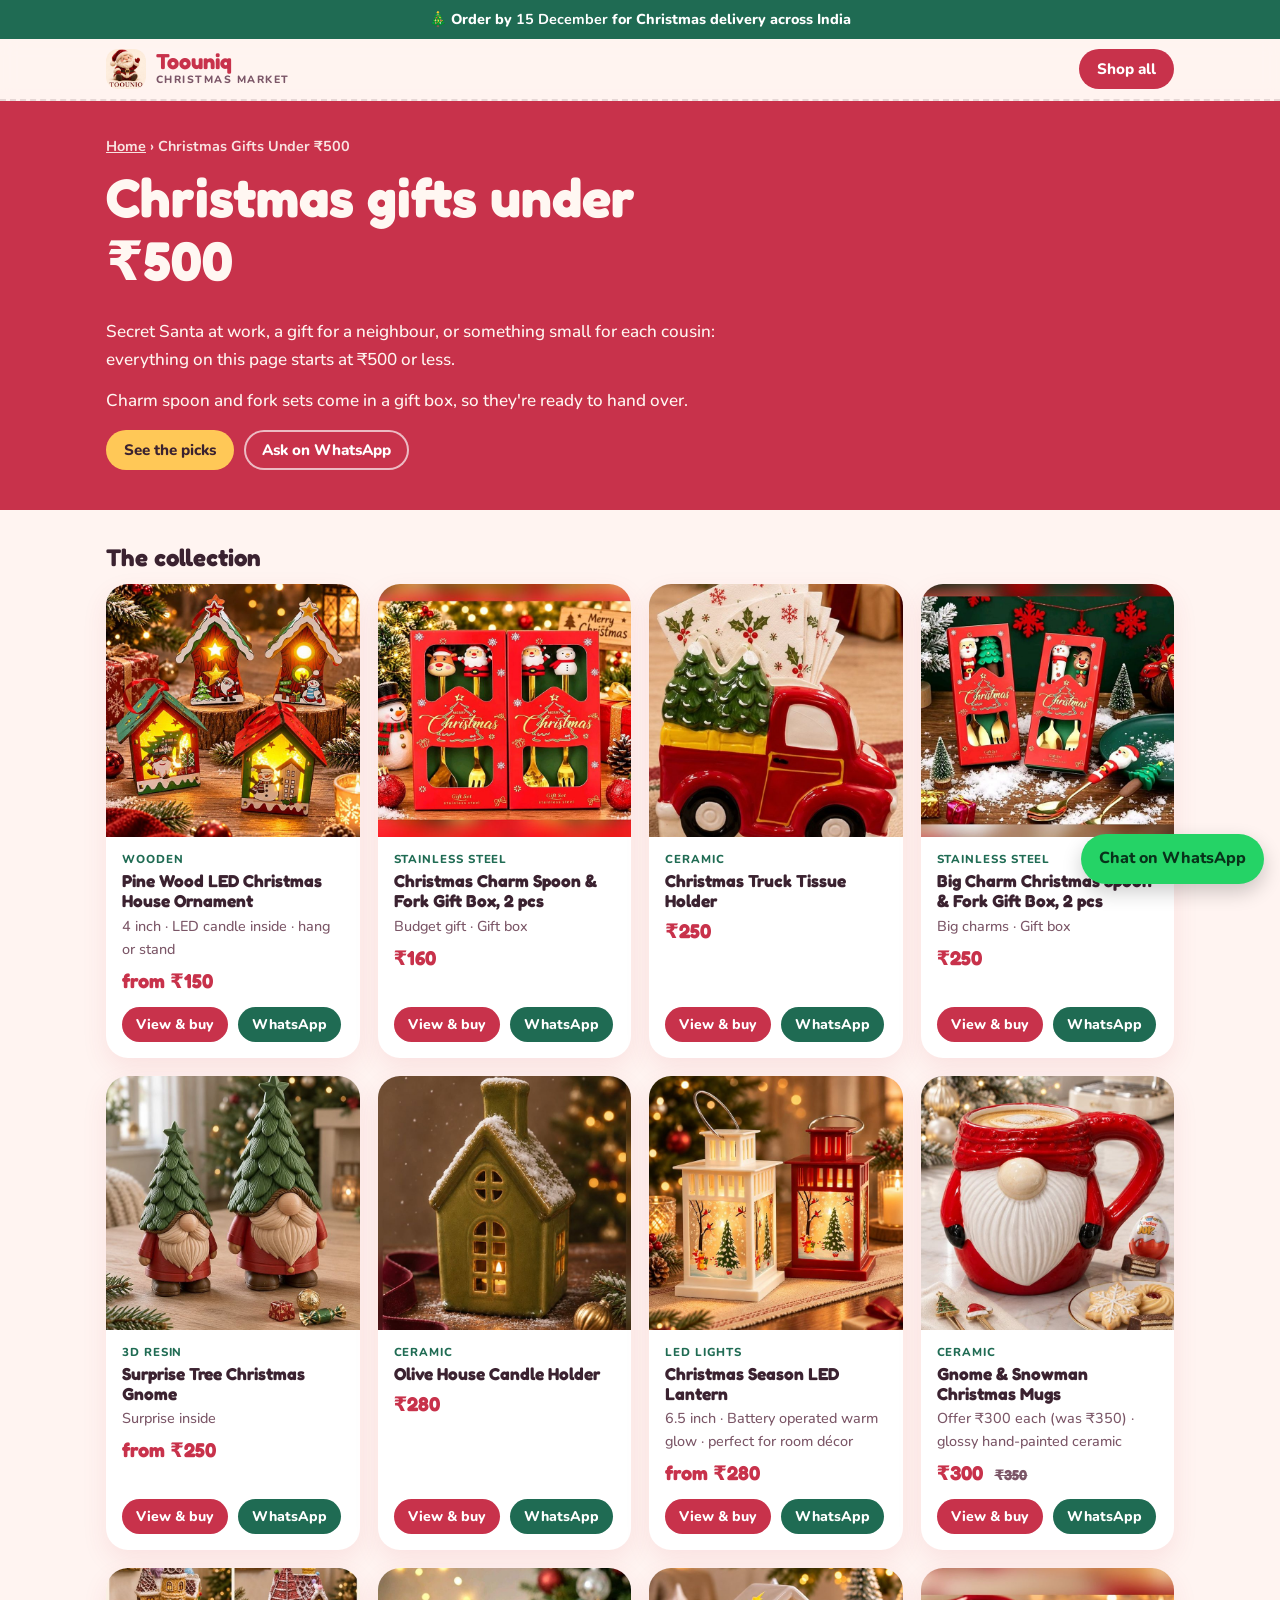
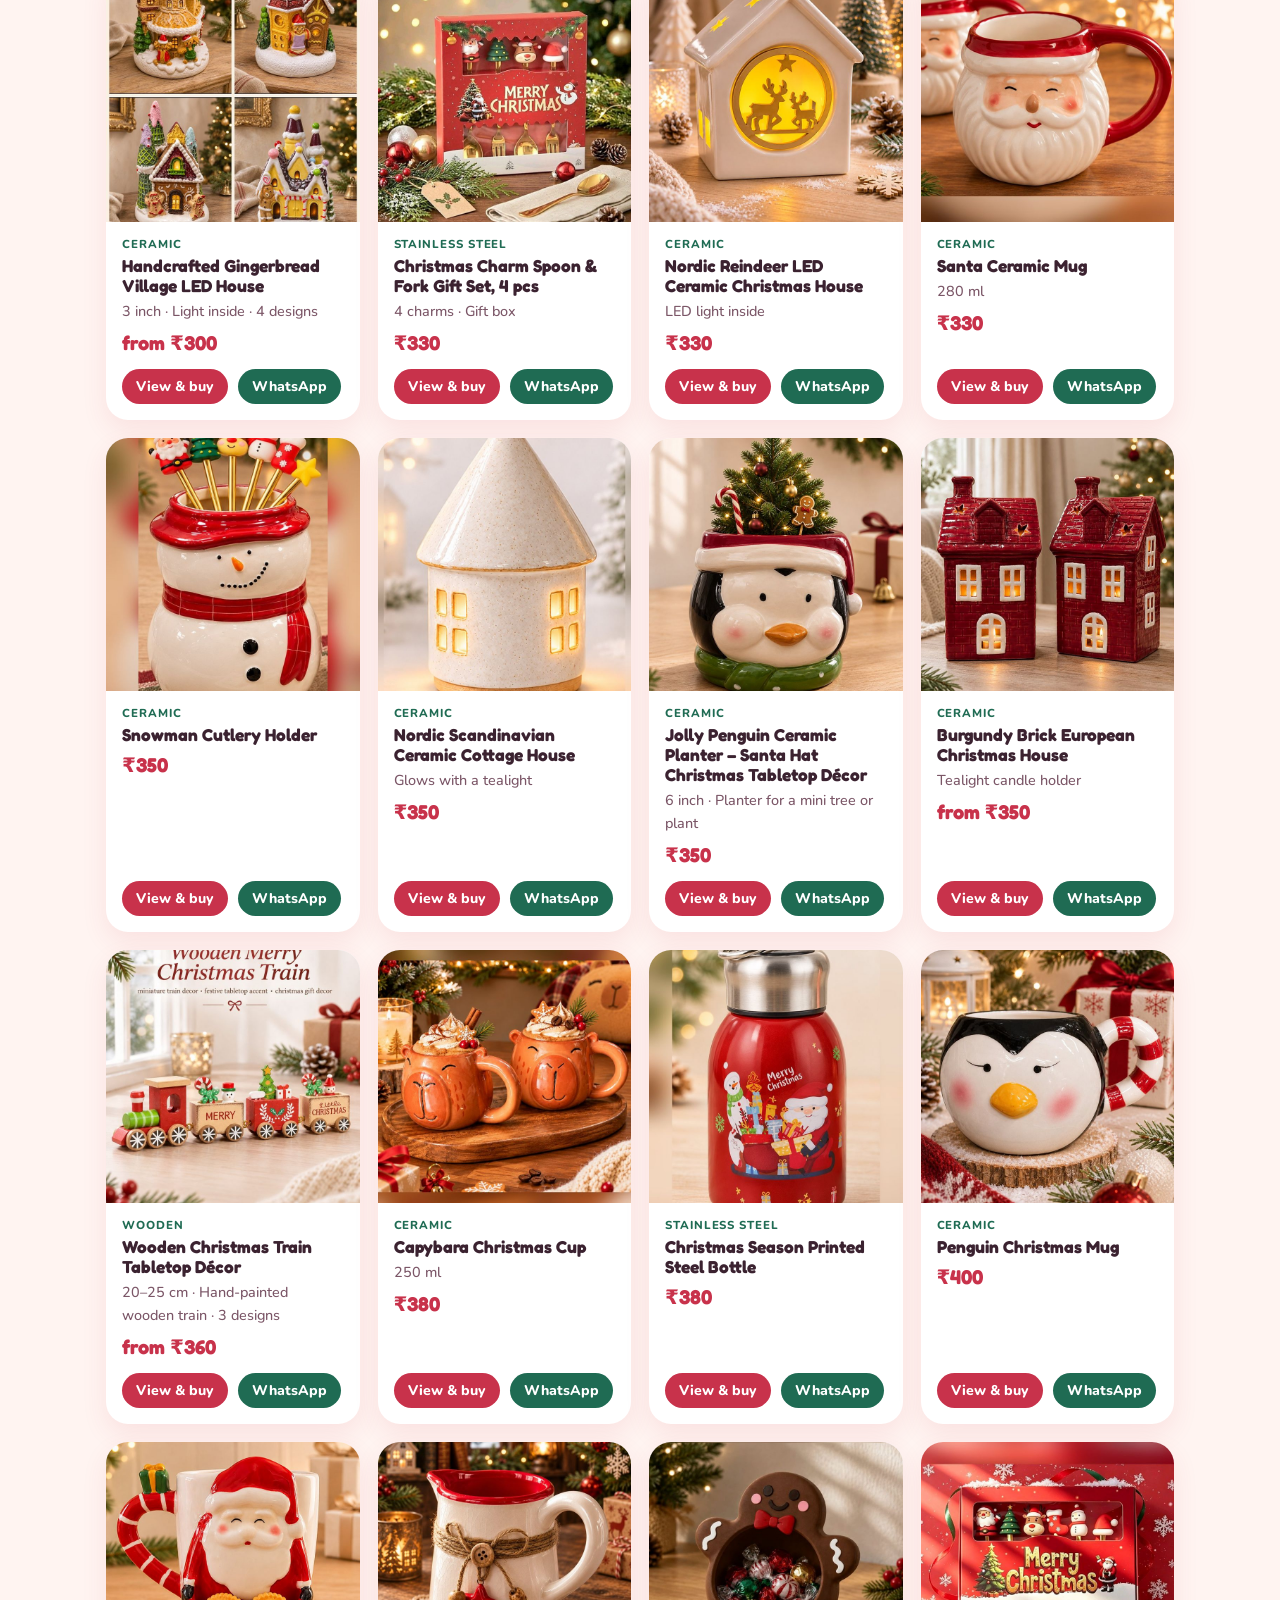
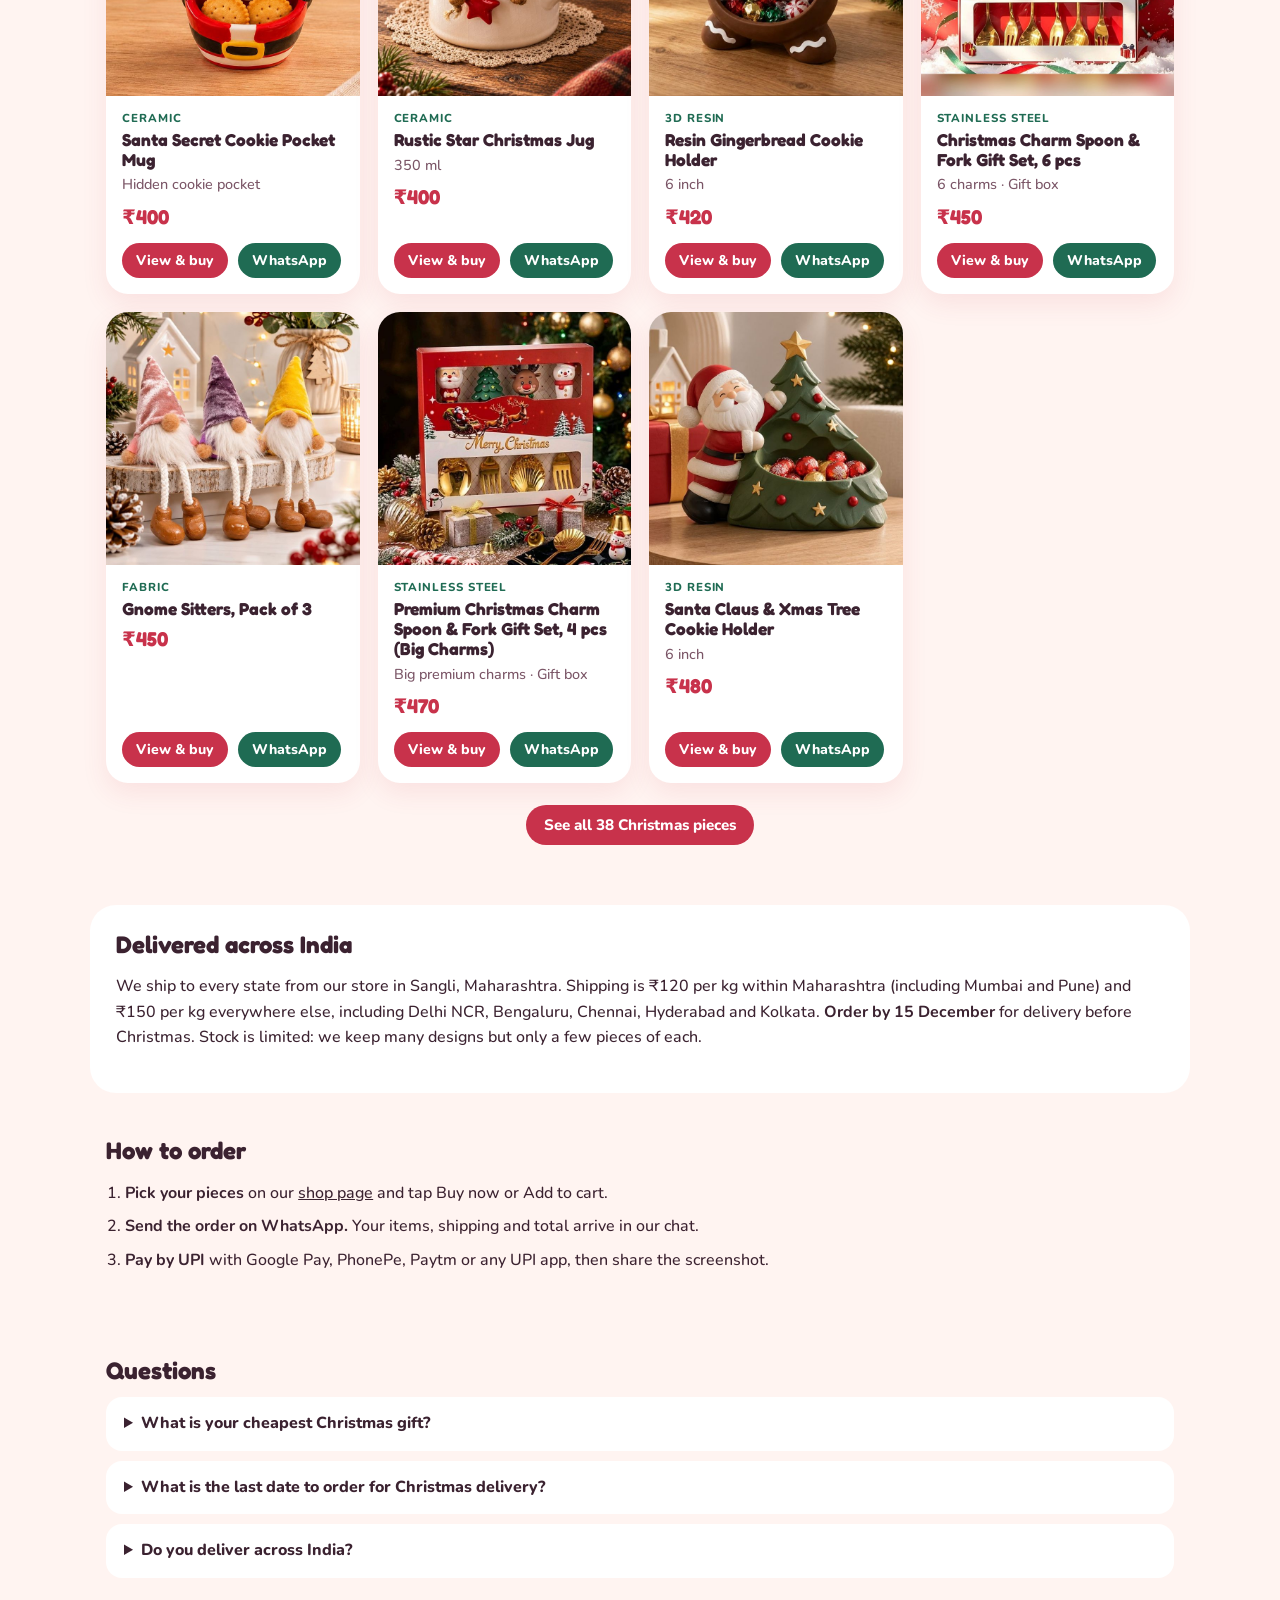
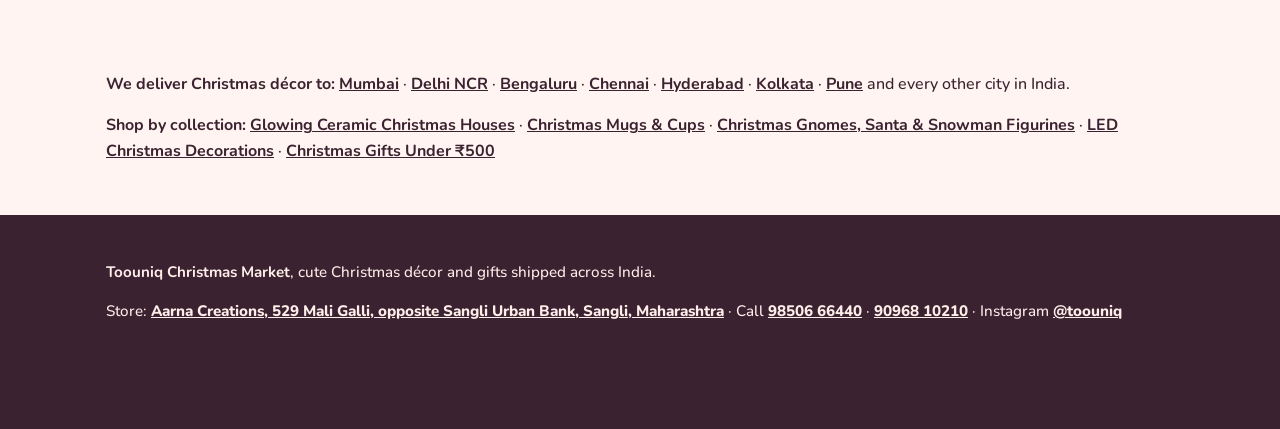
<file: christmas-gifts-under-500/index.html>
<!doctype html>
<html lang="en-IN">
<head>
<meta charset="utf-8">
<meta name="viewport" content="width=device-width, initial-scale=1">
<title>Christmas Gifts Under ₹500 Online India | Toouniq</title>
<meta name="description" content="Christmas gifts under ₹500 in India: charm spoon gift boxes from ₹160, mugs, LED houses, gnomes and lanterns. Perfect for Secret Santa. Order on WhatsApp.">
<link rel="canonical" href="https://toouniq.github.io/toouniqxmas-/christmas-gifts-under-500/">
<meta name="theme-color" content="#c8324b">
<meta property="og:type" content="website">
<meta property="og:site_name" content="Toouniq Christmas Market">
<meta property="og:title" content="Christmas Gifts Under ₹500 Online India | Toouniq">
<meta property="og:description" content="Christmas gifts under ₹500 in India: charm spoon gift boxes from ₹160, mugs, LED houses, gnomes and lanterns. Perfect for Secret Santa. Order on WhatsApp.">
<meta property="og:url" content="https://toouniq.github.io/toouniqxmas-/christmas-gifts-under-500/">
<meta property="og:image" content="https://toouniq.github.io/toouniqxmas-/og.jpg">
<meta property="og:locale" content="en_IN">
<meta name="twitter:card" content="summary_large_image">
<link rel="icon" href="../img/santa-avatar.jpg">
<link rel="preconnect" href="https://fonts.googleapis.com">
<link rel="preconnect" href="https://fonts.gstatic.com" crossorigin>
<link rel="stylesheet" href="https://fonts.googleapis.com/css2?family=Fredoka:wght@600;700&family=Nunito:wght@500;700;800&display=swap">
<link rel="stylesheet" href="../assets/pages.css">
<script type="application/ld+json">{"@context": "https://schema.org", "@graph": [{"@type": "CollectionPage", "@id": "https://toouniq.github.io/toouniqxmas-/christmas-gifts-under-500/", "url": "https://toouniq.github.io/toouniqxmas-/christmas-gifts-under-500/", "name": "Christmas Gifts Under ₹500 Online India | Toouniq", "description": "Christmas gifts under ₹500 in India: charm spoon gift boxes from ₹160, mugs, LED houses, gnomes and lanterns. Perfect for Secret Santa. Order on WhatsApp.", "inLanguage": "en-IN", "isPartOf": {"@type": "WebSite", "url": "https://toouniq.github.io/toouniqxmas-/", "name": "Toouniq Christmas Market"}, "about": {"@id": "https://toouniq.github.io/toouniqxmas-/#shop"}}, {"@type": "BreadcrumbList", "itemListElement": [{"@type": "ListItem", "position": 1, "name": "Toouniq Christmas Market", "item": "https://toouniq.github.io/toouniqxmas-/"}, {"@type": "ListItem", "position": 2, "name": "Christmas Gifts Under ₹500", "item": "https://toouniq.github.io/toouniqxmas-/christmas-gifts-under-500/"}]}, {"@type": "ItemList", "name": "Christmas gifts under ₹500", "itemListElement": [{"@type": "ListItem", "position": 1, "item": {"@type": "Product", "name": "Pine Wood LED Christmas House Ornament", "image": "https://toouniq.github.io/toouniqxmas-/img/pine-house-all.jpg", "material": "Wooden", "brand": {"@type": "Brand", "name": "Toouniq"}, "url": "https://toouniq.github.io/toouniqxmas-/#pine-wood-led-christmas-house-ornament", "offers": {"@type": "AggregateOffer", "lowPrice": "150", "highPrice": "600", "offerCount": 5, "priceCurrency": "INR", "availability": "https://schema.org/InStock", "url": "https://toouniq.github.io/toouniqxmas-/#pine-wood-led-christmas-house-ornament"}}}, {"@type": "ListItem", "position": 2, "item": {"@type": "Product", "name": "Christmas Charm Spoon & Fork Gift Box, 2 pcs", "image": "https://toouniq.github.io/toouniqxmas-/img/charm-set-2.jpg", "material": "Stainless steel", "brand": {"@type": "Brand", "name": "Toouniq"}, "url": "https://toouniq.github.io/toouniqxmas-/#christmas-charm-spoon-fork-gift-box-2-pcs", "offers": {"@type": "Offer", "price": "160", "priceCurrency": "INR", "availability": "https://schema.org/InStock", "url": "https://toouniq.github.io/toouniqxmas-/#christmas-charm-spoon-fork-gift-box-2-pcs"}}}, {"@type": "ListItem", "position": 3, "item": {"@type": "Product", "name": "Christmas Truck Tissue Holder", "image": "https://toouniq.github.io/toouniqxmas-/img/christmas-truck-tissue-holder.jpg", "material": "Ceramic", "brand": {"@type": "Brand", "name": "Toouniq"}, "url": "https://toouniq.github.io/toouniqxmas-/#christmas-truck-tissue-holder", "offers": {"@type": "Offer", "price": "250", "priceCurrency": "INR", "availability": "https://schema.org/InStock", "url": "https://toouniq.github.io/toouniqxmas-/#christmas-truck-tissue-holder"}}}, {"@type": "ListItem", "position": 4, "item": {"@type": "Product", "name": "Big Charm Christmas Spoon & Fork Gift Box, 2 pcs", "image": "https://toouniq.github.io/toouniqxmas-/img/charm-set-2-big.jpg", "material": "Stainless steel", "brand": {"@type": "Brand", "name": "Toouniq"}, "url": "https://toouniq.github.io/toouniqxmas-/#big-charm-christmas-spoon-fork-gift-box-2-pcs", "offers": {"@type": "Offer", "price": "250", "priceCurrency": "INR", "availability": "https://schema.org/InStock", "url": "https://toouniq.github.io/toouniqxmas-/#big-charm-christmas-spoon-fork-gift-box-2-pcs"}}}, {"@type": "ListItem", "position": 5, "item": {"@type": "Product", "name": "Surprise Tree Christmas Gnome", "image": "https://toouniq.github.io/toouniqxmas-/img/surprise-tree-gnome.jpg", "material": "3D resin", "brand": {"@type": "Brand", "name": "Toouniq"}, "url": "https://toouniq.github.io/toouniqxmas-/#surprise-tree-christmas-gnome", "offers": {"@type": "AggregateOffer", "lowPrice": "250", "highPrice": "330", "offerCount": 2, "priceCurrency": "INR", "availability": "https://schema.org/InStock", "url": "https://toouniq.github.io/toouniqxmas-/#surprise-tree-christmas-gnome"}}}, {"@type": "ListItem", "position": 6, "item": {"@type": "Product", "name": "Olive House Candle Holder", "image": "https://toouniq.github.io/toouniqxmas-/img/olive-house-candle-holder.jpg", "material": "Ceramic", "brand": {"@type": "Brand", "name": "Toouniq"}, "url": "https://toouniq.github.io/toouniqxmas-/#olive-house-candle-holder", "offers": {"@type": "Offer", "price": "280", "priceCurrency": "INR", "availability": "https://schema.org/InStock", "url": "https://toouniq.github.io/toouniqxmas-/#olive-house-candle-holder"}}}, {"@type": "ListItem", "position": 7, "item": {"@type": "Product", "name": "Christmas Season LED Lantern", "image": "https://toouniq.github.io/toouniqxmas-/img/lantern-pair.jpg", "material": "LED lights", "brand": {"@type": "Brand", "name": "Toouniq"}, "url": "https://toouniq.github.io/toouniqxmas-/#christmas-season-led-lantern", "offers": {"@type": "AggregateOffer", "lowPrice": "280", "highPrice": "500", "offerCount": 3, "priceCurrency": "INR", "availability": "https://schema.org/InStock", "url": "https://toouniq.github.io/toouniqxmas-/#christmas-season-led-lantern"}}}, {"@type": "ListItem", "position": 8, "item": {"@type": "Product", "name": "Gnome & Snowman Christmas Mugs", "image": "https://toouniq.github.io/toouniqxmas-/img/gnome-mug.jpg", "material": "Ceramic", "brand": {"@type": "Brand", "name": "Toouniq"}, "url": "https://toouniq.github.io/toouniqxmas-/#gnome-snowman-christmas-mugs", "offers": {"@type": "Offer", "price": "300", "priceCurrency": "INR", "availability": "https://schema.org/InStock", "url": "https://toouniq.github.io/toouniqxmas-/#gnome-snowman-christmas-mugs"}}}, {"@type": "ListItem", "position": 9, "item": {"@type": "Product", "name": "Handcrafted Gingerbread Village LED House", "image": "https://toouniq.github.io/toouniqxmas-/img/gb-house-set4.jpg", "material": "Ceramic", "brand": {"@type": "Brand", "name": "Toouniq"}, "url": "https://toouniq.github.io/toouniqxmas-/#handcrafted-gingerbread-village-led-house", "offers": {"@type": "AggregateOffer", "lowPrice": "300", "highPrice": "1000", "offerCount": 5, "priceCurrency": "INR", "availability": "https://schema.org/InStock", "url": "https://toouniq.github.io/toouniqxmas-/#handcrafted-gingerbread-village-led-house"}}}, {"@type": "ListItem", "position": 10, "item": {"@type": "Product", "name": "Christmas Charm Spoon & Fork Gift Set, 4 pcs", "image": "https://toouniq.github.io/toouniqxmas-/img/charm-set-4.jpg", "material": "Stainless steel", "brand": {"@type": "Brand", "name": "Toouniq"}, "url": "https://toouniq.github.io/toouniqxmas-/#christmas-charm-spoon-fork-gift-set-4-pcs", "offers": {"@type": "Offer", "price": "330", "priceCurrency": "INR", "availability": "https://schema.org/InStock", "url": "https://toouniq.github.io/toouniqxmas-/#christmas-charm-spoon-fork-gift-set-4-pcs"}}}, {"@type": "ListItem", "position": 11, "item": {"@type": "Product", "name": "Nordic Reindeer LED Ceramic Christmas House", "image": "https://toouniq.github.io/toouniqxmas-/img/nordic-reindeer-led-house.jpg", "material": "Ceramic", "brand": {"@type": "Brand", "name": "Toouniq"}, "url": "https://toouniq.github.io/toouniqxmas-/#nordic-reindeer-led-ceramic-christmas-house", "offers": {"@type": "Offer", "price": "330", "priceCurrency": "INR", "availability": "https://schema.org/InStock", "url": "https://toouniq.github.io/toouniqxmas-/#nordic-reindeer-led-ceramic-christmas-house"}}}, {"@type": "ListItem", "position": 12, "item": {"@type": "Product", "name": "Santa Ceramic Mug", "image": "https://toouniq.github.io/toouniqxmas-/img/santa-ceramic-mug.jpg", "material": "Ceramic", "brand": {"@type": "Brand", "name": "Toouniq"}, "url": "https://toouniq.github.io/toouniqxmas-/#santa-ceramic-mug", "offers": {"@type": "Offer", "price": "330", "priceCurrency": "INR", "availability": "https://schema.org/InStock", "url": "https://toouniq.github.io/toouniqxmas-/#santa-ceramic-mug"}}}, {"@type": "ListItem", "position": 13, "item": {"@type": "Product", "name": "Snowman Cutlery Holder", "image": "https://toouniq.github.io/toouniqxmas-/img/snowman-cutlery-holder.jpg", "material": "Ceramic", "brand": {"@type": "Brand", "name": "Toouniq"}, "url": "https://toouniq.github.io/toouniqxmas-/#snowman-cutlery-holder", "offers": {"@type": "Offer", "price": "350", "priceCurrency": "INR", "availability": "https://schema.org/InStock", "url": "https://toouniq.github.io/toouniqxmas-/#snowman-cutlery-holder"}}}, {"@type": "ListItem", "position": 14, "item": {"@type": "Product", "name": "Nordic Scandinavian Ceramic Cottage House", "image": "https://toouniq.github.io/toouniqxmas-/img/nordic-cottage-1.jpg", "material": "Ceramic", "brand": {"@type": "Brand", "name": "Toouniq"}, "url": "https://toouniq.github.io/toouniqxmas-/#nordic-scandinavian-ceramic-cottage-house", "offers": {"@type": "Offer", "price": "350", "priceCurrency": "INR", "availability": "https://schema.org/InStock", "url": "https://toouniq.github.io/toouniqxmas-/#nordic-scandinavian-ceramic-cottage-house"}}}, {"@type": "ListItem", "position": 15, "item": {"@type": "Product", "name": "Jolly Penguin Ceramic Planter – Santa Hat Christmas Tabletop Décor", "image": "https://toouniq.github.io/toouniqxmas-/img/jolly-penguin-planter.jpg", "material": "Ceramic", "brand": {"@type": "Brand", "name": "Toouniq"}, "url": "https://toouniq.github.io/toouniqxmas-/#jolly-penguin-ceramic-planter-santa-hat-christmas-tabletop-decor", "offers": {"@type": "Offer", "price": "350", "priceCurrency": "INR", "availability": "https://schema.org/InStock", "url": "https://toouniq.github.io/toouniqxmas-/#jolly-penguin-ceramic-planter-santa-hat-christmas-tabletop-decor"}}}, {"@type": "ListItem", "position": 16, "item": {"@type": "Product", "name": "Burgundy Brick European Christmas House", "image": "https://toouniq.github.io/toouniqxmas-/img/brick-house-pair.jpg", "material": "Ceramic", "brand": {"@type": "Brand", "name": "Toouniq"}, "url": "https://toouniq.github.io/toouniqxmas-/#burgundy-brick-european-christmas-house", "offers": {"@type": "AggregateOffer", "lowPrice": "350", "highPrice": "600", "offerCount": 2, "priceCurrency": "INR", "availability": "https://schema.org/InStock", "url": "https://toouniq.github.io/toouniqxmas-/#burgundy-brick-european-christmas-house"}}}, {"@type": "ListItem", "position": 17, "item": {"@type": "Product", "name": "Wooden Christmas Train Tabletop Décor", "image": "https://toouniq.github.io/toouniqxmas-/img/train-wooden-merry.jpg", "material": "Wooden", "brand": {"@type": "Brand", "name": "Toouniq"}, "url": "https://toouniq.github.io/toouniqxmas-/#wooden-christmas-train-tabletop-decor", "offers": {"@type": "AggregateOffer", "lowPrice": "360", "highPrice": "580", "offerCount": 3, "priceCurrency": "INR", "availability": "https://schema.org/InStock", "url": "https://toouniq.github.io/toouniqxmas-/#wooden-christmas-train-tabletop-decor"}}}, {"@type": "ListItem", "position": 18, "item": {"@type": "Product", "name": "Capybara Christmas Cup", "image": "https://toouniq.github.io/toouniqxmas-/img/capybara-christmas-cup.jpg", "material": "Ceramic", "brand": {"@type": "Brand", "name": "Toouniq"}, "url": "https://toouniq.github.io/toouniqxmas-/#capybara-christmas-cup", "offers": {"@type": "Offer", "price": "380", "priceCurrency": "INR", "availability": "https://schema.org/InStock", "url": "https://toouniq.github.io/toouniqxmas-/#capybara-christmas-cup"}}}, {"@type": "ListItem", "position": 19, "item": {"@type": "Product", "name": "Christmas Season Printed Steel Bottle", "image": "https://toouniq.github.io/toouniqxmas-/img/steel-bottle-red.jpg", "material": "Stainless steel", "brand": {"@type": "Brand", "name": "Toouniq"}, "url": "https://toouniq.github.io/toouniqxmas-/#christmas-season-printed-steel-bottle", "offers": {"@type": "Offer", "price": "380", "priceCurrency": "INR", "availability": "https://schema.org/InStock", "url": "https://toouniq.github.io/toouniqxmas-/#christmas-season-printed-steel-bottle"}}}, {"@type": "ListItem", "position": 20, "item": {"@type": "Product", "name": "Penguin Christmas Mug", "image": "https://toouniq.github.io/toouniqxmas-/img/penguin-christmas-mug.jpg", "material": "Ceramic", "brand": {"@type": "Brand", "name": "Toouniq"}, "url": "https://toouniq.github.io/toouniqxmas-/#penguin-christmas-mug", "offers": {"@type": "Offer", "price": "400", "priceCurrency": "INR", "availability": "https://schema.org/InStock", "url": "https://toouniq.github.io/toouniqxmas-/#penguin-christmas-mug"}}}, {"@type": "ListItem", "position": 21, "item": {"@type": "Product", "name": "Santa Secret Cookie Pocket Mug", "image": "https://toouniq.github.io/toouniqxmas-/img/santa-cookie-pocket-mug.jpg", "material": "Ceramic", "brand": {"@type": "Brand", "name": "Toouniq"}, "url": "https://toouniq.github.io/toouniqxmas-/#santa-secret-cookie-pocket-mug", "offers": {"@type": "Offer", "price": "400", "priceCurrency": "INR", "availability": "https://schema.org/InStock", "url": "https://toouniq.github.io/toouniqxmas-/#santa-secret-cookie-pocket-mug"}}}, {"@type": "ListItem", "position": 22, "item": {"@type": "Product", "name": "Rustic Star Christmas Jug", "image": "https://toouniq.github.io/toouniqxmas-/img/rustic-star-christmas-jug.jpg", "material": "Ceramic", "brand": {"@type": "Brand", "name": "Toouniq"}, "url": "https://toouniq.github.io/toouniqxmas-/#rustic-star-christmas-jug", "offers": {"@type": "Offer", "price": "400", "priceCurrency": "INR", "availability": "https://schema.org/InStock", "url": "https://toouniq.github.io/toouniqxmas-/#rustic-star-christmas-jug"}}}, {"@type": "ListItem", "position": 23, "item": {"@type": "Product", "name": "Resin Gingerbread Cookie Holder", "image": "https://toouniq.github.io/toouniqxmas-/img/resin-gingerbread-cookie-holder.jpg", "material": "3D resin", "brand": {"@type": "Brand", "name": "Toouniq"}, "url": "https://toouniq.github.io/toouniqxmas-/#resin-gingerbread-cookie-holder", "offers": {"@type": "Offer", "price": "420", "priceCurrency": "INR", "availability": "https://schema.org/InStock", "url": "https://toouniq.github.io/toouniqxmas-/#resin-gingerbread-cookie-holder"}}}, {"@type": "ListItem", "position": 24, "item": {"@type": "Product", "name": "Christmas Charm Spoon & Fork Gift Set, 6 pcs", "image": "https://toouniq.github.io/toouniqxmas-/img/charm-set-6.jpg", "material": "Stainless steel", "brand": {"@type": "Brand", "name": "Toouniq"}, "url": "https://toouniq.github.io/toouniqxmas-/#christmas-charm-spoon-fork-gift-set-6-pcs", "offers": {"@type": "Offer", "price": "450", "priceCurrency": "INR", "availability": "https://schema.org/InStock", "url": "https://toouniq.github.io/toouniqxmas-/#christmas-charm-spoon-fork-gift-set-6-pcs"}}}, {"@type": "ListItem", "position": 25, "item": {"@type": "Product", "name": "Gnome Sitters, Pack of 3", "image": "https://toouniq.github.io/toouniqxmas-/img/gnome-sitters-pack-of-3.jpg", "material": "Fabric", "brand": {"@type": "Brand", "name": "Toouniq"}, "url": "https://toouniq.github.io/toouniqxmas-/#gnome-sitters-pack-of-3", "offers": {"@type": "Offer", "price": "450", "priceCurrency": "INR", "availability": "https://schema.org/InStock", "url": "https://toouniq.github.io/toouniqxmas-/#gnome-sitters-pack-of-3"}}}, {"@type": "ListItem", "position": 26, "item": {"@type": "Product", "name": "Premium Christmas Charm Spoon & Fork Gift Set, 4 pcs (Big Charms)", "image": "https://toouniq.github.io/toouniqxmas-/img/charm-set-4-premium.jpg", "material": "Stainless steel", "brand": {"@type": "Brand", "name": "Toouniq"}, "url": "https://toouniq.github.io/toouniqxmas-/#premium-christmas-charm-spoon-fork-gift-set-4-pcs-big-charms", "offers": {"@type": "Offer", "price": "470", "priceCurrency": "INR", "availability": "https://schema.org/InStock", "url": "https://toouniq.github.io/toouniqxmas-/#premium-christmas-charm-spoon-fork-gift-set-4-pcs-big-charms"}}}, {"@type": "ListItem", "position": 27, "item": {"@type": "Product", "name": "Santa Claus & Xmas Tree Cookie Holder", "image": "https://toouniq.github.io/toouniqxmas-/img/santa-tree-cookie-holder.jpg", "material": "3D resin", "brand": {"@type": "Brand", "name": "Toouniq"}, "url": "https://toouniq.github.io/toouniqxmas-/#santa-claus-xmas-tree-cookie-holder", "offers": {"@type": "Offer", "price": "480", "priceCurrency": "INR", "availability": "https://schema.org/InStock", "url": "https://toouniq.github.io/toouniqxmas-/#santa-claus-xmas-tree-cookie-holder"}}}]}, {"@type": "FAQPage", "mainEntity": [{"@type": "Question", "name": "What is your cheapest Christmas gift?", "acceptedAnswer": {"@type": "Answer", "text": "The Pine Wood LED Christmas House Ornament is ₹150, and the Christmas Charm Spoon & Fork Gift Box (2 pcs) is ₹160."}}, {"@type": "Question", "name": "What is the last date to order for Christmas delivery?", "acceptedAnswer": {"@type": "Answer", "text": "Order by 15 December for delivery before Christmas anywhere in India."}}, {"@type": "Question", "name": "Do you deliver across India?", "acceptedAnswer": {"@type": "Answer", "text": "Yes. Shipping is ₹120 per kg within Maharashtra and ₹150 per kg for all other states, rounded up to the next full kg."}}]}]}</script>
</head>
<body>
<div class="cutoff">🎄 Order by <b>15 December</b> for Christmas delivery across India</div>
<header class="top"><div class="wrap">
  <a class="brand" href="../"><img src="../img/toouniq-logo.jpg" alt="Toouniq logo" width="40" height="40"><span><b>Toouniq</b><small>Christmas Market</small></span></a>
  <a class="b b-cran" href="../#shop">Shop all</a>
</div></header>
<main>
<section class="hero"><div class="wrap">
  <nav class="crumbs" aria-label="Breadcrumb"><a href="../">Home</a> › <span>Christmas Gifts Under ₹500</span></nav>
  <h1>Christmas gifts under ₹500</h1>
  <p class="lead">Secret Santa at work, a gift for a neighbour, or something small for each cousin: everything on this page starts at ₹500 or less.</p><p class="lead">Charm spoon and fork sets come in a gift box, so they&#x27;re ready to hand over.</p>
  <div class="acts"><a class="b b-gold" href="#picks">See the picks</a><a class="b b-ghost" href="https://wa.me/919096810210?text=Hi%20Toouniq%21%20I%20have%20a%20question%20about%20Christmas%20d%C3%A9cor." target="_blank" rel="noopener">Ask on WhatsApp</a></div>
</div></section>
<section class="wrap sec" id="picks">
  <h2>The collection</h2>
  <div class="grid">
<article class="pc">
  <a href="../#pine-wood-led-christmas-house-ornament"><img src="../img/pine-house-all.jpg" alt="Pine Wood LED Christmas House Ornament, wooden Christmas décor" width="400" height="400" loading="lazy"></a>
  <div class="pi"><span class="mat">Wooden</span>
    <h3><a href="../#pine-wood-led-christmas-house-ornament">Pine Wood LED Christmas House Ornament</a></h3>
    <p class="note">4 inch · LED candle inside · hang or stand</p>
    <p class="price">from ₹150</p>
    <div class="acts"><a class="b b-cran" href="../#pine-wood-led-christmas-house-ornament">View &amp; buy</a><a class="b b-pine" href="https://wa.me/919096810210?text=Hi%20Toouniq%21%20I%27d%20like%20to%20order%3A%20Pine%20Wood%20LED%20Christmas%20House%20Ornament%20%28from%20%E2%82%B9150%29." target="_blank" rel="noopener">WhatsApp</a></div>
  </div>
</article>
<article class="pc">
  <a href="../#christmas-charm-spoon-fork-gift-box-2-pcs"><img src="../img/charm-set-2.jpg" alt="Christmas Charm Spoon &amp; Fork Gift Box, 2 pcs, stainless steel Christmas décor" width="400" height="400" loading="lazy"></a>
  <div class="pi"><span class="mat">Stainless steel</span>
    <h3><a href="../#christmas-charm-spoon-fork-gift-box-2-pcs">Christmas Charm Spoon &amp; Fork Gift Box, 2 pcs</a></h3>
    <p class="note">Budget gift · Gift box</p>
    <p class="price">₹160</p>
    <div class="acts"><a class="b b-cran" href="../#christmas-charm-spoon-fork-gift-box-2-pcs">View &amp; buy</a><a class="b b-pine" href="https://wa.me/919096810210?text=Hi%20Toouniq%21%20I%27d%20like%20to%20order%3A%20Christmas%20Charm%20Spoon%20%26%20Fork%20Gift%20Box%2C%202%20pcs%20%28%E2%82%B9160%29." target="_blank" rel="noopener">WhatsApp</a></div>
  </div>
</article>
<article class="pc">
  <a href="../#christmas-truck-tissue-holder"><img src="../img/christmas-truck-tissue-holder.jpg" alt="Christmas Truck Tissue Holder, ceramic Christmas décor" width="400" height="400" loading="lazy"></a>
  <div class="pi"><span class="mat">Ceramic</span>
    <h3><a href="../#christmas-truck-tissue-holder">Christmas Truck Tissue Holder</a></h3>
    
    <p class="price">₹250</p>
    <div class="acts"><a class="b b-cran" href="../#christmas-truck-tissue-holder">View &amp; buy</a><a class="b b-pine" href="https://wa.me/919096810210?text=Hi%20Toouniq%21%20I%27d%20like%20to%20order%3A%20Christmas%20Truck%20Tissue%20Holder%20%28%E2%82%B9250%29." target="_blank" rel="noopener">WhatsApp</a></div>
  </div>
</article>
<article class="pc">
  <a href="../#big-charm-christmas-spoon-fork-gift-box-2-pcs"><img src="../img/charm-set-2-big.jpg" alt="Big Charm Christmas Spoon &amp; Fork Gift Box, 2 pcs, stainless steel Christmas décor" width="400" height="400" loading="lazy"></a>
  <div class="pi"><span class="mat">Stainless steel</span>
    <h3><a href="../#big-charm-christmas-spoon-fork-gift-box-2-pcs">Big Charm Christmas Spoon &amp; Fork Gift Box, 2 pcs</a></h3>
    <p class="note">Big charms · Gift box</p>
    <p class="price">₹250</p>
    <div class="acts"><a class="b b-cran" href="../#big-charm-christmas-spoon-fork-gift-box-2-pcs">View &amp; buy</a><a class="b b-pine" href="https://wa.me/919096810210?text=Hi%20Toouniq%21%20I%27d%20like%20to%20order%3A%20Big%20Charm%20Christmas%20Spoon%20%26%20Fork%20Gift%20Box%2C%202%20pcs%20%28%E2%82%B9250%29." target="_blank" rel="noopener">WhatsApp</a></div>
  </div>
</article>
<article class="pc">
  <a href="../#surprise-tree-christmas-gnome"><img src="../img/surprise-tree-gnome.jpg" alt="Surprise Tree Christmas Gnome, 3d resin Christmas décor" width="400" height="400" loading="lazy"></a>
  <div class="pi"><span class="mat">3D resin</span>
    <h3><a href="../#surprise-tree-christmas-gnome">Surprise Tree Christmas Gnome</a></h3>
    <p class="note">Surprise inside</p>
    <p class="price">from ₹250</p>
    <div class="acts"><a class="b b-cran" href="../#surprise-tree-christmas-gnome">View &amp; buy</a><a class="b b-pine" href="https://wa.me/919096810210?text=Hi%20Toouniq%21%20I%27d%20like%20to%20order%3A%20Surprise%20Tree%20Christmas%20Gnome%20%28from%20%E2%82%B9250%29." target="_blank" rel="noopener">WhatsApp</a></div>
  </div>
</article>
<article class="pc">
  <a href="../#olive-house-candle-holder"><img src="../img/olive-house-candle-holder.jpg" alt="Olive House Candle Holder, ceramic Christmas décor" width="400" height="400" loading="lazy"></a>
  <div class="pi"><span class="mat">Ceramic</span>
    <h3><a href="../#olive-house-candle-holder">Olive House Candle Holder</a></h3>
    
    <p class="price">₹280</p>
    <div class="acts"><a class="b b-cran" href="../#olive-house-candle-holder">View &amp; buy</a><a class="b b-pine" href="https://wa.me/919096810210?text=Hi%20Toouniq%21%20I%27d%20like%20to%20order%3A%20Olive%20House%20Candle%20Holder%20%28%E2%82%B9280%29." target="_blank" rel="noopener">WhatsApp</a></div>
  </div>
</article>
<article class="pc">
  <a href="../#christmas-season-led-lantern"><img src="../img/lantern-pair.jpg" alt="Christmas Season LED Lantern, led lights Christmas décor" width="400" height="400" loading="lazy"></a>
  <div class="pi"><span class="mat">LED lights</span>
    <h3><a href="../#christmas-season-led-lantern">Christmas Season LED Lantern</a></h3>
    <p class="note">6.5 inch · Battery operated warm glow · perfect for room décor</p>
    <p class="price">from ₹280</p>
    <div class="acts"><a class="b b-cran" href="../#christmas-season-led-lantern">View &amp; buy</a><a class="b b-pine" href="https://wa.me/919096810210?text=Hi%20Toouniq%21%20I%27d%20like%20to%20order%3A%20Christmas%20Season%20LED%20Lantern%20%28from%20%E2%82%B9280%29." target="_blank" rel="noopener">WhatsApp</a></div>
  </div>
</article>
<article class="pc">
  <a href="../#gnome-snowman-christmas-mugs"><img src="../img/gnome-mug.jpg" alt="Gnome &amp; Snowman Christmas Mugs, ceramic Christmas décor" width="400" height="400" loading="lazy"></a>
  <div class="pi"><span class="mat">Ceramic</span>
    <h3><a href="../#gnome-snowman-christmas-mugs">Gnome &amp; Snowman Christmas Mugs</a></h3>
    <p class="note">Offer ₹300 each (was ₹350) · glossy hand-painted ceramic</p>
    <p class="price">₹300 <s>₹350</s></p>
    <div class="acts"><a class="b b-cran" href="../#gnome-snowman-christmas-mugs">View &amp; buy</a><a class="b b-pine" href="https://wa.me/919096810210?text=Hi%20Toouniq%21%20I%27d%20like%20to%20order%3A%20Gnome%20%26%20Snowman%20Christmas%20Mugs%20%28%E2%82%B9300%29." target="_blank" rel="noopener">WhatsApp</a></div>
  </div>
</article>
<article class="pc">
  <a href="../#handcrafted-gingerbread-village-led-house"><img src="../img/gb-house-set4.jpg" alt="Handcrafted Gingerbread Village LED House, ceramic Christmas décor" width="400" height="400" loading="lazy"></a>
  <div class="pi"><span class="mat">Ceramic</span>
    <h3><a href="../#handcrafted-gingerbread-village-led-house">Handcrafted Gingerbread Village LED House</a></h3>
    <p class="note">3 inch · Light inside · 4 designs</p>
    <p class="price">from ₹300</p>
    <div class="acts"><a class="b b-cran" href="../#handcrafted-gingerbread-village-led-house">View &amp; buy</a><a class="b b-pine" href="https://wa.me/919096810210?text=Hi%20Toouniq%21%20I%27d%20like%20to%20order%3A%20Handcrafted%20Gingerbread%20Village%20LED%20House%20%28from%20%E2%82%B9300%29." target="_blank" rel="noopener">WhatsApp</a></div>
  </div>
</article>
<article class="pc">
  <a href="../#christmas-charm-spoon-fork-gift-set-4-pcs"><img src="../img/charm-set-4.jpg" alt="Christmas Charm Spoon &amp; Fork Gift Set, 4 pcs, stainless steel Christmas décor" width="400" height="400" loading="lazy"></a>
  <div class="pi"><span class="mat">Stainless steel</span>
    <h3><a href="../#christmas-charm-spoon-fork-gift-set-4-pcs">Christmas Charm Spoon &amp; Fork Gift Set, 4 pcs</a></h3>
    <p class="note">4 charms · Gift box</p>
    <p class="price">₹330</p>
    <div class="acts"><a class="b b-cran" href="../#christmas-charm-spoon-fork-gift-set-4-pcs">View &amp; buy</a><a class="b b-pine" href="https://wa.me/919096810210?text=Hi%20Toouniq%21%20I%27d%20like%20to%20order%3A%20Christmas%20Charm%20Spoon%20%26%20Fork%20Gift%20Set%2C%204%20pcs%20%28%E2%82%B9330%29." target="_blank" rel="noopener">WhatsApp</a></div>
  </div>
</article>
<article class="pc">
  <a href="../#nordic-reindeer-led-ceramic-christmas-house"><img src="../img/nordic-reindeer-led-house.jpg" alt="Nordic Reindeer LED Ceramic Christmas House, ceramic Christmas décor" width="400" height="400" loading="lazy"></a>
  <div class="pi"><span class="mat">Ceramic</span>
    <h3><a href="../#nordic-reindeer-led-ceramic-christmas-house">Nordic Reindeer LED Ceramic Christmas House</a></h3>
    <p class="note">LED light inside</p>
    <p class="price">₹330</p>
    <div class="acts"><a class="b b-cran" href="../#nordic-reindeer-led-ceramic-christmas-house">View &amp; buy</a><a class="b b-pine" href="https://wa.me/919096810210?text=Hi%20Toouniq%21%20I%27d%20like%20to%20order%3A%20Nordic%20Reindeer%20LED%20Ceramic%20Christmas%20House%20%28%E2%82%B9330%29." target="_blank" rel="noopener">WhatsApp</a></div>
  </div>
</article>
<article class="pc">
  <a href="../#santa-ceramic-mug"><img src="../img/santa-ceramic-mug.jpg" alt="Santa Ceramic Mug, ceramic Christmas décor" width="400" height="400" loading="lazy"></a>
  <div class="pi"><span class="mat">Ceramic</span>
    <h3><a href="../#santa-ceramic-mug">Santa Ceramic Mug</a></h3>
    <p class="note">280 ml</p>
    <p class="price">₹330</p>
    <div class="acts"><a class="b b-cran" href="../#santa-ceramic-mug">View &amp; buy</a><a class="b b-pine" href="https://wa.me/919096810210?text=Hi%20Toouniq%21%20I%27d%20like%20to%20order%3A%20Santa%20Ceramic%20Mug%20%28%E2%82%B9330%29." target="_blank" rel="noopener">WhatsApp</a></div>
  </div>
</article>
<article class="pc">
  <a href="../#snowman-cutlery-holder"><img src="../img/snowman-cutlery-holder.jpg" alt="Snowman Cutlery Holder, ceramic Christmas décor" width="400" height="400" loading="lazy"></a>
  <div class="pi"><span class="mat">Ceramic</span>
    <h3><a href="../#snowman-cutlery-holder">Snowman Cutlery Holder</a></h3>
    
    <p class="price">₹350</p>
    <div class="acts"><a class="b b-cran" href="../#snowman-cutlery-holder">View &amp; buy</a><a class="b b-pine" href="https://wa.me/919096810210?text=Hi%20Toouniq%21%20I%27d%20like%20to%20order%3A%20Snowman%20Cutlery%20Holder%20%28%E2%82%B9350%29." target="_blank" rel="noopener">WhatsApp</a></div>
  </div>
</article>
<article class="pc">
  <a href="../#nordic-scandinavian-ceramic-cottage-house"><img src="../img/nordic-cottage-1.jpg" alt="Nordic Scandinavian Ceramic Cottage House, ceramic Christmas décor" width="400" height="400" loading="lazy"></a>
  <div class="pi"><span class="mat">Ceramic</span>
    <h3><a href="../#nordic-scandinavian-ceramic-cottage-house">Nordic Scandinavian Ceramic Cottage House</a></h3>
    <p class="note">Glows with a tealight</p>
    <p class="price">₹350</p>
    <div class="acts"><a class="b b-cran" href="../#nordic-scandinavian-ceramic-cottage-house">View &amp; buy</a><a class="b b-pine" href="https://wa.me/919096810210?text=Hi%20Toouniq%21%20I%27d%20like%20to%20order%3A%20Nordic%20Scandinavian%20Ceramic%20Cottage%20House%20%28%E2%82%B9350%29." target="_blank" rel="noopener">WhatsApp</a></div>
  </div>
</article>
<article class="pc">
  <a href="../#jolly-penguin-ceramic-planter-santa-hat-christmas-tabletop-decor"><img src="../img/jolly-penguin-planter.jpg" alt="Jolly Penguin Ceramic Planter – Santa Hat Christmas Tabletop Décor, ceramic Christmas décor" width="400" height="400" loading="lazy"></a>
  <div class="pi"><span class="mat">Ceramic</span>
    <h3><a href="../#jolly-penguin-ceramic-planter-santa-hat-christmas-tabletop-decor">Jolly Penguin Ceramic Planter – Santa Hat Christmas Tabletop Décor</a></h3>
    <p class="note">6 inch · Planter for a mini tree or plant</p>
    <p class="price">₹350</p>
    <div class="acts"><a class="b b-cran" href="../#jolly-penguin-ceramic-planter-santa-hat-christmas-tabletop-decor">View &amp; buy</a><a class="b b-pine" href="https://wa.me/919096810210?text=Hi%20Toouniq%21%20I%27d%20like%20to%20order%3A%20Jolly%20Penguin%20Ceramic%20Planter%20%E2%80%93%20Santa%20Hat%20Christmas%20Tabletop%20D%C3%A9cor%20%28%E2%82%B9350%29." target="_blank" rel="noopener">WhatsApp</a></div>
  </div>
</article>
<article class="pc">
  <a href="../#burgundy-brick-european-christmas-house"><img src="../img/brick-house-pair.jpg" alt="Burgundy Brick European Christmas House, ceramic Christmas décor" width="400" height="400" loading="lazy"></a>
  <div class="pi"><span class="mat">Ceramic</span>
    <h3><a href="../#burgundy-brick-european-christmas-house">Burgundy Brick European Christmas House</a></h3>
    <p class="note">Tealight candle holder</p>
    <p class="price">from ₹350</p>
    <div class="acts"><a class="b b-cran" href="../#burgundy-brick-european-christmas-house">View &amp; buy</a><a class="b b-pine" href="https://wa.me/919096810210?text=Hi%20Toouniq%21%20I%27d%20like%20to%20order%3A%20Burgundy%20Brick%20European%20Christmas%20House%20%28from%20%E2%82%B9350%29." target="_blank" rel="noopener">WhatsApp</a></div>
  </div>
</article>
<article class="pc">
  <a href="../#wooden-christmas-train-tabletop-decor"><img src="../img/train-wooden-merry.jpg" alt="Wooden Christmas Train Tabletop Décor, wooden Christmas décor" width="400" height="400" loading="lazy"></a>
  <div class="pi"><span class="mat">Wooden</span>
    <h3><a href="../#wooden-christmas-train-tabletop-decor">Wooden Christmas Train Tabletop Décor</a></h3>
    <p class="note">20–25 cm · Hand-painted wooden train · 3 designs</p>
    <p class="price">from ₹360</p>
    <div class="acts"><a class="b b-cran" href="../#wooden-christmas-train-tabletop-decor">View &amp; buy</a><a class="b b-pine" href="https://wa.me/919096810210?text=Hi%20Toouniq%21%20I%27d%20like%20to%20order%3A%20Wooden%20Christmas%20Train%20Tabletop%20D%C3%A9cor%20%28from%20%E2%82%B9360%29." target="_blank" rel="noopener">WhatsApp</a></div>
  </div>
</article>
<article class="pc">
  <a href="../#capybara-christmas-cup"><img src="../img/capybara-christmas-cup.jpg" alt="Capybara Christmas Cup, ceramic Christmas décor" width="400" height="400" loading="lazy"></a>
  <div class="pi"><span class="mat">Ceramic</span>
    <h3><a href="../#capybara-christmas-cup">Capybara Christmas Cup</a></h3>
    <p class="note">250 ml</p>
    <p class="price">₹380</p>
    <div class="acts"><a class="b b-cran" href="../#capybara-christmas-cup">View &amp; buy</a><a class="b b-pine" href="https://wa.me/919096810210?text=Hi%20Toouniq%21%20I%27d%20like%20to%20order%3A%20Capybara%20Christmas%20Cup%20%28%E2%82%B9380%29." target="_blank" rel="noopener">WhatsApp</a></div>
  </div>
</article>
<article class="pc">
  <a href="../#christmas-season-printed-steel-bottle"><img src="../img/steel-bottle-red.jpg" alt="Christmas Season Printed Steel Bottle, stainless steel Christmas décor" width="400" height="400" loading="lazy"></a>
  <div class="pi"><span class="mat">Stainless steel</span>
    <h3><a href="../#christmas-season-printed-steel-bottle">Christmas Season Printed Steel Bottle</a></h3>
    
    <p class="price">₹380</p>
    <div class="acts"><a class="b b-cran" href="../#christmas-season-printed-steel-bottle">View &amp; buy</a><a class="b b-pine" href="https://wa.me/919096810210?text=Hi%20Toouniq%21%20I%27d%20like%20to%20order%3A%20Christmas%20Season%20Printed%20Steel%20Bottle%20%28%E2%82%B9380%29." target="_blank" rel="noopener">WhatsApp</a></div>
  </div>
</article>
<article class="pc">
  <a href="../#penguin-christmas-mug"><img src="../img/penguin-christmas-mug.jpg" alt="Penguin Christmas Mug, ceramic Christmas décor" width="400" height="400" loading="lazy"></a>
  <div class="pi"><span class="mat">Ceramic</span>
    <h3><a href="../#penguin-christmas-mug">Penguin Christmas Mug</a></h3>
    
    <p class="price">₹400</p>
    <div class="acts"><a class="b b-cran" href="../#penguin-christmas-mug">View &amp; buy</a><a class="b b-pine" href="https://wa.me/919096810210?text=Hi%20Toouniq%21%20I%27d%20like%20to%20order%3A%20Penguin%20Christmas%20Mug%20%28%E2%82%B9400%29." target="_blank" rel="noopener">WhatsApp</a></div>
  </div>
</article>
<article class="pc">
  <a href="../#santa-secret-cookie-pocket-mug"><img src="../img/santa-cookie-pocket-mug.jpg" alt="Santa Secret Cookie Pocket Mug, ceramic Christmas décor" width="400" height="400" loading="lazy"></a>
  <div class="pi"><span class="mat">Ceramic</span>
    <h3><a href="../#santa-secret-cookie-pocket-mug">Santa Secret Cookie Pocket Mug</a></h3>
    <p class="note">Hidden cookie pocket</p>
    <p class="price">₹400</p>
    <div class="acts"><a class="b b-cran" href="../#santa-secret-cookie-pocket-mug">View &amp; buy</a><a class="b b-pine" href="https://wa.me/919096810210?text=Hi%20Toouniq%21%20I%27d%20like%20to%20order%3A%20Santa%20Secret%20Cookie%20Pocket%20Mug%20%28%E2%82%B9400%29." target="_blank" rel="noopener">WhatsApp</a></div>
  </div>
</article>
<article class="pc">
  <a href="../#rustic-star-christmas-jug"><img src="../img/rustic-star-christmas-jug.jpg" alt="Rustic Star Christmas Jug, ceramic Christmas décor" width="400" height="400" loading="lazy"></a>
  <div class="pi"><span class="mat">Ceramic</span>
    <h3><a href="../#rustic-star-christmas-jug">Rustic Star Christmas Jug</a></h3>
    <p class="note">350 ml</p>
    <p class="price">₹400</p>
    <div class="acts"><a class="b b-cran" href="../#rustic-star-christmas-jug">View &amp; buy</a><a class="b b-pine" href="https://wa.me/919096810210?text=Hi%20Toouniq%21%20I%27d%20like%20to%20order%3A%20Rustic%20Star%20Christmas%20Jug%20%28%E2%82%B9400%29." target="_blank" rel="noopener">WhatsApp</a></div>
  </div>
</article>
<article class="pc">
  <a href="../#resin-gingerbread-cookie-holder"><img src="../img/resin-gingerbread-cookie-holder.jpg" alt="Resin Gingerbread Cookie Holder, 3d resin Christmas décor" width="400" height="400" loading="lazy"></a>
  <div class="pi"><span class="mat">3D resin</span>
    <h3><a href="../#resin-gingerbread-cookie-holder">Resin Gingerbread Cookie Holder</a></h3>
    <p class="note">6 inch</p>
    <p class="price">₹420</p>
    <div class="acts"><a class="b b-cran" href="../#resin-gingerbread-cookie-holder">View &amp; buy</a><a class="b b-pine" href="https://wa.me/919096810210?text=Hi%20Toouniq%21%20I%27d%20like%20to%20order%3A%20Resin%20Gingerbread%20Cookie%20Holder%20%28%E2%82%B9420%29." target="_blank" rel="noopener">WhatsApp</a></div>
  </div>
</article>
<article class="pc">
  <a href="../#christmas-charm-spoon-fork-gift-set-6-pcs"><img src="../img/charm-set-6.jpg" alt="Christmas Charm Spoon &amp; Fork Gift Set, 6 pcs, stainless steel Christmas décor" width="400" height="400" loading="lazy"></a>
  <div class="pi"><span class="mat">Stainless steel</span>
    <h3><a href="../#christmas-charm-spoon-fork-gift-set-6-pcs">Christmas Charm Spoon &amp; Fork Gift Set, 6 pcs</a></h3>
    <p class="note">6 charms · Gift box</p>
    <p class="price">₹450</p>
    <div class="acts"><a class="b b-cran" href="../#christmas-charm-spoon-fork-gift-set-6-pcs">View &amp; buy</a><a class="b b-pine" href="https://wa.me/919096810210?text=Hi%20Toouniq%21%20I%27d%20like%20to%20order%3A%20Christmas%20Charm%20Spoon%20%26%20Fork%20Gift%20Set%2C%206%20pcs%20%28%E2%82%B9450%29." target="_blank" rel="noopener">WhatsApp</a></div>
  </div>
</article>
<article class="pc">
  <a href="../#gnome-sitters-pack-of-3"><img src="../img/gnome-sitters-pack-of-3.jpg" alt="Gnome Sitters, Pack of 3, fabric Christmas décor" width="400" height="400" loading="lazy"></a>
  <div class="pi"><span class="mat">Fabric</span>
    <h3><a href="../#gnome-sitters-pack-of-3">Gnome Sitters, Pack of 3</a></h3>
    
    <p class="price">₹450</p>
    <div class="acts"><a class="b b-cran" href="../#gnome-sitters-pack-of-3">View &amp; buy</a><a class="b b-pine" href="https://wa.me/919096810210?text=Hi%20Toouniq%21%20I%27d%20like%20to%20order%3A%20Gnome%20Sitters%2C%20Pack%20of%203%20%28%E2%82%B9450%29." target="_blank" rel="noopener">WhatsApp</a></div>
  </div>
</article>
<article class="pc">
  <a href="../#premium-christmas-charm-spoon-fork-gift-set-4-pcs-big-charms"><img src="../img/charm-set-4-premium.jpg" alt="Premium Christmas Charm Spoon &amp; Fork Gift Set, 4 pcs (Big Charms), stainless steel Christmas décor" width="400" height="400" loading="lazy"></a>
  <div class="pi"><span class="mat">Stainless steel</span>
    <h3><a href="../#premium-christmas-charm-spoon-fork-gift-set-4-pcs-big-charms">Premium Christmas Charm Spoon &amp; Fork Gift Set, 4 pcs (Big Charms)</a></h3>
    <p class="note">Big premium charms · Gift box</p>
    <p class="price">₹470</p>
    <div class="acts"><a class="b b-cran" href="../#premium-christmas-charm-spoon-fork-gift-set-4-pcs-big-charms">View &amp; buy</a><a class="b b-pine" href="https://wa.me/919096810210?text=Hi%20Toouniq%21%20I%27d%20like%20to%20order%3A%20Premium%20Christmas%20Charm%20Spoon%20%26%20Fork%20Gift%20Set%2C%204%20pcs%20%28Big%20Charms%29%20%28%E2%82%B9470%29." target="_blank" rel="noopener">WhatsApp</a></div>
  </div>
</article>
<article class="pc">
  <a href="../#santa-claus-xmas-tree-cookie-holder"><img src="../img/santa-tree-cookie-holder.jpg" alt="Santa Claus &amp; Xmas Tree Cookie Holder, 3d resin Christmas décor" width="400" height="400" loading="lazy"></a>
  <div class="pi"><span class="mat">3D resin</span>
    <h3><a href="../#santa-claus-xmas-tree-cookie-holder">Santa Claus &amp; Xmas Tree Cookie Holder</a></h3>
    <p class="note">6 inch</p>
    <p class="price">₹480</p>
    <div class="acts"><a class="b b-cran" href="../#santa-claus-xmas-tree-cookie-holder">View &amp; buy</a><a class="b b-pine" href="https://wa.me/919096810210?text=Hi%20Toouniq%21%20I%27d%20like%20to%20order%3A%20Santa%20Claus%20%26%20Xmas%20Tree%20Cookie%20Holder%20%28%E2%82%B9480%29." target="_blank" rel="noopener">WhatsApp</a></div>
  </div>
</article>
  </div>
  <p class="more"><a class="b b-cran" href="../#shop">See all 38 Christmas pieces</a></p>
</section>
<section class="wrap sec panel">
  <h2>Delivered across India</h2>
  <p>We ship to every state from our store in Sangli, Maharashtra. Shipping is ₹120 per kg within Maharashtra (including Mumbai and Pune) and ₹150 per kg everywhere else, including Delhi NCR, Bengaluru, Chennai, Hyderabad and Kolkata. <b>Order by 15 December</b> for delivery before Christmas. Stock is limited: we keep many designs but only a few pieces of each.</p>
</section>
<section class="wrap sec">
  <h2>How to order</h2>
  <ol class="steps">
    <li><b>Pick your pieces</b> on our <a href="../#shop">shop page</a> and tap Buy now or Add to cart.</li>
    <li><b>Send the order on WhatsApp.</b> Your items, shipping and total arrive in our chat.</li>
    <li><b>Pay by UPI</b> with Google Pay, PhonePe, Paytm or any UPI app, then share the screenshot.</li>
  </ol>
</section>
<section class="wrap sec faq">
  <h2>Questions</h2>
  <details><summary>What is your cheapest Christmas gift?</summary><p>The Pine Wood LED Christmas House Ornament is ₹150, and the Christmas Charm Spoon &amp; Fork Gift Box (2 pcs) is ₹160.</p></details><details><summary>What is the last date to order for Christmas delivery?</summary><p>Order by 15 December for delivery before Christmas anywhere in India.</p></details><details><summary>Do you deliver across India?</summary><p>Yes. Shipping is ₹120 per kg within Maharashtra and ₹150 per kg for all other states, rounded up to the next full kg.</p></details>
</section>
<section class="wrap sec links">
  <p><b>We deliver Christmas décor to:</b> <a href="../christmas-decor-mumbai/">Mumbai</a> · <a href="../christmas-decor-delhi-ncr/">Delhi NCR</a> · <a href="../christmas-decor-bengaluru/">Bengaluru</a> · <a href="../christmas-decor-chennai/">Chennai</a> · <a href="../christmas-decor-hyderabad/">Hyderabad</a> · <a href="../christmas-decor-kolkata/">Kolkata</a> · <a href="../christmas-decor-pune/">Pune</a> and every other city in India.</p>
  <p><b>Shop by collection:</b> <a href="../ceramic-christmas-houses/">Glowing Ceramic Christmas Houses</a> · <a href="../christmas-mugs/">Christmas Mugs & Cups</a> · <a href="../christmas-gnomes-santa-snowman/">Christmas Gnomes, Santa & Snowman Figurines</a> · <a href="../christmas-led-decorations/">LED Christmas Decorations</a> · <a href="../christmas-gifts-under-500/">Christmas Gifts Under ₹500</a></p>
</section>
</main>
<footer class="foot"><div class="wrap">
  <p><b>Toouniq Christmas Market</b>, cute Christmas décor and gifts shipped across India.</p>
  <p>Store: <a href="https://maps.app.goo.gl/FKpYqjHd3P21dk3g6" target="_blank" rel="noopener">Aarna Creations, 529 Mali Galli, opposite Sangli Urban Bank, Sangli, Maharashtra</a> · Call <a href="tel:+919850666440">98506 66440</a> · <a href="tel:+919096810210">90968 10210</a> · Instagram <a href="https://www.instagram.com/toouniq/" target="_blank" rel="noopener">@toouniq</a></p>
</div></footer>
<a class="fab" href="https://wa.me/919096810210" target="_blank" rel="noopener" aria-label="Chat on WhatsApp">Chat on WhatsApp</a>
</body>
</html>
</file>
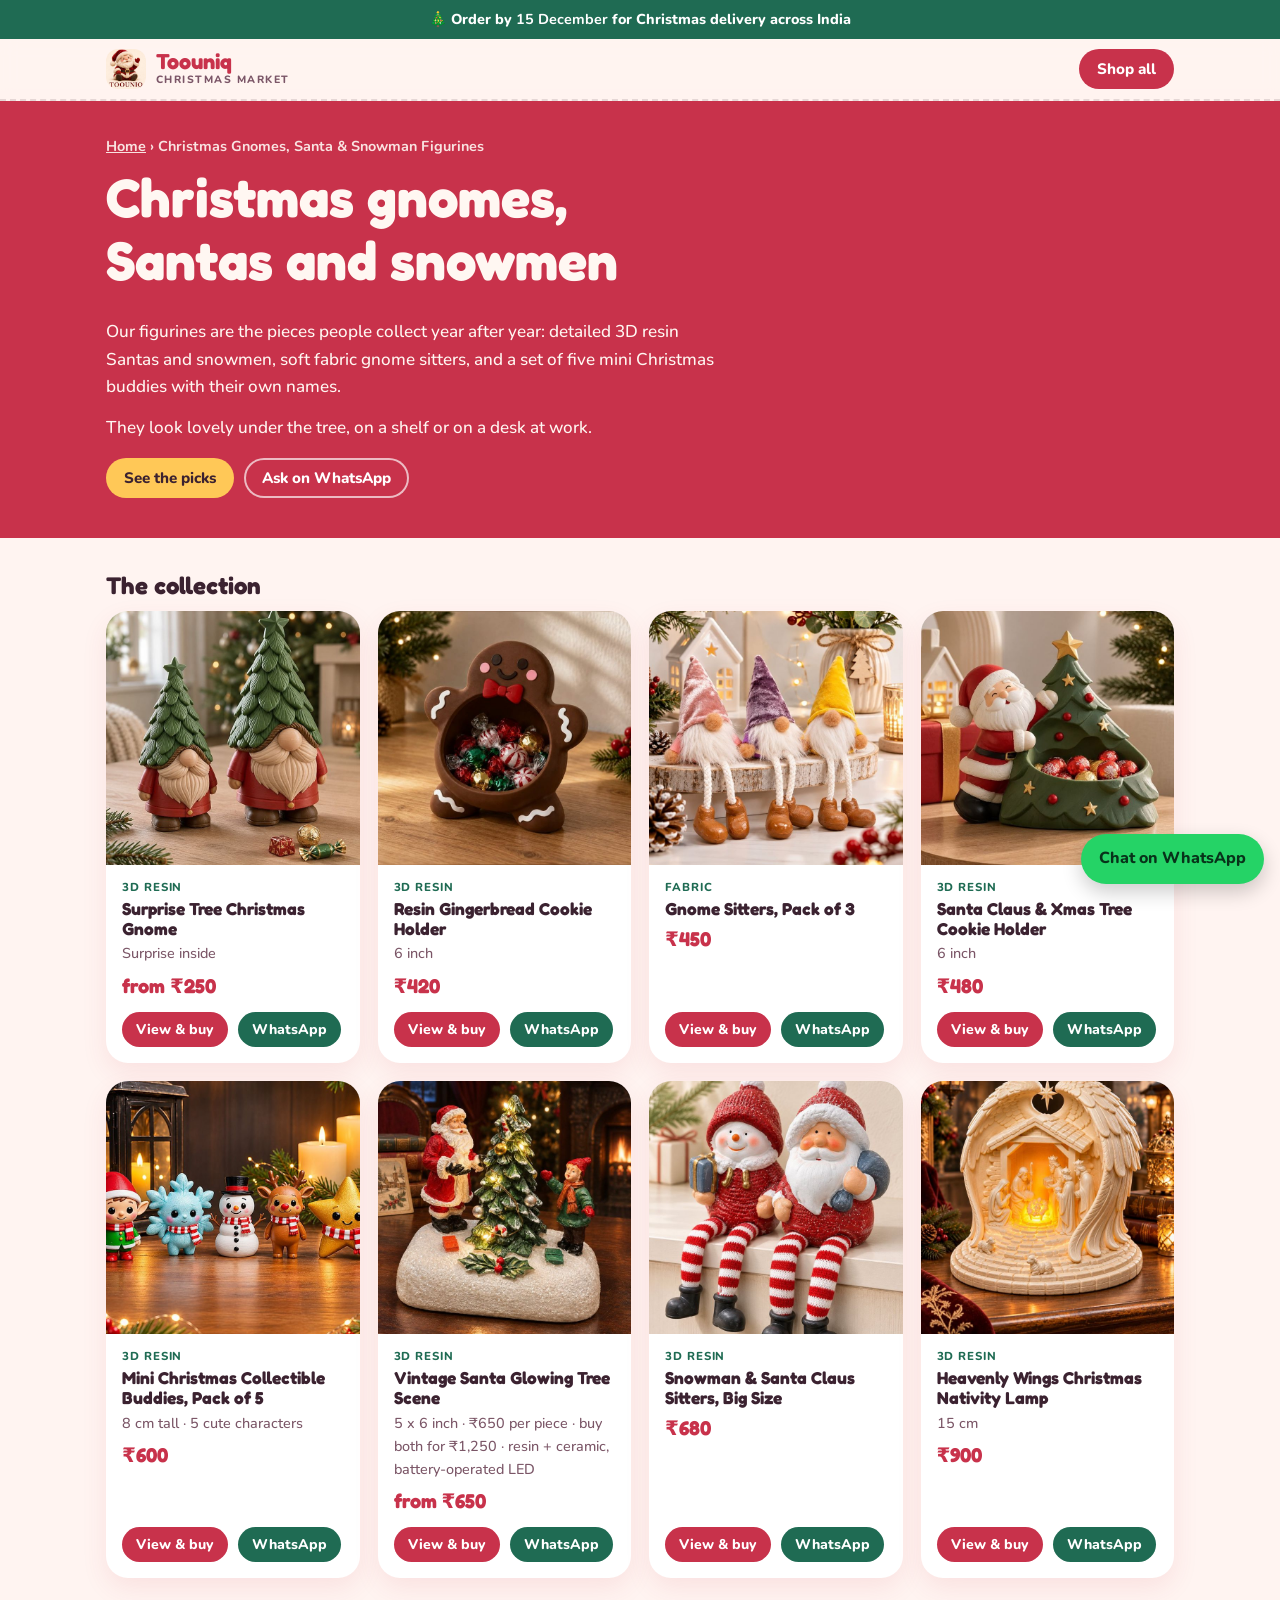
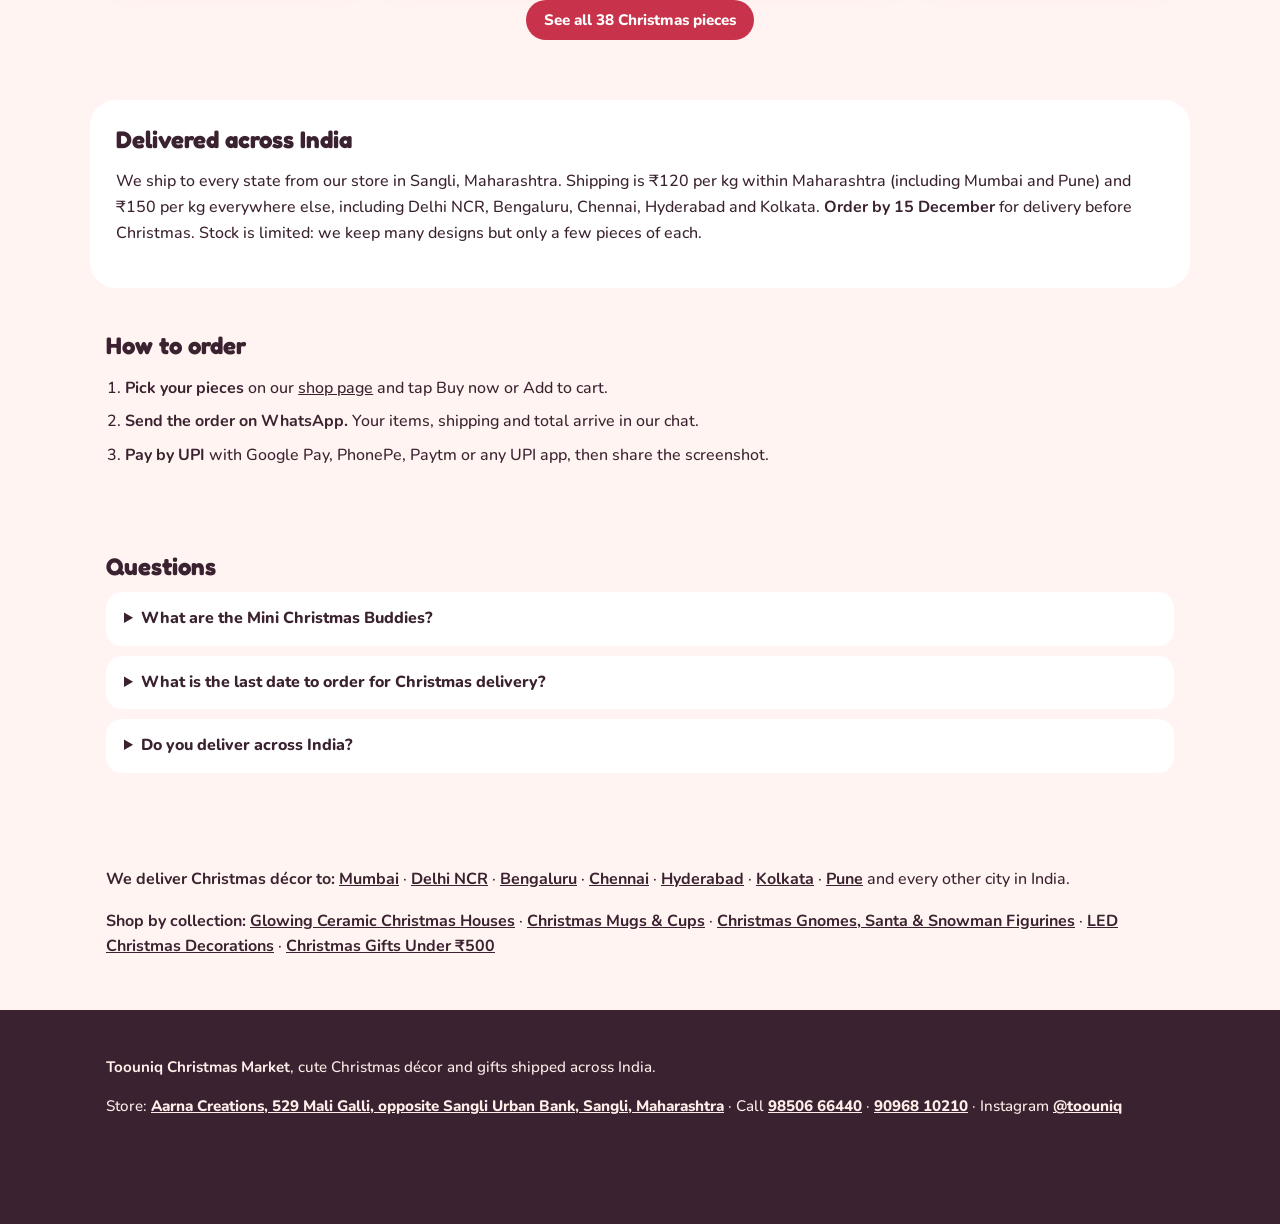
<file: christmas-gnomes-santa-snowman/index.html>
<!doctype html>
<html lang="en-IN">
<head>
<meta charset="utf-8">
<meta name="viewport" content="width=device-width, initial-scale=1">
<title>Christmas Gnomes, Santa &amp; Snowman Figurines Online India | Toouniq</title>
<meta name="description" content="Christmas gnomes, Santa and snowman figurines online in India: 3D resin sitters, mini collectible buddies, fabric gnomes and a nativity lamp. Order on WhatsApp.">
<link rel="canonical" href="https://toouniq.github.io/toouniqxmas-/christmas-gnomes-santa-snowman/">
<meta name="theme-color" content="#c8324b">
<meta property="og:type" content="website">
<meta property="og:site_name" content="Toouniq Christmas Market">
<meta property="og:title" content="Christmas Gnomes, Santa &amp; Snowman Figurines Online India | Toouniq">
<meta property="og:description" content="Christmas gnomes, Santa and snowman figurines online in India: 3D resin sitters, mini collectible buddies, fabric gnomes and a nativity lamp. Order on WhatsApp.">
<meta property="og:url" content="https://toouniq.github.io/toouniqxmas-/christmas-gnomes-santa-snowman/">
<meta property="og:image" content="https://toouniq.github.io/toouniqxmas-/og.jpg">
<meta property="og:locale" content="en_IN">
<meta name="twitter:card" content="summary_large_image">
<link rel="icon" href="../img/santa-avatar.jpg">
<link rel="preconnect" href="https://fonts.googleapis.com">
<link rel="preconnect" href="https://fonts.gstatic.com" crossorigin>
<link rel="stylesheet" href="https://fonts.googleapis.com/css2?family=Fredoka:wght@600;700&family=Nunito:wght@500;700;800&display=swap">
<link rel="stylesheet" href="../assets/pages.css">
<script type="application/ld+json">{"@context": "https://schema.org", "@graph": [{"@type": "CollectionPage", "@id": "https://toouniq.github.io/toouniqxmas-/christmas-gnomes-santa-snowman/", "url": "https://toouniq.github.io/toouniqxmas-/christmas-gnomes-santa-snowman/", "name": "Christmas Gnomes, Santa & Snowman Figurines Online India | Toouniq", "description": "Christmas gnomes, Santa and snowman figurines online in India: 3D resin sitters, mini collectible buddies, fabric gnomes and a nativity lamp. Order on WhatsApp.", "inLanguage": "en-IN", "isPartOf": {"@type": "WebSite", "url": "https://toouniq.github.io/toouniqxmas-/", "name": "Toouniq Christmas Market"}, "about": {"@id": "https://toouniq.github.io/toouniqxmas-/#shop"}}, {"@type": "BreadcrumbList", "itemListElement": [{"@type": "ListItem", "position": 1, "name": "Toouniq Christmas Market", "item": "https://toouniq.github.io/toouniqxmas-/"}, {"@type": "ListItem", "position": 2, "name": "Christmas Gnomes, Santa & Snowman Figurines", "item": "https://toouniq.github.io/toouniqxmas-/christmas-gnomes-santa-snowman/"}]}, {"@type": "ItemList", "name": "Christmas gnomes, Santas and snowmen", "itemListElement": [{"@type": "ListItem", "position": 1, "item": {"@type": "Product", "name": "Surprise Tree Christmas Gnome", "image": "https://toouniq.github.io/toouniqxmas-/img/surprise-tree-gnome.jpg", "material": "3D resin", "brand": {"@type": "Brand", "name": "Toouniq"}, "url": "https://toouniq.github.io/toouniqxmas-/#surprise-tree-christmas-gnome", "offers": {"@type": "AggregateOffer", "lowPrice": "250", "highPrice": "330", "offerCount": 2, "priceCurrency": "INR", "availability": "https://schema.org/InStock", "url": "https://toouniq.github.io/toouniqxmas-/#surprise-tree-christmas-gnome"}}}, {"@type": "ListItem", "position": 2, "item": {"@type": "Product", "name": "Resin Gingerbread Cookie Holder", "image": "https://toouniq.github.io/toouniqxmas-/img/resin-gingerbread-cookie-holder.jpg", "material": "3D resin", "brand": {"@type": "Brand", "name": "Toouniq"}, "url": "https://toouniq.github.io/toouniqxmas-/#resin-gingerbread-cookie-holder", "offers": {"@type": "Offer", "price": "420", "priceCurrency": "INR", "availability": "https://schema.org/InStock", "url": "https://toouniq.github.io/toouniqxmas-/#resin-gingerbread-cookie-holder"}}}, {"@type": "ListItem", "position": 3, "item": {"@type": "Product", "name": "Gnome Sitters, Pack of 3", "image": "https://toouniq.github.io/toouniqxmas-/img/gnome-sitters-pack-of-3.jpg", "material": "Fabric", "brand": {"@type": "Brand", "name": "Toouniq"}, "url": "https://toouniq.github.io/toouniqxmas-/#gnome-sitters-pack-of-3", "offers": {"@type": "Offer", "price": "450", "priceCurrency": "INR", "availability": "https://schema.org/InStock", "url": "https://toouniq.github.io/toouniqxmas-/#gnome-sitters-pack-of-3"}}}, {"@type": "ListItem", "position": 4, "item": {"@type": "Product", "name": "Santa Claus & Xmas Tree Cookie Holder", "image": "https://toouniq.github.io/toouniqxmas-/img/santa-tree-cookie-holder.jpg", "material": "3D resin", "brand": {"@type": "Brand", "name": "Toouniq"}, "url": "https://toouniq.github.io/toouniqxmas-/#santa-claus-xmas-tree-cookie-holder", "offers": {"@type": "Offer", "price": "480", "priceCurrency": "INR", "availability": "https://schema.org/InStock", "url": "https://toouniq.github.io/toouniqxmas-/#santa-claus-xmas-tree-cookie-holder"}}}, {"@type": "ListItem", "position": 5, "item": {"@type": "Product", "name": "Mini Christmas Collectible Buddies, Pack of 5", "image": "https://toouniq.github.io/toouniqxmas-/img/mini-buddies.jpg", "material": "3D resin", "brand": {"@type": "Brand", "name": "Toouniq"}, "url": "https://toouniq.github.io/toouniqxmas-/#mini-christmas-collectible-buddies-pack-of-5", "offers": {"@type": "Offer", "price": "600", "priceCurrency": "INR", "availability": "https://schema.org/InStock", "url": "https://toouniq.github.io/toouniqxmas-/#mini-christmas-collectible-buddies-pack-of-5"}}}, {"@type": "ListItem", "position": 6, "item": {"@type": "Product", "name": "Vintage Santa Glowing Tree Scene", "image": "https://toouniq.github.io/toouniqxmas-/img/santa-scene-caroler.jpg", "material": "3D resin", "brand": {"@type": "Brand", "name": "Toouniq"}, "url": "https://toouniq.github.io/toouniqxmas-/#vintage-santa-glowing-tree-scene", "offers": {"@type": "AggregateOffer", "lowPrice": "650", "highPrice": "1250", "offerCount": 3, "priceCurrency": "INR", "availability": "https://schema.org/InStock", "url": "https://toouniq.github.io/toouniqxmas-/#vintage-santa-glowing-tree-scene"}}}, {"@type": "ListItem", "position": 7, "item": {"@type": "Product", "name": "Snowman & Santa Claus Sitters, Big Size", "image": "https://toouniq.github.io/toouniqxmas-/img/snowman-santa-sitters.jpg", "material": "3D resin", "brand": {"@type": "Brand", "name": "Toouniq"}, "url": "https://toouniq.github.io/toouniqxmas-/#snowman-santa-claus-sitters-big-size", "offers": {"@type": "Offer", "price": "680", "priceCurrency": "INR", "availability": "https://schema.org/InStock", "url": "https://toouniq.github.io/toouniqxmas-/#snowman-santa-claus-sitters-big-size"}}}, {"@type": "ListItem", "position": 8, "item": {"@type": "Product", "name": "Heavenly Wings Christmas Nativity Lamp", "image": "https://toouniq.github.io/toouniqxmas-/img/heavenly-wings-nativity-lamp.jpg", "material": "3D resin", "brand": {"@type": "Brand", "name": "Toouniq"}, "url": "https://toouniq.github.io/toouniqxmas-/#heavenly-wings-christmas-nativity-lamp", "offers": {"@type": "Offer", "price": "900", "priceCurrency": "INR", "availability": "https://schema.org/InStock", "url": "https://toouniq.github.io/toouniqxmas-/#heavenly-wings-christmas-nativity-lamp"}}}]}, {"@type": "FAQPage", "mainEntity": [{"@type": "Question", "name": "What are the Mini Christmas Buddies?", "acceptedAnswer": {"@type": "Answer", "text": "A pack of five 8 cm resin figurines: Twinkle the Elf, Frosty Flake, Mr. Snowy, Rudy the Reindeer and Stella the Star."}}, {"@type": "Question", "name": "What is the last date to order for Christmas delivery?", "acceptedAnswer": {"@type": "Answer", "text": "Order by 15 December for delivery before Christmas anywhere in India."}}, {"@type": "Question", "name": "Do you deliver across India?", "acceptedAnswer": {"@type": "Answer", "text": "Yes. Shipping is ₹120 per kg within Maharashtra and ₹150 per kg for all other states, rounded up to the next full kg."}}]}]}</script>
</head>
<body>
<div class="cutoff">🎄 Order by <b>15 December</b> for Christmas delivery across India</div>
<header class="top"><div class="wrap">
  <a class="brand" href="../"><img src="../img/toouniq-logo.jpg" alt="Toouniq logo" width="40" height="40"><span><b>Toouniq</b><small>Christmas Market</small></span></a>
  <a class="b b-cran" href="../#shop">Shop all</a>
</div></header>
<main>
<section class="hero"><div class="wrap">
  <nav class="crumbs" aria-label="Breadcrumb"><a href="../">Home</a> › <span>Christmas Gnomes, Santa &amp; Snowman Figurines</span></nav>
  <h1>Christmas gnomes, Santas and snowmen</h1>
  <p class="lead">Our figurines are the pieces people collect year after year: detailed 3D resin Santas and snowmen, soft fabric gnome sitters, and a set of five mini Christmas buddies with their own names.</p><p class="lead">They look lovely under the tree, on a shelf or on a desk at work.</p>
  <div class="acts"><a class="b b-gold" href="#picks">See the picks</a><a class="b b-ghost" href="https://wa.me/919096810210?text=Hi%20Toouniq%21%20I%20have%20a%20question%20about%20Christmas%20d%C3%A9cor." target="_blank" rel="noopener">Ask on WhatsApp</a></div>
</div></section>
<section class="wrap sec" id="picks">
  <h2>The collection</h2>
  <div class="grid">
<article class="pc">
  <a href="../#surprise-tree-christmas-gnome"><img src="../img/surprise-tree-gnome.jpg" alt="Surprise Tree Christmas Gnome, 3d resin Christmas décor" width="400" height="400" loading="lazy"></a>
  <div class="pi"><span class="mat">3D resin</span>
    <h3><a href="../#surprise-tree-christmas-gnome">Surprise Tree Christmas Gnome</a></h3>
    <p class="note">Surprise inside</p>
    <p class="price">from ₹250</p>
    <div class="acts"><a class="b b-cran" href="../#surprise-tree-christmas-gnome">View &amp; buy</a><a class="b b-pine" href="https://wa.me/919096810210?text=Hi%20Toouniq%21%20I%27d%20like%20to%20order%3A%20Surprise%20Tree%20Christmas%20Gnome%20%28from%20%E2%82%B9250%29." target="_blank" rel="noopener">WhatsApp</a></div>
  </div>
</article>
<article class="pc">
  <a href="../#resin-gingerbread-cookie-holder"><img src="../img/resin-gingerbread-cookie-holder.jpg" alt="Resin Gingerbread Cookie Holder, 3d resin Christmas décor" width="400" height="400" loading="lazy"></a>
  <div class="pi"><span class="mat">3D resin</span>
    <h3><a href="../#resin-gingerbread-cookie-holder">Resin Gingerbread Cookie Holder</a></h3>
    <p class="note">6 inch</p>
    <p class="price">₹420</p>
    <div class="acts"><a class="b b-cran" href="../#resin-gingerbread-cookie-holder">View &amp; buy</a><a class="b b-pine" href="https://wa.me/919096810210?text=Hi%20Toouniq%21%20I%27d%20like%20to%20order%3A%20Resin%20Gingerbread%20Cookie%20Holder%20%28%E2%82%B9420%29." target="_blank" rel="noopener">WhatsApp</a></div>
  </div>
</article>
<article class="pc">
  <a href="../#gnome-sitters-pack-of-3"><img src="../img/gnome-sitters-pack-of-3.jpg" alt="Gnome Sitters, Pack of 3, fabric Christmas décor" width="400" height="400" loading="lazy"></a>
  <div class="pi"><span class="mat">Fabric</span>
    <h3><a href="../#gnome-sitters-pack-of-3">Gnome Sitters, Pack of 3</a></h3>
    
    <p class="price">₹450</p>
    <div class="acts"><a class="b b-cran" href="../#gnome-sitters-pack-of-3">View &amp; buy</a><a class="b b-pine" href="https://wa.me/919096810210?text=Hi%20Toouniq%21%20I%27d%20like%20to%20order%3A%20Gnome%20Sitters%2C%20Pack%20of%203%20%28%E2%82%B9450%29." target="_blank" rel="noopener">WhatsApp</a></div>
  </div>
</article>
<article class="pc">
  <a href="../#santa-claus-xmas-tree-cookie-holder"><img src="../img/santa-tree-cookie-holder.jpg" alt="Santa Claus &amp; Xmas Tree Cookie Holder, 3d resin Christmas décor" width="400" height="400" loading="lazy"></a>
  <div class="pi"><span class="mat">3D resin</span>
    <h3><a href="../#santa-claus-xmas-tree-cookie-holder">Santa Claus &amp; Xmas Tree Cookie Holder</a></h3>
    <p class="note">6 inch</p>
    <p class="price">₹480</p>
    <div class="acts"><a class="b b-cran" href="../#santa-claus-xmas-tree-cookie-holder">View &amp; buy</a><a class="b b-pine" href="https://wa.me/919096810210?text=Hi%20Toouniq%21%20I%27d%20like%20to%20order%3A%20Santa%20Claus%20%26%20Xmas%20Tree%20Cookie%20Holder%20%28%E2%82%B9480%29." target="_blank" rel="noopener">WhatsApp</a></div>
  </div>
</article>
<article class="pc">
  <a href="../#mini-christmas-collectible-buddies-pack-of-5"><img src="../img/mini-buddies.jpg" alt="Mini Christmas Collectible Buddies, Pack of 5, 3d resin Christmas décor" width="400" height="400" loading="lazy"></a>
  <div class="pi"><span class="mat">3D resin</span>
    <h3><a href="../#mini-christmas-collectible-buddies-pack-of-5">Mini Christmas Collectible Buddies, Pack of 5</a></h3>
    <p class="note">8 cm tall · 5 cute characters</p>
    <p class="price">₹600</p>
    <div class="acts"><a class="b b-cran" href="../#mini-christmas-collectible-buddies-pack-of-5">View &amp; buy</a><a class="b b-pine" href="https://wa.me/919096810210?text=Hi%20Toouniq%21%20I%27d%20like%20to%20order%3A%20Mini%20Christmas%20Collectible%20Buddies%2C%20Pack%20of%205%20%28%E2%82%B9600%29." target="_blank" rel="noopener">WhatsApp</a></div>
  </div>
</article>
<article class="pc">
  <a href="../#vintage-santa-glowing-tree-scene"><img src="../img/santa-scene-caroler.jpg" alt="Vintage Santa Glowing Tree Scene, 3d resin Christmas décor" width="400" height="400" loading="lazy"></a>
  <div class="pi"><span class="mat">3D resin</span>
    <h3><a href="../#vintage-santa-glowing-tree-scene">Vintage Santa Glowing Tree Scene</a></h3>
    <p class="note">5 x 6 inch · ₹650 per piece · buy both for ₹1,250 · resin + ceramic, battery-operated LED</p>
    <p class="price">from ₹650</p>
    <div class="acts"><a class="b b-cran" href="../#vintage-santa-glowing-tree-scene">View &amp; buy</a><a class="b b-pine" href="https://wa.me/919096810210?text=Hi%20Toouniq%21%20I%27d%20like%20to%20order%3A%20Vintage%20Santa%20Glowing%20Tree%20Scene%20%28from%20%E2%82%B9650%29." target="_blank" rel="noopener">WhatsApp</a></div>
  </div>
</article>
<article class="pc">
  <a href="../#snowman-santa-claus-sitters-big-size"><img src="../img/snowman-santa-sitters.jpg" alt="Snowman &amp; Santa Claus Sitters, Big Size, 3d resin Christmas décor" width="400" height="400" loading="lazy"></a>
  <div class="pi"><span class="mat">3D resin</span>
    <h3><a href="../#snowman-santa-claus-sitters-big-size">Snowman &amp; Santa Claus Sitters, Big Size</a></h3>
    
    <p class="price">₹680</p>
    <div class="acts"><a class="b b-cran" href="../#snowman-santa-claus-sitters-big-size">View &amp; buy</a><a class="b b-pine" href="https://wa.me/919096810210?text=Hi%20Toouniq%21%20I%27d%20like%20to%20order%3A%20Snowman%20%26%20Santa%20Claus%20Sitters%2C%20Big%20Size%20%28%E2%82%B9680%29." target="_blank" rel="noopener">WhatsApp</a></div>
  </div>
</article>
<article class="pc">
  <a href="../#heavenly-wings-christmas-nativity-lamp"><img src="../img/heavenly-wings-nativity-lamp.jpg" alt="Heavenly Wings Christmas Nativity Lamp, 3d resin Christmas décor" width="400" height="400" loading="lazy"></a>
  <div class="pi"><span class="mat">3D resin</span>
    <h3><a href="../#heavenly-wings-christmas-nativity-lamp">Heavenly Wings Christmas Nativity Lamp</a></h3>
    <p class="note">15 cm</p>
    <p class="price">₹900</p>
    <div class="acts"><a class="b b-cran" href="../#heavenly-wings-christmas-nativity-lamp">View &amp; buy</a><a class="b b-pine" href="https://wa.me/919096810210?text=Hi%20Toouniq%21%20I%27d%20like%20to%20order%3A%20Heavenly%20Wings%20Christmas%20Nativity%20Lamp%20%28%E2%82%B9900%29." target="_blank" rel="noopener">WhatsApp</a></div>
  </div>
</article>
  </div>
  <p class="more"><a class="b b-cran" href="../#shop">See all 38 Christmas pieces</a></p>
</section>
<section class="wrap sec panel">
  <h2>Delivered across India</h2>
  <p>We ship to every state from our store in Sangli, Maharashtra. Shipping is ₹120 per kg within Maharashtra (including Mumbai and Pune) and ₹150 per kg everywhere else, including Delhi NCR, Bengaluru, Chennai, Hyderabad and Kolkata. <b>Order by 15 December</b> for delivery before Christmas. Stock is limited: we keep many designs but only a few pieces of each.</p>
</section>
<section class="wrap sec">
  <h2>How to order</h2>
  <ol class="steps">
    <li><b>Pick your pieces</b> on our <a href="../#shop">shop page</a> and tap Buy now or Add to cart.</li>
    <li><b>Send the order on WhatsApp.</b> Your items, shipping and total arrive in our chat.</li>
    <li><b>Pay by UPI</b> with Google Pay, PhonePe, Paytm or any UPI app, then share the screenshot.</li>
  </ol>
</section>
<section class="wrap sec faq">
  <h2>Questions</h2>
  <details><summary>What are the Mini Christmas Buddies?</summary><p>A pack of five 8 cm resin figurines: Twinkle the Elf, Frosty Flake, Mr. Snowy, Rudy the Reindeer and Stella the Star.</p></details><details><summary>What is the last date to order for Christmas delivery?</summary><p>Order by 15 December for delivery before Christmas anywhere in India.</p></details><details><summary>Do you deliver across India?</summary><p>Yes. Shipping is ₹120 per kg within Maharashtra and ₹150 per kg for all other states, rounded up to the next full kg.</p></details>
</section>
<section class="wrap sec links">
  <p><b>We deliver Christmas décor to:</b> <a href="../christmas-decor-mumbai/">Mumbai</a> · <a href="../christmas-decor-delhi-ncr/">Delhi NCR</a> · <a href="../christmas-decor-bengaluru/">Bengaluru</a> · <a href="../christmas-decor-chennai/">Chennai</a> · <a href="../christmas-decor-hyderabad/">Hyderabad</a> · <a href="../christmas-decor-kolkata/">Kolkata</a> · <a href="../christmas-decor-pune/">Pune</a> and every other city in India.</p>
  <p><b>Shop by collection:</b> <a href="../ceramic-christmas-houses/">Glowing Ceramic Christmas Houses</a> · <a href="../christmas-mugs/">Christmas Mugs & Cups</a> · <a href="../christmas-gnomes-santa-snowman/">Christmas Gnomes, Santa & Snowman Figurines</a> · <a href="../christmas-led-decorations/">LED Christmas Decorations</a> · <a href="../christmas-gifts-under-500/">Christmas Gifts Under ₹500</a></p>
</section>
</main>
<footer class="foot"><div class="wrap">
  <p><b>Toouniq Christmas Market</b>, cute Christmas décor and gifts shipped across India.</p>
  <p>Store: <a href="https://maps.app.goo.gl/FKpYqjHd3P21dk3g6" target="_blank" rel="noopener">Aarna Creations, 529 Mali Galli, opposite Sangli Urban Bank, Sangli, Maharashtra</a> · Call <a href="tel:+919850666440">98506 66440</a> · <a href="tel:+919096810210">90968 10210</a> · Instagram <a href="https://www.instagram.com/toouniq/" target="_blank" rel="noopener">@toouniq</a></p>
</div></footer>
<a class="fab" href="https://wa.me/919096810210" target="_blank" rel="noopener" aria-label="Chat on WhatsApp">Chat on WhatsApp</a>
</body>
</html>
</file>
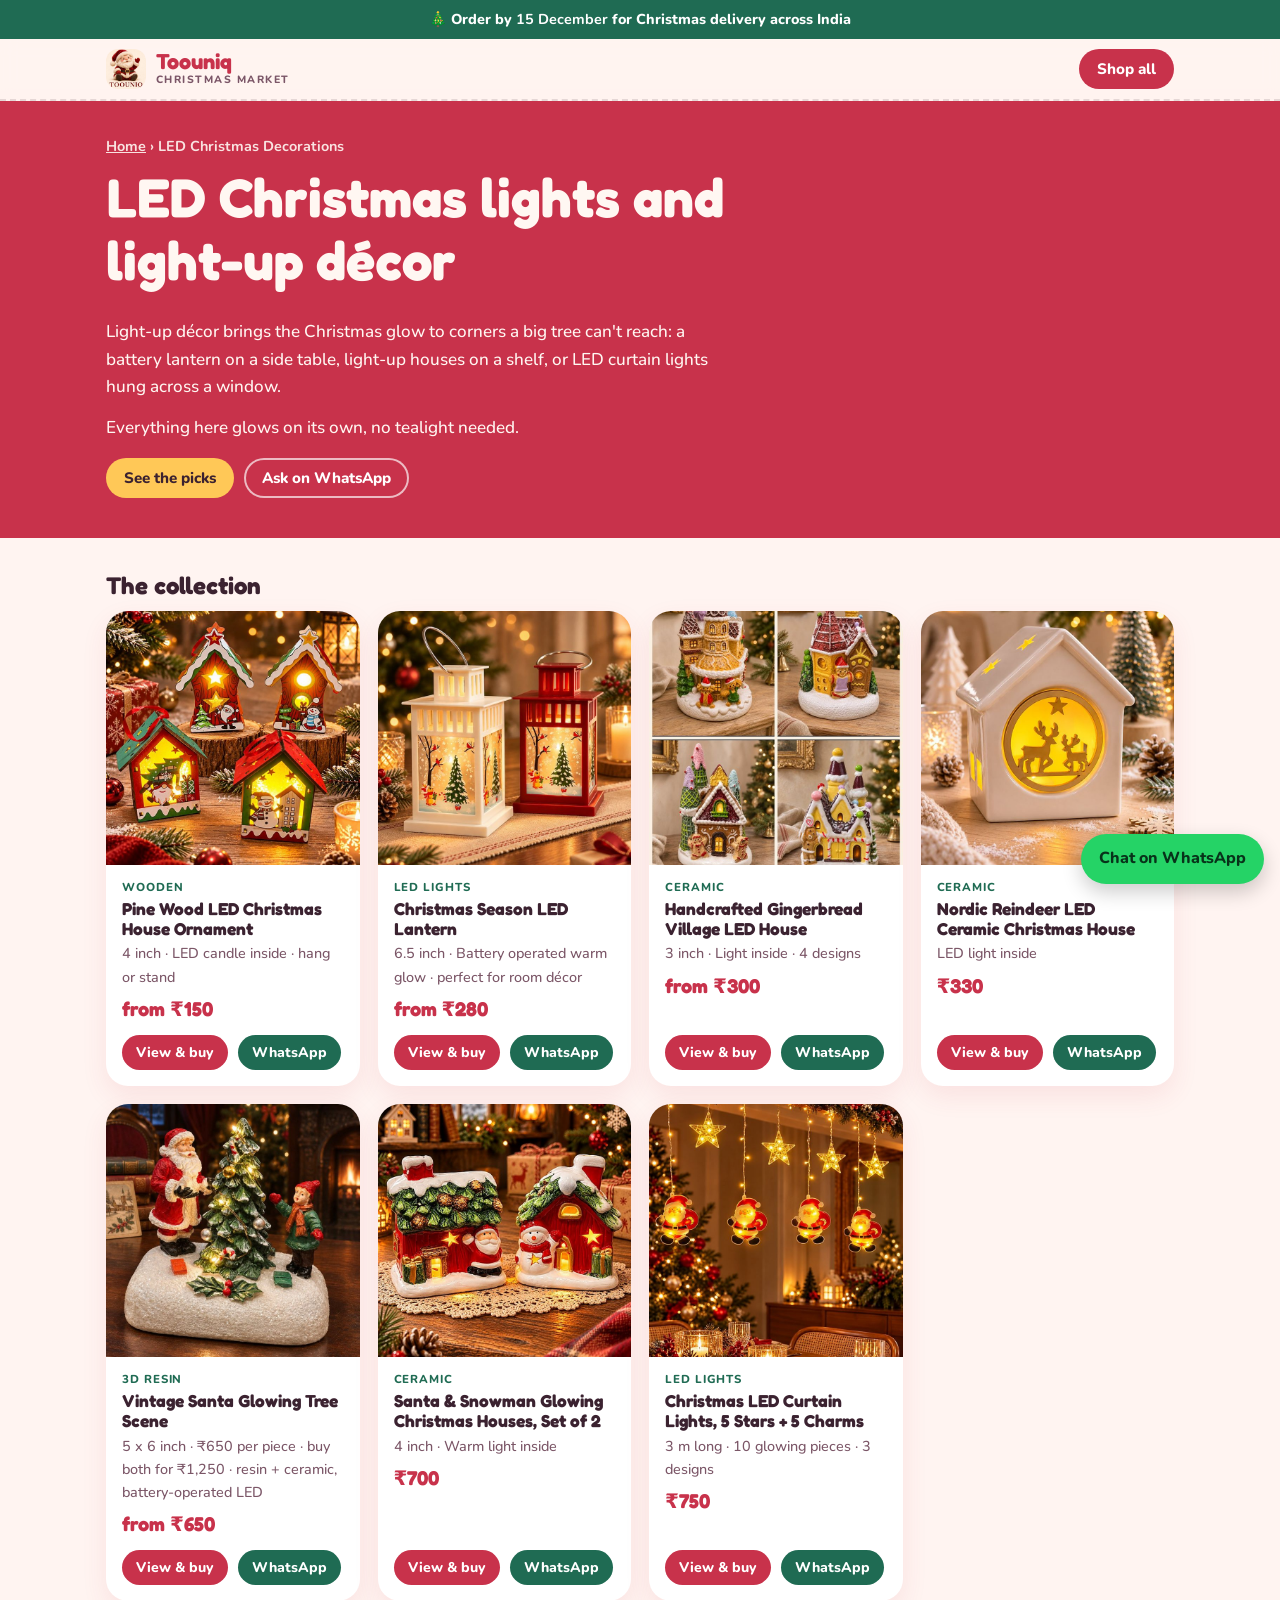
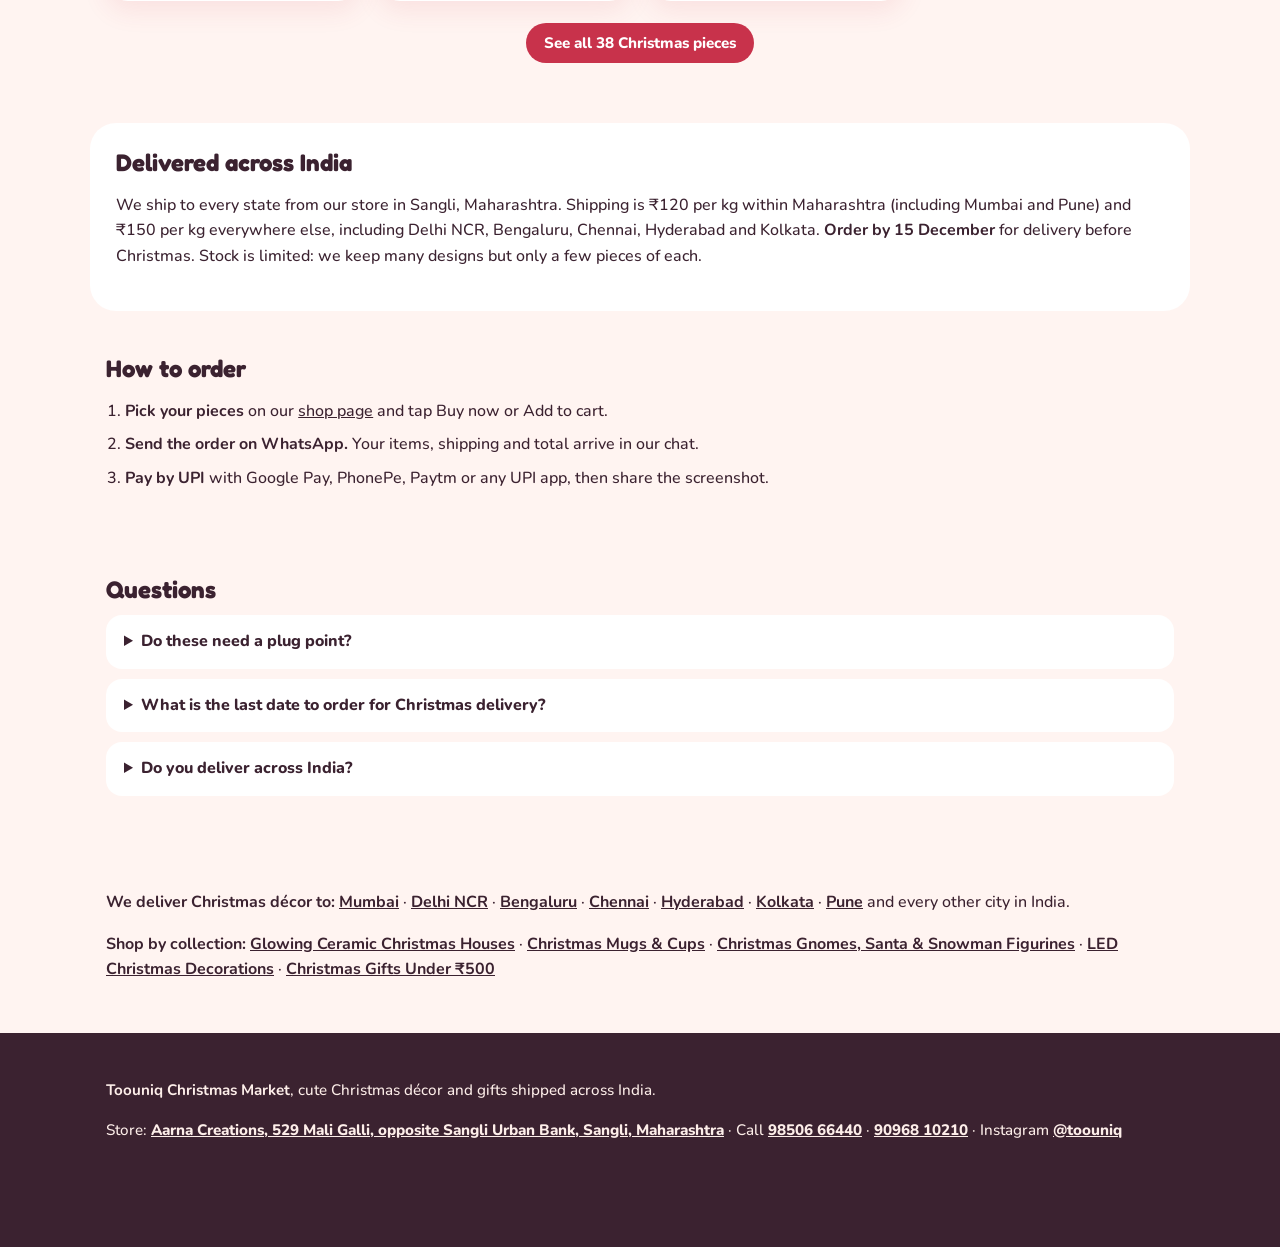
<file: christmas-led-decorations/index.html>
<!doctype html>
<html lang="en-IN">
<head>
<meta charset="utf-8">
<meta name="viewport" content="width=device-width, initial-scale=1">
<title>LED Christmas Decorations Online India | Toouniq</title>
<meta name="description" content="LED Christmas decorations online in India: curtain lights, battery LED lanterns, light-up ceramic and wooden Christmas houses from ₹150. Order on WhatsApp.">
<link rel="canonical" href="https://toouniq.github.io/toouniqxmas-/christmas-led-decorations/">
<meta name="theme-color" content="#c8324b">
<meta property="og:type" content="website">
<meta property="og:site_name" content="Toouniq Christmas Market">
<meta property="og:title" content="LED Christmas Decorations Online India | Toouniq">
<meta property="og:description" content="LED Christmas decorations online in India: curtain lights, battery LED lanterns, light-up ceramic and wooden Christmas houses from ₹150. Order on WhatsApp.">
<meta property="og:url" content="https://toouniq.github.io/toouniqxmas-/christmas-led-decorations/">
<meta property="og:image" content="https://toouniq.github.io/toouniqxmas-/og.jpg">
<meta property="og:locale" content="en_IN">
<meta name="twitter:card" content="summary_large_image">
<link rel="icon" href="../img/santa-avatar.jpg">
<link rel="preconnect" href="https://fonts.googleapis.com">
<link rel="preconnect" href="https://fonts.gstatic.com" crossorigin>
<link rel="stylesheet" href="https://fonts.googleapis.com/css2?family=Fredoka:wght@600;700&family=Nunito:wght@500;700;800&display=swap">
<link rel="stylesheet" href="../assets/pages.css">
<script type="application/ld+json">{"@context": "https://schema.org", "@graph": [{"@type": "CollectionPage", "@id": "https://toouniq.github.io/toouniqxmas-/christmas-led-decorations/", "url": "https://toouniq.github.io/toouniqxmas-/christmas-led-decorations/", "name": "LED Christmas Decorations Online India | Toouniq", "description": "LED Christmas decorations online in India: curtain lights, battery LED lanterns, light-up ceramic and wooden Christmas houses from ₹150. Order on WhatsApp.", "inLanguage": "en-IN", "isPartOf": {"@type": "WebSite", "url": "https://toouniq.github.io/toouniqxmas-/", "name": "Toouniq Christmas Market"}, "about": {"@id": "https://toouniq.github.io/toouniqxmas-/#shop"}}, {"@type": "BreadcrumbList", "itemListElement": [{"@type": "ListItem", "position": 1, "name": "Toouniq Christmas Market", "item": "https://toouniq.github.io/toouniqxmas-/"}, {"@type": "ListItem", "position": 2, "name": "LED Christmas Decorations", "item": "https://toouniq.github.io/toouniqxmas-/christmas-led-decorations/"}]}, {"@type": "ItemList", "name": "LED Christmas lights and light-up décor", "itemListElement": [{"@type": "ListItem", "position": 1, "item": {"@type": "Product", "name": "Pine Wood LED Christmas House Ornament", "image": "https://toouniq.github.io/toouniqxmas-/img/pine-house-all.jpg", "material": "Wooden", "brand": {"@type": "Brand", "name": "Toouniq"}, "url": "https://toouniq.github.io/toouniqxmas-/#pine-wood-led-christmas-house-ornament", "offers": {"@type": "AggregateOffer", "lowPrice": "150", "highPrice": "600", "offerCount": 5, "priceCurrency": "INR", "availability": "https://schema.org/InStock", "url": "https://toouniq.github.io/toouniqxmas-/#pine-wood-led-christmas-house-ornament"}}}, {"@type": "ListItem", "position": 2, "item": {"@type": "Product", "name": "Christmas Season LED Lantern", "image": "https://toouniq.github.io/toouniqxmas-/img/lantern-pair.jpg", "material": "LED lights", "brand": {"@type": "Brand", "name": "Toouniq"}, "url": "https://toouniq.github.io/toouniqxmas-/#christmas-season-led-lantern", "offers": {"@type": "AggregateOffer", "lowPrice": "280", "highPrice": "500", "offerCount": 3, "priceCurrency": "INR", "availability": "https://schema.org/InStock", "url": "https://toouniq.github.io/toouniqxmas-/#christmas-season-led-lantern"}}}, {"@type": "ListItem", "position": 3, "item": {"@type": "Product", "name": "Handcrafted Gingerbread Village LED House", "image": "https://toouniq.github.io/toouniqxmas-/img/gb-house-set4.jpg", "material": "Ceramic", "brand": {"@type": "Brand", "name": "Toouniq"}, "url": "https://toouniq.github.io/toouniqxmas-/#handcrafted-gingerbread-village-led-house", "offers": {"@type": "AggregateOffer", "lowPrice": "300", "highPrice": "1000", "offerCount": 5, "priceCurrency": "INR", "availability": "https://schema.org/InStock", "url": "https://toouniq.github.io/toouniqxmas-/#handcrafted-gingerbread-village-led-house"}}}, {"@type": "ListItem", "position": 4, "item": {"@type": "Product", "name": "Nordic Reindeer LED Ceramic Christmas House", "image": "https://toouniq.github.io/toouniqxmas-/img/nordic-reindeer-led-house.jpg", "material": "Ceramic", "brand": {"@type": "Brand", "name": "Toouniq"}, "url": "https://toouniq.github.io/toouniqxmas-/#nordic-reindeer-led-ceramic-christmas-house", "offers": {"@type": "Offer", "price": "330", "priceCurrency": "INR", "availability": "https://schema.org/InStock", "url": "https://toouniq.github.io/toouniqxmas-/#nordic-reindeer-led-ceramic-christmas-house"}}}, {"@type": "ListItem", "position": 5, "item": {"@type": "Product", "name": "Vintage Santa Glowing Tree Scene", "image": "https://toouniq.github.io/toouniqxmas-/img/santa-scene-caroler.jpg", "material": "3D resin", "brand": {"@type": "Brand", "name": "Toouniq"}, "url": "https://toouniq.github.io/toouniqxmas-/#vintage-santa-glowing-tree-scene", "offers": {"@type": "AggregateOffer", "lowPrice": "650", "highPrice": "1250", "offerCount": 3, "priceCurrency": "INR", "availability": "https://schema.org/InStock", "url": "https://toouniq.github.io/toouniqxmas-/#vintage-santa-glowing-tree-scene"}}}, {"@type": "ListItem", "position": 6, "item": {"@type": "Product", "name": "Santa & Snowman Glowing Christmas Houses, Set of 2", "image": "https://toouniq.github.io/toouniqxmas-/img/santa-snowman-glow-houses.jpg", "material": "Ceramic", "brand": {"@type": "Brand", "name": "Toouniq"}, "url": "https://toouniq.github.io/toouniqxmas-/#santa-snowman-glowing-christmas-houses-set-of-2", "offers": {"@type": "Offer", "price": "700", "priceCurrency": "INR", "availability": "https://schema.org/InStock", "url": "https://toouniq.github.io/toouniqxmas-/#santa-snowman-glowing-christmas-houses-set-of-2"}}}, {"@type": "ListItem", "position": 7, "item": {"@type": "Product", "name": "Christmas LED Curtain Lights, 5 Stars + 5 Charms", "image": "https://toouniq.github.io/toouniqxmas-/img/curtain-santa.jpg", "material": "LED lights", "brand": {"@type": "Brand", "name": "Toouniq"}, "url": "https://toouniq.github.io/toouniqxmas-/#christmas-led-curtain-lights-5-stars-5-charms", "offers": {"@type": "Offer", "price": "750", "priceCurrency": "INR", "availability": "https://schema.org/InStock", "url": "https://toouniq.github.io/toouniqxmas-/#christmas-led-curtain-lights-5-stars-5-charms"}}}]}, {"@type": "FAQPage", "mainEntity": [{"@type": "Question", "name": "Do these need a plug point?", "acceptedAnswer": {"@type": "Answer", "text": "Our Christmas Season LED Lanterns are battery operated. For any other piece, message us on WhatsApp and we'll tell you how it's powered before you order."}}, {"@type": "Question", "name": "What is the last date to order for Christmas delivery?", "acceptedAnswer": {"@type": "Answer", "text": "Order by 15 December for delivery before Christmas anywhere in India."}}, {"@type": "Question", "name": "Do you deliver across India?", "acceptedAnswer": {"@type": "Answer", "text": "Yes. Shipping is ₹120 per kg within Maharashtra and ₹150 per kg for all other states, rounded up to the next full kg."}}]}]}</script>
</head>
<body>
<div class="cutoff">🎄 Order by <b>15 December</b> for Christmas delivery across India</div>
<header class="top"><div class="wrap">
  <a class="brand" href="../"><img src="../img/toouniq-logo.jpg" alt="Toouniq logo" width="40" height="40"><span><b>Toouniq</b><small>Christmas Market</small></span></a>
  <a class="b b-cran" href="../#shop">Shop all</a>
</div></header>
<main>
<section class="hero"><div class="wrap">
  <nav class="crumbs" aria-label="Breadcrumb"><a href="../">Home</a> › <span>LED Christmas Decorations</span></nav>
  <h1>LED Christmas lights and light-up décor</h1>
  <p class="lead">Light-up décor brings the Christmas glow to corners a big tree can&#x27;t reach: a battery lantern on a side table, light-up houses on a shelf, or LED curtain lights hung across a window.</p><p class="lead">Everything here glows on its own, no tealight needed.</p>
  <div class="acts"><a class="b b-gold" href="#picks">See the picks</a><a class="b b-ghost" href="https://wa.me/919096810210?text=Hi%20Toouniq%21%20I%20have%20a%20question%20about%20Christmas%20d%C3%A9cor." target="_blank" rel="noopener">Ask on WhatsApp</a></div>
</div></section>
<section class="wrap sec" id="picks">
  <h2>The collection</h2>
  <div class="grid">
<article class="pc">
  <a href="../#pine-wood-led-christmas-house-ornament"><img src="../img/pine-house-all.jpg" alt="Pine Wood LED Christmas House Ornament, wooden Christmas décor" width="400" height="400" loading="lazy"></a>
  <div class="pi"><span class="mat">Wooden</span>
    <h3><a href="../#pine-wood-led-christmas-house-ornament">Pine Wood LED Christmas House Ornament</a></h3>
    <p class="note">4 inch · LED candle inside · hang or stand</p>
    <p class="price">from ₹150</p>
    <div class="acts"><a class="b b-cran" href="../#pine-wood-led-christmas-house-ornament">View &amp; buy</a><a class="b b-pine" href="https://wa.me/919096810210?text=Hi%20Toouniq%21%20I%27d%20like%20to%20order%3A%20Pine%20Wood%20LED%20Christmas%20House%20Ornament%20%28from%20%E2%82%B9150%29." target="_blank" rel="noopener">WhatsApp</a></div>
  </div>
</article>
<article class="pc">
  <a href="../#christmas-season-led-lantern"><img src="../img/lantern-pair.jpg" alt="Christmas Season LED Lantern, led lights Christmas décor" width="400" height="400" loading="lazy"></a>
  <div class="pi"><span class="mat">LED lights</span>
    <h3><a href="../#christmas-season-led-lantern">Christmas Season LED Lantern</a></h3>
    <p class="note">6.5 inch · Battery operated warm glow · perfect for room décor</p>
    <p class="price">from ₹280</p>
    <div class="acts"><a class="b b-cran" href="../#christmas-season-led-lantern">View &amp; buy</a><a class="b b-pine" href="https://wa.me/919096810210?text=Hi%20Toouniq%21%20I%27d%20like%20to%20order%3A%20Christmas%20Season%20LED%20Lantern%20%28from%20%E2%82%B9280%29." target="_blank" rel="noopener">WhatsApp</a></div>
  </div>
</article>
<article class="pc">
  <a href="../#handcrafted-gingerbread-village-led-house"><img src="../img/gb-house-set4.jpg" alt="Handcrafted Gingerbread Village LED House, ceramic Christmas décor" width="400" height="400" loading="lazy"></a>
  <div class="pi"><span class="mat">Ceramic</span>
    <h3><a href="../#handcrafted-gingerbread-village-led-house">Handcrafted Gingerbread Village LED House</a></h3>
    <p class="note">3 inch · Light inside · 4 designs</p>
    <p class="price">from ₹300</p>
    <div class="acts"><a class="b b-cran" href="../#handcrafted-gingerbread-village-led-house">View &amp; buy</a><a class="b b-pine" href="https://wa.me/919096810210?text=Hi%20Toouniq%21%20I%27d%20like%20to%20order%3A%20Handcrafted%20Gingerbread%20Village%20LED%20House%20%28from%20%E2%82%B9300%29." target="_blank" rel="noopener">WhatsApp</a></div>
  </div>
</article>
<article class="pc">
  <a href="../#nordic-reindeer-led-ceramic-christmas-house"><img src="../img/nordic-reindeer-led-house.jpg" alt="Nordic Reindeer LED Ceramic Christmas House, ceramic Christmas décor" width="400" height="400" loading="lazy"></a>
  <div class="pi"><span class="mat">Ceramic</span>
    <h3><a href="../#nordic-reindeer-led-ceramic-christmas-house">Nordic Reindeer LED Ceramic Christmas House</a></h3>
    <p class="note">LED light inside</p>
    <p class="price">₹330</p>
    <div class="acts"><a class="b b-cran" href="../#nordic-reindeer-led-ceramic-christmas-house">View &amp; buy</a><a class="b b-pine" href="https://wa.me/919096810210?text=Hi%20Toouniq%21%20I%27d%20like%20to%20order%3A%20Nordic%20Reindeer%20LED%20Ceramic%20Christmas%20House%20%28%E2%82%B9330%29." target="_blank" rel="noopener">WhatsApp</a></div>
  </div>
</article>
<article class="pc">
  <a href="../#vintage-santa-glowing-tree-scene"><img src="../img/santa-scene-caroler.jpg" alt="Vintage Santa Glowing Tree Scene, 3d resin Christmas décor" width="400" height="400" loading="lazy"></a>
  <div class="pi"><span class="mat">3D resin</span>
    <h3><a href="../#vintage-santa-glowing-tree-scene">Vintage Santa Glowing Tree Scene</a></h3>
    <p class="note">5 x 6 inch · ₹650 per piece · buy both for ₹1,250 · resin + ceramic, battery-operated LED</p>
    <p class="price">from ₹650</p>
    <div class="acts"><a class="b b-cran" href="../#vintage-santa-glowing-tree-scene">View &amp; buy</a><a class="b b-pine" href="https://wa.me/919096810210?text=Hi%20Toouniq%21%20I%27d%20like%20to%20order%3A%20Vintage%20Santa%20Glowing%20Tree%20Scene%20%28from%20%E2%82%B9650%29." target="_blank" rel="noopener">WhatsApp</a></div>
  </div>
</article>
<article class="pc">
  <a href="../#santa-snowman-glowing-christmas-houses-set-of-2"><img src="../img/santa-snowman-glow-houses.jpg" alt="Santa &amp; Snowman Glowing Christmas Houses, Set of 2, ceramic Christmas décor" width="400" height="400" loading="lazy"></a>
  <div class="pi"><span class="mat">Ceramic</span>
    <h3><a href="../#santa-snowman-glowing-christmas-houses-set-of-2">Santa &amp; Snowman Glowing Christmas Houses, Set of 2</a></h3>
    <p class="note">4 inch · Warm light inside</p>
    <p class="price">₹700</p>
    <div class="acts"><a class="b b-cran" href="../#santa-snowman-glowing-christmas-houses-set-of-2">View &amp; buy</a><a class="b b-pine" href="https://wa.me/919096810210?text=Hi%20Toouniq%21%20I%27d%20like%20to%20order%3A%20Santa%20%26%20Snowman%20Glowing%20Christmas%20Houses%2C%20Set%20of%202%20%28%E2%82%B9700%29." target="_blank" rel="noopener">WhatsApp</a></div>
  </div>
</article>
<article class="pc">
  <a href="../#christmas-led-curtain-lights-5-stars-5-charms"><img src="../img/curtain-santa.jpg" alt="Christmas LED Curtain Lights, 5 Stars + 5 Charms, led lights Christmas décor" width="400" height="400" loading="lazy"></a>
  <div class="pi"><span class="mat">LED lights</span>
    <h3><a href="../#christmas-led-curtain-lights-5-stars-5-charms">Christmas LED Curtain Lights, 5 Stars + 5 Charms</a></h3>
    <p class="note">3 m long · 10 glowing pieces · 3 designs</p>
    <p class="price">₹750</p>
    <div class="acts"><a class="b b-cran" href="../#christmas-led-curtain-lights-5-stars-5-charms">View &amp; buy</a><a class="b b-pine" href="https://wa.me/919096810210?text=Hi%20Toouniq%21%20I%27d%20like%20to%20order%3A%20Christmas%20LED%20Curtain%20Lights%2C%205%20Stars%20%2B%205%20Charms%20%28%E2%82%B9750%29." target="_blank" rel="noopener">WhatsApp</a></div>
  </div>
</article>
  </div>
  <p class="more"><a class="b b-cran" href="../#shop">See all 38 Christmas pieces</a></p>
</section>
<section class="wrap sec panel">
  <h2>Delivered across India</h2>
  <p>We ship to every state from our store in Sangli, Maharashtra. Shipping is ₹120 per kg within Maharashtra (including Mumbai and Pune) and ₹150 per kg everywhere else, including Delhi NCR, Bengaluru, Chennai, Hyderabad and Kolkata. <b>Order by 15 December</b> for delivery before Christmas. Stock is limited: we keep many designs but only a few pieces of each.</p>
</section>
<section class="wrap sec">
  <h2>How to order</h2>
  <ol class="steps">
    <li><b>Pick your pieces</b> on our <a href="../#shop">shop page</a> and tap Buy now or Add to cart.</li>
    <li><b>Send the order on WhatsApp.</b> Your items, shipping and total arrive in our chat.</li>
    <li><b>Pay by UPI</b> with Google Pay, PhonePe, Paytm or any UPI app, then share the screenshot.</li>
  </ol>
</section>
<section class="wrap sec faq">
  <h2>Questions</h2>
  <details><summary>Do these need a plug point?</summary><p>Our Christmas Season LED Lanterns are battery operated. For any other piece, message us on WhatsApp and we&#x27;ll tell you how it&#x27;s powered before you order.</p></details><details><summary>What is the last date to order for Christmas delivery?</summary><p>Order by 15 December for delivery before Christmas anywhere in India.</p></details><details><summary>Do you deliver across India?</summary><p>Yes. Shipping is ₹120 per kg within Maharashtra and ₹150 per kg for all other states, rounded up to the next full kg.</p></details>
</section>
<section class="wrap sec links">
  <p><b>We deliver Christmas décor to:</b> <a href="../christmas-decor-mumbai/">Mumbai</a> · <a href="../christmas-decor-delhi-ncr/">Delhi NCR</a> · <a href="../christmas-decor-bengaluru/">Bengaluru</a> · <a href="../christmas-decor-chennai/">Chennai</a> · <a href="../christmas-decor-hyderabad/">Hyderabad</a> · <a href="../christmas-decor-kolkata/">Kolkata</a> · <a href="../christmas-decor-pune/">Pune</a> and every other city in India.</p>
  <p><b>Shop by collection:</b> <a href="../ceramic-christmas-houses/">Glowing Ceramic Christmas Houses</a> · <a href="../christmas-mugs/">Christmas Mugs & Cups</a> · <a href="../christmas-gnomes-santa-snowman/">Christmas Gnomes, Santa & Snowman Figurines</a> · <a href="../christmas-led-decorations/">LED Christmas Decorations</a> · <a href="../christmas-gifts-under-500/">Christmas Gifts Under ₹500</a></p>
</section>
</main>
<footer class="foot"><div class="wrap">
  <p><b>Toouniq Christmas Market</b>, cute Christmas décor and gifts shipped across India.</p>
  <p>Store: <a href="https://maps.app.goo.gl/FKpYqjHd3P21dk3g6" target="_blank" rel="noopener">Aarna Creations, 529 Mali Galli, opposite Sangli Urban Bank, Sangli, Maharashtra</a> · Call <a href="tel:+919850666440">98506 66440</a> · <a href="tel:+919096810210">90968 10210</a> · Instagram <a href="https://www.instagram.com/toouniq/" target="_blank" rel="noopener">@toouniq</a></p>
</div></footer>
<a class="fab" href="https://wa.me/919096810210" target="_blank" rel="noopener" aria-label="Chat on WhatsApp">Chat on WhatsApp</a>
</body>
</html>
</file>
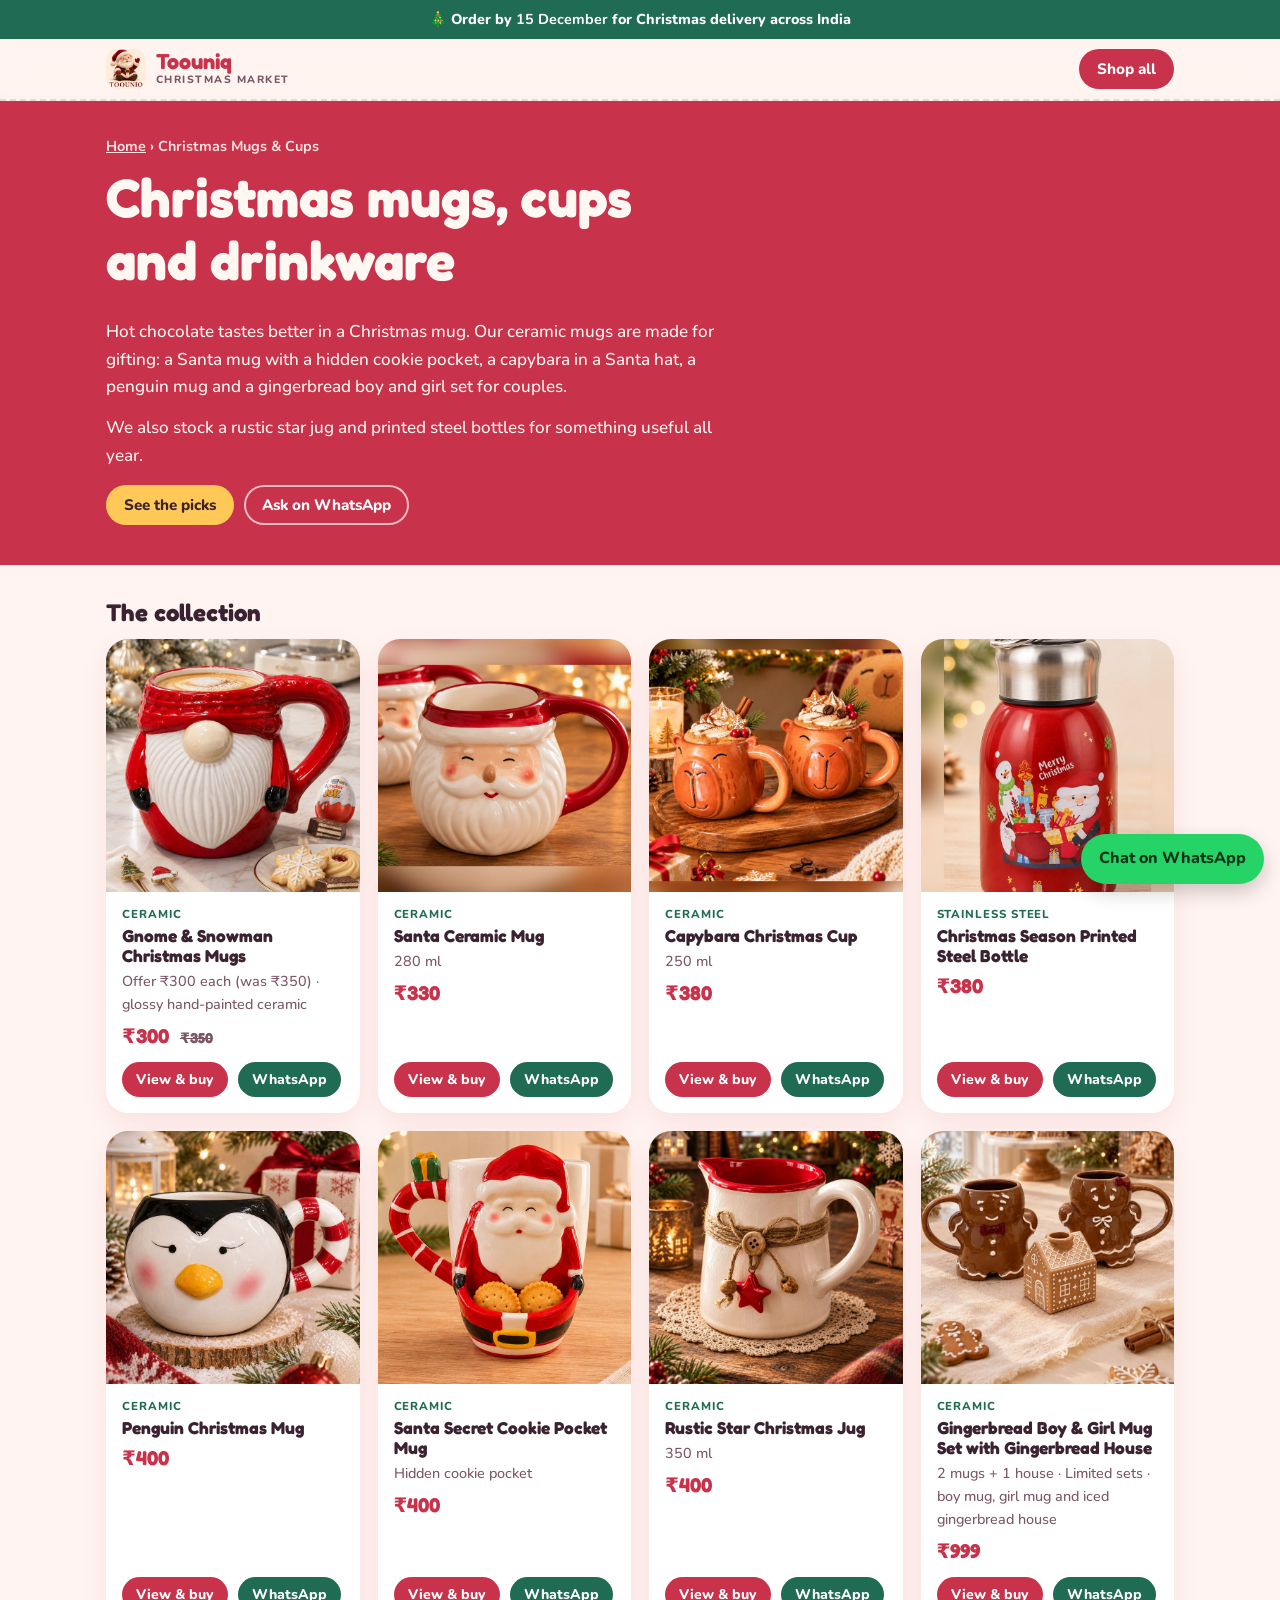
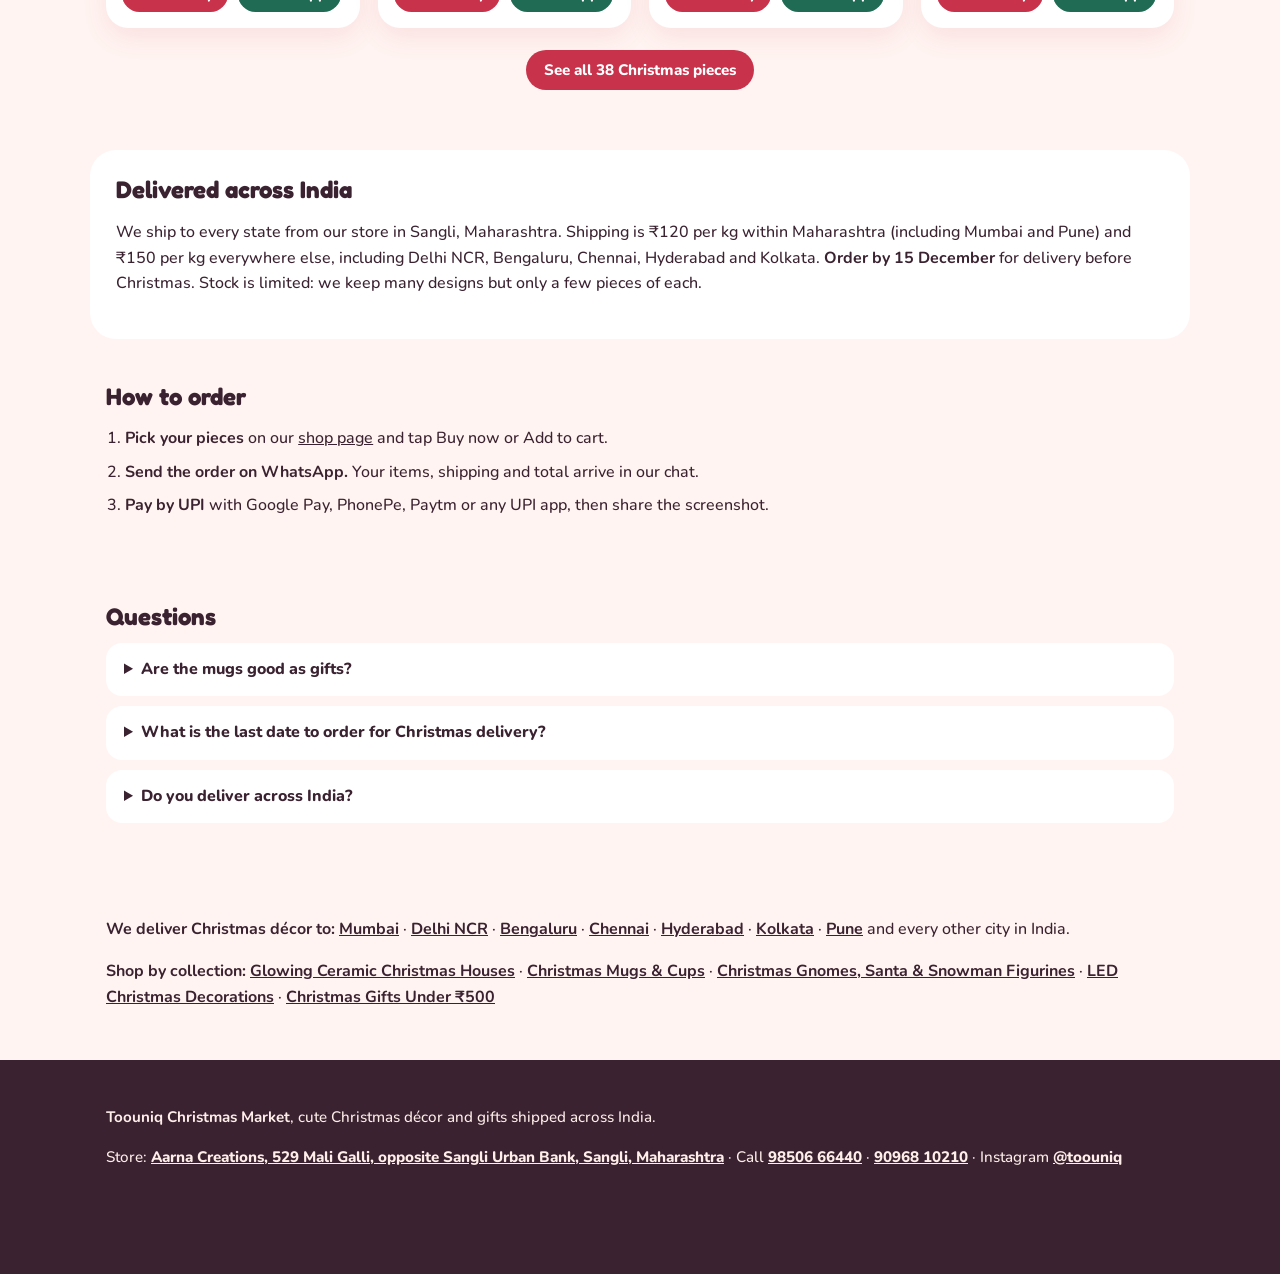
<file: christmas-mugs/index.html>
<!doctype html>
<html lang="en-IN">
<head>
<meta charset="utf-8">
<meta name="viewport" content="width=device-width, initial-scale=1">
<title>Christmas Mugs &amp; Cups Online India | Toouniq</title>
<meta name="description" content="Cute Christmas mugs online in India: Capybara Christmas Cup, Santa mug, penguin mug, gingerbread couple mug set and more from ₹330. Order on WhatsApp.">
<link rel="canonical" href="https://toouniq.github.io/toouniqxmas-/christmas-mugs/">
<meta name="theme-color" content="#c8324b">
<meta property="og:type" content="website">
<meta property="og:site_name" content="Toouniq Christmas Market">
<meta property="og:title" content="Christmas Mugs &amp; Cups Online India | Toouniq">
<meta property="og:description" content="Cute Christmas mugs online in India: Capybara Christmas Cup, Santa mug, penguin mug, gingerbread couple mug set and more from ₹330. Order on WhatsApp.">
<meta property="og:url" content="https://toouniq.github.io/toouniqxmas-/christmas-mugs/">
<meta property="og:image" content="https://toouniq.github.io/toouniqxmas-/og.jpg">
<meta property="og:locale" content="en_IN">
<meta name="twitter:card" content="summary_large_image">
<link rel="icon" href="../img/santa-avatar.jpg">
<link rel="preconnect" href="https://fonts.googleapis.com">
<link rel="preconnect" href="https://fonts.gstatic.com" crossorigin>
<link rel="stylesheet" href="https://fonts.googleapis.com/css2?family=Fredoka:wght@600;700&family=Nunito:wght@500;700;800&display=swap">
<link rel="stylesheet" href="../assets/pages.css">
<script type="application/ld+json">{"@context": "https://schema.org", "@graph": [{"@type": "CollectionPage", "@id": "https://toouniq.github.io/toouniqxmas-/christmas-mugs/", "url": "https://toouniq.github.io/toouniqxmas-/christmas-mugs/", "name": "Christmas Mugs & Cups Online India | Toouniq", "description": "Cute Christmas mugs online in India: Capybara Christmas Cup, Santa mug, penguin mug, gingerbread couple mug set and more from ₹330. Order on WhatsApp.", "inLanguage": "en-IN", "isPartOf": {"@type": "WebSite", "url": "https://toouniq.github.io/toouniqxmas-/", "name": "Toouniq Christmas Market"}, "about": {"@id": "https://toouniq.github.io/toouniqxmas-/#shop"}}, {"@type": "BreadcrumbList", "itemListElement": [{"@type": "ListItem", "position": 1, "name": "Toouniq Christmas Market", "item": "https://toouniq.github.io/toouniqxmas-/"}, {"@type": "ListItem", "position": 2, "name": "Christmas Mugs & Cups", "item": "https://toouniq.github.io/toouniqxmas-/christmas-mugs/"}]}, {"@type": "ItemList", "name": "Christmas mugs, cups and drinkware", "itemListElement": [{"@type": "ListItem", "position": 1, "item": {"@type": "Product", "name": "Gnome & Snowman Christmas Mugs", "image": "https://toouniq.github.io/toouniqxmas-/img/gnome-mug.jpg", "material": "Ceramic", "brand": {"@type": "Brand", "name": "Toouniq"}, "url": "https://toouniq.github.io/toouniqxmas-/#gnome-snowman-christmas-mugs", "offers": {"@type": "Offer", "price": "300", "priceCurrency": "INR", "availability": "https://schema.org/InStock", "url": "https://toouniq.github.io/toouniqxmas-/#gnome-snowman-christmas-mugs"}}}, {"@type": "ListItem", "position": 2, "item": {"@type": "Product", "name": "Santa Ceramic Mug", "image": "https://toouniq.github.io/toouniqxmas-/img/santa-ceramic-mug.jpg", "material": "Ceramic", "brand": {"@type": "Brand", "name": "Toouniq"}, "url": "https://toouniq.github.io/toouniqxmas-/#santa-ceramic-mug", "offers": {"@type": "Offer", "price": "330", "priceCurrency": "INR", "availability": "https://schema.org/InStock", "url": "https://toouniq.github.io/toouniqxmas-/#santa-ceramic-mug"}}}, {"@type": "ListItem", "position": 3, "item": {"@type": "Product", "name": "Capybara Christmas Cup", "image": "https://toouniq.github.io/toouniqxmas-/img/capybara-christmas-cup.jpg", "material": "Ceramic", "brand": {"@type": "Brand", "name": "Toouniq"}, "url": "https://toouniq.github.io/toouniqxmas-/#capybara-christmas-cup", "offers": {"@type": "Offer", "price": "380", "priceCurrency": "INR", "availability": "https://schema.org/InStock", "url": "https://toouniq.github.io/toouniqxmas-/#capybara-christmas-cup"}}}, {"@type": "ListItem", "position": 4, "item": {"@type": "Product", "name": "Christmas Season Printed Steel Bottle", "image": "https://toouniq.github.io/toouniqxmas-/img/steel-bottle-red.jpg", "material": "Stainless steel", "brand": {"@type": "Brand", "name": "Toouniq"}, "url": "https://toouniq.github.io/toouniqxmas-/#christmas-season-printed-steel-bottle", "offers": {"@type": "Offer", "price": "380", "priceCurrency": "INR", "availability": "https://schema.org/InStock", "url": "https://toouniq.github.io/toouniqxmas-/#christmas-season-printed-steel-bottle"}}}, {"@type": "ListItem", "position": 5, "item": {"@type": "Product", "name": "Penguin Christmas Mug", "image": "https://toouniq.github.io/toouniqxmas-/img/penguin-christmas-mug.jpg", "material": "Ceramic", "brand": {"@type": "Brand", "name": "Toouniq"}, "url": "https://toouniq.github.io/toouniqxmas-/#penguin-christmas-mug", "offers": {"@type": "Offer", "price": "400", "priceCurrency": "INR", "availability": "https://schema.org/InStock", "url": "https://toouniq.github.io/toouniqxmas-/#penguin-christmas-mug"}}}, {"@type": "ListItem", "position": 6, "item": {"@type": "Product", "name": "Santa Secret Cookie Pocket Mug", "image": "https://toouniq.github.io/toouniqxmas-/img/santa-cookie-pocket-mug.jpg", "material": "Ceramic", "brand": {"@type": "Brand", "name": "Toouniq"}, "url": "https://toouniq.github.io/toouniqxmas-/#santa-secret-cookie-pocket-mug", "offers": {"@type": "Offer", "price": "400", "priceCurrency": "INR", "availability": "https://schema.org/InStock", "url": "https://toouniq.github.io/toouniqxmas-/#santa-secret-cookie-pocket-mug"}}}, {"@type": "ListItem", "position": 7, "item": {"@type": "Product", "name": "Rustic Star Christmas Jug", "image": "https://toouniq.github.io/toouniqxmas-/img/rustic-star-christmas-jug.jpg", "material": "Ceramic", "brand": {"@type": "Brand", "name": "Toouniq"}, "url": "https://toouniq.github.io/toouniqxmas-/#rustic-star-christmas-jug", "offers": {"@type": "Offer", "price": "400", "priceCurrency": "INR", "availability": "https://schema.org/InStock", "url": "https://toouniq.github.io/toouniqxmas-/#rustic-star-christmas-jug"}}}, {"@type": "ListItem", "position": 8, "item": {"@type": "Product", "name": "Gingerbread Boy & Girl Mug Set with Gingerbread House", "image": "https://toouniq.github.io/toouniqxmas-/img/gingerbread-mug-set.jpg", "material": "Ceramic", "brand": {"@type": "Brand", "name": "Toouniq"}, "url": "https://toouniq.github.io/toouniqxmas-/#gingerbread-boy-girl-mug-set-with-gingerbread-house", "offers": {"@type": "Offer", "price": "999", "priceCurrency": "INR", "availability": "https://schema.org/InStock", "url": "https://toouniq.github.io/toouniqxmas-/#gingerbread-boy-girl-mug-set-with-gingerbread-house"}}}]}, {"@type": "FAQPage", "mainEntity": [{"@type": "Question", "name": "Are the mugs good as gifts?", "acceptedAnswer": {"@type": "Answer", "text": "Yes. The Gingerbread Boy & Girl Mug Set is a popular couple gift, and single mugs like the Capybara Christmas Cup or Santa Ceramic Mug work well for Secret Santa."}}, {"@type": "Question", "name": "What is the last date to order for Christmas delivery?", "acceptedAnswer": {"@type": "Answer", "text": "Order by 15 December for delivery before Christmas anywhere in India."}}, {"@type": "Question", "name": "Do you deliver across India?", "acceptedAnswer": {"@type": "Answer", "text": "Yes. Shipping is ₹120 per kg within Maharashtra and ₹150 per kg for all other states, rounded up to the next full kg."}}]}]}</script>
</head>
<body>
<div class="cutoff">🎄 Order by <b>15 December</b> for Christmas delivery across India</div>
<header class="top"><div class="wrap">
  <a class="brand" href="../"><img src="../img/toouniq-logo.jpg" alt="Toouniq logo" width="40" height="40"><span><b>Toouniq</b><small>Christmas Market</small></span></a>
  <a class="b b-cran" href="../#shop">Shop all</a>
</div></header>
<main>
<section class="hero"><div class="wrap">
  <nav class="crumbs" aria-label="Breadcrumb"><a href="../">Home</a> › <span>Christmas Mugs &amp; Cups</span></nav>
  <h1>Christmas mugs, cups and drinkware</h1>
  <p class="lead">Hot chocolate tastes better in a Christmas mug. Our ceramic mugs are made for gifting: a Santa mug with a hidden cookie pocket, a capybara in a Santa hat, a penguin mug and a gingerbread boy and girl set for couples.</p><p class="lead">We also stock a rustic star jug and printed steel bottles for something useful all year.</p>
  <div class="acts"><a class="b b-gold" href="#picks">See the picks</a><a class="b b-ghost" href="https://wa.me/919096810210?text=Hi%20Toouniq%21%20I%20have%20a%20question%20about%20Christmas%20d%C3%A9cor." target="_blank" rel="noopener">Ask on WhatsApp</a></div>
</div></section>
<section class="wrap sec" id="picks">
  <h2>The collection</h2>
  <div class="grid">
<article class="pc">
  <a href="../#gnome-snowman-christmas-mugs"><img src="../img/gnome-mug.jpg" alt="Gnome &amp; Snowman Christmas Mugs, ceramic Christmas décor" width="400" height="400" loading="lazy"></a>
  <div class="pi"><span class="mat">Ceramic</span>
    <h3><a href="../#gnome-snowman-christmas-mugs">Gnome &amp; Snowman Christmas Mugs</a></h3>
    <p class="note">Offer ₹300 each (was ₹350) · glossy hand-painted ceramic</p>
    <p class="price">₹300 <s>₹350</s></p>
    <div class="acts"><a class="b b-cran" href="../#gnome-snowman-christmas-mugs">View &amp; buy</a><a class="b b-pine" href="https://wa.me/919096810210?text=Hi%20Toouniq%21%20I%27d%20like%20to%20order%3A%20Gnome%20%26%20Snowman%20Christmas%20Mugs%20%28%E2%82%B9300%29." target="_blank" rel="noopener">WhatsApp</a></div>
  </div>
</article>
<article class="pc">
  <a href="../#santa-ceramic-mug"><img src="../img/santa-ceramic-mug.jpg" alt="Santa Ceramic Mug, ceramic Christmas décor" width="400" height="400" loading="lazy"></a>
  <div class="pi"><span class="mat">Ceramic</span>
    <h3><a href="../#santa-ceramic-mug">Santa Ceramic Mug</a></h3>
    <p class="note">280 ml</p>
    <p class="price">₹330</p>
    <div class="acts"><a class="b b-cran" href="../#santa-ceramic-mug">View &amp; buy</a><a class="b b-pine" href="https://wa.me/919096810210?text=Hi%20Toouniq%21%20I%27d%20like%20to%20order%3A%20Santa%20Ceramic%20Mug%20%28%E2%82%B9330%29." target="_blank" rel="noopener">WhatsApp</a></div>
  </div>
</article>
<article class="pc">
  <a href="../#capybara-christmas-cup"><img src="../img/capybara-christmas-cup.jpg" alt="Capybara Christmas Cup, ceramic Christmas décor" width="400" height="400" loading="lazy"></a>
  <div class="pi"><span class="mat">Ceramic</span>
    <h3><a href="../#capybara-christmas-cup">Capybara Christmas Cup</a></h3>
    <p class="note">250 ml</p>
    <p class="price">₹380</p>
    <div class="acts"><a class="b b-cran" href="../#capybara-christmas-cup">View &amp; buy</a><a class="b b-pine" href="https://wa.me/919096810210?text=Hi%20Toouniq%21%20I%27d%20like%20to%20order%3A%20Capybara%20Christmas%20Cup%20%28%E2%82%B9380%29." target="_blank" rel="noopener">WhatsApp</a></div>
  </div>
</article>
<article class="pc">
  <a href="../#christmas-season-printed-steel-bottle"><img src="../img/steel-bottle-red.jpg" alt="Christmas Season Printed Steel Bottle, stainless steel Christmas décor" width="400" height="400" loading="lazy"></a>
  <div class="pi"><span class="mat">Stainless steel</span>
    <h3><a href="../#christmas-season-printed-steel-bottle">Christmas Season Printed Steel Bottle</a></h3>
    
    <p class="price">₹380</p>
    <div class="acts"><a class="b b-cran" href="../#christmas-season-printed-steel-bottle">View &amp; buy</a><a class="b b-pine" href="https://wa.me/919096810210?text=Hi%20Toouniq%21%20I%27d%20like%20to%20order%3A%20Christmas%20Season%20Printed%20Steel%20Bottle%20%28%E2%82%B9380%29." target="_blank" rel="noopener">WhatsApp</a></div>
  </div>
</article>
<article class="pc">
  <a href="../#penguin-christmas-mug"><img src="../img/penguin-christmas-mug.jpg" alt="Penguin Christmas Mug, ceramic Christmas décor" width="400" height="400" loading="lazy"></a>
  <div class="pi"><span class="mat">Ceramic</span>
    <h3><a href="../#penguin-christmas-mug">Penguin Christmas Mug</a></h3>
    
    <p class="price">₹400</p>
    <div class="acts"><a class="b b-cran" href="../#penguin-christmas-mug">View &amp; buy</a><a class="b b-pine" href="https://wa.me/919096810210?text=Hi%20Toouniq%21%20I%27d%20like%20to%20order%3A%20Penguin%20Christmas%20Mug%20%28%E2%82%B9400%29." target="_blank" rel="noopener">WhatsApp</a></div>
  </div>
</article>
<article class="pc">
  <a href="../#santa-secret-cookie-pocket-mug"><img src="../img/santa-cookie-pocket-mug.jpg" alt="Santa Secret Cookie Pocket Mug, ceramic Christmas décor" width="400" height="400" loading="lazy"></a>
  <div class="pi"><span class="mat">Ceramic</span>
    <h3><a href="../#santa-secret-cookie-pocket-mug">Santa Secret Cookie Pocket Mug</a></h3>
    <p class="note">Hidden cookie pocket</p>
    <p class="price">₹400</p>
    <div class="acts"><a class="b b-cran" href="../#santa-secret-cookie-pocket-mug">View &amp; buy</a><a class="b b-pine" href="https://wa.me/919096810210?text=Hi%20Toouniq%21%20I%27d%20like%20to%20order%3A%20Santa%20Secret%20Cookie%20Pocket%20Mug%20%28%E2%82%B9400%29." target="_blank" rel="noopener">WhatsApp</a></div>
  </div>
</article>
<article class="pc">
  <a href="../#rustic-star-christmas-jug"><img src="../img/rustic-star-christmas-jug.jpg" alt="Rustic Star Christmas Jug, ceramic Christmas décor" width="400" height="400" loading="lazy"></a>
  <div class="pi"><span class="mat">Ceramic</span>
    <h3><a href="../#rustic-star-christmas-jug">Rustic Star Christmas Jug</a></h3>
    <p class="note">350 ml</p>
    <p class="price">₹400</p>
    <div class="acts"><a class="b b-cran" href="../#rustic-star-christmas-jug">View &amp; buy</a><a class="b b-pine" href="https://wa.me/919096810210?text=Hi%20Toouniq%21%20I%27d%20like%20to%20order%3A%20Rustic%20Star%20Christmas%20Jug%20%28%E2%82%B9400%29." target="_blank" rel="noopener">WhatsApp</a></div>
  </div>
</article>
<article class="pc">
  <a href="../#gingerbread-boy-girl-mug-set-with-gingerbread-house"><img src="../img/gingerbread-mug-set.jpg" alt="Gingerbread Boy &amp; Girl Mug Set with Gingerbread House, ceramic Christmas décor" width="400" height="400" loading="lazy"></a>
  <div class="pi"><span class="mat">Ceramic</span>
    <h3><a href="../#gingerbread-boy-girl-mug-set-with-gingerbread-house">Gingerbread Boy &amp; Girl Mug Set with Gingerbread House</a></h3>
    <p class="note">2 mugs + 1 house · Limited sets · boy mug, girl mug and iced gingerbread house</p>
    <p class="price">₹999</p>
    <div class="acts"><a class="b b-cran" href="../#gingerbread-boy-girl-mug-set-with-gingerbread-house">View &amp; buy</a><a class="b b-pine" href="https://wa.me/919096810210?text=Hi%20Toouniq%21%20I%27d%20like%20to%20order%3A%20Gingerbread%20Boy%20%26%20Girl%20Mug%20Set%20with%20Gingerbread%20House%20%28%E2%82%B9999%29." target="_blank" rel="noopener">WhatsApp</a></div>
  </div>
</article>
  </div>
  <p class="more"><a class="b b-cran" href="../#shop">See all 38 Christmas pieces</a></p>
</section>
<section class="wrap sec panel">
  <h2>Delivered across India</h2>
  <p>We ship to every state from our store in Sangli, Maharashtra. Shipping is ₹120 per kg within Maharashtra (including Mumbai and Pune) and ₹150 per kg everywhere else, including Delhi NCR, Bengaluru, Chennai, Hyderabad and Kolkata. <b>Order by 15 December</b> for delivery before Christmas. Stock is limited: we keep many designs but only a few pieces of each.</p>
</section>
<section class="wrap sec">
  <h2>How to order</h2>
  <ol class="steps">
    <li><b>Pick your pieces</b> on our <a href="../#shop">shop page</a> and tap Buy now or Add to cart.</li>
    <li><b>Send the order on WhatsApp.</b> Your items, shipping and total arrive in our chat.</li>
    <li><b>Pay by UPI</b> with Google Pay, PhonePe, Paytm or any UPI app, then share the screenshot.</li>
  </ol>
</section>
<section class="wrap sec faq">
  <h2>Questions</h2>
  <details><summary>Are the mugs good as gifts?</summary><p>Yes. The Gingerbread Boy &amp; Girl Mug Set is a popular couple gift, and single mugs like the Capybara Christmas Cup or Santa Ceramic Mug work well for Secret Santa.</p></details><details><summary>What is the last date to order for Christmas delivery?</summary><p>Order by 15 December for delivery before Christmas anywhere in India.</p></details><details><summary>Do you deliver across India?</summary><p>Yes. Shipping is ₹120 per kg within Maharashtra and ₹150 per kg for all other states, rounded up to the next full kg.</p></details>
</section>
<section class="wrap sec links">
  <p><b>We deliver Christmas décor to:</b> <a href="../christmas-decor-mumbai/">Mumbai</a> · <a href="../christmas-decor-delhi-ncr/">Delhi NCR</a> · <a href="../christmas-decor-bengaluru/">Bengaluru</a> · <a href="../christmas-decor-chennai/">Chennai</a> · <a href="../christmas-decor-hyderabad/">Hyderabad</a> · <a href="../christmas-decor-kolkata/">Kolkata</a> · <a href="../christmas-decor-pune/">Pune</a> and every other city in India.</p>
  <p><b>Shop by collection:</b> <a href="../ceramic-christmas-houses/">Glowing Ceramic Christmas Houses</a> · <a href="../christmas-mugs/">Christmas Mugs & Cups</a> · <a href="../christmas-gnomes-santa-snowman/">Christmas Gnomes, Santa & Snowman Figurines</a> · <a href="../christmas-led-decorations/">LED Christmas Decorations</a> · <a href="../christmas-gifts-under-500/">Christmas Gifts Under ₹500</a></p>
</section>
</main>
<footer class="foot"><div class="wrap">
  <p><b>Toouniq Christmas Market</b>, cute Christmas décor and gifts shipped across India.</p>
  <p>Store: <a href="https://maps.app.goo.gl/FKpYqjHd3P21dk3g6" target="_blank" rel="noopener">Aarna Creations, 529 Mali Galli, opposite Sangli Urban Bank, Sangli, Maharashtra</a> · Call <a href="tel:+919850666440">98506 66440</a> · <a href="tel:+919096810210">90968 10210</a> · Instagram <a href="https://www.instagram.com/toouniq/" target="_blank" rel="noopener">@toouniq</a></p>
</div></footer>
<a class="fab" href="https://wa.me/919096810210" target="_blank" rel="noopener" aria-label="Chat on WhatsApp">Chat on WhatsApp</a>
</body>
</html>
</file>
<file: assets/pages.css>
:root{--bg:#fff4f1;--surface:#fff;--surface-2:#ffe8e3;--ink:#3b2230;--soft:#7b5667;--line:#3b223022;--cran:#c8324b;--pine:#1f6b53;--gold:#ffc857;--fd:"Fredoka","Trebuchet MS",system-ui,sans-serif;--fb:"Nunito",system-ui,-apple-system,"Segoe UI",sans-serif}
*,*::before,*::after{box-sizing:border-box}
body{margin:0;background:var(--bg);color:var(--ink);font:500 16px/1.6 var(--fb)}
h1,h2,h3{font-family:var(--fd);line-height:1.15;margin:0 0 .5em}
a{color:inherit}
img{max-width:100%;height:auto;display:block}
.wrap{max-width:1100px;margin-inline:auto;padding-inline:16px}
.cutoff{background:#1f6b53;color:#fff;text-align:center;font-weight:800;font-size:.9rem;padding:8px 12px}
.top{position:sticky;top:0;z-index:5;background:#fff4f1ee;backdrop-filter:blur(8px);border-bottom:2px dashed var(--line)}
.top .wrap{display:flex;align-items:center;justify-content:space-between;gap:12px;padding-block:10px}
.brand{display:flex;align-items:center;gap:10px;text-decoration:none}
.brand img{border-radius:12px}
.brand b{display:block;font:700 1.35rem/1 var(--fd);color:var(--cran)}
.brand small{display:block;font:800 .66rem/1.3 var(--fb);letter-spacing:.14em;text-transform:uppercase;color:var(--soft)}
.b{display:inline-flex;align-items:center;justify-content:center;border-radius:999px;padding:10px 18px;font:800 .95rem var(--fb);text-decoration:none;border:0}
.b-cran{background:var(--cran);color:#fff}.b-pine{background:var(--pine);color:#fff}.b-gold{background:var(--gold);color:#3b2230}.b-ghost{color:#fff;box-shadow:inset 0 0 0 2px #fffa}
.hero{background:var(--cran);color:#fff7f2;padding:34px 0 40px}
.hero h1{font-size:clamp(2rem,5.5vw,3.4rem);max-width:20ch;margin-top:8px}
.crumbs{font-weight:700;font-size:.9rem;opacity:.9}.crumbs a{color:inherit}
.lead{max-width:62ch;font-size:1.07rem;margin:0 0 .8em}
.acts{display:flex;flex-wrap:wrap;gap:10px;margin-top:16px}
.sec{padding-block:34px}
.grid{display:grid;grid-template-columns:repeat(auto-fill,minmax(230px,1fr));gap:18px}
.pc{background:var(--surface);border-radius:22px;overflow:hidden;box-shadow:0 10px 26px #c8324b18;display:flex;flex-direction:column}
.pc img{aspect-ratio:1;object-fit:cover;width:100%;background:var(--surface-2)}
.pi{padding:14px 16px 16px;display:flex;flex-direction:column;gap:4px;flex:1}
.pi h3{font-size:1.08rem;margin:0}.pi h3 a{text-decoration:none}
.mat{font:800 .72rem var(--fb);letter-spacing:.08em;text-transform:uppercase;color:var(--pine)}
.note{color:var(--soft);font-size:.9rem;margin:0}
.price{font:700 1.25rem var(--fd);color:var(--cran);margin:4px 0 0}.price s{color:var(--soft);font-size:.9rem;margin-left:6px}
.pi .acts{margin-top:auto;padding-top:10px}.pi .b{padding:8px 14px;font-size:.88rem}
.more{text-align:center;margin-top:22px}
.panel{background:var(--surface);border-radius:26px;padding:26px;margin-block:10px}
table{border-collapse:collapse;width:100%;margin:12px 0;font-size:.95rem}
th,td{text-align:left;padding:10px 8px;border-bottom:1px solid var(--line)}th{font-weight:800}
.steps{padding-left:1.2em}.steps li{margin-bottom:8px}
.faq details{background:var(--surface);border-radius:16px;padding:14px 18px;margin-bottom:10px}
.faq summary{font-weight:800;cursor:pointer}.faq details p{margin:.6em 0 0}
.links a{font-weight:700}
.foot{background:var(--ink);color:#fdeee9;padding:30px 0 90px;font-size:.95rem}.foot a{color:inherit;font-weight:800}
.fab{position:fixed;right:16px;bottom:16px;background:#25d366;color:#08331a;font-weight:800;padding:12px 18px;border-radius:999px;text-decoration:none;box-shadow:0 8px 20px #0003}
:focus-visible{outline:3px solid var(--pine);outline-offset:3px}
</file>
